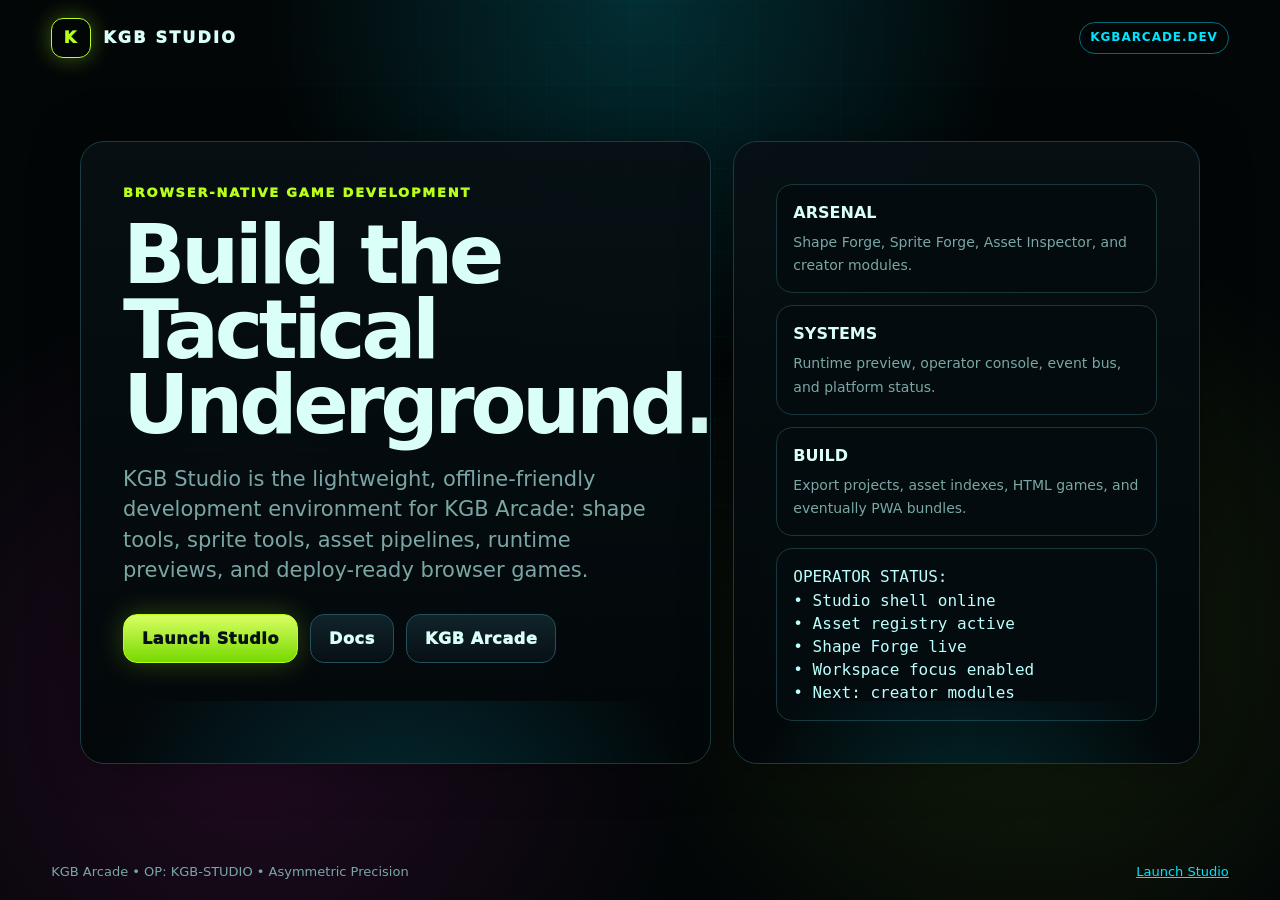
<file: index.html>
<!doctype html>
<html lang="en">
<head>
<meta charset="utf-8">
<meta name="viewport" content="width=device-width,initial-scale=1,viewport-fit=cover">
<link rel="icon" href="icons-KGBA-Logo_small.png" type="image/png">
<title>KGB Studio — Browser-Native Arcade Development</title>
<meta name="description" content="KGB Studio is a browser-native game development environment for KGB Arcade.">
<style>
:root{
  --bg:#020607; --panel:#071014; --line:#1b3b42; --text:#d9fff8;
  --muted:#7aa7a6; --green:#b8ff19; --cyan:#00e5ff; --mag:#ff2bd6;
}
*{box-sizing:border-box}
html,body{
  margin:0; min-height:100%;
  background:
    radial-gradient(circle at 50% 0%,rgba(0,229,255,.18),transparent 34%),
    radial-gradient(circle at 20% 80%,rgba(255,43,214,.12),transparent 36%),
    radial-gradient(circle at 80% 70%,rgba(184,255,25,.10),transparent 34%),
    #020607;
  color:var(--text);
  font:16px/1.45 system-ui,-apple-system,Segoe UI,Roboto,Arial,sans-serif;
}
body:before{
  content:""; position:fixed; inset:0; pointer-events:none;
  background:
    linear-gradient(rgba(0,229,255,.035) 1px,transparent 1px),
    linear-gradient(90deg,rgba(0,229,255,.035) 1px,transparent 1px);
  background-size:42px 42px;
  mask-image:radial-gradient(circle at 50% 35%,#000 0%,transparent 78%);
}
.wrap{min-height:100vh;display:grid;grid-template-rows:auto 1fr auto}
header,footer{
  display:flex;align-items:center;justify-content:space-between;gap:16px;
  padding:18px clamp(18px,4vw,56px);
}
.brand{display:flex;align-items:center;gap:12px;font-weight:1000;letter-spacing:.14em}
.logo{
  width:40px;height:40px;border:1px solid var(--green);border-radius:12px;
  display:grid;place-items:center;color:var(--green);
  box-shadow:0 0 22px rgba(184,255,25,.35);
}
.badge{
  border:1px solid rgba(0,229,255,.45);color:var(--cyan);border-radius:999px;
  padding:6px 10px;font-size:12px;font-weight:900;letter-spacing:.08em;text-transform:uppercase;
}
main{display:grid;place-items:center;padding:28px clamp(18px,4vw,56px) 44px}
.hero{width:min(1120px,100%);display:grid;grid-template-columns:1.15fr .85fr;gap:22px;align-items:stretch}
.panel{
  border:1px solid var(--line);
  background:linear-gradient(180deg,rgba(7,16,20,.92),rgba(2,8,10,.94));
  border-radius:24px;box-shadow:0 0 50px rgba(0,0,0,.35);
  padding:clamp(22px,4vw,42px);position:relative;overflow:hidden;
}
.panel:after{
  content:"";position:absolute;inset:auto -20% -45% -20%;height:55%;
  background:radial-gradient(circle,rgba(0,229,255,.18),transparent 65%);
  pointer-events:none;
}
.eyebrow{color:var(--green);font-weight:1000;letter-spacing:.14em;text-transform:uppercase;font-size:13px}
h1{margin:14px 0 14px;font-size:clamp(42px,7vw,82px);line-height:.92;letter-spacing:-.055em}
.sub{color:var(--muted);max-width:760px;font-size:clamp(17px,2vw,21px)}
.actions{display:flex;flex-wrap:wrap;gap:12px;margin-top:28px}
.btn{
  display:inline-flex;align-items:center;justify-content:center;min-height:48px;
  padding:12px 18px;border-radius:14px;text-decoration:none;font-weight:1000;
  letter-spacing:.04em;border:1px solid #22515b;color:var(--text);
  background:linear-gradient(#10242b,#071014);
}
.btn.primary{
  color:#071014;border-color:var(--green);
  background:linear-gradient(180deg,#d9ff63,#77d900);
  box-shadow:0 0 28px rgba(184,255,25,.24);
}
.btn:hover{border-color:var(--cyan);box-shadow:0 0 20px rgba(0,229,255,.25)}
.grid{display:grid;gap:12px}
.card{border:1px solid #18373d;background:#030b0e;border-radius:16px;padding:16px}
.card b{display:block;margin-bottom:6px;color:var(--text)}
.card span{color:var(--muted);font-size:14px}
.console{font-family:ui-monospace,SFMono-Regular,Menlo,Consolas,monospace;color:#bff;white-space:pre-wrap}
footer{color:var(--muted);font-size:13px}
footer a{color:var(--cyan)}
@media(max-width:860px){
  .hero{grid-template-columns:1fr}
  header,footer{align-items:flex-start;flex-direction:column}
}
</style>
</head>
<body>
<div class="wrap">
<header>
  <div class="brand"><div class="logo">K</div><div>KGB STUDIO</div></div>
  <div class="badge">kgbarcade.dev</div>
</header>

<main>
  <section class="hero">
    <div class="panel">
      <div class="eyebrow">Browser-native game development</div>
      <h1>Build the Tactical Underground.</h1>
      <p class="sub">
        KGB Studio is the lightweight, offline-friendly development environment for KGB Arcade:
        shape tools, sprite tools, asset pipelines, runtime previews, and deploy-ready browser games.
      </p>
      <div class="actions">
        <a class="btn primary" href="./studio/">Launch Studio</a>
        <a class="btn" href="./docs/">Docs</a>
        <a class="btn" href="https://kgbarcade.com" rel="noopener">KGB Arcade</a>
      </div>
    </div>

    <div class="panel">
      <div class="grid">
        <div class="card"><b>ARSENAL</b><span>Shape Forge, Sprite Forge, Asset Inspector, and creator modules.</span></div>
        <div class="card"><b>SYSTEMS</b><span>Runtime preview, operator console, event bus, and platform status.</span></div>
        <div class="card"><b>BUILD</b><span>Export projects, asset indexes, HTML games, and eventually PWA bundles.</span></div>
        <div class="card console">OPERATOR STATUS:
• Studio shell online
• Asset registry active
• Shape Forge live
• Workspace focus enabled
• Next: creator modules</div>
      </div>
    </div>
  </section>
</main>

<footer>
  <div>KGB Arcade • OP: KGB-STUDIO • Asymmetric Precision</div>
  <div><a href="./studio/">Launch Studio</a></div>
</footer>
</div>
</body>
</html>
</file>
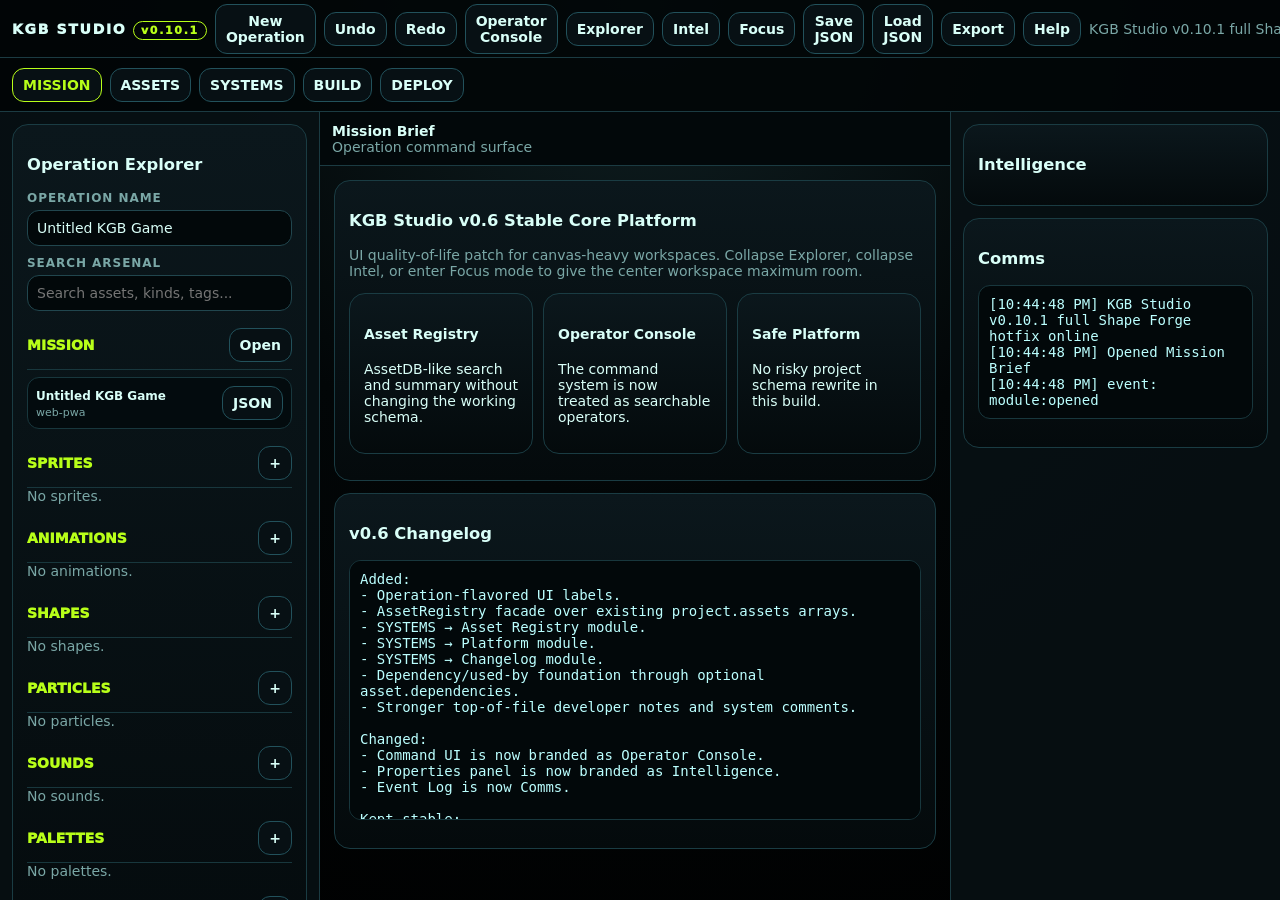
<file: archive/kgb_studio_v0_10_1_full_shape_forge_hotfix.html>
<!doctype html>
<html lang="en">
<head>
<meta charset="utf-8">
<meta name="viewport" content="width=device-width,initial-scale=1">
<title>KGB Studio v0.10.1 - Full Shape Forge Hotfix</title>
<style>
:root{--bg:#020607;--panel:#071014;--line:#1b3b42;--text:#d9fff8;--muted:#7aa7a6;--green:#b8ff19;--cyan:#00e5ff;--mag:#ff2bd6;--orange:#ff8a00}
*{box-sizing:border-box}html,body{height:100%;margin:0;background:radial-gradient(circle at 50% 0%,#102124,#020607 45%,#000);color:var(--text);font:14px system-ui,Segoe UI,Arial;overflow:hidden}
button,input,textarea,select{font:inherit}button{border:1px solid #22515b;background:#071014;color:var(--text);border-radius:12px;padding:8px 10px;font-weight:800;cursor:pointer}button:hover{border-color:var(--cyan)}button.active{border-color:var(--green);color:var(--green)}button.primary{background:linear-gradient(#d9ff63,#77d900);color:#071014;border-color:var(--green)}button.hot{border-color:var(--mag)}input,textarea,select{width:100%;background:#02080a;color:var(--text);border:1px solid #21464e;border-radius:12px;padding:9px}textarea{min-height:110px;font-family:monospace}label{display:block;margin:10px 0 5px;color:var(--muted);font-size:12px;font-weight:900;text-transform:uppercase;letter-spacing:.08em}
.app{height:100%;display:grid;grid-template-rows:58px 54px 1fr}.top,.nav{display:flex;gap:8px;align-items:center;padding:8px 12px;border-bottom:1px solid var(--line);background:rgba(2,6,7,.92);overflow:auto}.brand{font-weight:1000;letter-spacing:.12em;white-space:nowrap}.pill{border:1px solid var(--green);color:var(--green);border-radius:99px;padding:2px 7px;font-size:11px}.status{margin-left:auto;color:var(--muted);white-space:nowrap}.shell{min-height:0;display:grid;grid-template-columns:320px 1fr 330px}.left,.right{min-height:0;overflow:auto;background:rgba(7,16,20,.88);padding:12px;border-right:1px solid var(--line)}.right{border-right:0;border-left:1px solid var(--line)}.center{min-width:0;min-height:0;display:grid;grid-template-rows:54px 1fr}.bar{display:flex;align-items:center;justify-content:space-between;gap:8px;padding:9px 12px;border-bottom:1px solid var(--line);background:#02080a}.work{min-height:0;overflow:auto;padding:14px}.card{background:linear-gradient(#0b171c,#040a0c);border:1px solid #1a3c43;border-radius:16px;padding:14px;margin-bottom:12px}.row{display:flex;gap:8px;align-items:center;flex-wrap:wrap}.grid{display:grid;grid-template-columns:1fr 1fr;gap:12px}.grid3{display:grid;grid-template-columns:repeat(3,1fr);gap:10px}.muted{color:var(--muted)}.treeHead{display:flex;justify-content:space-between;align-items:center;color:var(--green);font-weight:1000;border-bottom:1px solid #18373d;margin-top:10px;padding:7px 0}.treeItem{display:flex;justify-content:space-between;align-items:center;gap:8px;border:1px solid #18373d;border-radius:12px;background:#030b0e;margin:7px 0;padding:8px}.treeItem b{font-size:12px}.treeItem span{font-size:11px;color:var(--muted)}pre{white-space:pre-wrap;max-height:260px;overflow:auto;background:#02080a;border:1px solid #18373d;border-radius:12px;padding:10px;color:#bff}.stage{display:grid;place-items:center;min-height:520px;border:1px solid #18373d;border-radius:18px;background:#000;overflow:hidden}canvas{max-width:100%;height:auto;touch-action:none}.sprite{display:grid;grid-template-columns:1fr 270px;gap:12px}.tools{display:grid;grid-template-columns:1fr 1fr;gap:8px}.moduleCard{border:1px solid #21464e;border-radius:14px;padding:12px;background:#030b0e}.badge{background:var(--green);color:#071014;border-radius:99px;padding:2px 7px;font-size:11px;font-weight:1000}.modalBg{position:fixed;inset:0;display:none;place-items:center;background:rgba(0,0,0,.72);z-index:9;padding:18px}.modalBg.show{display:grid}.modal{max-width:880px;width:100%;max-height:88vh;overflow:auto;background:#061014;border:1px solid var(--cyan);border-radius:18px;padding:16px}.cmd{position:fixed;inset:0;display:none;place-items:start center;background:rgba(0,0,0,.65);z-index:10;padding-top:10vh}.cmd.show{display:grid}.cmdBox{width:min(760px,92vw);background:#061014;border:1px solid var(--cyan);border-radius:18px;padding:12px;box-shadow:0 0 40px rgba(0,229,255,.22)}.cmdItem{padding:10px;border:1px solid #18373d;border-radius:12px;margin-top:8px;background:#030b0e;cursor:pointer}.cmdItem:hover{border-color:var(--green)}.thumb{width:100%;aspect-ratio:1.6;border:1px solid #18373d;border-radius:14px;background:#000;display:grid;place-items:center;overflow:hidden;margin-bottom:10px}.thumb canvas{width:100%;height:100%}.mini{font-size:11px;color:var(--muted)}.tag{display:inline-block;border:1px solid #22515b;border-radius:99px;padding:2px 7px;margin:2px;color:var(--cyan);font-size:11px}.shapeShell{display:grid;grid-template-columns:1fr 280px;gap:12px}.shapeTools{display:grid;grid-template-columns:1fr 1fr;gap:8px}.shapeStage{display:grid;place-items:center;min-height:520px;border:1px solid #18373d;border-radius:18px;background:#000;overflow:hidden}@media(max-width:900px){.shapeShell{grid-template-columns:1fr}.shapeStage{min-height:48vh}}
@media(max-width:900px){.shell{grid-template-columns:1fr;grid-template-rows:auto 1fr auto}.left,.right{max-height:28vh;border:0;border-bottom:1px solid var(--line)}.right{border-top:1px solid var(--line)}.grid,.grid3,.sprite{grid-template-columns:1fr}.status{display:none}.stage{min-height:48vh}}

/*
  Workspace Focus UI
  ------------------
  IMPORTANT FIX:
  Do NOT use display:none on grid children here.

  CSS grid auto-placement will remove display:none items from the grid flow.
  When the left panel disappeared, the center workspace got auto-placed into
  the first 0px column. That is why Explorer collapse created a tiny sliver.

  Instead, keep the left/right grid items present, but collapse their columns
  to 0 and visually hide their contents.
*/
body.left-collapsed .shell{grid-template-columns:0 minmax(0,1fr) 340px}
body.right-collapsed .shell{grid-template-columns:330px minmax(0,1fr) 0}
body.left-collapsed.right-collapsed .shell{grid-template-columns:0 minmax(0,1fr) 0}
body.workspace-focus .shell{grid-template-columns:0 minmax(0,1fr) 0}

body.left-collapsed .left,
body.workspace-focus .left{
  width:0;
  min-width:0;
  padding:0;
  border:0;
  overflow:hidden;
  opacity:0;
  pointer-events:none;
}

body.right-collapsed .right,
body.workspace-focus .right{
  width:0;
  min-width:0;
  padding:0;
  border:0;
  overflow:hidden;
  opacity:0;
  pointer-events:none;
}

body.workspace-focus .workspaceFocusBtn{border-color:var(--green);color:var(--green)}
body.left-collapsed #toggleLeftBtn,body.right-collapsed #toggleRightBtn{border-color:var(--green);color:var(--green)}
.focusHint{font-size:11px;color:var(--muted)}
.shapeList{max-height:170px;overflow:auto;border:1px solid #18373d;border-radius:12px;padding:8px;background:#02080a}
.shapeList label{display:flex;align-items:center;gap:6px;margin:4px 0;color:var(--text);font-size:12px;text-transform:none;letter-spacing:0}
.shapeList input{width:auto}.transformGrid{display:grid;grid-template-columns:1fr 1fr;gap:8px}.transformGrid input{padding:7px;font-size:12px}


/*
  Full Shape Forge host styles.
  The full standalone tool runs inside an iframe so its UI and behavior stay
  isolated from the Studio shell.
*/
.forgeHost{display:grid;grid-template-rows:auto minmax(0,1fr);gap:10px;min-height:calc(100vh - 150px)}
.forgeToolbar{display:flex;gap:8px;align-items:center;flex-wrap:wrap}
.forgeFrame{width:100%;height:calc(100vh - 185px);min-height:680px;border:1px solid #18373d;border-radius:18px;background:#020607}
@media(max-width:900px){.forgeFrame{height:70vh;min-height:620px}}
</style>
</head>
<body>
<div class="app">
<header class="top"><div class="brand">KGB STUDIO <span class="pill">v0.10.1</span></div><button id="newBtn">New Operation</button><button id="undoBtn">Undo</button><button id="redoBtn">Redo</button><button id="cmdBtn">Operator Console</button><button id="toggleLeftBtn" title="Collapse/expand Operation Explorer">Explorer</button><button id="toggleRightBtn" title="Collapse/expand Intelligence/Comms">Intel</button><button id="focusBtn" class="workspaceFocusBtn" title="Focus workspace">Focus</button><button id="saveBtn">Save JSON</button><button id="loadBtn">Load JSON</button><input id="loadInput" type="file" accept=".json" hidden><button id="exportBtn">Export</button><button id="helpBtn">Help</button><div id="status" class="status">Ready.</div></header>
<nav id="nav" class="nav"></nav>
<section class="shell">
<aside class="left"><div class="card"><h3>Operation Explorer</h3><label>Operation Name</label><input id="projectName"><label>Search Arsenal</label><input id="filter" placeholder="Search assets, kinds, tags..."><div id="explorer"></div></div></aside>
<main class="center"><div class="bar"><div><b id="title"></b><div id="subtitle" class="muted"></div></div><div id="actions" class="row"></div></div><div id="work" class="work"></div></main>
<aside class="right"><div class="card"><h3>Intelligence</h3><div id="props" class="muted">No asset selected.</div></div><div class="card"><h3>Comms</h3><pre id="log"></pre></div></aside>
</section>
</div>
<div id="modalBg" class="modalBg"><div class="modal"><div class="row" style="justify-content:space-between"><h2 id="modalTitle">Help</h2><button id="closeModal">Close</button></div><div id="modalBody"></div></div></div>
<div id="cmd" class="cmd"><div class="cmdBox"><input id="cmdSearch" placeholder="Type a command..."><div id="cmdList"></div></div></div>

<script>

/*
===============================================================================
KGB STUDIO v0.10.1 — FULL SHAPE FORGE INTEGRATION HOTFIX

WHY THIS VERSION EXISTS
-----------------------
v0.10 embedded the full standalone Shape Forge, but the outer Studio page went
blank in the browser. The cause was embedded script-closing markup inside the
HTML string. Browsers close script blocks while parsing HTML, even when that
sequence appears inside a JavaScript string.

This hotfix rebuilds from the known-good v0.9 Studio file and escapes embedded
script closers before insertion.

WHAT'S NEW / FIXED IN v0.10.1
-----------------------------
Fixed:
- Studio no longer goes blank when loading the full embedded Shape Forge.
- Embedded script closers are escaped before browser parsing.
- Final HTML is validated to contain only one real outer script closer.

Added:
- Full standalone KGB Shape Forge v6.4 embedded as ASSETS -> Shape Forge.
- Studio bridge for saving full forge projects into Studio assets.
- Download Standalone Forge button.
- Focus Workspace button.
- Undo/Redo timing fix inside the embedded Shape Forge.

REPO ACTION
-----------
Replace /studio/index.html with this file.

SUGGESTED COMMIT
----------------
Hotfix full Shape Forge integration

===============================================================================
*/
const $=s=>document.querySelector(s), $$=s=>[...document.querySelectorAll(s)];
const uid=p=>p+"_"+Date.now().toString(36)+"_"+Math.random().toString(36).slice(2,7);
function esc(s){return String(s??"").replace(/[&<>"']/g,c=>({"&":"&amp;","<":"&lt;",">":"&gt;","\"":"&quot;","'":"&#39;"}[c]||c))}
function safe(s){return String(s||"kgb_project").toLowerCase().replace(/[^a-z0-9]+/g,"_").replace(/^_|_$/g,"")}
function dl(n,t,m="text/plain"){const b=new Blob([t],{type:m}),a=document.createElement("a");a.href=URL.createObjectURL(b);a.download=n;a.click();URL.revokeObjectURL(a.href)}
function project(name="Untitled KGB Game"){const now=new Date().toISOString();return{meta:{name,created:now,updated:now,studioVersion:"0.10.1"},mission:{note:""},assets:{sprites:[],animations:[],shapes:[],particles:[],sounds:[],palettes:[],tiles:[],maps:[],misc:[]},settings:{theme:"kgb-neon",target:"web-pwa"}}}
function norm(p){let b=project(p?.meta?.name);return{...b,...p,meta:{...b.meta,...(p.meta||{})},assets:{...b.assets,...(p.assets||{})},settings:{...b.settings,...(p.settings||{})}}}

/* EVENT BUS: simple pub/sub so modules can emit events without tight coupling. */
const Bus={handlers:{},on(e,fn){(this.handlers[e] ||= []).push(fn)},emit(e,data){(this.handlers[e]||[]).forEach(fn=>fn(data));Studio.log("event: "+e)}};

/* OPERATOR CONSOLE BACKEND: still called Commands internally, but this is our operator search/run system. */
const Commands={
 list:[],
 add(id,label,run){this.list.push({id,label,run})},
 open(){renderCommands();$("#cmd").classList.add("show");$("#cmdSearch").value="";$("#cmdSearch").focus()},
 close(){$("#cmd").classList.remove("show")},
 run(id){let c=this.list.find(x=>x.id===id);if(c){c.run();this.close()}}
};
function renderCommands(){let q=($("#cmdSearch")?.value||"").toLowerCase();$("#cmdList").innerHTML=Commands.list.filter(c=>!q||c.label.toLowerCase().includes(q)||c.id.includes(q)).map(c=>'<div class="cmdItem" data-cmd="'+c.id+'"><b>'+esc(c.label)+'</b><br><span class="muted">'+esc(c.id)+'</span></div>').join("");$("#cmdList").querySelectorAll("[data-cmd]").forEach(x=>x.onclick=()=>Commands.run(x.dataset.cmd))}

/* HISTORY: snapshot-based undo/redo for project-level asset mutations. */
const History={undo:[],redo:[],snapshot(label){Studio.sync();this.undo.push({label,state:JSON.stringify(Studio.state.project)});this.redo=[];updateHistoryButtons()},restore(item){Studio.hydrate(JSON.parse(item.state))},undoIt(){if(!this.undo.length)return;this.redo.push({label:"redo",state:JSON.stringify(Studio.state.project)});this.restore(this.undo.pop());Studio.log("Undo")},redoIt(){if(!this.redo.length)return;this.undo.push({label:"undo",state:JSON.stringify(Studio.state.project)});this.restore(this.redo.pop());Studio.log("Redo")}};
function updateHistoryButtons(){$("#undoBtn").disabled=!History.undo.length;$("#redoBtn").disabled=!History.redo.length}


/*
-------------------------------------------------------------------------------
ASSET REGISTRY FACADE

This is the safe v0.6 version of AssetDB.

Instead of replacing the known-good project.assets arrays, this facade gives us
AssetDB-like capabilities while keeping the existing schema stable.

Later, when we're ready, this can become a true UUID AssetDB. For now it gives:
- all()      -> list every asset across all buckets
- find()     -> search all assets
- get()      -> retrieve an asset by bucket/id
- usedBy()   -> dependency graph foundation
- summary()  -> counts by bucket
-------------------------------------------------------------------------------
*/
const AssetRegistry={
  buckets(){
    return Studio.state.project.assets || {};
  },

  all(){
    const out=[];
    Object.entries(this.buckets()).forEach(([bucket,items])=>{
      (items||[]).forEach(asset=>{
        out.push({bucket,asset});
      });
    });
    return out;
  },

  find(query){
    const q=String(query||"").toLowerCase();
    return this.all().filter(({bucket,asset})=>{
      const text=[
        bucket,
        asset.id,
        asset.name,
        asset.kind,
        asset.adapter,
        ...(asset.tags||[])
      ].join(" ").toLowerCase();
      return !q || text.includes(q);
    });
  },

  get(bucket,id){
    return (this.buckets()[bucket]||[]).find(asset=>asset.id===id);
  },

  usedBy(bucket,id){
    return this.all().filter(({asset})=>{
      return (asset.dependencies||[]).some(dep=>dep.bucket===bucket && dep.id===id);
    });
  },

  summary(){
    const rows={};
    Object.entries(this.buckets()).forEach(([bucket,items])=>{
      rows[bucket]=(items||[]).length;
    });
    return rows;
  }
};

/*
-------------------------------------------------------------------------------
ASSET PREVIEW HELPERS

The Intelligence panel needs a fast way to preview selected assets.

For now:
- Sprite assets with procedural objects are drawn on a mini canvas.
- Other assets get a labeled tactical placeholder card.

This stays intentionally simple so it cannot break the working editor.
-------------------------------------------------------------------------------
*/
function renderAssetPreview(asset,canvas){
  if(!canvas)return;

  const ctx=canvas.getContext("2d");
  ctx.clearRect(0,0,canvas.width,canvas.height);

  // Dark tactical background.
  ctx.fillStyle="#000";
  ctx.fillRect(0,0,canvas.width,canvas.height);

  // Light grid gives every preview the same KGB Studio visual language.
  ctx.strokeStyle="#00e5ff33";
  ctx.lineWidth=1;
  for(let x=0;x<canvas.width;x+=24){
    ctx.beginPath();
    ctx.moveTo(x,0);
    ctx.lineTo(x,canvas.height);
    ctx.stroke();
  }
  for(let y=0;y<canvas.height;y+=24){
    ctx.beginPath();
    ctx.moveTo(0,y);
    ctx.lineTo(canvas.width,y);
    ctx.stroke();
  }

  // Sprite Forge assets currently store procedural objects directly on asset.objects.
  if(asset?.objects?.length){
    ctx.save();
    ctx.scale(0.36,0.36);
    ctx.translate(170,35);

    // Reuse SpriteForge.draw safely by temporarily pointing its ctx at preview ctx.
    const oldCtx=SpriteForge.ctx;
    SpriteForge.ctx=ctx;
    asset.objects.forEach(o=>SpriteForge.draw(o));
    SpriteForge.ctx=oldCtx;

    ctx.restore();
    return;
  }

  // Shape Forge assets store vector objects on asset.shapes.
  if(asset?.shapes?.length && typeof ShapeForge!=="undefined"){
    ctx.save();
    ctx.scale(0.36,0.36);
    ctx.translate(170,35);

    // Reuse ShapeForge.drawShape safely by temporarily pointing its ctx at preview ctx.
    const oldCtx=ShapeForge.ctx;
    ShapeForge.ctx=ctx;
    asset.shapes.forEach(o=>ShapeForge.drawShape(o));
    ShapeForge.ctx=oldCtx;

    ctx.restore();
    return;
  }

  // Generic fallback preview for non-canvas assets.
  ctx.fillStyle="#b8ff19";
  ctx.font="bold 18px system-ui";
  ctx.fillText(String(asset?.kind||"asset").toUpperCase(),20,42);
  ctx.fillStyle="#7aa7a6";
  ctx.font="14px system-ui";
  ctx.fillText(String(asset?.name||"Unnamed Asset"),20,68);
}

/*
-------------------------------------------------------------------------------
DEPENDENCY VIEW HELPERS

Dependencies are optional in this stable schema.

A dependency is expected to look like:
  { bucket: "sprites", id: "sprites_xxxxx" }

This creates the foundation for richer dependency graphs later.
-------------------------------------------------------------------------------
*/
function dependencyLabel(dep){
  if(!dep)return "unknown dependency";
  const target=AssetRegistry.get(dep.bucket,dep.id);
  return target ? (target.name||target.id) : `${dep.bucket}/${dep.id}`;
}


/* STUDIO CORE: owns module registry, adapter registry, shared project state, selection, and mutation helpers. */
const Studio={
 modules:new Map(), adapters:new Map(), state:{project:project(),selection:null},
 log(m){$("#log").textContent="["+new Date().toLocaleTimeString()+"] "+m+"\n"+$("#log").textContent;$("#status").textContent=m},
 register(m){this.modules.set(m.id,m)},
 installAdapter(a){this.adapters.set(a.id,a);this.register(a.toModule())},
 open(id,opt={}){const m=this.modules.get(id);if(!m)return this.log("Missing module "+id);$("#title").textContent=m.title;$("#subtitle").textContent=m.description||"";$("#work").innerHTML="";$("#actions").innerHTML="";$("#props").innerHTML="";m.render?.($("#work"),this,opt);m.actions?.($("#actions"),this,opt);m.properties?.($("#props"),this,opt);$$("[data-section]").forEach(b=>b.classList.toggle("active",b.dataset.section===m.section));Bus.emit("module:opened",{id});this.log("Opened "+m.title)},
 sync(){this.state.project.meta.name=$("#projectName").value.trim()||"Untitled KGB Game";this.state.project.meta.updated=new Date().toISOString()},
 exportProject(){this.sync();return JSON.stringify(this.state.project,null,2)},
 hydrate(p){this.state.project=norm(p);$("#projectName").value=this.state.project.meta.name;renderExplorer();this.renderProps();updateHistoryButtons();this.log("Project loaded")},
 mutate(label,fn){History.snapshot(label);fn();this.sync();renderExplorer();this.renderProps();Bus.emit("project:changed",{label})},
 addAsset(type,a){this.mutate("add "+type,()=>{a.id ||= uid(type);a.created ||= new Date().toISOString();a.updated=new Date().toISOString();this.state.project.assets[type].push(a)});this.log("Saved "+type.slice(0,-1)+": "+a.name);return a},
 find(type,id){return(this.state.project.assets[type]||[]).find(a=>a.id===id)},
 updateAsset(type,id,patch){this.mutate("update asset",()=>{let a=this.find(type,id);if(a)Object.assign(a,patch,{id,updated:new Date().toISOString()})});},
 deleteAsset(type,id){this.mutate("delete asset",()=>{let arr=this.state.project.assets[type]||[],i=arr.findIndex(a=>a.id===id);if(i>=0)arr.splice(i,1);this.state.selection=null})},
 duplicateAsset(type,id){this.mutate("duplicate asset",()=>{let a=this.find(type,id);if(a){let c=JSON.parse(JSON.stringify(a));c.id=uid(type);c.name=(c.name||"Asset")+" Copy";this.state.project.assets[type].push(c)}})},
 selectAsset(type,id){let a=this.find(type,id);if(!a)return;this.state.selection={type,id};this.renderProps();let adapter=[...this.adapters.values()].find(ad=>ad.canOpen?.(a));if(adapter)this.open(adapter.moduleId,{asset:a});else this.log("Selected "+a.name)},
 renderProps(){
  let s=this.state.selection,p=$("#props");

  // Nothing selected: keep Intelligence quiet and clear.
  if(!s){
    p.innerHTML='<div class="muted">No asset selected.</div>';
    return;
  }

  let a=this.find(s.type,s.id);
  if(!a){
    p.textContent="Missing asset";
    return;
  }

  // Optional dependency data. This does not require a schema migration.
  let deps=a.dependencies||[];
  let usedBy=AssetRegistry.usedBy(s.type,s.id);

  // Rich Intelligence panel. This is still backed by the stable v0.5/v0.6 asset shape.
  p.innerHTML=
    '<div class="thumb"><canvas id="assetThumb" width="320" height="200"></canvas></div>'+
    '<label>Name</label><input id="pname" value="'+esc(a.name||"")+'">'+
    '<label>Bucket</label><input disabled value="'+esc(s.type)+'">'+
    '<label>Kind</label><input disabled value="'+esc(a.kind||"asset")+'">'+
    '<label>Folder</label><input id="pfolder" value="'+esc(a.folder||"/")+'">'+
    '<label>Tags comma-separated</label><input id="ptags" value="'+esc((a.tags||[]).join(", "))+'">'+
    '<label>Notes</label><textarea id="pnotes">'+esc(a.notes||"")+'</textarea>'+
    '<div class="row">'+
      '<button class="primary" id="applyP">Apply</button>'+
      '<button id="openP">Open</button>'+
      '<button id="dupeP">Duplicate</button>'+
      '<button class="hot" id="delP">Delete</button>'+
    '</div>'+
    '<p class="mini">ID: '+esc(a.id||"")+'</p>'+
    '<p class="mini">Dependencies: '+deps.length+' • Used by: '+usedBy.length+'</p>'+
    '<div>'+
      deps.map(dep=>'<span class="tag">uses '+esc(dependencyLabel(dep))+'</span>').join("")+
      usedBy.map(item=>'<span class="tag">used by '+esc(item.asset.name||item.asset.id)+'</span>').join("")+
    '</div>'+
    '<label>Raw Asset JSON</label><textarea id="pjson">'+esc(JSON.stringify(a,null,2))+'</textarea>';

  renderAssetPreview(a,$("#assetThumb"));

  // Apply writes the friendly fields back into the raw JSON object, then saves.
  $("#applyP").onclick=()=>{
    try{
      let raw=JSON.parse($("#pjson").value);
      raw.name=$("#pname").value;
      raw.folder=$("#pfolder").value||"/";
      raw.tags=$("#ptags").value.split(",").map(x=>x.trim()).filter(Boolean);
      raw.notes=$("#pnotes").value;
      this.updateAsset(s.type,s.id,raw);
    }catch(e){
      alert(e.message);
    }
  };

  $("#openP").onclick=()=>this.selectAsset(s.type,s.id);
  $("#dupeP").onclick=()=>this.duplicateAsset(s.type,s.id);
  $("#delP").onclick=()=>{
    if(confirm("Delete asset?"))this.deleteAsset(s.type,s.id);
  };
}
};

const sections={MISSION:[["mission.brief","Brief"],["mission.project","Project JSON"]],ASSETS:[["asset.library","Asset Library"],["asset.inspector","Asset Inspector"],["asset.shapeforge","Shape Forge"],["asset.spriteforge","Sprite Forge"],["asset.adapters","Module Adapters"]],SYSTEMS:[["system.runtime","Runtime Preview"],["system.taio","TAIO"],["system.registry","Asset Registry"],["system.platform","Platform"],["system.events","Event Bus"],["system.changelog","Changelog"]],BUILD:[["build.export","Export"],["build.validate","Validate"]],DEPLOY:[["deploy.notes","Deploy Notes"]]};
function renderNav(){let n=$("#nav");n.innerHTML="";Object.keys(sections).forEach(sec=>{let b=document.createElement("button");b.textContent=sec;b.dataset.section=sec;b.onclick=()=>Studio.open(sections[sec][0][0]);n.appendChild(b)})}
function renderExplorer(){let q=($("#filter")?.value||"").toLowerCase(),p=Studio.state.project,root=$("#explorer");let h='<div class="treeHead"><span>MISSION</span><button data-open="mission.brief">Open</button></div><div class="treeItem"><div><b>'+esc(p.meta.name)+'</b><br><span>'+esc(p.settings.target)+'</span></div><button data-open="mission.project">JSON</button></div>';["sprites","animations","shapes","particles","sounds","palettes","tiles","maps"].forEach(type=>{let arr=(p.assets[type]||[]).filter(a=>!q||(a.name||"").toLowerCase().includes(q)||(a.kind||"").toLowerCase().includes(q));h+='<div class="treeHead"><span>'+type.toUpperCase()+'</span><button data-open="'+(type==="sprites"?"asset.spriteforge":type==="shapes"?"asset.shapeforge":"asset.adapters")+'">+</button></div>';h+=arr.length?arr.map(a=>'<div class="treeItem"><div><b>'+esc(a.name||a.id)+'</b><br><span>'+esc(a.kind||"asset")+'</span></div><button data-type="'+type+'" data-id="'+a.id+'">Open</button></div>').join(""):'<div class="muted">No '+type+'.</div>'});root.innerHTML=h;root.querySelectorAll("[data-open]").forEach(b=>b.onclick=()=>Studio.open(b.dataset.open));root.querySelectorAll("[data-id]").forEach(b=>b.onclick=()=>Studio.selectAsset(b.dataset.type,b.dataset.id))}

/* TOOL ADAPTER FACTORY: promotes standalone tools into Studio modules without rewriting them. */
function createToolAdapter(o){return{...o,toModule(){return{id:o.moduleId,section:o.section,title:o.title,description:o.description,render:(r,s,opt)=>o.render(r,s,opt),actions:(r,s,opt)=>{r.innerHTML='<button id="adSave">Save Asset</button><button id="adExport">Export</button>';$("#adSave").onclick=()=>o.save?.(s,opt);$("#adExport").onclick=()=>o.exportAsset?.(s,opt)},properties:(p,s,opt)=>{p.innerHTML=opt?.asset?'<div class="muted">Opened: '+esc(opt.asset.name)+'</div>':'<div class="muted">'+esc(o.title)+' adapter active.</div>'}}}}}

/* SPRITE FORGE LITE: the first embedded canvas asset editor. Kept stable from v0.5. */
const SpriteForge={canvas:null,ctx:null,objects:[],selectedId:null,tool:"select",isDown:false,draft:null,start:null,currentAsset:null,style:{fill:"#ff8a00",stroke:"#b8ff19",weight:4,glow:12},
 init(asset){this.canvas=$("#spriteCanvas");this.ctx=this.canvas.getContext("2d");this.objects=asset?.objects?JSON.parse(JSON.stringify(asset.objects)):[];this.currentAsset=asset||null;this.selectedId=null;this.render();this.canvas.onpointerdown=e=>this.down(e);this.canvas.onpointermove=e=>this.move(e);this.canvas.onpointerup=e=>this.up(e);this.canvas.onpointercancel=e=>this.up(e)},
 pos(e){let r=this.canvas.getBoundingClientRect();return{x:(e.clientX-r.left)*this.canvas.width/r.width,y:(e.clientY-r.top)*this.canvas.height/r.height}},
 down(e){this.canvas.setPointerCapture(e.pointerId);this.isDown=true;let p=this.pos(e);this.start=p;if(this.tool==="select"){let hit=this.hit(p.x,p.y);this.selectedId=hit?.id||null;this.draft=hit?{x:p.x,y:p.y,ox:hit.x,oy:hit.y,pts:hit.points?JSON.parse(JSON.stringify(hit.points)):null}:null;this.render();return}if(this.tool==="pen"){this.draft={type:"path",points:[p],style:{...this.style},id:uid("obj")};return}this.draft={type:this.tool,x:p.x,y:p.y,w:1,h:1,style:{...this.style},id:uid("obj")}},
 move(e){if(!this.isDown)return;let p=this.pos(e);if(this.tool==="select"&&this.selectedId&&this.draft){let o=this.objects.find(x=>x.id===this.selectedId);if(o){if(o.points&&this.draft.pts){let dx=p.x-this.draft.x,dy=p.y-this.draft.y;o.points=this.draft.pts.map(pt=>({x:pt.x+dx,y:pt.y+dy}))}else{o.x=this.draft.ox+(p.x-this.draft.x);o.y=this.draft.oy+(p.y-this.draft.y)}this.render()}return}if(this.tool==="pen"&&this.draft){this.draft.points.push(p);this.render();this.draw(this.draft);return}if(this.draft){this.draft.w=p.x-this.start.x;this.draft.h=p.y-this.start.y;this.render();this.draw(this.draft)}},
 up(){if(!this.isDown)return;this.isDown=false;if(this.draft&&this.tool!=="select"){this.objects.push(this.draft);this.selectedId=this.draft.id;this.draft=null;this.render();Bus.emit("sprite:changed",{})}},
 bounds(o){if(o.type==="path"){let xs=o.points.map(p=>p.x),ys=o.points.map(p=>p.y);return{x:Math.min(...xs)-10,y:Math.min(...ys)-10,w:Math.max(...xs)-Math.min(...xs)+20,h:Math.max(...ys)-Math.min(...ys)+20}}return{x:Math.min(o.x,o.x+o.w),y:Math.min(o.y,o.y+o.h),w:Math.abs(o.w),h:Math.abs(o.h)}},
 hit(x,y){for(let i=this.objects.length-1;i>=0;i--){let b=this.bounds(this.objects[i]);if(x>=b.x&&x<=b.x+b.w&&y>=b.y&&y<=b.y+b.h)return this.objects[i]}return null},
 selected(){return this.objects.find(o=>o.id===this.selectedId)},
 render(){let c=this.canvas,ctx=this.ctx;if(!ctx)return;ctx.clearRect(0,0,c.width,c.height);let bg=ctx.createRadialGradient(256,256,20,256,256,420);bg.addColorStop(0,"#092126");bg.addColorStop(1,"#000");ctx.fillStyle=bg;ctx.fillRect(0,0,c.width,c.height);ctx.strokeStyle="#00e5ff22";for(let x=0;x<c.width;x+=32){ctx.beginPath();ctx.moveTo(x,0);ctx.lineTo(x,c.height);ctx.stroke()}for(let y=0;y<c.height;y+=32){ctx.beginPath();ctx.moveTo(0,y);ctx.lineTo(c.width,y);ctx.stroke()}this.objects.forEach(o=>this.draw(o));let s=this.selected();if(s){let b=this.bounds(s);ctx.save();ctx.setLineDash([8,6]);ctx.strokeStyle="#fff";ctx.strokeRect(b.x-6,b.y-6,b.w+12,b.h+12);ctx.restore()}},
 draw(o){let ctx=this.ctx,s=o.style||this.style;ctx.save();ctx.shadowColor=s.stroke;ctx.shadowBlur=s.glow;ctx.lineWidth=s.weight;ctx.strokeStyle=s.stroke;ctx.fillStyle=s.fill;ctx.beginPath();if(o.type==="rect")ctx.rect(o.x,o.y,o.w,o.h);if(o.type==="ellipse")ctx.ellipse(o.x+o.w/2,o.y+o.h/2,Math.abs(o.w/2),Math.abs(o.h/2),0,0,Math.PI*2);if(o.type==="triangle"){ctx.moveTo(o.x+o.w/2,o.y);ctx.lineTo(o.x+o.w,o.y+o.h);ctx.lineTo(o.x,o.y+o.h);ctx.closePath()}if(o.type==="path"){ctx.moveTo(o.points[0].x,o.points[0].y);for(let i=1;i<o.points.length;i++)ctx.lineTo(o.points[i].x,o.points[i].y)}if(o.type!=="path")ctx.fill();ctx.stroke();ctx.restore()},
 payload(){return{name:$("#sfName")?.value||"Procedural Sprite",kind:"procedural-canvas-sprite",adapter:"sprite-forge",objects:JSON.parse(JSON.stringify(this.objects)),drawFunction:this.exportJS()}},
 exportJS(){return "function drawKGBSprite(ctx){\n  const objects="+JSON.stringify(this.objects,null,2)+";\n  // draw objects here\n}"},
 del(){if(!this.selectedId)return;this.objects=this.objects.filter(o=>o.id!==this.selectedId);this.selectedId=null;this.render();Bus.emit("sprite:changed",{})},dupe(){let o=this.selected();if(!o)return;let n=JSON.parse(JSON.stringify(o));n.id=uid("obj");if(n.points)n.points=n.points.map(p=>({x:p.x+18,y:p.y+18}));else{n.x+=18;n.y+=18}this.objects.push(n);this.selectedId=n.id;this.render();Bus.emit("sprite:changed",{})},clear(){if(confirm("Clear?")){this.objects=[];this.selectedId=null;this.render();Bus.emit("sprite:changed",{})}}
};

Studio.register({id:"mission.brief",section:"MISSION",title:"Mission Brief",description:"Operation command surface",render(r){r.innerHTML='<div class="card"><h3>KGB Studio v0.6 Stable Core Platform</h3><p class="muted">UI quality-of-life patch for canvas-heavy workspaces. Collapse Explorer, collapse Intel, or enter Focus mode to give the center workspace maximum room.</p><div class="grid3"><div class="card"><h4>Asset Registry</h4><p>AssetDB-like search and summary without changing the working schema.</p></div><div class="card"><h4>Operator Console</h4><p>The command system is now treated as searchable operators.</p></div><div class="card"><h4>Safe Platform</h4><p>No risky project schema rewrite in this build.</p></div></div></div><div class="card"><h3>v0.6 Changelog</h3><pre>Added:\n- Operation-flavored UI labels.\n- AssetRegistry facade over existing project.assets arrays.\n- SYSTEMS → Asset Registry module.\n- SYSTEMS → Platform module.\n- SYSTEMS → Changelog module.\n- Dependency/used-by foundation through optional asset.dependencies.\n- Stronger top-of-file developer notes and system comments.\n\nChanged:\n- Command UI is now branded as Operator Console.\n- Properties panel is now branded as Intelligence.\n- Event Log is now Comms.\n\nKept stable:\n- Existing v0.5 project schema.\n- Existing adapters.\n- Existing Sprite Forge Lite.\n- Existing undo/redo and command wiring.\n\nSuggested commit:\nHotfix full Shape Forge integration</pre></div>'}});
Studio.register({id:"mission.project",section:"MISSION",title:"Project JSON",description:"Live project object",render(r){r.innerHTML='<div class="card"><h3>Project JSON</h3><button id="refresh">Refresh</button><pre id="json"></pre></div>';$("#refresh").onclick=()=>$("#json").textContent=Studio.exportProject();$("#refresh").click()}});
Studio.register({id:"asset.library",section:"ASSETS",title:"Asset Library",description:"Manage project assets",render(r){r.innerHTML='<div class="card"><h3>Asset Library</h3><p class="muted">Use the Project Explorer on the left. Select assets to open/edit/delete/duplicate.</p><div class="grid3">'+Object.entries(Studio.state.project.assets).map(([k,v])=>'<div class="card"><h4>'+k+'</h4><p>'+v.length+'</p></div>').join("")+'</div></div>'}});

/*
-------------------------------------------------------------------------------
ASSETS → ASSET INSPECTOR

This module explains/hosts the inspector. The live editable inspector is the
right-side Intelligence panel, because that panel follows the selected asset.
-------------------------------------------------------------------------------
*/
Studio.register({id:"asset.inspector",section:"ASSETS",title:"Asset Inspector",description:"Rich metadata, preview, and dependency inspection",render(r){
  const sel=Studio.state.selection;
  const asset=sel?Studio.find(sel.type,sel.id):null;
  r.innerHTML='<div class="card"><h3>Asset Inspector</h3><p class="muted">Select an asset from Operation Explorer. The right-side Intelligence panel now shows preview, metadata, tags, notes, dependencies, used-by, and raw JSON.</p>'+
    (asset?'<pre>'+esc(JSON.stringify({bucket:sel.type,id:asset.id,name:asset.name,kind:asset.kind,tags:asset.tags||[],dependencies:asset.dependencies||[]},null,2))+'</pre>':'<p>No asset selected.</p>')+
    '</div>';
}});


/*
-------------------------------------------------------------------------------
SHAPE FORGE MODULE

Shape Forge is the canonical vector-shape editor path.

This first stable version is deliberately conservative:
- It uses simple object geometry, not complex boolean path math yet.
- It saves into project.assets.shapes using the existing v0.5/v0.7 schema.
- It provides enough drawing/editing to become useful without risking the shell.
- More advanced boolean operations come later after the stable module pattern holds.

Current shape object model:
{
  id,
  type: "rect" | "roundrect" | "ellipse" | "polygon" | "line" | "path",
  x, y, w, h,
  sides,
  points,
  style:{ fill, stroke, weight, glow, opacity }
}
-------------------------------------------------------------------------------
*/
const ShapeForge={
  canvas:null,
  ctx:null,
  shapes:[],
  selectedId:null,
  tool:"select",
  isDown:false,
  draft:null,
  start:null,
  currentAsset:null,
  transformMode:null,
  transformStart:null,

  style:{
    fill:"#ff8a00",
    stroke:"#00e5ff",
    weight:4,
    glow:10,
    opacity:1,
    sides:3,
    radius:18
  },


  /*
  TRANSFORM GIZMO HELPERS
  -----------------------
  These helpers are intentionally local to Shape Forge for now. Once proven,
  the same pattern can be extracted into a shared Studio transform gizmo.
  */
  handleSize(){return 10},

  selectedBounds(){
    const s=this.selected();
    return s?this.bounds(s):null;
  },

  handlesForBounds(b){
    if(!b)return [];
    const x=b.x,y=b.y,w=b.w,h=b.h,cx=x+w/2,cy=y+h/2,hs=this.handleSize();
    return [
      {id:"nw",x,y},{id:"n",x:cx,y},{id:"ne",x:x+w,y},
      {id:"e",x:x+w,y:cy},{id:"se",x:x+w,y:y+h},{id:"s",x:cx,y:y+h},
      {id:"sw",x,y:y+h},{id:"w",x,y:cy}
    ].map(h=>({...h,size:hs}));
  },

  hitHandle(x,y){
    const b=this.selectedBounds();
    if(!b)return null;
    return this.handlesForBounds(b).find(h=>{
      const r=h.size/2+3;
      return x>=h.x-r&&x<=h.x+r&&y>=h.y-r&&y<=h.y+r;
    })||null;
  },

  drawTransformGizmo(){
    const ctx=this.ctx,b=this.selectedBounds();
    if(!ctx||!b)return;

    ctx.save();
    ctx.setLineDash([8,6]);
    ctx.strokeStyle="#fff";
    ctx.lineWidth=2;
    ctx.strokeRect(b.x-6,b.y-6,b.w+12,b.h+12);

    ctx.setLineDash([]);
    this.handlesForBounds(b).forEach(h=>{
      ctx.fillStyle="#020607";
      ctx.strokeStyle="#b8ff19";
      ctx.lineWidth=2;
      ctx.shadowColor="#b8ff19";
      ctx.shadowBlur=8;
      ctx.beginPath();
      ctx.rect(h.x-h.size/2,h.y-h.size/2,h.size,h.size);
      ctx.fill();
      ctx.stroke();
    });
    ctx.restore();
  },

  beginTransform(handle,p){
    const s=this.selected();
    if(!s)return;
    this.transformMode=handle.id;
    this.transformStart={pointer:p,shape:JSON.parse(JSON.stringify(s)),bounds:this.bounds(s)};
  },

  applyResize(p,lockAspect){
    const s=this.selected(),st=this.transformStart;
    if(!s||!st)return;

    const mode=this.transformMode,b=st.bounds;
    let x=b.x,y=b.y,w=b.w,h=b.h;
    const dx=p.x-st.pointer.x,dy=p.y-st.pointer.y;

    if(mode.includes("e"))w=b.w+dx;
    if(mode.includes("s"))h=b.h+dy;
    if(mode.includes("w")){x=b.x+dx;w=b.w-dx}
    if(mode.includes("n")){y=b.y+dy;h=b.h-dy}

    if(lockAspect&&b.w&&b.h){
      const ratio=b.w/b.h;
      if(Math.abs(w-b.w)>Math.abs(h-b.h))h=w/ratio;
      else w=h*ratio;
    }

    this.applyBoundsToShape(s,{x,y,w,h},st.shape);
    this.refreshTransformFields();
  },

  applyBoundsToShape(shape,bounds,source){
    const src=source||shape;

    if(src.type==="compound"&&src.children){
      const old=this.bounds(src);
      const sx=old.w?bounds.w/old.w:1,sy=old.h?bounds.h/old.h:1;
      const mapPoint=p=>({x:bounds.x+(p.x-old.x)*sx,y:bounds.y+(p.y-old.y)*sy});
      const transformChild=(child)=>{
        const copy=JSON.parse(JSON.stringify(child));
        if(copy.children)copy.children=copy.children.map(transformChild);
        else if(copy.points)copy.points=copy.points.map(mapPoint);
        else if(copy.type==="line"){
          const p1=mapPoint({x:copy.x,y:copy.y}),p2=mapPoint({x:copy.x+copy.w,y:copy.y+copy.h});
          copy.x=p1.x;copy.y=p1.y;copy.w=p2.x-p1.x;copy.h=p2.y-p1.y;
        }else{
          const cb=this.bounds(copy);
          copy.x=bounds.x+(copy.x-old.x)*sx;
          copy.y=bounds.y+(copy.y-old.y)*sy;
          copy.w=(copy.w||cb.w)*sx;
          copy.h=(copy.h||cb.h)*sy;
        }
        return copy;
      };
      shape.children=src.children.map(transformChild);
      return;
    }

    if(src.type==="path"&&src.points){
      const old=this.bounds(src);
      const sx=old.w?bounds.w/old.w:1,sy=old.h?bounds.h/old.h:1;
      shape.points=src.points.map(pt=>({x:bounds.x+(pt.x-old.x)*sx,y:bounds.y+(pt.y-old.y)*sy}));
      return;
    }

    if(src.type==="line"){
      shape.x=bounds.x;shape.y=bounds.y;shape.w=bounds.w;shape.h=bounds.h;
      return;
    }

    shape.x=bounds.x;shape.y=bounds.y;shape.w=bounds.w;shape.h=bounds.h;
  },

  refreshTransformFields(){
    const b=this.selectedBounds();
    if(!b)return;
    const vals={shapeX:b.x,shapeY:b.y,shapeW:b.w,shapeH:b.h};
    Object.entries(vals).forEach(([id,val])=>{
      const el=document.getElementById(id);
      if(el)el.value=Math.round(val);
    });
  },

  applyTransformFields(){
    const s=this.selected();
    if(!s)return;
    this.applyBoundsToShape(s,{
      x:+$("#shapeX").value||0,
      y:+$("#shapeY").value||0,
      w:+$("#shapeW").value||1,
      h:+$("#shapeH").value||1
    },JSON.parse(JSON.stringify(s)));
    this.render();
    Bus.emit("shape:transform",{mode:"fields"});
  },

  mirrorSelected(axis){
    const s=this.selected(),b=this.selectedBounds();
    if(!s||!b)return;
    this.mirrorShape(s,axis,b);
    this.render();
    Bus.emit("shape:transform",{mode:"mirror-"+axis});
  },

  mirrorShape(shape,axis,b){
    const mirrorPoint=pt=>axis==="x"
      ? {x:b.x+b.w-(pt.x-b.x),y:pt.y}
      : {x:pt.x,y:b.y+b.h-(pt.y-b.y)};

    if(shape.type==="compound"&&shape.children){
      shape.children.forEach(child=>this.mirrorShape(child,axis,b));
      return;
    }
    if(shape.points){shape.points=shape.points.map(mirrorPoint);return}
    if(shape.type==="line"){
      const p1=mirrorPoint({x:shape.x,y:shape.y});
      const p2=mirrorPoint({x:shape.x+shape.w,y:shape.y+shape.h});
      shape.x=p1.x;shape.y=p1.y;shape.w=p2.x-p1.x;shape.h=p2.y-p1.y;
      return;
    }
    if(axis==="x")shape.x=b.x+b.w-(shape.x-b.x)-shape.w;
    if(axis==="y")shape.y=b.y+b.h-(shape.y-b.y)-shape.h;
  },

  init(asset){
    this.canvas=$("#shapeCanvas");
    this.ctx=this.canvas.getContext("2d");
    this.shapes=asset?.shapes?JSON.parse(JSON.stringify(asset.shapes)):[];
    this.currentAsset=asset||null;
    this.selectedId=null;
    this.tool="select";
    this.render();

    // Pointer events work for mouse, stylus, and touch.
    this.canvas.onpointerdown=e=>this.down(e);
    this.canvas.onpointermove=e=>this.move(e);
    this.canvas.onpointerup=e=>this.up(e);
    this.canvas.onpointercancel=e=>this.up(e);
  },

  pos(e){
    const r=this.canvas.getBoundingClientRect();
    return {
      x:(e.clientX-r.left)*this.canvas.width/r.width,
      y:(e.clientY-r.top)*this.canvas.height/r.height
    };
  },

  down(e){
    this.canvas.setPointerCapture(e.pointerId);
    this.isDown=true;
    const p=this.pos(e);
    this.start=p;

    // Select/move/resize mode.
    if(this.tool==="select"){
      const handle=this.hitHandle(p.x,p.y);
      if(handle){
        this.beginTransform(handle,p);
        return;
      }

      const hit=this.hit(p.x,p.y);
      this.selectedId=hit?.id||null;
      this.draft=hit?{
        x:p.x,
        y:p.y,
        ox:hit.x,
        oy:hit.y,
        pts:hit.points?JSON.parse(JSON.stringify(hit.points)):null,
        original:hit.type==="compound"?JSON.parse(JSON.stringify(hit)):null
      }:null;
      this.render();
      this.refreshTransformFields();
      return;
    }

    // Pen tool records a point path.
    if(this.tool==="pen"){
      this.draft={
        id:uid("shape"),
        type:"path",
        points:[p],
        style:{...this.style}
      };
      return;
    }

    // All other tools start as rectangle-like bounding boxes.
    this.draft={
      id:uid("shape"),
      type:this.tool,
      x:p.x,
      y:p.y,
      w:1,
      h:1,
      sides:+this.style.sides||3,
      radius:+this.style.radius||18,
      style:{...this.style}
    };
  },

  move(e){
    if(!this.isDown)return;
    const p=this.pos(e);

    // Resize selected shape from a transform handle.
    if(this.transformMode){
      this.applyResize(p,e.shiftKey);
      this.render();
      return;
    }

    // Move existing selected shape.
    if(this.tool==="select"&&this.selectedId&&this.draft){
      const o=this.shapes.find(x=>x.id===this.selectedId);
      if(o){
        if(o.points&&this.draft.pts){
          const dx=p.x-this.draft.x, dy=p.y-this.draft.y;
          o.points=this.draft.pts.map(pt=>({x:pt.x+dx,y:pt.y+dy}));
        }else if(o.type==="compound"){
          const dx=p.x-this.draft.x;
          const dy=p.y-this.draft.y;
          this.translateShape(o,dx,dy,this.draft.original);
        }else{
          o.x=this.draft.ox+(p.x-this.draft.x);
          o.y=this.draft.oy+(p.y-this.draft.y);
        }
        this.render();
      }
      return;
    }

    // Continue path drawing.
    if(this.tool==="pen"&&this.draft){
      this.draft.points.push(p);
      this.render();
      this.drawShape(this.draft);
      return;
    }

    // Resize draft shape from start point to current point.
    if(this.draft){
      this.draft.w=p.x-this.start.x;
      this.draft.h=p.y-this.start.y;
      this.render();
      this.drawShape(this.draft);
    }
  },

  up(){
    if(!this.isDown)return;
    this.isDown=false;

    // Finish transform operation.
    if(this.transformMode){
      this.transformMode=null;
      this.transformStart=null;
      this.render();
      Bus.emit("shape:transform",{mode:"resize"});
      return;
    }

    // Finish draft shape.
    if(this.draft&&this.tool!=="select"){
      this.shapes.push(this.draft);
      this.selectedId=this.draft.id;
      this.draft=null;
      this.render();
      Bus.emit("shape:changed",{});
    }
  },

  bounds(o){
    // Compound shapes are operation groups created by Union/Subtract/Intersect.
    // Their bounds are the union of their child bounds.
    if(o.type==="compound"&&o.children?.length){
      const boxes=o.children.map(c=>this.bounds(c));
      const x1=Math.min(...boxes.map(b=>b.x));
      const y1=Math.min(...boxes.map(b=>b.y));
      const x2=Math.max(...boxes.map(b=>b.x+b.w));
      const y2=Math.max(...boxes.map(b=>b.y+b.h));
      return {x:x1,y:y1,w:x2-x1,h:y2-y1};
    }

    if(o.type==="path"||o.type==="line"){
      const pts=o.type==="line"
        ? [{x:o.x,y:o.y},{x:o.x+o.w,y:o.y+o.h}]
        : o.points;
      const xs=pts.map(p=>p.x), ys=pts.map(p=>p.y);
      return {
        x:Math.min(...xs)-10,
        y:Math.min(...ys)-10,
        w:Math.max(...xs)-Math.min(...xs)+20,
        h:Math.max(...ys)-Math.min(...ys)+20
      };
    }
    return {
      x:Math.min(o.x,o.x+o.w),
      y:Math.min(o.y,o.y+o.h),
      w:Math.abs(o.w),
      h:Math.abs(o.h)
    };
  },

  hit(x,y){
    for(let i=this.shapes.length-1;i>=0;i--){
      const b=this.bounds(this.shapes[i]);
      if(x>=b.x&&x<=b.x+b.w&&y>=b.y&&y<=b.y+b.h)return this.shapes[i];
    }
    return null;
  },

  selected(){
    return this.shapes.find(o=>o.id===this.selectedId);
  },

  render(){
    const c=this.canvas,ctx=this.ctx;
    if(!ctx)return;

    ctx.clearRect(0,0,c.width,c.height);

    // Tactical background.
    const bg=ctx.createRadialGradient(256,256,20,256,256,420);
    bg.addColorStop(0,"#092126");
    bg.addColorStop(1,"#000");
    ctx.fillStyle=bg;
    ctx.fillRect(0,0,c.width,c.height);

    // Grid.
    ctx.strokeStyle="#00e5ff22";
    ctx.lineWidth=1;
    for(let x=0;x<c.width;x+=32){
      ctx.beginPath();ctx.moveTo(x,0);ctx.lineTo(x,c.height);ctx.stroke();
    }
    for(let y=0;y<c.height;y+=32){
      ctx.beginPath();ctx.moveTo(0,y);ctx.lineTo(c.width,y);ctx.stroke();
    }

    // Draw all vector objects.
    this.shapes.forEach(o=>this.drawShape(o));

    // Draw transform handles around the selected object.
    this.drawTransformGizmo();

    // Keep the operation checklist and transform fields in sync with the canvas.
    this.refreshShapeList();
    this.refreshTransformFields();
  },

  drawShape(o){
    const ctx=this.ctx;
    if(!ctx||!o)return;

    // Compound shapes are generated by Union/Subtract/Intersect.
    // We render them through an offscreen canvas so we can use canvas
    // compositing safely without complex geometry libraries.
    if(o.type==="compound"){
      this.drawCompound(o);
      return;
    }

    const s=o.style||this.style;

    ctx.save();
    ctx.globalAlpha=s.opacity ?? 1;
    ctx.shadowColor=s.stroke||"#00e5ff";
    ctx.shadowBlur=s.glow||0;
    ctx.lineWidth=s.weight||2;
    ctx.strokeStyle=s.stroke||"#00e5ff";
    ctx.fillStyle=s.fill||"#ff8a00";

    ctx.beginPath();

    if(o.type==="rect"){
      ctx.rect(o.x,o.y,o.w,o.h);
    }

    if(o.type==="roundrect"){
      this.roundRectPath(ctx,o.x,o.y,o.w,o.h,o.radius||18);
    }

    if(o.type==="ellipse"){
      ctx.ellipse(o.x+o.w/2,o.y+o.h/2,Math.abs(o.w/2),Math.abs(o.h/2),0,0,Math.PI*2);
    }

    if(o.type==="polygon"){
      this.polygonPath(ctx,o.x,o.y,o.w,o.h,o.sides||3);
    }

    if(o.type==="line"){
      ctx.moveTo(o.x,o.y);
      ctx.lineTo(o.x+o.w,o.y+o.h);
    }

    if(o.type==="path"&&o.points?.length){
      ctx.moveTo(o.points[0].x,o.points[0].y);
      for(let i=1;i<o.points.length;i++)ctx.lineTo(o.points[i].x,o.points[i].y);
    }

    if(o.type!=="line"&&o.type!=="path")ctx.fill();
    ctx.stroke();
    ctx.restore();
  },

  roundRectPath(ctx,x,y,w,h,r){
    const x1=Math.min(x,x+w), y1=Math.min(y,y+h);
    const x2=Math.max(x,x+w), y2=Math.max(y,y+h);
    const rr=Math.min(Math.abs(r),Math.abs(x2-x1)/2,Math.abs(y2-y1)/2);
    ctx.moveTo(x1+rr,y1);
    ctx.arcTo(x2,y1,x2,y2,rr);
    ctx.arcTo(x2,y2,x1,y2,rr);
    ctx.arcTo(x1,y2,x1,y1,rr);
    ctx.arcTo(x1,y1,x2,y1,rr);
    ctx.closePath();
  },

  polygonPath(ctx,x,y,w,h,sides){
    const cx=x+w/2, cy=y+h/2;
    const rx=Math.abs(w/2), ry=Math.abs(h/2);
    const n=Math.max(3,Math.min(12,+sides||3));
    for(let i=0;i<n;i++){
      const a=-Math.PI/2+(i/n)*Math.PI*2;
      const px=cx+Math.cos(a)*rx;
      const py=cy+Math.sin(a)*ry;
      if(i===0)ctx.moveTo(px,py);
      else ctx.lineTo(px,py);
    }
    ctx.closePath();
  },


  drawCompound(o){
    const ctx=this.ctx;
    const c=this.canvas || {width:512,height:512};

    const off=document.createElement("canvas");
    off.width=c.width;
    off.height=c.height;
    const oldCtx=this.ctx;
    const ox=off.getContext("2d");

    // Draw into offscreen using the same drawShape method.
    this.ctx=ox;

    if(o.mode==="union"){
      o.children.forEach(child=>this.drawShape(child));
    }

    if(o.mode==="subtract"){
      this.drawShape(o.children[0]);
      ox.globalCompositeOperation="destination-out";
      o.children.slice(1).forEach(child=>this.drawShape(child));
      ox.globalCompositeOperation="source-over";
    }

    if(o.mode==="intersect"){
      this.drawShape(o.children[0]);
      ox.globalCompositeOperation="destination-in";
      o.children.slice(1).forEach(child=>this.drawShape(child));
      ox.globalCompositeOperation="source-over";
    }

    this.ctx=oldCtx;
    ctx.drawImage(off,0,0);
  },

  translateShape(shape,dx,dy,source){
    // Move a shape from a source copy by dx/dy. This avoids drift while dragging.
    const src=source||shape;

    if(shape.type==="compound"&&shape.children&&src.children){
      shape.children=shape.children.map((child,i)=>{
        const copy=JSON.parse(JSON.stringify(child));
        this.translateShape(copy,dx,dy,src.children[i]);
        return copy;
      });
      return;
    }

    if(shape.points&&src.points){
      shape.points=src.points.map(p=>({x:p.x+dx,y:p.y+dy}));
      return;
    }

    shape.x=(src.x||0)+dx;
    shape.y=(src.y||0)+dy;
  },

  selectedForOps(){
    return $$(".shapePick:checked").map(cb=>this.shapes.find(s=>s.id===cb.value)).filter(Boolean);
  },

  refreshShapeList(){
    const list=$("#shapeList");
    if(!list)return;

    list.innerHTML=this.shapes.length
      ? this.shapes.map((s,i)=>'<label><input class="shapePick" type="checkbox" value="'+s.id+'"> '+(i+1)+'. '+esc(s.type)+' <span class="mini">'+esc(s.id)+'</span></label>').join("")
      : '<div class="muted">No shapes yet.</div>';
  },

  shapeOp(mode){
    const picked=this.selectedForOps();

    if(picked.length<2){
      alert("Select at least two shapes in the Shape Objects list first.");
      return;
    }

    const compound={
      id:uid("shape"),
      type:"compound",
      mode,
      children:JSON.parse(JSON.stringify(picked)),
      style:{...this.style}
    };

    const pickedIds=new Set(picked.map(s=>s.id));
    this.shapes=this.shapes.filter(s=>!pickedIds.has(s.id));
    this.shapes.push(compound);
    this.selectedId=compound.id;

    this.render();
    this.refreshShapeList();
    Bus.emit("shape:operation",{mode,count:picked.length});
  },

  applyStyleToSelected(){
    const o=this.selected();
    if(!o)return;
    o.style={...this.style};
    if(o.type==="polygon")o.sides=+this.style.sides||3;
    if(o.type==="roundrect")o.radius=+this.style.radius||18;
    this.render();
  },

  payload(){
    return {
      name:$("#shapeName")?.value||"Shape Asset",
      kind:"vector-shape",
      adapter:"shape-forge",
      folder:"/",
      tags:["shape","vector"],
      notes:"",
      shapes:JSON.parse(JSON.stringify(this.shapes)),
      drawFunction:this.exportJS()
    };
  },

  exportJS(){
    return "function drawKGBShape(ctx){\n  const shapes="+JSON.stringify(this.shapes,null,2)+";\n  // Use KGB Studio Shape Forge renderer or port drawShape logic here.\n}";
  },

  del(){
    if(!this.selectedId)return;
    this.shapes=this.shapes.filter(o=>o.id!==this.selectedId);
    this.selectedId=null;
    this.render();
    Bus.emit("shape:changed",{});
  },

  dupe(){
    const o=this.selected();
    if(!o)return;
    const n=JSON.parse(JSON.stringify(o));
    n.id=uid("shape");
    if(n.points)n.points=n.points.map(p=>({x:p.x+18,y:p.y+18}));
    else{n.x+=18;n.y+=18;}
    this.shapes.push(n);
    this.selectedId=n.id;
    this.render();
    Bus.emit("shape:changed",{});
  },

  clear(){
    if(confirm("Clear Shape Forge canvas?")){
      this.shapes=[];
      this.selectedId=null;
      this.render();
      Bus.emit("shape:changed",{});
    }
  }
};

/*
-------------------------------------------------------------------------------
SHAPE FORGE ADAPTER

This follows the same safe adapter pattern as Sprite Forge:
- render() draws the module UI
- save() writes shape assets into project.assets.shapes
- exportAsset() prints reusable JS
- canOpen() allows shape assets to reopen in Shape Forge
-------------------------------------------------------------------------------
*/
Studio.installAdapter(createToolAdapter({
  id:"shape-forge",
  moduleId:"asset.shapeforge",
  section:"ASSETS",
  title:"Shape Forge",
  description:"Stable vector shape editor for reusable KGB Studio geometry.",
  canOpen:a=>a.adapter==="shape-forge"||a.kind==="vector-shape",

  render(r,s,opt){
    const a=opt?.asset;

    r.innerHTML='<div class="shapeShell">'+
      '<div class="card"><h3>Shape Canvas</h3><div class="shapeStage"><canvas id="shapeCanvas" width="512" height="512"></canvas></div></div>'+
      '<div class="card"><h3>Shape Tools</h3>'+
        '<div class="shapeTools">'+
          '<button data-shape-tool="select" class="active">Select</button>'+
          '<button data-shape-tool="pen">Pen</button>'+
          '<button data-shape-tool="rect">Rect</button>'+
          '<button data-shape-tool="roundrect">Round Rect</button>'+
          '<button data-shape-tool="ellipse">Ellipse</button>'+
          '<button data-shape-tool="polygon">Polygon</button>'+
          '<button data-shape-tool="line">Line</button>'+
          '<button id="shapeDelete">Delete</button>'+
          '<button id="shapeDupe">Duplicate</button>'+
          '<button id="shapeClear" class="hot">Clear</button>'+
        '</div>'+
        '<label>Transform</label>'+
        '<div class="transformGrid">'+
          '<input id="shapeX" type="number" placeholder="X">'+
          '<input id="shapeY" type="number" placeholder="Y">'+
          '<input id="shapeW" type="number" placeholder="W">'+
          '<input id="shapeH" type="number" placeholder="H">'+
        '</div>'+
        '<div class="row">'+
          '<button id="shapeApplyTransform">Apply Transform</button>'+
          '<button id="shapeMirrorX">Mirror X</button>'+
          '<button id="shapeMirrorY">Mirror Y</button>'+
        '</div>'+
        '<div class="mini">Drag handles to resize. Hold Shift to lock aspect ratio.</div>'+
        '<label>Shape Operations</label>'+
        '<div class="row">'+
          '<button id="shapeUnion">Union</button>'+
          '<button id="shapeSubtract">Subtract</button>'+
          '<button id="shapeIntersect">Intersect</button>'+
        '</div>'+
        '<div class="mini">Select 2+ objects below. Subtract uses the first selected object as the base.</div>'+
        '<label>Shape Objects</label><div id="shapeList" class="shapeList"></div>'+
        '<label>Fill</label><input id="shapeFill" type="color" value="#ff8a00">'+
        '<label>Stroke</label><input id="shapeStroke" type="color" value="#00e5ff">'+
        '<label>Stroke Weight</label><input id="shapeWeight" type="range" min="1" max="30" value="4">'+
        '<label>Glow</label><input id="shapeGlow" type="range" min="0" max="60" value="10">'+
        '<label>Opacity</label><input id="shapeOpacity" type="range" min="0.1" max="1" step="0.05" value="1">'+
        '<label>Polygon Sides</label><input id="shapeSides" type="range" min="3" max="12" value="3">'+
        '<label>Corner Radius</label><input id="shapeRadius" type="range" min="0" max="80" value="18">'+
        '<label>Shape Asset Name</label><input id="shapeName" value="'+esc(a?.name||"New Shape Asset")+'">'+
        '<div class="row"><button class="primary" id="shapeSave">'+(a?"Update":"Save")+' Asset</button><button id="shapeExport">Export JS</button></div>'+
      '</div>'+
    '</div><div class="card"><h3>Shape Export</h3><pre id="shapeOut"></pre></div>';

    ShapeForge.init(a);

    $$("[data-shape-tool]").forEach(b=>b.onclick=()=>{
      $$("[data-shape-tool]").forEach(x=>x.classList.remove("active"));
      b.classList.add("active");
      ShapeForge.tool=b.dataset.shapeTool;
    });

    const syncStyle=()=>{
      ShapeForge.style={
        fill:$("#shapeFill").value,
        stroke:$("#shapeStroke").value,
        weight:+$("#shapeWeight").value,
        glow:+$("#shapeGlow").value,
        opacity:+$("#shapeOpacity").value,
        sides:+$("#shapeSides").value,
        radius:+$("#shapeRadius").value
      };
      ShapeForge.applyStyleToSelected();
    };

    ["shapeFill","shapeStroke","shapeWeight","shapeGlow","shapeOpacity","shapeSides","shapeRadius"].forEach(id=>{
      $("#"+id).oninput=syncStyle;
    });

    $("#shapeDelete").onclick=()=>ShapeForge.del();
    $("#shapeDupe").onclick=()=>ShapeForge.dupe();
    $("#shapeClear").onclick=()=>ShapeForge.clear();
    $("#shapeUnion").onclick=()=>ShapeForge.shapeOp("union");
    $("#shapeSubtract").onclick=()=>ShapeForge.shapeOp("subtract");
    $("#shapeIntersect").onclick=()=>ShapeForge.shapeOp("intersect");
    $("#shapeApplyTransform").onclick=()=>ShapeForge.applyTransformFields();
    $("#shapeMirrorX").onclick=()=>ShapeForge.mirrorSelected("x");
    $("#shapeMirrorY").onclick=()=>ShapeForge.mirrorSelected("y");

    $("#shapeSave").onclick=()=>{
      const payload=ShapeForge.payload();
      if(a?.id)Studio.updateAsset("shapes",a.id,payload);
      else Studio.addAsset("shapes",payload);
    };

    $("#shapeExport").onclick=()=>$("#shapeOut").textContent=ShapeForge.exportJS();
  },

  save(){
    const payload=ShapeForge.payload();
    if(ShapeForge.currentAsset?.id)Studio.updateAsset("shapes",ShapeForge.currentAsset.id,payload);
    else Studio.addAsset("shapes",payload);
  },

  exportAsset(){
    $("#shapeOut").textContent=ShapeForge.exportJS();
  }
}));

Studio.register({id:"asset.adapters",section:"ASSETS",title:"Module Adapters",description:"Promoted tool registry",render(r){r.innerHTML='<div class="card"><h3>Adapter Registry</h3><p class="muted">Adapters are wrappers. Each one defines render, save, load/open, export, and asset compatibility.</p><div class="grid">'+[...Studio.adapters.values()].map(a=>'<div class="moduleCard"><div class="row" style="justify-content:space-between"><h4>'+esc(a.title)+'</h4><span class="badge">INSTALLED</span></div><p>'+esc(a.description)+'</p><button data-open="'+a.moduleId+'">Open</button></div>').join("")+'<div class="moduleCard"><h4>Next</h4><p>TAIO, Particle Forge, Sound Forge, Palette Forge, Tile Forge, GIF Forge, Asset Slicer, PWA Tester, ZIP Tool.</p></div></div></div>';r.querySelectorAll("[data-open]").forEach(b=>b.onclick=()=>Studio.open(b.dataset.open))}});

Studio.installAdapter(createToolAdapter({id:"sprite-forge",moduleId:"asset.spriteforge",section:"ASSETS",title:"Sprite Forge",description:"Promoted procedural canvas sprite tool",canOpen:a=>a.adapter==="sprite-forge"||a.kind==="procedural-canvas-sprite",
render(r,s,opt){let a=opt?.asset;r.innerHTML='<div class="sprite"><div class="card"><h3>Canvas</h3><div class="stage"><canvas id="spriteCanvas" width="512" height="512"></canvas></div></div><div class="card"><h3>Tools</h3><div class="tools"><button data-tool="select" class="active">Select</button><button data-tool="pen">Pen</button><button data-tool="rect">Rect</button><button data-tool="ellipse">Ellipse</button><button data-tool="triangle">Triangle</button><button id="del">Delete</button><button id="dupe">Duplicate</button><button id="clear" class="hot">Clear</button></div><label>Fill</label><input id="fill" type="color" value="#ff8a00"><label>Stroke</label><input id="stroke" type="color" value="#b8ff19"><label>Weight</label><input id="weight" type="range" min="1" max="24" value="4"><label>Glow</label><input id="glow" type="range" min="0" max="50" value="12"><label>Sprite Name</label><input id="sfName" value="'+esc(a?.name||"New Procedural Sprite")+'"><div class="row"><button class="primary" id="saveSprite">'+(a?"Update":"Save")+' Asset</button><button id="exportJS">Export JS</button></div></div></div><div class="card"><h3>Export</h3><pre id="spriteOut"></pre></div>';SpriteForge.init(a);$$("[data-tool]").forEach(b=>b.onclick=()=>{$$("[data-tool]").forEach(x=>x.classList.remove("active"));b.classList.add("active");SpriteForge.tool=b.dataset.tool});["fill","stroke","weight","glow"].forEach(id=>$("#"+id).oninput=()=>{SpriteForge.style={fill:$("#fill").value,stroke:$("#stroke").value,weight:+$("#weight").value,glow:+$("#glow").value};let o=SpriteForge.selected();if(o){o.style={...SpriteForge.style};SpriteForge.render()}});$("#del").onclick=()=>SpriteForge.del();$("#dupe").onclick=()=>SpriteForge.dupe();$("#clear").onclick=()=>SpriteForge.clear();$("#saveSprite").onclick=()=>{let payload=SpriteForge.payload();if(a?.id)Studio.updateAsset("sprites",a.id,payload);else Studio.addAsset("sprites",payload)};$("#exportJS").onclick=()=>$("#spriteOut").textContent=SpriteForge.exportJS()},
save(){let p=SpriteForge.payload();if(SpriteForge.currentAsset?.id)Studio.updateAsset("sprites",SpriteForge.currentAsset.id,p);else Studio.addAsset("sprites",p)},exportAsset(){$("#spriteOut").textContent=SpriteForge.exportJS()}}));

Studio.register({id:"system.runtime",section:"SYSTEMS",title:"Runtime Preview",description:"Preview saved sprite asset",render(r){r.innerHTML='<div class="card"><h3>Runtime Preview</h3><div class="stage"><canvas id="run" width="720" height="420"></canvas></div></div>';let c=$("#run"),ctx=c.getContext("2d");function loop(t){ctx.clearRect(0,0,c.width,c.height);ctx.fillStyle="#000";ctx.fillRect(0,0,c.width,c.height);ctx.strokeStyle="#00e5ff33";for(let x=0;x<c.width;x+=40){ctx.beginPath();ctx.moveTo(x,0);ctx.lineTo(x,c.height);ctx.stroke()}let spr=Studio.state.project.assets.sprites.at(-1);if(spr?.objects){ctx.save();ctx.translate(100+Math.sin(t/600)*30,0);let old=SpriteForge.ctx;SpriteForge.ctx=ctx;spr.objects.forEach(o=>SpriteForge.draw(o));SpriteForge.ctx=old;ctx.restore()}else{ctx.fillStyle="#b8ff19";ctx.fillText("Save a sprite asset first.",30,40)}requestAnimationFrame(loop)}loop(0)}});
Studio.register({id:"system.taio",section:"SYSTEMS",title:"TAIO",description:"Placeholder adapter",render(r){r.innerHTML='<div class="card"><h3>TAIO Placeholder</h3><textarea id="tin"></textarea><button onclick="tout.textContent=btoa(unescape(encodeURIComponent(tin.value)))">Base64</button><pre id="tout"></pre></div>'}});
Studio.register({id:"system.events",section:"SYSTEMS",title:"Event Bus",description:"Module event monitor",render(r){r.innerHTML='<div class="card"><h3>Event Bus</h3><p class="muted">Modules emit events here. This lets our LEGO pieces talk without being tangled together.</p><pre id="eventsOut">Open modules and edit assets to see events in the log.</pre></div>'}});

/*
-------------------------------------------------------------------------------
SYSTEMS → ASSET REGISTRY

This is a read-only operational view of every asset in the current project.
It proves the AssetDB idea without migrating the schema yet.
-------------------------------------------------------------------------------
*/
Studio.register({id:"system.registry",section:"SYSTEMS",title:"Asset Registry",description:"Safe AssetDB facade over current project assets",render(r){
  const query=$("#filter")?.value||"";
  const found=AssetRegistry.find(query);
  const summary=AssetRegistry.summary();
  r.innerHTML='<div class="card"><h3>Asset Registry</h3><p class="muted">This is the safe v0.6 AssetDB layer. It indexes the existing project.assets arrays instead of replacing them.</p><div class="grid3">'+Object.entries(summary).map(([k,v])=>'<div class="card"><h4>'+esc(k)+'</h4><p>'+v+'</p></div>').join("")+'</div></div><div class="card"><h3>Search Results</h3><pre>'+esc(JSON.stringify(found.map(x=>({bucket:x.bucket,id:x.asset.id,name:x.asset.name,kind:x.asset.kind,adapter:x.asset.adapter,dependencies:x.asset.dependencies||[]})),null,2))+'</pre></div>';
}});

/*
-------------------------------------------------------------------------------
SYSTEMS → PLATFORM

This module documents what the Studio platform currently knows how to do.
It is intentionally simple and safe.
-------------------------------------------------------------------------------
*/
Studio.register({id:"system.platform",section:"SYSTEMS",title:"Platform",description:"Core platform status and registered capabilities",render(r){
  r.innerHTML='<div class="card"><h3>Platform Status</h3><div class="grid3"><div class="card"><h4>Modules</h4><p>'+Studio.modules.size+'</p></div><div class="card"><h4>Adapters</h4><p>'+Studio.adapters.size+'</p></div><div class="card"><h4>Operators</h4><p>'+Commands.list.length+'</p></div></div></div><div class="card"><h3>Registered Modules</h3><pre>'+esc(JSON.stringify([...Studio.modules.keys()],null,2))+'</pre></div><div class="card"><h3>Registered Adapters</h3><pre>'+esc(JSON.stringify([...Studio.adapters.keys()],null,2))+'</pre></div>';
}});

/*
-------------------------------------------------------------------------------
SYSTEMS → CHANGELOG

Every release should have commit-ready notes visible inside the app.
-------------------------------------------------------------------------------
*/
Studio.register({id:"system.changelog",section:"SYSTEMS",title:"Changelog",description:"Commit notes for this build",render(r){
  r.innerHTML='<div class="card"><h3>KGB Studio v0.10.1 Changelog</h3><pre>Added:\\n- Operation-flavored UI labels.\\n- AssetRegistry facade over current project.assets arrays.\\n- SYSTEMS → Asset Registry module.\\n- SYSTEMS → Platform module.\\n- SYSTEMS → Changelog module.\\n- Dependency graph foundation using optional asset.dependencies.\\n- Over-commented developer notes and system section comments.\\n\\nChanged:\\n- Command button renamed Operator Console.\\n- Project Explorer renamed Operation Explorer.\\n- Properties renamed Intelligence.\\n- Event Log renamed Comms.\\n\\nKept stable:\\n- v0.5 project schema.\\n- v0.5 adapter system.\\n- v0.5 Sprite Forge Lite.\\n- v0.5 command/history/event wiring.\\n\\nSuggested commit:\\nAdd KGB Studio v0.6 stable core platform</pre></div>';
}});


Studio.register({id:"build.export",section:"BUILD",title:"Export Center",description:"Export project and assets",render(r){r.innerHTML='<div class="card"><h3>Export</h3><button class="primary" id="dlp">Download Project JSON</button><button id="dla">Download Asset Index</button><pre>v0.5 exports project JSON and asset index.</pre></div>';$("#dlp").onclick=()=>dl(safe(Studio.state.project.meta.name)+".kgbproject.json",Studio.exportProject(),"application/json");$("#dla").onclick=()=>dl(safe(Studio.state.project.meta.name)+"_assets.json",JSON.stringify(Studio.state.project.assets,null,2),"application/json")}});
Studio.register({id:"build.validate",section:"BUILD",title:"Validator",description:"Check project",render(r){r.innerHTML='<div class="card"><h3>Validator</h3><button id="val">Run</button><pre id="vout"></pre></div>';$("#val").onclick=()=>$("#vout").textContent=Object.entries(Studio.state.project.assets).map(([k,v])=>k+": "+v.length).join("\n")}});
Studio.register({id:"deploy.notes",section:"DEPLOY",title:"Deploy Notes",description:"Repo and domain notes",render(r){r.innerHTML='<div class="card"><h3>Deploy Notes</h3><pre>Use kgbarcade.dev for KGB Studio.\nKeep repo private while prototyping.\nFor now, put this file at repo root as index.html.</pre></div>'}});


/*
-------------------------------------------------------------------------------
LAYOUT CONTROLS

The Studio shell has three columns:
- left: Operation Explorer
- center: active module workspace
- right: Intelligence / Comms

Canvas-heavy tools need more space, so these controls let the user collapse
either sidebar or enter full workspace focus mode. This is intentionally done
with body classes so it stays safe and does not disturb module code.
-------------------------------------------------------------------------------
*/
const LayoutControls={
  toggleLeft(){
    document.body.classList.toggle("left-collapsed");
    // Leaving focus mode when manually toggling a panel makes the behavior clearer.
    document.body.classList.remove("workspace-focus");
    Studio.log(document.body.classList.contains("left-collapsed")?"Explorer collapsed":"Explorer expanded");
  },

  toggleRight(){
    document.body.classList.toggle("right-collapsed");
    document.body.classList.remove("workspace-focus");
    Studio.log(document.body.classList.contains("right-collapsed")?"Intel collapsed":"Intel expanded");
  },

  toggleFocus(){
    document.body.classList.toggle("workspace-focus");
    Studio.log(document.body.classList.contains("workspace-focus")?"Workspace focus enabled":"Workspace focus disabled");
  },

  reset(){
    document.body.classList.remove("left-collapsed","right-collapsed","workspace-focus");
    Studio.log("Workspace layout reset.");
  }
};

/* OPERATOR REGISTRATION: add searchable actions to the Operator Console. */
const KGB_FULL_SHAPE_FORGE_HTML="<!doctype html>\n<html lang=\"en\">\n<head>\n<meta charset=\"utf-8\" />\n<meta name=\"viewport\" content=\"width=device-width,initial-scale=1,maximum-scale=1,user-scalable=no\" />\n<title>KGB Shape Forge v6.4 \u2014 Studio Integrated</title>\n<style>\n:root{--bg:#05090a;--panel:#0b1418;--panel2:#071014;--line:#1b3d45;--txt:#d9fbff;--muted:#87aeb6;--hot:#9cff00;--cyan:#00eaff;--orange:#ff9700;--bad:#ff4766;--warn:#ffc400}\n*{box-sizing:border-box}html,body{margin:0;height:100%;background:var(--bg);color:var(--txt);font-family:system-ui,Segoe UI,Roboto,Arial,sans-serif;overflow:hidden}body{display:grid;grid-template-rows:auto 1fr}.topbar{height:48px;display:flex;align-items:center;justify-content:space-between;gap:8px;background:#071014;border-bottom:1px solid var(--line);padding:6px 9px}.brand{color:var(--hot);font-weight:950;letter-spacing:.06em;white-space:nowrap}.topActions{display:flex;gap:6px;align-items:center;overflow:auto}.small{font-size:12px;color:var(--muted);line-height:1.35}.tinyNote{font-size:11px;color:var(--muted)}main{min-height:0;display:grid;grid-template-columns:310px 1fr 340px}.panel{min-height:0;overflow:auto;background:var(--panel);padding:8px;border-right:1px solid var(--line)}.right{border-left:1px solid var(--line);border-right:0}.stage{position:relative;display:grid;place-items:center;min-height:0;background:radial-gradient(circle at 50% 44%,#0b221e,#020506 72%,#000);overflow:hidden}.wrap{position:relative}canvas{width:min(76vh,76vw,768px);height:min(76vh,76vw,768px);background:#020506;border:1px solid #12343b;box-shadow:0 0 24px #00eaff2e;touch-action:none}.hud{position:absolute;left:8px;bottom:8px;right:8px;background:#0009;border:1px solid #173941;border-radius:10px;padding:6px;color:#9bd5dc;font-size:11px;pointer-events:none}.row{display:flex;gap:7px;align-items:center;flex-wrap:wrap;margin:7px 0}.grid{display:grid;grid-template-columns:1fr 1fr;gap:7px}.three{display:grid;grid-template-columns:1fr 1fr 1fr;gap:7px}.col{display:grid;gap:8px;margin:8px 0}button,.filebtn{touch-action:manipulation;background:#102229;color:var(--txt);border:1px solid #24515a;border-radius:10px;padding:8px 9px;font-weight:850;cursor:pointer;user-select:none;min-height:36px}button:hover,.filebtn:hover{border-color:var(--cyan)}button.active{outline:2px solid var(--hot);box-shadow:0 0 13px #9cff0055}button.primary{background:#143000;border-color:#79ff00;color:#ebffd7}button.warn{background:#321f05;border-color:var(--orange)}button.danger{background:#32101b;border-color:var(--bad)}button.tiny{font-size:12px;padding:5px 7px;min-height:30px}input,select,textarea{width:100%;background:#061015;color:var(--txt);border:1px solid #24454d;border-radius:8px;padding:8px}input[type=color]{height:38px;padding:3px}input[type=range]{padding:0}.check{display:flex;gap:7px;align-items:center}.check input{width:auto}.palette{display:grid;grid-template-columns:repeat(6,1fr);gap:6px}.swatch{height:28px;border:2px solid #16333a;border-radius:8px;cursor:pointer}.swatch.sel{outline:2px solid white}.hidden{display:none!important}hr{border:0;border-top:1px solid #17323a;margin:10px 0}.pill{display:inline-block;border:1px solid #244d55;border-radius:999px;background:#071116;color:#b2edf4;font-size:12px;padding:4px 8px;margin:2px}.layerItem{border:1px solid #1d3e46;border-radius:8px;padding:7px;background:#071116;margin:5px 0}.layerItem b{color:#eaffd0}textarea{height:220px;font:12px ui-monospace,SFMono-Regular,Consolas,monospace;white-space:pre}.hint{position:fixed;z-index:20;max-width:min(360px,92vw);background:#020506;border:1px solid var(--cyan);box-shadow:0 0 18px #00eaff55;border-radius:12px;padding:10px;color:#dffcff;font-size:13px;display:none}.hint b{color:var(--hot)}\n.modal{position:fixed;inset:0;z-index:50;display:none;place-items:center;background:rgba(0,0,0,.72);padding:14px}.modal.show{display:grid}.modalCard{width:min(860px,96vw);max-height:88vh;overflow:auto;background:#071014;border:1px solid var(--cyan);border-radius:16px;box-shadow:0 0 30px #00eaff55;color:var(--txt)}.modalHead{position:sticky;top:0;display:flex;justify-content:space-between;align-items:center;gap:10px;background:#09171c;border-bottom:1px solid #1b3d45;padding:10px 12px}.modalHead b{color:var(--hot);letter-spacing:.04em}.modalBody{padding:12px 14px;line-height:1.45}.modalBody h3{color:#cffaff;margin:14px 0 6px}.modalBody ul{margin:6px 0 10px 20px;padding:0}.modalBody li{margin:4px 0}.modalBody code{background:#020506;border:1px solid #173941;border-radius:5px;padding:1px 4px;color:#fff400}.kbd{display:inline-block;border:1px solid #28535b;border-bottom-width:3px;border-radius:5px;padding:0 5px;background:#0b1a20;color:#dffcff;font-weight:800}\ndetails{border:1px solid #173941;border-radius:12px;background:#081217;margin:8px 0;overflow:hidden}summary{list-style:none;cursor:pointer;padding:10px 11px;font-weight:950;color:#cffaff;background:#0a1a20;border-bottom:1px solid #173941}summary::-webkit-details-marker{display:none}summary:after{content:'+';float:right;color:var(--hot)}details[open] summary:after{content:'\u2013'}details .inside{padding:8px}.miniBar{display:flex;gap:6px;overflow:auto;padding-bottom:2px}.miniBar button{white-space:nowrap}.compactLabel{font-size:11px;color:#9bc4ca;text-transform:uppercase;letter-spacing:.04em;margin-top:4px}.styleBox{border:1px solid #173941;border-radius:12px;padding:8px;background:#071116}.styleGrid{display:grid;grid-template-columns:1fr 1fr;gap:8px}.styleButtons{display:grid;grid-template-columns:1fr 1fr 1fr;gap:6px}.styleButtons.wide{grid-template-columns:1fr 1fr 1fr 1fr 1fr}.quickTools{display:grid;grid-template-columns:repeat(3,1fr);gap:7px}.quickTools button{padding:7px 4px;font-size:12px}\n@media(max-width:1050px){html,body{overflow:hidden}.topbar{height:44px}.brand{font-size:14px}.topActions button{font-size:12px;padding:5px 7px;min-height:30px}main{display:grid;grid-template-rows:50vh 50vh;grid-template-columns:50% 50%;min-height:0}.stage{grid-row:1;grid-column:1 / span 2;height:50vh;position:sticky;top:0;z-index:2}.panel{grid-row:2;grid-column:1;height:50vh;min-width:0;overflow:auto;border:0;border-top:1px solid var(--line);border-right:1px solid var(--line);padding:7px}.right{grid-row:2;grid-column:2;height:50vh;min-width:0;overflow:auto;border:0;border-top:1px solid var(--line);padding:7px}canvas{width:min(96vw,49vh);height:min(96vw,49vh)}.hud{font-size:10px;padding:5px}.grid,.three,.styleGrid,.styleButtons,.styleButtons.wide{grid-template-columns:1fr}.row{gap:6px}.row button,.row .filebtn{flex:1 1 auto}.quickTools{grid-template-columns:1fr 1fr}.palette{grid-template-columns:repeat(4,1fr)}summary{padding:9px}.inside{padding:7px}.desktopOnly{display:none!important}}\n</style>\n</head>\n<body>\n<header class=\"topbar\">\n  <div class=\"brand\">KGB SHAPE FORGE v6.4</div>\n  <div class=\"topActions\">\n    <button id=\"undoBtn\" class=\"tiny\" data-hint=\"Undo the last drawing/edit step.\">Undo</button>\n    <button id=\"redoBtn\" class=\"tiny\" data-hint=\"Redo the last undone step.\">Redo</button>\n    <button id=\"helpBtn\" class=\"tiny primary\" data-hint=\"Open the built-in README/help guide.\">Help</button>\n    <button id=\"clearBtn\" class=\"tiny danger\" data-hint=\"Clear the project canvas.\">Clear</button>\n  </div>\n</header>\n<main>\n<section class=\"panel\">\n  <details open>\n    <summary>Tools</summary>\n    <div class=\"inside\">\n      <div class=\"quickTools\" id=\"tools\">\n        <button data-tool=\"select\" class=\"active\" data-hint=\"Select objects. Drag to move. Use corner handles to scale, the top handle to rotate, and multi-select for shape operations.\">Select</button>\n        <button data-tool=\"pen\" data-hint=\"Freehand pen. Creates a procedural path using current stroke, width, glow, and opacity.\">Pen</button>\n        <button data-tool=\"smooth\" data-hint=\"Smooth pen. Records hand movement, then exports smoother quadratic curves.\">Smooth</button>\n        <button data-tool=\"line\" data-hint=\"Straight line tool. Drag from start to end.\">Line</button>\n        <button data-tool=\"bezier\" data-hint=\"Bezier tool. Tap start, control 1, control 2, end. Hit Finish Bezier when done.\">Bezier</button>\n        <button data-tool=\"bucket\" data-hint=\"Fill bucket. If objects are selected, changes their fill/stroke. If nothing selected, adds a background fill object.\">Bucket</button>\n        <button data-tool=\"ellipse\" data-hint=\"Ellipse/circle tool. Drag to size. Turn Shape Fill ON for filled ellipses.\">Ellipse</button>\n        <button data-tool=\"rect\" data-hint=\"Rounded rectangle tool. Drag to size. Use radius slider for corner roundness.\">Round Rect</button>\n        <button data-tool=\"poly\" data-hint=\"Rounded polygon tool. Pick side count, drag to size, and use roundness to soften corners.\">Polygon</button>\n        <button data-tool=\"eraser\" data-hint=\"Eraser draws destination-out strokes. Useful for carving visual gaps.\">Eraser</button>\n      </div>\n      <div class=\"row\"><button id=\"finishBezierBtn\" class=\"tiny\" data-hint=\"Turns placed Bezier points into one curve object.\">Finish Bezier</button><button id=\"clearBezierBtn\" class=\"tiny\" data-hint=\"Clears Bezier points without making a shape.\">Clear Bezier</button></div>\n      <div class=\"row\"><button id=\"fillToggle\" data-hint=\"When ON, new ellipses, rectangles, and polygons use the Fill Color.\">Shape Fill: OFF</button><button id=\"mirrorToggle\" data-hint=\"When ON, drawing on one side also creates a mirrored partner across the centerline.\">Mirror: OFF</button></div>\n      <div class=\"tinyNote\" id=\"toolHelp\">Hold a button for a hint. Desktop hover works too.</div>\n    </div>\n  </details>\n\n  <details open>\n    <summary>Stroke / Fill</summary>\n    <div class=\"inside styleBox\">\n      <div class=\"styleGrid\">\n        <label><span class=\"compactLabel\">Stroke</span><input id=\"strokeColor\" type=\"color\" value=\"#ff9700\"></label>\n        <label><span class=\"compactLabel\">Fill</span><input id=\"fillColor\" type=\"color\" value=\"#05090a\"></label>\n      </div>\n      <div class=\"palette\" id=\"palette\"></div>\n      <div class=\"styleButtons wide\"><button id=\"applyStrokeBtn\" class=\"tiny\" title=\"Apply current stroke color to selected objects.\">Stroke Color</button><button id=\"applyStrokeWidthBtn\" class=\"tiny\" title=\"Apply current line width to selected objects.\">Stroke Width</button><button id=\"applyStrokeBothBtn\" class=\"tiny\" title=\"Apply current stroke color and line width to selected objects.\">Stroke Both</button><button id=\"applyFillBtn\" class=\"tiny\" title=\"Apply current fill color to selected objects.\">Fill</button><button id=\"applyAllStyleBtn\" class=\"tiny primary\" title=\"Apply stroke, fill, width, glow, and opacity to selected objects.\">All Style</button></div>\n      <label>Line width <input id=\"lineWidth\" type=\"range\" min=\"1\" max=\"54\" value=\"7\"><span id=\"lineWidthVal\" class=\"small\"></span></label>\n      <label>Glow blur <input id=\"glowBlur\" type=\"range\" min=\"0\" max=\"80\" value=\"18\"><span id=\"glowBlurVal\" class=\"small\"></span></label>\n      <label>Opacity <input id=\"opacity\" type=\"range\" min=\"0.05\" max=\"1\" step=\"0.05\" value=\"1\"><span id=\"opacityVal\" class=\"small\"></span></label>\n    </div>\n  </details>\n\n  <details>\n    <summary>Shape Settings</summary>\n    <div class=\"inside col\">\n      <label>Round rect radius <input id=\"radius\" type=\"range\" min=\"0\" max=\"120\" value=\"18\"><span id=\"radiusVal\" class=\"small\"></span></label>\n      <label>Polygon sides <input id=\"polySides\" type=\"range\" min=\"3\" max=\"12\" step=\"1\" value=\"3\"><span id=\"polySidesVal\" class=\"small\"></span></label>\n      <label>Polygon roundness <input id=\"polyRound\" type=\"range\" min=\"0\" max=\"0.48\" step=\"0.02\" value=\"0.18\"><span id=\"polyRoundVal\" class=\"small\"></span></label>\n      <label>Smoothing <input id=\"smoothness\" type=\"range\" min=\"0\" max=\"1\" step=\"0.05\" value=\"0.55\"><span id=\"smoothnessVal\" class=\"small\"></span></label>\n    </div>\n  </details>\n</section>\n<section class=\"stage\">\n  <div class=\"wrap\"><canvas id=\"drawCanvas\" width=\"768\" height=\"768\"></canvas><div class=\"hud\" id=\"hud\">Static canvas. Bottom panels scroll. Trace guides are not exported.</div></div>\n</section>\n<section class=\"panel right\">\n  <details open>\n    <summary>Selection</summary>\n    <div class=\"inside\">\n      <div id=\"selectionInfo\" class=\"pill\">None</div>\n      <div class=\"row\"><button id=\"multiToggle\" data-hint=\"Lets you select multiple objects. Needed for Union/Subtract/Intersect.\">Multi Select: OFF</button><button id=\"selectAllBtn\" class=\"tiny\">Select All</button><button id=\"clearSelBtn\" class=\"tiny\">Clear Sel</button></div>\n      <div class=\"row\"><button id=\"bringForwardBtn\" class=\"tiny\">Bring Forward</button><button id=\"sendBackBtn\" class=\"tiny\">Send Back</button><button id=\"dupBtn\" class=\"tiny\">Duplicate</button><button id=\"deleteBtn\" class=\"tiny danger\">Delete</button></div>\n    </div>\n  </details>\n\n  <details open>\n    <summary>Transform</summary>\n    <div class=\"inside col\">\n      <label class=\"check\"><input id=\"ratioLock\" type=\"checkbox\" checked> Lock ratio</label>\n      <label>Scale X / squash-stretch <input id=\"scaleX\" type=\"range\" min=\"0.1\" max=\"3\" step=\"0.05\" value=\"1\"></label>\n      <label>Scale Y / squash-stretch <input id=\"scaleY\" type=\"range\" min=\"0.1\" max=\"3\" step=\"0.05\" value=\"1\"></label>\n      <label>Rotate <input id=\"rotate\" type=\"range\" min=\"-180\" max=\"180\" step=\"1\" value=\"0\"></label>\n      <div class=\"row\"><button id=\"applyTransformBtn\" class=\"tiny primary\">Apply Sliders</button><button id=\"resetTransformBtn\" class=\"tiny\">Reset</button><button id=\"bakeBtn\" class=\"tiny warn\">Bake</button></div>\n    </div>\n  </details>\n\n  <details>\n    <summary>Shape Ops</summary>\n    <div class=\"inside\">\n      <div class=\"row\"><button id=\"unionBtn\" class=\"primary\">Merge / Union</button><button id=\"subtractBtn\" class=\"warn\">Subtract</button><button id=\"intersectBtn\" class=\"primary\">Intersect</button></div>\n    </div>\n  </details>\n\n  <details>\n    <summary>Trace Image</summary>\n    <div class=\"inside col\">\n      <label class=\"filebtn\">Load Trace Image<input id=\"traceInput\" type=\"file\" accept=\"image/*\" class=\"hidden\"></label>\n      <label>Trace opacity <input id=\"traceOpacity\" type=\"range\" min=\"0\" max=\"1\" step=\"0.05\" value=\"0.45\"></label>\n      <label>Trace scale <input id=\"traceScale\" type=\"range\" min=\"0.1\" max=\"3\" step=\"0.05\" value=\"1\"></label>\n      <div class=\"row\"><button id=\"traceCenterBtn\" class=\"tiny\">Center</button><button id=\"traceFitBtn\" class=\"tiny\">Fit</button><button id=\"traceToggle\" class=\"tiny\">Hide/Show</button><button id=\"clearTraceBtn\" class=\"tiny danger\">Clear</button></div>\n    </div>\n  </details>\n\n  <details>\n    <summary>Animation / Onion</summary>\n    <div class=\"inside col\">\n      <div class=\"row\"><button id=\"prevFrameBtn\" class=\"tiny\">Prev</button><button id=\"nextFrameBtn\" class=\"tiny\">Next</button><button id=\"addFrameBtn\" class=\"tiny primary\">Add Frame</button><button id=\"dupFrameBtn\" class=\"tiny\">Dup Frame</button><button id=\"delFrameBtn\" class=\"tiny danger\">Del Frame</button></div>\n      <label class=\"check\"><input id=\"onionToggle\" type=\"checkbox\"> Onion skin</label>\n      <label>FPS <input id=\"fps\" type=\"range\" min=\"1\" max=\"24\" value=\"8\"><span id=\"fpsVal\" class=\"small\"></span></label>\n      <div class=\"row\"><button id=\"playBtn\" class=\"tiny\">Play</button><button id=\"stopBtn\" class=\"tiny\">Stop</button></div>\n    </div>\n  </details>\n\n  <details>\n    <summary>File / Export</summary>\n    <div class=\"inside col\">\n      <div class=\"row\"><button id=\"saveProjectBtn\">Save JSON</button><label class=\"filebtn\">Load JSON<input id=\"loadProjectInput\" type=\"file\" accept=\"application/json\" class=\"hidden\"></label></div>\n      <div class=\"row\"><button id=\"exportHtmlBtn\" class=\"primary\">Export HTML</button><button id=\"exportJsBtn\">Export JS</button><button id=\"exportAnimBtn\" class=\"warn\">Export Animation</button></div>\n      <textarea id=\"output\" placeholder=\"Exported code appears here.\"></textarea>\n      <div class=\"row\"><button id=\"copyBtn\">Copy Output</button><button id=\"downloadBtn\">Download Output</button></div>\n    </div>\n  </details>\n\n  <details>\n    <summary>Objects</summary>\n    <div class=\"inside\" id=\"objectList\"></div>\n  </details>\n</section>\n</main>\n<div class=\"hint\" id=\"hint\"></div>\n<div class=\"modal\" id=\"helpModal\" aria-hidden=\"true\">\n  <div class=\"modalCard\" role=\"dialog\" aria-modal=\"true\" aria-labelledby=\"helpTitle\">\n    <div class=\"modalHead\">\n      <b id=\"helpTitle\">KGB Sprite Forge README</b>\n      <button id=\"closeHelpBtn\" class=\"tiny danger\">Close</button>\n    </div>\n    <div class=\"modalBody\">\n      <h3>Core idea</h3>\n      <p>This tool is a canvas-sprite forge. You draw vector-ish canvas objects, edit them, then export JavaScript/HTML that redraws the sprite with <code>ctx</code> commands instead of PNG assets.</p>\n\n      <h3>Top buttons</h3>\n      <ul>\n        <li><b>Undo / Redo</b> walk backward or forward through edits.</li>\n        <li><b>Help</b> opens this guide.</li>\n        <li><b>Clear</b> wipes the current project.</li>\n      </ul>\n\n      <h3>Drawing tools</h3>\n      <ul>\n        <li><b>Select</b>: pick objects. Drag selected objects to move them. Use corner handles to resize. Use the top round handle to rotate.</li>\n        <li><b>Pen</b>: freehand stroke. Best for organic outlines, fur marks, scratches, wrinkles, and neon details.</li>\n        <li><b>Smooth</b>: freehand stroke that gets softened into smoother curves after drawing.</li>\n        <li><b>Line</b>: straight segment.</li>\n        <li><b>Bezier</b>: tap/click points in this order: start, control 1, control 2, end. Then use <b>Finish Bezier</b>.</li>\n        <li><b>Bucket</b>: changes selected object fill/stroke, or creates a full-canvas fill if nothing is selected.</li>\n        <li><b>Ellipse</b>, <b>Round Rect</b>, <b>Polygon</b>: drag to create basic shapes. Polygon sides and roundness are adjustable.</li>\n        <li><b>Eraser</b>: carves visual gaps with a destination-out stroke.</li>\n      </ul>\n\n      <h3>Stroke / fill / glow</h3>\n      <ul>\n        <li><b>Stroke color</b> controls outlines and pen/line color.</li>\n        <li><b>Fill color</b> controls filled shapes and compound shape fills.</li>\n        <li><b>Stroke Color</b> changes only the selected object stroke color. <b>Stroke Width</b> changes only stroke thickness. <b>Stroke Both</b> changes both. <b>Fill</b> changes fill. <b>All Style</b> applies color, width, glow, and opacity.</li>\n        <li><b>Glow</b> is canvas shadow blur. Higher glow = more neon bloom.</li>\n      </ul>\n\n      <h3>Shape operations</h3>\n      <ul>\n        <li>Select at least two filled-ish shapes, then use <b>Merge / Union</b>, <b>Subtract</b>, or <b>Intersect</b>.</li>\n        <li><b>Merge / Union</b> combines selected shapes into one compound silhouette.</li>\n        <li><b>Subtract</b> uses the oldest/bottom selected object as the base and cuts the other selected shapes out of it.</li>\n        <li><b>Intersect</b> keeps only the overlapping area.</li>\n        <li>Compound shapes keep a restylable bitmap-style stroke/outline. Stroke color and stroke width can be changed after merge/subtract/intersect.</li>\n      </ul>\n\n      <h3>Trace image</h3>\n      <ul>\n        <li><b>Load Image</b> puts a reference image underneath your drawing so you can trace over it.</li>\n        <li><b>Trace ON/OFF</b> hides or shows it. <b>Fit</b> sizes it to the canvas. <b>Center</b> recenters it.</li>\n        <li>On desktop, switch to Select and hold <span class=\"kbd\">T</span> while dragging the canvas to move the trace image.</li>\n      </ul>\n\n      <h3>Onion skin</h3>\n      <p>Onion skin is an animation aid. It lightly shows the previous frame/pose behind the current drawing so you can line up movement. Think old-school animation paper: faint previous pose under the new pose.</p>\n\n      <h3>Animation export</h3>\n      <p><b>Export Animated HTML</b> wraps your sprite in a tiny demo loop. It adds a procedural wobble/squash/rotate animation around the sprite center. It is not a full animation timeline yet; it is a starting export so you can see how to animate the generated canvas sprite in a game loop.</p>\n\n      <h3>Practical workflow</h3>\n      <ul>\n        <li>Load a trace image.</li>\n        <li>Build the big silhouette with ellipse/rect/polygon + shape ops.</li>\n        <li>Add neon outlines and details with Pen/Smooth/Bezier.</li>\n        <li>Select pieces and tweak scale/rotation/style until the sprite reads clearly.</li>\n        <li>Export JS or HTML and paste the draw function into your game.</li>\n      </ul>\n    </div>\n  </div>\n</div>\n\n<script>\nconst canvas=document.getElementById('drawCanvas'),ctx=canvas.getContext('2d'),$=id=>document.getElementById(id);\nctx.lineCap='round';ctx.lineJoin='round';\nconst ui={stroke:$('strokeColor'),fill:$('fillColor'),width:$('lineWidth'),glow:$('glowBlur'),opacity:$('opacity'),radius:$('radius'),smooth:$('smoothness'),sides:$('polySides'),round:$('polyRound'),sx:$('scaleX'),sy:$('scaleY'),rot:$('rotate'),out:$('output')};\nconst palette=['#ff9700','#ffb000','#ff5a00','#9cff00','#62ff00','#00eaff','#00baff','#008dff','#ff4766','#fff400','#05090a','#ffffff'];\nconst clone=o=>JSON.parse(JSON.stringify(o));\nlet tool='select',shapeFill=false,mirrorOn=false,multi=false,drawing=false,start=null,current=null,history=[],redo=[],bezierPts=[];\nlet selected=[],dragging=false,dragStart=null,baseCmds=null,handleMode=null,keys={},traceDragging=false;\nlet project={w:768,h:768,commands:[],trace:{src:null,visible:true,opacity:.35,x:0,y:0,scale:1,w:0,h:0}};\nlet traceImg=new Image();\nfunction settings(){return{stroke:ui.stroke.value,fill:ui.fill.value,width:+ui.width.value,glow:+ui.glow.value,opacity:+ui.opacity.value,radius:+ui.radius.value,smooth:+ui.smooth.value,fillOn:shapeFill,sides:+ui.sides.value,round:+ui.round.value}}\nfunction activeCmds(){return project.commands}\nfunction pushHistory(){history.push(JSON.stringify(project));if(history.length>80)history.shift();redo.length=0}\nfunction restore(str){project=JSON.parse(str);selected=[];loadTraceFromProject();syncUI();render()}\nfunction centerOf(c){const b=boundsOf(c);return{x:(b.x1+b.x2)/2,y:(b.y1+b.y2)/2}}\nfunction ensureTr(c){if(!c.tr){const cc=centerOf(c);c.tr={x:0,y:0,sx:1,sy:1,rot:0,cx:cc.x,cy:cc.y}}return c.tr}\nfunction pointer(e){const r=canvas.getBoundingClientRect();const p=e.touches?e.touches[0]:e;return{x:(p.clientX-r.left)*canvas.width/r.width,y:(p.clientY-r.top)*canvas.height/r.height}}\nfunction roundRectPath(c,x,y,w,h,r){if(w<0){x+=w;w=-w}if(h<0){y+=h;h=-h}r=Math.min(r,Math.abs(w)/2,Math.abs(h)/2);c.beginPath();c.moveTo(x+r,y);c.arcTo(x+w,y,x+w,y+h,r);c.arcTo(x+w,y+h,x,y+h,r);c.arcTo(x,y+h,x,y,r);c.arcTo(x,y,x+w,y,r);c.closePath()}\nfunction polygonPoints(cx,cy,rx,ry,sides,rot=-Math.PI/2){let pts=[];for(let i=0;i<sides;i++){const a=rot+i*Math.PI*2/sides;pts.push({x:cx+Math.cos(a)*rx,y:cy+Math.sin(a)*ry})}return pts}\nfunction roundedPolyPath(c,pts,round=.18){c.beginPath();if(round<=0){c.moveTo(pts[0].x,pts[0].y);pts.slice(1).forEach(p=>c.lineTo(p.x,p.y));c.closePath();return}for(let i=0;i<pts.length;i++){const p0=pts[(i-1+pts.length)%pts.length],p=pts[i],p1=pts[(i+1)%pts.length];const d0=Math.hypot(p.x-p0.x,p.y-p0.y),d1=Math.hypot(p.x-p1.x,p.y-p1.y);const r=Math.min(d0,d1)*round;const a={x:p.x+(p0.x-p.x)*(r/d0),y:p.y+(p0.y-p.y)*(r/d0)};const b={x:p.x+(p1.x-p.x)*(r/d1),y:p.y+(p1.y-p.y)*(r/d1)};if(i===0)c.moveTo(a.x,a.y);else c.lineTo(a.x,a.y);c.quadraticCurveTo(p.x,p.y,b.x,b.y)}c.closePath()}\nfunction applyTransform(c,cmd){const tr=ensureTr(cmd);c.translate(tr.x||0,tr.y||0);c.translate(tr.cx||384,tr.cy||384);c.rotate((tr.rot||0)*Math.PI/180);c.scale(tr.sx||1,tr.sy||1);c.translate(-(tr.cx||384),-(tr.cy||384))}\nfunction drawPathShape(c,cmd,forHit=false){if(cmd.kind==='path'||cmd.kind==='erase'){const pts=cmd.points;if(!pts?.length)return;c.beginPath();c.moveTo(pts[0].x,pts[0].y);if(cmd.curve&&pts.length>3){for(let i=1;i<pts.length-2;i++){let xc=(pts[i].x+pts[i+1].x)/2,yc=(pts[i].y+pts[i+1].y)/2;c.quadraticCurveTo(pts[i].x,pts[i].y,xc,yc)}c.quadraticCurveTo(pts[pts.length-2].x,pts[pts.length-2].y,pts.at(-1).x,pts.at(-1).y)}else pts.slice(1).forEach(p=>c.lineTo(p.x,p.y));return}\n if(cmd.kind==='line'){c.beginPath();c.moveTo(cmd.x1,cmd.y1);c.lineTo(cmd.x2,cmd.y2);return}\n if(cmd.kind==='bezier'){c.beginPath();c.moveTo(cmd.points[0].x,cmd.points[0].y);for(let i=1;i+2<cmd.points.length;i+=3)c.bezierCurveTo(cmd.points[i].x,cmd.points[i].y,cmd.points[i+1].x,cmd.points[i+1].y,cmd.points[i+2].x,cmd.points[i+2].y);return}\n if(cmd.kind==='ellipse'){c.beginPath();c.ellipse((cmd.x1+cmd.x2)/2,(cmd.y1+cmd.y2)/2,Math.abs(cmd.x2-cmd.x1)/2,Math.abs(cmd.y2-cmd.y1)/2,0,0,Math.PI*2);return}\n if(cmd.kind==='rect'){roundRectPath(c,cmd.x1,cmd.y1,cmd.x2-cmd.x1,cmd.y2-cmd.y1,cmd.s?.radius||18);return}\n if(cmd.kind==='poly'){roundedPolyPath(c,polygonPoints((cmd.x1+cmd.x2)/2,(cmd.y1+cmd.y2)/2,Math.abs(cmd.x2-cmd.x1)/2,Math.abs(cmd.y2-cmd.y1)/2,cmd.s?.sides||3,-Math.PI/2),cmd.s?.round??.18);return}\n}\nfunction compoundMask(cmd){const o=document.createElement('canvas'),oc=o.getContext('2d');o.width=o.height=768;oc.lineCap='round';oc.lineJoin='round';function part(p,mode,target=oc){target.save();target.globalCompositeOperation=mode;target.fillStyle='#fff';target.strokeStyle='#fff';target.lineWidth=Math.max(2,p.s?.width||2);applyTransform(target,p);drawPathShape(target,p);if(['path','line','bezier','erase'].includes(p.kind)&&!p.s?.fillOn)target.stroke();else target.fill();target.restore()}if(cmd.op==='union')cmd.parts.forEach(p=>part(p,'source-over'));if(cmd.op==='subtract'){part(cmd.parts[0],'source-over');cmd.parts.slice(1).forEach(p=>part(p,'destination-out'))}if(cmd.op==='intersect'){part(cmd.parts[0],'source-over');cmd.parts.slice(1).forEach(p=>{const t=document.createElement('canvas'),tc=t.getContext('2d');t.width=t.height=768;tc.lineCap='round';tc.lineJoin='round';part(p,'source-over',tc);oc.globalCompositeOperation='destination-in';oc.drawImage(t,0,0);oc.globalCompositeOperation='source-over'})}return o}\nfunction drawCompound(c,cmd){\n  const mask=compoundMask(cmd),fillLayer=document.createElement('canvas'),fc=fillLayer.getContext('2d'),strokeLayer=document.createElement('canvas'),sc=strokeLayer.getContext('2d');\n  fillLayer.width=fillLayer.height=strokeLayer.width=strokeLayer.height=768;\n  const fill=cmd.s?.fill||'#ff9700',stroke=cmd.s?.stroke||fill,width=Math.max(0,cmd.s?.width??7),glow=cmd.s?.glow||0;\n  if(width>0){\n    const steps=Math.max(12,Math.ceil(width*2.5));\n    for(let i=0;i<steps;i++){\n      const a=i*Math.PI*2/steps,dx=Math.cos(a)*width,dy=Math.sin(a)*width;\n      sc.drawImage(mask,dx,dy);\n    }\n    sc.globalCompositeOperation='destination-out';\n    sc.drawImage(mask,0,0);\n    sc.globalCompositeOperation='source-in';\n    sc.fillStyle=stroke;\n    sc.fillRect(0,0,768,768);\n    sc.globalCompositeOperation='source-over';\n  }\n  fc.fillStyle=fill;fc.fillRect(0,0,768,768);fc.globalCompositeOperation='destination-in';fc.drawImage(mask,0,0);fc.globalCompositeOperation='source-over';\n  c.save();c.shadowColor=stroke;c.shadowBlur=glow;c.drawImage(strokeLayer,0,0);c.restore();\n  c.save();c.shadowColor=fill;c.shadowBlur=Math.max(0,glow*.45);c.drawImage(fillLayer,0,0);c.restore();\n}\nfunction drawCommand(c,cmd,ghost=false){c.save();c.globalAlpha=(cmd.s?.opacity??1)*(ghost?.55:1);if(cmd.kind==='fill'){c.fillStyle=cmd.s.fill;c.fillRect(0,0,768,768);c.restore();return}applyTransform(c,cmd);if(cmd.kind==='compound'){drawCompound(c,cmd);c.restore();return}if(cmd.kind==='erase'){c.globalCompositeOperation='destination-out';c.lineWidth=cmd.s?.width||7;drawPathShape(c,cmd);c.stroke();c.restore();return}c.strokeStyle=cmd.s?.stroke||'#ff9700';c.fillStyle=cmd.s?.fill||'#05090a';c.lineWidth=cmd.s?.width||7;c.shadowColor=(cmd.s?.glow||0)>0?c.strokeStyle:'transparent';c.shadowBlur=cmd.s?.glow||0;drawPathShape(c,cmd);if(cmd.s?.fillOn && ['ellipse','rect','poly'].includes(cmd.kind))c.fill();c.stroke();c.restore()}\nfunction render(){ctx.clearRect(0,0,768,768);ctx.fillStyle='#020506';ctx.fillRect(0,0,768,768);if(project.trace.visible&&traceImg.complete&&traceImg.naturalWidth&&project.trace.src){ctx.save();ctx.globalAlpha=project.trace.opacity;ctx.drawImage(traceImg,project.trace.x,project.trace.y,traceImg.width*project.trace.scale,traceImg.height*project.trace.scale);ctx.restore()}activeCmds().forEach(c=>drawCommand(ctx,c));if(current)drawCommand(ctx,current,true);drawBezierPreview();drawSelection();syncUI(false)}\nfunction drawBezierPreview(){if(!bezierPts.length)return;ctx.save();ctx.strokeStyle='#fff400';ctx.fillStyle='#fff400';ctx.lineWidth=2;ctx.shadowColor='#fff400';ctx.shadowBlur=10;ctx.beginPath();ctx.moveTo(bezierPts[0].x,bezierPts[0].y);for(let i=1;i+2<bezierPts.length;i+=3)ctx.bezierCurveTo(bezierPts[i].x,bezierPts[i].y,bezierPts[i+1].x,bezierPts[i+1].y,bezierPts[i+2].x,bezierPts[i+2].y);ctx.stroke();bezierPts.forEach(p=>{ctx.beginPath();ctx.arc(p.x,p.y,5,0,Math.PI*2);ctx.fill()});ctx.restore()}\nfunction transformedBounds(cmd){const b=boundsOf(cmd),tr=ensureTr(cmd);let pts=[{x:b.x1,y:b.y1},{x:b.x2,y:b.y1},{x:b.x2,y:b.y2},{x:b.x1,y:b.y2}].map(p=>transformPoint(p,tr));return{x1:Math.min(...pts.map(p=>p.x)),y1:Math.min(...pts.map(p=>p.y)),x2:Math.max(...pts.map(p=>p.x)),y2:Math.max(...pts.map(p=>p.y))}}\nfunction transformPoint(p,tr){let x=p.x-tr.cx,y=p.y-tr.cy;x*=tr.sx||1;y*=tr.sy||1;const a=(tr.rot||0)*Math.PI/180,ca=Math.cos(a),sa=Math.sin(a);return{x:x*ca-y*sa+tr.cx+(tr.x||0),y:x*sa+y*ca+tr.cy+(tr.y||0)}}\nfunction selectionBounds(){if(!selected.length)return null;let bs=selected.map(i=>transformedBounds(activeCmds()[i]));return{x1:Math.min(...bs.map(b=>b.x1)),y1:Math.min(...bs.map(b=>b.y1)),x2:Math.max(...bs.map(b=>b.x2)),y2:Math.max(...bs.map(b=>b.y2))}}\nfunction drawSelection(){const b=selectionBounds();if(!b)return;ctx.save();ctx.strokeStyle='#00eaff';ctx.lineWidth=2;ctx.setLineDash([8,6]);ctx.strokeRect(b.x1,b.y1,b.x2-b.x1,b.y2-b.y1);ctx.setLineDash([]);const hs=10,pts=handlesFor(b);for(const k in pts){const p=pts[k];ctx.fillStyle=k==='rot'?'#fff400':'#00eaff';ctx.strokeStyle='#001316';ctx.lineWidth=2;ctx.beginPath();if(k==='rot'){ctx.arc(p.x,p.y,7,0,Math.PI*2);ctx.fill();ctx.stroke();ctx.beginPath();ctx.moveTo((b.x1+b.x2)/2,b.y1);ctx.lineTo(p.x,p.y);ctx.strokeStyle='#fff400';ctx.stroke()}else{ctx.rect(p.x-hs/2,p.y-hs/2,hs,hs);ctx.fill();ctx.stroke()}}ctx.restore()}\nfunction handlesFor(b){const mx=(b.x1+b.x2)/2,my=(b.y1+b.y2)/2;return{nw:{x:b.x1,y:b.y1},ne:{x:b.x2,y:b.y1},sw:{x:b.x1,y:b.y2},se:{x:b.x2,y:b.y2},rot:{x:mx,y:b.y1-38},c:{x:mx,y:my}}}\nfunction hitHandle(p){const b=selectionBounds();if(!b)return null;const h=handlesFor(b);for(const k of ['rot','nw','ne','sw','se'])if(Math.hypot(p.x-h[k].x,p.y-h[k].y)<16)return k;return null}\nfunction alphaBoundsOfCanvas(cnv){\n  // Used by compound/shape-op objects. After Union/Subtract/Intersect, the old\n  // component rectangles are no longer accurate. This scans the generated alpha\n  // mask and returns the real visible pixel boundary, so the cyan selection box\n  // hugs the actual compound silhouette instead of the original full rectangle.\n  const w=cnv.width,h=cnv.height,ctx2=cnv.getContext('2d'),data=ctx2.getImageData(0,0,w,h).data;\n  let x1=w,y1=h,x2=0,y2=0,found=false;\n  for(let y=0;y<h;y++){\n    for(let x=0;x<w;x++){\n      if(data[(y*w+x)*4+3]>8){\n        if(x<x1)x1=x;if(y<y1)y1=y;if(x>x2)x2=x;if(y>y2)y2=y;found=true;\n      }\n    }\n  }\n  if(!found)return{x1:0,y1:0,x2:1,y2:1};\n  const pad=Math.max(4,Math.ceil((ui?.width?.valueAsNumber||7)+2));\n  return{x1:Math.max(0,x1-pad),y1:Math.max(0,y1-pad),x2:Math.min(w,x2+pad),y2:Math.min(h,y2+pad)};\n}\nfunction boundsOf(cmd){if(cmd.kind==='fill')return{x1:0,y1:0,x2:768,y2:768};if(cmd.kind==='compound')return alphaBoundsOfCanvas(compoundMask(cmd));if(['path','erase','bezier'].includes(cmd.kind)){let pts=cmd.points||[];return{x1:Math.min(...pts.map(p=>p.x)),y1:Math.min(...pts.map(p=>p.y)),x2:Math.max(...pts.map(p=>p.x)),y2:Math.max(...pts.map(p=>p.y))}}if(cmd.kind==='line')return{x1:Math.min(cmd.x1,cmd.x2),y1:Math.min(cmd.y1,cmd.y2),x2:Math.max(cmd.x1,cmd.x2),y2:Math.max(cmd.y1,cmd.y2)};return{x1:Math.min(cmd.x1,cmd.x2),y1:Math.min(cmd.y1,cmd.y2),x2:Math.max(cmd.x1,cmd.x2),y2:Math.max(cmd.y1,cmd.y2)}}\nfunction hitTest(p){const hc=document.createElement('canvas'),hctx=hc.getContext('2d');hc.width=hc.height=768;for(let i=activeCmds().length-1;i>=0;i--){const c=activeCmds()[i];hctx.clearRect(0,0,768,768);hctx.save();hctx.strokeStyle='#fff';hctx.fillStyle='#fff';hctx.lineWidth=Math.max(12,c.s?.width||7);applyTransform(hctx,c);if(c.kind==='compound'){drawCompound(hctx,c);hctx.restore();if(hctx.getImageData(p.x,p.y,1,1).data[3]>0)return i;continue}drawPathShape(hctx,c,true);if(['ellipse','rect','poly'].includes(c.kind)&&c.s?.fillOn)hctx.fill();hctx.stroke();hctx.restore();if(hctx.getImageData(p.x,p.y,1,1).data[3]>0)return i}return-1}\nfunction addCommand(cmd){cmd.s=cmd.s||settings();ensureTr(cmd);project.commands.push(cmd);if(mirrorOn&&!['fill','compound'].includes(cmd.kind)){let m=clone(cmd);mirrorCmd(m);project.commands.push(m)}selected=[project.commands.length-1];render()}\nfunction mirrorCmd(c){function mx(x){return 768-x}if(c.points)c.points.forEach(p=>p.x=mx(p.x));['x1','x2'].forEach(k=>{if(k in c)c[k]=mx(c[k])});if(c.tr){c.tr.cx=mx(c.tr.cx);c.tr.x=-c.tr.x;c.tr.rot=-c.tr.rot}}\ncanvas.addEventListener('pointerdown',e=>{canvas.setPointerCapture(e.pointerId);const p=pointer(e);if(tool==='select'){if(keys.t&&project.trace.src){traceDragging=true;dragStart=p;return}const h=hitHandle(p);if(h){pushHistory();handleMode=h;dragStart=p;baseCmds=clone(activeCmds());return}const i=hitTest(p);if(i>=0){if(multi){selected=selected.includes(i)?selected.filter(x=>x!==i):selected.concat(i)}else selected=[i];pushHistory();dragging=true;dragStart=p;baseCmds=clone(activeCmds())}else if(!multi){selected=[]}render();return}if(tool==='bucket'){pushHistory();if(selected.length){selected.forEach(i=>{let c=activeCmds()[i];c.s=c.s||settings();c.s.fill=ui.fill.value;c.s.stroke=ui.stroke.value;c.s.fillOn=true})}else addCommand({kind:'fill',s:{...settings(),fill:ui.fill.value,stroke:ui.fill.value,glow:0,opacity:1}});render();return}if(tool==='bezier'){bezierPts.push(p);render();return}pushHistory();drawing=true;start=p;if(['pen','smooth','eraser'].includes(tool))current={kind:tool==='eraser'?'erase':'path',points:[p],curve:tool==='smooth',s:settings()};else current={kind:tool,x1:p.x,y1:p.y,x2:p.x,y2:p.y,s:settings()};render()});\ncanvas.addEventListener('pointermove',e=>{const p=pointer(e);if(traceDragging){project.trace.x+=p.x-dragStart.x;project.trace.y+=p.y-dragStart.y;dragStart=p;render();return}if(handleMode&&baseCmds){transformFromHandle(p);render();return}if(dragging&&baseCmds){let dx=p.x-dragStart.x,dy=p.y-dragStart.y;selected.forEach(i=>{project.commands[i]=clone(baseCmds[i]);ensureTr(project.commands[i]).x+=dx;ensureTr(project.commands[i]).y+=dy});render();return}if(!drawing||!current)return;if(['path','erase'].includes(current.kind)){current.points.push(p)}else{current.x2=p.x;current.y2=p.y}render()});\ncanvas.addEventListener('pointerup',e=>{if(traceDragging){traceDragging=false;return}if(handleMode){handleMode=null;baseCmds=null;return}if(dragging){dragging=false;baseCmds=null;return}if(!drawing)return;drawing=false;if(current){addCommand(current);current=null}render()});\nfunction transformFromHandle(p){const b=selectionBounds();if(!b)return;const c={x:(b.x1+b.x2)/2,y:(b.y1+b.y2)/2};if(handleMode==='rot'){let ang=Math.atan2(p.y-c.y,p.x-c.x)*180/Math.PI+90;selected.forEach(i=>{project.commands[i]=clone(baseCmds[i]);ensureTr(project.commands[i]).rot+=ang});ui.rot.value=Math.round(ang);return}let dx=Math.abs(p.x-c.x)/Math.max(1,(b.x2-b.x1)/2),dy=Math.abs(p.y-c.y)/Math.max(1,(b.y2-b.y1)/2);if($('ratioLock').checked){let s=Math.max(dx,dy);dx=dy=s}selected.forEach(i=>{project.commands[i]=clone(baseCmds[i]);let tr=ensureTr(project.commands[i]);tr.sx*=dx;tr.sy*=dy});ui.sx.value=Math.min(3,Math.max(.1,dx));ui.sy.value=Math.min(3,Math.max(.1,dy))}\nfunction syncUI(list=true){$('lineWidthVal').textContent=ui.width.value;$('glowBlurVal').textContent=ui.glow.value;$('opacityVal').textContent=ui.opacity.value;$('radiusVal').textContent=ui.radius.value;$('smoothnessVal').textContent=ui.smooth.value;$('polySidesVal').textContent=ui.sides.value;$('polyRoundVal').textContent=ui.round.value;$('selectionInfo').textContent=selected.length?`${selected.length} selected: ${selected.map(i=>activeCmds()[i]?.kind).join(', ')}`:'None';if(list)renderList()}\nfunction renderList(){const box=$('objectList');box.innerHTML='<div class=\"small\">OBJECTS</div>'+activeCmds().map((c,i)=>`<div class=\"layerItem\"><b>${i+1}. ${c.kind}${c.op?' / '+c.op:''}</b> <button class=\"tiny\" onclick=\"selected=[${i}];render()\">Sel</button></div>`).join('')}\n[ui.width,ui.glow,ui.opacity,ui.radius,ui.smooth,ui.sides,ui.round].forEach(x=>x.oninput=()=>{syncUI(false);});\ndocument.querySelectorAll('#tools button').forEach(b=>b.onclick=()=>{tool=b.dataset.tool;document.querySelectorAll('#tools button').forEach(x=>x.classList.remove('active'));b.classList.add('active');$('toolHelp').textContent=b.dataset.hint||b.textContent;});\n$('fillToggle').onclick=()=>{shapeFill=!shapeFill;$('fillToggle').textContent='Shape Fill: '+(shapeFill?'ON':'OFF');$('fillToggle').classList.toggle('active',shapeFill)};$('mirrorToggle').onclick=()=>{mirrorOn=!mirrorOn;$('mirrorToggle').textContent='Mirror: '+(mirrorOn?'ON':'OFF');$('mirrorToggle').classList.toggle('active',mirrorOn)};$('multiToggle').onclick=()=>{multi=!multi;$('multiToggle').textContent='Multi Select: '+(multi?'ON':'OFF');$('multiToggle').classList.toggle('active',multi)};\n$('finishBezierBtn').onclick=()=>{if(bezierPts.length>=4){pushHistory();addCommand({kind:'bezier',points:clone(bezierPts),s:settings()});bezierPts=[];render()}};$('clearBezierBtn').onclick=()=>{bezierPts=[];render()};\n$('undoBtn').onclick=()=>{if(history.length){redo.push(JSON.stringify(project));restore(history.pop())}};$('redoBtn').onclick=()=>{if(redo.length){history.push(JSON.stringify(project));restore(redo.pop())}};$('clearBtn').onclick=()=>{pushHistory();project.commands=[];selected=[];render()};\n$('selectAllBtn').onclick=()=>{selected=activeCmds().map((_,i)=>i);render()};$('clearSelBtn').onclick=()=>{selected=[];render()};$('deleteBtn').onclick=()=>{pushHistory();project.commands=activeCmds().filter((_,i)=>!selected.includes(i));selected=[];render()};$('dupBtn').onclick=()=>{pushHistory();let add=selected.map(i=>{let c=clone(activeCmds()[i]);ensureTr(c).x+=22;ensureTr(c).y+=22;return c});project.commands.push(...add);selected=add.map((_,i)=>project.commands.length-add.length+i);render()};\n$('bringForwardBtn').onclick=()=>{pushHistory();selected.sort((a,b)=>b-a).forEach(i=>{if(i<project.commands.length-1){[project.commands[i],project.commands[i+1]]=[project.commands[i+1],project.commands[i]];selected=selected.map(x=>x===i?i+1:x===i+1?i:x)}});render()};$('sendBackBtn').onclick=()=>{pushHistory();selected.sort((a,b)=>a-b).forEach(i=>{if(i>0){[project.commands[i],project.commands[i-1]]=[project.commands[i-1],project.commands[i]];selected=selected.map(x=>x===i?i-1:x===i-1?i:x)}});render()};\nfunction applyStyle(mode){if(!selected.length)return;pushHistory();selected.forEach(i=>{let s=project.commands[i].s=project.commands[i].s||settings();if(mode==='stroke'||mode==='strokeBoth'||mode==='all')s.stroke=ui.stroke.value;if(mode==='strokeWidth'||mode==='strokeBoth'||mode==='all')s.width=+ui.width.value;if(mode==='fill'||mode==='all'){s.fill=ui.fill.value;s.fillOn=true}if(mode==='all'){s.glow=+ui.glow.value;s.opacity=+ui.opacity.value;s.radius=+ui.radius.value;s.sides=+ui.sides.value;s.round=+ui.round.value}});render()}$('applyStrokeBtn').onclick=()=>applyStyle('stroke');$('applyStrokeWidthBtn').onclick=()=>applyStyle('strokeWidth');$('applyStrokeBothBtn').onclick=()=>applyStyle('strokeBoth');$('applyFillBtn').onclick=()=>applyStyle('fill');$('applyAllStyleBtn').onclick=()=>applyStyle('all');\n$('applyTransformBtn').onclick=()=>{pushHistory();selected.forEach(i=>{let tr=ensureTr(project.commands[i]);tr.sx=+ui.sx.value;tr.sy=$('ratioLock').checked?+ui.sx.value:+ui.sy.value;tr.rot=+ui.rot.value});render()};$('resetTransformBtn').onclick=()=>{pushHistory();selected.forEach(i=>{let cc=centerOf(project.commands[i]);project.commands[i].tr={x:0,y:0,sx:1,sy:1,rot:0,cx:cc.x,cy:cc.y}});ui.sx.value=ui.sy.value=1;ui.rot.value=0;render()};$('bakeBtn').onclick=()=>alert('Bake is intentionally conservative in v5. Keep transforms live for animation/squash/stretch export.');\nfunction shapeOp(op){if(selected.length<2)return alert('Select 2 or more shapes first.');pushHistory();const inds=[...selected].sort((a,b)=>a-b),parts=inds.map(i=>clone(project.commands[i]));let comp={kind:'compound',op,parts,s:{...settings(),fill:ui.fill.value,stroke:ui.stroke.value,fillOn:true}};ensureTr(comp);project.commands=project.commands.filter((_,i)=>!inds.includes(i));project.commands.push(comp);selected=[project.commands.length-1];render()}$('unionBtn').onclick=()=>shapeOp('union');$('subtractBtn').onclick=()=>shapeOp('subtract');$('intersectBtn').onclick=()=>shapeOp('intersect');\nfunction loadTraceFromProject(){traceImg=new Image();if(project.trace.src){traceImg.onload=()=>render();traceImg.src=project.trace.src}}\n$('traceInput').onchange=e=>{const f=e.target.files&&e.target.files[0];if(!f)return;const r=new FileReader();r.onload=ev=>{const img=new Image();img.onload=()=>{traceImg=img;project.trace.src=ev.target.result;project.trace.w=img.naturalWidth;project.trace.h=img.naturalHeight;project.trace.visible=true;fitTrace();};img.onerror=()=>alert('Could not load that image.');img.src=ev.target.result};r.readAsDataURL(f);e.target.value=''};\nfunction fitTrace(){if(!traceImg.naturalWidth)return;project.trace.scale=Math.min(730/traceImg.naturalWidth,730/traceImg.naturalHeight);project.trace.x=(768-traceImg.naturalWidth*project.trace.scale)/2;project.trace.y=(768-traceImg.naturalHeight*project.trace.scale)/2;$('traceScale').value=project.trace.scale;render()}function centerTrace(){project.trace.x=(768-(traceImg.naturalWidth||project.trace.w)*project.trace.scale)/2;project.trace.y=(768-(traceImg.naturalHeight||project.trace.h)*project.trace.scale)/2;render()}\n$('traceFitBtn').onclick=fitTrace;$('traceCenterBtn').onclick=centerTrace;$('traceToggle').onclick=()=>{project.trace.visible=!project.trace.visible;$('traceToggle').textContent='Trace: '+(project.trace.visible?'ON':'OFF');render()};$('clearTraceBtn').onclick=()=>{project.trace.src=null;traceImg=new Image();render()};$('traceOpacity').oninput=()=>{project.trace.opacity=+$('traceOpacity').value;render()};$('traceScale').oninput=()=>{project.trace.scale=+$('traceScale').value;render()};\nwindow.addEventListener('keydown',e=>{keys[e.key.toLowerCase()]=true;if((e.ctrlKey||e.metaKey)&&e.key.toLowerCase()==='z'){$('undoBtn').click();e.preventDefault()}if((e.ctrlKey||e.metaKey)&&e.key.toLowerCase()==='y'){$('redoBtn').click();e.preventDefault()}if(e.key==='Delete')$('deleteBtn').click()});window.addEventListener('keyup',e=>keys[e.key.toLowerCase()]=false);\nconst pal=$('palette');palette.forEach(c=>{const d=document.createElement('div');d.className='swatch';d.style.background=c;d.onclick=()=>{ui.stroke.value=c;document.querySelectorAll('.swatch').forEach(s=>s.classList.remove('sel'));d.classList.add('sel')};pal.appendChild(d)});pal.firstChild.classList.add('sel');\nfunction addHints(){const hint=$('hint');let timer=null,showing=false;document.querySelectorAll('button,.filebtn').forEach(el=>{const text=el.dataset.hint;if(!text)return;function place(){const r=el.getBoundingClientRect();hint.innerHTML='<b>'+el.textContent.trim().replace(/\\s+/g,' ')+'</b><br>'+text;hint.style.left=Math.min(window.innerWidth-380,Math.max(8,r.left))+'px';hint.style.top=Math.min(window.innerHeight-130,Math.max(8,r.bottom+8))+'px'}function show(){showing=true;place();hint.style.display='block'}function hide(){clearTimeout(timer);timer=null;showing=false;hint.style.display='none'}el.addEventListener('mouseenter',show);el.addEventListener('mouseleave',hide);el.addEventListener('pointerdown',ev=>{if(ev.pointerType==='mouse')return;clearTimeout(timer);timer=setTimeout(show,520)},{passive:true});el.addEventListener('pointerup',ev=>{if(showing){ev.preventDefault();setTimeout(hide,550)}else hide()});el.addEventListener('pointercancel',hide);el.addEventListener('contextmenu',ev=>{if(showing)ev.preventDefault()})})}\n$('helpBtn').onclick=()=>{$('helpModal').classList.add('show');$('helpModal').setAttribute('aria-hidden','false')};$('closeHelpBtn').onclick=()=>{$('helpModal').classList.remove('show');$('helpModal').setAttribute('aria-hidden','true')};$('helpModal').addEventListener('click',e=>{if(e.target.id==='helpModal')$('closeHelpBtn').click()});window.addEventListener('keydown',e=>{if(e.key==='Escape'&&$('helpModal').classList.contains('show'))$('closeHelpBtn').click()});\nfunction helperCode(){return `function roundRectPath(c,x,y,w,h,r){if(w<0){x+=w;w=-w}if(h<0){y+=h;h=-h}r=Math.min(r,Math.abs(w)/2,Math.abs(h)/2);c.beginPath();c.moveTo(x+r,y);c.arcTo(x+w,y,x+w,y+h,r);c.arcTo(x+w,y+h,x,y+h,r);c.arcTo(x,y+h,x,y,r);c.arcTo(x,y,x+w,y,r);c.closePath()}\\nfunction polygonPoints(cx,cy,rx,ry,sides,rot=-Math.PI/2){let pts=[];for(let i=0;i<sides;i++){const a=rot+i*Math.PI*2/sides;pts.push({x:cx+Math.cos(a)*rx,y:cy+Math.sin(a)*ry})}return pts}\\nfunction roundedPolyPath(c,pts,round=.18){c.beginPath();if(round<=0){c.moveTo(pts[0].x,pts[0].y);pts.slice(1).forEach(p=>c.lineTo(p.x,p.y));c.closePath();return}for(let i=0;i<pts.length;i++){const p0=pts[(i-1+pts.length)%pts.length],p=pts[i],p1=pts[(i+1)%pts.length];const d0=Math.hypot(p.x-p0.x,p.y-p0.y),d1=Math.hypot(p.x-p1.x,p.y-p1.y),r=Math.min(d0,d1)*round;const a={x:p.x+(p0.x-p.x)*(r/d0),y:p.y+(p0.y-p.y)*(r/d0)},b={x:p.x+(p1.x-p.x)*(r/d1),y:p.y+(p1.y-p.y)*(r/d1)};if(i===0)c.moveTo(a.x,a.y);else c.lineTo(a.x,a.y);c.quadraticCurveTo(p.x,p.y,b.x,b.y)}c.closePath()}\\n`}\nfunction cmdCode(cmd){return `drawOne(ctx,${JSON.stringify(cmd)});`}\nfunction runtimeCode(){return helperCode()+`function applyTransform(c,cmd){const tr=cmd.tr||{x:0,y:0,sx:1,sy:1,rot:0,cx:384,cy:384};c.translate(tr.x||0,tr.y||0);c.translate(tr.cx||384,tr.cy||384);c.rotate((tr.rot||0)*Math.PI/180);c.scale(tr.sx||1,tr.sy||1);c.translate(-(tr.cx||384),-(tr.cy||384))}\\nfunction pathShape(c,cmd){if(cmd.kind==='path'||cmd.kind==='erase'){let pts=cmd.points;c.beginPath();c.moveTo(pts[0].x,pts[0].y);if(cmd.curve&&pts.length>3){for(let i=1;i<pts.length-2;i++){let xc=(pts[i].x+pts[i+1].x)/2,yc=(pts[i].y+pts[i+1].y)/2;c.quadraticCurveTo(pts[i].x,pts[i].y,xc,yc)}c.quadraticCurveTo(pts[pts.length-2].x,pts[pts.length-2].y,pts.at(-1).x,pts.at(-1).y)}else pts.slice(1).forEach(p=>c.lineTo(p.x,p.y));return}if(cmd.kind==='line'){c.beginPath();c.moveTo(cmd.x1,cmd.y1);c.lineTo(cmd.x2,cmd.y2);return}if(cmd.kind==='bezier'){c.beginPath();c.moveTo(cmd.points[0].x,cmd.points[0].y);for(let i=1;i+2<cmd.points.length;i+=3)c.bezierCurveTo(cmd.points[i].x,cmd.points[i].y,cmd.points[i+1].x,cmd.points[i+1].y,cmd.points[i+2].x,cmd.points[i+2].y);return}if(cmd.kind==='ellipse'){c.beginPath();c.ellipse((cmd.x1+cmd.x2)/2,(cmd.y1+cmd.y2)/2,Math.abs(cmd.x2-cmd.x1)/2,Math.abs(cmd.y2-cmd.y1)/2,0,0,Math.PI*2);return}if(cmd.kind==='rect'){roundRectPath(c,cmd.x1,cmd.y1,cmd.x2-cmd.x1,cmd.y2-cmd.y1,cmd.s?.radius||18);return}if(cmd.kind==='poly'){roundedPolyPath(c,polygonPoints((cmd.x1+cmd.x2)/2,(cmd.y1+cmd.y2)/2,Math.abs(cmd.x2-cmd.x1)/2,Math.abs(cmd.y2-cmd.y1)/2,cmd.s?.sides||3,-Math.PI/2),cmd.s?.round??.18);return}}\\nfunction compoundMask(cmd){const o=document.createElement('canvas'),oc=o.getContext('2d');o.width=o.height=768;oc.lineCap='round';oc.lineJoin='round';function part(p,mode,target=oc){target.save();target.globalCompositeOperation=mode;target.fillStyle='#fff';target.strokeStyle='#fff';target.lineWidth=Math.max(2,p.s?.width||2);applyTransform(target,p);pathShape(target,p);if(['path','line','bezier','erase'].includes(p.kind)&&!p.s?.fillOn)target.stroke();else target.fill();target.restore()}if(cmd.op==='union')cmd.parts.forEach(p=>part(p,'source-over'));if(cmd.op==='subtract'){part(cmd.parts[0],'source-over');cmd.parts.slice(1).forEach(p=>part(p,'destination-out'))}if(cmd.op==='intersect'){part(cmd.parts[0],'source-over');cmd.parts.slice(1).forEach(p=>{const t=document.createElement('canvas'),tc=t.getContext('2d');t.width=t.height=768;tc.lineCap='round';tc.lineJoin='round';part(p,'source-over',tc);oc.globalCompositeOperation='destination-in';oc.drawImage(t,0,0);oc.globalCompositeOperation='source-over'})}return o}\\nfunction drawCompound(ctx,cmd){const mask=compoundMask(cmd),fillLayer=document.createElement('canvas'),fc=fillLayer.getContext('2d'),strokeLayer=document.createElement('canvas'),sc=strokeLayer.getContext('2d');fillLayer.width=fillLayer.height=strokeLayer.width=strokeLayer.height=768;const fill=cmd.s?.fill||'#ff9700',stroke=cmd.s?.stroke||fill,width=Math.max(0,cmd.s?.width??7),glow=cmd.s?.glow||0;if(width>0){const steps=Math.max(12,Math.ceil(width*2.5));for(let i=0;i<steps;i++){const a=i*Math.PI*2/steps,dx=Math.cos(a)*width,dy=Math.sin(a)*width;sc.drawImage(mask,dx,dy)}sc.globalCompositeOperation='destination-out';sc.drawImage(mask,0,0);sc.globalCompositeOperation='source-in';sc.fillStyle=stroke;sc.fillRect(0,0,768,768);sc.globalCompositeOperation='source-over'}fc.fillStyle=fill;fc.fillRect(0,0,768,768);fc.globalCompositeOperation='destination-in';fc.drawImage(mask,0,0);fc.globalCompositeOperation='source-over';ctx.save();ctx.shadowColor=stroke;ctx.shadowBlur=glow;ctx.drawImage(strokeLayer,0,0);ctx.restore();ctx.save();ctx.shadowColor=fill;ctx.shadowBlur=Math.max(0,glow*.45);ctx.drawImage(fillLayer,0,0);ctx.restore()}\\nfunction drawOne(ctx,cmd){ctx.save();ctx.globalAlpha=cmd.s?.opacity??1;if(cmd.kind==='fill'){ctx.fillStyle=cmd.s.fill;ctx.fillRect(0,0,768,768);ctx.restore();return}applyTransform(ctx,cmd);if(cmd.kind==='compound'){drawCompound(ctx,cmd);ctx.restore();return}if(cmd.kind==='erase'){ctx.globalCompositeOperation='destination-out';ctx.lineWidth=cmd.s?.width||7;pathShape(ctx,cmd);ctx.stroke();ctx.restore();return}ctx.lineCap='round';ctx.lineJoin='round';ctx.strokeStyle=cmd.s?.stroke||'#ff9700';ctx.fillStyle=cmd.s?.fill||'#05090a';ctx.lineWidth=cmd.s?.width||7;ctx.shadowColor=(cmd.s?.glow||0)>0?ctx.strokeStyle:'transparent';ctx.shadowBlur=cmd.s?.glow||0;pathShape(ctx,cmd);if(cmd.s?.fillOn&&['ellipse','rect','poly'].includes(cmd.kind))ctx.fill();ctx.stroke();ctx.restore()}\\n`}\nfunction exportJS(){return runtimeCode()+`\\nfunction drawSprite(ctx,x=0,y=0,scale=1,t=0){\\n  ctx.save();ctx.translate(x,y);ctx.scale(scale,scale);\\n  ${activeCmds().map(cmdCode).join('\\n  ')}\\n  ctx.restore();\\n}\\n`}\nfunction exportHTML(animated=false){const anim=animated?`function loop(now){ctx.clearRect(0,0,768,768);ctx.save();ctx.translate(384,384);ctx.rotate(Math.sin(now/450)*0.045);ctx.scale(1+Math.sin(now/320)*0.025,1-Math.sin(now/320)*0.025);ctx.translate(-384,-384);drawSprite(ctx,0,0,1,now/1000);ctx.restore();requestAnimationFrame(loop)}requestAnimationFrame(loop);`:`drawSprite(ctx,0,0,1,0);`;return `<!doctype html><html><head><meta charset=\"utf-8\"><meta name=\"viewport\" content=\"width=device-width,initial-scale=1\"><title>Canvas Sprite Export</title><style>html,body{margin:0;height:100%;display:grid;place-items:center;background:#05090a}canvas{width:min(92vw,768px);height:auto;background:#020506}</style></head><body><canvas id=\"c\" width=\"768\" height=\"768\"></canvas><script>\\n${exportJS()}\\nconst canvas=document.getElementById('c'),ctx=canvas.getContext('2d');${anim}\\n<\\/script></body></html>`}\n$('exportJsBtn').onclick=()=>ui.out.value=exportJS();$('exportHtmlBtn').onclick=()=>ui.out.value=exportHTML(false);$('exportAnimBtn').onclick=()=>ui.out.value=exportHTML(true);$('copyBtn').onclick=async()=>navigator.clipboard.writeText(ui.out.value);$('downloadBtn').onclick=()=>{const blob=new Blob([ui.out.value||exportHTML(false)],{type:'text/plain'}),a=document.createElement('a');a.href=URL.createObjectURL(blob);a.download=(ui.out.value||'').trim().startsWith('<!doctype')?'canvas_sprite_export.html':'canvas_sprite_export.js';a.click();URL.revokeObjectURL(a.href)};\n$('saveProjectBtn').onclick=()=>{const blob=new Blob([JSON.stringify(project,null,2)],{type:'application/json'}),a=document.createElement('a');a.href=URL.createObjectURL(blob);a.download='kgb_canvas_sprite_project_v5.json';a.click();URL.revokeObjectURL(a.href)};$('loadProjectInput').onchange=e=>{const f=e.target.files[0];if(!f)return;const r=new FileReader();r.onload=()=>restore(r.result);r.readAsText(f);e.target.value=''};\nsyncUI();render();\n\n/*\n  KGB Studio Bridge\n  -----------------\n  This bridge keeps the standalone tool intact while allowing KGB Studio to:\n  - read the current forge project\n  - load a forge project\n  - trigger exports\n*/\nwindow.KGBShapeForgeBridge={\n  getProject(){return clone(project)},\n  setProject(p){\n    project=p||project;\n    selected=[];\n    redo=[];\n    history=[];\n    loadTraceFromProject();\n    syncUI();\n    render();\n  },\n  exportJS(){return exportJS()},\n  exportHTML(animated=false){return exportHTML(animated)},\n  getOutput(){return ui.out.value||\"\"}\n};\ntry{window.parent&&window.parent.postMessage({type:\"KGB_SHAPE_FORGE_READY\"},\"*\")}catch(e){}\n\n<\/script>\n</body>\n</html>\n";


/*
-------------------------------------------------------------------------------
FULL SHAPE FORGE HOST MODULE

The standalone Shape Forge is hosted in an iframe to keep its CSS/JS isolated.
The iframe srcdoc comes from KGB_FULL_SHAPE_FORGE_HTML.

Critical parser note:
The embedded HTML string must not contain raw script-closing markup inside the
outer script block, or the browser will terminate this script early.
-------------------------------------------------------------------------------
*/
Studio.register({
  id:"asset.shapeforge",
  section:"ASSETS",
  title:"Shape Forge",
  description:"Full integrated KGB Shape Forge v6.4 standalone tool.",
  render(root,studio,opt){
    root.innerHTML=
      '<div class="forgeHost">'+
        '<div class="card">'+
          '<div class="row forgeToolbar">'+
            '<button class="primary" id="saveForgeToStudio">Save Forge Project to Studio</button>'+
            '<button id="downloadForgeStandalone">Download Standalone Forge</button>'+
            '<button id="focusForgeWorkspace">Focus Workspace</button>'+
            '<span class="muted">Full standalone Shape Forge is running inside Studio. Use Focus mode for maximum room.</span>'+
          '</div>'+
        '</div>'+
        '<iframe id="shapeForgeFrame" class="forgeFrame" title="KGB Shape Forge"></iframe>'+
      '</div>';

    const frame=$("#shapeForgeFrame");
    frame.srcdoc=KGB_FULL_SHAPE_FORGE_HTML;

    $("#focusForgeWorkspace").onclick=()=>LayoutControls.toggleFocus();

    $("#downloadForgeStandalone").onclick=()=>{
      const blob=new Blob([KGB_FULL_SHAPE_FORGE_HTML],{type:"text/html"});
      const a=document.createElement("a");
      a.href=URL.createObjectURL(blob);
      a.download="kgb_shape_forge_v6_4_standalone.html";
      a.click();
      URL.revokeObjectURL(a.href);
    };

    $("#saveForgeToStudio").onclick=()=>{
      try{
        const bridge=frame.contentWindow?.KGBShapeForgeBridge;
        if(!bridge){
          alert("Shape Forge is still loading. Try again in a second.");
          return;
        }

        const forgeProject=bridge.getProject();
        const asset={
          name:"Shape Forge Project "+new Date().toLocaleTimeString(),
          kind:"shape-forge-project",
          adapter:"shape-forge-full",
          folder:"/",
          tags:["shape","forge","standalone","v6.4"],
          notes:"Saved from the full embedded KGB Shape Forge v6.4 module.",
          project:forgeProject,
          commands:forgeProject.commands||[],
          exportedJS:bridge.exportJS()
        };

        Studio.addAsset("shapes",asset);
        Studio.log("Saved full Shape Forge project to Studio assets.");
      }catch(e){
        alert("Could not save Shape Forge project: "+e.message);
      }
    };
  },
  actions(root){
    root.innerHTML='<button onclick="LayoutControls.toggleFocus()">Focus</button>';
  },
  properties(panel){
    panel.innerHTML='<div class="muted">Full Shape Forge is embedded as a standalone module. Save from the module toolbar to create a Studio shape asset.</div>';
  }
});


function registerCommands(){Commands.add("open.shape","Open Full Shape Forge",()=>Studio.open("asset.shapeforge"));Commands.add("shape.mirror.x","Shape Forge Mirror X",()=>ShapeForge.mirrorSelected("x"));Commands.add("shape.mirror.y","Shape Forge Mirror Y",()=>ShapeForge.mirrorSelected("y"));Commands.add("open.sprite","Open Sprite Forge",()=>Studio.open("asset.spriteforge"));Commands.add("open.assets","Open Asset Library",()=>Studio.open("asset.library"));Commands.add("open.runtime","Open Runtime Preview",()=>Studio.open("system.runtime"));Commands.add("open.registry","Open Asset Registry",()=>Studio.open("system.registry"));Commands.add("open.inspector","Open Asset Inspector",()=>Studio.open("asset.inspector"));Commands.add("open.platform","Open Platform Status",()=>Studio.open("system.platform"));Commands.add("open.changelog","Open Changelog",()=>Studio.open("system.changelog"));Commands.add("open.export","Open Export Center",()=>Studio.open("build.export"));Commands.add("project.save","Download Project JSON",()=>dl(safe($("#projectName").value)+".kgbproject.json",Studio.exportProject(),"application/json"));Commands.add("history.undo","Undo",()=>History.undoIt());Commands.add("history.redo","Redo",()=>History.redoIt());Commands.add("layout.toggle.left","Toggle Explorer Column",()=>LayoutControls.toggleLeft());Commands.add("layout.toggle.right","Toggle Intel Column",()=>LayoutControls.toggleRight());Commands.add("layout.focus","Toggle Workspace Focus",()=>LayoutControls.toggleFocus());Commands.add("layout.reset","Reset Workspace Layout",()=>LayoutControls.reset())}
/* BOOT: wires the UI, registers operators, opens the first module, and starts Studio. */
function boot(){renderNav();registerCommands();$("#projectName").value=Studio.state.project.meta.name;renderExplorer();updateHistoryButtons();$("#filter").oninput=renderExplorer;$("#projectName").oninput=()=>{Studio.sync();renderExplorer()};$("#newBtn").onclick=()=>{if(confirm("New project?"))Studio.hydrate(project())};$("#saveBtn").onclick=()=>dl(safe($("#projectName").value)+".kgbproject.json",Studio.exportProject(),"application/json");$("#loadBtn").onclick=()=>$("#loadInput").click();$("#loadInput").onchange=async e=>{let f=e.target.files[0];if(!f)return;try{Studio.hydrate(JSON.parse(await f.text()));Studio.open("mission.brief")}catch(err){alert(err.message)}};$("#exportBtn").onclick=()=>Studio.open("build.export");$("#undoBtn").onclick=()=>History.undoIt();$("#redoBtn").onclick=()=>History.redoIt();$("#cmdBtn").onclick=()=>Commands.open();$("#toggleLeftBtn").onclick=()=>LayoutControls.toggleLeft();$("#toggleRightBtn").onclick=()=>LayoutControls.toggleRight();$("#focusBtn").onclick=()=>LayoutControls.toggleFocus();$("#cmdSearch").oninput=renderCommands;$("#cmd").onclick=e=>{if(e.target.id==="cmd")Commands.close()};document.addEventListener("keydown",e=>{if((e.ctrlKey||e.metaKey)&&e.key.toLowerCase()==="k"){e.preventDefault();Commands.open()} if((e.ctrlKey||e.metaKey)&&e.key.toLowerCase()==="z"){e.preventDefault();History.undoIt()} if((e.ctrlKey||e.metaKey)&&e.key.toLowerCase()==="b"){e.preventDefault();LayoutControls.toggleLeft()} if((e.ctrlKey||e.metaKey)&&e.key.toLowerCase()==="i"){e.preventDefault();LayoutControls.toggleRight()} if((e.ctrlKey||e.metaKey)&&e.key==="."){e.preventDefault();LayoutControls.toggleFocus()}});$("#helpBtn").onclick=()=>{$("#modalTitle").textContent="KGB Studio v0.10.1 Help";$("#modalBody").innerHTML="<p><b>v0.10.1 hotfixes the full standalone Shape Forge integration.</b></p><p>ASSETS → Shape Forge opens the complete KGB Shape Forge v6.4 tool inside Studio. The blank-page issue from v0.10 was fixed by escaping embedded script closers before browser parsing.</p><p>Undo/Redo inside the embedded forge has also been fixed. Use Focus mode for maximum drawing room.</p><p><b>Repo path:</b> replace <code>/studio/index.html</code> with this file.</p>";$("#modalBg").classList.add("show")};$("#closeModal").onclick=()=>$("#modalBg").classList.remove("show");$("#modalBg").onclick=e=>{if(e.target.id==="modalBg")$("#modalBg").classList.remove("show")};Studio.open("mission.brief");Studio.log("KGB Studio v0.10.1 full Shape Forge hotfix online")}
document.addEventListener("DOMContentLoaded",boot);
</script>
</body>
</html>
</file>
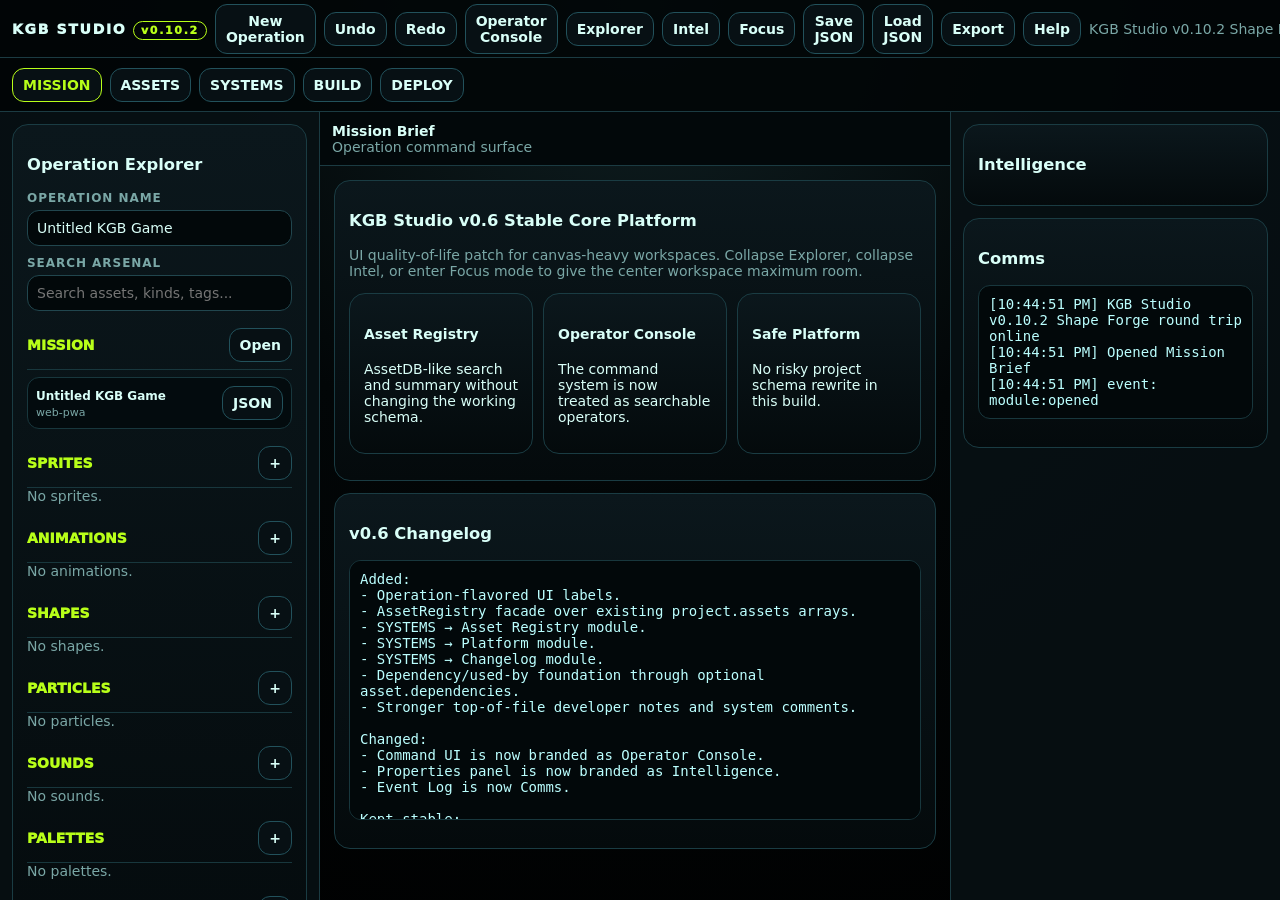
<file: archive/kgb_studio_v0_10_2_shape_forge_round_trip.html>
<!doctype html>
<html lang="en">
<head>
<meta charset="utf-8">
<meta name="viewport" content="width=device-width,initial-scale=1">
<title>KGB Studio v0.10.2 - Shape Forge Round Trip</title>
<style>
:root{--bg:#020607;--panel:#071014;--line:#1b3b42;--text:#d9fff8;--muted:#7aa7a6;--green:#b8ff19;--cyan:#00e5ff;--mag:#ff2bd6;--orange:#ff8a00}
*{box-sizing:border-box}html,body{height:100%;margin:0;background:radial-gradient(circle at 50% 0%,#102124,#020607 45%,#000);color:var(--text);font:14px system-ui,Segoe UI,Arial;overflow:hidden}
button,input,textarea,select{font:inherit}button{border:1px solid #22515b;background:#071014;color:var(--text);border-radius:12px;padding:8px 10px;font-weight:800;cursor:pointer}button:hover{border-color:var(--cyan)}button.active{border-color:var(--green);color:var(--green)}button.primary{background:linear-gradient(#d9ff63,#77d900);color:#071014;border-color:var(--green)}button.hot{border-color:var(--mag)}input,textarea,select{width:100%;background:#02080a;color:var(--text);border:1px solid #21464e;border-radius:12px;padding:9px}textarea{min-height:110px;font-family:monospace}label{display:block;margin:10px 0 5px;color:var(--muted);font-size:12px;font-weight:900;text-transform:uppercase;letter-spacing:.08em}
.app{height:100%;display:grid;grid-template-rows:58px 54px 1fr}.top,.nav{display:flex;gap:8px;align-items:center;padding:8px 12px;border-bottom:1px solid var(--line);background:rgba(2,6,7,.92);overflow:auto}.brand{font-weight:1000;letter-spacing:.12em;white-space:nowrap}.pill{border:1px solid var(--green);color:var(--green);border-radius:99px;padding:2px 7px;font-size:11px}.status{margin-left:auto;color:var(--muted);white-space:nowrap}.shell{min-height:0;display:grid;grid-template-columns:320px 1fr 330px}.left,.right{min-height:0;overflow:auto;background:rgba(7,16,20,.88);padding:12px;border-right:1px solid var(--line)}.right{border-right:0;border-left:1px solid var(--line)}.center{min-width:0;min-height:0;display:grid;grid-template-rows:54px 1fr}.bar{display:flex;align-items:center;justify-content:space-between;gap:8px;padding:9px 12px;border-bottom:1px solid var(--line);background:#02080a}.work{min-height:0;overflow:auto;padding:14px}.card{background:linear-gradient(#0b171c,#040a0c);border:1px solid #1a3c43;border-radius:16px;padding:14px;margin-bottom:12px}.row{display:flex;gap:8px;align-items:center;flex-wrap:wrap}.grid{display:grid;grid-template-columns:1fr 1fr;gap:12px}.grid3{display:grid;grid-template-columns:repeat(3,1fr);gap:10px}.muted{color:var(--muted)}.treeHead{display:flex;justify-content:space-between;align-items:center;color:var(--green);font-weight:1000;border-bottom:1px solid #18373d;margin-top:10px;padding:7px 0}.treeItem{display:flex;justify-content:space-between;align-items:center;gap:8px;border:1px solid #18373d;border-radius:12px;background:#030b0e;margin:7px 0;padding:8px}.treeItem b{font-size:12px}.treeItem span{font-size:11px;color:var(--muted)}pre{white-space:pre-wrap;max-height:260px;overflow:auto;background:#02080a;border:1px solid #18373d;border-radius:12px;padding:10px;color:#bff}.stage{display:grid;place-items:center;min-height:520px;border:1px solid #18373d;border-radius:18px;background:#000;overflow:hidden}canvas{max-width:100%;height:auto;touch-action:none}.sprite{display:grid;grid-template-columns:1fr 270px;gap:12px}.tools{display:grid;grid-template-columns:1fr 1fr;gap:8px}.moduleCard{border:1px solid #21464e;border-radius:14px;padding:12px;background:#030b0e}.badge{background:var(--green);color:#071014;border-radius:99px;padding:2px 7px;font-size:11px;font-weight:1000}.modalBg{position:fixed;inset:0;display:none;place-items:center;background:rgba(0,0,0,.72);z-index:9;padding:18px}.modalBg.show{display:grid}.modal{max-width:880px;width:100%;max-height:88vh;overflow:auto;background:#061014;border:1px solid var(--cyan);border-radius:18px;padding:16px}.cmd{position:fixed;inset:0;display:none;place-items:start center;background:rgba(0,0,0,.65);z-index:10;padding-top:10vh}.cmd.show{display:grid}.cmdBox{width:min(760px,92vw);background:#061014;border:1px solid var(--cyan);border-radius:18px;padding:12px;box-shadow:0 0 40px rgba(0,229,255,.22)}.cmdItem{padding:10px;border:1px solid #18373d;border-radius:12px;margin-top:8px;background:#030b0e;cursor:pointer}.cmdItem:hover{border-color:var(--green)}.thumb{width:100%;aspect-ratio:1.6;border:1px solid #18373d;border-radius:14px;background:#000;display:grid;place-items:center;overflow:hidden;margin-bottom:10px}.thumb canvas{width:100%;height:100%}.mini{font-size:11px;color:var(--muted)}.tag{display:inline-block;border:1px solid #22515b;border-radius:99px;padding:2px 7px;margin:2px;color:var(--cyan);font-size:11px}.shapeShell{display:grid;grid-template-columns:1fr 280px;gap:12px}.shapeTools{display:grid;grid-template-columns:1fr 1fr;gap:8px}.shapeStage{display:grid;place-items:center;min-height:520px;border:1px solid #18373d;border-radius:18px;background:#000;overflow:hidden}@media(max-width:900px){.shapeShell{grid-template-columns:1fr}.shapeStage{min-height:48vh}}
@media(max-width:900px){.shell{grid-template-columns:1fr;grid-template-rows:auto 1fr auto}.left,.right{max-height:28vh;border:0;border-bottom:1px solid var(--line)}.right{border-top:1px solid var(--line)}.grid,.grid3,.sprite{grid-template-columns:1fr}.status{display:none}.stage{min-height:48vh}}

/*
  Workspace Focus UI
  ------------------
  IMPORTANT FIX:
  Do NOT use display:none on grid children here.

  CSS grid auto-placement will remove display:none items from the grid flow.
  When the left panel disappeared, the center workspace got auto-placed into
  the first 0px column. That is why Explorer collapse created a tiny sliver.

  Instead, keep the left/right grid items present, but collapse their columns
  to 0 and visually hide their contents.
*/
body.left-collapsed .shell{grid-template-columns:0 minmax(0,1fr) 340px}
body.right-collapsed .shell{grid-template-columns:330px minmax(0,1fr) 0}
body.left-collapsed.right-collapsed .shell{grid-template-columns:0 minmax(0,1fr) 0}
body.workspace-focus .shell{grid-template-columns:0 minmax(0,1fr) 0}

body.left-collapsed .left,
body.workspace-focus .left{
  width:0;
  min-width:0;
  padding:0;
  border:0;
  overflow:hidden;
  opacity:0;
  pointer-events:none;
}

body.right-collapsed .right,
body.workspace-focus .right{
  width:0;
  min-width:0;
  padding:0;
  border:0;
  overflow:hidden;
  opacity:0;
  pointer-events:none;
}

body.workspace-focus .workspaceFocusBtn{border-color:var(--green);color:var(--green)}
body.left-collapsed #toggleLeftBtn,body.right-collapsed #toggleRightBtn{border-color:var(--green);color:var(--green)}
.focusHint{font-size:11px;color:var(--muted)}
.shapeList{max-height:170px;overflow:auto;border:1px solid #18373d;border-radius:12px;padding:8px;background:#02080a}
.shapeList label{display:flex;align-items:center;gap:6px;margin:4px 0;color:var(--text);font-size:12px;text-transform:none;letter-spacing:0}
.shapeList input{width:auto}.transformGrid{display:grid;grid-template-columns:1fr 1fr;gap:8px}.transformGrid input{padding:7px;font-size:12px}


/*
  Full Shape Forge host styles.
  The full standalone tool runs inside an iframe so its UI and behavior stay
  isolated from the Studio shell.
*/
.forgeHost{display:grid;grid-template-rows:auto minmax(0,1fr);gap:10px;min-height:calc(100vh - 150px)}
.forgeToolbar{display:flex;gap:8px;align-items:center;flex-wrap:wrap}
.forgeFrame{width:100%;height:calc(100vh - 185px);min-height:680px;border:1px solid #18373d;border-radius:18px;background:#020607}
@media(max-width:900px){.forgeFrame{height:70vh;min-height:620px}}
.forgeMeta{display:grid;grid-template-columns:minmax(220px,1fr) auto auto auto auto;gap:8px;align-items:end}
.forgeMeta input{min-width:0}
@media(max-width:1100px){.forgeMeta{grid-template-columns:1fr 1fr}.forgeMeta button{width:100%}}
</style>
</head>
<body>
<div class="app">
<header class="top"><div class="brand">KGB STUDIO <span class="pill">v0.10.2</span></div><button id="newBtn">New Operation</button><button id="undoBtn">Undo</button><button id="redoBtn">Redo</button><button id="cmdBtn">Operator Console</button><button id="toggleLeftBtn" title="Collapse/expand Operation Explorer">Explorer</button><button id="toggleRightBtn" title="Collapse/expand Intelligence/Comms">Intel</button><button id="focusBtn" class="workspaceFocusBtn" title="Focus workspace">Focus</button><button id="saveBtn">Save JSON</button><button id="loadBtn">Load JSON</button><input id="loadInput" type="file" accept=".json" hidden><button id="exportBtn">Export</button><button id="helpBtn">Help</button><div id="status" class="status">Ready.</div></header>
<nav id="nav" class="nav"></nav>
<section class="shell">
<aside class="left"><div class="card"><h3>Operation Explorer</h3><label>Operation Name</label><input id="projectName"><label>Search Arsenal</label><input id="filter" placeholder="Search assets, kinds, tags..."><div id="explorer"></div></div></aside>
<main class="center"><div class="bar"><div><b id="title"></b><div id="subtitle" class="muted"></div></div><div id="actions" class="row"></div></div><div id="work" class="work"></div></main>
<aside class="right"><div class="card"><h3>Intelligence</h3><div id="props" class="muted">No asset selected.</div></div><div class="card"><h3>Comms</h3><pre id="log"></pre></div></aside>
</section>
</div>
<div id="modalBg" class="modalBg"><div class="modal"><div class="row" style="justify-content:space-between"><h2 id="modalTitle">Help</h2><button id="closeModal">Close</button></div><div id="modalBody"></div></div></div>
<div id="cmd" class="cmd"><div class="cmdBox"><input id="cmdSearch" placeholder="Type a command..."><div id="cmdList"></div></div></div>

<script>

/*
===============================================================================
KGB STUDIO v0.10.2 — SHAPE FORGE ROUND-TRIP

WHY THIS VERSION EXISTS
-----------------------
v0.10.1 successfully embedded the full standalone Shape Forge inside Studio.
The next requirement is a real asset lifecycle:

Create in Shape Forge
-> Save into Studio
-> See it in the Asset Library / Inspector
-> Open it again in Shape Forge
-> Update the same asset

WHAT'S NEW IN v0.10.2
---------------------
Added:
- New Shape Forge Project button.
- Save New Shape Asset button.
- Update Existing Shape Asset button.
- Shape asset name field in the Shape Forge host toolbar.
- Open existing shape-forge-project assets back into the embedded forge.
- Preview data URL capture from the embedded forge.
- Shape-forge-project preview support in the Studio inspector.

Improved:
- Saving a full Shape Forge project now stores name, project data, command list,
  exported JS, previewDataUrl, and updated timestamp.

Kept stable:
- v0.10.1 browser parser hotfix.
- Embedded Shape Forge undo/redo fix.
- Studio shell, Asset Inspector, AssetRegistry, and workspace controls.

REPO ACTION
-----------
Replace /studio/index.html with this file.

SUGGESTED COMMIT
----------------
Add Shape Forge round-trip save open update

===============================================================================
*/
const $=s=>document.querySelector(s), $$=s=>[...document.querySelectorAll(s)];
const uid=p=>p+"_"+Date.now().toString(36)+"_"+Math.random().toString(36).slice(2,7);
function esc(s){return String(s??"").replace(/[&<>"']/g,c=>({"&":"&amp;","<":"&lt;",">":"&gt;","\"":"&quot;","'":"&#39;"}[c]||c))}
function safe(s){return String(s||"kgb_project").toLowerCase().replace(/[^a-z0-9]+/g,"_").replace(/^_|_$/g,"")}
function dl(n,t,m="text/plain"){const b=new Blob([t],{type:m}),a=document.createElement("a");a.href=URL.createObjectURL(b);a.download=n;a.click();URL.revokeObjectURL(a.href)}
function project(name="Untitled KGB Game"){const now=new Date().toISOString();return{meta:{name,created:now,updated:now,studioVersion:"0.10.2"},mission:{note:""},assets:{sprites:[],animations:[],shapes:[],particles:[],sounds:[],palettes:[],tiles:[],maps:[],misc:[]},settings:{theme:"kgb-neon",target:"web-pwa"}}}
function norm(p){let b=project(p?.meta?.name);return{...b,...p,meta:{...b.meta,...(p.meta||{})},assets:{...b.assets,...(p.assets||{})},settings:{...b.settings,...(p.settings||{})}}}

/* EVENT BUS: simple pub/sub so modules can emit events without tight coupling. */
const Bus={handlers:{},on(e,fn){(this.handlers[e] ||= []).push(fn)},emit(e,data){(this.handlers[e]||[]).forEach(fn=>fn(data));Studio.log("event: "+e)}};

/* OPERATOR CONSOLE BACKEND: still called Commands internally, but this is our operator search/run system. */
const Commands={
 list:[],
 add(id,label,run){this.list.push({id,label,run})},
 open(){renderCommands();$("#cmd").classList.add("show");$("#cmdSearch").value="";$("#cmdSearch").focus()},
 close(){$("#cmd").classList.remove("show")},
 run(id){let c=this.list.find(x=>x.id===id);if(c){c.run();this.close()}}
};
function renderCommands(){let q=($("#cmdSearch")?.value||"").toLowerCase();$("#cmdList").innerHTML=Commands.list.filter(c=>!q||c.label.toLowerCase().includes(q)||c.id.includes(q)).map(c=>'<div class="cmdItem" data-cmd="'+c.id+'"><b>'+esc(c.label)+'</b><br><span class="muted">'+esc(c.id)+'</span></div>').join("");$("#cmdList").querySelectorAll("[data-cmd]").forEach(x=>x.onclick=()=>Commands.run(x.dataset.cmd))}

/* HISTORY: snapshot-based undo/redo for project-level asset mutations. */
const History={undo:[],redo:[],snapshot(label){Studio.sync();this.undo.push({label,state:JSON.stringify(Studio.state.project)});this.redo=[];updateHistoryButtons()},restore(item){Studio.hydrate(JSON.parse(item.state))},undoIt(){if(!this.undo.length)return;this.redo.push({label:"redo",state:JSON.stringify(Studio.state.project)});this.restore(this.undo.pop());Studio.log("Undo")},redoIt(){if(!this.redo.length)return;this.undo.push({label:"undo",state:JSON.stringify(Studio.state.project)});this.restore(this.redo.pop());Studio.log("Redo")}};
function updateHistoryButtons(){$("#undoBtn").disabled=!History.undo.length;$("#redoBtn").disabled=!History.redo.length}


/*
-------------------------------------------------------------------------------
ASSET REGISTRY FACADE

This is the safe v0.6 version of AssetDB.

Instead of replacing the known-good project.assets arrays, this facade gives us
AssetDB-like capabilities while keeping the existing schema stable.

Later, when we're ready, this can become a true UUID AssetDB. For now it gives:
- all()      -> list every asset across all buckets
- find()     -> search all assets
- get()      -> retrieve an asset by bucket/id
- usedBy()   -> dependency graph foundation
- summary()  -> counts by bucket
-------------------------------------------------------------------------------
*/
const AssetRegistry={
  buckets(){
    return Studio.state.project.assets || {};
  },

  all(){
    const out=[];
    Object.entries(this.buckets()).forEach(([bucket,items])=>{
      (items||[]).forEach(asset=>{
        out.push({bucket,asset});
      });
    });
    return out;
  },

  find(query){
    const q=String(query||"").toLowerCase();
    return this.all().filter(({bucket,asset})=>{
      const text=[
        bucket,
        asset.id,
        asset.name,
        asset.kind,
        asset.adapter,
        ...(asset.tags||[])
      ].join(" ").toLowerCase();
      return !q || text.includes(q);
    });
  },

  get(bucket,id){
    return (this.buckets()[bucket]||[]).find(asset=>asset.id===id);
  },

  usedBy(bucket,id){
    return this.all().filter(({asset})=>{
      return (asset.dependencies||[]).some(dep=>dep.bucket===bucket && dep.id===id);
    });
  },

  summary(){
    const rows={};
    Object.entries(this.buckets()).forEach(([bucket,items])=>{
      rows[bucket]=(items||[]).length;
    });
    return rows;
  }
};

/*
-------------------------------------------------------------------------------
ASSET PREVIEW HELPERS

The Intelligence panel needs a fast way to preview selected assets.

For now:
- Sprite assets with procedural objects are drawn on a mini canvas.
- Other assets get a labeled tactical placeholder card.

This stays intentionally simple so it cannot break the working editor.
-------------------------------------------------------------------------------
*/
function renderAssetPreview(asset,canvas){
  if(!canvas)return;

  const ctx=canvas.getContext("2d");
  ctx.clearRect(0,0,canvas.width,canvas.height);

  // Dark tactical background.
  ctx.fillStyle="#000";
  ctx.fillRect(0,0,canvas.width,canvas.height);

  // Light grid gives every preview the same KGB Studio visual language.
  ctx.strokeStyle="#00e5ff33";
  ctx.lineWidth=1;
  for(let x=0;x<canvas.width;x+=24){
    ctx.beginPath();
    ctx.moveTo(x,0);
    ctx.lineTo(x,canvas.height);
    ctx.stroke();
  }
  for(let y=0;y<canvas.height;y+=24){
    ctx.beginPath();
    ctx.moveTo(0,y);
    ctx.lineTo(canvas.width,y);
    ctx.stroke();
  }

  // Sprite Forge assets currently store procedural objects directly on asset.objects.
  if(asset?.objects?.length){
    ctx.save();
    ctx.scale(0.36,0.36);
    ctx.translate(170,35);

    // Reuse SpriteForge.draw safely by temporarily pointing its ctx at preview ctx.
    const oldCtx=SpriteForge.ctx;
    SpriteForge.ctx=ctx;
    asset.objects.forEach(o=>SpriteForge.draw(o));
    SpriteForge.ctx=oldCtx;

    ctx.restore();
    return;
  }

  // Shape Forge assets store vector objects on asset.shapes.
  if(asset?.shapes?.length && typeof ShapeForge!=="undefined"){
    ctx.save();
    ctx.scale(0.36,0.36);
    ctx.translate(170,35);

    // Reuse ShapeForge.drawShape safely by temporarily pointing its ctx at preview ctx.
    const oldCtx=ShapeForge.ctx;
    ShapeForge.ctx=ctx;
    asset.shapes.forEach(o=>ShapeForge.drawShape(o));
    ShapeForge.ctx=oldCtx;

    ctx.restore();
    return;
  }

  // Saved full Shape Forge assets can provide a preview data URL snapshot.
  if(asset?.previewDataUrl){
    const img=new Image();
    img.onload=()=>{
      ctx.clearRect(0,0,canvas.width,canvas.height);
      ctx.fillStyle="#000";
      ctx.fillRect(0,0,canvas.width,canvas.height);
      ctx.drawImage(img,0,0,canvas.width,canvas.height);
    };
    img.src=asset.previewDataUrl;
    return;
  }

  // Generic fallback preview for non-canvas assets.
  ctx.fillStyle="#b8ff19";
  ctx.font="bold 18px system-ui";
  ctx.fillText(String(asset?.kind||"asset").toUpperCase(),20,42);
  ctx.fillStyle="#7aa7a6";
  ctx.font="14px system-ui";
  ctx.fillText(String(asset?.name||"Unnamed Asset"),20,68);
}

/*
-------------------------------------------------------------------------------
DEPENDENCY VIEW HELPERS

Dependencies are optional in this stable schema.

A dependency is expected to look like:
  { bucket: "sprites", id: "sprites_xxxxx" }

This creates the foundation for richer dependency graphs later.
-------------------------------------------------------------------------------
*/
function dependencyLabel(dep){
  if(!dep)return "unknown dependency";
  const target=AssetRegistry.get(dep.bucket,dep.id);
  return target ? (target.name||target.id) : `${dep.bucket}/${dep.id}`;
}


/* STUDIO CORE: owns module registry, adapter registry, shared project state, selection, and mutation helpers. */
const Studio={
 modules:new Map(), adapters:new Map(), state:{project:project(),selection:null},
 log(m){$("#log").textContent="["+new Date().toLocaleTimeString()+"] "+m+"\n"+$("#log").textContent;$("#status").textContent=m},
 register(m){this.modules.set(m.id,m)},
 installAdapter(a){this.adapters.set(a.id,a);this.register(a.toModule())},
 open(id,opt={}){const m=this.modules.get(id);if(!m)return this.log("Missing module "+id);$("#title").textContent=m.title;$("#subtitle").textContent=m.description||"";$("#work").innerHTML="";$("#actions").innerHTML="";$("#props").innerHTML="";m.render?.($("#work"),this,opt);m.actions?.($("#actions"),this,opt);m.properties?.($("#props"),this,opt);$$("[data-section]").forEach(b=>b.classList.toggle("active",b.dataset.section===m.section));Bus.emit("module:opened",{id});this.log("Opened "+m.title)},
 sync(){this.state.project.meta.name=$("#projectName").value.trim()||"Untitled KGB Game";this.state.project.meta.updated=new Date().toISOString()},
 exportProject(){this.sync();return JSON.stringify(this.state.project,null,2)},
 hydrate(p){this.state.project=norm(p);$("#projectName").value=this.state.project.meta.name;renderExplorer();this.renderProps();updateHistoryButtons();this.log("Project loaded")},
 mutate(label,fn){History.snapshot(label);fn();this.sync();renderExplorer();this.renderProps();Bus.emit("project:changed",{label})},
 addAsset(type,a){this.mutate("add "+type,()=>{a.id ||= uid(type);a.created ||= new Date().toISOString();a.updated=new Date().toISOString();this.state.project.assets[type].push(a)});this.log("Saved "+type.slice(0,-1)+": "+a.name);return a},
 find(type,id){return(this.state.project.assets[type]||[]).find(a=>a.id===id)},
 updateAsset(type,id,patch){this.mutate("update asset",()=>{let a=this.find(type,id);if(a)Object.assign(a,patch,{id,updated:new Date().toISOString()})});},
 deleteAsset(type,id){this.mutate("delete asset",()=>{let arr=this.state.project.assets[type]||[],i=arr.findIndex(a=>a.id===id);if(i>=0)arr.splice(i,1);this.state.selection=null})},
 duplicateAsset(type,id){this.mutate("duplicate asset",()=>{let a=this.find(type,id);if(a){let c=JSON.parse(JSON.stringify(a));c.id=uid(type);c.name=(c.name||"Asset")+" Copy";this.state.project.assets[type].push(c)}})},
 selectAsset(type,id){let a=this.find(type,id);if(!a)return;this.state.selection={type,id};this.renderProps();let adapter=[...this.adapters.values()].find(ad=>ad.canOpen?.(a));if(adapter)this.open(adapter.moduleId,{asset:a});else this.log("Selected "+a.name)},
 renderProps(){
  let s=this.state.selection,p=$("#props");

  // Nothing selected: keep Intelligence quiet and clear.
  if(!s){
    p.innerHTML='<div class="muted">No asset selected.</div>';
    return;
  }

  let a=this.find(s.type,s.id);
  if(!a){
    p.textContent="Missing asset";
    return;
  }

  // Optional dependency data. This does not require a schema migration.
  let deps=a.dependencies||[];
  let usedBy=AssetRegistry.usedBy(s.type,s.id);

  // Rich Intelligence panel. This is still backed by the stable v0.5/v0.6 asset shape.
  p.innerHTML=
    '<div class="thumb"><canvas id="assetThumb" width="320" height="200"></canvas></div>'+
    '<label>Name</label><input id="pname" value="'+esc(a.name||"")+'">'+
    '<label>Bucket</label><input disabled value="'+esc(s.type)+'">'+
    '<label>Kind</label><input disabled value="'+esc(a.kind||"asset")+'">'+
    '<label>Folder</label><input id="pfolder" value="'+esc(a.folder||"/")+'">'+
    '<label>Tags comma-separated</label><input id="ptags" value="'+esc((a.tags||[]).join(", "))+'">'+
    '<label>Notes</label><textarea id="pnotes">'+esc(a.notes||"")+'</textarea>'+
    '<div class="row">'+
      '<button class="primary" id="applyP">Apply</button>'+
      '<button id="openP">Open</button>'+
      '<button id="dupeP">Duplicate</button>'+
      '<button class="hot" id="delP">Delete</button>'+
    '</div>'+
    '<p class="mini">ID: '+esc(a.id||"")+'</p>'+
    '<p class="mini">Dependencies: '+deps.length+' • Used by: '+usedBy.length+'</p>'+
    '<div>'+
      deps.map(dep=>'<span class="tag">uses '+esc(dependencyLabel(dep))+'</span>').join("")+
      usedBy.map(item=>'<span class="tag">used by '+esc(item.asset.name||item.asset.id)+'</span>').join("")+
    '</div>'+
    '<label>Raw Asset JSON</label><textarea id="pjson">'+esc(JSON.stringify(a,null,2))+'</textarea>';

  renderAssetPreview(a,$("#assetThumb"));

  // Apply writes the friendly fields back into the raw JSON object, then saves.
  $("#applyP").onclick=()=>{
    try{
      let raw=JSON.parse($("#pjson").value);
      raw.name=$("#pname").value;
      raw.folder=$("#pfolder").value||"/";
      raw.tags=$("#ptags").value.split(",").map(x=>x.trim()).filter(Boolean);
      raw.notes=$("#pnotes").value;
      this.updateAsset(s.type,s.id,raw);
    }catch(e){
      alert(e.message);
    }
  };

  $("#openP").onclick=()=>this.selectAsset(s.type,s.id);
  $("#dupeP").onclick=()=>this.duplicateAsset(s.type,s.id);
  $("#delP").onclick=()=>{
    if(confirm("Delete asset?"))this.deleteAsset(s.type,s.id);
  };
}
};

const sections={MISSION:[["mission.brief","Brief"],["mission.project","Project JSON"]],ASSETS:[["asset.library","Asset Library"],["asset.inspector","Asset Inspector"],["asset.shapeforge","Shape Forge"],["asset.spriteforge","Sprite Forge"],["asset.adapters","Module Adapters"]],SYSTEMS:[["system.runtime","Runtime Preview"],["system.taio","TAIO"],["system.registry","Asset Registry"],["system.platform","Platform"],["system.events","Event Bus"],["system.changelog","Changelog"]],BUILD:[["build.export","Export"],["build.validate","Validate"]],DEPLOY:[["deploy.notes","Deploy Notes"]]};
function renderNav(){let n=$("#nav");n.innerHTML="";Object.keys(sections).forEach(sec=>{let b=document.createElement("button");b.textContent=sec;b.dataset.section=sec;b.onclick=()=>Studio.open(sections[sec][0][0]);n.appendChild(b)})}
function renderExplorer(){let q=($("#filter")?.value||"").toLowerCase(),p=Studio.state.project,root=$("#explorer");let h='<div class="treeHead"><span>MISSION</span><button data-open="mission.brief">Open</button></div><div class="treeItem"><div><b>'+esc(p.meta.name)+'</b><br><span>'+esc(p.settings.target)+'</span></div><button data-open="mission.project">JSON</button></div>';["sprites","animations","shapes","particles","sounds","palettes","tiles","maps"].forEach(type=>{let arr=(p.assets[type]||[]).filter(a=>!q||(a.name||"").toLowerCase().includes(q)||(a.kind||"").toLowerCase().includes(q));h+='<div class="treeHead"><span>'+type.toUpperCase()+'</span><button data-open="'+(type==="sprites"?"asset.spriteforge":type==="shapes"?"asset.shapeforge":"asset.adapters")+'">+</button></div>';h+=arr.length?arr.map(a=>'<div class="treeItem"><div><b>'+esc(a.name||a.id)+'</b><br><span>'+esc(a.kind||"asset")+'</span></div><button data-type="'+type+'" data-id="'+a.id+'">Open</button></div>').join(""):'<div class="muted">No '+type+'.</div>'});root.innerHTML=h;root.querySelectorAll("[data-open]").forEach(b=>b.onclick=()=>Studio.open(b.dataset.open));root.querySelectorAll("[data-id]").forEach(b=>b.onclick=()=>Studio.selectAsset(b.dataset.type,b.dataset.id))}

/* TOOL ADAPTER FACTORY: promotes standalone tools into Studio modules without rewriting them. */
function createToolAdapter(o){return{...o,toModule(){return{id:o.moduleId,section:o.section,title:o.title,description:o.description,render:(r,s,opt)=>o.render(r,s,opt),actions:(r,s,opt)=>{r.innerHTML='<button id="adSave">Save Asset</button><button id="adExport">Export</button>';$("#adSave").onclick=()=>o.save?.(s,opt);$("#adExport").onclick=()=>o.exportAsset?.(s,opt)},properties:(p,s,opt)=>{p.innerHTML=opt?.asset?'<div class="muted">Opened: '+esc(opt.asset.name)+'</div>':'<div class="muted">'+esc(o.title)+' adapter active.</div>'}}}}}

/* SPRITE FORGE LITE: the first embedded canvas asset editor. Kept stable from v0.5. */
const SpriteForge={canvas:null,ctx:null,objects:[],selectedId:null,tool:"select",isDown:false,draft:null,start:null,currentAsset:null,style:{fill:"#ff8a00",stroke:"#b8ff19",weight:4,glow:12},
 init(asset){this.canvas=$("#spriteCanvas");this.ctx=this.canvas.getContext("2d");this.objects=asset?.objects?JSON.parse(JSON.stringify(asset.objects)):[];this.currentAsset=asset||null;this.selectedId=null;this.render();this.canvas.onpointerdown=e=>this.down(e);this.canvas.onpointermove=e=>this.move(e);this.canvas.onpointerup=e=>this.up(e);this.canvas.onpointercancel=e=>this.up(e)},
 pos(e){let r=this.canvas.getBoundingClientRect();return{x:(e.clientX-r.left)*this.canvas.width/r.width,y:(e.clientY-r.top)*this.canvas.height/r.height}},
 down(e){this.canvas.setPointerCapture(e.pointerId);this.isDown=true;let p=this.pos(e);this.start=p;if(this.tool==="select"){let hit=this.hit(p.x,p.y);this.selectedId=hit?.id||null;this.draft=hit?{x:p.x,y:p.y,ox:hit.x,oy:hit.y,pts:hit.points?JSON.parse(JSON.stringify(hit.points)):null}:null;this.render();return}if(this.tool==="pen"){this.draft={type:"path",points:[p],style:{...this.style},id:uid("obj")};return}this.draft={type:this.tool,x:p.x,y:p.y,w:1,h:1,style:{...this.style},id:uid("obj")}},
 move(e){if(!this.isDown)return;let p=this.pos(e);if(this.tool==="select"&&this.selectedId&&this.draft){let o=this.objects.find(x=>x.id===this.selectedId);if(o){if(o.points&&this.draft.pts){let dx=p.x-this.draft.x,dy=p.y-this.draft.y;o.points=this.draft.pts.map(pt=>({x:pt.x+dx,y:pt.y+dy}))}else{o.x=this.draft.ox+(p.x-this.draft.x);o.y=this.draft.oy+(p.y-this.draft.y)}this.render()}return}if(this.tool==="pen"&&this.draft){this.draft.points.push(p);this.render();this.draw(this.draft);return}if(this.draft){this.draft.w=p.x-this.start.x;this.draft.h=p.y-this.start.y;this.render();this.draw(this.draft)}},
 up(){if(!this.isDown)return;this.isDown=false;if(this.draft&&this.tool!=="select"){this.objects.push(this.draft);this.selectedId=this.draft.id;this.draft=null;this.render();Bus.emit("sprite:changed",{})}},
 bounds(o){if(o.type==="path"){let xs=o.points.map(p=>p.x),ys=o.points.map(p=>p.y);return{x:Math.min(...xs)-10,y:Math.min(...ys)-10,w:Math.max(...xs)-Math.min(...xs)+20,h:Math.max(...ys)-Math.min(...ys)+20}}return{x:Math.min(o.x,o.x+o.w),y:Math.min(o.y,o.y+o.h),w:Math.abs(o.w),h:Math.abs(o.h)}},
 hit(x,y){for(let i=this.objects.length-1;i>=0;i--){let b=this.bounds(this.objects[i]);if(x>=b.x&&x<=b.x+b.w&&y>=b.y&&y<=b.y+b.h)return this.objects[i]}return null},
 selected(){return this.objects.find(o=>o.id===this.selectedId)},
 render(){let c=this.canvas,ctx=this.ctx;if(!ctx)return;ctx.clearRect(0,0,c.width,c.height);let bg=ctx.createRadialGradient(256,256,20,256,256,420);bg.addColorStop(0,"#092126");bg.addColorStop(1,"#000");ctx.fillStyle=bg;ctx.fillRect(0,0,c.width,c.height);ctx.strokeStyle="#00e5ff22";for(let x=0;x<c.width;x+=32){ctx.beginPath();ctx.moveTo(x,0);ctx.lineTo(x,c.height);ctx.stroke()}for(let y=0;y<c.height;y+=32){ctx.beginPath();ctx.moveTo(0,y);ctx.lineTo(c.width,y);ctx.stroke()}this.objects.forEach(o=>this.draw(o));let s=this.selected();if(s){let b=this.bounds(s);ctx.save();ctx.setLineDash([8,6]);ctx.strokeStyle="#fff";ctx.strokeRect(b.x-6,b.y-6,b.w+12,b.h+12);ctx.restore()}},
 draw(o){let ctx=this.ctx,s=o.style||this.style;ctx.save();ctx.shadowColor=s.stroke;ctx.shadowBlur=s.glow;ctx.lineWidth=s.weight;ctx.strokeStyle=s.stroke;ctx.fillStyle=s.fill;ctx.beginPath();if(o.type==="rect")ctx.rect(o.x,o.y,o.w,o.h);if(o.type==="ellipse")ctx.ellipse(o.x+o.w/2,o.y+o.h/2,Math.abs(o.w/2),Math.abs(o.h/2),0,0,Math.PI*2);if(o.type==="triangle"){ctx.moveTo(o.x+o.w/2,o.y);ctx.lineTo(o.x+o.w,o.y+o.h);ctx.lineTo(o.x,o.y+o.h);ctx.closePath()}if(o.type==="path"){ctx.moveTo(o.points[0].x,o.points[0].y);for(let i=1;i<o.points.length;i++)ctx.lineTo(o.points[i].x,o.points[i].y)}if(o.type!=="path")ctx.fill();ctx.stroke();ctx.restore()},
 payload(){return{name:$("#sfName")?.value||"Procedural Sprite",kind:"procedural-canvas-sprite",adapter:"sprite-forge",objects:JSON.parse(JSON.stringify(this.objects)),drawFunction:this.exportJS()}},
 exportJS(){return "function drawKGBSprite(ctx){\n  const objects="+JSON.stringify(this.objects,null,2)+";\n  // draw objects here\n}"},
 del(){if(!this.selectedId)return;this.objects=this.objects.filter(o=>o.id!==this.selectedId);this.selectedId=null;this.render();Bus.emit("sprite:changed",{})},dupe(){let o=this.selected();if(!o)return;let n=JSON.parse(JSON.stringify(o));n.id=uid("obj");if(n.points)n.points=n.points.map(p=>({x:p.x+18,y:p.y+18}));else{n.x+=18;n.y+=18}this.objects.push(n);this.selectedId=n.id;this.render();Bus.emit("sprite:changed",{})},clear(){if(confirm("Clear?")){this.objects=[];this.selectedId=null;this.render();Bus.emit("sprite:changed",{})}}
};

Studio.register({id:"mission.brief",section:"MISSION",title:"Mission Brief",description:"Operation command surface",render(r){r.innerHTML='<div class="card"><h3>KGB Studio v0.6 Stable Core Platform</h3><p class="muted">UI quality-of-life patch for canvas-heavy workspaces. Collapse Explorer, collapse Intel, or enter Focus mode to give the center workspace maximum room.</p><div class="grid3"><div class="card"><h4>Asset Registry</h4><p>AssetDB-like search and summary without changing the working schema.</p></div><div class="card"><h4>Operator Console</h4><p>The command system is now treated as searchable operators.</p></div><div class="card"><h4>Safe Platform</h4><p>No risky project schema rewrite in this build.</p></div></div></div><div class="card"><h3>v0.6 Changelog</h3><pre>Added:\n- Operation-flavored UI labels.\n- AssetRegistry facade over existing project.assets arrays.\n- SYSTEMS → Asset Registry module.\n- SYSTEMS → Platform module.\n- SYSTEMS → Changelog module.\n- Dependency/used-by foundation through optional asset.dependencies.\n- Stronger top-of-file developer notes and system comments.\n\nChanged:\n- Command UI is now branded as Operator Console.\n- Properties panel is now branded as Intelligence.\n- Event Log is now Comms.\n\nKept stable:\n- Existing v0.5 project schema.\n- Existing adapters.\n- Existing Sprite Forge Lite.\n- Existing undo/redo and command wiring.\n\nSuggested commit:\nAdd Shape Forge round-trip save open update</pre></div>'}});
Studio.register({id:"mission.project",section:"MISSION",title:"Project JSON",description:"Live project object",render(r){r.innerHTML='<div class="card"><h3>Project JSON</h3><button id="refresh">Refresh</button><pre id="json"></pre></div>';$("#refresh").onclick=()=>$("#json").textContent=Studio.exportProject();$("#refresh").click()}});
Studio.register({id:"asset.library",section:"ASSETS",title:"Asset Library",description:"Manage project assets",render(r){r.innerHTML='<div class="card"><h3>Asset Library</h3><p class="muted">Use the Project Explorer on the left. Select assets to open/edit/delete/duplicate.</p><div class="grid3">'+Object.entries(Studio.state.project.assets).map(([k,v])=>'<div class="card"><h4>'+k+'</h4><p>'+v.length+'</p></div>').join("")+'</div></div>'}});

/*
-------------------------------------------------------------------------------
ASSETS → ASSET INSPECTOR

This module explains/hosts the inspector. The live editable inspector is the
right-side Intelligence panel, because that panel follows the selected asset.
-------------------------------------------------------------------------------
*/
Studio.register({id:"asset.inspector",section:"ASSETS",title:"Asset Inspector",description:"Rich metadata, preview, and dependency inspection",render(r){
  const sel=Studio.state.selection;
  const asset=sel?Studio.find(sel.type,sel.id):null;
  r.innerHTML='<div class="card"><h3>Asset Inspector</h3><p class="muted">Select an asset from Operation Explorer. The right-side Intelligence panel now shows preview, metadata, tags, notes, dependencies, used-by, and raw JSON.</p>'+
    (asset?'<pre>'+esc(JSON.stringify({bucket:sel.type,id:asset.id,name:asset.name,kind:asset.kind,tags:asset.tags||[],dependencies:asset.dependencies||[]},null,2))+'</pre>':'<p>No asset selected.</p>')+
    '</div>';
}});


/*
-------------------------------------------------------------------------------
SHAPE FORGE MODULE

Shape Forge is the canonical vector-shape editor path.

This first stable version is deliberately conservative:
- It uses simple object geometry, not complex boolean path math yet.
- It saves into project.assets.shapes using the existing v0.5/v0.7 schema.
- It provides enough drawing/editing to become useful without risking the shell.
- More advanced boolean operations come later after the stable module pattern holds.

Current shape object model:
{
  id,
  type: "rect" | "roundrect" | "ellipse" | "polygon" | "line" | "path",
  x, y, w, h,
  sides,
  points,
  style:{ fill, stroke, weight, glow, opacity }
}
-------------------------------------------------------------------------------
*/
const ShapeForge={
  canvas:null,
  ctx:null,
  shapes:[],
  selectedId:null,
  tool:"select",
  isDown:false,
  draft:null,
  start:null,
  currentAsset:null,
  transformMode:null,
  transformStart:null,

  style:{
    fill:"#ff8a00",
    stroke:"#00e5ff",
    weight:4,
    glow:10,
    opacity:1,
    sides:3,
    radius:18
  },


  /*
  TRANSFORM GIZMO HELPERS
  -----------------------
  These helpers are intentionally local to Shape Forge for now. Once proven,
  the same pattern can be extracted into a shared Studio transform gizmo.
  */
  handleSize(){return 10},

  selectedBounds(){
    const s=this.selected();
    return s?this.bounds(s):null;
  },

  handlesForBounds(b){
    if(!b)return [];
    const x=b.x,y=b.y,w=b.w,h=b.h,cx=x+w/2,cy=y+h/2,hs=this.handleSize();
    return [
      {id:"nw",x,y},{id:"n",x:cx,y},{id:"ne",x:x+w,y},
      {id:"e",x:x+w,y:cy},{id:"se",x:x+w,y:y+h},{id:"s",x:cx,y:y+h},
      {id:"sw",x,y:y+h},{id:"w",x,y:cy}
    ].map(h=>({...h,size:hs}));
  },

  hitHandle(x,y){
    const b=this.selectedBounds();
    if(!b)return null;
    return this.handlesForBounds(b).find(h=>{
      const r=h.size/2+3;
      return x>=h.x-r&&x<=h.x+r&&y>=h.y-r&&y<=h.y+r;
    })||null;
  },

  drawTransformGizmo(){
    const ctx=this.ctx,b=this.selectedBounds();
    if(!ctx||!b)return;

    ctx.save();
    ctx.setLineDash([8,6]);
    ctx.strokeStyle="#fff";
    ctx.lineWidth=2;
    ctx.strokeRect(b.x-6,b.y-6,b.w+12,b.h+12);

    ctx.setLineDash([]);
    this.handlesForBounds(b).forEach(h=>{
      ctx.fillStyle="#020607";
      ctx.strokeStyle="#b8ff19";
      ctx.lineWidth=2;
      ctx.shadowColor="#b8ff19";
      ctx.shadowBlur=8;
      ctx.beginPath();
      ctx.rect(h.x-h.size/2,h.y-h.size/2,h.size,h.size);
      ctx.fill();
      ctx.stroke();
    });
    ctx.restore();
  },

  beginTransform(handle,p){
    const s=this.selected();
    if(!s)return;
    this.transformMode=handle.id;
    this.transformStart={pointer:p,shape:JSON.parse(JSON.stringify(s)),bounds:this.bounds(s)};
  },

  applyResize(p,lockAspect){
    const s=this.selected(),st=this.transformStart;
    if(!s||!st)return;

    const mode=this.transformMode,b=st.bounds;
    let x=b.x,y=b.y,w=b.w,h=b.h;
    const dx=p.x-st.pointer.x,dy=p.y-st.pointer.y;

    if(mode.includes("e"))w=b.w+dx;
    if(mode.includes("s"))h=b.h+dy;
    if(mode.includes("w")){x=b.x+dx;w=b.w-dx}
    if(mode.includes("n")){y=b.y+dy;h=b.h-dy}

    if(lockAspect&&b.w&&b.h){
      const ratio=b.w/b.h;
      if(Math.abs(w-b.w)>Math.abs(h-b.h))h=w/ratio;
      else w=h*ratio;
    }

    this.applyBoundsToShape(s,{x,y,w,h},st.shape);
    this.refreshTransformFields();
  },

  applyBoundsToShape(shape,bounds,source){
    const src=source||shape;

    if(src.type==="compound"&&src.children){
      const old=this.bounds(src);
      const sx=old.w?bounds.w/old.w:1,sy=old.h?bounds.h/old.h:1;
      const mapPoint=p=>({x:bounds.x+(p.x-old.x)*sx,y:bounds.y+(p.y-old.y)*sy});
      const transformChild=(child)=>{
        const copy=JSON.parse(JSON.stringify(child));
        if(copy.children)copy.children=copy.children.map(transformChild);
        else if(copy.points)copy.points=copy.points.map(mapPoint);
        else if(copy.type==="line"){
          const p1=mapPoint({x:copy.x,y:copy.y}),p2=mapPoint({x:copy.x+copy.w,y:copy.y+copy.h});
          copy.x=p1.x;copy.y=p1.y;copy.w=p2.x-p1.x;copy.h=p2.y-p1.y;
        }else{
          const cb=this.bounds(copy);
          copy.x=bounds.x+(copy.x-old.x)*sx;
          copy.y=bounds.y+(copy.y-old.y)*sy;
          copy.w=(copy.w||cb.w)*sx;
          copy.h=(copy.h||cb.h)*sy;
        }
        return copy;
      };
      shape.children=src.children.map(transformChild);
      return;
    }

    if(src.type==="path"&&src.points){
      const old=this.bounds(src);
      const sx=old.w?bounds.w/old.w:1,sy=old.h?bounds.h/old.h:1;
      shape.points=src.points.map(pt=>({x:bounds.x+(pt.x-old.x)*sx,y:bounds.y+(pt.y-old.y)*sy}));
      return;
    }

    if(src.type==="line"){
      shape.x=bounds.x;shape.y=bounds.y;shape.w=bounds.w;shape.h=bounds.h;
      return;
    }

    shape.x=bounds.x;shape.y=bounds.y;shape.w=bounds.w;shape.h=bounds.h;
  },

  refreshTransformFields(){
    const b=this.selectedBounds();
    if(!b)return;
    const vals={shapeX:b.x,shapeY:b.y,shapeW:b.w,shapeH:b.h};
    Object.entries(vals).forEach(([id,val])=>{
      const el=document.getElementById(id);
      if(el)el.value=Math.round(val);
    });
  },

  applyTransformFields(){
    const s=this.selected();
    if(!s)return;
    this.applyBoundsToShape(s,{
      x:+$("#shapeX").value||0,
      y:+$("#shapeY").value||0,
      w:+$("#shapeW").value||1,
      h:+$("#shapeH").value||1
    },JSON.parse(JSON.stringify(s)));
    this.render();
    Bus.emit("shape:transform",{mode:"fields"});
  },

  mirrorSelected(axis){
    const s=this.selected(),b=this.selectedBounds();
    if(!s||!b)return;
    this.mirrorShape(s,axis,b);
    this.render();
    Bus.emit("shape:transform",{mode:"mirror-"+axis});
  },

  mirrorShape(shape,axis,b){
    const mirrorPoint=pt=>axis==="x"
      ? {x:b.x+b.w-(pt.x-b.x),y:pt.y}
      : {x:pt.x,y:b.y+b.h-(pt.y-b.y)};

    if(shape.type==="compound"&&shape.children){
      shape.children.forEach(child=>this.mirrorShape(child,axis,b));
      return;
    }
    if(shape.points){shape.points=shape.points.map(mirrorPoint);return}
    if(shape.type==="line"){
      const p1=mirrorPoint({x:shape.x,y:shape.y});
      const p2=mirrorPoint({x:shape.x+shape.w,y:shape.y+shape.h});
      shape.x=p1.x;shape.y=p1.y;shape.w=p2.x-p1.x;shape.h=p2.y-p1.y;
      return;
    }
    if(axis==="x")shape.x=b.x+b.w-(shape.x-b.x)-shape.w;
    if(axis==="y")shape.y=b.y+b.h-(shape.y-b.y)-shape.h;
  },

  init(asset){
    this.canvas=$("#shapeCanvas");
    this.ctx=this.canvas.getContext("2d");
    this.shapes=asset?.shapes?JSON.parse(JSON.stringify(asset.shapes)):[];
    this.currentAsset=asset||null;
    this.selectedId=null;
    this.tool="select";
    this.render();

    // Pointer events work for mouse, stylus, and touch.
    this.canvas.onpointerdown=e=>this.down(e);
    this.canvas.onpointermove=e=>this.move(e);
    this.canvas.onpointerup=e=>this.up(e);
    this.canvas.onpointercancel=e=>this.up(e);
  },

  pos(e){
    const r=this.canvas.getBoundingClientRect();
    return {
      x:(e.clientX-r.left)*this.canvas.width/r.width,
      y:(e.clientY-r.top)*this.canvas.height/r.height
    };
  },

  down(e){
    this.canvas.setPointerCapture(e.pointerId);
    this.isDown=true;
    const p=this.pos(e);
    this.start=p;

    // Select/move/resize mode.
    if(this.tool==="select"){
      const handle=this.hitHandle(p.x,p.y);
      if(handle){
        this.beginTransform(handle,p);
        return;
      }

      const hit=this.hit(p.x,p.y);
      this.selectedId=hit?.id||null;
      this.draft=hit?{
        x:p.x,
        y:p.y,
        ox:hit.x,
        oy:hit.y,
        pts:hit.points?JSON.parse(JSON.stringify(hit.points)):null,
        original:hit.type==="compound"?JSON.parse(JSON.stringify(hit)):null
      }:null;
      this.render();
      this.refreshTransformFields();
      return;
    }

    // Pen tool records a point path.
    if(this.tool==="pen"){
      this.draft={
        id:uid("shape"),
        type:"path",
        points:[p],
        style:{...this.style}
      };
      return;
    }

    // All other tools start as rectangle-like bounding boxes.
    this.draft={
      id:uid("shape"),
      type:this.tool,
      x:p.x,
      y:p.y,
      w:1,
      h:1,
      sides:+this.style.sides||3,
      radius:+this.style.radius||18,
      style:{...this.style}
    };
  },

  move(e){
    if(!this.isDown)return;
    const p=this.pos(e);

    // Resize selected shape from a transform handle.
    if(this.transformMode){
      this.applyResize(p,e.shiftKey);
      this.render();
      return;
    }

    // Move existing selected shape.
    if(this.tool==="select"&&this.selectedId&&this.draft){
      const o=this.shapes.find(x=>x.id===this.selectedId);
      if(o){
        if(o.points&&this.draft.pts){
          const dx=p.x-this.draft.x, dy=p.y-this.draft.y;
          o.points=this.draft.pts.map(pt=>({x:pt.x+dx,y:pt.y+dy}));
        }else if(o.type==="compound"){
          const dx=p.x-this.draft.x;
          const dy=p.y-this.draft.y;
          this.translateShape(o,dx,dy,this.draft.original);
        }else{
          o.x=this.draft.ox+(p.x-this.draft.x);
          o.y=this.draft.oy+(p.y-this.draft.y);
        }
        this.render();
      }
      return;
    }

    // Continue path drawing.
    if(this.tool==="pen"&&this.draft){
      this.draft.points.push(p);
      this.render();
      this.drawShape(this.draft);
      return;
    }

    // Resize draft shape from start point to current point.
    if(this.draft){
      this.draft.w=p.x-this.start.x;
      this.draft.h=p.y-this.start.y;
      this.render();
      this.drawShape(this.draft);
    }
  },

  up(){
    if(!this.isDown)return;
    this.isDown=false;

    // Finish transform operation.
    if(this.transformMode){
      this.transformMode=null;
      this.transformStart=null;
      this.render();
      Bus.emit("shape:transform",{mode:"resize"});
      return;
    }

    // Finish draft shape.
    if(this.draft&&this.tool!=="select"){
      this.shapes.push(this.draft);
      this.selectedId=this.draft.id;
      this.draft=null;
      this.render();
      Bus.emit("shape:changed",{});
    }
  },

  bounds(o){
    // Compound shapes are operation groups created by Union/Subtract/Intersect.
    // Their bounds are the union of their child bounds.
    if(o.type==="compound"&&o.children?.length){
      const boxes=o.children.map(c=>this.bounds(c));
      const x1=Math.min(...boxes.map(b=>b.x));
      const y1=Math.min(...boxes.map(b=>b.y));
      const x2=Math.max(...boxes.map(b=>b.x+b.w));
      const y2=Math.max(...boxes.map(b=>b.y+b.h));
      return {x:x1,y:y1,w:x2-x1,h:y2-y1};
    }

    if(o.type==="path"||o.type==="line"){
      const pts=o.type==="line"
        ? [{x:o.x,y:o.y},{x:o.x+o.w,y:o.y+o.h}]
        : o.points;
      const xs=pts.map(p=>p.x), ys=pts.map(p=>p.y);
      return {
        x:Math.min(...xs)-10,
        y:Math.min(...ys)-10,
        w:Math.max(...xs)-Math.min(...xs)+20,
        h:Math.max(...ys)-Math.min(...ys)+20
      };
    }
    return {
      x:Math.min(o.x,o.x+o.w),
      y:Math.min(o.y,o.y+o.h),
      w:Math.abs(o.w),
      h:Math.abs(o.h)
    };
  },

  hit(x,y){
    for(let i=this.shapes.length-1;i>=0;i--){
      const b=this.bounds(this.shapes[i]);
      if(x>=b.x&&x<=b.x+b.w&&y>=b.y&&y<=b.y+b.h)return this.shapes[i];
    }
    return null;
  },

  selected(){
    return this.shapes.find(o=>o.id===this.selectedId);
  },

  render(){
    const c=this.canvas,ctx=this.ctx;
    if(!ctx)return;

    ctx.clearRect(0,0,c.width,c.height);

    // Tactical background.
    const bg=ctx.createRadialGradient(256,256,20,256,256,420);
    bg.addColorStop(0,"#092126");
    bg.addColorStop(1,"#000");
    ctx.fillStyle=bg;
    ctx.fillRect(0,0,c.width,c.height);

    // Grid.
    ctx.strokeStyle="#00e5ff22";
    ctx.lineWidth=1;
    for(let x=0;x<c.width;x+=32){
      ctx.beginPath();ctx.moveTo(x,0);ctx.lineTo(x,c.height);ctx.stroke();
    }
    for(let y=0;y<c.height;y+=32){
      ctx.beginPath();ctx.moveTo(0,y);ctx.lineTo(c.width,y);ctx.stroke();
    }

    // Draw all vector objects.
    this.shapes.forEach(o=>this.drawShape(o));

    // Draw transform handles around the selected object.
    this.drawTransformGizmo();

    // Keep the operation checklist and transform fields in sync with the canvas.
    this.refreshShapeList();
    this.refreshTransformFields();
  },

  drawShape(o){
    const ctx=this.ctx;
    if(!ctx||!o)return;

    // Compound shapes are generated by Union/Subtract/Intersect.
    // We render them through an offscreen canvas so we can use canvas
    // compositing safely without complex geometry libraries.
    if(o.type==="compound"){
      this.drawCompound(o);
      return;
    }

    const s=o.style||this.style;

    ctx.save();
    ctx.globalAlpha=s.opacity ?? 1;
    ctx.shadowColor=s.stroke||"#00e5ff";
    ctx.shadowBlur=s.glow||0;
    ctx.lineWidth=s.weight||2;
    ctx.strokeStyle=s.stroke||"#00e5ff";
    ctx.fillStyle=s.fill||"#ff8a00";

    ctx.beginPath();

    if(o.type==="rect"){
      ctx.rect(o.x,o.y,o.w,o.h);
    }

    if(o.type==="roundrect"){
      this.roundRectPath(ctx,o.x,o.y,o.w,o.h,o.radius||18);
    }

    if(o.type==="ellipse"){
      ctx.ellipse(o.x+o.w/2,o.y+o.h/2,Math.abs(o.w/2),Math.abs(o.h/2),0,0,Math.PI*2);
    }

    if(o.type==="polygon"){
      this.polygonPath(ctx,o.x,o.y,o.w,o.h,o.sides||3);
    }

    if(o.type==="line"){
      ctx.moveTo(o.x,o.y);
      ctx.lineTo(o.x+o.w,o.y+o.h);
    }

    if(o.type==="path"&&o.points?.length){
      ctx.moveTo(o.points[0].x,o.points[0].y);
      for(let i=1;i<o.points.length;i++)ctx.lineTo(o.points[i].x,o.points[i].y);
    }

    if(o.type!=="line"&&o.type!=="path")ctx.fill();
    ctx.stroke();
    ctx.restore();
  },

  roundRectPath(ctx,x,y,w,h,r){
    const x1=Math.min(x,x+w), y1=Math.min(y,y+h);
    const x2=Math.max(x,x+w), y2=Math.max(y,y+h);
    const rr=Math.min(Math.abs(r),Math.abs(x2-x1)/2,Math.abs(y2-y1)/2);
    ctx.moveTo(x1+rr,y1);
    ctx.arcTo(x2,y1,x2,y2,rr);
    ctx.arcTo(x2,y2,x1,y2,rr);
    ctx.arcTo(x1,y2,x1,y1,rr);
    ctx.arcTo(x1,y1,x2,y1,rr);
    ctx.closePath();
  },

  polygonPath(ctx,x,y,w,h,sides){
    const cx=x+w/2, cy=y+h/2;
    const rx=Math.abs(w/2), ry=Math.abs(h/2);
    const n=Math.max(3,Math.min(12,+sides||3));
    for(let i=0;i<n;i++){
      const a=-Math.PI/2+(i/n)*Math.PI*2;
      const px=cx+Math.cos(a)*rx;
      const py=cy+Math.sin(a)*ry;
      if(i===0)ctx.moveTo(px,py);
      else ctx.lineTo(px,py);
    }
    ctx.closePath();
  },


  drawCompound(o){
    const ctx=this.ctx;
    const c=this.canvas || {width:512,height:512};

    const off=document.createElement("canvas");
    off.width=c.width;
    off.height=c.height;
    const oldCtx=this.ctx;
    const ox=off.getContext("2d");

    // Draw into offscreen using the same drawShape method.
    this.ctx=ox;

    if(o.mode==="union"){
      o.children.forEach(child=>this.drawShape(child));
    }

    if(o.mode==="subtract"){
      this.drawShape(o.children[0]);
      ox.globalCompositeOperation="destination-out";
      o.children.slice(1).forEach(child=>this.drawShape(child));
      ox.globalCompositeOperation="source-over";
    }

    if(o.mode==="intersect"){
      this.drawShape(o.children[0]);
      ox.globalCompositeOperation="destination-in";
      o.children.slice(1).forEach(child=>this.drawShape(child));
      ox.globalCompositeOperation="source-over";
    }

    this.ctx=oldCtx;
    ctx.drawImage(off,0,0);
  },

  translateShape(shape,dx,dy,source){
    // Move a shape from a source copy by dx/dy. This avoids drift while dragging.
    const src=source||shape;

    if(shape.type==="compound"&&shape.children&&src.children){
      shape.children=shape.children.map((child,i)=>{
        const copy=JSON.parse(JSON.stringify(child));
        this.translateShape(copy,dx,dy,src.children[i]);
        return copy;
      });
      return;
    }

    if(shape.points&&src.points){
      shape.points=src.points.map(p=>({x:p.x+dx,y:p.y+dy}));
      return;
    }

    shape.x=(src.x||0)+dx;
    shape.y=(src.y||0)+dy;
  },

  selectedForOps(){
    return $$(".shapePick:checked").map(cb=>this.shapes.find(s=>s.id===cb.value)).filter(Boolean);
  },

  refreshShapeList(){
    const list=$("#shapeList");
    if(!list)return;

    list.innerHTML=this.shapes.length
      ? this.shapes.map((s,i)=>'<label><input class="shapePick" type="checkbox" value="'+s.id+'"> '+(i+1)+'. '+esc(s.type)+' <span class="mini">'+esc(s.id)+'</span></label>').join("")
      : '<div class="muted">No shapes yet.</div>';
  },

  shapeOp(mode){
    const picked=this.selectedForOps();

    if(picked.length<2){
      alert("Select at least two shapes in the Shape Objects list first.");
      return;
    }

    const compound={
      id:uid("shape"),
      type:"compound",
      mode,
      children:JSON.parse(JSON.stringify(picked)),
      style:{...this.style}
    };

    const pickedIds=new Set(picked.map(s=>s.id));
    this.shapes=this.shapes.filter(s=>!pickedIds.has(s.id));
    this.shapes.push(compound);
    this.selectedId=compound.id;

    this.render();
    this.refreshShapeList();
    Bus.emit("shape:operation",{mode,count:picked.length});
  },

  applyStyleToSelected(){
    const o=this.selected();
    if(!o)return;
    o.style={...this.style};
    if(o.type==="polygon")o.sides=+this.style.sides||3;
    if(o.type==="roundrect")o.radius=+this.style.radius||18;
    this.render();
  },

  payload(){
    return {
      name:$("#shapeName")?.value||"Shape Asset",
      kind:"vector-shape",
      adapter:"shape-forge",
      folder:"/",
      tags:["shape","vector"],
      notes:"",
      shapes:JSON.parse(JSON.stringify(this.shapes)),
      drawFunction:this.exportJS()
    };
  },

  exportJS(){
    return "function drawKGBShape(ctx){\n  const shapes="+JSON.stringify(this.shapes,null,2)+";\n  // Use KGB Studio Shape Forge renderer or port drawShape logic here.\n}";
  },

  del(){
    if(!this.selectedId)return;
    this.shapes=this.shapes.filter(o=>o.id!==this.selectedId);
    this.selectedId=null;
    this.render();
    Bus.emit("shape:changed",{});
  },

  dupe(){
    const o=this.selected();
    if(!o)return;
    const n=JSON.parse(JSON.stringify(o));
    n.id=uid("shape");
    if(n.points)n.points=n.points.map(p=>({x:p.x+18,y:p.y+18}));
    else{n.x+=18;n.y+=18;}
    this.shapes.push(n);
    this.selectedId=n.id;
    this.render();
    Bus.emit("shape:changed",{});
  },

  clear(){
    if(confirm("Clear Shape Forge canvas?")){
      this.shapes=[];
      this.selectedId=null;
      this.render();
      Bus.emit("shape:changed",{});
    }
  }
};

/*
-------------------------------------------------------------------------------
SHAPE FORGE ADAPTER

This follows the same safe adapter pattern as Sprite Forge:
- render() draws the module UI
- save() writes shape assets into project.assets.shapes
- exportAsset() prints reusable JS
- canOpen() allows shape assets to reopen in Shape Forge
-------------------------------------------------------------------------------
*/
Studio.installAdapter(createToolAdapter({
  id:"shape-forge",
  moduleId:"asset.shapeforge",
  section:"ASSETS",
  title:"Shape Forge",
  description:"Stable vector shape editor for reusable KGB Studio geometry.",
  canOpen:a=>a.adapter==="shape-forge"||a.kind==="vector-shape",

  render(r,s,opt){
    const a=opt?.asset;

    r.innerHTML='<div class="shapeShell">'+
      '<div class="card"><h3>Shape Canvas</h3><div class="shapeStage"><canvas id="shapeCanvas" width="512" height="512"></canvas></div></div>'+
      '<div class="card"><h3>Shape Tools</h3>'+
        '<div class="shapeTools">'+
          '<button data-shape-tool="select" class="active">Select</button>'+
          '<button data-shape-tool="pen">Pen</button>'+
          '<button data-shape-tool="rect">Rect</button>'+
          '<button data-shape-tool="roundrect">Round Rect</button>'+
          '<button data-shape-tool="ellipse">Ellipse</button>'+
          '<button data-shape-tool="polygon">Polygon</button>'+
          '<button data-shape-tool="line">Line</button>'+
          '<button id="shapeDelete">Delete</button>'+
          '<button id="shapeDupe">Duplicate</button>'+
          '<button id="shapeClear" class="hot">Clear</button>'+
        '</div>'+
        '<label>Transform</label>'+
        '<div class="transformGrid">'+
          '<input id="shapeX" type="number" placeholder="X">'+
          '<input id="shapeY" type="number" placeholder="Y">'+
          '<input id="shapeW" type="number" placeholder="W">'+
          '<input id="shapeH" type="number" placeholder="H">'+
        '</div>'+
        '<div class="row">'+
          '<button id="shapeApplyTransform">Apply Transform</button>'+
          '<button id="shapeMirrorX">Mirror X</button>'+
          '<button id="shapeMirrorY">Mirror Y</button>'+
        '</div>'+
        '<div class="mini">Drag handles to resize. Hold Shift to lock aspect ratio.</div>'+
        '<label>Shape Operations</label>'+
        '<div class="row">'+
          '<button id="shapeUnion">Union</button>'+
          '<button id="shapeSubtract">Subtract</button>'+
          '<button id="shapeIntersect">Intersect</button>'+
        '</div>'+
        '<div class="mini">Select 2+ objects below. Subtract uses the first selected object as the base.</div>'+
        '<label>Shape Objects</label><div id="shapeList" class="shapeList"></div>'+
        '<label>Fill</label><input id="shapeFill" type="color" value="#ff8a00">'+
        '<label>Stroke</label><input id="shapeStroke" type="color" value="#00e5ff">'+
        '<label>Stroke Weight</label><input id="shapeWeight" type="range" min="1" max="30" value="4">'+
        '<label>Glow</label><input id="shapeGlow" type="range" min="0" max="60" value="10">'+
        '<label>Opacity</label><input id="shapeOpacity" type="range" min="0.1" max="1" step="0.05" value="1">'+
        '<label>Polygon Sides</label><input id="shapeSides" type="range" min="3" max="12" value="3">'+
        '<label>Corner Radius</label><input id="shapeRadius" type="range" min="0" max="80" value="18">'+
        '<label>Shape Asset Name</label><input id="shapeName" value="'+esc(a?.name||"New Shape Asset")+'">'+
        '<div class="row"><button class="primary" id="shapeSave">'+(a?"Update":"Save")+' Asset</button><button id="shapeExport">Export JS</button></div>'+
      '</div>'+
    '</div><div class="card"><h3>Shape Export</h3><pre id="shapeOut"></pre></div>';

    ShapeForge.init(a);

    $$("[data-shape-tool]").forEach(b=>b.onclick=()=>{
      $$("[data-shape-tool]").forEach(x=>x.classList.remove("active"));
      b.classList.add("active");
      ShapeForge.tool=b.dataset.shapeTool;
    });

    const syncStyle=()=>{
      ShapeForge.style={
        fill:$("#shapeFill").value,
        stroke:$("#shapeStroke").value,
        weight:+$("#shapeWeight").value,
        glow:+$("#shapeGlow").value,
        opacity:+$("#shapeOpacity").value,
        sides:+$("#shapeSides").value,
        radius:+$("#shapeRadius").value
      };
      ShapeForge.applyStyleToSelected();
    };

    ["shapeFill","shapeStroke","shapeWeight","shapeGlow","shapeOpacity","shapeSides","shapeRadius"].forEach(id=>{
      $("#"+id).oninput=syncStyle;
    });

    $("#shapeDelete").onclick=()=>ShapeForge.del();
    $("#shapeDupe").onclick=()=>ShapeForge.dupe();
    $("#shapeClear").onclick=()=>ShapeForge.clear();
    $("#shapeUnion").onclick=()=>ShapeForge.shapeOp("union");
    $("#shapeSubtract").onclick=()=>ShapeForge.shapeOp("subtract");
    $("#shapeIntersect").onclick=()=>ShapeForge.shapeOp("intersect");
    $("#shapeApplyTransform").onclick=()=>ShapeForge.applyTransformFields();
    $("#shapeMirrorX").onclick=()=>ShapeForge.mirrorSelected("x");
    $("#shapeMirrorY").onclick=()=>ShapeForge.mirrorSelected("y");

    $("#shapeSave").onclick=()=>{
      const payload=ShapeForge.payload();
      if(a?.id)Studio.updateAsset("shapes",a.id,payload);
      else Studio.addAsset("shapes",payload);
    };

    $("#shapeExport").onclick=()=>$("#shapeOut").textContent=ShapeForge.exportJS();
  },

  save(){
    const payload=ShapeForge.payload();
    if(ShapeForge.currentAsset?.id)Studio.updateAsset("shapes",ShapeForge.currentAsset.id,payload);
    else Studio.addAsset("shapes",payload);
  },

  exportAsset(){
    $("#shapeOut").textContent=ShapeForge.exportJS();
  }
}));

Studio.register({id:"asset.adapters",section:"ASSETS",title:"Module Adapters",description:"Promoted tool registry",render(r){r.innerHTML='<div class="card"><h3>Adapter Registry</h3><p class="muted">Adapters are wrappers. Each one defines render, save, load/open, export, and asset compatibility.</p><div class="grid">'+[...Studio.adapters.values()].map(a=>'<div class="moduleCard"><div class="row" style="justify-content:space-between"><h4>'+esc(a.title)+'</h4><span class="badge">INSTALLED</span></div><p>'+esc(a.description)+'</p><button data-open="'+a.moduleId+'">Open</button></div>').join("")+'<div class="moduleCard"><h4>Next</h4><p>TAIO, Particle Forge, Sound Forge, Palette Forge, Tile Forge, GIF Forge, Asset Slicer, PWA Tester, ZIP Tool.</p></div></div></div>';r.querySelectorAll("[data-open]").forEach(b=>b.onclick=()=>Studio.open(b.dataset.open))}});

Studio.installAdapter(createToolAdapter({id:"sprite-forge",moduleId:"asset.spriteforge",section:"ASSETS",title:"Sprite Forge",description:"Promoted procedural canvas sprite tool",canOpen:a=>a.adapter==="sprite-forge"||a.kind==="procedural-canvas-sprite",
render(r,s,opt){let a=opt?.asset;r.innerHTML='<div class="sprite"><div class="card"><h3>Canvas</h3><div class="stage"><canvas id="spriteCanvas" width="512" height="512"></canvas></div></div><div class="card"><h3>Tools</h3><div class="tools"><button data-tool="select" class="active">Select</button><button data-tool="pen">Pen</button><button data-tool="rect">Rect</button><button data-tool="ellipse">Ellipse</button><button data-tool="triangle">Triangle</button><button id="del">Delete</button><button id="dupe">Duplicate</button><button id="clear" class="hot">Clear</button></div><label>Fill</label><input id="fill" type="color" value="#ff8a00"><label>Stroke</label><input id="stroke" type="color" value="#b8ff19"><label>Weight</label><input id="weight" type="range" min="1" max="24" value="4"><label>Glow</label><input id="glow" type="range" min="0" max="50" value="12"><label>Sprite Name</label><input id="sfName" value="'+esc(a?.name||"New Procedural Sprite")+'"><div class="row"><button class="primary" id="saveSprite">'+(a?"Update":"Save")+' Asset</button><button id="exportJS">Export JS</button></div></div></div><div class="card"><h3>Export</h3><pre id="spriteOut"></pre></div>';SpriteForge.init(a);$$("[data-tool]").forEach(b=>b.onclick=()=>{$$("[data-tool]").forEach(x=>x.classList.remove("active"));b.classList.add("active");SpriteForge.tool=b.dataset.tool});["fill","stroke","weight","glow"].forEach(id=>$("#"+id).oninput=()=>{SpriteForge.style={fill:$("#fill").value,stroke:$("#stroke").value,weight:+$("#weight").value,glow:+$("#glow").value};let o=SpriteForge.selected();if(o){o.style={...SpriteForge.style};SpriteForge.render()}});$("#del").onclick=()=>SpriteForge.del();$("#dupe").onclick=()=>SpriteForge.dupe();$("#clear").onclick=()=>SpriteForge.clear();$("#saveSprite").onclick=()=>{let payload=SpriteForge.payload();if(a?.id)Studio.updateAsset("sprites",a.id,payload);else Studio.addAsset("sprites",payload)};$("#exportJS").onclick=()=>$("#spriteOut").textContent=SpriteForge.exportJS()},
save(){let p=SpriteForge.payload();if(SpriteForge.currentAsset?.id)Studio.updateAsset("sprites",SpriteForge.currentAsset.id,p);else Studio.addAsset("sprites",p)},exportAsset(){$("#spriteOut").textContent=SpriteForge.exportJS()}}));

Studio.register({id:"system.runtime",section:"SYSTEMS",title:"Runtime Preview",description:"Preview saved sprite asset",render(r){r.innerHTML='<div class="card"><h3>Runtime Preview</h3><div class="stage"><canvas id="run" width="720" height="420"></canvas></div></div>';let c=$("#run"),ctx=c.getContext("2d");function loop(t){ctx.clearRect(0,0,c.width,c.height);ctx.fillStyle="#000";ctx.fillRect(0,0,c.width,c.height);ctx.strokeStyle="#00e5ff33";for(let x=0;x<c.width;x+=40){ctx.beginPath();ctx.moveTo(x,0);ctx.lineTo(x,c.height);ctx.stroke()}let spr=Studio.state.project.assets.sprites.at(-1);if(spr?.objects){ctx.save();ctx.translate(100+Math.sin(t/600)*30,0);let old=SpriteForge.ctx;SpriteForge.ctx=ctx;spr.objects.forEach(o=>SpriteForge.draw(o));SpriteForge.ctx=old;ctx.restore()}else{ctx.fillStyle="#b8ff19";ctx.fillText("Save a sprite asset first.",30,40)}requestAnimationFrame(loop)}loop(0)}});
Studio.register({id:"system.taio",section:"SYSTEMS",title:"TAIO",description:"Placeholder adapter",render(r){r.innerHTML='<div class="card"><h3>TAIO Placeholder</h3><textarea id="tin"></textarea><button onclick="tout.textContent=btoa(unescape(encodeURIComponent(tin.value)))">Base64</button><pre id="tout"></pre></div>'}});
Studio.register({id:"system.events",section:"SYSTEMS",title:"Event Bus",description:"Module event monitor",render(r){r.innerHTML='<div class="card"><h3>Event Bus</h3><p class="muted">Modules emit events here. This lets our LEGO pieces talk without being tangled together.</p><pre id="eventsOut">Open modules and edit assets to see events in the log.</pre></div>'}});

/*
-------------------------------------------------------------------------------
SYSTEMS → ASSET REGISTRY

This is a read-only operational view of every asset in the current project.
It proves the AssetDB idea without migrating the schema yet.
-------------------------------------------------------------------------------
*/
Studio.register({id:"system.registry",section:"SYSTEMS",title:"Asset Registry",description:"Safe AssetDB facade over current project assets",render(r){
  const query=$("#filter")?.value||"";
  const found=AssetRegistry.find(query);
  const summary=AssetRegistry.summary();
  r.innerHTML='<div class="card"><h3>Asset Registry</h3><p class="muted">This is the safe v0.6 AssetDB layer. It indexes the existing project.assets arrays instead of replacing them.</p><div class="grid3">'+Object.entries(summary).map(([k,v])=>'<div class="card"><h4>'+esc(k)+'</h4><p>'+v+'</p></div>').join("")+'</div></div><div class="card"><h3>Search Results</h3><pre>'+esc(JSON.stringify(found.map(x=>({bucket:x.bucket,id:x.asset.id,name:x.asset.name,kind:x.asset.kind,adapter:x.asset.adapter,dependencies:x.asset.dependencies||[]})),null,2))+'</pre></div>';
}});

/*
-------------------------------------------------------------------------------
SYSTEMS → PLATFORM

This module documents what the Studio platform currently knows how to do.
It is intentionally simple and safe.
-------------------------------------------------------------------------------
*/
Studio.register({id:"system.platform",section:"SYSTEMS",title:"Platform",description:"Core platform status and registered capabilities",render(r){
  r.innerHTML='<div class="card"><h3>Platform Status</h3><div class="grid3"><div class="card"><h4>Modules</h4><p>'+Studio.modules.size+'</p></div><div class="card"><h4>Adapters</h4><p>'+Studio.adapters.size+'</p></div><div class="card"><h4>Operators</h4><p>'+Commands.list.length+'</p></div></div></div><div class="card"><h3>Registered Modules</h3><pre>'+esc(JSON.stringify([...Studio.modules.keys()],null,2))+'</pre></div><div class="card"><h3>Registered Adapters</h3><pre>'+esc(JSON.stringify([...Studio.adapters.keys()],null,2))+'</pre></div>';
}});

/*
-------------------------------------------------------------------------------
SYSTEMS → CHANGELOG

Every release should have commit-ready notes visible inside the app.
-------------------------------------------------------------------------------
*/
Studio.register({id:"system.changelog",section:"SYSTEMS",title:"Changelog",description:"Commit notes for this build",render(r){
  r.innerHTML='<div class="card"><h3>KGB Studio v0.10.2 Changelog</h3><pre>Added:\\n- Operation-flavored UI labels.\\n- AssetRegistry facade over current project.assets arrays.\\n- SYSTEMS → Asset Registry module.\\n- SYSTEMS → Platform module.\\n- SYSTEMS → Changelog module.\\n- Dependency graph foundation using optional asset.dependencies.\\n- Over-commented developer notes and system section comments.\\n\\nChanged:\\n- Command button renamed Operator Console.\\n- Project Explorer renamed Operation Explorer.\\n- Properties renamed Intelligence.\\n- Event Log renamed Comms.\\n\\nKept stable:\\n- v0.5 project schema.\\n- v0.5 adapter system.\\n- v0.5 Sprite Forge Lite.\\n- v0.5 command/history/event wiring.\\n\\nSuggested commit:\\nAdd KGB Studio v0.6 stable core platform</pre></div>';
}});


Studio.register({id:"build.export",section:"BUILD",title:"Export Center",description:"Export project and assets",render(r){r.innerHTML='<div class="card"><h3>Export</h3><button class="primary" id="dlp">Download Project JSON</button><button id="dla">Download Asset Index</button><pre>v0.5 exports project JSON and asset index.</pre></div>';$("#dlp").onclick=()=>dl(safe(Studio.state.project.meta.name)+".kgbproject.json",Studio.exportProject(),"application/json");$("#dla").onclick=()=>dl(safe(Studio.state.project.meta.name)+"_assets.json",JSON.stringify(Studio.state.project.assets,null,2),"application/json")}});
Studio.register({id:"build.validate",section:"BUILD",title:"Validator",description:"Check project",render(r){r.innerHTML='<div class="card"><h3>Validator</h3><button id="val">Run</button><pre id="vout"></pre></div>';$("#val").onclick=()=>$("#vout").textContent=Object.entries(Studio.state.project.assets).map(([k,v])=>k+": "+v.length).join("\n")}});
Studio.register({id:"deploy.notes",section:"DEPLOY",title:"Deploy Notes",description:"Repo and domain notes",render(r){r.innerHTML='<div class="card"><h3>Deploy Notes</h3><pre>Use kgbarcade.dev for KGB Studio.\nKeep repo private while prototyping.\nFor now, put this file at repo root as index.html.</pre></div>'}});


/*
-------------------------------------------------------------------------------
LAYOUT CONTROLS

The Studio shell has three columns:
- left: Operation Explorer
- center: active module workspace
- right: Intelligence / Comms

Canvas-heavy tools need more space, so these controls let the user collapse
either sidebar or enter full workspace focus mode. This is intentionally done
with body classes so it stays safe and does not disturb module code.
-------------------------------------------------------------------------------
*/
const LayoutControls={
  toggleLeft(){
    document.body.classList.toggle("left-collapsed");
    // Leaving focus mode when manually toggling a panel makes the behavior clearer.
    document.body.classList.remove("workspace-focus");
    Studio.log(document.body.classList.contains("left-collapsed")?"Explorer collapsed":"Explorer expanded");
  },

  toggleRight(){
    document.body.classList.toggle("right-collapsed");
    document.body.classList.remove("workspace-focus");
    Studio.log(document.body.classList.contains("right-collapsed")?"Intel collapsed":"Intel expanded");
  },

  toggleFocus(){
    document.body.classList.toggle("workspace-focus");
    Studio.log(document.body.classList.contains("workspace-focus")?"Workspace focus enabled":"Workspace focus disabled");
  },

  reset(){
    document.body.classList.remove("left-collapsed","right-collapsed","workspace-focus");
    Studio.log("Workspace layout reset.");
  }
};

/* OPERATOR REGISTRATION: add searchable actions to the Operator Console. */

const KGB_FULL_SHAPE_FORGE_HTML="<!doctype html>\n<html lang=\"en\">\n<head>\n<meta charset=\"utf-8\" />\n<meta name=\"viewport\" content=\"width=device-width,initial-scale=1,maximum-scale=1,user-scalable=no\" />\n<title>KGB Shape Forge v6.4 \u2014 Studio Round Trip</title>\n<style>\n:root{--bg:#05090a;--panel:#0b1418;--panel2:#071014;--line:#1b3d45;--txt:#d9fbff;--muted:#87aeb6;--hot:#9cff00;--cyan:#00eaff;--orange:#ff9700;--bad:#ff4766;--warn:#ffc400}\n*{box-sizing:border-box}html,body{margin:0;height:100%;background:var(--bg);color:var(--txt);font-family:system-ui,Segoe UI,Roboto,Arial,sans-serif;overflow:hidden}body{display:grid;grid-template-rows:auto 1fr}.topbar{height:48px;display:flex;align-items:center;justify-content:space-between;gap:8px;background:#071014;border-bottom:1px solid var(--line);padding:6px 9px}.brand{color:var(--hot);font-weight:950;letter-spacing:.06em;white-space:nowrap}.topActions{display:flex;gap:6px;align-items:center;overflow:auto}.small{font-size:12px;color:var(--muted);line-height:1.35}.tinyNote{font-size:11px;color:var(--muted)}main{min-height:0;display:grid;grid-template-columns:310px 1fr 340px}.panel{min-height:0;overflow:auto;background:var(--panel);padding:8px;border-right:1px solid var(--line)}.right{border-left:1px solid var(--line);border-right:0}.stage{position:relative;display:grid;place-items:center;min-height:0;background:radial-gradient(circle at 50% 44%,#0b221e,#020506 72%,#000);overflow:hidden}.wrap{position:relative}canvas{width:min(76vh,76vw,768px);height:min(76vh,76vw,768px);background:#020506;border:1px solid #12343b;box-shadow:0 0 24px #00eaff2e;touch-action:none}.hud{position:absolute;left:8px;bottom:8px;right:8px;background:#0009;border:1px solid #173941;border-radius:10px;padding:6px;color:#9bd5dc;font-size:11px;pointer-events:none}.row{display:flex;gap:7px;align-items:center;flex-wrap:wrap;margin:7px 0}.grid{display:grid;grid-template-columns:1fr 1fr;gap:7px}.three{display:grid;grid-template-columns:1fr 1fr 1fr;gap:7px}.col{display:grid;gap:8px;margin:8px 0}button,.filebtn{touch-action:manipulation;background:#102229;color:var(--txt);border:1px solid #24515a;border-radius:10px;padding:8px 9px;font-weight:850;cursor:pointer;user-select:none;min-height:36px}button:hover,.filebtn:hover{border-color:var(--cyan)}button.active{outline:2px solid var(--hot);box-shadow:0 0 13px #9cff0055}button.primary{background:#143000;border-color:#79ff00;color:#ebffd7}button.warn{background:#321f05;border-color:var(--orange)}button.danger{background:#32101b;border-color:var(--bad)}button.tiny{font-size:12px;padding:5px 7px;min-height:30px}input,select,textarea{width:100%;background:#061015;color:var(--txt);border:1px solid #24454d;border-radius:8px;padding:8px}input[type=color]{height:38px;padding:3px}input[type=range]{padding:0}.check{display:flex;gap:7px;align-items:center}.check input{width:auto}.palette{display:grid;grid-template-columns:repeat(6,1fr);gap:6px}.swatch{height:28px;border:2px solid #16333a;border-radius:8px;cursor:pointer}.swatch.sel{outline:2px solid white}.hidden{display:none!important}hr{border:0;border-top:1px solid #17323a;margin:10px 0}.pill{display:inline-block;border:1px solid #244d55;border-radius:999px;background:#071116;color:#b2edf4;font-size:12px;padding:4px 8px;margin:2px}.layerItem{border:1px solid #1d3e46;border-radius:8px;padding:7px;background:#071116;margin:5px 0}.layerItem b{color:#eaffd0}textarea{height:220px;font:12px ui-monospace,SFMono-Regular,Consolas,monospace;white-space:pre}.hint{position:fixed;z-index:20;max-width:min(360px,92vw);background:#020506;border:1px solid var(--cyan);box-shadow:0 0 18px #00eaff55;border-radius:12px;padding:10px;color:#dffcff;font-size:13px;display:none}.hint b{color:var(--hot)}\n.modal{position:fixed;inset:0;z-index:50;display:none;place-items:center;background:rgba(0,0,0,.72);padding:14px}.modal.show{display:grid}.modalCard{width:min(860px,96vw);max-height:88vh;overflow:auto;background:#071014;border:1px solid var(--cyan);border-radius:16px;box-shadow:0 0 30px #00eaff55;color:var(--txt)}.modalHead{position:sticky;top:0;display:flex;justify-content:space-between;align-items:center;gap:10px;background:#09171c;border-bottom:1px solid #1b3d45;padding:10px 12px}.modalHead b{color:var(--hot);letter-spacing:.04em}.modalBody{padding:12px 14px;line-height:1.45}.modalBody h3{color:#cffaff;margin:14px 0 6px}.modalBody ul{margin:6px 0 10px 20px;padding:0}.modalBody li{margin:4px 0}.modalBody code{background:#020506;border:1px solid #173941;border-radius:5px;padding:1px 4px;color:#fff400}.kbd{display:inline-block;border:1px solid #28535b;border-bottom-width:3px;border-radius:5px;padding:0 5px;background:#0b1a20;color:#dffcff;font-weight:800}\ndetails{border:1px solid #173941;border-radius:12px;background:#081217;margin:8px 0;overflow:hidden}summary{list-style:none;cursor:pointer;padding:10px 11px;font-weight:950;color:#cffaff;background:#0a1a20;border-bottom:1px solid #173941}summary::-webkit-details-marker{display:none}summary:after{content:'+';float:right;color:var(--hot)}details[open] summary:after{content:'\u2013'}details .inside{padding:8px}.miniBar{display:flex;gap:6px;overflow:auto;padding-bottom:2px}.miniBar button{white-space:nowrap}.compactLabel{font-size:11px;color:#9bc4ca;text-transform:uppercase;letter-spacing:.04em;margin-top:4px}.styleBox{border:1px solid #173941;border-radius:12px;padding:8px;background:#071116}.styleGrid{display:grid;grid-template-columns:1fr 1fr;gap:8px}.styleButtons{display:grid;grid-template-columns:1fr 1fr 1fr;gap:6px}.styleButtons.wide{grid-template-columns:1fr 1fr 1fr 1fr 1fr}.quickTools{display:grid;grid-template-columns:repeat(3,1fr);gap:7px}.quickTools button{padding:7px 4px;font-size:12px}\n@media(max-width:1050px){html,body{overflow:hidden}.topbar{height:44px}.brand{font-size:14px}.topActions button{font-size:12px;padding:5px 7px;min-height:30px}main{display:grid;grid-template-rows:50vh 50vh;grid-template-columns:50% 50%;min-height:0}.stage{grid-row:1;grid-column:1 / span 2;height:50vh;position:sticky;top:0;z-index:2}.panel{grid-row:2;grid-column:1;height:50vh;min-width:0;overflow:auto;border:0;border-top:1px solid var(--line);border-right:1px solid var(--line);padding:7px}.right{grid-row:2;grid-column:2;height:50vh;min-width:0;overflow:auto;border:0;border-top:1px solid var(--line);padding:7px}canvas{width:min(96vw,49vh);height:min(96vw,49vh)}.hud{font-size:10px;padding:5px}.grid,.three,.styleGrid,.styleButtons,.styleButtons.wide{grid-template-columns:1fr}.row{gap:6px}.row button,.row .filebtn{flex:1 1 auto}.quickTools{grid-template-columns:1fr 1fr}.palette{grid-template-columns:repeat(4,1fr)}summary{padding:9px}.inside{padding:7px}.desktopOnly{display:none!important}}\n</style>\n</head>\n<body>\n<header class=\"topbar\">\n  <div class=\"brand\">KGB SHAPE FORGE v6.4</div>\n  <div class=\"topActions\">\n    <button id=\"undoBtn\" class=\"tiny\" data-hint=\"Undo the last drawing/edit step.\">Undo</button>\n    <button id=\"redoBtn\" class=\"tiny\" data-hint=\"Redo the last undone step.\">Redo</button>\n    <button id=\"helpBtn\" class=\"tiny primary\" data-hint=\"Open the built-in README/help guide.\">Help</button>\n    <button id=\"clearBtn\" class=\"tiny danger\" data-hint=\"Clear the project canvas.\">Clear</button>\n  </div>\n</header>\n<main>\n<section class=\"panel\">\n  <details open>\n    <summary>Tools</summary>\n    <div class=\"inside\">\n      <div class=\"quickTools\" id=\"tools\">\n        <button data-tool=\"select\" class=\"active\" data-hint=\"Select objects. Drag to move. Use corner handles to scale, the top handle to rotate, and multi-select for shape operations.\">Select</button>\n        <button data-tool=\"pen\" data-hint=\"Freehand pen. Creates a procedural path using current stroke, width, glow, and opacity.\">Pen</button>\n        <button data-tool=\"smooth\" data-hint=\"Smooth pen. Records hand movement, then exports smoother quadratic curves.\">Smooth</button>\n        <button data-tool=\"line\" data-hint=\"Straight line tool. Drag from start to end.\">Line</button>\n        <button data-tool=\"bezier\" data-hint=\"Bezier tool. Tap start, control 1, control 2, end. Hit Finish Bezier when done.\">Bezier</button>\n        <button data-tool=\"bucket\" data-hint=\"Fill bucket. If objects are selected, changes their fill/stroke. If nothing selected, adds a background fill object.\">Bucket</button>\n        <button data-tool=\"ellipse\" data-hint=\"Ellipse/circle tool. Drag to size. Turn Shape Fill ON for filled ellipses.\">Ellipse</button>\n        <button data-tool=\"rect\" data-hint=\"Rounded rectangle tool. Drag to size. Use radius slider for corner roundness.\">Round Rect</button>\n        <button data-tool=\"poly\" data-hint=\"Rounded polygon tool. Pick side count, drag to size, and use roundness to soften corners.\">Polygon</button>\n        <button data-tool=\"eraser\" data-hint=\"Eraser draws destination-out strokes. Useful for carving visual gaps.\">Eraser</button>\n      </div>\n      <div class=\"row\"><button id=\"finishBezierBtn\" class=\"tiny\" data-hint=\"Turns placed Bezier points into one curve object.\">Finish Bezier</button><button id=\"clearBezierBtn\" class=\"tiny\" data-hint=\"Clears Bezier points without making a shape.\">Clear Bezier</button></div>\n      <div class=\"row\"><button id=\"fillToggle\" data-hint=\"When ON, new ellipses, rectangles, and polygons use the Fill Color.\">Shape Fill: OFF</button><button id=\"mirrorToggle\" data-hint=\"When ON, drawing on one side also creates a mirrored partner across the centerline.\">Mirror: OFF</button></div>\n      <div class=\"tinyNote\" id=\"toolHelp\">Hold a button for a hint. Desktop hover works too.</div>\n    </div>\n  </details>\n\n  <details open>\n    <summary>Stroke / Fill</summary>\n    <div class=\"inside styleBox\">\n      <div class=\"styleGrid\">\n        <label><span class=\"compactLabel\">Stroke</span><input id=\"strokeColor\" type=\"color\" value=\"#ff9700\"></label>\n        <label><span class=\"compactLabel\">Fill</span><input id=\"fillColor\" type=\"color\" value=\"#05090a\"></label>\n      </div>\n      <div class=\"palette\" id=\"palette\"></div>\n      <div class=\"styleButtons wide\"><button id=\"applyStrokeBtn\" class=\"tiny\" title=\"Apply current stroke color to selected objects.\">Stroke Color</button><button id=\"applyStrokeWidthBtn\" class=\"tiny\" title=\"Apply current line width to selected objects.\">Stroke Width</button><button id=\"applyStrokeBothBtn\" class=\"tiny\" title=\"Apply current stroke color and line width to selected objects.\">Stroke Both</button><button id=\"applyFillBtn\" class=\"tiny\" title=\"Apply current fill color to selected objects.\">Fill</button><button id=\"applyAllStyleBtn\" class=\"tiny primary\" title=\"Apply stroke, fill, width, glow, and opacity to selected objects.\">All Style</button></div>\n      <label>Line width <input id=\"lineWidth\" type=\"range\" min=\"1\" max=\"54\" value=\"7\"><span id=\"lineWidthVal\" class=\"small\"></span></label>\n      <label>Glow blur <input id=\"glowBlur\" type=\"range\" min=\"0\" max=\"80\" value=\"18\"><span id=\"glowBlurVal\" class=\"small\"></span></label>\n      <label>Opacity <input id=\"opacity\" type=\"range\" min=\"0.05\" max=\"1\" step=\"0.05\" value=\"1\"><span id=\"opacityVal\" class=\"small\"></span></label>\n    </div>\n  </details>\n\n  <details>\n    <summary>Shape Settings</summary>\n    <div class=\"inside col\">\n      <label>Round rect radius <input id=\"radius\" type=\"range\" min=\"0\" max=\"120\" value=\"18\"><span id=\"radiusVal\" class=\"small\"></span></label>\n      <label>Polygon sides <input id=\"polySides\" type=\"range\" min=\"3\" max=\"12\" step=\"1\" value=\"3\"><span id=\"polySidesVal\" class=\"small\"></span></label>\n      <label>Polygon roundness <input id=\"polyRound\" type=\"range\" min=\"0\" max=\"0.48\" step=\"0.02\" value=\"0.18\"><span id=\"polyRoundVal\" class=\"small\"></span></label>\n      <label>Smoothing <input id=\"smoothness\" type=\"range\" min=\"0\" max=\"1\" step=\"0.05\" value=\"0.55\"><span id=\"smoothnessVal\" class=\"small\"></span></label>\n    </div>\n  </details>\n</section>\n<section class=\"stage\">\n  <div class=\"wrap\"><canvas id=\"drawCanvas\" width=\"768\" height=\"768\"></canvas><div class=\"hud\" id=\"hud\">Static canvas. Bottom panels scroll. Trace guides are not exported.</div></div>\n</section>\n<section class=\"panel right\">\n  <details open>\n    <summary>Selection</summary>\n    <div class=\"inside\">\n      <div id=\"selectionInfo\" class=\"pill\">None</div>\n      <div class=\"row\"><button id=\"multiToggle\" data-hint=\"Lets you select multiple objects. Needed for Union/Subtract/Intersect.\">Multi Select: OFF</button><button id=\"selectAllBtn\" class=\"tiny\">Select All</button><button id=\"clearSelBtn\" class=\"tiny\">Clear Sel</button></div>\n      <div class=\"row\"><button id=\"bringForwardBtn\" class=\"tiny\">Bring Forward</button><button id=\"sendBackBtn\" class=\"tiny\">Send Back</button><button id=\"dupBtn\" class=\"tiny\">Duplicate</button><button id=\"deleteBtn\" class=\"tiny danger\">Delete</button></div>\n    </div>\n  </details>\n\n  <details open>\n    <summary>Transform</summary>\n    <div class=\"inside col\">\n      <label class=\"check\"><input id=\"ratioLock\" type=\"checkbox\" checked> Lock ratio</label>\n      <label>Scale X / squash-stretch <input id=\"scaleX\" type=\"range\" min=\"0.1\" max=\"3\" step=\"0.05\" value=\"1\"></label>\n      <label>Scale Y / squash-stretch <input id=\"scaleY\" type=\"range\" min=\"0.1\" max=\"3\" step=\"0.05\" value=\"1\"></label>\n      <label>Rotate <input id=\"rotate\" type=\"range\" min=\"-180\" max=\"180\" step=\"1\" value=\"0\"></label>\n      <div class=\"row\"><button id=\"applyTransformBtn\" class=\"tiny primary\">Apply Sliders</button><button id=\"resetTransformBtn\" class=\"tiny\">Reset</button><button id=\"bakeBtn\" class=\"tiny warn\">Bake</button></div>\n    </div>\n  </details>\n\n  <details>\n    <summary>Shape Ops</summary>\n    <div class=\"inside\">\n      <div class=\"row\"><button id=\"unionBtn\" class=\"primary\">Merge / Union</button><button id=\"subtractBtn\" class=\"warn\">Subtract</button><button id=\"intersectBtn\" class=\"primary\">Intersect</button></div>\n    </div>\n  </details>\n\n  <details>\n    <summary>Trace Image</summary>\n    <div class=\"inside col\">\n      <label class=\"filebtn\">Load Trace Image<input id=\"traceInput\" type=\"file\" accept=\"image/*\" class=\"hidden\"></label>\n      <label>Trace opacity <input id=\"traceOpacity\" type=\"range\" min=\"0\" max=\"1\" step=\"0.05\" value=\"0.45\"></label>\n      <label>Trace scale <input id=\"traceScale\" type=\"range\" min=\"0.1\" max=\"3\" step=\"0.05\" value=\"1\"></label>\n      <div class=\"row\"><button id=\"traceCenterBtn\" class=\"tiny\">Center</button><button id=\"traceFitBtn\" class=\"tiny\">Fit</button><button id=\"traceToggle\" class=\"tiny\">Hide/Show</button><button id=\"clearTraceBtn\" class=\"tiny danger\">Clear</button></div>\n    </div>\n  </details>\n\n  <details>\n    <summary>Animation / Onion</summary>\n    <div class=\"inside col\">\n      <div class=\"row\"><button id=\"prevFrameBtn\" class=\"tiny\">Prev</button><button id=\"nextFrameBtn\" class=\"tiny\">Next</button><button id=\"addFrameBtn\" class=\"tiny primary\">Add Frame</button><button id=\"dupFrameBtn\" class=\"tiny\">Dup Frame</button><button id=\"delFrameBtn\" class=\"tiny danger\">Del Frame</button></div>\n      <label class=\"check\"><input id=\"onionToggle\" type=\"checkbox\"> Onion skin</label>\n      <label>FPS <input id=\"fps\" type=\"range\" min=\"1\" max=\"24\" value=\"8\"><span id=\"fpsVal\" class=\"small\"></span></label>\n      <div class=\"row\"><button id=\"playBtn\" class=\"tiny\">Play</button><button id=\"stopBtn\" class=\"tiny\">Stop</button></div>\n    </div>\n  </details>\n\n  <details>\n    <summary>File / Export</summary>\n    <div class=\"inside col\">\n      <div class=\"row\"><button id=\"saveProjectBtn\">Save JSON</button><label class=\"filebtn\">Load JSON<input id=\"loadProjectInput\" type=\"file\" accept=\"application/json\" class=\"hidden\"></label></div>\n      <div class=\"row\"><button id=\"exportHtmlBtn\" class=\"primary\">Export HTML</button><button id=\"exportJsBtn\">Export JS</button><button id=\"exportAnimBtn\" class=\"warn\">Export Animation</button></div>\n      <textarea id=\"output\" placeholder=\"Exported code appears here.\"></textarea>\n      <div class=\"row\"><button id=\"copyBtn\">Copy Output</button><button id=\"downloadBtn\">Download Output</button></div>\n    </div>\n  </details>\n\n  <details>\n    <summary>Objects</summary>\n    <div class=\"inside\" id=\"objectList\"></div>\n  </details>\n</section>\n</main>\n<div class=\"hint\" id=\"hint\"></div>\n<div class=\"modal\" id=\"helpModal\" aria-hidden=\"true\">\n  <div class=\"modalCard\" role=\"dialog\" aria-modal=\"true\" aria-labelledby=\"helpTitle\">\n    <div class=\"modalHead\">\n      <b id=\"helpTitle\">KGB Sprite Forge README</b>\n      <button id=\"closeHelpBtn\" class=\"tiny danger\">Close</button>\n    </div>\n    <div class=\"modalBody\">\n      <h3>Core idea</h3>\n      <p>This tool is a canvas-sprite forge. You draw vector-ish canvas objects, edit them, then export JavaScript/HTML that redraws the sprite with <code>ctx</code> commands instead of PNG assets.</p>\n\n      <h3>Top buttons</h3>\n      <ul>\n        <li><b>Undo / Redo</b> walk backward or forward through edits.</li>\n        <li><b>Help</b> opens this guide.</li>\n        <li><b>Clear</b> wipes the current project.</li>\n      </ul>\n\n      <h3>Drawing tools</h3>\n      <ul>\n        <li><b>Select</b>: pick objects. Drag selected objects to move them. Use corner handles to resize. Use the top round handle to rotate.</li>\n        <li><b>Pen</b>: freehand stroke. Best for organic outlines, fur marks, scratches, wrinkles, and neon details.</li>\n        <li><b>Smooth</b>: freehand stroke that gets softened into smoother curves after drawing.</li>\n        <li><b>Line</b>: straight segment.</li>\n        <li><b>Bezier</b>: tap/click points in this order: start, control 1, control 2, end. Then use <b>Finish Bezier</b>.</li>\n        <li><b>Bucket</b>: changes selected object fill/stroke, or creates a full-canvas fill if nothing is selected.</li>\n        <li><b>Ellipse</b>, <b>Round Rect</b>, <b>Polygon</b>: drag to create basic shapes. Polygon sides and roundness are adjustable.</li>\n        <li><b>Eraser</b>: carves visual gaps with a destination-out stroke.</li>\n      </ul>\n\n      <h3>Stroke / fill / glow</h3>\n      <ul>\n        <li><b>Stroke color</b> controls outlines and pen/line color.</li>\n        <li><b>Fill color</b> controls filled shapes and compound shape fills.</li>\n        <li><b>Stroke Color</b> changes only the selected object stroke color. <b>Stroke Width</b> changes only stroke thickness. <b>Stroke Both</b> changes both. <b>Fill</b> changes fill. <b>All Style</b> applies color, width, glow, and opacity.</li>\n        <li><b>Glow</b> is canvas shadow blur. Higher glow = more neon bloom.</li>\n      </ul>\n\n      <h3>Shape operations</h3>\n      <ul>\n        <li>Select at least two filled-ish shapes, then use <b>Merge / Union</b>, <b>Subtract</b>, or <b>Intersect</b>.</li>\n        <li><b>Merge / Union</b> combines selected shapes into one compound silhouette.</li>\n        <li><b>Subtract</b> uses the oldest/bottom selected object as the base and cuts the other selected shapes out of it.</li>\n        <li><b>Intersect</b> keeps only the overlapping area.</li>\n        <li>Compound shapes keep a restylable bitmap-style stroke/outline. Stroke color and stroke width can be changed after merge/subtract/intersect.</li>\n      </ul>\n\n      <h3>Trace image</h3>\n      <ul>\n        <li><b>Load Image</b> puts a reference image underneath your drawing so you can trace over it.</li>\n        <li><b>Trace ON/OFF</b> hides or shows it. <b>Fit</b> sizes it to the canvas. <b>Center</b> recenters it.</li>\n        <li>On desktop, switch to Select and hold <span class=\"kbd\">T</span> while dragging the canvas to move the trace image.</li>\n      </ul>\n\n      <h3>Onion skin</h3>\n      <p>Onion skin is an animation aid. It lightly shows the previous frame/pose behind the current drawing so you can line up movement. Think old-school animation paper: faint previous pose under the new pose.</p>\n\n      <h3>Animation export</h3>\n      <p><b>Export Animated HTML</b> wraps your sprite in a tiny demo loop. It adds a procedural wobble/squash/rotate animation around the sprite center. It is not a full animation timeline yet; it is a starting export so you can see how to animate the generated canvas sprite in a game loop.</p>\n\n      <h3>Practical workflow</h3>\n      <ul>\n        <li>Load a trace image.</li>\n        <li>Build the big silhouette with ellipse/rect/polygon + shape ops.</li>\n        <li>Add neon outlines and details with Pen/Smooth/Bezier.</li>\n        <li>Select pieces and tweak scale/rotation/style until the sprite reads clearly.</li>\n        <li>Export JS or HTML and paste the draw function into your game.</li>\n      </ul>\n    </div>\n  </div>\n</div>\n\n<script>\nconst canvas=document.getElementById('drawCanvas'),ctx=canvas.getContext('2d'),$=id=>document.getElementById(id);\nctx.lineCap='round';ctx.lineJoin='round';\nconst ui={stroke:$('strokeColor'),fill:$('fillColor'),width:$('lineWidth'),glow:$('glowBlur'),opacity:$('opacity'),radius:$('radius'),smooth:$('smoothness'),sides:$('polySides'),round:$('polyRound'),sx:$('scaleX'),sy:$('scaleY'),rot:$('rotate'),out:$('output')};\nconst palette=['#ff9700','#ffb000','#ff5a00','#9cff00','#62ff00','#00eaff','#00baff','#008dff','#ff4766','#fff400','#05090a','#ffffff'];\nconst clone=o=>JSON.parse(JSON.stringify(o));\nlet tool='select',shapeFill=false,mirrorOn=false,multi=false,drawing=false,start=null,current=null,history=[],redo=[],bezierPts=[];\nlet selected=[],dragging=false,dragStart=null,baseCmds=null,handleMode=null,keys={},traceDragging=false;\nlet project={w:768,h:768,commands:[],trace:{src:null,visible:true,opacity:.35,x:0,y:0,scale:1,w:0,h:0}};\nlet traceImg=new Image();\nfunction settings(){return{stroke:ui.stroke.value,fill:ui.fill.value,width:+ui.width.value,glow:+ui.glow.value,opacity:+ui.opacity.value,radius:+ui.radius.value,smooth:+ui.smooth.value,fillOn:shapeFill,sides:+ui.sides.value,round:+ui.round.value}}\nfunction activeCmds(){return project.commands}\nfunction pushHistory(){history.push(JSON.stringify(project));if(history.length>80)history.shift();redo.length=0}\nfunction restore(str){project=JSON.parse(str);selected=[];loadTraceFromProject();syncUI();render()}\nfunction centerOf(c){const b=boundsOf(c);return{x:(b.x1+b.x2)/2,y:(b.y1+b.y2)/2}}\nfunction ensureTr(c){if(!c.tr){const cc=centerOf(c);c.tr={x:0,y:0,sx:1,sy:1,rot:0,cx:cc.x,cy:cc.y}}return c.tr}\nfunction pointer(e){const r=canvas.getBoundingClientRect();const p=e.touches?e.touches[0]:e;return{x:(p.clientX-r.left)*canvas.width/r.width,y:(p.clientY-r.top)*canvas.height/r.height}}\nfunction roundRectPath(c,x,y,w,h,r){if(w<0){x+=w;w=-w}if(h<0){y+=h;h=-h}r=Math.min(r,Math.abs(w)/2,Math.abs(h)/2);c.beginPath();c.moveTo(x+r,y);c.arcTo(x+w,y,x+w,y+h,r);c.arcTo(x+w,y+h,x,y+h,r);c.arcTo(x,y+h,x,y,r);c.arcTo(x,y,x+w,y,r);c.closePath()}\nfunction polygonPoints(cx,cy,rx,ry,sides,rot=-Math.PI/2){let pts=[];for(let i=0;i<sides;i++){const a=rot+i*Math.PI*2/sides;pts.push({x:cx+Math.cos(a)*rx,y:cy+Math.sin(a)*ry})}return pts}\nfunction roundedPolyPath(c,pts,round=.18){c.beginPath();if(round<=0){c.moveTo(pts[0].x,pts[0].y);pts.slice(1).forEach(p=>c.lineTo(p.x,p.y));c.closePath();return}for(let i=0;i<pts.length;i++){const p0=pts[(i-1+pts.length)%pts.length],p=pts[i],p1=pts[(i+1)%pts.length];const d0=Math.hypot(p.x-p0.x,p.y-p0.y),d1=Math.hypot(p.x-p1.x,p.y-p1.y);const r=Math.min(d0,d1)*round;const a={x:p.x+(p0.x-p.x)*(r/d0),y:p.y+(p0.y-p.y)*(r/d0)};const b={x:p.x+(p1.x-p.x)*(r/d1),y:p.y+(p1.y-p.y)*(r/d1)};if(i===0)c.moveTo(a.x,a.y);else c.lineTo(a.x,a.y);c.quadraticCurveTo(p.x,p.y,b.x,b.y)}c.closePath()}\nfunction applyTransform(c,cmd){const tr=ensureTr(cmd);c.translate(tr.x||0,tr.y||0);c.translate(tr.cx||384,tr.cy||384);c.rotate((tr.rot||0)*Math.PI/180);c.scale(tr.sx||1,tr.sy||1);c.translate(-(tr.cx||384),-(tr.cy||384))}\nfunction drawPathShape(c,cmd,forHit=false){if(cmd.kind==='path'||cmd.kind==='erase'){const pts=cmd.points;if(!pts?.length)return;c.beginPath();c.moveTo(pts[0].x,pts[0].y);if(cmd.curve&&pts.length>3){for(let i=1;i<pts.length-2;i++){let xc=(pts[i].x+pts[i+1].x)/2,yc=(pts[i].y+pts[i+1].y)/2;c.quadraticCurveTo(pts[i].x,pts[i].y,xc,yc)}c.quadraticCurveTo(pts[pts.length-2].x,pts[pts.length-2].y,pts.at(-1).x,pts.at(-1).y)}else pts.slice(1).forEach(p=>c.lineTo(p.x,p.y));return}\n if(cmd.kind==='line'){c.beginPath();c.moveTo(cmd.x1,cmd.y1);c.lineTo(cmd.x2,cmd.y2);return}\n if(cmd.kind==='bezier'){c.beginPath();c.moveTo(cmd.points[0].x,cmd.points[0].y);for(let i=1;i+2<cmd.points.length;i+=3)c.bezierCurveTo(cmd.points[i].x,cmd.points[i].y,cmd.points[i+1].x,cmd.points[i+1].y,cmd.points[i+2].x,cmd.points[i+2].y);return}\n if(cmd.kind==='ellipse'){c.beginPath();c.ellipse((cmd.x1+cmd.x2)/2,(cmd.y1+cmd.y2)/2,Math.abs(cmd.x2-cmd.x1)/2,Math.abs(cmd.y2-cmd.y1)/2,0,0,Math.PI*2);return}\n if(cmd.kind==='rect'){roundRectPath(c,cmd.x1,cmd.y1,cmd.x2-cmd.x1,cmd.y2-cmd.y1,cmd.s?.radius||18);return}\n if(cmd.kind==='poly'){roundedPolyPath(c,polygonPoints((cmd.x1+cmd.x2)/2,(cmd.y1+cmd.y2)/2,Math.abs(cmd.x2-cmd.x1)/2,Math.abs(cmd.y2-cmd.y1)/2,cmd.s?.sides||3,-Math.PI/2),cmd.s?.round??.18);return}\n}\nfunction compoundMask(cmd){const o=document.createElement('canvas'),oc=o.getContext('2d');o.width=o.height=768;oc.lineCap='round';oc.lineJoin='round';function part(p,mode,target=oc){target.save();target.globalCompositeOperation=mode;target.fillStyle='#fff';target.strokeStyle='#fff';target.lineWidth=Math.max(2,p.s?.width||2);applyTransform(target,p);drawPathShape(target,p);if(['path','line','bezier','erase'].includes(p.kind)&&!p.s?.fillOn)target.stroke();else target.fill();target.restore()}if(cmd.op==='union')cmd.parts.forEach(p=>part(p,'source-over'));if(cmd.op==='subtract'){part(cmd.parts[0],'source-over');cmd.parts.slice(1).forEach(p=>part(p,'destination-out'))}if(cmd.op==='intersect'){part(cmd.parts[0],'source-over');cmd.parts.slice(1).forEach(p=>{const t=document.createElement('canvas'),tc=t.getContext('2d');t.width=t.height=768;tc.lineCap='round';tc.lineJoin='round';part(p,'source-over',tc);oc.globalCompositeOperation='destination-in';oc.drawImage(t,0,0);oc.globalCompositeOperation='source-over'})}return o}\nfunction drawCompound(c,cmd){\n  const mask=compoundMask(cmd),fillLayer=document.createElement('canvas'),fc=fillLayer.getContext('2d'),strokeLayer=document.createElement('canvas'),sc=strokeLayer.getContext('2d');\n  fillLayer.width=fillLayer.height=strokeLayer.width=strokeLayer.height=768;\n  const fill=cmd.s?.fill||'#ff9700',stroke=cmd.s?.stroke||fill,width=Math.max(0,cmd.s?.width??7),glow=cmd.s?.glow||0;\n  if(width>0){\n    const steps=Math.max(12,Math.ceil(width*2.5));\n    for(let i=0;i<steps;i++){\n      const a=i*Math.PI*2/steps,dx=Math.cos(a)*width,dy=Math.sin(a)*width;\n      sc.drawImage(mask,dx,dy);\n    }\n    sc.globalCompositeOperation='destination-out';\n    sc.drawImage(mask,0,0);\n    sc.globalCompositeOperation='source-in';\n    sc.fillStyle=stroke;\n    sc.fillRect(0,0,768,768);\n    sc.globalCompositeOperation='source-over';\n  }\n  fc.fillStyle=fill;fc.fillRect(0,0,768,768);fc.globalCompositeOperation='destination-in';fc.drawImage(mask,0,0);fc.globalCompositeOperation='source-over';\n  c.save();c.shadowColor=stroke;c.shadowBlur=glow;c.drawImage(strokeLayer,0,0);c.restore();\n  c.save();c.shadowColor=fill;c.shadowBlur=Math.max(0,glow*.45);c.drawImage(fillLayer,0,0);c.restore();\n}\nfunction drawCommand(c,cmd,ghost=false){c.save();c.globalAlpha=(cmd.s?.opacity??1)*(ghost?.55:1);if(cmd.kind==='fill'){c.fillStyle=cmd.s.fill;c.fillRect(0,0,768,768);c.restore();return}applyTransform(c,cmd);if(cmd.kind==='compound'){drawCompound(c,cmd);c.restore();return}if(cmd.kind==='erase'){c.globalCompositeOperation='destination-out';c.lineWidth=cmd.s?.width||7;drawPathShape(c,cmd);c.stroke();c.restore();return}c.strokeStyle=cmd.s?.stroke||'#ff9700';c.fillStyle=cmd.s?.fill||'#05090a';c.lineWidth=cmd.s?.width||7;c.shadowColor=(cmd.s?.glow||0)>0?c.strokeStyle:'transparent';c.shadowBlur=cmd.s?.glow||0;drawPathShape(c,cmd);if(cmd.s?.fillOn && ['ellipse','rect','poly'].includes(cmd.kind))c.fill();c.stroke();c.restore()}\nfunction render(){ctx.clearRect(0,0,768,768);ctx.fillStyle='#020506';ctx.fillRect(0,0,768,768);if(project.trace.visible&&traceImg.complete&&traceImg.naturalWidth&&project.trace.src){ctx.save();ctx.globalAlpha=project.trace.opacity;ctx.drawImage(traceImg,project.trace.x,project.trace.y,traceImg.width*project.trace.scale,traceImg.height*project.trace.scale);ctx.restore()}activeCmds().forEach(c=>drawCommand(ctx,c));if(current)drawCommand(ctx,current,true);drawBezierPreview();drawSelection();syncUI(false)}\nfunction drawBezierPreview(){if(!bezierPts.length)return;ctx.save();ctx.strokeStyle='#fff400';ctx.fillStyle='#fff400';ctx.lineWidth=2;ctx.shadowColor='#fff400';ctx.shadowBlur=10;ctx.beginPath();ctx.moveTo(bezierPts[0].x,bezierPts[0].y);for(let i=1;i+2<bezierPts.length;i+=3)ctx.bezierCurveTo(bezierPts[i].x,bezierPts[i].y,bezierPts[i+1].x,bezierPts[i+1].y,bezierPts[i+2].x,bezierPts[i+2].y);ctx.stroke();bezierPts.forEach(p=>{ctx.beginPath();ctx.arc(p.x,p.y,5,0,Math.PI*2);ctx.fill()});ctx.restore()}\nfunction transformedBounds(cmd){const b=boundsOf(cmd),tr=ensureTr(cmd);let pts=[{x:b.x1,y:b.y1},{x:b.x2,y:b.y1},{x:b.x2,y:b.y2},{x:b.x1,y:b.y2}].map(p=>transformPoint(p,tr));return{x1:Math.min(...pts.map(p=>p.x)),y1:Math.min(...pts.map(p=>p.y)),x2:Math.max(...pts.map(p=>p.x)),y2:Math.max(...pts.map(p=>p.y))}}\nfunction transformPoint(p,tr){let x=p.x-tr.cx,y=p.y-tr.cy;x*=tr.sx||1;y*=tr.sy||1;const a=(tr.rot||0)*Math.PI/180,ca=Math.cos(a),sa=Math.sin(a);return{x:x*ca-y*sa+tr.cx+(tr.x||0),y:x*sa+y*ca+tr.cy+(tr.y||0)}}\nfunction selectionBounds(){if(!selected.length)return null;let bs=selected.map(i=>transformedBounds(activeCmds()[i]));return{x1:Math.min(...bs.map(b=>b.x1)),y1:Math.min(...bs.map(b=>b.y1)),x2:Math.max(...bs.map(b=>b.x2)),y2:Math.max(...bs.map(b=>b.y2))}}\nfunction drawSelection(){const b=selectionBounds();if(!b)return;ctx.save();ctx.strokeStyle='#00eaff';ctx.lineWidth=2;ctx.setLineDash([8,6]);ctx.strokeRect(b.x1,b.y1,b.x2-b.x1,b.y2-b.y1);ctx.setLineDash([]);const hs=10,pts=handlesFor(b);for(const k in pts){const p=pts[k];ctx.fillStyle=k==='rot'?'#fff400':'#00eaff';ctx.strokeStyle='#001316';ctx.lineWidth=2;ctx.beginPath();if(k==='rot'){ctx.arc(p.x,p.y,7,0,Math.PI*2);ctx.fill();ctx.stroke();ctx.beginPath();ctx.moveTo((b.x1+b.x2)/2,b.y1);ctx.lineTo(p.x,p.y);ctx.strokeStyle='#fff400';ctx.stroke()}else{ctx.rect(p.x-hs/2,p.y-hs/2,hs,hs);ctx.fill();ctx.stroke()}}ctx.restore()}\nfunction handlesFor(b){const mx=(b.x1+b.x2)/2,my=(b.y1+b.y2)/2;return{nw:{x:b.x1,y:b.y1},ne:{x:b.x2,y:b.y1},sw:{x:b.x1,y:b.y2},se:{x:b.x2,y:b.y2},rot:{x:mx,y:b.y1-38},c:{x:mx,y:my}}}\nfunction hitHandle(p){const b=selectionBounds();if(!b)return null;const h=handlesFor(b);for(const k of ['rot','nw','ne','sw','se'])if(Math.hypot(p.x-h[k].x,p.y-h[k].y)<16)return k;return null}\nfunction alphaBoundsOfCanvas(cnv){\n  // Used by compound/shape-op objects. After Union/Subtract/Intersect, the old\n  // component rectangles are no longer accurate. This scans the generated alpha\n  // mask and returns the real visible pixel boundary, so the cyan selection box\n  // hugs the actual compound silhouette instead of the original full rectangle.\n  const w=cnv.width,h=cnv.height,ctx2=cnv.getContext('2d'),data=ctx2.getImageData(0,0,w,h).data;\n  let x1=w,y1=h,x2=0,y2=0,found=false;\n  for(let y=0;y<h;y++){\n    for(let x=0;x<w;x++){\n      if(data[(y*w+x)*4+3]>8){\n        if(x<x1)x1=x;if(y<y1)y1=y;if(x>x2)x2=x;if(y>y2)y2=y;found=true;\n      }\n    }\n  }\n  if(!found)return{x1:0,y1:0,x2:1,y2:1};\n  const pad=Math.max(4,Math.ceil((ui?.width?.valueAsNumber||7)+2));\n  return{x1:Math.max(0,x1-pad),y1:Math.max(0,y1-pad),x2:Math.min(w,x2+pad),y2:Math.min(h,y2+pad)};\n}\nfunction boundsOf(cmd){if(cmd.kind==='fill')return{x1:0,y1:0,x2:768,y2:768};if(cmd.kind==='compound')return alphaBoundsOfCanvas(compoundMask(cmd));if(['path','erase','bezier'].includes(cmd.kind)){let pts=cmd.points||[];return{x1:Math.min(...pts.map(p=>p.x)),y1:Math.min(...pts.map(p=>p.y)),x2:Math.max(...pts.map(p=>p.x)),y2:Math.max(...pts.map(p=>p.y))}}if(cmd.kind==='line')return{x1:Math.min(cmd.x1,cmd.x2),y1:Math.min(cmd.y1,cmd.y2),x2:Math.max(cmd.x1,cmd.x2),y2:Math.max(cmd.y1,cmd.y2)};return{x1:Math.min(cmd.x1,cmd.x2),y1:Math.min(cmd.y1,cmd.y2),x2:Math.max(cmd.x1,cmd.x2),y2:Math.max(cmd.y1,cmd.y2)}}\nfunction hitTest(p){const hc=document.createElement('canvas'),hctx=hc.getContext('2d');hc.width=hc.height=768;for(let i=activeCmds().length-1;i>=0;i--){const c=activeCmds()[i];hctx.clearRect(0,0,768,768);hctx.save();hctx.strokeStyle='#fff';hctx.fillStyle='#fff';hctx.lineWidth=Math.max(12,c.s?.width||7);applyTransform(hctx,c);if(c.kind==='compound'){drawCompound(hctx,c);hctx.restore();if(hctx.getImageData(p.x,p.y,1,1).data[3]>0)return i;continue}drawPathShape(hctx,c,true);if(['ellipse','rect','poly'].includes(c.kind)&&c.s?.fillOn)hctx.fill();hctx.stroke();hctx.restore();if(hctx.getImageData(p.x,p.y,1,1).data[3]>0)return i}return-1}\nfunction addCommand(cmd){cmd.s=cmd.s||settings();ensureTr(cmd);project.commands.push(cmd);if(mirrorOn&&!['fill','compound'].includes(cmd.kind)){let m=clone(cmd);mirrorCmd(m);project.commands.push(m)}selected=[project.commands.length-1];render()}\nfunction mirrorCmd(c){function mx(x){return 768-x}if(c.points)c.points.forEach(p=>p.x=mx(p.x));['x1','x2'].forEach(k=>{if(k in c)c[k]=mx(c[k])});if(c.tr){c.tr.cx=mx(c.tr.cx);c.tr.x=-c.tr.x;c.tr.rot=-c.tr.rot}}\ncanvas.addEventListener('pointerdown',e=>{canvas.setPointerCapture(e.pointerId);const p=pointer(e);if(tool==='select'){if(keys.t&&project.trace.src){traceDragging=true;dragStart=p;return}const h=hitHandle(p);if(h){pushHistory();handleMode=h;dragStart=p;baseCmds=clone(activeCmds());return}const i=hitTest(p);if(i>=0){if(multi){selected=selected.includes(i)?selected.filter(x=>x!==i):selected.concat(i)}else selected=[i];pushHistory();dragging=true;dragStart=p;baseCmds=clone(activeCmds())}else if(!multi){selected=[]}render();return}if(tool==='bucket'){pushHistory();if(selected.length){selected.forEach(i=>{let c=activeCmds()[i];c.s=c.s||settings();c.s.fill=ui.fill.value;c.s.stroke=ui.stroke.value;c.s.fillOn=true})}else addCommand({kind:'fill',s:{...settings(),fill:ui.fill.value,stroke:ui.fill.value,glow:0,opacity:1}});render();return}if(tool==='bezier'){bezierPts.push(p);render();return}pushHistory();drawing=true;start=p;if(['pen','smooth','eraser'].includes(tool))current={kind:tool==='eraser'?'erase':'path',points:[p],curve:tool==='smooth',s:settings()};else current={kind:tool,x1:p.x,y1:p.y,x2:p.x,y2:p.y,s:settings()};render()});\ncanvas.addEventListener('pointermove',e=>{const p=pointer(e);if(traceDragging){project.trace.x+=p.x-dragStart.x;project.trace.y+=p.y-dragStart.y;dragStart=p;render();return}if(handleMode&&baseCmds){transformFromHandle(p);render();return}if(dragging&&baseCmds){let dx=p.x-dragStart.x,dy=p.y-dragStart.y;selected.forEach(i=>{project.commands[i]=clone(baseCmds[i]);ensureTr(project.commands[i]).x+=dx;ensureTr(project.commands[i]).y+=dy});render();return}if(!drawing||!current)return;if(['path','erase'].includes(current.kind)){current.points.push(p)}else{current.x2=p.x;current.y2=p.y}render()});\ncanvas.addEventListener('pointerup',e=>{if(traceDragging){traceDragging=false;return}if(handleMode){handleMode=null;baseCmds=null;return}if(dragging){dragging=false;baseCmds=null;return}if(!drawing)return;drawing=false;if(current){addCommand(current);current=null}render()});\nfunction transformFromHandle(p){const b=selectionBounds();if(!b)return;const c={x:(b.x1+b.x2)/2,y:(b.y1+b.y2)/2};if(handleMode==='rot'){let ang=Math.atan2(p.y-c.y,p.x-c.x)*180/Math.PI+90;selected.forEach(i=>{project.commands[i]=clone(baseCmds[i]);ensureTr(project.commands[i]).rot+=ang});ui.rot.value=Math.round(ang);return}let dx=Math.abs(p.x-c.x)/Math.max(1,(b.x2-b.x1)/2),dy=Math.abs(p.y-c.y)/Math.max(1,(b.y2-b.y1)/2);if($('ratioLock').checked){let s=Math.max(dx,dy);dx=dy=s}selected.forEach(i=>{project.commands[i]=clone(baseCmds[i]);let tr=ensureTr(project.commands[i]);tr.sx*=dx;tr.sy*=dy});ui.sx.value=Math.min(3,Math.max(.1,dx));ui.sy.value=Math.min(3,Math.max(.1,dy))}\nfunction syncUI(list=true){$('lineWidthVal').textContent=ui.width.value;$('glowBlurVal').textContent=ui.glow.value;$('opacityVal').textContent=ui.opacity.value;$('radiusVal').textContent=ui.radius.value;$('smoothnessVal').textContent=ui.smooth.value;$('polySidesVal').textContent=ui.sides.value;$('polyRoundVal').textContent=ui.round.value;$('selectionInfo').textContent=selected.length?`${selected.length} selected: ${selected.map(i=>activeCmds()[i]?.kind).join(', ')}`:'None';if(list)renderList()}\nfunction renderList(){const box=$('objectList');box.innerHTML='<div class=\"small\">OBJECTS</div>'+activeCmds().map((c,i)=>`<div class=\"layerItem\"><b>${i+1}. ${c.kind}${c.op?' / '+c.op:''}</b> <button class=\"tiny\" onclick=\"selected=[${i}];render()\">Sel</button></div>`).join('')}\n[ui.width,ui.glow,ui.opacity,ui.radius,ui.smooth,ui.sides,ui.round].forEach(x=>x.oninput=()=>{syncUI(false);});\ndocument.querySelectorAll('#tools button').forEach(b=>b.onclick=()=>{tool=b.dataset.tool;document.querySelectorAll('#tools button').forEach(x=>x.classList.remove('active'));b.classList.add('active');$('toolHelp').textContent=b.dataset.hint||b.textContent;});\n$('fillToggle').onclick=()=>{shapeFill=!shapeFill;$('fillToggle').textContent='Shape Fill: '+(shapeFill?'ON':'OFF');$('fillToggle').classList.toggle('active',shapeFill)};$('mirrorToggle').onclick=()=>{mirrorOn=!mirrorOn;$('mirrorToggle').textContent='Mirror: '+(mirrorOn?'ON':'OFF');$('mirrorToggle').classList.toggle('active',mirrorOn)};$('multiToggle').onclick=()=>{multi=!multi;$('multiToggle').textContent='Multi Select: '+(multi?'ON':'OFF');$('multiToggle').classList.toggle('active',multi)};\n$('finishBezierBtn').onclick=()=>{if(bezierPts.length>=4){pushHistory();addCommand({kind:'bezier',points:clone(bezierPts),s:settings()});bezierPts=[];render()}};$('clearBezierBtn').onclick=()=>{bezierPts=[];render()};\n$('undoBtn').onclick=()=>{if(history.length){redo.push(JSON.stringify(project));restore(history.pop())}};$('redoBtn').onclick=()=>{if(redo.length){history.push(JSON.stringify(project));restore(redo.pop())}};$('clearBtn').onclick=()=>{pushHistory();project.commands=[];selected=[];render()};\n$('selectAllBtn').onclick=()=>{selected=activeCmds().map((_,i)=>i);render()};$('clearSelBtn').onclick=()=>{selected=[];render()};$('deleteBtn').onclick=()=>{pushHistory();project.commands=activeCmds().filter((_,i)=>!selected.includes(i));selected=[];render()};$('dupBtn').onclick=()=>{pushHistory();let add=selected.map(i=>{let c=clone(activeCmds()[i]);ensureTr(c).x+=22;ensureTr(c).y+=22;return c});project.commands.push(...add);selected=add.map((_,i)=>project.commands.length-add.length+i);render()};\n$('bringForwardBtn').onclick=()=>{pushHistory();selected.sort((a,b)=>b-a).forEach(i=>{if(i<project.commands.length-1){[project.commands[i],project.commands[i+1]]=[project.commands[i+1],project.commands[i]];selected=selected.map(x=>x===i?i+1:x===i+1?i:x)}});render()};$('sendBackBtn').onclick=()=>{pushHistory();selected.sort((a,b)=>a-b).forEach(i=>{if(i>0){[project.commands[i],project.commands[i-1]]=[project.commands[i-1],project.commands[i]];selected=selected.map(x=>x===i?i-1:x===i-1?i:x)}});render()};\nfunction applyStyle(mode){if(!selected.length)return;pushHistory();selected.forEach(i=>{let s=project.commands[i].s=project.commands[i].s||settings();if(mode==='stroke'||mode==='strokeBoth'||mode==='all')s.stroke=ui.stroke.value;if(mode==='strokeWidth'||mode==='strokeBoth'||mode==='all')s.width=+ui.width.value;if(mode==='fill'||mode==='all'){s.fill=ui.fill.value;s.fillOn=true}if(mode==='all'){s.glow=+ui.glow.value;s.opacity=+ui.opacity.value;s.radius=+ui.radius.value;s.sides=+ui.sides.value;s.round=+ui.round.value}});render()}$('applyStrokeBtn').onclick=()=>applyStyle('stroke');$('applyStrokeWidthBtn').onclick=()=>applyStyle('strokeWidth');$('applyStrokeBothBtn').onclick=()=>applyStyle('strokeBoth');$('applyFillBtn').onclick=()=>applyStyle('fill');$('applyAllStyleBtn').onclick=()=>applyStyle('all');\n$('applyTransformBtn').onclick=()=>{pushHistory();selected.forEach(i=>{let tr=ensureTr(project.commands[i]);tr.sx=+ui.sx.value;tr.sy=$('ratioLock').checked?+ui.sx.value:+ui.sy.value;tr.rot=+ui.rot.value});render()};$('resetTransformBtn').onclick=()=>{pushHistory();selected.forEach(i=>{let cc=centerOf(project.commands[i]);project.commands[i].tr={x:0,y:0,sx:1,sy:1,rot:0,cx:cc.x,cy:cc.y}});ui.sx.value=ui.sy.value=1;ui.rot.value=0;render()};$('bakeBtn').onclick=()=>alert('Bake is intentionally conservative in v5. Keep transforms live for animation/squash/stretch export.');\nfunction shapeOp(op){if(selected.length<2)return alert('Select 2 or more shapes first.');pushHistory();const inds=[...selected].sort((a,b)=>a-b),parts=inds.map(i=>clone(project.commands[i]));let comp={kind:'compound',op,parts,s:{...settings(),fill:ui.fill.value,stroke:ui.stroke.value,fillOn:true}};ensureTr(comp);project.commands=project.commands.filter((_,i)=>!inds.includes(i));project.commands.push(comp);selected=[project.commands.length-1];render()}$('unionBtn').onclick=()=>shapeOp('union');$('subtractBtn').onclick=()=>shapeOp('subtract');$('intersectBtn').onclick=()=>shapeOp('intersect');\nfunction loadTraceFromProject(){traceImg=new Image();if(project.trace.src){traceImg.onload=()=>render();traceImg.src=project.trace.src}}\n$('traceInput').onchange=e=>{const f=e.target.files&&e.target.files[0];if(!f)return;const r=new FileReader();r.onload=ev=>{const img=new Image();img.onload=()=>{traceImg=img;project.trace.src=ev.target.result;project.trace.w=img.naturalWidth;project.trace.h=img.naturalHeight;project.trace.visible=true;fitTrace();};img.onerror=()=>alert('Could not load that image.');img.src=ev.target.result};r.readAsDataURL(f);e.target.value=''};\nfunction fitTrace(){if(!traceImg.naturalWidth)return;project.trace.scale=Math.min(730/traceImg.naturalWidth,730/traceImg.naturalHeight);project.trace.x=(768-traceImg.naturalWidth*project.trace.scale)/2;project.trace.y=(768-traceImg.naturalHeight*project.trace.scale)/2;$('traceScale').value=project.trace.scale;render()}function centerTrace(){project.trace.x=(768-(traceImg.naturalWidth||project.trace.w)*project.trace.scale)/2;project.trace.y=(768-(traceImg.naturalHeight||project.trace.h)*project.trace.scale)/2;render()}\n$('traceFitBtn').onclick=fitTrace;$('traceCenterBtn').onclick=centerTrace;$('traceToggle').onclick=()=>{project.trace.visible=!project.trace.visible;$('traceToggle').textContent='Trace: '+(project.trace.visible?'ON':'OFF');render()};$('clearTraceBtn').onclick=()=>{project.trace.src=null;traceImg=new Image();render()};$('traceOpacity').oninput=()=>{project.trace.opacity=+$('traceOpacity').value;render()};$('traceScale').oninput=()=>{project.trace.scale=+$('traceScale').value;render()};\nwindow.addEventListener('keydown',e=>{keys[e.key.toLowerCase()]=true;if((e.ctrlKey||e.metaKey)&&e.key.toLowerCase()==='z'){$('undoBtn').click();e.preventDefault()}if((e.ctrlKey||e.metaKey)&&e.key.toLowerCase()==='y'){$('redoBtn').click();e.preventDefault()}if(e.key==='Delete')$('deleteBtn').click()});window.addEventListener('keyup',e=>keys[e.key.toLowerCase()]=false);\nconst pal=$('palette');palette.forEach(c=>{const d=document.createElement('div');d.className='swatch';d.style.background=c;d.onclick=()=>{ui.stroke.value=c;document.querySelectorAll('.swatch').forEach(s=>s.classList.remove('sel'));d.classList.add('sel')};pal.appendChild(d)});pal.firstChild.classList.add('sel');\nfunction addHints(){const hint=$('hint');let timer=null,showing=false;document.querySelectorAll('button,.filebtn').forEach(el=>{const text=el.dataset.hint;if(!text)return;function place(){const r=el.getBoundingClientRect();hint.innerHTML='<b>'+el.textContent.trim().replace(/\\s+/g,' ')+'</b><br>'+text;hint.style.left=Math.min(window.innerWidth-380,Math.max(8,r.left))+'px';hint.style.top=Math.min(window.innerHeight-130,Math.max(8,r.bottom+8))+'px'}function show(){showing=true;place();hint.style.display='block'}function hide(){clearTimeout(timer);timer=null;showing=false;hint.style.display='none'}el.addEventListener('mouseenter',show);el.addEventListener('mouseleave',hide);el.addEventListener('pointerdown',ev=>{if(ev.pointerType==='mouse')return;clearTimeout(timer);timer=setTimeout(show,520)},{passive:true});el.addEventListener('pointerup',ev=>{if(showing){ev.preventDefault();setTimeout(hide,550)}else hide()});el.addEventListener('pointercancel',hide);el.addEventListener('contextmenu',ev=>{if(showing)ev.preventDefault()})})}\n$('helpBtn').onclick=()=>{$('helpModal').classList.add('show');$('helpModal').setAttribute('aria-hidden','false')};$('closeHelpBtn').onclick=()=>{$('helpModal').classList.remove('show');$('helpModal').setAttribute('aria-hidden','true')};$('helpModal').addEventListener('click',e=>{if(e.target.id==='helpModal')$('closeHelpBtn').click()});window.addEventListener('keydown',e=>{if(e.key==='Escape'&&$('helpModal').classList.contains('show'))$('closeHelpBtn').click()});\nfunction helperCode(){return `function roundRectPath(c,x,y,w,h,r){if(w<0){x+=w;w=-w}if(h<0){y+=h;h=-h}r=Math.min(r,Math.abs(w)/2,Math.abs(h)/2);c.beginPath();c.moveTo(x+r,y);c.arcTo(x+w,y,x+w,y+h,r);c.arcTo(x+w,y+h,x,y+h,r);c.arcTo(x,y+h,x,y,r);c.arcTo(x,y,x+w,y,r);c.closePath()}\\nfunction polygonPoints(cx,cy,rx,ry,sides,rot=-Math.PI/2){let pts=[];for(let i=0;i<sides;i++){const a=rot+i*Math.PI*2/sides;pts.push({x:cx+Math.cos(a)*rx,y:cy+Math.sin(a)*ry})}return pts}\\nfunction roundedPolyPath(c,pts,round=.18){c.beginPath();if(round<=0){c.moveTo(pts[0].x,pts[0].y);pts.slice(1).forEach(p=>c.lineTo(p.x,p.y));c.closePath();return}for(let i=0;i<pts.length;i++){const p0=pts[(i-1+pts.length)%pts.length],p=pts[i],p1=pts[(i+1)%pts.length];const d0=Math.hypot(p.x-p0.x,p.y-p0.y),d1=Math.hypot(p.x-p1.x,p.y-p1.y),r=Math.min(d0,d1)*round;const a={x:p.x+(p0.x-p.x)*(r/d0),y:p.y+(p0.y-p.y)*(r/d0)},b={x:p.x+(p1.x-p.x)*(r/d1),y:p.y+(p1.y-p.y)*(r/d1)};if(i===0)c.moveTo(a.x,a.y);else c.lineTo(a.x,a.y);c.quadraticCurveTo(p.x,p.y,b.x,b.y)}c.closePath()}\\n`}\nfunction cmdCode(cmd){return `drawOne(ctx,${JSON.stringify(cmd)});`}\nfunction runtimeCode(){return helperCode()+`function applyTransform(c,cmd){const tr=cmd.tr||{x:0,y:0,sx:1,sy:1,rot:0,cx:384,cy:384};c.translate(tr.x||0,tr.y||0);c.translate(tr.cx||384,tr.cy||384);c.rotate((tr.rot||0)*Math.PI/180);c.scale(tr.sx||1,tr.sy||1);c.translate(-(tr.cx||384),-(tr.cy||384))}\\nfunction pathShape(c,cmd){if(cmd.kind==='path'||cmd.kind==='erase'){let pts=cmd.points;c.beginPath();c.moveTo(pts[0].x,pts[0].y);if(cmd.curve&&pts.length>3){for(let i=1;i<pts.length-2;i++){let xc=(pts[i].x+pts[i+1].x)/2,yc=(pts[i].y+pts[i+1].y)/2;c.quadraticCurveTo(pts[i].x,pts[i].y,xc,yc)}c.quadraticCurveTo(pts[pts.length-2].x,pts[pts.length-2].y,pts.at(-1).x,pts.at(-1).y)}else pts.slice(1).forEach(p=>c.lineTo(p.x,p.y));return}if(cmd.kind==='line'){c.beginPath();c.moveTo(cmd.x1,cmd.y1);c.lineTo(cmd.x2,cmd.y2);return}if(cmd.kind==='bezier'){c.beginPath();c.moveTo(cmd.points[0].x,cmd.points[0].y);for(let i=1;i+2<cmd.points.length;i+=3)c.bezierCurveTo(cmd.points[i].x,cmd.points[i].y,cmd.points[i+1].x,cmd.points[i+1].y,cmd.points[i+2].x,cmd.points[i+2].y);return}if(cmd.kind==='ellipse'){c.beginPath();c.ellipse((cmd.x1+cmd.x2)/2,(cmd.y1+cmd.y2)/2,Math.abs(cmd.x2-cmd.x1)/2,Math.abs(cmd.y2-cmd.y1)/2,0,0,Math.PI*2);return}if(cmd.kind==='rect'){roundRectPath(c,cmd.x1,cmd.y1,cmd.x2-cmd.x1,cmd.y2-cmd.y1,cmd.s?.radius||18);return}if(cmd.kind==='poly'){roundedPolyPath(c,polygonPoints((cmd.x1+cmd.x2)/2,(cmd.y1+cmd.y2)/2,Math.abs(cmd.x2-cmd.x1)/2,Math.abs(cmd.y2-cmd.y1)/2,cmd.s?.sides||3,-Math.PI/2),cmd.s?.round??.18);return}}\\nfunction compoundMask(cmd){const o=document.createElement('canvas'),oc=o.getContext('2d');o.width=o.height=768;oc.lineCap='round';oc.lineJoin='round';function part(p,mode,target=oc){target.save();target.globalCompositeOperation=mode;target.fillStyle='#fff';target.strokeStyle='#fff';target.lineWidth=Math.max(2,p.s?.width||2);applyTransform(target,p);pathShape(target,p);if(['path','line','bezier','erase'].includes(p.kind)&&!p.s?.fillOn)target.stroke();else target.fill();target.restore()}if(cmd.op==='union')cmd.parts.forEach(p=>part(p,'source-over'));if(cmd.op==='subtract'){part(cmd.parts[0],'source-over');cmd.parts.slice(1).forEach(p=>part(p,'destination-out'))}if(cmd.op==='intersect'){part(cmd.parts[0],'source-over');cmd.parts.slice(1).forEach(p=>{const t=document.createElement('canvas'),tc=t.getContext('2d');t.width=t.height=768;tc.lineCap='round';tc.lineJoin='round';part(p,'source-over',tc);oc.globalCompositeOperation='destination-in';oc.drawImage(t,0,0);oc.globalCompositeOperation='source-over'})}return o}\\nfunction drawCompound(ctx,cmd){const mask=compoundMask(cmd),fillLayer=document.createElement('canvas'),fc=fillLayer.getContext('2d'),strokeLayer=document.createElement('canvas'),sc=strokeLayer.getContext('2d');fillLayer.width=fillLayer.height=strokeLayer.width=strokeLayer.height=768;const fill=cmd.s?.fill||'#ff9700',stroke=cmd.s?.stroke||fill,width=Math.max(0,cmd.s?.width??7),glow=cmd.s?.glow||0;if(width>0){const steps=Math.max(12,Math.ceil(width*2.5));for(let i=0;i<steps;i++){const a=i*Math.PI*2/steps,dx=Math.cos(a)*width,dy=Math.sin(a)*width;sc.drawImage(mask,dx,dy)}sc.globalCompositeOperation='destination-out';sc.drawImage(mask,0,0);sc.globalCompositeOperation='source-in';sc.fillStyle=stroke;sc.fillRect(0,0,768,768);sc.globalCompositeOperation='source-over'}fc.fillStyle=fill;fc.fillRect(0,0,768,768);fc.globalCompositeOperation='destination-in';fc.drawImage(mask,0,0);fc.globalCompositeOperation='source-over';ctx.save();ctx.shadowColor=stroke;ctx.shadowBlur=glow;ctx.drawImage(strokeLayer,0,0);ctx.restore();ctx.save();ctx.shadowColor=fill;ctx.shadowBlur=Math.max(0,glow*.45);ctx.drawImage(fillLayer,0,0);ctx.restore()}\\nfunction drawOne(ctx,cmd){ctx.save();ctx.globalAlpha=cmd.s?.opacity??1;if(cmd.kind==='fill'){ctx.fillStyle=cmd.s.fill;ctx.fillRect(0,0,768,768);ctx.restore();return}applyTransform(ctx,cmd);if(cmd.kind==='compound'){drawCompound(ctx,cmd);ctx.restore();return}if(cmd.kind==='erase'){ctx.globalCompositeOperation='destination-out';ctx.lineWidth=cmd.s?.width||7;pathShape(ctx,cmd);ctx.stroke();ctx.restore();return}ctx.lineCap='round';ctx.lineJoin='round';ctx.strokeStyle=cmd.s?.stroke||'#ff9700';ctx.fillStyle=cmd.s?.fill||'#05090a';ctx.lineWidth=cmd.s?.width||7;ctx.shadowColor=(cmd.s?.glow||0)>0?ctx.strokeStyle:'transparent';ctx.shadowBlur=cmd.s?.glow||0;pathShape(ctx,cmd);if(cmd.s?.fillOn&&['ellipse','rect','poly'].includes(cmd.kind))ctx.fill();ctx.stroke();ctx.restore()}\\n`}\nfunction exportJS(){return runtimeCode()+`\\nfunction drawSprite(ctx,x=0,y=0,scale=1,t=0){\\n  ctx.save();ctx.translate(x,y);ctx.scale(scale,scale);\\n  ${activeCmds().map(cmdCode).join('\\n  ')}\\n  ctx.restore();\\n}\\n`}\nfunction exportHTML(animated=false){const anim=animated?`function loop(now){ctx.clearRect(0,0,768,768);ctx.save();ctx.translate(384,384);ctx.rotate(Math.sin(now/450)*0.045);ctx.scale(1+Math.sin(now/320)*0.025,1-Math.sin(now/320)*0.025);ctx.translate(-384,-384);drawSprite(ctx,0,0,1,now/1000);ctx.restore();requestAnimationFrame(loop)}requestAnimationFrame(loop);`:`drawSprite(ctx,0,0,1,0);`;return `<!doctype html><html><head><meta charset=\"utf-8\"><meta name=\"viewport\" content=\"width=device-width,initial-scale=1\"><title>Canvas Sprite Export</title><style>html,body{margin:0;height:100%;display:grid;place-items:center;background:#05090a}canvas{width:min(92vw,768px);height:auto;background:#020506}</style></head><body><canvas id=\"c\" width=\"768\" height=\"768\"></canvas><script>\\n${exportJS()}\\nconst canvas=document.getElementById('c'),ctx=canvas.getContext('2d');${anim}\\n<\\/script></body></html>`}\n$('exportJsBtn').onclick=()=>ui.out.value=exportJS();$('exportHtmlBtn').onclick=()=>ui.out.value=exportHTML(false);$('exportAnimBtn').onclick=()=>ui.out.value=exportHTML(true);$('copyBtn').onclick=async()=>navigator.clipboard.writeText(ui.out.value);$('downloadBtn').onclick=()=>{const blob=new Blob([ui.out.value||exportHTML(false)],{type:'text/plain'}),a=document.createElement('a');a.href=URL.createObjectURL(blob);a.download=(ui.out.value||'').trim().startsWith('<!doctype')?'canvas_sprite_export.html':'canvas_sprite_export.js';a.click();URL.revokeObjectURL(a.href)};\n$('saveProjectBtn').onclick=()=>{const blob=new Blob([JSON.stringify(project,null,2)],{type:'application/json'}),a=document.createElement('a');a.href=URL.createObjectURL(blob);a.download='kgb_canvas_sprite_project_v5.json';a.click();URL.revokeObjectURL(a.href)};$('loadProjectInput').onchange=e=>{const f=e.target.files[0];if(!f)return;const r=new FileReader();r.onload=()=>restore(r.result);r.readAsText(f);e.target.value=''};\nsyncUI();render();\n\n/*\n  KGB Studio Bridge\n  -----------------\n  This bridge keeps the standalone tool intact while allowing KGB Studio to:\n  - read the current forge project\n  - load a forge project\n  - trigger exports\n  - capture a preview thumbnail from the forge canvas\n*/\nwindow.KGBShapeForgeBridge={\n  getProject(){return clone(project)},\n  setProject(p){\n    project=clone(p||project);\n    selected=[];\n    redo=[];\n    history=[];\n    loadTraceFromProject();\n    syncUI();\n    render();\n  },\n  newProject(){\n    this.setProject({w:768,h:768,commands:[],trace:{src:null,visible:true,opacity:.35,x:0,y:0,scale:1,w:0,h:0}});\n  },\n  exportJS(){return exportJS()},\n  exportHTML(animated=false){return exportHTML(animated)},\n  getOutput(){return ui.out.value||\"\"},\n  getPreviewDataUrl(){\n    try{return canvas.toDataURL(\"image/png\")}catch(e){return null}\n  }\n};\ntry{window.parent&&window.parent.postMessage({type:\"KGB_SHAPE_FORGE_READY\"},\"*\")}catch(e){}\n\n<\/script>\n</body>\n</html>\n";


/*
-------------------------------------------------------------------------------
FULL SHAPE FORGE HOST MODULE + ROUND-TRIP STATE

This module hosts the full standalone Shape Forge in an iframe and adds the
Studio-side asset lifecycle for full shape-forge-project assets:
- create new
- save new
- reopen existing
- update existing
-------------------------------------------------------------------------------
*/
const ShapeForgeStudioHost={
  currentAssetId:null,
  currentAsset:null,

  setEditingAsset(asset){
    this.currentAsset=asset||null;
    this.currentAssetId=asset?.id||null;
  },

  clearEditingAsset(){
    this.currentAsset=null;
    this.currentAssetId=null;
  },

  currentName(){
    return ($("#forgeAssetName")?.value||"New Shape Forge Project").trim() || "New Shape Forge Project";
  },

  getBridge(){
    return $("#shapeForgeFrame")?.contentWindow?.KGBShapeForgeBridge || null;
  },

  loadIntoFrame(asset){
    const bridge=this.getBridge();
    if(!bridge)return false;

    if(asset?.project){
      bridge.setProject(asset.project);
      this.setEditingAsset(asset);
      if($("#forgeAssetName"))$("#forgeAssetName").value=asset.name||"Shape Forge Project";
      Studio.log("Loaded Shape Forge asset: "+(asset.name||asset.id));
    }else{
      bridge.newProject();
      this.clearEditingAsset();
      if($("#forgeAssetName"))$("#forgeAssetName").value="New Shape Forge Project";
      Studio.log("Started new Shape Forge project.");
    }

    Studio.renderProps();
    return true;
  },

  buildAssetPayload(){
    const bridge=this.getBridge();
    if(!bridge)throw new Error("Shape Forge is still loading.");

    const forgeProject=bridge.getProject();
    return {
      name:this.currentName(),
      kind:"shape-forge-project",
      adapter:"shape-forge-full",
      folder:"/",
      tags:["shape","forge","standalone","v6.4"],
      notes:"Saved from the full embedded KGB Shape Forge v6.4 module.",
      project:forgeProject,
      commands:forgeProject.commands||[],
      exportedJS:bridge.exportJS(),
      previewDataUrl:bridge.getPreviewDataUrl(),
      updated:new Date().toISOString()
    };
  },

  saveNew(){
    const payload=this.buildAssetPayload();
    const saved=Studio.addAsset("shapes",payload);
    this.setEditingAsset(saved);
    Studio.state.selection={type:"shapes",id:saved.id};
    Studio.renderExplorer();
    Studio.renderProps();
    Studio.log("Saved new Shape Forge asset: "+saved.name);
  },

  updateExisting(){
    if(!this.currentAssetId){
      alert("No existing Shape Forge asset is currently loaded. Use Save New first.");
      return;
    }
    const payload=this.buildAssetPayload();
    Studio.updateAsset("shapes",this.currentAssetId,payload);
    const refreshed=Studio.find("shapes",this.currentAssetId);
    this.setEditingAsset(refreshed);
    Studio.state.selection={type:"shapes",id:this.currentAssetId};
    Studio.renderExplorer();
    Studio.renderProps();
    Studio.log("Updated Shape Forge asset: "+(refreshed?.name||this.currentAssetId));
  },

  startNewProject(){
    this.loadIntoFrame(null);
  }
};

Studio.register({
  id:"asset.shapeforge",
  section:"ASSETS",
  title:"Shape Forge",
  description:"Full integrated KGB Shape Forge v6.4 standalone tool with Studio round-trip save/open/update.",
  render(root,studio,opt){
    root.innerHTML=
      '<div class="forgeHost">'+
        '<div class="card">'+
          '<div class="forgeMeta">'+
            '<div><label>Shape Asset Name</label><input id="forgeAssetName" value="'+esc(opt?.asset?.name||"New Shape Forge Project")+'"></div>'+
            '<button id="newForgeProject">New Project</button>'+
            '<button class="primary" id="saveNewForgeAsset">Save New</button>'+
            '<button id="updateForgeAsset">Update Existing</button>'+
            '<button id="focusForgeWorkspace">Focus Workspace</button>'+
          '</div>'+
          '<div class="row forgeToolbar" style="margin-top:8px">'+
            '<button id="downloadForgeStandalone">Download Standalone Forge</button>'+
            '<span class="muted">Full standalone Shape Forge is running inside Studio. Open saved shape-forge-project assets from Operation Explorer to edit them here.</span>'+
          '</div>'+
        '</div>'+
        '<iframe id="shapeForgeFrame" class="forgeFrame" title="KGB Shape Forge"></iframe>'+
      '</div>';

    const frame=$("#shapeForgeFrame");
    frame.srcdoc=KGB_FULL_SHAPE_FORGE_HTML;

    $("#focusForgeWorkspace").onclick=()=>LayoutControls.toggleFocus();
    $("#newForgeProject").onclick=()=>ShapeForgeStudioHost.startNewProject();
    $("#saveNewForgeAsset").onclick=()=>ShapeForgeStudioHost.saveNew();
    $("#updateForgeAsset").onclick=()=>ShapeForgeStudioHost.updateExisting();

    $("#downloadForgeStandalone").onclick=()=>{
      const blob=new Blob([KGB_FULL_SHAPE_FORGE_HTML],{type:"text/html"});
      const a=document.createElement("a");
      a.href=URL.createObjectURL(blob);
      a.download="kgb_shape_forge_v6_4_standalone.html";
      a.click();
      URL.revokeObjectURL(a.href);
    };

    frame.onload=()=>{
      const asset=(opt?.asset?.kind==="shape-forge-project" || opt?.asset?.adapter==="shape-forge-full") ? opt.asset : null;
      ShapeForgeStudioHost.loadIntoFrame(asset);
    };
  },
  actions(root){
    root.innerHTML='<button onclick="LayoutControls.toggleFocus()">Focus</button><button onclick="ShapeForgeStudioHost.startNewProject()">New Project</button>';
  },
  properties(panel){
    const a=ShapeForgeStudioHost.currentAsset;
    panel.innerHTML=
      '<div class="card">'+
      '<h3>Shape Forge Host</h3>'+
      '<p class="muted">Current mode: '+esc(a ? "Editing existing asset" : "New unsaved project")+'</p>'+
      (a ? '<p class="mini">Asset ID: '+esc(a.id||"")+'</p><p class="mini">Kind: '+esc(a.kind||"")+'</p>' : '<p class="mini">Use Save New to create a Studio asset.</p>')+
      '</div>';
  }
});


function registerCommands(){Commands.add("open.shape","Open Full Shape Forge",()=>Studio.open("asset.shapeforge"));Commands.add("shape.mirror.x","Shape Forge Mirror X",()=>ShapeForge.mirrorSelected("x"));Commands.add("shape.mirror.y","Shape Forge Mirror Y",()=>ShapeForge.mirrorSelected("y"));Commands.add("open.sprite","Open Sprite Forge",()=>Studio.open("asset.spriteforge"));Commands.add("open.assets","Open Asset Library",()=>Studio.open("asset.library"));Commands.add("open.runtime","Open Runtime Preview",()=>Studio.open("system.runtime"));Commands.add("open.registry","Open Asset Registry",()=>Studio.open("system.registry"));Commands.add("open.inspector","Open Asset Inspector",()=>Studio.open("asset.inspector"));Commands.add("open.platform","Open Platform Status",()=>Studio.open("system.platform"));Commands.add("open.changelog","Open Changelog",()=>Studio.open("system.changelog"));Commands.add("open.export","Open Export Center",()=>Studio.open("build.export"));Commands.add("project.save","Download Project JSON",()=>dl(safe($("#projectName").value)+".kgbproject.json",Studio.exportProject(),"application/json"));Commands.add("history.undo","Undo",()=>History.undoIt());Commands.add("history.redo","Redo",()=>History.redoIt());Commands.add("layout.toggle.left","Toggle Explorer Column",()=>LayoutControls.toggleLeft());Commands.add("layout.toggle.right","Toggle Intel Column",()=>LayoutControls.toggleRight());Commands.add("layout.focus","Toggle Workspace Focus",()=>LayoutControls.toggleFocus());Commands.add("layout.reset","Reset Workspace Layout",()=>LayoutControls.reset())}
/* BOOT: wires the UI, registers operators, opens the first module, and starts Studio. */
function boot(){renderNav();registerCommands();$("#projectName").value=Studio.state.project.meta.name;renderExplorer();updateHistoryButtons();$("#filter").oninput=renderExplorer;$("#projectName").oninput=()=>{Studio.sync();renderExplorer()};$("#newBtn").onclick=()=>{if(confirm("New project?"))Studio.hydrate(project())};$("#saveBtn").onclick=()=>dl(safe($("#projectName").value)+".kgbproject.json",Studio.exportProject(),"application/json");$("#loadBtn").onclick=()=>$("#loadInput").click();$("#loadInput").onchange=async e=>{let f=e.target.files[0];if(!f)return;try{Studio.hydrate(JSON.parse(await f.text()));Studio.open("mission.brief")}catch(err){alert(err.message)}};$("#exportBtn").onclick=()=>Studio.open("build.export");$("#undoBtn").onclick=()=>History.undoIt();$("#redoBtn").onclick=()=>History.redoIt();$("#cmdBtn").onclick=()=>Commands.open();$("#toggleLeftBtn").onclick=()=>LayoutControls.toggleLeft();$("#toggleRightBtn").onclick=()=>LayoutControls.toggleRight();$("#focusBtn").onclick=()=>LayoutControls.toggleFocus();$("#cmdSearch").oninput=renderCommands;$("#cmd").onclick=e=>{if(e.target.id==="cmd")Commands.close()};document.addEventListener("keydown",e=>{if((e.ctrlKey||e.metaKey)&&e.key.toLowerCase()==="k"){e.preventDefault();Commands.open()} if((e.ctrlKey||e.metaKey)&&e.key.toLowerCase()==="z"){e.preventDefault();History.undoIt()} if((e.ctrlKey||e.metaKey)&&e.key.toLowerCase()==="b"){e.preventDefault();LayoutControls.toggleLeft()} if((e.ctrlKey||e.metaKey)&&e.key.toLowerCase()==="i"){e.preventDefault();LayoutControls.toggleRight()} if((e.ctrlKey||e.metaKey)&&e.key==="."){e.preventDefault();LayoutControls.toggleFocus()}});$("#helpBtn").onclick=()=>{$("#modalTitle").textContent="KGB Studio v0.10.2 Help";$("#modalBody").innerHTML="<p><b>v0.10.2 adds full Shape Forge round-trip editing.</b></p><p>You can now create a new Shape Forge project, save it into Studio as a shape-forge-project asset, open that asset back into the embedded forge, and update the same asset. The host toolbar now includes a name field plus New Project, Save New, and Update Existing.</p><p>Saved full forge assets also store preview thumbnails for better inspector previews.</p><p><b>Repo path:</b> replace <code>/studio/index.html</code> with this file.</p>";$("#modalBg").classList.add("show")};$("#closeModal").onclick=()=>$("#modalBg").classList.remove("show");$("#modalBg").onclick=e=>{if(e.target.id==="modalBg")$("#modalBg").classList.remove("show")};Studio.open("mission.brief");Studio.log("KGB Studio v0.10.2 Shape Forge round trip online")}
document.addEventListener("DOMContentLoaded",boot);
</script>
</body>
</html>
</file>
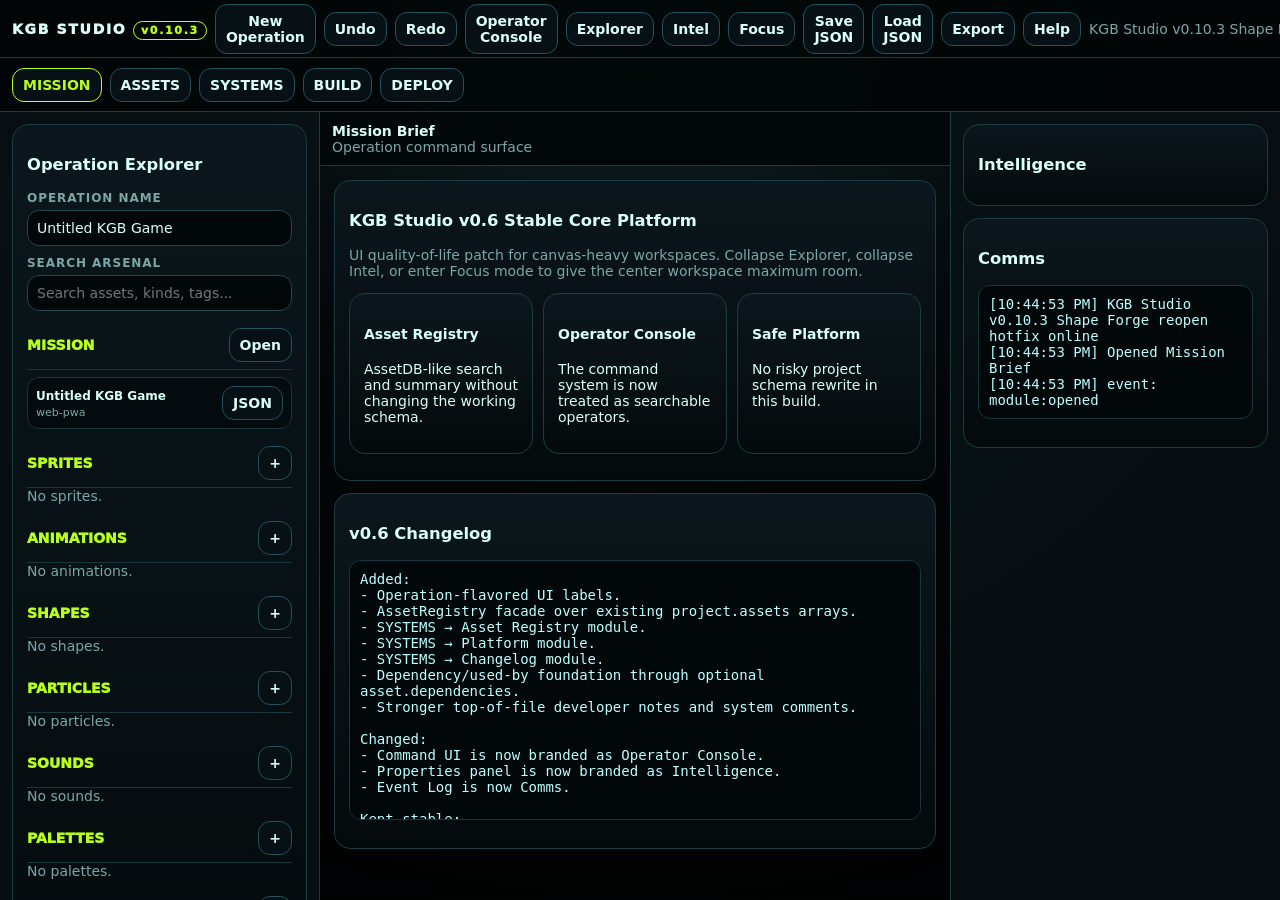
<file: archive/kgb_studio_v0_10_3_shape_forge_reopen_hotfix.html>
<!doctype html>
<html lang="en">
<head>
<meta charset="utf-8">
<meta name="viewport" content="width=device-width,initial-scale=1">
<title>KGB Studio v0.10.3 - Shape Forge Reopen Hotfix</title>
<style>
:root{--bg:#020607;--panel:#071014;--line:#1b3b42;--text:#d9fff8;--muted:#7aa7a6;--green:#b8ff19;--cyan:#00e5ff;--mag:#ff2bd6;--orange:#ff8a00}
*{box-sizing:border-box}html,body{height:100%;margin:0;background:radial-gradient(circle at 50% 0%,#102124,#020607 45%,#000);color:var(--text);font:14px system-ui,Segoe UI,Arial;overflow:hidden}
button,input,textarea,select{font:inherit}button{border:1px solid #22515b;background:#071014;color:var(--text);border-radius:12px;padding:8px 10px;font-weight:800;cursor:pointer}button:hover{border-color:var(--cyan)}button.active{border-color:var(--green);color:var(--green)}button.primary{background:linear-gradient(#d9ff63,#77d900);color:#071014;border-color:var(--green)}button.hot{border-color:var(--mag)}input,textarea,select{width:100%;background:#02080a;color:var(--text);border:1px solid #21464e;border-radius:12px;padding:9px}textarea{min-height:110px;font-family:monospace}label{display:block;margin:10px 0 5px;color:var(--muted);font-size:12px;font-weight:900;text-transform:uppercase;letter-spacing:.08em}
.app{height:100%;display:grid;grid-template-rows:58px 54px 1fr}.top,.nav{display:flex;gap:8px;align-items:center;padding:8px 12px;border-bottom:1px solid var(--line);background:rgba(2,6,7,.92);overflow:auto}.brand{font-weight:1000;letter-spacing:.12em;white-space:nowrap}.pill{border:1px solid var(--green);color:var(--green);border-radius:99px;padding:2px 7px;font-size:11px}.status{margin-left:auto;color:var(--muted);white-space:nowrap}.shell{min-height:0;display:grid;grid-template-columns:320px 1fr 330px}.left,.right{min-height:0;overflow:auto;background:rgba(7,16,20,.88);padding:12px;border-right:1px solid var(--line)}.right{border-right:0;border-left:1px solid var(--line)}.center{min-width:0;min-height:0;display:grid;grid-template-rows:54px 1fr}.bar{display:flex;align-items:center;justify-content:space-between;gap:8px;padding:9px 12px;border-bottom:1px solid var(--line);background:#02080a}.work{min-height:0;overflow:auto;padding:14px}.card{background:linear-gradient(#0b171c,#040a0c);border:1px solid #1a3c43;border-radius:16px;padding:14px;margin-bottom:12px}.row{display:flex;gap:8px;align-items:center;flex-wrap:wrap}.grid{display:grid;grid-template-columns:1fr 1fr;gap:12px}.grid3{display:grid;grid-template-columns:repeat(3,1fr);gap:10px}.muted{color:var(--muted)}.treeHead{display:flex;justify-content:space-between;align-items:center;color:var(--green);font-weight:1000;border-bottom:1px solid #18373d;margin-top:10px;padding:7px 0}.treeItem{display:flex;justify-content:space-between;align-items:center;gap:8px;border:1px solid #18373d;border-radius:12px;background:#030b0e;margin:7px 0;padding:8px}.treeItem b{font-size:12px}.treeItem span{font-size:11px;color:var(--muted)}pre{white-space:pre-wrap;max-height:260px;overflow:auto;background:#02080a;border:1px solid #18373d;border-radius:12px;padding:10px;color:#bff}.stage{display:grid;place-items:center;min-height:520px;border:1px solid #18373d;border-radius:18px;background:#000;overflow:hidden}canvas{max-width:100%;height:auto;touch-action:none}.sprite{display:grid;grid-template-columns:1fr 270px;gap:12px}.tools{display:grid;grid-template-columns:1fr 1fr;gap:8px}.moduleCard{border:1px solid #21464e;border-radius:14px;padding:12px;background:#030b0e}.badge{background:var(--green);color:#071014;border-radius:99px;padding:2px 7px;font-size:11px;font-weight:1000}.modalBg{position:fixed;inset:0;display:none;place-items:center;background:rgba(0,0,0,.72);z-index:9;padding:18px}.modalBg.show{display:grid}.modal{max-width:880px;width:100%;max-height:88vh;overflow:auto;background:#061014;border:1px solid var(--cyan);border-radius:18px;padding:16px}.cmd{position:fixed;inset:0;display:none;place-items:start center;background:rgba(0,0,0,.65);z-index:10;padding-top:10vh}.cmd.show{display:grid}.cmdBox{width:min(760px,92vw);background:#061014;border:1px solid var(--cyan);border-radius:18px;padding:12px;box-shadow:0 0 40px rgba(0,229,255,.22)}.cmdItem{padding:10px;border:1px solid #18373d;border-radius:12px;margin-top:8px;background:#030b0e;cursor:pointer}.cmdItem:hover{border-color:var(--green)}.thumb{width:100%;aspect-ratio:1.6;border:1px solid #18373d;border-radius:14px;background:#000;display:grid;place-items:center;overflow:hidden;margin-bottom:10px}.thumb canvas{width:100%;height:100%}.mini{font-size:11px;color:var(--muted)}.tag{display:inline-block;border:1px solid #22515b;border-radius:99px;padding:2px 7px;margin:2px;color:var(--cyan);font-size:11px}.shapeShell{display:grid;grid-template-columns:1fr 280px;gap:12px}.shapeTools{display:grid;grid-template-columns:1fr 1fr;gap:8px}.shapeStage{display:grid;place-items:center;min-height:520px;border:1px solid #18373d;border-radius:18px;background:#000;overflow:hidden}@media(max-width:900px){.shapeShell{grid-template-columns:1fr}.shapeStage{min-height:48vh}}
@media(max-width:900px){.shell{grid-template-columns:1fr;grid-template-rows:auto 1fr auto}.left,.right{max-height:28vh;border:0;border-bottom:1px solid var(--line)}.right{border-top:1px solid var(--line)}.grid,.grid3,.sprite{grid-template-columns:1fr}.status{display:none}.stage{min-height:48vh}}

/*
  Workspace Focus UI
  ------------------
  IMPORTANT FIX:
  Do NOT use display:none on grid children here.

  CSS grid auto-placement will remove display:none items from the grid flow.
  When the left panel disappeared, the center workspace got auto-placed into
  the first 0px column. That is why Explorer collapse created a tiny sliver.

  Instead, keep the left/right grid items present, but collapse their columns
  to 0 and visually hide their contents.
*/
body.left-collapsed .shell{grid-template-columns:0 minmax(0,1fr) 340px}
body.right-collapsed .shell{grid-template-columns:330px minmax(0,1fr) 0}
body.left-collapsed.right-collapsed .shell{grid-template-columns:0 minmax(0,1fr) 0}
body.workspace-focus .shell{grid-template-columns:0 minmax(0,1fr) 0}

body.left-collapsed .left,
body.workspace-focus .left{
  width:0;
  min-width:0;
  padding:0;
  border:0;
  overflow:hidden;
  opacity:0;
  pointer-events:none;
}

body.right-collapsed .right,
body.workspace-focus .right{
  width:0;
  min-width:0;
  padding:0;
  border:0;
  overflow:hidden;
  opacity:0;
  pointer-events:none;
}

body.workspace-focus .workspaceFocusBtn{border-color:var(--green);color:var(--green)}
body.left-collapsed #toggleLeftBtn,body.right-collapsed #toggleRightBtn{border-color:var(--green);color:var(--green)}
.focusHint{font-size:11px;color:var(--muted)}
.shapeList{max-height:170px;overflow:auto;border:1px solid #18373d;border-radius:12px;padding:8px;background:#02080a}
.shapeList label{display:flex;align-items:center;gap:6px;margin:4px 0;color:var(--text);font-size:12px;text-transform:none;letter-spacing:0}
.shapeList input{width:auto}.transformGrid{display:grid;grid-template-columns:1fr 1fr;gap:8px}.transformGrid input{padding:7px;font-size:12px}


/*
  Full Shape Forge host styles.
  The full standalone tool runs inside an iframe so its UI and behavior stay
  isolated from the Studio shell.
*/
.forgeHost{display:grid;grid-template-rows:auto minmax(0,1fr);gap:10px;min-height:calc(100vh - 150px)}
.forgeToolbar{display:flex;gap:8px;align-items:center;flex-wrap:wrap}
.forgeFrame{width:100%;height:calc(100vh - 185px);min-height:680px;border:1px solid #18373d;border-radius:18px;background:#020607}
@media(max-width:900px){.forgeFrame{height:70vh;min-height:620px}}
.forgeMeta{display:grid;grid-template-columns:minmax(220px,1fr) auto auto auto auto;gap:8px;align-items:end}
.forgeMeta input{min-width:0}
@media(max-width:1100px){.forgeMeta{grid-template-columns:1fr 1fr}.forgeMeta button{width:100%}}
</style>
</head>
<body>
<div class="app">
<header class="top"><div class="brand">KGB STUDIO <span class="pill">v0.10.3</span></div><button id="newBtn">New Operation</button><button id="undoBtn">Undo</button><button id="redoBtn">Redo</button><button id="cmdBtn">Operator Console</button><button id="toggleLeftBtn" title="Collapse/expand Operation Explorer">Explorer</button><button id="toggleRightBtn" title="Collapse/expand Intelligence/Comms">Intel</button><button id="focusBtn" class="workspaceFocusBtn" title="Focus workspace">Focus</button><button id="saveBtn">Save JSON</button><button id="loadBtn">Load JSON</button><input id="loadInput" type="file" accept=".json" hidden><button id="exportBtn">Export</button><button id="helpBtn">Help</button><div id="status" class="status">Ready.</div></header>
<nav id="nav" class="nav"></nav>
<section class="shell">
<aside class="left"><div class="card"><h3>Operation Explorer</h3><label>Operation Name</label><input id="projectName"><label>Search Arsenal</label><input id="filter" placeholder="Search assets, kinds, tags..."><div id="explorer"></div></div></aside>
<main class="center"><div class="bar"><div><b id="title"></b><div id="subtitle" class="muted"></div></div><div id="actions" class="row"></div></div><div id="work" class="work"></div></main>
<aside class="right"><div class="card"><h3>Intelligence</h3><div id="props" class="muted">No asset selected.</div></div><div class="card"><h3>Comms</h3><pre id="log"></pre></div></aside>
</section>
</div>
<div id="modalBg" class="modalBg"><div class="modal"><div class="row" style="justify-content:space-between"><h2 id="modalTitle">Help</h2><button id="closeModal">Close</button></div><div id="modalBody"></div></div></div>
<div id="cmd" class="cmd"><div class="cmdBox"><input id="cmdSearch" placeholder="Type a command..."><div id="cmdList"></div></div></div>

<script>

/*
===============================================================================
KGB STUDIO v0.10.3 — SHAPE FORGE REOPEN HOTFIX

WHY THIS VERSION EXISTS
-----------------------
v0.10.2 successfully created and saved full Shape Forge projects into Studio
assets, and they appeared correctly in the Asset Library / Inspector.

The missing piece was reopening those saved assets back into the embedded Shape
Forge. The asset was being selected, but Studio's selection logic only auto-
opened assets through registered ToolAdapters. The full Shape Forge host is now
a direct Studio module, not a ToolAdapter, so saved shape-forge-project assets
needed an explicit route.

WHAT'S FIXED IN v0.10.3
-----------------------
Fixed:
- Saved shape-forge-project assets now reopen in ASSETS -> Shape Forge.
- Existing saved Shape Forge project data is passed back into the embedded forge.
- Open button in Operation Explorer now supports round-trip editing.
- Update Existing can now be used after reopening a saved Shape Forge asset.

Kept stable:
- New Project.
- Save New.
- Update Existing.
- Preview thumbnail capture.
- Inspector preview support.
- v0.10.1 script parser hotfix.
- Embedded Shape Forge undo/redo timing fix.

REPO ACTION
-----------
Replace /studio/index.html with this file.

SUGGESTED COMMIT
----------------
Fix Shape Forge asset reopen flow

===============================================================================
*/
const $=s=>document.querySelector(s), $$=s=>[...document.querySelectorAll(s)];
const uid=p=>p+"_"+Date.now().toString(36)+"_"+Math.random().toString(36).slice(2,7);
function esc(s){return String(s??"").replace(/[&<>"']/g,c=>({"&":"&amp;","<":"&lt;",">":"&gt;","\"":"&quot;","'":"&#39;"}[c]||c))}
function safe(s){return String(s||"kgb_project").toLowerCase().replace(/[^a-z0-9]+/g,"_").replace(/^_|_$/g,"")}
function dl(n,t,m="text/plain"){const b=new Blob([t],{type:m}),a=document.createElement("a");a.href=URL.createObjectURL(b);a.download=n;a.click();URL.revokeObjectURL(a.href)}
function project(name="Untitled KGB Game"){const now=new Date().toISOString();return{meta:{name,created:now,updated:now,studioVersion:"0.10.3"},mission:{note:""},assets:{sprites:[],animations:[],shapes:[],particles:[],sounds:[],palettes:[],tiles:[],maps:[],misc:[]},settings:{theme:"kgb-neon",target:"web-pwa"}}}
function norm(p){let b=project(p?.meta?.name);return{...b,...p,meta:{...b.meta,...(p.meta||{})},assets:{...b.assets,...(p.assets||{})},settings:{...b.settings,...(p.settings||{})}}}

/* EVENT BUS: simple pub/sub so modules can emit events without tight coupling. */
const Bus={handlers:{},on(e,fn){(this.handlers[e] ||= []).push(fn)},emit(e,data){(this.handlers[e]||[]).forEach(fn=>fn(data));Studio.log("event: "+e)}};

/* OPERATOR CONSOLE BACKEND: still called Commands internally, but this is our operator search/run system. */
const Commands={
 list:[],
 add(id,label,run){this.list.push({id,label,run})},
 open(){renderCommands();$("#cmd").classList.add("show");$("#cmdSearch").value="";$("#cmdSearch").focus()},
 close(){$("#cmd").classList.remove("show")},
 run(id){let c=this.list.find(x=>x.id===id);if(c){c.run();this.close()}}
};
function renderCommands(){let q=($("#cmdSearch")?.value||"").toLowerCase();$("#cmdList").innerHTML=Commands.list.filter(c=>!q||c.label.toLowerCase().includes(q)||c.id.includes(q)).map(c=>'<div class="cmdItem" data-cmd="'+c.id+'"><b>'+esc(c.label)+'</b><br><span class="muted">'+esc(c.id)+'</span></div>').join("");$("#cmdList").querySelectorAll("[data-cmd]").forEach(x=>x.onclick=()=>Commands.run(x.dataset.cmd))}

/* HISTORY: snapshot-based undo/redo for project-level asset mutations. */
const History={undo:[],redo:[],snapshot(label){Studio.sync();this.undo.push({label,state:JSON.stringify(Studio.state.project)});this.redo=[];updateHistoryButtons()},restore(item){Studio.hydrate(JSON.parse(item.state))},undoIt(){if(!this.undo.length)return;this.redo.push({label:"redo",state:JSON.stringify(Studio.state.project)});this.restore(this.undo.pop());Studio.log("Undo")},redoIt(){if(!this.redo.length)return;this.undo.push({label:"undo",state:JSON.stringify(Studio.state.project)});this.restore(this.redo.pop());Studio.log("Redo")}};
function updateHistoryButtons(){$("#undoBtn").disabled=!History.undo.length;$("#redoBtn").disabled=!History.redo.length}


/*
-------------------------------------------------------------------------------
ASSET REGISTRY FACADE

This is the safe v0.6 version of AssetDB.

Instead of replacing the known-good project.assets arrays, this facade gives us
AssetDB-like capabilities while keeping the existing schema stable.

Later, when we're ready, this can become a true UUID AssetDB. For now it gives:
- all()      -> list every asset across all buckets
- find()     -> search all assets
- get()      -> retrieve an asset by bucket/id
- usedBy()   -> dependency graph foundation
- summary()  -> counts by bucket
-------------------------------------------------------------------------------
*/
const AssetRegistry={
  buckets(){
    return Studio.state.project.assets || {};
  },

  all(){
    const out=[];
    Object.entries(this.buckets()).forEach(([bucket,items])=>{
      (items||[]).forEach(asset=>{
        out.push({bucket,asset});
      });
    });
    return out;
  },

  find(query){
    const q=String(query||"").toLowerCase();
    return this.all().filter(({bucket,asset})=>{
      const text=[
        bucket,
        asset.id,
        asset.name,
        asset.kind,
        asset.adapter,
        ...(asset.tags||[])
      ].join(" ").toLowerCase();
      return !q || text.includes(q);
    });
  },

  get(bucket,id){
    return (this.buckets()[bucket]||[]).find(asset=>asset.id===id);
  },

  usedBy(bucket,id){
    return this.all().filter(({asset})=>{
      return (asset.dependencies||[]).some(dep=>dep.bucket===bucket && dep.id===id);
    });
  },

  summary(){
    const rows={};
    Object.entries(this.buckets()).forEach(([bucket,items])=>{
      rows[bucket]=(items||[]).length;
    });
    return rows;
  }
};

/*
-------------------------------------------------------------------------------
ASSET PREVIEW HELPERS

The Intelligence panel needs a fast way to preview selected assets.

For now:
- Sprite assets with procedural objects are drawn on a mini canvas.
- Other assets get a labeled tactical placeholder card.

This stays intentionally simple so it cannot break the working editor.
-------------------------------------------------------------------------------
*/
function renderAssetPreview(asset,canvas){
  if(!canvas)return;

  const ctx=canvas.getContext("2d");
  ctx.clearRect(0,0,canvas.width,canvas.height);

  // Dark tactical background.
  ctx.fillStyle="#000";
  ctx.fillRect(0,0,canvas.width,canvas.height);

  // Light grid gives every preview the same KGB Studio visual language.
  ctx.strokeStyle="#00e5ff33";
  ctx.lineWidth=1;
  for(let x=0;x<canvas.width;x+=24){
    ctx.beginPath();
    ctx.moveTo(x,0);
    ctx.lineTo(x,canvas.height);
    ctx.stroke();
  }
  for(let y=0;y<canvas.height;y+=24){
    ctx.beginPath();
    ctx.moveTo(0,y);
    ctx.lineTo(canvas.width,y);
    ctx.stroke();
  }

  // Sprite Forge assets currently store procedural objects directly on asset.objects.
  if(asset?.objects?.length){
    ctx.save();
    ctx.scale(0.36,0.36);
    ctx.translate(170,35);

    // Reuse SpriteForge.draw safely by temporarily pointing its ctx at preview ctx.
    const oldCtx=SpriteForge.ctx;
    SpriteForge.ctx=ctx;
    asset.objects.forEach(o=>SpriteForge.draw(o));
    SpriteForge.ctx=oldCtx;

    ctx.restore();
    return;
  }

  // Shape Forge assets store vector objects on asset.shapes.
  if(asset?.shapes?.length && typeof ShapeForge!=="undefined"){
    ctx.save();
    ctx.scale(0.36,0.36);
    ctx.translate(170,35);

    // Reuse ShapeForge.drawShape safely by temporarily pointing its ctx at preview ctx.
    const oldCtx=ShapeForge.ctx;
    ShapeForge.ctx=ctx;
    asset.shapes.forEach(o=>ShapeForge.drawShape(o));
    ShapeForge.ctx=oldCtx;

    ctx.restore();
    return;
  }

  // Saved full Shape Forge assets can provide a preview data URL snapshot.
  if(asset?.previewDataUrl){
    const img=new Image();
    img.onload=()=>{
      ctx.clearRect(0,0,canvas.width,canvas.height);
      ctx.fillStyle="#000";
      ctx.fillRect(0,0,canvas.width,canvas.height);
      ctx.drawImage(img,0,0,canvas.width,canvas.height);
    };
    img.src=asset.previewDataUrl;
    return;
  }

  // Generic fallback preview for non-canvas assets.
  ctx.fillStyle="#b8ff19";
  ctx.font="bold 18px system-ui";
  ctx.fillText(String(asset?.kind||"asset").toUpperCase(),20,42);
  ctx.fillStyle="#7aa7a6";
  ctx.font="14px system-ui";
  ctx.fillText(String(asset?.name||"Unnamed Asset"),20,68);
}

/*
-------------------------------------------------------------------------------
DEPENDENCY VIEW HELPERS

Dependencies are optional in this stable schema.

A dependency is expected to look like:
  { bucket: "sprites", id: "sprites_xxxxx" }

This creates the foundation for richer dependency graphs later.
-------------------------------------------------------------------------------
*/
function dependencyLabel(dep){
  if(!dep)return "unknown dependency";
  const target=AssetRegistry.get(dep.bucket,dep.id);
  return target ? (target.name||target.id) : `${dep.bucket}/${dep.id}`;
}


/* STUDIO CORE: owns module registry, adapter registry, shared project state, selection, and mutation helpers. */
const Studio={
 modules:new Map(), adapters:new Map(), state:{project:project(),selection:null},
 log(m){$("#log").textContent="["+new Date().toLocaleTimeString()+"] "+m+"\n"+$("#log").textContent;$("#status").textContent=m},
 register(m){this.modules.set(m.id,m)},
 installAdapter(a){this.adapters.set(a.id,a);this.register(a.toModule())},
 open(id,opt={}){const m=this.modules.get(id);if(!m)return this.log("Missing module "+id);$("#title").textContent=m.title;$("#subtitle").textContent=m.description||"";$("#work").innerHTML="";$("#actions").innerHTML="";$("#props").innerHTML="";m.render?.($("#work"),this,opt);m.actions?.($("#actions"),this,opt);m.properties?.($("#props"),this,opt);$$("[data-section]").forEach(b=>b.classList.toggle("active",b.dataset.section===m.section));Bus.emit("module:opened",{id});this.log("Opened "+m.title)},
 sync(){this.state.project.meta.name=$("#projectName").value.trim()||"Untitled KGB Game";this.state.project.meta.updated=new Date().toISOString()},
 exportProject(){this.sync();return JSON.stringify(this.state.project,null,2)},
 hydrate(p){this.state.project=norm(p);$("#projectName").value=this.state.project.meta.name;renderExplorer();this.renderProps();updateHistoryButtons();this.log("Project loaded")},
 mutate(label,fn){History.snapshot(label);fn();this.sync();renderExplorer();this.renderProps();Bus.emit("project:changed",{label})},
 addAsset(type,a){this.mutate("add "+type,()=>{a.id ||= uid(type);a.created ||= new Date().toISOString();a.updated=new Date().toISOString();this.state.project.assets[type].push(a)});this.log("Saved "+type.slice(0,-1)+": "+a.name);return a},
 find(type,id){return(this.state.project.assets[type]||[]).find(a=>a.id===id)},
 updateAsset(type,id,patch){this.mutate("update asset",()=>{let a=this.find(type,id);if(a)Object.assign(a,patch,{id,updated:new Date().toISOString()})});},
 deleteAsset(type,id){this.mutate("delete asset",()=>{let arr=this.state.project.assets[type]||[],i=arr.findIndex(a=>a.id===id);if(i>=0)arr.splice(i,1);this.state.selection=null})},
 duplicateAsset(type,id){this.mutate("duplicate asset",()=>{let a=this.find(type,id);if(a){let c=JSON.parse(JSON.stringify(a));c.id=uid(type);c.name=(c.name||"Asset")+" Copy";this.state.project.assets[type].push(c)}})},
 selectAsset(type,id){
  let a=this.find(type,id);
  if(!a)return;

  this.state.selection={type,id};
  this.renderProps();

  // Full Shape Forge projects are handled by the direct Shape Forge host module,
  // not by the older ToolAdapter system. This explicit route restores the full
  // round-trip flow: saved asset -> Open -> embedded forge -> Update Existing.
  if(type==="shapes"&&(a.kind==="shape-forge-project"||a.adapter==="shape-forge-full")){
    this.open("asset.shapeforge",{asset:a});
    return;
  }

  let adapter=[...this.adapters.values()].find(ad=>ad.canOpen?.(a));
  if(adapter)this.open(adapter.moduleId,{asset:a});
  else this.log("Selected "+a.name);
},
 renderProps(){
  let s=this.state.selection,p=$("#props");

  // Nothing selected: keep Intelligence quiet and clear.
  if(!s){
    p.innerHTML='<div class="muted">No asset selected.</div>';
    return;
  }

  let a=this.find(s.type,s.id);
  if(!a){
    p.textContent="Missing asset";
    return;
  }

  // Optional dependency data. This does not require a schema migration.
  let deps=a.dependencies||[];
  let usedBy=AssetRegistry.usedBy(s.type,s.id);

  // Rich Intelligence panel. This is still backed by the stable v0.5/v0.6 asset shape.
  p.innerHTML=
    '<div class="thumb"><canvas id="assetThumb" width="320" height="200"></canvas></div>'+
    '<label>Name</label><input id="pname" value="'+esc(a.name||"")+'">'+
    '<label>Bucket</label><input disabled value="'+esc(s.type)+'">'+
    '<label>Kind</label><input disabled value="'+esc(a.kind||"asset")+'">'+
    '<label>Folder</label><input id="pfolder" value="'+esc(a.folder||"/")+'">'+
    '<label>Tags comma-separated</label><input id="ptags" value="'+esc((a.tags||[]).join(", "))+'">'+
    '<label>Notes</label><textarea id="pnotes">'+esc(a.notes||"")+'</textarea>'+
    '<div class="row">'+
      '<button class="primary" id="applyP">Apply</button>'+
      '<button id="openP">Open</button>'+
      '<button id="dupeP">Duplicate</button>'+
      '<button class="hot" id="delP">Delete</button>'+
    '</div>'+
    '<p class="mini">ID: '+esc(a.id||"")+'</p>'+
    '<p class="mini">Dependencies: '+deps.length+' • Used by: '+usedBy.length+'</p>'+
    '<div>'+
      deps.map(dep=>'<span class="tag">uses '+esc(dependencyLabel(dep))+'</span>').join("")+
      usedBy.map(item=>'<span class="tag">used by '+esc(item.asset.name||item.asset.id)+'</span>').join("")+
    '</div>'+
    '<label>Raw Asset JSON</label><textarea id="pjson">'+esc(JSON.stringify(a,null,2))+'</textarea>';

  renderAssetPreview(a,$("#assetThumb"));

  // Apply writes the friendly fields back into the raw JSON object, then saves.
  $("#applyP").onclick=()=>{
    try{
      let raw=JSON.parse($("#pjson").value);
      raw.name=$("#pname").value;
      raw.folder=$("#pfolder").value||"/";
      raw.tags=$("#ptags").value.split(",").map(x=>x.trim()).filter(Boolean);
      raw.notes=$("#pnotes").value;
      this.updateAsset(s.type,s.id,raw);
    }catch(e){
      alert(e.message);
    }
  };

  $("#openP").onclick=()=>this.selectAsset(s.type,s.id);
  $("#dupeP").onclick=()=>this.duplicateAsset(s.type,s.id);
  $("#delP").onclick=()=>{
    if(confirm("Delete asset?"))this.deleteAsset(s.type,s.id);
  };
}
};

const sections={MISSION:[["mission.brief","Brief"],["mission.project","Project JSON"]],ASSETS:[["asset.library","Asset Library"],["asset.inspector","Asset Inspector"],["asset.shapeforge","Shape Forge"],["asset.spriteforge","Sprite Forge"],["asset.adapters","Module Adapters"]],SYSTEMS:[["system.runtime","Runtime Preview"],["system.taio","TAIO"],["system.registry","Asset Registry"],["system.platform","Platform"],["system.events","Event Bus"],["system.changelog","Changelog"]],BUILD:[["build.export","Export"],["build.validate","Validate"]],DEPLOY:[["deploy.notes","Deploy Notes"]]};
function renderNav(){let n=$("#nav");n.innerHTML="";Object.keys(sections).forEach(sec=>{let b=document.createElement("button");b.textContent=sec;b.dataset.section=sec;b.onclick=()=>Studio.open(sections[sec][0][0]);n.appendChild(b)})}
function renderExplorer(){let q=($("#filter")?.value||"").toLowerCase(),p=Studio.state.project,root=$("#explorer");let h='<div class="treeHead"><span>MISSION</span><button data-open="mission.brief">Open</button></div><div class="treeItem"><div><b>'+esc(p.meta.name)+'</b><br><span>'+esc(p.settings.target)+'</span></div><button data-open="mission.project">JSON</button></div>';["sprites","animations","shapes","particles","sounds","palettes","tiles","maps"].forEach(type=>{let arr=(p.assets[type]||[]).filter(a=>!q||(a.name||"").toLowerCase().includes(q)||(a.kind||"").toLowerCase().includes(q));h+='<div class="treeHead"><span>'+type.toUpperCase()+'</span><button data-open="'+(type==="sprites"?"asset.spriteforge":type==="shapes"?"asset.shapeforge":"asset.adapters")+'">+</button></div>';h+=arr.length?arr.map(a=>'<div class="treeItem"><div><b>'+esc(a.name||a.id)+'</b><br><span>'+esc(a.kind||"asset")+'</span></div><button data-type="'+type+'" data-id="'+a.id+'">Open</button></div>').join(""):'<div class="muted">No '+type+'.</div>'});root.innerHTML=h;root.querySelectorAll("[data-open]").forEach(b=>b.onclick=()=>Studio.open(b.dataset.open));root.querySelectorAll("[data-id]").forEach(b=>b.onclick=()=>Studio.selectAsset(b.dataset.type,b.dataset.id))}

/* TOOL ADAPTER FACTORY: promotes standalone tools into Studio modules without rewriting them. */
function createToolAdapter(o){return{...o,toModule(){return{id:o.moduleId,section:o.section,title:o.title,description:o.description,render:(r,s,opt)=>o.render(r,s,opt),actions:(r,s,opt)=>{r.innerHTML='<button id="adSave">Save Asset</button><button id="adExport">Export</button>';$("#adSave").onclick=()=>o.save?.(s,opt);$("#adExport").onclick=()=>o.exportAsset?.(s,opt)},properties:(p,s,opt)=>{p.innerHTML=opt?.asset?'<div class="muted">Opened: '+esc(opt.asset.name)+'</div>':'<div class="muted">'+esc(o.title)+' adapter active.</div>'}}}}}

/* SPRITE FORGE LITE: the first embedded canvas asset editor. Kept stable from v0.5. */
const SpriteForge={canvas:null,ctx:null,objects:[],selectedId:null,tool:"select",isDown:false,draft:null,start:null,currentAsset:null,style:{fill:"#ff8a00",stroke:"#b8ff19",weight:4,glow:12},
 init(asset){this.canvas=$("#spriteCanvas");this.ctx=this.canvas.getContext("2d");this.objects=asset?.objects?JSON.parse(JSON.stringify(asset.objects)):[];this.currentAsset=asset||null;this.selectedId=null;this.render();this.canvas.onpointerdown=e=>this.down(e);this.canvas.onpointermove=e=>this.move(e);this.canvas.onpointerup=e=>this.up(e);this.canvas.onpointercancel=e=>this.up(e)},
 pos(e){let r=this.canvas.getBoundingClientRect();return{x:(e.clientX-r.left)*this.canvas.width/r.width,y:(e.clientY-r.top)*this.canvas.height/r.height}},
 down(e){this.canvas.setPointerCapture(e.pointerId);this.isDown=true;let p=this.pos(e);this.start=p;if(this.tool==="select"){let hit=this.hit(p.x,p.y);this.selectedId=hit?.id||null;this.draft=hit?{x:p.x,y:p.y,ox:hit.x,oy:hit.y,pts:hit.points?JSON.parse(JSON.stringify(hit.points)):null}:null;this.render();return}if(this.tool==="pen"){this.draft={type:"path",points:[p],style:{...this.style},id:uid("obj")};return}this.draft={type:this.tool,x:p.x,y:p.y,w:1,h:1,style:{...this.style},id:uid("obj")}},
 move(e){if(!this.isDown)return;let p=this.pos(e);if(this.tool==="select"&&this.selectedId&&this.draft){let o=this.objects.find(x=>x.id===this.selectedId);if(o){if(o.points&&this.draft.pts){let dx=p.x-this.draft.x,dy=p.y-this.draft.y;o.points=this.draft.pts.map(pt=>({x:pt.x+dx,y:pt.y+dy}))}else{o.x=this.draft.ox+(p.x-this.draft.x);o.y=this.draft.oy+(p.y-this.draft.y)}this.render()}return}if(this.tool==="pen"&&this.draft){this.draft.points.push(p);this.render();this.draw(this.draft);return}if(this.draft){this.draft.w=p.x-this.start.x;this.draft.h=p.y-this.start.y;this.render();this.draw(this.draft)}},
 up(){if(!this.isDown)return;this.isDown=false;if(this.draft&&this.tool!=="select"){this.objects.push(this.draft);this.selectedId=this.draft.id;this.draft=null;this.render();Bus.emit("sprite:changed",{})}},
 bounds(o){if(o.type==="path"){let xs=o.points.map(p=>p.x),ys=o.points.map(p=>p.y);return{x:Math.min(...xs)-10,y:Math.min(...ys)-10,w:Math.max(...xs)-Math.min(...xs)+20,h:Math.max(...ys)-Math.min(...ys)+20}}return{x:Math.min(o.x,o.x+o.w),y:Math.min(o.y,o.y+o.h),w:Math.abs(o.w),h:Math.abs(o.h)}},
 hit(x,y){for(let i=this.objects.length-1;i>=0;i--){let b=this.bounds(this.objects[i]);if(x>=b.x&&x<=b.x+b.w&&y>=b.y&&y<=b.y+b.h)return this.objects[i]}return null},
 selected(){return this.objects.find(o=>o.id===this.selectedId)},
 render(){let c=this.canvas,ctx=this.ctx;if(!ctx)return;ctx.clearRect(0,0,c.width,c.height);let bg=ctx.createRadialGradient(256,256,20,256,256,420);bg.addColorStop(0,"#092126");bg.addColorStop(1,"#000");ctx.fillStyle=bg;ctx.fillRect(0,0,c.width,c.height);ctx.strokeStyle="#00e5ff22";for(let x=0;x<c.width;x+=32){ctx.beginPath();ctx.moveTo(x,0);ctx.lineTo(x,c.height);ctx.stroke()}for(let y=0;y<c.height;y+=32){ctx.beginPath();ctx.moveTo(0,y);ctx.lineTo(c.width,y);ctx.stroke()}this.objects.forEach(o=>this.draw(o));let s=this.selected();if(s){let b=this.bounds(s);ctx.save();ctx.setLineDash([8,6]);ctx.strokeStyle="#fff";ctx.strokeRect(b.x-6,b.y-6,b.w+12,b.h+12);ctx.restore()}},
 draw(o){let ctx=this.ctx,s=o.style||this.style;ctx.save();ctx.shadowColor=s.stroke;ctx.shadowBlur=s.glow;ctx.lineWidth=s.weight;ctx.strokeStyle=s.stroke;ctx.fillStyle=s.fill;ctx.beginPath();if(o.type==="rect")ctx.rect(o.x,o.y,o.w,o.h);if(o.type==="ellipse")ctx.ellipse(o.x+o.w/2,o.y+o.h/2,Math.abs(o.w/2),Math.abs(o.h/2),0,0,Math.PI*2);if(o.type==="triangle"){ctx.moveTo(o.x+o.w/2,o.y);ctx.lineTo(o.x+o.w,o.y+o.h);ctx.lineTo(o.x,o.y+o.h);ctx.closePath()}if(o.type==="path"){ctx.moveTo(o.points[0].x,o.points[0].y);for(let i=1;i<o.points.length;i++)ctx.lineTo(o.points[i].x,o.points[i].y)}if(o.type!=="path")ctx.fill();ctx.stroke();ctx.restore()},
 payload(){return{name:$("#sfName")?.value||"Procedural Sprite",kind:"procedural-canvas-sprite",adapter:"sprite-forge",objects:JSON.parse(JSON.stringify(this.objects)),drawFunction:this.exportJS()}},
 exportJS(){return "function drawKGBSprite(ctx){\n  const objects="+JSON.stringify(this.objects,null,2)+";\n  // draw objects here\n}"},
 del(){if(!this.selectedId)return;this.objects=this.objects.filter(o=>o.id!==this.selectedId);this.selectedId=null;this.render();Bus.emit("sprite:changed",{})},dupe(){let o=this.selected();if(!o)return;let n=JSON.parse(JSON.stringify(o));n.id=uid("obj");if(n.points)n.points=n.points.map(p=>({x:p.x+18,y:p.y+18}));else{n.x+=18;n.y+=18}this.objects.push(n);this.selectedId=n.id;this.render();Bus.emit("sprite:changed",{})},clear(){if(confirm("Clear?")){this.objects=[];this.selectedId=null;this.render();Bus.emit("sprite:changed",{})}}
};

Studio.register({id:"mission.brief",section:"MISSION",title:"Mission Brief",description:"Operation command surface",render(r){r.innerHTML='<div class="card"><h3>KGB Studio v0.6 Stable Core Platform</h3><p class="muted">UI quality-of-life patch for canvas-heavy workspaces. Collapse Explorer, collapse Intel, or enter Focus mode to give the center workspace maximum room.</p><div class="grid3"><div class="card"><h4>Asset Registry</h4><p>AssetDB-like search and summary without changing the working schema.</p></div><div class="card"><h4>Operator Console</h4><p>The command system is now treated as searchable operators.</p></div><div class="card"><h4>Safe Platform</h4><p>No risky project schema rewrite in this build.</p></div></div></div><div class="card"><h3>v0.6 Changelog</h3><pre>Added:\n- Operation-flavored UI labels.\n- AssetRegistry facade over existing project.assets arrays.\n- SYSTEMS → Asset Registry module.\n- SYSTEMS → Platform module.\n- SYSTEMS → Changelog module.\n- Dependency/used-by foundation through optional asset.dependencies.\n- Stronger top-of-file developer notes and system comments.\n\nChanged:\n- Command UI is now branded as Operator Console.\n- Properties panel is now branded as Intelligence.\n- Event Log is now Comms.\n\nKept stable:\n- Existing v0.5 project schema.\n- Existing adapters.\n- Existing Sprite Forge Lite.\n- Existing undo/redo and command wiring.\n\nSuggested commit:\nFix Shape Forge asset reopen flow</pre></div>'}});
Studio.register({id:"mission.project",section:"MISSION",title:"Project JSON",description:"Live project object",render(r){r.innerHTML='<div class="card"><h3>Project JSON</h3><button id="refresh">Refresh</button><pre id="json"></pre></div>';$("#refresh").onclick=()=>$("#json").textContent=Studio.exportProject();$("#refresh").click()}});
Studio.register({id:"asset.library",section:"ASSETS",title:"Asset Library",description:"Manage project assets",render(r){r.innerHTML='<div class="card"><h3>Asset Library</h3><p class="muted">Use the Project Explorer on the left. Select assets to open/edit/delete/duplicate.</p><div class="grid3">'+Object.entries(Studio.state.project.assets).map(([k,v])=>'<div class="card"><h4>'+k+'</h4><p>'+v.length+'</p></div>').join("")+'</div></div>'}});

/*
-------------------------------------------------------------------------------
ASSETS → ASSET INSPECTOR

This module explains/hosts the inspector. The live editable inspector is the
right-side Intelligence panel, because that panel follows the selected asset.
-------------------------------------------------------------------------------
*/
Studio.register({id:"asset.inspector",section:"ASSETS",title:"Asset Inspector",description:"Rich metadata, preview, and dependency inspection",render(r){
  const sel=Studio.state.selection;
  const asset=sel?Studio.find(sel.type,sel.id):null;
  r.innerHTML='<div class="card"><h3>Asset Inspector</h3><p class="muted">Select an asset from Operation Explorer. The right-side Intelligence panel now shows preview, metadata, tags, notes, dependencies, used-by, and raw JSON.</p>'+
    (asset?'<pre>'+esc(JSON.stringify({bucket:sel.type,id:asset.id,name:asset.name,kind:asset.kind,tags:asset.tags||[],dependencies:asset.dependencies||[]},null,2))+'</pre>':'<p>No asset selected.</p>')+
    '</div>';
}});


/*
-------------------------------------------------------------------------------
SHAPE FORGE MODULE

Shape Forge is the canonical vector-shape editor path.

This first stable version is deliberately conservative:
- It uses simple object geometry, not complex boolean path math yet.
- It saves into project.assets.shapes using the existing v0.5/v0.7 schema.
- It provides enough drawing/editing to become useful without risking the shell.
- More advanced boolean operations come later after the stable module pattern holds.

Current shape object model:
{
  id,
  type: "rect" | "roundrect" | "ellipse" | "polygon" | "line" | "path",
  x, y, w, h,
  sides,
  points,
  style:{ fill, stroke, weight, glow, opacity }
}
-------------------------------------------------------------------------------
*/
const ShapeForge={
  canvas:null,
  ctx:null,
  shapes:[],
  selectedId:null,
  tool:"select",
  isDown:false,
  draft:null,
  start:null,
  currentAsset:null,
  transformMode:null,
  transformStart:null,

  style:{
    fill:"#ff8a00",
    stroke:"#00e5ff",
    weight:4,
    glow:10,
    opacity:1,
    sides:3,
    radius:18
  },


  /*
  TRANSFORM GIZMO HELPERS
  -----------------------
  These helpers are intentionally local to Shape Forge for now. Once proven,
  the same pattern can be extracted into a shared Studio transform gizmo.
  */
  handleSize(){return 10},

  selectedBounds(){
    const s=this.selected();
    return s?this.bounds(s):null;
  },

  handlesForBounds(b){
    if(!b)return [];
    const x=b.x,y=b.y,w=b.w,h=b.h,cx=x+w/2,cy=y+h/2,hs=this.handleSize();
    return [
      {id:"nw",x,y},{id:"n",x:cx,y},{id:"ne",x:x+w,y},
      {id:"e",x:x+w,y:cy},{id:"se",x:x+w,y:y+h},{id:"s",x:cx,y:y+h},
      {id:"sw",x,y:y+h},{id:"w",x,y:cy}
    ].map(h=>({...h,size:hs}));
  },

  hitHandle(x,y){
    const b=this.selectedBounds();
    if(!b)return null;
    return this.handlesForBounds(b).find(h=>{
      const r=h.size/2+3;
      return x>=h.x-r&&x<=h.x+r&&y>=h.y-r&&y<=h.y+r;
    })||null;
  },

  drawTransformGizmo(){
    const ctx=this.ctx,b=this.selectedBounds();
    if(!ctx||!b)return;

    ctx.save();
    ctx.setLineDash([8,6]);
    ctx.strokeStyle="#fff";
    ctx.lineWidth=2;
    ctx.strokeRect(b.x-6,b.y-6,b.w+12,b.h+12);

    ctx.setLineDash([]);
    this.handlesForBounds(b).forEach(h=>{
      ctx.fillStyle="#020607";
      ctx.strokeStyle="#b8ff19";
      ctx.lineWidth=2;
      ctx.shadowColor="#b8ff19";
      ctx.shadowBlur=8;
      ctx.beginPath();
      ctx.rect(h.x-h.size/2,h.y-h.size/2,h.size,h.size);
      ctx.fill();
      ctx.stroke();
    });
    ctx.restore();
  },

  beginTransform(handle,p){
    const s=this.selected();
    if(!s)return;
    this.transformMode=handle.id;
    this.transformStart={pointer:p,shape:JSON.parse(JSON.stringify(s)),bounds:this.bounds(s)};
  },

  applyResize(p,lockAspect){
    const s=this.selected(),st=this.transformStart;
    if(!s||!st)return;

    const mode=this.transformMode,b=st.bounds;
    let x=b.x,y=b.y,w=b.w,h=b.h;
    const dx=p.x-st.pointer.x,dy=p.y-st.pointer.y;

    if(mode.includes("e"))w=b.w+dx;
    if(mode.includes("s"))h=b.h+dy;
    if(mode.includes("w")){x=b.x+dx;w=b.w-dx}
    if(mode.includes("n")){y=b.y+dy;h=b.h-dy}

    if(lockAspect&&b.w&&b.h){
      const ratio=b.w/b.h;
      if(Math.abs(w-b.w)>Math.abs(h-b.h))h=w/ratio;
      else w=h*ratio;
    }

    this.applyBoundsToShape(s,{x,y,w,h},st.shape);
    this.refreshTransformFields();
  },

  applyBoundsToShape(shape,bounds,source){
    const src=source||shape;

    if(src.type==="compound"&&src.children){
      const old=this.bounds(src);
      const sx=old.w?bounds.w/old.w:1,sy=old.h?bounds.h/old.h:1;
      const mapPoint=p=>({x:bounds.x+(p.x-old.x)*sx,y:bounds.y+(p.y-old.y)*sy});
      const transformChild=(child)=>{
        const copy=JSON.parse(JSON.stringify(child));
        if(copy.children)copy.children=copy.children.map(transformChild);
        else if(copy.points)copy.points=copy.points.map(mapPoint);
        else if(copy.type==="line"){
          const p1=mapPoint({x:copy.x,y:copy.y}),p2=mapPoint({x:copy.x+copy.w,y:copy.y+copy.h});
          copy.x=p1.x;copy.y=p1.y;copy.w=p2.x-p1.x;copy.h=p2.y-p1.y;
        }else{
          const cb=this.bounds(copy);
          copy.x=bounds.x+(copy.x-old.x)*sx;
          copy.y=bounds.y+(copy.y-old.y)*sy;
          copy.w=(copy.w||cb.w)*sx;
          copy.h=(copy.h||cb.h)*sy;
        }
        return copy;
      };
      shape.children=src.children.map(transformChild);
      return;
    }

    if(src.type==="path"&&src.points){
      const old=this.bounds(src);
      const sx=old.w?bounds.w/old.w:1,sy=old.h?bounds.h/old.h:1;
      shape.points=src.points.map(pt=>({x:bounds.x+(pt.x-old.x)*sx,y:bounds.y+(pt.y-old.y)*sy}));
      return;
    }

    if(src.type==="line"){
      shape.x=bounds.x;shape.y=bounds.y;shape.w=bounds.w;shape.h=bounds.h;
      return;
    }

    shape.x=bounds.x;shape.y=bounds.y;shape.w=bounds.w;shape.h=bounds.h;
  },

  refreshTransformFields(){
    const b=this.selectedBounds();
    if(!b)return;
    const vals={shapeX:b.x,shapeY:b.y,shapeW:b.w,shapeH:b.h};
    Object.entries(vals).forEach(([id,val])=>{
      const el=document.getElementById(id);
      if(el)el.value=Math.round(val);
    });
  },

  applyTransformFields(){
    const s=this.selected();
    if(!s)return;
    this.applyBoundsToShape(s,{
      x:+$("#shapeX").value||0,
      y:+$("#shapeY").value||0,
      w:+$("#shapeW").value||1,
      h:+$("#shapeH").value||1
    },JSON.parse(JSON.stringify(s)));
    this.render();
    Bus.emit("shape:transform",{mode:"fields"});
  },

  mirrorSelected(axis){
    const s=this.selected(),b=this.selectedBounds();
    if(!s||!b)return;
    this.mirrorShape(s,axis,b);
    this.render();
    Bus.emit("shape:transform",{mode:"mirror-"+axis});
  },

  mirrorShape(shape,axis,b){
    const mirrorPoint=pt=>axis==="x"
      ? {x:b.x+b.w-(pt.x-b.x),y:pt.y}
      : {x:pt.x,y:b.y+b.h-(pt.y-b.y)};

    if(shape.type==="compound"&&shape.children){
      shape.children.forEach(child=>this.mirrorShape(child,axis,b));
      return;
    }
    if(shape.points){shape.points=shape.points.map(mirrorPoint);return}
    if(shape.type==="line"){
      const p1=mirrorPoint({x:shape.x,y:shape.y});
      const p2=mirrorPoint({x:shape.x+shape.w,y:shape.y+shape.h});
      shape.x=p1.x;shape.y=p1.y;shape.w=p2.x-p1.x;shape.h=p2.y-p1.y;
      return;
    }
    if(axis==="x")shape.x=b.x+b.w-(shape.x-b.x)-shape.w;
    if(axis==="y")shape.y=b.y+b.h-(shape.y-b.y)-shape.h;
  },

  init(asset){
    this.canvas=$("#shapeCanvas");
    this.ctx=this.canvas.getContext("2d");
    this.shapes=asset?.shapes?JSON.parse(JSON.stringify(asset.shapes)):[];
    this.currentAsset=asset||null;
    this.selectedId=null;
    this.tool="select";
    this.render();

    // Pointer events work for mouse, stylus, and touch.
    this.canvas.onpointerdown=e=>this.down(e);
    this.canvas.onpointermove=e=>this.move(e);
    this.canvas.onpointerup=e=>this.up(e);
    this.canvas.onpointercancel=e=>this.up(e);
  },

  pos(e){
    const r=this.canvas.getBoundingClientRect();
    return {
      x:(e.clientX-r.left)*this.canvas.width/r.width,
      y:(e.clientY-r.top)*this.canvas.height/r.height
    };
  },

  down(e){
    this.canvas.setPointerCapture(e.pointerId);
    this.isDown=true;
    const p=this.pos(e);
    this.start=p;

    // Select/move/resize mode.
    if(this.tool==="select"){
      const handle=this.hitHandle(p.x,p.y);
      if(handle){
        this.beginTransform(handle,p);
        return;
      }

      const hit=this.hit(p.x,p.y);
      this.selectedId=hit?.id||null;
      this.draft=hit?{
        x:p.x,
        y:p.y,
        ox:hit.x,
        oy:hit.y,
        pts:hit.points?JSON.parse(JSON.stringify(hit.points)):null,
        original:hit.type==="compound"?JSON.parse(JSON.stringify(hit)):null
      }:null;
      this.render();
      this.refreshTransformFields();
      return;
    }

    // Pen tool records a point path.
    if(this.tool==="pen"){
      this.draft={
        id:uid("shape"),
        type:"path",
        points:[p],
        style:{...this.style}
      };
      return;
    }

    // All other tools start as rectangle-like bounding boxes.
    this.draft={
      id:uid("shape"),
      type:this.tool,
      x:p.x,
      y:p.y,
      w:1,
      h:1,
      sides:+this.style.sides||3,
      radius:+this.style.radius||18,
      style:{...this.style}
    };
  },

  move(e){
    if(!this.isDown)return;
    const p=this.pos(e);

    // Resize selected shape from a transform handle.
    if(this.transformMode){
      this.applyResize(p,e.shiftKey);
      this.render();
      return;
    }

    // Move existing selected shape.
    if(this.tool==="select"&&this.selectedId&&this.draft){
      const o=this.shapes.find(x=>x.id===this.selectedId);
      if(o){
        if(o.points&&this.draft.pts){
          const dx=p.x-this.draft.x, dy=p.y-this.draft.y;
          o.points=this.draft.pts.map(pt=>({x:pt.x+dx,y:pt.y+dy}));
        }else if(o.type==="compound"){
          const dx=p.x-this.draft.x;
          const dy=p.y-this.draft.y;
          this.translateShape(o,dx,dy,this.draft.original);
        }else{
          o.x=this.draft.ox+(p.x-this.draft.x);
          o.y=this.draft.oy+(p.y-this.draft.y);
        }
        this.render();
      }
      return;
    }

    // Continue path drawing.
    if(this.tool==="pen"&&this.draft){
      this.draft.points.push(p);
      this.render();
      this.drawShape(this.draft);
      return;
    }

    // Resize draft shape from start point to current point.
    if(this.draft){
      this.draft.w=p.x-this.start.x;
      this.draft.h=p.y-this.start.y;
      this.render();
      this.drawShape(this.draft);
    }
  },

  up(){
    if(!this.isDown)return;
    this.isDown=false;

    // Finish transform operation.
    if(this.transformMode){
      this.transformMode=null;
      this.transformStart=null;
      this.render();
      Bus.emit("shape:transform",{mode:"resize"});
      return;
    }

    // Finish draft shape.
    if(this.draft&&this.tool!=="select"){
      this.shapes.push(this.draft);
      this.selectedId=this.draft.id;
      this.draft=null;
      this.render();
      Bus.emit("shape:changed",{});
    }
  },

  bounds(o){
    // Compound shapes are operation groups created by Union/Subtract/Intersect.
    // Their bounds are the union of their child bounds.
    if(o.type==="compound"&&o.children?.length){
      const boxes=o.children.map(c=>this.bounds(c));
      const x1=Math.min(...boxes.map(b=>b.x));
      const y1=Math.min(...boxes.map(b=>b.y));
      const x2=Math.max(...boxes.map(b=>b.x+b.w));
      const y2=Math.max(...boxes.map(b=>b.y+b.h));
      return {x:x1,y:y1,w:x2-x1,h:y2-y1};
    }

    if(o.type==="path"||o.type==="line"){
      const pts=o.type==="line"
        ? [{x:o.x,y:o.y},{x:o.x+o.w,y:o.y+o.h}]
        : o.points;
      const xs=pts.map(p=>p.x), ys=pts.map(p=>p.y);
      return {
        x:Math.min(...xs)-10,
        y:Math.min(...ys)-10,
        w:Math.max(...xs)-Math.min(...xs)+20,
        h:Math.max(...ys)-Math.min(...ys)+20
      };
    }
    return {
      x:Math.min(o.x,o.x+o.w),
      y:Math.min(o.y,o.y+o.h),
      w:Math.abs(o.w),
      h:Math.abs(o.h)
    };
  },

  hit(x,y){
    for(let i=this.shapes.length-1;i>=0;i--){
      const b=this.bounds(this.shapes[i]);
      if(x>=b.x&&x<=b.x+b.w&&y>=b.y&&y<=b.y+b.h)return this.shapes[i];
    }
    return null;
  },

  selected(){
    return this.shapes.find(o=>o.id===this.selectedId);
  },

  render(){
    const c=this.canvas,ctx=this.ctx;
    if(!ctx)return;

    ctx.clearRect(0,0,c.width,c.height);

    // Tactical background.
    const bg=ctx.createRadialGradient(256,256,20,256,256,420);
    bg.addColorStop(0,"#092126");
    bg.addColorStop(1,"#000");
    ctx.fillStyle=bg;
    ctx.fillRect(0,0,c.width,c.height);

    // Grid.
    ctx.strokeStyle="#00e5ff22";
    ctx.lineWidth=1;
    for(let x=0;x<c.width;x+=32){
      ctx.beginPath();ctx.moveTo(x,0);ctx.lineTo(x,c.height);ctx.stroke();
    }
    for(let y=0;y<c.height;y+=32){
      ctx.beginPath();ctx.moveTo(0,y);ctx.lineTo(c.width,y);ctx.stroke();
    }

    // Draw all vector objects.
    this.shapes.forEach(o=>this.drawShape(o));

    // Draw transform handles around the selected object.
    this.drawTransformGizmo();

    // Keep the operation checklist and transform fields in sync with the canvas.
    this.refreshShapeList();
    this.refreshTransformFields();
  },

  drawShape(o){
    const ctx=this.ctx;
    if(!ctx||!o)return;

    // Compound shapes are generated by Union/Subtract/Intersect.
    // We render them through an offscreen canvas so we can use canvas
    // compositing safely without complex geometry libraries.
    if(o.type==="compound"){
      this.drawCompound(o);
      return;
    }

    const s=o.style||this.style;

    ctx.save();
    ctx.globalAlpha=s.opacity ?? 1;
    ctx.shadowColor=s.stroke||"#00e5ff";
    ctx.shadowBlur=s.glow||0;
    ctx.lineWidth=s.weight||2;
    ctx.strokeStyle=s.stroke||"#00e5ff";
    ctx.fillStyle=s.fill||"#ff8a00";

    ctx.beginPath();

    if(o.type==="rect"){
      ctx.rect(o.x,o.y,o.w,o.h);
    }

    if(o.type==="roundrect"){
      this.roundRectPath(ctx,o.x,o.y,o.w,o.h,o.radius||18);
    }

    if(o.type==="ellipse"){
      ctx.ellipse(o.x+o.w/2,o.y+o.h/2,Math.abs(o.w/2),Math.abs(o.h/2),0,0,Math.PI*2);
    }

    if(o.type==="polygon"){
      this.polygonPath(ctx,o.x,o.y,o.w,o.h,o.sides||3);
    }

    if(o.type==="line"){
      ctx.moveTo(o.x,o.y);
      ctx.lineTo(o.x+o.w,o.y+o.h);
    }

    if(o.type==="path"&&o.points?.length){
      ctx.moveTo(o.points[0].x,o.points[0].y);
      for(let i=1;i<o.points.length;i++)ctx.lineTo(o.points[i].x,o.points[i].y);
    }

    if(o.type!=="line"&&o.type!=="path")ctx.fill();
    ctx.stroke();
    ctx.restore();
  },

  roundRectPath(ctx,x,y,w,h,r){
    const x1=Math.min(x,x+w), y1=Math.min(y,y+h);
    const x2=Math.max(x,x+w), y2=Math.max(y,y+h);
    const rr=Math.min(Math.abs(r),Math.abs(x2-x1)/2,Math.abs(y2-y1)/2);
    ctx.moveTo(x1+rr,y1);
    ctx.arcTo(x2,y1,x2,y2,rr);
    ctx.arcTo(x2,y2,x1,y2,rr);
    ctx.arcTo(x1,y2,x1,y1,rr);
    ctx.arcTo(x1,y1,x2,y1,rr);
    ctx.closePath();
  },

  polygonPath(ctx,x,y,w,h,sides){
    const cx=x+w/2, cy=y+h/2;
    const rx=Math.abs(w/2), ry=Math.abs(h/2);
    const n=Math.max(3,Math.min(12,+sides||3));
    for(let i=0;i<n;i++){
      const a=-Math.PI/2+(i/n)*Math.PI*2;
      const px=cx+Math.cos(a)*rx;
      const py=cy+Math.sin(a)*ry;
      if(i===0)ctx.moveTo(px,py);
      else ctx.lineTo(px,py);
    }
    ctx.closePath();
  },


  drawCompound(o){
    const ctx=this.ctx;
    const c=this.canvas || {width:512,height:512};

    const off=document.createElement("canvas");
    off.width=c.width;
    off.height=c.height;
    const oldCtx=this.ctx;
    const ox=off.getContext("2d");

    // Draw into offscreen using the same drawShape method.
    this.ctx=ox;

    if(o.mode==="union"){
      o.children.forEach(child=>this.drawShape(child));
    }

    if(o.mode==="subtract"){
      this.drawShape(o.children[0]);
      ox.globalCompositeOperation="destination-out";
      o.children.slice(1).forEach(child=>this.drawShape(child));
      ox.globalCompositeOperation="source-over";
    }

    if(o.mode==="intersect"){
      this.drawShape(o.children[0]);
      ox.globalCompositeOperation="destination-in";
      o.children.slice(1).forEach(child=>this.drawShape(child));
      ox.globalCompositeOperation="source-over";
    }

    this.ctx=oldCtx;
    ctx.drawImage(off,0,0);
  },

  translateShape(shape,dx,dy,source){
    // Move a shape from a source copy by dx/dy. This avoids drift while dragging.
    const src=source||shape;

    if(shape.type==="compound"&&shape.children&&src.children){
      shape.children=shape.children.map((child,i)=>{
        const copy=JSON.parse(JSON.stringify(child));
        this.translateShape(copy,dx,dy,src.children[i]);
        return copy;
      });
      return;
    }

    if(shape.points&&src.points){
      shape.points=src.points.map(p=>({x:p.x+dx,y:p.y+dy}));
      return;
    }

    shape.x=(src.x||0)+dx;
    shape.y=(src.y||0)+dy;
  },

  selectedForOps(){
    return $$(".shapePick:checked").map(cb=>this.shapes.find(s=>s.id===cb.value)).filter(Boolean);
  },

  refreshShapeList(){
    const list=$("#shapeList");
    if(!list)return;

    list.innerHTML=this.shapes.length
      ? this.shapes.map((s,i)=>'<label><input class="shapePick" type="checkbox" value="'+s.id+'"> '+(i+1)+'. '+esc(s.type)+' <span class="mini">'+esc(s.id)+'</span></label>').join("")
      : '<div class="muted">No shapes yet.</div>';
  },

  shapeOp(mode){
    const picked=this.selectedForOps();

    if(picked.length<2){
      alert("Select at least two shapes in the Shape Objects list first.");
      return;
    }

    const compound={
      id:uid("shape"),
      type:"compound",
      mode,
      children:JSON.parse(JSON.stringify(picked)),
      style:{...this.style}
    };

    const pickedIds=new Set(picked.map(s=>s.id));
    this.shapes=this.shapes.filter(s=>!pickedIds.has(s.id));
    this.shapes.push(compound);
    this.selectedId=compound.id;

    this.render();
    this.refreshShapeList();
    Bus.emit("shape:operation",{mode,count:picked.length});
  },

  applyStyleToSelected(){
    const o=this.selected();
    if(!o)return;
    o.style={...this.style};
    if(o.type==="polygon")o.sides=+this.style.sides||3;
    if(o.type==="roundrect")o.radius=+this.style.radius||18;
    this.render();
  },

  payload(){
    return {
      name:$("#shapeName")?.value||"Shape Asset",
      kind:"vector-shape",
      adapter:"shape-forge",
      folder:"/",
      tags:["shape","vector"],
      notes:"",
      shapes:JSON.parse(JSON.stringify(this.shapes)),
      drawFunction:this.exportJS()
    };
  },

  exportJS(){
    return "function drawKGBShape(ctx){\n  const shapes="+JSON.stringify(this.shapes,null,2)+";\n  // Use KGB Studio Shape Forge renderer or port drawShape logic here.\n}";
  },

  del(){
    if(!this.selectedId)return;
    this.shapes=this.shapes.filter(o=>o.id!==this.selectedId);
    this.selectedId=null;
    this.render();
    Bus.emit("shape:changed",{});
  },

  dupe(){
    const o=this.selected();
    if(!o)return;
    const n=JSON.parse(JSON.stringify(o));
    n.id=uid("shape");
    if(n.points)n.points=n.points.map(p=>({x:p.x+18,y:p.y+18}));
    else{n.x+=18;n.y+=18;}
    this.shapes.push(n);
    this.selectedId=n.id;
    this.render();
    Bus.emit("shape:changed",{});
  },

  clear(){
    if(confirm("Clear Shape Forge canvas?")){
      this.shapes=[];
      this.selectedId=null;
      this.render();
      Bus.emit("shape:changed",{});
    }
  }
};

/*
-------------------------------------------------------------------------------
SHAPE FORGE ADAPTER

This follows the same safe adapter pattern as Sprite Forge:
- render() draws the module UI
- save() writes shape assets into project.assets.shapes
- exportAsset() prints reusable JS
- canOpen() allows shape assets to reopen in Shape Forge
-------------------------------------------------------------------------------
*/
Studio.installAdapter(createToolAdapter({
  id:"shape-forge",
  moduleId:"asset.shapeforge",
  section:"ASSETS",
  title:"Shape Forge",
  description:"Stable vector shape editor for reusable KGB Studio geometry.",
  canOpen:a=>a.adapter==="shape-forge"||a.kind==="vector-shape",

  render(r,s,opt){
    const a=opt?.asset;

    r.innerHTML='<div class="shapeShell">'+
      '<div class="card"><h3>Shape Canvas</h3><div class="shapeStage"><canvas id="shapeCanvas" width="512" height="512"></canvas></div></div>'+
      '<div class="card"><h3>Shape Tools</h3>'+
        '<div class="shapeTools">'+
          '<button data-shape-tool="select" class="active">Select</button>'+
          '<button data-shape-tool="pen">Pen</button>'+
          '<button data-shape-tool="rect">Rect</button>'+
          '<button data-shape-tool="roundrect">Round Rect</button>'+
          '<button data-shape-tool="ellipse">Ellipse</button>'+
          '<button data-shape-tool="polygon">Polygon</button>'+
          '<button data-shape-tool="line">Line</button>'+
          '<button id="shapeDelete">Delete</button>'+
          '<button id="shapeDupe">Duplicate</button>'+
          '<button id="shapeClear" class="hot">Clear</button>'+
        '</div>'+
        '<label>Transform</label>'+
        '<div class="transformGrid">'+
          '<input id="shapeX" type="number" placeholder="X">'+
          '<input id="shapeY" type="number" placeholder="Y">'+
          '<input id="shapeW" type="number" placeholder="W">'+
          '<input id="shapeH" type="number" placeholder="H">'+
        '</div>'+
        '<div class="row">'+
          '<button id="shapeApplyTransform">Apply Transform</button>'+
          '<button id="shapeMirrorX">Mirror X</button>'+
          '<button id="shapeMirrorY">Mirror Y</button>'+
        '</div>'+
        '<div class="mini">Drag handles to resize. Hold Shift to lock aspect ratio.</div>'+
        '<label>Shape Operations</label>'+
        '<div class="row">'+
          '<button id="shapeUnion">Union</button>'+
          '<button id="shapeSubtract">Subtract</button>'+
          '<button id="shapeIntersect">Intersect</button>'+
        '</div>'+
        '<div class="mini">Select 2+ objects below. Subtract uses the first selected object as the base.</div>'+
        '<label>Shape Objects</label><div id="shapeList" class="shapeList"></div>'+
        '<label>Fill</label><input id="shapeFill" type="color" value="#ff8a00">'+
        '<label>Stroke</label><input id="shapeStroke" type="color" value="#00e5ff">'+
        '<label>Stroke Weight</label><input id="shapeWeight" type="range" min="1" max="30" value="4">'+
        '<label>Glow</label><input id="shapeGlow" type="range" min="0" max="60" value="10">'+
        '<label>Opacity</label><input id="shapeOpacity" type="range" min="0.1" max="1" step="0.05" value="1">'+
        '<label>Polygon Sides</label><input id="shapeSides" type="range" min="3" max="12" value="3">'+
        '<label>Corner Radius</label><input id="shapeRadius" type="range" min="0" max="80" value="18">'+
        '<label>Shape Asset Name</label><input id="shapeName" value="'+esc(a?.name||"New Shape Asset")+'">'+
        '<div class="row"><button class="primary" id="shapeSave">'+(a?"Update":"Save")+' Asset</button><button id="shapeExport">Export JS</button></div>'+
      '</div>'+
    '</div><div class="card"><h3>Shape Export</h3><pre id="shapeOut"></pre></div>';

    ShapeForge.init(a);

    $$("[data-shape-tool]").forEach(b=>b.onclick=()=>{
      $$("[data-shape-tool]").forEach(x=>x.classList.remove("active"));
      b.classList.add("active");
      ShapeForge.tool=b.dataset.shapeTool;
    });

    const syncStyle=()=>{
      ShapeForge.style={
        fill:$("#shapeFill").value,
        stroke:$("#shapeStroke").value,
        weight:+$("#shapeWeight").value,
        glow:+$("#shapeGlow").value,
        opacity:+$("#shapeOpacity").value,
        sides:+$("#shapeSides").value,
        radius:+$("#shapeRadius").value
      };
      ShapeForge.applyStyleToSelected();
    };

    ["shapeFill","shapeStroke","shapeWeight","shapeGlow","shapeOpacity","shapeSides","shapeRadius"].forEach(id=>{
      $("#"+id).oninput=syncStyle;
    });

    $("#shapeDelete").onclick=()=>ShapeForge.del();
    $("#shapeDupe").onclick=()=>ShapeForge.dupe();
    $("#shapeClear").onclick=()=>ShapeForge.clear();
    $("#shapeUnion").onclick=()=>ShapeForge.shapeOp("union");
    $("#shapeSubtract").onclick=()=>ShapeForge.shapeOp("subtract");
    $("#shapeIntersect").onclick=()=>ShapeForge.shapeOp("intersect");
    $("#shapeApplyTransform").onclick=()=>ShapeForge.applyTransformFields();
    $("#shapeMirrorX").onclick=()=>ShapeForge.mirrorSelected("x");
    $("#shapeMirrorY").onclick=()=>ShapeForge.mirrorSelected("y");

    $("#shapeSave").onclick=()=>{
      const payload=ShapeForge.payload();
      if(a?.id)Studio.updateAsset("shapes",a.id,payload);
      else Studio.addAsset("shapes",payload);
    };

    $("#shapeExport").onclick=()=>$("#shapeOut").textContent=ShapeForge.exportJS();
  },

  save(){
    const payload=ShapeForge.payload();
    if(ShapeForge.currentAsset?.id)Studio.updateAsset("shapes",ShapeForge.currentAsset.id,payload);
    else Studio.addAsset("shapes",payload);
  },

  exportAsset(){
    $("#shapeOut").textContent=ShapeForge.exportJS();
  }
}));

Studio.register({id:"asset.adapters",section:"ASSETS",title:"Module Adapters",description:"Promoted tool registry",render(r){r.innerHTML='<div class="card"><h3>Adapter Registry</h3><p class="muted">Adapters are wrappers. Each one defines render, save, load/open, export, and asset compatibility.</p><div class="grid">'+[...Studio.adapters.values()].map(a=>'<div class="moduleCard"><div class="row" style="justify-content:space-between"><h4>'+esc(a.title)+'</h4><span class="badge">INSTALLED</span></div><p>'+esc(a.description)+'</p><button data-open="'+a.moduleId+'">Open</button></div>').join("")+'<div class="moduleCard"><h4>Next</h4><p>TAIO, Particle Forge, Sound Forge, Palette Forge, Tile Forge, GIF Forge, Asset Slicer, PWA Tester, ZIP Tool.</p></div></div></div>';r.querySelectorAll("[data-open]").forEach(b=>b.onclick=()=>Studio.open(b.dataset.open))}});

Studio.installAdapter(createToolAdapter({id:"sprite-forge",moduleId:"asset.spriteforge",section:"ASSETS",title:"Sprite Forge",description:"Promoted procedural canvas sprite tool",canOpen:a=>a.adapter==="sprite-forge"||a.kind==="procedural-canvas-sprite",
render(r,s,opt){let a=opt?.asset;r.innerHTML='<div class="sprite"><div class="card"><h3>Canvas</h3><div class="stage"><canvas id="spriteCanvas" width="512" height="512"></canvas></div></div><div class="card"><h3>Tools</h3><div class="tools"><button data-tool="select" class="active">Select</button><button data-tool="pen">Pen</button><button data-tool="rect">Rect</button><button data-tool="ellipse">Ellipse</button><button data-tool="triangle">Triangle</button><button id="del">Delete</button><button id="dupe">Duplicate</button><button id="clear" class="hot">Clear</button></div><label>Fill</label><input id="fill" type="color" value="#ff8a00"><label>Stroke</label><input id="stroke" type="color" value="#b8ff19"><label>Weight</label><input id="weight" type="range" min="1" max="24" value="4"><label>Glow</label><input id="glow" type="range" min="0" max="50" value="12"><label>Sprite Name</label><input id="sfName" value="'+esc(a?.name||"New Procedural Sprite")+'"><div class="row"><button class="primary" id="saveSprite">'+(a?"Update":"Save")+' Asset</button><button id="exportJS">Export JS</button></div></div></div><div class="card"><h3>Export</h3><pre id="spriteOut"></pre></div>';SpriteForge.init(a);$$("[data-tool]").forEach(b=>b.onclick=()=>{$$("[data-tool]").forEach(x=>x.classList.remove("active"));b.classList.add("active");SpriteForge.tool=b.dataset.tool});["fill","stroke","weight","glow"].forEach(id=>$("#"+id).oninput=()=>{SpriteForge.style={fill:$("#fill").value,stroke:$("#stroke").value,weight:+$("#weight").value,glow:+$("#glow").value};let o=SpriteForge.selected();if(o){o.style={...SpriteForge.style};SpriteForge.render()}});$("#del").onclick=()=>SpriteForge.del();$("#dupe").onclick=()=>SpriteForge.dupe();$("#clear").onclick=()=>SpriteForge.clear();$("#saveSprite").onclick=()=>{let payload=SpriteForge.payload();if(a?.id)Studio.updateAsset("sprites",a.id,payload);else Studio.addAsset("sprites",payload)};$("#exportJS").onclick=()=>$("#spriteOut").textContent=SpriteForge.exportJS()},
save(){let p=SpriteForge.payload();if(SpriteForge.currentAsset?.id)Studio.updateAsset("sprites",SpriteForge.currentAsset.id,p);else Studio.addAsset("sprites",p)},exportAsset(){$("#spriteOut").textContent=SpriteForge.exportJS()}}));

Studio.register({id:"system.runtime",section:"SYSTEMS",title:"Runtime Preview",description:"Preview saved sprite asset",render(r){r.innerHTML='<div class="card"><h3>Runtime Preview</h3><div class="stage"><canvas id="run" width="720" height="420"></canvas></div></div>';let c=$("#run"),ctx=c.getContext("2d");function loop(t){ctx.clearRect(0,0,c.width,c.height);ctx.fillStyle="#000";ctx.fillRect(0,0,c.width,c.height);ctx.strokeStyle="#00e5ff33";for(let x=0;x<c.width;x+=40){ctx.beginPath();ctx.moveTo(x,0);ctx.lineTo(x,c.height);ctx.stroke()}let spr=Studio.state.project.assets.sprites.at(-1);if(spr?.objects){ctx.save();ctx.translate(100+Math.sin(t/600)*30,0);let old=SpriteForge.ctx;SpriteForge.ctx=ctx;spr.objects.forEach(o=>SpriteForge.draw(o));SpriteForge.ctx=old;ctx.restore()}else{ctx.fillStyle="#b8ff19";ctx.fillText("Save a sprite asset first.",30,40)}requestAnimationFrame(loop)}loop(0)}});
Studio.register({id:"system.taio",section:"SYSTEMS",title:"TAIO",description:"Placeholder adapter",render(r){r.innerHTML='<div class="card"><h3>TAIO Placeholder</h3><textarea id="tin"></textarea><button onclick="tout.textContent=btoa(unescape(encodeURIComponent(tin.value)))">Base64</button><pre id="tout"></pre></div>'}});
Studio.register({id:"system.events",section:"SYSTEMS",title:"Event Bus",description:"Module event monitor",render(r){r.innerHTML='<div class="card"><h3>Event Bus</h3><p class="muted">Modules emit events here. This lets our LEGO pieces talk without being tangled together.</p><pre id="eventsOut">Open modules and edit assets to see events in the log.</pre></div>'}});

/*
-------------------------------------------------------------------------------
SYSTEMS → ASSET REGISTRY

This is a read-only operational view of every asset in the current project.
It proves the AssetDB idea without migrating the schema yet.
-------------------------------------------------------------------------------
*/
Studio.register({id:"system.registry",section:"SYSTEMS",title:"Asset Registry",description:"Safe AssetDB facade over current project assets",render(r){
  const query=$("#filter")?.value||"";
  const found=AssetRegistry.find(query);
  const summary=AssetRegistry.summary();
  r.innerHTML='<div class="card"><h3>Asset Registry</h3><p class="muted">This is the safe v0.6 AssetDB layer. It indexes the existing project.assets arrays instead of replacing them.</p><div class="grid3">'+Object.entries(summary).map(([k,v])=>'<div class="card"><h4>'+esc(k)+'</h4><p>'+v+'</p></div>').join("")+'</div></div><div class="card"><h3>Search Results</h3><pre>'+esc(JSON.stringify(found.map(x=>({bucket:x.bucket,id:x.asset.id,name:x.asset.name,kind:x.asset.kind,adapter:x.asset.adapter,dependencies:x.asset.dependencies||[]})),null,2))+'</pre></div>';
}});

/*
-------------------------------------------------------------------------------
SYSTEMS → PLATFORM

This module documents what the Studio platform currently knows how to do.
It is intentionally simple and safe.
-------------------------------------------------------------------------------
*/
Studio.register({id:"system.platform",section:"SYSTEMS",title:"Platform",description:"Core platform status and registered capabilities",render(r){
  r.innerHTML='<div class="card"><h3>Platform Status</h3><div class="grid3"><div class="card"><h4>Modules</h4><p>'+Studio.modules.size+'</p></div><div class="card"><h4>Adapters</h4><p>'+Studio.adapters.size+'</p></div><div class="card"><h4>Operators</h4><p>'+Commands.list.length+'</p></div></div></div><div class="card"><h3>Registered Modules</h3><pre>'+esc(JSON.stringify([...Studio.modules.keys()],null,2))+'</pre></div><div class="card"><h3>Registered Adapters</h3><pre>'+esc(JSON.stringify([...Studio.adapters.keys()],null,2))+'</pre></div>';
}});

/*
-------------------------------------------------------------------------------
SYSTEMS → CHANGELOG

Every release should have commit-ready notes visible inside the app.
-------------------------------------------------------------------------------
*/
Studio.register({id:"system.changelog",section:"SYSTEMS",title:"Changelog",description:"Commit notes for this build",render(r){
  r.innerHTML='<div class="card"><h3>KGB Studio v0.10.3 Changelog</h3><pre>Added:\\n- Operation-flavored UI labels.\\n- AssetRegistry facade over current project.assets arrays.\\n- SYSTEMS → Asset Registry module.\\n- SYSTEMS → Platform module.\\n- SYSTEMS → Changelog module.\\n- Dependency graph foundation using optional asset.dependencies.\\n- Over-commented developer notes and system section comments.\\n\\nChanged:\\n- Command button renamed Operator Console.\\n- Project Explorer renamed Operation Explorer.\\n- Properties renamed Intelligence.\\n- Event Log renamed Comms.\\n\\nKept stable:\\n- v0.5 project schema.\\n- v0.5 adapter system.\\n- v0.5 Sprite Forge Lite.\\n- v0.5 command/history/event wiring.\\n\\nSuggested commit:\\nAdd KGB Studio v0.6 stable core platform</pre></div>';
}});


Studio.register({id:"build.export",section:"BUILD",title:"Export Center",description:"Export project and assets",render(r){r.innerHTML='<div class="card"><h3>Export</h3><button class="primary" id="dlp">Download Project JSON</button><button id="dla">Download Asset Index</button><pre>v0.5 exports project JSON and asset index.</pre></div>';$("#dlp").onclick=()=>dl(safe(Studio.state.project.meta.name)+".kgbproject.json",Studio.exportProject(),"application/json");$("#dla").onclick=()=>dl(safe(Studio.state.project.meta.name)+"_assets.json",JSON.stringify(Studio.state.project.assets,null,2),"application/json")}});
Studio.register({id:"build.validate",section:"BUILD",title:"Validator",description:"Check project",render(r){r.innerHTML='<div class="card"><h3>Validator</h3><button id="val">Run</button><pre id="vout"></pre></div>';$("#val").onclick=()=>$("#vout").textContent=Object.entries(Studio.state.project.assets).map(([k,v])=>k+": "+v.length).join("\n")}});
Studio.register({id:"deploy.notes",section:"DEPLOY",title:"Deploy Notes",description:"Repo and domain notes",render(r){r.innerHTML='<div class="card"><h3>Deploy Notes</h3><pre>Use kgbarcade.dev for KGB Studio.\nKeep repo private while prototyping.\nFor now, put this file at repo root as index.html.</pre></div>'}});


/*
-------------------------------------------------------------------------------
LAYOUT CONTROLS

The Studio shell has three columns:
- left: Operation Explorer
- center: active module workspace
- right: Intelligence / Comms

Canvas-heavy tools need more space, so these controls let the user collapse
either sidebar or enter full workspace focus mode. This is intentionally done
with body classes so it stays safe and does not disturb module code.
-------------------------------------------------------------------------------
*/
const LayoutControls={
  toggleLeft(){
    document.body.classList.toggle("left-collapsed");
    // Leaving focus mode when manually toggling a panel makes the behavior clearer.
    document.body.classList.remove("workspace-focus");
    Studio.log(document.body.classList.contains("left-collapsed")?"Explorer collapsed":"Explorer expanded");
  },

  toggleRight(){
    document.body.classList.toggle("right-collapsed");
    document.body.classList.remove("workspace-focus");
    Studio.log(document.body.classList.contains("right-collapsed")?"Intel collapsed":"Intel expanded");
  },

  toggleFocus(){
    document.body.classList.toggle("workspace-focus");
    Studio.log(document.body.classList.contains("workspace-focus")?"Workspace focus enabled":"Workspace focus disabled");
  },

  reset(){
    document.body.classList.remove("left-collapsed","right-collapsed","workspace-focus");
    Studio.log("Workspace layout reset.");
  }
};

/* OPERATOR REGISTRATION: add searchable actions to the Operator Console. */

const KGB_FULL_SHAPE_FORGE_HTML="<!doctype html>\n<html lang=\"en\">\n<head>\n<meta charset=\"utf-8\" />\n<meta name=\"viewport\" content=\"width=device-width,initial-scale=1,maximum-scale=1,user-scalable=no\" />\n<title>KGB Shape Forge v6.4 \u2014 Studio Round Trip</title>\n<style>\n:root{--bg:#05090a;--panel:#0b1418;--panel2:#071014;--line:#1b3d45;--txt:#d9fbff;--muted:#87aeb6;--hot:#9cff00;--cyan:#00eaff;--orange:#ff9700;--bad:#ff4766;--warn:#ffc400}\n*{box-sizing:border-box}html,body{margin:0;height:100%;background:var(--bg);color:var(--txt);font-family:system-ui,Segoe UI,Roboto,Arial,sans-serif;overflow:hidden}body{display:grid;grid-template-rows:auto 1fr}.topbar{height:48px;display:flex;align-items:center;justify-content:space-between;gap:8px;background:#071014;border-bottom:1px solid var(--line);padding:6px 9px}.brand{color:var(--hot);font-weight:950;letter-spacing:.06em;white-space:nowrap}.topActions{display:flex;gap:6px;align-items:center;overflow:auto}.small{font-size:12px;color:var(--muted);line-height:1.35}.tinyNote{font-size:11px;color:var(--muted)}main{min-height:0;display:grid;grid-template-columns:310px 1fr 340px}.panel{min-height:0;overflow:auto;background:var(--panel);padding:8px;border-right:1px solid var(--line)}.right{border-left:1px solid var(--line);border-right:0}.stage{position:relative;display:grid;place-items:center;min-height:0;background:radial-gradient(circle at 50% 44%,#0b221e,#020506 72%,#000);overflow:hidden}.wrap{position:relative}canvas{width:min(76vh,76vw,768px);height:min(76vh,76vw,768px);background:#020506;border:1px solid #12343b;box-shadow:0 0 24px #00eaff2e;touch-action:none}.hud{position:absolute;left:8px;bottom:8px;right:8px;background:#0009;border:1px solid #173941;border-radius:10px;padding:6px;color:#9bd5dc;font-size:11px;pointer-events:none}.row{display:flex;gap:7px;align-items:center;flex-wrap:wrap;margin:7px 0}.grid{display:grid;grid-template-columns:1fr 1fr;gap:7px}.three{display:grid;grid-template-columns:1fr 1fr 1fr;gap:7px}.col{display:grid;gap:8px;margin:8px 0}button,.filebtn{touch-action:manipulation;background:#102229;color:var(--txt);border:1px solid #24515a;border-radius:10px;padding:8px 9px;font-weight:850;cursor:pointer;user-select:none;min-height:36px}button:hover,.filebtn:hover{border-color:var(--cyan)}button.active{outline:2px solid var(--hot);box-shadow:0 0 13px #9cff0055}button.primary{background:#143000;border-color:#79ff00;color:#ebffd7}button.warn{background:#321f05;border-color:var(--orange)}button.danger{background:#32101b;border-color:var(--bad)}button.tiny{font-size:12px;padding:5px 7px;min-height:30px}input,select,textarea{width:100%;background:#061015;color:var(--txt);border:1px solid #24454d;border-radius:8px;padding:8px}input[type=color]{height:38px;padding:3px}input[type=range]{padding:0}.check{display:flex;gap:7px;align-items:center}.check input{width:auto}.palette{display:grid;grid-template-columns:repeat(6,1fr);gap:6px}.swatch{height:28px;border:2px solid #16333a;border-radius:8px;cursor:pointer}.swatch.sel{outline:2px solid white}.hidden{display:none!important}hr{border:0;border-top:1px solid #17323a;margin:10px 0}.pill{display:inline-block;border:1px solid #244d55;border-radius:999px;background:#071116;color:#b2edf4;font-size:12px;padding:4px 8px;margin:2px}.layerItem{border:1px solid #1d3e46;border-radius:8px;padding:7px;background:#071116;margin:5px 0}.layerItem b{color:#eaffd0}textarea{height:220px;font:12px ui-monospace,SFMono-Regular,Consolas,monospace;white-space:pre}.hint{position:fixed;z-index:20;max-width:min(360px,92vw);background:#020506;border:1px solid var(--cyan);box-shadow:0 0 18px #00eaff55;border-radius:12px;padding:10px;color:#dffcff;font-size:13px;display:none}.hint b{color:var(--hot)}\n.modal{position:fixed;inset:0;z-index:50;display:none;place-items:center;background:rgba(0,0,0,.72);padding:14px}.modal.show{display:grid}.modalCard{width:min(860px,96vw);max-height:88vh;overflow:auto;background:#071014;border:1px solid var(--cyan);border-radius:16px;box-shadow:0 0 30px #00eaff55;color:var(--txt)}.modalHead{position:sticky;top:0;display:flex;justify-content:space-between;align-items:center;gap:10px;background:#09171c;border-bottom:1px solid #1b3d45;padding:10px 12px}.modalHead b{color:var(--hot);letter-spacing:.04em}.modalBody{padding:12px 14px;line-height:1.45}.modalBody h3{color:#cffaff;margin:14px 0 6px}.modalBody ul{margin:6px 0 10px 20px;padding:0}.modalBody li{margin:4px 0}.modalBody code{background:#020506;border:1px solid #173941;border-radius:5px;padding:1px 4px;color:#fff400}.kbd{display:inline-block;border:1px solid #28535b;border-bottom-width:3px;border-radius:5px;padding:0 5px;background:#0b1a20;color:#dffcff;font-weight:800}\ndetails{border:1px solid #173941;border-radius:12px;background:#081217;margin:8px 0;overflow:hidden}summary{list-style:none;cursor:pointer;padding:10px 11px;font-weight:950;color:#cffaff;background:#0a1a20;border-bottom:1px solid #173941}summary::-webkit-details-marker{display:none}summary:after{content:'+';float:right;color:var(--hot)}details[open] summary:after{content:'\u2013'}details .inside{padding:8px}.miniBar{display:flex;gap:6px;overflow:auto;padding-bottom:2px}.miniBar button{white-space:nowrap}.compactLabel{font-size:11px;color:#9bc4ca;text-transform:uppercase;letter-spacing:.04em;margin-top:4px}.styleBox{border:1px solid #173941;border-radius:12px;padding:8px;background:#071116}.styleGrid{display:grid;grid-template-columns:1fr 1fr;gap:8px}.styleButtons{display:grid;grid-template-columns:1fr 1fr 1fr;gap:6px}.styleButtons.wide{grid-template-columns:1fr 1fr 1fr 1fr 1fr}.quickTools{display:grid;grid-template-columns:repeat(3,1fr);gap:7px}.quickTools button{padding:7px 4px;font-size:12px}\n@media(max-width:1050px){html,body{overflow:hidden}.topbar{height:44px}.brand{font-size:14px}.topActions button{font-size:12px;padding:5px 7px;min-height:30px}main{display:grid;grid-template-rows:50vh 50vh;grid-template-columns:50% 50%;min-height:0}.stage{grid-row:1;grid-column:1 / span 2;height:50vh;position:sticky;top:0;z-index:2}.panel{grid-row:2;grid-column:1;height:50vh;min-width:0;overflow:auto;border:0;border-top:1px solid var(--line);border-right:1px solid var(--line);padding:7px}.right{grid-row:2;grid-column:2;height:50vh;min-width:0;overflow:auto;border:0;border-top:1px solid var(--line);padding:7px}canvas{width:min(96vw,49vh);height:min(96vw,49vh)}.hud{font-size:10px;padding:5px}.grid,.three,.styleGrid,.styleButtons,.styleButtons.wide{grid-template-columns:1fr}.row{gap:6px}.row button,.row .filebtn{flex:1 1 auto}.quickTools{grid-template-columns:1fr 1fr}.palette{grid-template-columns:repeat(4,1fr)}summary{padding:9px}.inside{padding:7px}.desktopOnly{display:none!important}}\n</style>\n</head>\n<body>\n<header class=\"topbar\">\n  <div class=\"brand\">KGB SHAPE FORGE v6.4</div>\n  <div class=\"topActions\">\n    <button id=\"undoBtn\" class=\"tiny\" data-hint=\"Undo the last drawing/edit step.\">Undo</button>\n    <button id=\"redoBtn\" class=\"tiny\" data-hint=\"Redo the last undone step.\">Redo</button>\n    <button id=\"helpBtn\" class=\"tiny primary\" data-hint=\"Open the built-in README/help guide.\">Help</button>\n    <button id=\"clearBtn\" class=\"tiny danger\" data-hint=\"Clear the project canvas.\">Clear</button>\n  </div>\n</header>\n<main>\n<section class=\"panel\">\n  <details open>\n    <summary>Tools</summary>\n    <div class=\"inside\">\n      <div class=\"quickTools\" id=\"tools\">\n        <button data-tool=\"select\" class=\"active\" data-hint=\"Select objects. Drag to move. Use corner handles to scale, the top handle to rotate, and multi-select for shape operations.\">Select</button>\n        <button data-tool=\"pen\" data-hint=\"Freehand pen. Creates a procedural path using current stroke, width, glow, and opacity.\">Pen</button>\n        <button data-tool=\"smooth\" data-hint=\"Smooth pen. Records hand movement, then exports smoother quadratic curves.\">Smooth</button>\n        <button data-tool=\"line\" data-hint=\"Straight line tool. Drag from start to end.\">Line</button>\n        <button data-tool=\"bezier\" data-hint=\"Bezier tool. Tap start, control 1, control 2, end. Hit Finish Bezier when done.\">Bezier</button>\n        <button data-tool=\"bucket\" data-hint=\"Fill bucket. If objects are selected, changes their fill/stroke. If nothing selected, adds a background fill object.\">Bucket</button>\n        <button data-tool=\"ellipse\" data-hint=\"Ellipse/circle tool. Drag to size. Turn Shape Fill ON for filled ellipses.\">Ellipse</button>\n        <button data-tool=\"rect\" data-hint=\"Rounded rectangle tool. Drag to size. Use radius slider for corner roundness.\">Round Rect</button>\n        <button data-tool=\"poly\" data-hint=\"Rounded polygon tool. Pick side count, drag to size, and use roundness to soften corners.\">Polygon</button>\n        <button data-tool=\"eraser\" data-hint=\"Eraser draws destination-out strokes. Useful for carving visual gaps.\">Eraser</button>\n      </div>\n      <div class=\"row\"><button id=\"finishBezierBtn\" class=\"tiny\" data-hint=\"Turns placed Bezier points into one curve object.\">Finish Bezier</button><button id=\"clearBezierBtn\" class=\"tiny\" data-hint=\"Clears Bezier points without making a shape.\">Clear Bezier</button></div>\n      <div class=\"row\"><button id=\"fillToggle\" data-hint=\"When ON, new ellipses, rectangles, and polygons use the Fill Color.\">Shape Fill: OFF</button><button id=\"mirrorToggle\" data-hint=\"When ON, drawing on one side also creates a mirrored partner across the centerline.\">Mirror: OFF</button></div>\n      <div class=\"tinyNote\" id=\"toolHelp\">Hold a button for a hint. Desktop hover works too.</div>\n    </div>\n  </details>\n\n  <details open>\n    <summary>Stroke / Fill</summary>\n    <div class=\"inside styleBox\">\n      <div class=\"styleGrid\">\n        <label><span class=\"compactLabel\">Stroke</span><input id=\"strokeColor\" type=\"color\" value=\"#ff9700\"></label>\n        <label><span class=\"compactLabel\">Fill</span><input id=\"fillColor\" type=\"color\" value=\"#05090a\"></label>\n      </div>\n      <div class=\"palette\" id=\"palette\"></div>\n      <div class=\"styleButtons wide\"><button id=\"applyStrokeBtn\" class=\"tiny\" title=\"Apply current stroke color to selected objects.\">Stroke Color</button><button id=\"applyStrokeWidthBtn\" class=\"tiny\" title=\"Apply current line width to selected objects.\">Stroke Width</button><button id=\"applyStrokeBothBtn\" class=\"tiny\" title=\"Apply current stroke color and line width to selected objects.\">Stroke Both</button><button id=\"applyFillBtn\" class=\"tiny\" title=\"Apply current fill color to selected objects.\">Fill</button><button id=\"applyAllStyleBtn\" class=\"tiny primary\" title=\"Apply stroke, fill, width, glow, and opacity to selected objects.\">All Style</button></div>\n      <label>Line width <input id=\"lineWidth\" type=\"range\" min=\"1\" max=\"54\" value=\"7\"><span id=\"lineWidthVal\" class=\"small\"></span></label>\n      <label>Glow blur <input id=\"glowBlur\" type=\"range\" min=\"0\" max=\"80\" value=\"18\"><span id=\"glowBlurVal\" class=\"small\"></span></label>\n      <label>Opacity <input id=\"opacity\" type=\"range\" min=\"0.05\" max=\"1\" step=\"0.05\" value=\"1\"><span id=\"opacityVal\" class=\"small\"></span></label>\n    </div>\n  </details>\n\n  <details>\n    <summary>Shape Settings</summary>\n    <div class=\"inside col\">\n      <label>Round rect radius <input id=\"radius\" type=\"range\" min=\"0\" max=\"120\" value=\"18\"><span id=\"radiusVal\" class=\"small\"></span></label>\n      <label>Polygon sides <input id=\"polySides\" type=\"range\" min=\"3\" max=\"12\" step=\"1\" value=\"3\"><span id=\"polySidesVal\" class=\"small\"></span></label>\n      <label>Polygon roundness <input id=\"polyRound\" type=\"range\" min=\"0\" max=\"0.48\" step=\"0.02\" value=\"0.18\"><span id=\"polyRoundVal\" class=\"small\"></span></label>\n      <label>Smoothing <input id=\"smoothness\" type=\"range\" min=\"0\" max=\"1\" step=\"0.05\" value=\"0.55\"><span id=\"smoothnessVal\" class=\"small\"></span></label>\n    </div>\n  </details>\n</section>\n<section class=\"stage\">\n  <div class=\"wrap\"><canvas id=\"drawCanvas\" width=\"768\" height=\"768\"></canvas><div class=\"hud\" id=\"hud\">Static canvas. Bottom panels scroll. Trace guides are not exported.</div></div>\n</section>\n<section class=\"panel right\">\n  <details open>\n    <summary>Selection</summary>\n    <div class=\"inside\">\n      <div id=\"selectionInfo\" class=\"pill\">None</div>\n      <div class=\"row\"><button id=\"multiToggle\" data-hint=\"Lets you select multiple objects. Needed for Union/Subtract/Intersect.\">Multi Select: OFF</button><button id=\"selectAllBtn\" class=\"tiny\">Select All</button><button id=\"clearSelBtn\" class=\"tiny\">Clear Sel</button></div>\n      <div class=\"row\"><button id=\"bringForwardBtn\" class=\"tiny\">Bring Forward</button><button id=\"sendBackBtn\" class=\"tiny\">Send Back</button><button id=\"dupBtn\" class=\"tiny\">Duplicate</button><button id=\"deleteBtn\" class=\"tiny danger\">Delete</button></div>\n    </div>\n  </details>\n\n  <details open>\n    <summary>Transform</summary>\n    <div class=\"inside col\">\n      <label class=\"check\"><input id=\"ratioLock\" type=\"checkbox\" checked> Lock ratio</label>\n      <label>Scale X / squash-stretch <input id=\"scaleX\" type=\"range\" min=\"0.1\" max=\"3\" step=\"0.05\" value=\"1\"></label>\n      <label>Scale Y / squash-stretch <input id=\"scaleY\" type=\"range\" min=\"0.1\" max=\"3\" step=\"0.05\" value=\"1\"></label>\n      <label>Rotate <input id=\"rotate\" type=\"range\" min=\"-180\" max=\"180\" step=\"1\" value=\"0\"></label>\n      <div class=\"row\"><button id=\"applyTransformBtn\" class=\"tiny primary\">Apply Sliders</button><button id=\"resetTransformBtn\" class=\"tiny\">Reset</button><button id=\"bakeBtn\" class=\"tiny warn\">Bake</button></div>\n    </div>\n  </details>\n\n  <details>\n    <summary>Shape Ops</summary>\n    <div class=\"inside\">\n      <div class=\"row\"><button id=\"unionBtn\" class=\"primary\">Merge / Union</button><button id=\"subtractBtn\" class=\"warn\">Subtract</button><button id=\"intersectBtn\" class=\"primary\">Intersect</button></div>\n    </div>\n  </details>\n\n  <details>\n    <summary>Trace Image</summary>\n    <div class=\"inside col\">\n      <label class=\"filebtn\">Load Trace Image<input id=\"traceInput\" type=\"file\" accept=\"image/*\" class=\"hidden\"></label>\n      <label>Trace opacity <input id=\"traceOpacity\" type=\"range\" min=\"0\" max=\"1\" step=\"0.05\" value=\"0.45\"></label>\n      <label>Trace scale <input id=\"traceScale\" type=\"range\" min=\"0.1\" max=\"3\" step=\"0.05\" value=\"1\"></label>\n      <div class=\"row\"><button id=\"traceCenterBtn\" class=\"tiny\">Center</button><button id=\"traceFitBtn\" class=\"tiny\">Fit</button><button id=\"traceToggle\" class=\"tiny\">Hide/Show</button><button id=\"clearTraceBtn\" class=\"tiny danger\">Clear</button></div>\n    </div>\n  </details>\n\n  <details>\n    <summary>Animation / Onion</summary>\n    <div class=\"inside col\">\n      <div class=\"row\"><button id=\"prevFrameBtn\" class=\"tiny\">Prev</button><button id=\"nextFrameBtn\" class=\"tiny\">Next</button><button id=\"addFrameBtn\" class=\"tiny primary\">Add Frame</button><button id=\"dupFrameBtn\" class=\"tiny\">Dup Frame</button><button id=\"delFrameBtn\" class=\"tiny danger\">Del Frame</button></div>\n      <label class=\"check\"><input id=\"onionToggle\" type=\"checkbox\"> Onion skin</label>\n      <label>FPS <input id=\"fps\" type=\"range\" min=\"1\" max=\"24\" value=\"8\"><span id=\"fpsVal\" class=\"small\"></span></label>\n      <div class=\"row\"><button id=\"playBtn\" class=\"tiny\">Play</button><button id=\"stopBtn\" class=\"tiny\">Stop</button></div>\n    </div>\n  </details>\n\n  <details>\n    <summary>File / Export</summary>\n    <div class=\"inside col\">\n      <div class=\"row\"><button id=\"saveProjectBtn\">Save JSON</button><label class=\"filebtn\">Load JSON<input id=\"loadProjectInput\" type=\"file\" accept=\"application/json\" class=\"hidden\"></label></div>\n      <div class=\"row\"><button id=\"exportHtmlBtn\" class=\"primary\">Export HTML</button><button id=\"exportJsBtn\">Export JS</button><button id=\"exportAnimBtn\" class=\"warn\">Export Animation</button></div>\n      <textarea id=\"output\" placeholder=\"Exported code appears here.\"></textarea>\n      <div class=\"row\"><button id=\"copyBtn\">Copy Output</button><button id=\"downloadBtn\">Download Output</button></div>\n    </div>\n  </details>\n\n  <details>\n    <summary>Objects</summary>\n    <div class=\"inside\" id=\"objectList\"></div>\n  </details>\n</section>\n</main>\n<div class=\"hint\" id=\"hint\"></div>\n<div class=\"modal\" id=\"helpModal\" aria-hidden=\"true\">\n  <div class=\"modalCard\" role=\"dialog\" aria-modal=\"true\" aria-labelledby=\"helpTitle\">\n    <div class=\"modalHead\">\n      <b id=\"helpTitle\">KGB Sprite Forge README</b>\n      <button id=\"closeHelpBtn\" class=\"tiny danger\">Close</button>\n    </div>\n    <div class=\"modalBody\">\n      <h3>Core idea</h3>\n      <p>This tool is a canvas-sprite forge. You draw vector-ish canvas objects, edit them, then export JavaScript/HTML that redraws the sprite with <code>ctx</code> commands instead of PNG assets.</p>\n\n      <h3>Top buttons</h3>\n      <ul>\n        <li><b>Undo / Redo</b> walk backward or forward through edits.</li>\n        <li><b>Help</b> opens this guide.</li>\n        <li><b>Clear</b> wipes the current project.</li>\n      </ul>\n\n      <h3>Drawing tools</h3>\n      <ul>\n        <li><b>Select</b>: pick objects. Drag selected objects to move them. Use corner handles to resize. Use the top round handle to rotate.</li>\n        <li><b>Pen</b>: freehand stroke. Best for organic outlines, fur marks, scratches, wrinkles, and neon details.</li>\n        <li><b>Smooth</b>: freehand stroke that gets softened into smoother curves after drawing.</li>\n        <li><b>Line</b>: straight segment.</li>\n        <li><b>Bezier</b>: tap/click points in this order: start, control 1, control 2, end. Then use <b>Finish Bezier</b>.</li>\n        <li><b>Bucket</b>: changes selected object fill/stroke, or creates a full-canvas fill if nothing is selected.</li>\n        <li><b>Ellipse</b>, <b>Round Rect</b>, <b>Polygon</b>: drag to create basic shapes. Polygon sides and roundness are adjustable.</li>\n        <li><b>Eraser</b>: carves visual gaps with a destination-out stroke.</li>\n      </ul>\n\n      <h3>Stroke / fill / glow</h3>\n      <ul>\n        <li><b>Stroke color</b> controls outlines and pen/line color.</li>\n        <li><b>Fill color</b> controls filled shapes and compound shape fills.</li>\n        <li><b>Stroke Color</b> changes only the selected object stroke color. <b>Stroke Width</b> changes only stroke thickness. <b>Stroke Both</b> changes both. <b>Fill</b> changes fill. <b>All Style</b> applies color, width, glow, and opacity.</li>\n        <li><b>Glow</b> is canvas shadow blur. Higher glow = more neon bloom.</li>\n      </ul>\n\n      <h3>Shape operations</h3>\n      <ul>\n        <li>Select at least two filled-ish shapes, then use <b>Merge / Union</b>, <b>Subtract</b>, or <b>Intersect</b>.</li>\n        <li><b>Merge / Union</b> combines selected shapes into one compound silhouette.</li>\n        <li><b>Subtract</b> uses the oldest/bottom selected object as the base and cuts the other selected shapes out of it.</li>\n        <li><b>Intersect</b> keeps only the overlapping area.</li>\n        <li>Compound shapes keep a restylable bitmap-style stroke/outline. Stroke color and stroke width can be changed after merge/subtract/intersect.</li>\n      </ul>\n\n      <h3>Trace image</h3>\n      <ul>\n        <li><b>Load Image</b> puts a reference image underneath your drawing so you can trace over it.</li>\n        <li><b>Trace ON/OFF</b> hides or shows it. <b>Fit</b> sizes it to the canvas. <b>Center</b> recenters it.</li>\n        <li>On desktop, switch to Select and hold <span class=\"kbd\">T</span> while dragging the canvas to move the trace image.</li>\n      </ul>\n\n      <h3>Onion skin</h3>\n      <p>Onion skin is an animation aid. It lightly shows the previous frame/pose behind the current drawing so you can line up movement. Think old-school animation paper: faint previous pose under the new pose.</p>\n\n      <h3>Animation export</h3>\n      <p><b>Export Animated HTML</b> wraps your sprite in a tiny demo loop. It adds a procedural wobble/squash/rotate animation around the sprite center. It is not a full animation timeline yet; it is a starting export so you can see how to animate the generated canvas sprite in a game loop.</p>\n\n      <h3>Practical workflow</h3>\n      <ul>\n        <li>Load a trace image.</li>\n        <li>Build the big silhouette with ellipse/rect/polygon + shape ops.</li>\n        <li>Add neon outlines and details with Pen/Smooth/Bezier.</li>\n        <li>Select pieces and tweak scale/rotation/style until the sprite reads clearly.</li>\n        <li>Export JS or HTML and paste the draw function into your game.</li>\n      </ul>\n    </div>\n  </div>\n</div>\n\n<script>\nconst canvas=document.getElementById('drawCanvas'),ctx=canvas.getContext('2d'),$=id=>document.getElementById(id);\nctx.lineCap='round';ctx.lineJoin='round';\nconst ui={stroke:$('strokeColor'),fill:$('fillColor'),width:$('lineWidth'),glow:$('glowBlur'),opacity:$('opacity'),radius:$('radius'),smooth:$('smoothness'),sides:$('polySides'),round:$('polyRound'),sx:$('scaleX'),sy:$('scaleY'),rot:$('rotate'),out:$('output')};\nconst palette=['#ff9700','#ffb000','#ff5a00','#9cff00','#62ff00','#00eaff','#00baff','#008dff','#ff4766','#fff400','#05090a','#ffffff'];\nconst clone=o=>JSON.parse(JSON.stringify(o));\nlet tool='select',shapeFill=false,mirrorOn=false,multi=false,drawing=false,start=null,current=null,history=[],redo=[],bezierPts=[];\nlet selected=[],dragging=false,dragStart=null,baseCmds=null,handleMode=null,keys={},traceDragging=false;\nlet project={w:768,h:768,commands:[],trace:{src:null,visible:true,opacity:.35,x:0,y:0,scale:1,w:0,h:0}};\nlet traceImg=new Image();\nfunction settings(){return{stroke:ui.stroke.value,fill:ui.fill.value,width:+ui.width.value,glow:+ui.glow.value,opacity:+ui.opacity.value,radius:+ui.radius.value,smooth:+ui.smooth.value,fillOn:shapeFill,sides:+ui.sides.value,round:+ui.round.value}}\nfunction activeCmds(){return project.commands}\nfunction pushHistory(){history.push(JSON.stringify(project));if(history.length>80)history.shift();redo.length=0}\nfunction restore(str){project=JSON.parse(str);selected=[];loadTraceFromProject();syncUI();render()}\nfunction centerOf(c){const b=boundsOf(c);return{x:(b.x1+b.x2)/2,y:(b.y1+b.y2)/2}}\nfunction ensureTr(c){if(!c.tr){const cc=centerOf(c);c.tr={x:0,y:0,sx:1,sy:1,rot:0,cx:cc.x,cy:cc.y}}return c.tr}\nfunction pointer(e){const r=canvas.getBoundingClientRect();const p=e.touches?e.touches[0]:e;return{x:(p.clientX-r.left)*canvas.width/r.width,y:(p.clientY-r.top)*canvas.height/r.height}}\nfunction roundRectPath(c,x,y,w,h,r){if(w<0){x+=w;w=-w}if(h<0){y+=h;h=-h}r=Math.min(r,Math.abs(w)/2,Math.abs(h)/2);c.beginPath();c.moveTo(x+r,y);c.arcTo(x+w,y,x+w,y+h,r);c.arcTo(x+w,y+h,x,y+h,r);c.arcTo(x,y+h,x,y,r);c.arcTo(x,y,x+w,y,r);c.closePath()}\nfunction polygonPoints(cx,cy,rx,ry,sides,rot=-Math.PI/2){let pts=[];for(let i=0;i<sides;i++){const a=rot+i*Math.PI*2/sides;pts.push({x:cx+Math.cos(a)*rx,y:cy+Math.sin(a)*ry})}return pts}\nfunction roundedPolyPath(c,pts,round=.18){c.beginPath();if(round<=0){c.moveTo(pts[0].x,pts[0].y);pts.slice(1).forEach(p=>c.lineTo(p.x,p.y));c.closePath();return}for(let i=0;i<pts.length;i++){const p0=pts[(i-1+pts.length)%pts.length],p=pts[i],p1=pts[(i+1)%pts.length];const d0=Math.hypot(p.x-p0.x,p.y-p0.y),d1=Math.hypot(p.x-p1.x,p.y-p1.y);const r=Math.min(d0,d1)*round;const a={x:p.x+(p0.x-p.x)*(r/d0),y:p.y+(p0.y-p.y)*(r/d0)};const b={x:p.x+(p1.x-p.x)*(r/d1),y:p.y+(p1.y-p.y)*(r/d1)};if(i===0)c.moveTo(a.x,a.y);else c.lineTo(a.x,a.y);c.quadraticCurveTo(p.x,p.y,b.x,b.y)}c.closePath()}\nfunction applyTransform(c,cmd){const tr=ensureTr(cmd);c.translate(tr.x||0,tr.y||0);c.translate(tr.cx||384,tr.cy||384);c.rotate((tr.rot||0)*Math.PI/180);c.scale(tr.sx||1,tr.sy||1);c.translate(-(tr.cx||384),-(tr.cy||384))}\nfunction drawPathShape(c,cmd,forHit=false){if(cmd.kind==='path'||cmd.kind==='erase'){const pts=cmd.points;if(!pts?.length)return;c.beginPath();c.moveTo(pts[0].x,pts[0].y);if(cmd.curve&&pts.length>3){for(let i=1;i<pts.length-2;i++){let xc=(pts[i].x+pts[i+1].x)/2,yc=(pts[i].y+pts[i+1].y)/2;c.quadraticCurveTo(pts[i].x,pts[i].y,xc,yc)}c.quadraticCurveTo(pts[pts.length-2].x,pts[pts.length-2].y,pts.at(-1).x,pts.at(-1).y)}else pts.slice(1).forEach(p=>c.lineTo(p.x,p.y));return}\n if(cmd.kind==='line'){c.beginPath();c.moveTo(cmd.x1,cmd.y1);c.lineTo(cmd.x2,cmd.y2);return}\n if(cmd.kind==='bezier'){c.beginPath();c.moveTo(cmd.points[0].x,cmd.points[0].y);for(let i=1;i+2<cmd.points.length;i+=3)c.bezierCurveTo(cmd.points[i].x,cmd.points[i].y,cmd.points[i+1].x,cmd.points[i+1].y,cmd.points[i+2].x,cmd.points[i+2].y);return}\n if(cmd.kind==='ellipse'){c.beginPath();c.ellipse((cmd.x1+cmd.x2)/2,(cmd.y1+cmd.y2)/2,Math.abs(cmd.x2-cmd.x1)/2,Math.abs(cmd.y2-cmd.y1)/2,0,0,Math.PI*2);return}\n if(cmd.kind==='rect'){roundRectPath(c,cmd.x1,cmd.y1,cmd.x2-cmd.x1,cmd.y2-cmd.y1,cmd.s?.radius||18);return}\n if(cmd.kind==='poly'){roundedPolyPath(c,polygonPoints((cmd.x1+cmd.x2)/2,(cmd.y1+cmd.y2)/2,Math.abs(cmd.x2-cmd.x1)/2,Math.abs(cmd.y2-cmd.y1)/2,cmd.s?.sides||3,-Math.PI/2),cmd.s?.round??.18);return}\n}\nfunction compoundMask(cmd){const o=document.createElement('canvas'),oc=o.getContext('2d');o.width=o.height=768;oc.lineCap='round';oc.lineJoin='round';function part(p,mode,target=oc){target.save();target.globalCompositeOperation=mode;target.fillStyle='#fff';target.strokeStyle='#fff';target.lineWidth=Math.max(2,p.s?.width||2);applyTransform(target,p);drawPathShape(target,p);if(['path','line','bezier','erase'].includes(p.kind)&&!p.s?.fillOn)target.stroke();else target.fill();target.restore()}if(cmd.op==='union')cmd.parts.forEach(p=>part(p,'source-over'));if(cmd.op==='subtract'){part(cmd.parts[0],'source-over');cmd.parts.slice(1).forEach(p=>part(p,'destination-out'))}if(cmd.op==='intersect'){part(cmd.parts[0],'source-over');cmd.parts.slice(1).forEach(p=>{const t=document.createElement('canvas'),tc=t.getContext('2d');t.width=t.height=768;tc.lineCap='round';tc.lineJoin='round';part(p,'source-over',tc);oc.globalCompositeOperation='destination-in';oc.drawImage(t,0,0);oc.globalCompositeOperation='source-over'})}return o}\nfunction drawCompound(c,cmd){\n  const mask=compoundMask(cmd),fillLayer=document.createElement('canvas'),fc=fillLayer.getContext('2d'),strokeLayer=document.createElement('canvas'),sc=strokeLayer.getContext('2d');\n  fillLayer.width=fillLayer.height=strokeLayer.width=strokeLayer.height=768;\n  const fill=cmd.s?.fill||'#ff9700',stroke=cmd.s?.stroke||fill,width=Math.max(0,cmd.s?.width??7),glow=cmd.s?.glow||0;\n  if(width>0){\n    const steps=Math.max(12,Math.ceil(width*2.5));\n    for(let i=0;i<steps;i++){\n      const a=i*Math.PI*2/steps,dx=Math.cos(a)*width,dy=Math.sin(a)*width;\n      sc.drawImage(mask,dx,dy);\n    }\n    sc.globalCompositeOperation='destination-out';\n    sc.drawImage(mask,0,0);\n    sc.globalCompositeOperation='source-in';\n    sc.fillStyle=stroke;\n    sc.fillRect(0,0,768,768);\n    sc.globalCompositeOperation='source-over';\n  }\n  fc.fillStyle=fill;fc.fillRect(0,0,768,768);fc.globalCompositeOperation='destination-in';fc.drawImage(mask,0,0);fc.globalCompositeOperation='source-over';\n  c.save();c.shadowColor=stroke;c.shadowBlur=glow;c.drawImage(strokeLayer,0,0);c.restore();\n  c.save();c.shadowColor=fill;c.shadowBlur=Math.max(0,glow*.45);c.drawImage(fillLayer,0,0);c.restore();\n}\nfunction drawCommand(c,cmd,ghost=false){c.save();c.globalAlpha=(cmd.s?.opacity??1)*(ghost?.55:1);if(cmd.kind==='fill'){c.fillStyle=cmd.s.fill;c.fillRect(0,0,768,768);c.restore();return}applyTransform(c,cmd);if(cmd.kind==='compound'){drawCompound(c,cmd);c.restore();return}if(cmd.kind==='erase'){c.globalCompositeOperation='destination-out';c.lineWidth=cmd.s?.width||7;drawPathShape(c,cmd);c.stroke();c.restore();return}c.strokeStyle=cmd.s?.stroke||'#ff9700';c.fillStyle=cmd.s?.fill||'#05090a';c.lineWidth=cmd.s?.width||7;c.shadowColor=(cmd.s?.glow||0)>0?c.strokeStyle:'transparent';c.shadowBlur=cmd.s?.glow||0;drawPathShape(c,cmd);if(cmd.s?.fillOn && ['ellipse','rect','poly'].includes(cmd.kind))c.fill();c.stroke();c.restore()}\nfunction render(){ctx.clearRect(0,0,768,768);ctx.fillStyle='#020506';ctx.fillRect(0,0,768,768);if(project.trace.visible&&traceImg.complete&&traceImg.naturalWidth&&project.trace.src){ctx.save();ctx.globalAlpha=project.trace.opacity;ctx.drawImage(traceImg,project.trace.x,project.trace.y,traceImg.width*project.trace.scale,traceImg.height*project.trace.scale);ctx.restore()}activeCmds().forEach(c=>drawCommand(ctx,c));if(current)drawCommand(ctx,current,true);drawBezierPreview();drawSelection();syncUI(false)}\nfunction drawBezierPreview(){if(!bezierPts.length)return;ctx.save();ctx.strokeStyle='#fff400';ctx.fillStyle='#fff400';ctx.lineWidth=2;ctx.shadowColor='#fff400';ctx.shadowBlur=10;ctx.beginPath();ctx.moveTo(bezierPts[0].x,bezierPts[0].y);for(let i=1;i+2<bezierPts.length;i+=3)ctx.bezierCurveTo(bezierPts[i].x,bezierPts[i].y,bezierPts[i+1].x,bezierPts[i+1].y,bezierPts[i+2].x,bezierPts[i+2].y);ctx.stroke();bezierPts.forEach(p=>{ctx.beginPath();ctx.arc(p.x,p.y,5,0,Math.PI*2);ctx.fill()});ctx.restore()}\nfunction transformedBounds(cmd){const b=boundsOf(cmd),tr=ensureTr(cmd);let pts=[{x:b.x1,y:b.y1},{x:b.x2,y:b.y1},{x:b.x2,y:b.y2},{x:b.x1,y:b.y2}].map(p=>transformPoint(p,tr));return{x1:Math.min(...pts.map(p=>p.x)),y1:Math.min(...pts.map(p=>p.y)),x2:Math.max(...pts.map(p=>p.x)),y2:Math.max(...pts.map(p=>p.y))}}\nfunction transformPoint(p,tr){let x=p.x-tr.cx,y=p.y-tr.cy;x*=tr.sx||1;y*=tr.sy||1;const a=(tr.rot||0)*Math.PI/180,ca=Math.cos(a),sa=Math.sin(a);return{x:x*ca-y*sa+tr.cx+(tr.x||0),y:x*sa+y*ca+tr.cy+(tr.y||0)}}\nfunction selectionBounds(){if(!selected.length)return null;let bs=selected.map(i=>transformedBounds(activeCmds()[i]));return{x1:Math.min(...bs.map(b=>b.x1)),y1:Math.min(...bs.map(b=>b.y1)),x2:Math.max(...bs.map(b=>b.x2)),y2:Math.max(...bs.map(b=>b.y2))}}\nfunction drawSelection(){const b=selectionBounds();if(!b)return;ctx.save();ctx.strokeStyle='#00eaff';ctx.lineWidth=2;ctx.setLineDash([8,6]);ctx.strokeRect(b.x1,b.y1,b.x2-b.x1,b.y2-b.y1);ctx.setLineDash([]);const hs=10,pts=handlesFor(b);for(const k in pts){const p=pts[k];ctx.fillStyle=k==='rot'?'#fff400':'#00eaff';ctx.strokeStyle='#001316';ctx.lineWidth=2;ctx.beginPath();if(k==='rot'){ctx.arc(p.x,p.y,7,0,Math.PI*2);ctx.fill();ctx.stroke();ctx.beginPath();ctx.moveTo((b.x1+b.x2)/2,b.y1);ctx.lineTo(p.x,p.y);ctx.strokeStyle='#fff400';ctx.stroke()}else{ctx.rect(p.x-hs/2,p.y-hs/2,hs,hs);ctx.fill();ctx.stroke()}}ctx.restore()}\nfunction handlesFor(b){const mx=(b.x1+b.x2)/2,my=(b.y1+b.y2)/2;return{nw:{x:b.x1,y:b.y1},ne:{x:b.x2,y:b.y1},sw:{x:b.x1,y:b.y2},se:{x:b.x2,y:b.y2},rot:{x:mx,y:b.y1-38},c:{x:mx,y:my}}}\nfunction hitHandle(p){const b=selectionBounds();if(!b)return null;const h=handlesFor(b);for(const k of ['rot','nw','ne','sw','se'])if(Math.hypot(p.x-h[k].x,p.y-h[k].y)<16)return k;return null}\nfunction alphaBoundsOfCanvas(cnv){\n  // Used by compound/shape-op objects. After Union/Subtract/Intersect, the old\n  // component rectangles are no longer accurate. This scans the generated alpha\n  // mask and returns the real visible pixel boundary, so the cyan selection box\n  // hugs the actual compound silhouette instead of the original full rectangle.\n  const w=cnv.width,h=cnv.height,ctx2=cnv.getContext('2d'),data=ctx2.getImageData(0,0,w,h).data;\n  let x1=w,y1=h,x2=0,y2=0,found=false;\n  for(let y=0;y<h;y++){\n    for(let x=0;x<w;x++){\n      if(data[(y*w+x)*4+3]>8){\n        if(x<x1)x1=x;if(y<y1)y1=y;if(x>x2)x2=x;if(y>y2)y2=y;found=true;\n      }\n    }\n  }\n  if(!found)return{x1:0,y1:0,x2:1,y2:1};\n  const pad=Math.max(4,Math.ceil((ui?.width?.valueAsNumber||7)+2));\n  return{x1:Math.max(0,x1-pad),y1:Math.max(0,y1-pad),x2:Math.min(w,x2+pad),y2:Math.min(h,y2+pad)};\n}\nfunction boundsOf(cmd){if(cmd.kind==='fill')return{x1:0,y1:0,x2:768,y2:768};if(cmd.kind==='compound')return alphaBoundsOfCanvas(compoundMask(cmd));if(['path','erase','bezier'].includes(cmd.kind)){let pts=cmd.points||[];return{x1:Math.min(...pts.map(p=>p.x)),y1:Math.min(...pts.map(p=>p.y)),x2:Math.max(...pts.map(p=>p.x)),y2:Math.max(...pts.map(p=>p.y))}}if(cmd.kind==='line')return{x1:Math.min(cmd.x1,cmd.x2),y1:Math.min(cmd.y1,cmd.y2),x2:Math.max(cmd.x1,cmd.x2),y2:Math.max(cmd.y1,cmd.y2)};return{x1:Math.min(cmd.x1,cmd.x2),y1:Math.min(cmd.y1,cmd.y2),x2:Math.max(cmd.x1,cmd.x2),y2:Math.max(cmd.y1,cmd.y2)}}\nfunction hitTest(p){const hc=document.createElement('canvas'),hctx=hc.getContext('2d');hc.width=hc.height=768;for(let i=activeCmds().length-1;i>=0;i--){const c=activeCmds()[i];hctx.clearRect(0,0,768,768);hctx.save();hctx.strokeStyle='#fff';hctx.fillStyle='#fff';hctx.lineWidth=Math.max(12,c.s?.width||7);applyTransform(hctx,c);if(c.kind==='compound'){drawCompound(hctx,c);hctx.restore();if(hctx.getImageData(p.x,p.y,1,1).data[3]>0)return i;continue}drawPathShape(hctx,c,true);if(['ellipse','rect','poly'].includes(c.kind)&&c.s?.fillOn)hctx.fill();hctx.stroke();hctx.restore();if(hctx.getImageData(p.x,p.y,1,1).data[3]>0)return i}return-1}\nfunction addCommand(cmd){cmd.s=cmd.s||settings();ensureTr(cmd);project.commands.push(cmd);if(mirrorOn&&!['fill','compound'].includes(cmd.kind)){let m=clone(cmd);mirrorCmd(m);project.commands.push(m)}selected=[project.commands.length-1];render()}\nfunction mirrorCmd(c){function mx(x){return 768-x}if(c.points)c.points.forEach(p=>p.x=mx(p.x));['x1','x2'].forEach(k=>{if(k in c)c[k]=mx(c[k])});if(c.tr){c.tr.cx=mx(c.tr.cx);c.tr.x=-c.tr.x;c.tr.rot=-c.tr.rot}}\ncanvas.addEventListener('pointerdown',e=>{canvas.setPointerCapture(e.pointerId);const p=pointer(e);if(tool==='select'){if(keys.t&&project.trace.src){traceDragging=true;dragStart=p;return}const h=hitHandle(p);if(h){pushHistory();handleMode=h;dragStart=p;baseCmds=clone(activeCmds());return}const i=hitTest(p);if(i>=0){if(multi){selected=selected.includes(i)?selected.filter(x=>x!==i):selected.concat(i)}else selected=[i];pushHistory();dragging=true;dragStart=p;baseCmds=clone(activeCmds())}else if(!multi){selected=[]}render();return}if(tool==='bucket'){pushHistory();if(selected.length){selected.forEach(i=>{let c=activeCmds()[i];c.s=c.s||settings();c.s.fill=ui.fill.value;c.s.stroke=ui.stroke.value;c.s.fillOn=true})}else addCommand({kind:'fill',s:{...settings(),fill:ui.fill.value,stroke:ui.fill.value,glow:0,opacity:1}});render();return}if(tool==='bezier'){bezierPts.push(p);render();return}pushHistory();drawing=true;start=p;if(['pen','smooth','eraser'].includes(tool))current={kind:tool==='eraser'?'erase':'path',points:[p],curve:tool==='smooth',s:settings()};else current={kind:tool,x1:p.x,y1:p.y,x2:p.x,y2:p.y,s:settings()};render()});\ncanvas.addEventListener('pointermove',e=>{const p=pointer(e);if(traceDragging){project.trace.x+=p.x-dragStart.x;project.trace.y+=p.y-dragStart.y;dragStart=p;render();return}if(handleMode&&baseCmds){transformFromHandle(p);render();return}if(dragging&&baseCmds){let dx=p.x-dragStart.x,dy=p.y-dragStart.y;selected.forEach(i=>{project.commands[i]=clone(baseCmds[i]);ensureTr(project.commands[i]).x+=dx;ensureTr(project.commands[i]).y+=dy});render();return}if(!drawing||!current)return;if(['path','erase'].includes(current.kind)){current.points.push(p)}else{current.x2=p.x;current.y2=p.y}render()});\ncanvas.addEventListener('pointerup',e=>{if(traceDragging){traceDragging=false;return}if(handleMode){handleMode=null;baseCmds=null;return}if(dragging){dragging=false;baseCmds=null;return}if(!drawing)return;drawing=false;if(current){addCommand(current);current=null}render()});\nfunction transformFromHandle(p){const b=selectionBounds();if(!b)return;const c={x:(b.x1+b.x2)/2,y:(b.y1+b.y2)/2};if(handleMode==='rot'){let ang=Math.atan2(p.y-c.y,p.x-c.x)*180/Math.PI+90;selected.forEach(i=>{project.commands[i]=clone(baseCmds[i]);ensureTr(project.commands[i]).rot+=ang});ui.rot.value=Math.round(ang);return}let dx=Math.abs(p.x-c.x)/Math.max(1,(b.x2-b.x1)/2),dy=Math.abs(p.y-c.y)/Math.max(1,(b.y2-b.y1)/2);if($('ratioLock').checked){let s=Math.max(dx,dy);dx=dy=s}selected.forEach(i=>{project.commands[i]=clone(baseCmds[i]);let tr=ensureTr(project.commands[i]);tr.sx*=dx;tr.sy*=dy});ui.sx.value=Math.min(3,Math.max(.1,dx));ui.sy.value=Math.min(3,Math.max(.1,dy))}\nfunction syncUI(list=true){$('lineWidthVal').textContent=ui.width.value;$('glowBlurVal').textContent=ui.glow.value;$('opacityVal').textContent=ui.opacity.value;$('radiusVal').textContent=ui.radius.value;$('smoothnessVal').textContent=ui.smooth.value;$('polySidesVal').textContent=ui.sides.value;$('polyRoundVal').textContent=ui.round.value;$('selectionInfo').textContent=selected.length?`${selected.length} selected: ${selected.map(i=>activeCmds()[i]?.kind).join(', ')}`:'None';if(list)renderList()}\nfunction renderList(){const box=$('objectList');box.innerHTML='<div class=\"small\">OBJECTS</div>'+activeCmds().map((c,i)=>`<div class=\"layerItem\"><b>${i+1}. ${c.kind}${c.op?' / '+c.op:''}</b> <button class=\"tiny\" onclick=\"selected=[${i}];render()\">Sel</button></div>`).join('')}\n[ui.width,ui.glow,ui.opacity,ui.radius,ui.smooth,ui.sides,ui.round].forEach(x=>x.oninput=()=>{syncUI(false);});\ndocument.querySelectorAll('#tools button').forEach(b=>b.onclick=()=>{tool=b.dataset.tool;document.querySelectorAll('#tools button').forEach(x=>x.classList.remove('active'));b.classList.add('active');$('toolHelp').textContent=b.dataset.hint||b.textContent;});\n$('fillToggle').onclick=()=>{shapeFill=!shapeFill;$('fillToggle').textContent='Shape Fill: '+(shapeFill?'ON':'OFF');$('fillToggle').classList.toggle('active',shapeFill)};$('mirrorToggle').onclick=()=>{mirrorOn=!mirrorOn;$('mirrorToggle').textContent='Mirror: '+(mirrorOn?'ON':'OFF');$('mirrorToggle').classList.toggle('active',mirrorOn)};$('multiToggle').onclick=()=>{multi=!multi;$('multiToggle').textContent='Multi Select: '+(multi?'ON':'OFF');$('multiToggle').classList.toggle('active',multi)};\n$('finishBezierBtn').onclick=()=>{if(bezierPts.length>=4){pushHistory();addCommand({kind:'bezier',points:clone(bezierPts),s:settings()});bezierPts=[];render()}};$('clearBezierBtn').onclick=()=>{bezierPts=[];render()};\n$('undoBtn').onclick=()=>{if(history.length){redo.push(JSON.stringify(project));restore(history.pop())}};$('redoBtn').onclick=()=>{if(redo.length){history.push(JSON.stringify(project));restore(redo.pop())}};$('clearBtn').onclick=()=>{pushHistory();project.commands=[];selected=[];render()};\n$('selectAllBtn').onclick=()=>{selected=activeCmds().map((_,i)=>i);render()};$('clearSelBtn').onclick=()=>{selected=[];render()};$('deleteBtn').onclick=()=>{pushHistory();project.commands=activeCmds().filter((_,i)=>!selected.includes(i));selected=[];render()};$('dupBtn').onclick=()=>{pushHistory();let add=selected.map(i=>{let c=clone(activeCmds()[i]);ensureTr(c).x+=22;ensureTr(c).y+=22;return c});project.commands.push(...add);selected=add.map((_,i)=>project.commands.length-add.length+i);render()};\n$('bringForwardBtn').onclick=()=>{pushHistory();selected.sort((a,b)=>b-a).forEach(i=>{if(i<project.commands.length-1){[project.commands[i],project.commands[i+1]]=[project.commands[i+1],project.commands[i]];selected=selected.map(x=>x===i?i+1:x===i+1?i:x)}});render()};$('sendBackBtn').onclick=()=>{pushHistory();selected.sort((a,b)=>a-b).forEach(i=>{if(i>0){[project.commands[i],project.commands[i-1]]=[project.commands[i-1],project.commands[i]];selected=selected.map(x=>x===i?i-1:x===i-1?i:x)}});render()};\nfunction applyStyle(mode){if(!selected.length)return;pushHistory();selected.forEach(i=>{let s=project.commands[i].s=project.commands[i].s||settings();if(mode==='stroke'||mode==='strokeBoth'||mode==='all')s.stroke=ui.stroke.value;if(mode==='strokeWidth'||mode==='strokeBoth'||mode==='all')s.width=+ui.width.value;if(mode==='fill'||mode==='all'){s.fill=ui.fill.value;s.fillOn=true}if(mode==='all'){s.glow=+ui.glow.value;s.opacity=+ui.opacity.value;s.radius=+ui.radius.value;s.sides=+ui.sides.value;s.round=+ui.round.value}});render()}$('applyStrokeBtn').onclick=()=>applyStyle('stroke');$('applyStrokeWidthBtn').onclick=()=>applyStyle('strokeWidth');$('applyStrokeBothBtn').onclick=()=>applyStyle('strokeBoth');$('applyFillBtn').onclick=()=>applyStyle('fill');$('applyAllStyleBtn').onclick=()=>applyStyle('all');\n$('applyTransformBtn').onclick=()=>{pushHistory();selected.forEach(i=>{let tr=ensureTr(project.commands[i]);tr.sx=+ui.sx.value;tr.sy=$('ratioLock').checked?+ui.sx.value:+ui.sy.value;tr.rot=+ui.rot.value});render()};$('resetTransformBtn').onclick=()=>{pushHistory();selected.forEach(i=>{let cc=centerOf(project.commands[i]);project.commands[i].tr={x:0,y:0,sx:1,sy:1,rot:0,cx:cc.x,cy:cc.y}});ui.sx.value=ui.sy.value=1;ui.rot.value=0;render()};$('bakeBtn').onclick=()=>alert('Bake is intentionally conservative in v5. Keep transforms live for animation/squash/stretch export.');\nfunction shapeOp(op){if(selected.length<2)return alert('Select 2 or more shapes first.');pushHistory();const inds=[...selected].sort((a,b)=>a-b),parts=inds.map(i=>clone(project.commands[i]));let comp={kind:'compound',op,parts,s:{...settings(),fill:ui.fill.value,stroke:ui.stroke.value,fillOn:true}};ensureTr(comp);project.commands=project.commands.filter((_,i)=>!inds.includes(i));project.commands.push(comp);selected=[project.commands.length-1];render()}$('unionBtn').onclick=()=>shapeOp('union');$('subtractBtn').onclick=()=>shapeOp('subtract');$('intersectBtn').onclick=()=>shapeOp('intersect');\nfunction loadTraceFromProject(){traceImg=new Image();if(project.trace.src){traceImg.onload=()=>render();traceImg.src=project.trace.src}}\n$('traceInput').onchange=e=>{const f=e.target.files&&e.target.files[0];if(!f)return;const r=new FileReader();r.onload=ev=>{const img=new Image();img.onload=()=>{traceImg=img;project.trace.src=ev.target.result;project.trace.w=img.naturalWidth;project.trace.h=img.naturalHeight;project.trace.visible=true;fitTrace();};img.onerror=()=>alert('Could not load that image.');img.src=ev.target.result};r.readAsDataURL(f);e.target.value=''};\nfunction fitTrace(){if(!traceImg.naturalWidth)return;project.trace.scale=Math.min(730/traceImg.naturalWidth,730/traceImg.naturalHeight);project.trace.x=(768-traceImg.naturalWidth*project.trace.scale)/2;project.trace.y=(768-traceImg.naturalHeight*project.trace.scale)/2;$('traceScale').value=project.trace.scale;render()}function centerTrace(){project.trace.x=(768-(traceImg.naturalWidth||project.trace.w)*project.trace.scale)/2;project.trace.y=(768-(traceImg.naturalHeight||project.trace.h)*project.trace.scale)/2;render()}\n$('traceFitBtn').onclick=fitTrace;$('traceCenterBtn').onclick=centerTrace;$('traceToggle').onclick=()=>{project.trace.visible=!project.trace.visible;$('traceToggle').textContent='Trace: '+(project.trace.visible?'ON':'OFF');render()};$('clearTraceBtn').onclick=()=>{project.trace.src=null;traceImg=new Image();render()};$('traceOpacity').oninput=()=>{project.trace.opacity=+$('traceOpacity').value;render()};$('traceScale').oninput=()=>{project.trace.scale=+$('traceScale').value;render()};\nwindow.addEventListener('keydown',e=>{keys[e.key.toLowerCase()]=true;if((e.ctrlKey||e.metaKey)&&e.key.toLowerCase()==='z'){$('undoBtn').click();e.preventDefault()}if((e.ctrlKey||e.metaKey)&&e.key.toLowerCase()==='y'){$('redoBtn').click();e.preventDefault()}if(e.key==='Delete')$('deleteBtn').click()});window.addEventListener('keyup',e=>keys[e.key.toLowerCase()]=false);\nconst pal=$('palette');palette.forEach(c=>{const d=document.createElement('div');d.className='swatch';d.style.background=c;d.onclick=()=>{ui.stroke.value=c;document.querySelectorAll('.swatch').forEach(s=>s.classList.remove('sel'));d.classList.add('sel')};pal.appendChild(d)});pal.firstChild.classList.add('sel');\nfunction addHints(){const hint=$('hint');let timer=null,showing=false;document.querySelectorAll('button,.filebtn').forEach(el=>{const text=el.dataset.hint;if(!text)return;function place(){const r=el.getBoundingClientRect();hint.innerHTML='<b>'+el.textContent.trim().replace(/\\s+/g,' ')+'</b><br>'+text;hint.style.left=Math.min(window.innerWidth-380,Math.max(8,r.left))+'px';hint.style.top=Math.min(window.innerHeight-130,Math.max(8,r.bottom+8))+'px'}function show(){showing=true;place();hint.style.display='block'}function hide(){clearTimeout(timer);timer=null;showing=false;hint.style.display='none'}el.addEventListener('mouseenter',show);el.addEventListener('mouseleave',hide);el.addEventListener('pointerdown',ev=>{if(ev.pointerType==='mouse')return;clearTimeout(timer);timer=setTimeout(show,520)},{passive:true});el.addEventListener('pointerup',ev=>{if(showing){ev.preventDefault();setTimeout(hide,550)}else hide()});el.addEventListener('pointercancel',hide);el.addEventListener('contextmenu',ev=>{if(showing)ev.preventDefault()})})}\n$('helpBtn').onclick=()=>{$('helpModal').classList.add('show');$('helpModal').setAttribute('aria-hidden','false')};$('closeHelpBtn').onclick=()=>{$('helpModal').classList.remove('show');$('helpModal').setAttribute('aria-hidden','true')};$('helpModal').addEventListener('click',e=>{if(e.target.id==='helpModal')$('closeHelpBtn').click()});window.addEventListener('keydown',e=>{if(e.key==='Escape'&&$('helpModal').classList.contains('show'))$('closeHelpBtn').click()});\nfunction helperCode(){return `function roundRectPath(c,x,y,w,h,r){if(w<0){x+=w;w=-w}if(h<0){y+=h;h=-h}r=Math.min(r,Math.abs(w)/2,Math.abs(h)/2);c.beginPath();c.moveTo(x+r,y);c.arcTo(x+w,y,x+w,y+h,r);c.arcTo(x+w,y+h,x,y+h,r);c.arcTo(x,y+h,x,y,r);c.arcTo(x,y,x+w,y,r);c.closePath()}\\nfunction polygonPoints(cx,cy,rx,ry,sides,rot=-Math.PI/2){let pts=[];for(let i=0;i<sides;i++){const a=rot+i*Math.PI*2/sides;pts.push({x:cx+Math.cos(a)*rx,y:cy+Math.sin(a)*ry})}return pts}\\nfunction roundedPolyPath(c,pts,round=.18){c.beginPath();if(round<=0){c.moveTo(pts[0].x,pts[0].y);pts.slice(1).forEach(p=>c.lineTo(p.x,p.y));c.closePath();return}for(let i=0;i<pts.length;i++){const p0=pts[(i-1+pts.length)%pts.length],p=pts[i],p1=pts[(i+1)%pts.length];const d0=Math.hypot(p.x-p0.x,p.y-p0.y),d1=Math.hypot(p.x-p1.x,p.y-p1.y),r=Math.min(d0,d1)*round;const a={x:p.x+(p0.x-p.x)*(r/d0),y:p.y+(p0.y-p.y)*(r/d0)},b={x:p.x+(p1.x-p.x)*(r/d1),y:p.y+(p1.y-p.y)*(r/d1)};if(i===0)c.moveTo(a.x,a.y);else c.lineTo(a.x,a.y);c.quadraticCurveTo(p.x,p.y,b.x,b.y)}c.closePath()}\\n`}\nfunction cmdCode(cmd){return `drawOne(ctx,${JSON.stringify(cmd)});`}\nfunction runtimeCode(){return helperCode()+`function applyTransform(c,cmd){const tr=cmd.tr||{x:0,y:0,sx:1,sy:1,rot:0,cx:384,cy:384};c.translate(tr.x||0,tr.y||0);c.translate(tr.cx||384,tr.cy||384);c.rotate((tr.rot||0)*Math.PI/180);c.scale(tr.sx||1,tr.sy||1);c.translate(-(tr.cx||384),-(tr.cy||384))}\\nfunction pathShape(c,cmd){if(cmd.kind==='path'||cmd.kind==='erase'){let pts=cmd.points;c.beginPath();c.moveTo(pts[0].x,pts[0].y);if(cmd.curve&&pts.length>3){for(let i=1;i<pts.length-2;i++){let xc=(pts[i].x+pts[i+1].x)/2,yc=(pts[i].y+pts[i+1].y)/2;c.quadraticCurveTo(pts[i].x,pts[i].y,xc,yc)}c.quadraticCurveTo(pts[pts.length-2].x,pts[pts.length-2].y,pts.at(-1).x,pts.at(-1).y)}else pts.slice(1).forEach(p=>c.lineTo(p.x,p.y));return}if(cmd.kind==='line'){c.beginPath();c.moveTo(cmd.x1,cmd.y1);c.lineTo(cmd.x2,cmd.y2);return}if(cmd.kind==='bezier'){c.beginPath();c.moveTo(cmd.points[0].x,cmd.points[0].y);for(let i=1;i+2<cmd.points.length;i+=3)c.bezierCurveTo(cmd.points[i].x,cmd.points[i].y,cmd.points[i+1].x,cmd.points[i+1].y,cmd.points[i+2].x,cmd.points[i+2].y);return}if(cmd.kind==='ellipse'){c.beginPath();c.ellipse((cmd.x1+cmd.x2)/2,(cmd.y1+cmd.y2)/2,Math.abs(cmd.x2-cmd.x1)/2,Math.abs(cmd.y2-cmd.y1)/2,0,0,Math.PI*2);return}if(cmd.kind==='rect'){roundRectPath(c,cmd.x1,cmd.y1,cmd.x2-cmd.x1,cmd.y2-cmd.y1,cmd.s?.radius||18);return}if(cmd.kind==='poly'){roundedPolyPath(c,polygonPoints((cmd.x1+cmd.x2)/2,(cmd.y1+cmd.y2)/2,Math.abs(cmd.x2-cmd.x1)/2,Math.abs(cmd.y2-cmd.y1)/2,cmd.s?.sides||3,-Math.PI/2),cmd.s?.round??.18);return}}\\nfunction compoundMask(cmd){const o=document.createElement('canvas'),oc=o.getContext('2d');o.width=o.height=768;oc.lineCap='round';oc.lineJoin='round';function part(p,mode,target=oc){target.save();target.globalCompositeOperation=mode;target.fillStyle='#fff';target.strokeStyle='#fff';target.lineWidth=Math.max(2,p.s?.width||2);applyTransform(target,p);pathShape(target,p);if(['path','line','bezier','erase'].includes(p.kind)&&!p.s?.fillOn)target.stroke();else target.fill();target.restore()}if(cmd.op==='union')cmd.parts.forEach(p=>part(p,'source-over'));if(cmd.op==='subtract'){part(cmd.parts[0],'source-over');cmd.parts.slice(1).forEach(p=>part(p,'destination-out'))}if(cmd.op==='intersect'){part(cmd.parts[0],'source-over');cmd.parts.slice(1).forEach(p=>{const t=document.createElement('canvas'),tc=t.getContext('2d');t.width=t.height=768;tc.lineCap='round';tc.lineJoin='round';part(p,'source-over',tc);oc.globalCompositeOperation='destination-in';oc.drawImage(t,0,0);oc.globalCompositeOperation='source-over'})}return o}\\nfunction drawCompound(ctx,cmd){const mask=compoundMask(cmd),fillLayer=document.createElement('canvas'),fc=fillLayer.getContext('2d'),strokeLayer=document.createElement('canvas'),sc=strokeLayer.getContext('2d');fillLayer.width=fillLayer.height=strokeLayer.width=strokeLayer.height=768;const fill=cmd.s?.fill||'#ff9700',stroke=cmd.s?.stroke||fill,width=Math.max(0,cmd.s?.width??7),glow=cmd.s?.glow||0;if(width>0){const steps=Math.max(12,Math.ceil(width*2.5));for(let i=0;i<steps;i++){const a=i*Math.PI*2/steps,dx=Math.cos(a)*width,dy=Math.sin(a)*width;sc.drawImage(mask,dx,dy)}sc.globalCompositeOperation='destination-out';sc.drawImage(mask,0,0);sc.globalCompositeOperation='source-in';sc.fillStyle=stroke;sc.fillRect(0,0,768,768);sc.globalCompositeOperation='source-over'}fc.fillStyle=fill;fc.fillRect(0,0,768,768);fc.globalCompositeOperation='destination-in';fc.drawImage(mask,0,0);fc.globalCompositeOperation='source-over';ctx.save();ctx.shadowColor=stroke;ctx.shadowBlur=glow;ctx.drawImage(strokeLayer,0,0);ctx.restore();ctx.save();ctx.shadowColor=fill;ctx.shadowBlur=Math.max(0,glow*.45);ctx.drawImage(fillLayer,0,0);ctx.restore()}\\nfunction drawOne(ctx,cmd){ctx.save();ctx.globalAlpha=cmd.s?.opacity??1;if(cmd.kind==='fill'){ctx.fillStyle=cmd.s.fill;ctx.fillRect(0,0,768,768);ctx.restore();return}applyTransform(ctx,cmd);if(cmd.kind==='compound'){drawCompound(ctx,cmd);ctx.restore();return}if(cmd.kind==='erase'){ctx.globalCompositeOperation='destination-out';ctx.lineWidth=cmd.s?.width||7;pathShape(ctx,cmd);ctx.stroke();ctx.restore();return}ctx.lineCap='round';ctx.lineJoin='round';ctx.strokeStyle=cmd.s?.stroke||'#ff9700';ctx.fillStyle=cmd.s?.fill||'#05090a';ctx.lineWidth=cmd.s?.width||7;ctx.shadowColor=(cmd.s?.glow||0)>0?ctx.strokeStyle:'transparent';ctx.shadowBlur=cmd.s?.glow||0;pathShape(ctx,cmd);if(cmd.s?.fillOn&&['ellipse','rect','poly'].includes(cmd.kind))ctx.fill();ctx.stroke();ctx.restore()}\\n`}\nfunction exportJS(){return runtimeCode()+`\\nfunction drawSprite(ctx,x=0,y=0,scale=1,t=0){\\n  ctx.save();ctx.translate(x,y);ctx.scale(scale,scale);\\n  ${activeCmds().map(cmdCode).join('\\n  ')}\\n  ctx.restore();\\n}\\n`}\nfunction exportHTML(animated=false){const anim=animated?`function loop(now){ctx.clearRect(0,0,768,768);ctx.save();ctx.translate(384,384);ctx.rotate(Math.sin(now/450)*0.045);ctx.scale(1+Math.sin(now/320)*0.025,1-Math.sin(now/320)*0.025);ctx.translate(-384,-384);drawSprite(ctx,0,0,1,now/1000);ctx.restore();requestAnimationFrame(loop)}requestAnimationFrame(loop);`:`drawSprite(ctx,0,0,1,0);`;return `<!doctype html><html><head><meta charset=\"utf-8\"><meta name=\"viewport\" content=\"width=device-width,initial-scale=1\"><title>Canvas Sprite Export</title><style>html,body{margin:0;height:100%;display:grid;place-items:center;background:#05090a}canvas{width:min(92vw,768px);height:auto;background:#020506}</style></head><body><canvas id=\"c\" width=\"768\" height=\"768\"></canvas><script>\\n${exportJS()}\\nconst canvas=document.getElementById('c'),ctx=canvas.getContext('2d');${anim}\\n<\\/script></body></html>`}\n$('exportJsBtn').onclick=()=>ui.out.value=exportJS();$('exportHtmlBtn').onclick=()=>ui.out.value=exportHTML(false);$('exportAnimBtn').onclick=()=>ui.out.value=exportHTML(true);$('copyBtn').onclick=async()=>navigator.clipboard.writeText(ui.out.value);$('downloadBtn').onclick=()=>{const blob=new Blob([ui.out.value||exportHTML(false)],{type:'text/plain'}),a=document.createElement('a');a.href=URL.createObjectURL(blob);a.download=(ui.out.value||'').trim().startsWith('<!doctype')?'canvas_sprite_export.html':'canvas_sprite_export.js';a.click();URL.revokeObjectURL(a.href)};\n$('saveProjectBtn').onclick=()=>{const blob=new Blob([JSON.stringify(project,null,2)],{type:'application/json'}),a=document.createElement('a');a.href=URL.createObjectURL(blob);a.download='kgb_canvas_sprite_project_v5.json';a.click();URL.revokeObjectURL(a.href)};$('loadProjectInput').onchange=e=>{const f=e.target.files[0];if(!f)return;const r=new FileReader();r.onload=()=>restore(r.result);r.readAsText(f);e.target.value=''};\nsyncUI();render();\n\n/*\n  KGB Studio Bridge\n  -----------------\n  This bridge keeps the standalone tool intact while allowing KGB Studio to:\n  - read the current forge project\n  - load a forge project\n  - trigger exports\n  - capture a preview thumbnail from the forge canvas\n*/\nwindow.KGBShapeForgeBridge={\n  getProject(){return clone(project)},\n  setProject(p){\n    project=clone(p||project);\n    selected=[];\n    redo=[];\n    history=[];\n    loadTraceFromProject();\n    syncUI();\n    render();\n  },\n  newProject(){\n    this.setProject({w:768,h:768,commands:[],trace:{src:null,visible:true,opacity:.35,x:0,y:0,scale:1,w:0,h:0}});\n  },\n  exportJS(){return exportJS()},\n  exportHTML(animated=false){return exportHTML(animated)},\n  getOutput(){return ui.out.value||\"\"},\n  getPreviewDataUrl(){\n    try{return canvas.toDataURL(\"image/png\")}catch(e){return null}\n  }\n};\ntry{window.parent&&window.parent.postMessage({type:\"KGB_SHAPE_FORGE_READY\"},\"*\")}catch(e){}\n\n<\/script>\n</body>\n</html>\n";


/*
-------------------------------------------------------------------------------
FULL SHAPE FORGE HOST MODULE + ROUND-TRIP STATE

This module hosts the full standalone Shape Forge in an iframe and adds the
Studio-side asset lifecycle for full shape-forge-project assets:
- create new
- save new
- reopen existing
- update existing
-------------------------------------------------------------------------------
*/
const ShapeForgeStudioHost={
  currentAssetId:null,
  currentAsset:null,

  setEditingAsset(asset){
    this.currentAsset=asset||null;
    this.currentAssetId=asset?.id||null;
  },

  clearEditingAsset(){
    this.currentAsset=null;
    this.currentAssetId=null;
  },

  currentName(){
    return ($("#forgeAssetName")?.value||"New Shape Forge Project").trim() || "New Shape Forge Project";
  },

  getBridge(){
    return $("#shapeForgeFrame")?.contentWindow?.KGBShapeForgeBridge || null;
  },

  loadIntoFrame(asset){
    const bridge=this.getBridge();
    if(!bridge)return false;

    if(asset?.project){
      bridge.setProject(asset.project);
      this.setEditingAsset(asset);
      if($("#forgeAssetName"))$("#forgeAssetName").value=asset.name||"Shape Forge Project";
      Studio.log("Loaded Shape Forge asset: "+(asset.name||asset.id));
    }else{
      bridge.newProject();
      this.clearEditingAsset();
      if($("#forgeAssetName"))$("#forgeAssetName").value="New Shape Forge Project";
      Studio.log("Started new Shape Forge project.");
    }

    Studio.renderProps();
    return true;
  },

  buildAssetPayload(){
    const bridge=this.getBridge();
    if(!bridge)throw new Error("Shape Forge is still loading.");

    const forgeProject=bridge.getProject();
    return {
      name:this.currentName(),
      kind:"shape-forge-project",
      adapter:"shape-forge-full",
      folder:"/",
      tags:["shape","forge","standalone","v6.4"],
      notes:"Saved from the full embedded KGB Shape Forge v6.4 module.",
      project:forgeProject,
      commands:forgeProject.commands||[],
      exportedJS:bridge.exportJS(),
      previewDataUrl:bridge.getPreviewDataUrl(),
      updated:new Date().toISOString()
    };
  },

  saveNew(){
    const payload=this.buildAssetPayload();
    const saved=Studio.addAsset("shapes",payload);
    this.setEditingAsset(saved);
    Studio.state.selection={type:"shapes",id:saved.id};
    Studio.renderExplorer();
    Studio.renderProps();
    Studio.log("Saved new Shape Forge asset: "+saved.name);
  },

  updateExisting(){
    if(!this.currentAssetId){
      alert("No existing Shape Forge asset is currently loaded. Use Save New first.");
      return;
    }
    const payload=this.buildAssetPayload();
    Studio.updateAsset("shapes",this.currentAssetId,payload);
    const refreshed=Studio.find("shapes",this.currentAssetId);
    this.setEditingAsset(refreshed);
    Studio.state.selection={type:"shapes",id:this.currentAssetId};
    Studio.renderExplorer();
    Studio.renderProps();
    Studio.log("Updated Shape Forge asset: "+(refreshed?.name||this.currentAssetId));
  },

  startNewProject(){
    this.loadIntoFrame(null);
  }
};

Studio.register({
  id:"asset.shapeforge",
  section:"ASSETS",
  title:"Shape Forge",
  description:"Full integrated KGB Shape Forge v6.4 standalone tool with Studio round-trip save/open/update.",
  render(root,studio,opt){
    root.innerHTML=
      '<div class="forgeHost">'+
        '<div class="card">'+
          '<div class="forgeMeta">'+
            '<div><label>Shape Asset Name</label><input id="forgeAssetName" value="'+esc(opt?.asset?.name||"New Shape Forge Project")+'"></div>'+
            '<button id="newForgeProject">New Project</button>'+
            '<button class="primary" id="saveNewForgeAsset">Save New</button>'+
            '<button id="updateForgeAsset">Update Existing</button>'+
            '<button id="focusForgeWorkspace">Focus Workspace</button>'+
          '</div>'+
          '<div class="row forgeToolbar" style="margin-top:8px">'+
            '<button id="downloadForgeStandalone">Download Standalone Forge</button>'+
            '<span class="muted">Full standalone Shape Forge is running inside Studio. Open saved shape-forge-project assets from Operation Explorer to edit them here.</span>'+
          '</div>'+
        '</div>'+
        '<iframe id="shapeForgeFrame" class="forgeFrame" title="KGB Shape Forge"></iframe>'+
      '</div>';

    const frame=$("#shapeForgeFrame");
    frame.srcdoc=KGB_FULL_SHAPE_FORGE_HTML;

    $("#focusForgeWorkspace").onclick=()=>LayoutControls.toggleFocus();
    $("#newForgeProject").onclick=()=>ShapeForgeStudioHost.startNewProject();
    $("#saveNewForgeAsset").onclick=()=>ShapeForgeStudioHost.saveNew();
    $("#updateForgeAsset").onclick=()=>ShapeForgeStudioHost.updateExisting();

    $("#downloadForgeStandalone").onclick=()=>{
      const blob=new Blob([KGB_FULL_SHAPE_FORGE_HTML],{type:"text/html"});
      const a=document.createElement("a");
      a.href=URL.createObjectURL(blob);
      a.download="kgb_shape_forge_v6_4_standalone.html";
      a.click();
      URL.revokeObjectURL(a.href);
    };

    frame.onload=()=>{
      const asset=(opt?.asset?.kind==="shape-forge-project" || opt?.asset?.adapter==="shape-forge-full") ? opt.asset : null;
      ShapeForgeStudioHost.loadIntoFrame(asset);
    };
  },
  actions(root){
    root.innerHTML='<button onclick="LayoutControls.toggleFocus()">Focus</button><button onclick="ShapeForgeStudioHost.startNewProject()">New Project</button>';
  },
  properties(panel){
    const a=ShapeForgeStudioHost.currentAsset;
    panel.innerHTML=
      '<div class="card">'+
      '<h3>Shape Forge Host</h3>'+
      '<p class="muted">Current mode: '+esc(a ? "Editing existing asset" : "New unsaved project")+'</p>'+
      (a ? '<p class="mini">Asset ID: '+esc(a.id||"")+'</p><p class="mini">Kind: '+esc(a.kind||"")+'</p>' : '<p class="mini">Use Save New to create a Studio asset.</p>')+
      '</div>';
  }
});


function registerCommands(){Commands.add("open.shape","Open Full Shape Forge",()=>Studio.open("asset.shapeforge"));Commands.add("shape.mirror.x","Shape Forge Mirror X",()=>ShapeForge.mirrorSelected("x"));Commands.add("shape.mirror.y","Shape Forge Mirror Y",()=>ShapeForge.mirrorSelected("y"));Commands.add("open.sprite","Open Sprite Forge",()=>Studio.open("asset.spriteforge"));Commands.add("open.assets","Open Asset Library",()=>Studio.open("asset.library"));Commands.add("open.runtime","Open Runtime Preview",()=>Studio.open("system.runtime"));Commands.add("open.registry","Open Asset Registry",()=>Studio.open("system.registry"));Commands.add("open.inspector","Open Asset Inspector",()=>Studio.open("asset.inspector"));Commands.add("open.platform","Open Platform Status",()=>Studio.open("system.platform"));Commands.add("open.changelog","Open Changelog",()=>Studio.open("system.changelog"));Commands.add("open.export","Open Export Center",()=>Studio.open("build.export"));Commands.add("project.save","Download Project JSON",()=>dl(safe($("#projectName").value)+".kgbproject.json",Studio.exportProject(),"application/json"));Commands.add("history.undo","Undo",()=>History.undoIt());Commands.add("history.redo","Redo",()=>History.redoIt());Commands.add("layout.toggle.left","Toggle Explorer Column",()=>LayoutControls.toggleLeft());Commands.add("layout.toggle.right","Toggle Intel Column",()=>LayoutControls.toggleRight());Commands.add("layout.focus","Toggle Workspace Focus",()=>LayoutControls.toggleFocus());Commands.add("layout.reset","Reset Workspace Layout",()=>LayoutControls.reset())}
/* BOOT: wires the UI, registers operators, opens the first module, and starts Studio. */
function boot(){renderNav();registerCommands();$("#projectName").value=Studio.state.project.meta.name;renderExplorer();updateHistoryButtons();$("#filter").oninput=renderExplorer;$("#projectName").oninput=()=>{Studio.sync();renderExplorer()};$("#newBtn").onclick=()=>{if(confirm("New project?"))Studio.hydrate(project())};$("#saveBtn").onclick=()=>dl(safe($("#projectName").value)+".kgbproject.json",Studio.exportProject(),"application/json");$("#loadBtn").onclick=()=>$("#loadInput").click();$("#loadInput").onchange=async e=>{let f=e.target.files[0];if(!f)return;try{Studio.hydrate(JSON.parse(await f.text()));Studio.open("mission.brief")}catch(err){alert(err.message)}};$("#exportBtn").onclick=()=>Studio.open("build.export");$("#undoBtn").onclick=()=>History.undoIt();$("#redoBtn").onclick=()=>History.redoIt();$("#cmdBtn").onclick=()=>Commands.open();$("#toggleLeftBtn").onclick=()=>LayoutControls.toggleLeft();$("#toggleRightBtn").onclick=()=>LayoutControls.toggleRight();$("#focusBtn").onclick=()=>LayoutControls.toggleFocus();$("#cmdSearch").oninput=renderCommands;$("#cmd").onclick=e=>{if(e.target.id==="cmd")Commands.close()};document.addEventListener("keydown",e=>{if((e.ctrlKey||e.metaKey)&&e.key.toLowerCase()==="k"){e.preventDefault();Commands.open()} if((e.ctrlKey||e.metaKey)&&e.key.toLowerCase()==="z"){e.preventDefault();History.undoIt()} if((e.ctrlKey||e.metaKey)&&e.key.toLowerCase()==="b"){e.preventDefault();LayoutControls.toggleLeft()} if((e.ctrlKey||e.metaKey)&&e.key.toLowerCase()==="i"){e.preventDefault();LayoutControls.toggleRight()} if((e.ctrlKey||e.metaKey)&&e.key==="."){e.preventDefault();LayoutControls.toggleFocus()}});$("#helpBtn").onclick=()=>{$("#modalTitle").textContent="KGB Studio v0.10.3 Help";$("#modalBody").innerHTML="<p><b>v0.10.3 fixes reopening saved Shape Forge assets.</b></p><p>Saved shape-forge-project assets now route directly back into ASSETS → Shape Forge with their stored project data loaded into the embedded forge. After reopening, use Update Existing to save changes back to the same Studio asset.</p><p><b>Repo path:</b> replace <code>/studio/index.html</code> with this file.</p>";$("#modalBg").classList.add("show")};$("#closeModal").onclick=()=>$("#modalBg").classList.remove("show");$("#modalBg").onclick=e=>{if(e.target.id==="modalBg")$("#modalBg").classList.remove("show")};Studio.open("mission.brief");Studio.log("KGB Studio v0.10.3 Shape Forge reopen hotfix online")}
document.addEventListener("DOMContentLoaded",boot);
</script>
</body>
</html>
</file>
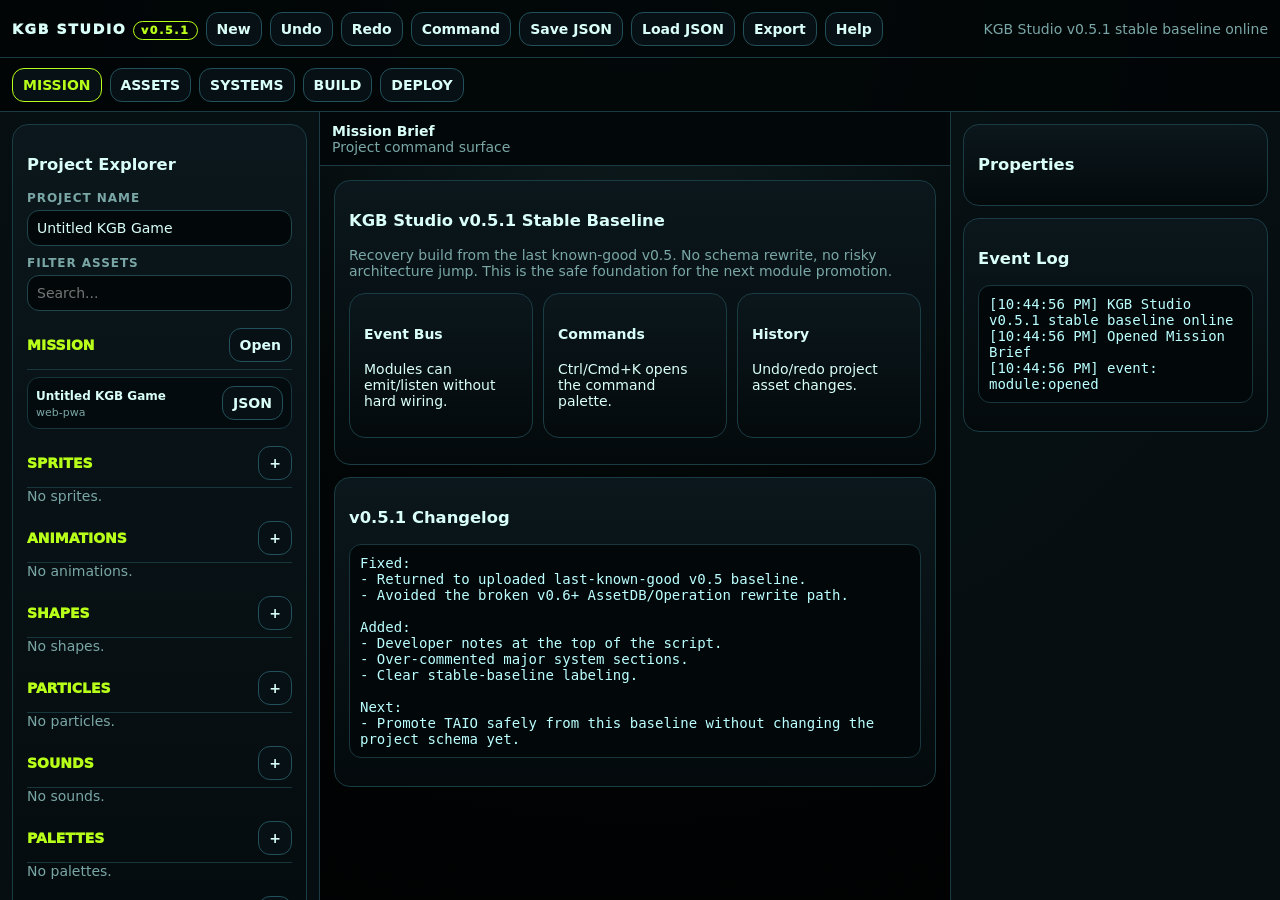
<file: archive/kgb_studio_v0_5_1_stable_recovery_baseline.html>
<!doctype html>
<html lang="en">
<head>
<meta charset="utf-8">
<meta name="viewport" content="width=device-width,initial-scale=1">
<title>KGB Studio v0.5.1 - Stable Recovery Baseline</title>
<style>
:root{--bg:#020607;--panel:#071014;--line:#1b3b42;--text:#d9fff8;--muted:#7aa7a6;--green:#b8ff19;--cyan:#00e5ff;--mag:#ff2bd6;--orange:#ff8a00}
*{box-sizing:border-box}html,body{height:100%;margin:0;background:radial-gradient(circle at 50% 0%,#102124,#020607 45%,#000);color:var(--text);font:14px system-ui,Segoe UI,Arial;overflow:hidden}
button,input,textarea,select{font:inherit}button{border:1px solid #22515b;background:#071014;color:var(--text);border-radius:12px;padding:8px 10px;font-weight:800;cursor:pointer}button:hover{border-color:var(--cyan)}button.active{border-color:var(--green);color:var(--green)}button.primary{background:linear-gradient(#d9ff63,#77d900);color:#071014;border-color:var(--green)}button.hot{border-color:var(--mag)}input,textarea,select{width:100%;background:#02080a;color:var(--text);border:1px solid #21464e;border-radius:12px;padding:9px}textarea{min-height:110px;font-family:monospace}label{display:block;margin:10px 0 5px;color:var(--muted);font-size:12px;font-weight:900;text-transform:uppercase;letter-spacing:.08em}
.app{height:100%;display:grid;grid-template-rows:58px 54px 1fr}.top,.nav{display:flex;gap:8px;align-items:center;padding:8px 12px;border-bottom:1px solid var(--line);background:rgba(2,6,7,.92);overflow:auto}.brand{font-weight:1000;letter-spacing:.12em;white-space:nowrap}.pill{border:1px solid var(--green);color:var(--green);border-radius:99px;padding:2px 7px;font-size:11px}.status{margin-left:auto;color:var(--muted);white-space:nowrap}.shell{min-height:0;display:grid;grid-template-columns:320px 1fr 330px}.left,.right{min-height:0;overflow:auto;background:rgba(7,16,20,.88);padding:12px;border-right:1px solid var(--line)}.right{border-right:0;border-left:1px solid var(--line)}.center{min-width:0;min-height:0;display:grid;grid-template-rows:54px 1fr}.bar{display:flex;align-items:center;justify-content:space-between;gap:8px;padding:9px 12px;border-bottom:1px solid var(--line);background:#02080a}.work{min-height:0;overflow:auto;padding:14px}.card{background:linear-gradient(#0b171c,#040a0c);border:1px solid #1a3c43;border-radius:16px;padding:14px;margin-bottom:12px}.row{display:flex;gap:8px;align-items:center;flex-wrap:wrap}.grid{display:grid;grid-template-columns:1fr 1fr;gap:12px}.grid3{display:grid;grid-template-columns:repeat(3,1fr);gap:10px}.muted{color:var(--muted)}.treeHead{display:flex;justify-content:space-between;align-items:center;color:var(--green);font-weight:1000;border-bottom:1px solid #18373d;margin-top:10px;padding:7px 0}.treeItem{display:flex;justify-content:space-between;align-items:center;gap:8px;border:1px solid #18373d;border-radius:12px;background:#030b0e;margin:7px 0;padding:8px}.treeItem b{font-size:12px}.treeItem span{font-size:11px;color:var(--muted)}pre{white-space:pre-wrap;max-height:260px;overflow:auto;background:#02080a;border:1px solid #18373d;border-radius:12px;padding:10px;color:#bff}.stage{display:grid;place-items:center;min-height:520px;border:1px solid #18373d;border-radius:18px;background:#000;overflow:hidden}canvas{max-width:100%;height:auto;touch-action:none}.sprite{display:grid;grid-template-columns:1fr 270px;gap:12px}.tools{display:grid;grid-template-columns:1fr 1fr;gap:8px}.moduleCard{border:1px solid #21464e;border-radius:14px;padding:12px;background:#030b0e}.badge{background:var(--green);color:#071014;border-radius:99px;padding:2px 7px;font-size:11px;font-weight:1000}.modalBg{position:fixed;inset:0;display:none;place-items:center;background:rgba(0,0,0,.72);z-index:9;padding:18px}.modalBg.show{display:grid}.modal{max-width:880px;width:100%;max-height:88vh;overflow:auto;background:#061014;border:1px solid var(--cyan);border-radius:18px;padding:16px}.cmd{position:fixed;inset:0;display:none;place-items:start center;background:rgba(0,0,0,.65);z-index:10;padding-top:10vh}.cmd.show{display:grid}.cmdBox{width:min(760px,92vw);background:#061014;border:1px solid var(--cyan);border-radius:18px;padding:12px;box-shadow:0 0 40px rgba(0,229,255,.22)}.cmdItem{padding:10px;border:1px solid #18373d;border-radius:12px;margin-top:8px;background:#030b0e;cursor:pointer}.cmdItem:hover{border-color:var(--green)}
@media(max-width:900px){.shell{grid-template-columns:1fr;grid-template-rows:auto 1fr auto}.left,.right{max-height:28vh;border:0;border-bottom:1px solid var(--line)}.right{border-top:1px solid var(--line)}.grid,.grid3,.sprite{grid-template-columns:1fr}.status{display:none}.stage{min-height:48vh}}
</style>
</head>
<body>
<div class="app">
<header class="top"><div class="brand">KGB STUDIO <span class="pill">v0.5.1</span></div><button id="newBtn">New</button><button id="undoBtn">Undo</button><button id="redoBtn">Redo</button><button id="cmdBtn">Command</button><button id="saveBtn">Save JSON</button><button id="loadBtn">Load JSON</button><input id="loadInput" type="file" accept=".json" hidden><button id="exportBtn">Export</button><button id="helpBtn">Help</button><div id="status" class="status">Ready.</div></header>
<nav id="nav" class="nav"></nav>
<section class="shell">
<aside class="left"><div class="card"><h3>Project Explorer</h3><label>Project Name</label><input id="projectName"><label>Filter Assets</label><input id="filter" placeholder="Search..."><div id="explorer"></div></div></aside>
<main class="center"><div class="bar"><div><b id="title"></b><div id="subtitle" class="muted"></div></div><div id="actions" class="row"></div></div><div id="work" class="work"></div></main>
<aside class="right"><div class="card"><h3>Properties</h3><div id="props" class="muted">No asset selected.</div></div><div class="card"><h3>Event Log</h3><pre id="log"></pre></div></aside>
</section>
</div>
<div id="modalBg" class="modalBg"><div class="modal"><div class="row" style="justify-content:space-between"><h2 id="modalTitle">Help</h2><button id="closeModal">Close</button></div><div id="modalBody"></div></div></div>
<div id="cmd" class="cmd"><div class="cmdBox"><input id="cmdSearch" placeholder="Type a command..."><div id="cmdList"></div></div></div>

<script>

/*
===============================================================================
KGB STUDIO v0.5.1 — STABLE RECOVERY BASELINE

WHY THIS BUILD EXISTS
---------------------
The v0.6+ architecture jump introduced a startup failure where the shell rendered
but controls did not respond. This build intentionally returns to the uploaded
last-known-good v0.5 code and only adds comments/notes/version labeling.

SAFE BASELINE RULE
------------------
Until the next module works cleanly, build from this file, not from v0.6/v0.7/v0.8.

WHAT IS CONFIRMED FROM v0.5
---------------------------
- Shell loads.
- Main buttons wire up.
- Section navigation works.
- Project Explorer renders.
- Sprite Forge Lite works.
- Adapter registry works.
- Runtime preview works.
- Event Bus works.
- Command palette works.
- Undo/Redo exists for asset-level project mutations.

COMMENTING STANDARD GOING FORWARD
----------------------------------
KGB Studio files should be intentionally over-commented:
- Developer notes at the top of the script.
- Section headers for major systems.
- Plain-English comments explaining non-obvious logic.
- Changelog/commit notes in every release response.
- Minimal risky rewrites between versions.

NEXT SAFE BUILD
---------------
v0.6 should be a small plugin promotion from this baseline, most likely TAIO,
without changing the underlying project schema yet.

Suggested commit:
  Restore KGB Studio v0.5.1 stable baseline
===============================================================================
*/
const $=s=>document.querySelector(s), $$=s=>[...document.querySelectorAll(s)];
const uid=p=>p+"_"+Date.now().toString(36)+"_"+Math.random().toString(36).slice(2,7);
function esc(s){return String(s??"").replace(/[&<>"']/g,c=>({"&":"&amp;","<":"&lt;",">":"&gt;","\"":"&quot;","'":"&#39;"}[c]||c))}
function safe(s){return String(s||"kgb_project").toLowerCase().replace(/[^a-z0-9]+/g,"_").replace(/^_|_$/g,"")}
function dl(n,t,m="text/plain"){const b=new Blob([t],{type:m}),a=document.createElement("a");a.href=URL.createObjectURL(b);a.download=n;a.click();URL.revokeObjectURL(a.href)}
function project(name="Untitled KGB Game"){const now=new Date().toISOString();return{meta:{name,created:now,updated:now,studioVersion:"0.5.1"},mission:{note:""},assets:{sprites:[],animations:[],shapes:[],particles:[],sounds:[],palettes:[],tiles:[],maps:[],misc:[]},settings:{theme:"kgb-neon",target:"web-pwa"}}}
function norm(p){let b=project(p?.meta?.name);return{...b,...p,meta:{...b.meta,...(p.meta||{})},assets:{...b.assets,...(p.assets||{})},settings:{...b.settings,...(p.settings||{})}}}

/* EVENT BUS: simple pub/sub so modules can emit events without directly depending on each other. */
const Bus={handlers:{},on(e,fn){(this.handlers[e] ||= []).push(fn)},emit(e,data){(this.handlers[e]||[]).forEach(fn=>fn(data));Studio.log("event: "+e)}};

/* COMMAND PALETTE: searchable command list opened by the Command button or Ctrl/Cmd+K. */
const Commands={
 list:[],
 add(id,label,run){this.list.push({id,label,run})},
 open(){renderCommands();$("#cmd").classList.add("show");$("#cmdSearch").value="";$("#cmdSearch").focus()},
 close(){$("#cmd").classList.remove("show")},
 run(id){let c=this.list.find(x=>x.id===id);if(c){c.run();this.close()}}
};
function renderCommands(){let q=($("#cmdSearch")?.value||"").toLowerCase();$("#cmdList").innerHTML=Commands.list.filter(c=>!q||c.label.toLowerCase().includes(q)||c.id.includes(q)).map(c=>'<div class="cmdItem" data-cmd="'+c.id+'"><b>'+esc(c.label)+'</b><br><span class="muted">'+esc(c.id)+'</span></div>').join("");$("#cmdList").querySelectorAll("[data-cmd]").forEach(x=>x.onclick=()=>Commands.run(x.dataset.cmd))}

/* HISTORY: stores full project snapshots for undo/redo around asset-level mutations. */
const History={undo:[],redo:[],snapshot(label){Studio.sync();this.undo.push({label,state:JSON.stringify(Studio.state.project)});this.redo=[];updateHistoryButtons()},restore(item){Studio.hydrate(JSON.parse(item.state))},undoIt(){if(!this.undo.length)return;this.redo.push({label:"redo",state:JSON.stringify(Studio.state.project)});this.restore(this.undo.pop());Studio.log("Undo")},redoIt(){if(!this.redo.length)return;this.undo.push({label:"undo",state:JSON.stringify(Studio.state.project)});this.restore(this.redo.pop());Studio.log("Redo")}};
function updateHistoryButtons(){$("#undoBtn").disabled=!History.undo.length;$("#redoBtn").disabled=!History.redo.length}

/* STUDIO CORE: owns module registration, shared project state, selection, and mutation helpers. */
const Studio={
 modules:new Map(), adapters:new Map(), state:{project:project(),selection:null},
 log(m){$("#log").textContent="["+new Date().toLocaleTimeString()+"] "+m+"\n"+$("#log").textContent;$("#status").textContent=m},
 register(m){this.modules.set(m.id,m)},
 installAdapter(a){this.adapters.set(a.id,a);this.register(a.toModule())},
 open(id,opt={}){const m=this.modules.get(id);if(!m)return this.log("Missing module "+id);$("#title").textContent=m.title;$("#subtitle").textContent=m.description||"";$("#work").innerHTML="";$("#actions").innerHTML="";$("#props").innerHTML="";m.render?.($("#work"),this,opt);m.actions?.($("#actions"),this,opt);m.properties?.($("#props"),this,opt);$$("[data-section]").forEach(b=>b.classList.toggle("active",b.dataset.section===m.section));Bus.emit("module:opened",{id});this.log("Opened "+m.title)},
 sync(){this.state.project.meta.name=$("#projectName").value.trim()||"Untitled KGB Game";this.state.project.meta.updated=new Date().toISOString()},
 exportProject(){this.sync();return JSON.stringify(this.state.project,null,2)},
 hydrate(p){this.state.project=norm(p);$("#projectName").value=this.state.project.meta.name;renderExplorer();this.renderProps();updateHistoryButtons();this.log("Project loaded")},
 mutate(label,fn){History.snapshot(label);fn();this.sync();renderExplorer();this.renderProps();Bus.emit("project:changed",{label})},
 addAsset(type,a){this.mutate("add "+type,()=>{a.id ||= uid(type);a.created ||= new Date().toISOString();a.updated=new Date().toISOString();this.state.project.assets[type].push(a)});this.log("Saved "+type.slice(0,-1)+": "+a.name);return a},
 find(type,id){return(this.state.project.assets[type]||[]).find(a=>a.id===id)},
 updateAsset(type,id,patch){this.mutate("update asset",()=>{let a=this.find(type,id);if(a)Object.assign(a,patch,{id,updated:new Date().toISOString()})});},
 deleteAsset(type,id){this.mutate("delete asset",()=>{let arr=this.state.project.assets[type]||[],i=arr.findIndex(a=>a.id===id);if(i>=0)arr.splice(i,1);this.state.selection=null})},
 duplicateAsset(type,id){this.mutate("duplicate asset",()=>{let a=this.find(type,id);if(a){let c=JSON.parse(JSON.stringify(a));c.id=uid(type);c.name=(c.name||"Asset")+" Copy";this.state.project.assets[type].push(c)}})},
 selectAsset(type,id){let a=this.find(type,id);if(!a)return;this.state.selection={type,id};this.renderProps();let adapter=[...this.adapters.values()].find(ad=>ad.canOpen?.(a));if(adapter)this.open(adapter.moduleId,{asset:a});else this.log("Selected "+a.name)},
 renderProps(){let s=this.state.selection,p=$("#props");if(!s){p.innerHTML='<div class="muted">No asset selected.</div>';return}let a=this.find(s.type,s.id);if(!a){p.textContent="Missing asset";return}p.innerHTML='<label>Name</label><input id="pname" value="'+esc(a.name)+'"><label>Bucket</label><input disabled value="'+esc(s.type)+'"><label>Kind</label><input disabled value="'+esc(a.kind)+'"><div class="row"><button class="primary" id="applyP">Apply</button><button id="dupeP">Duplicate</button><button class="hot" id="delP">Delete</button></div><label>Raw Asset JSON</label><textarea id="pjson">'+esc(JSON.stringify(a,null,2))+'</textarea>';$("#applyP").onclick=()=>{try{let raw=JSON.parse($("#pjson").value);raw.name=$("#pname").value;this.updateAsset(s.type,s.id,raw)}catch(e){alert(e.message)}};$("#dupeP").onclick=()=>this.duplicateAsset(s.type,s.id);$("#delP").onclick=()=>{if(confirm("Delete asset?"))this.deleteAsset(s.type,s.id)}}
};

const sections={MISSION:[["mission.brief","Brief"],["mission.project","Project JSON"]],ASSETS:[["asset.library","Asset Library"],["asset.spriteforge","Sprite Forge"],["asset.adapters","Module Adapters"]],SYSTEMS:[["system.runtime","Runtime Preview"],["system.taio","TAIO"],["system.events","Event Bus"]],BUILD:[["build.export","Export"],["build.validate","Validate"]],DEPLOY:[["deploy.notes","Deploy Notes"]]};
function renderNav(){let n=$("#nav");n.innerHTML="";Object.keys(sections).forEach(sec=>{let b=document.createElement("button");b.textContent=sec;b.dataset.section=sec;b.onclick=()=>Studio.open(sections[sec][0][0]);n.appendChild(b)})}
function renderExplorer(){let q=($("#filter")?.value||"").toLowerCase(),p=Studio.state.project,root=$("#explorer");let h='<div class="treeHead"><span>MISSION</span><button data-open="mission.brief">Open</button></div><div class="treeItem"><div><b>'+esc(p.meta.name)+'</b><br><span>'+esc(p.settings.target)+'</span></div><button data-open="mission.project">JSON</button></div>';["sprites","animations","shapes","particles","sounds","palettes","tiles","maps"].forEach(type=>{let arr=(p.assets[type]||[]).filter(a=>!q||(a.name||"").toLowerCase().includes(q)||(a.kind||"").toLowerCase().includes(q));h+='<div class="treeHead"><span>'+type.toUpperCase()+'</span><button data-open="'+(type==="sprites"?"asset.spriteforge":"asset.adapters")+'">+</button></div>';h+=arr.length?arr.map(a=>'<div class="treeItem"><div><b>'+esc(a.name||a.id)+'</b><br><span>'+esc(a.kind||"asset")+'</span></div><button data-type="'+type+'" data-id="'+a.id+'">Open</button></div>').join(""):'<div class="muted">No '+type+'.</div>'});root.innerHTML=h;root.querySelectorAll("[data-open]").forEach(b=>b.onclick=()=>Studio.open(b.dataset.open));root.querySelectorAll("[data-id]").forEach(b=>b.onclick=()=>Studio.selectAsset(b.dataset.type,b.dataset.id))}

/* TOOL ADAPTER FACTORY: wraps standalone tools so Studio can render/save/export them as modules. */
function createToolAdapter(o){return{...o,toModule(){return{id:o.moduleId,section:o.section,title:o.title,description:o.description,render:(r,s,opt)=>o.render(r,s,opt),actions:(r,s,opt)=>{r.innerHTML='<button id="adSave">Save Asset</button><button id="adExport">Export</button>';$("#adSave").onclick=()=>o.save?.(s,opt);$("#adExport").onclick=()=>o.exportAsset?.(s,opt)},properties:(p,s,opt)=>{p.innerHTML=opt?.asset?'<div class="muted">Opened: '+esc(opt.asset.name)+'</div>':'<div class="muted">'+esc(o.title)+' adapter active.</div>'}}}}}

/* SPRITE FORGE LITE: current embedded procedural canvas sprite editor used as the first asset module. */
const SpriteForge={canvas:null,ctx:null,objects:[],selectedId:null,tool:"select",isDown:false,draft:null,start:null,currentAsset:null,style:{fill:"#ff8a00",stroke:"#b8ff19",weight:4,glow:12},
 init(asset){this.canvas=$("#spriteCanvas");this.ctx=this.canvas.getContext("2d");this.objects=asset?.objects?JSON.parse(JSON.stringify(asset.objects)):[];this.currentAsset=asset||null;this.selectedId=null;this.render();this.canvas.onpointerdown=e=>this.down(e);this.canvas.onpointermove=e=>this.move(e);this.canvas.onpointerup=e=>this.up(e);this.canvas.onpointercancel=e=>this.up(e)},
 pos(e){let r=this.canvas.getBoundingClientRect();return{x:(e.clientX-r.left)*this.canvas.width/r.width,y:(e.clientY-r.top)*this.canvas.height/r.height}},
 down(e){this.canvas.setPointerCapture(e.pointerId);this.isDown=true;let p=this.pos(e);this.start=p;if(this.tool==="select"){let hit=this.hit(p.x,p.y);this.selectedId=hit?.id||null;this.draft=hit?{x:p.x,y:p.y,ox:hit.x,oy:hit.y,pts:hit.points?JSON.parse(JSON.stringify(hit.points)):null}:null;this.render();return}if(this.tool==="pen"){this.draft={type:"path",points:[p],style:{...this.style},id:uid("obj")};return}this.draft={type:this.tool,x:p.x,y:p.y,w:1,h:1,style:{...this.style},id:uid("obj")}},
 move(e){if(!this.isDown)return;let p=this.pos(e);if(this.tool==="select"&&this.selectedId&&this.draft){let o=this.objects.find(x=>x.id===this.selectedId);if(o){if(o.points&&this.draft.pts){let dx=p.x-this.draft.x,dy=p.y-this.draft.y;o.points=this.draft.pts.map(pt=>({x:pt.x+dx,y:pt.y+dy}))}else{o.x=this.draft.ox+(p.x-this.draft.x);o.y=this.draft.oy+(p.y-this.draft.y)}this.render()}return}if(this.tool==="pen"&&this.draft){this.draft.points.push(p);this.render();this.draw(this.draft);return}if(this.draft){this.draft.w=p.x-this.start.x;this.draft.h=p.y-this.start.y;this.render();this.draw(this.draft)}},
 up(){if(!this.isDown)return;this.isDown=false;if(this.draft&&this.tool!=="select"){this.objects.push(this.draft);this.selectedId=this.draft.id;this.draft=null;this.render();Bus.emit("sprite:changed",{})}},
 bounds(o){if(o.type==="path"){let xs=o.points.map(p=>p.x),ys=o.points.map(p=>p.y);return{x:Math.min(...xs)-10,y:Math.min(...ys)-10,w:Math.max(...xs)-Math.min(...xs)+20,h:Math.max(...ys)-Math.min(...ys)+20}}return{x:Math.min(o.x,o.x+o.w),y:Math.min(o.y,o.y+o.h),w:Math.abs(o.w),h:Math.abs(o.h)}},
 hit(x,y){for(let i=this.objects.length-1;i>=0;i--){let b=this.bounds(this.objects[i]);if(x>=b.x&&x<=b.x+b.w&&y>=b.y&&y<=b.y+b.h)return this.objects[i]}return null},
 selected(){return this.objects.find(o=>o.id===this.selectedId)},
 render(){let c=this.canvas,ctx=this.ctx;if(!ctx)return;ctx.clearRect(0,0,c.width,c.height);let bg=ctx.createRadialGradient(256,256,20,256,256,420);bg.addColorStop(0,"#092126");bg.addColorStop(1,"#000");ctx.fillStyle=bg;ctx.fillRect(0,0,c.width,c.height);ctx.strokeStyle="#00e5ff22";for(let x=0;x<c.width;x+=32){ctx.beginPath();ctx.moveTo(x,0);ctx.lineTo(x,c.height);ctx.stroke()}for(let y=0;y<c.height;y+=32){ctx.beginPath();ctx.moveTo(0,y);ctx.lineTo(c.width,y);ctx.stroke()}this.objects.forEach(o=>this.draw(o));let s=this.selected();if(s){let b=this.bounds(s);ctx.save();ctx.setLineDash([8,6]);ctx.strokeStyle="#fff";ctx.strokeRect(b.x-6,b.y-6,b.w+12,b.h+12);ctx.restore()}},
 draw(o){let ctx=this.ctx,s=o.style||this.style;ctx.save();ctx.shadowColor=s.stroke;ctx.shadowBlur=s.glow;ctx.lineWidth=s.weight;ctx.strokeStyle=s.stroke;ctx.fillStyle=s.fill;ctx.beginPath();if(o.type==="rect")ctx.rect(o.x,o.y,o.w,o.h);if(o.type==="ellipse")ctx.ellipse(o.x+o.w/2,o.y+o.h/2,Math.abs(o.w/2),Math.abs(o.h/2),0,0,Math.PI*2);if(o.type==="triangle"){ctx.moveTo(o.x+o.w/2,o.y);ctx.lineTo(o.x+o.w,o.y+o.h);ctx.lineTo(o.x,o.y+o.h);ctx.closePath()}if(o.type==="path"){ctx.moveTo(o.points[0].x,o.points[0].y);for(let i=1;i<o.points.length;i++)ctx.lineTo(o.points[i].x,o.points[i].y)}if(o.type!=="path")ctx.fill();ctx.stroke();ctx.restore()},
 payload(){return{name:$("#sfName")?.value||"Procedural Sprite",kind:"procedural-canvas-sprite",adapter:"sprite-forge",objects:JSON.parse(JSON.stringify(this.objects)),drawFunction:this.exportJS()}},
 exportJS(){return "function drawKGBSprite(ctx){\n  const objects="+JSON.stringify(this.objects,null,2)+";\n  // draw objects here\n}"},
 del(){if(!this.selectedId)return;this.objects=this.objects.filter(o=>o.id!==this.selectedId);this.selectedId=null;this.render();Bus.emit("sprite:changed",{})},dupe(){let o=this.selected();if(!o)return;let n=JSON.parse(JSON.stringify(o));n.id=uid("obj");if(n.points)n.points=n.points.map(p=>({x:p.x+18,y:p.y+18}));else{n.x+=18;n.y+=18}this.objects.push(n);this.selectedId=n.id;this.render();Bus.emit("sprite:changed",{})},clear(){if(confirm("Clear?")){this.objects=[];this.selectedId=null;this.render();Bus.emit("sprite:changed",{})}}
};

Studio.register({id:"mission.brief",section:"MISSION",title:"Mission Brief",description:"Project command surface",render(r){r.innerHTML='<div class="card"><h3>KGB Studio v0.5.1 Stable Baseline</h3><p class="muted">Recovery build from the last known-good v0.5. No schema rewrite, no risky architecture jump. This is the safe foundation for the next module promotion.</p><div class="grid3"><div class="card"><h4>Event Bus</h4><p>Modules can emit/listen without hard wiring.</p></div><div class="card"><h4>Commands</h4><p>Ctrl/Cmd+K opens the command palette.</p></div><div class="card"><h4>History</h4><p>Undo/redo project asset changes.</p></div></div></div><div class="card"><h3>v0.5.1 Changelog</h3><pre>Fixed:\n- Returned to uploaded last-known-good v0.5 baseline.\n- Avoided the broken v0.6+ AssetDB/Operation rewrite path.\n\nAdded:\n- Developer notes at the top of the script.\n- Over-commented major system sections.\n- Clear stable-baseline labeling.\n\nNext:\n- Promote TAIO safely from this baseline without changing the project schema yet.</pre></div>'}});
Studio.register({id:"mission.project",section:"MISSION",title:"Project JSON",description:"Live project object",render(r){r.innerHTML='<div class="card"><h3>Project JSON</h3><button id="refresh">Refresh</button><pre id="json"></pre></div>';$("#refresh").onclick=()=>$("#json").textContent=Studio.exportProject();$("#refresh").click()}});
Studio.register({id:"asset.library",section:"ASSETS",title:"Asset Library",description:"Manage project assets",render(r){r.innerHTML='<div class="card"><h3>Asset Library</h3><p class="muted">Use the Project Explorer on the left. Select assets to open/edit/delete/duplicate.</p><div class="grid3">'+Object.entries(Studio.state.project.assets).map(([k,v])=>'<div class="card"><h4>'+k+'</h4><p>'+v.length+'</p></div>').join("")+'</div></div>'}});
Studio.register({id:"asset.adapters",section:"ASSETS",title:"Module Adapters",description:"Promoted tool registry",render(r){r.innerHTML='<div class="card"><h3>Adapter Registry</h3><p class="muted">Adapters are wrappers. Each one defines render, save, load/open, export, and asset compatibility.</p><div class="grid">'+[...Studio.adapters.values()].map(a=>'<div class="moduleCard"><div class="row" style="justify-content:space-between"><h4>'+esc(a.title)+'</h4><span class="badge">INSTALLED</span></div><p>'+esc(a.description)+'</p><button data-open="'+a.moduleId+'">Open</button></div>').join("")+'<div class="moduleCard"><h4>Next</h4><p>TAIO, Particle Forge, Sound Forge, Palette Forge, Tile Forge, GIF Forge, Asset Slicer, PWA Tester, ZIP Tool.</p></div></div></div>';r.querySelectorAll("[data-open]").forEach(b=>b.onclick=()=>Studio.open(b.dataset.open))}});

Studio.installAdapter(createToolAdapter({id:"sprite-forge",moduleId:"asset.spriteforge",section:"ASSETS",title:"Sprite Forge",description:"Promoted procedural canvas sprite tool",canOpen:a=>a.adapter==="sprite-forge"||a.kind==="procedural-canvas-sprite",
render(r,s,opt){let a=opt?.asset;r.innerHTML='<div class="sprite"><div class="card"><h3>Canvas</h3><div class="stage"><canvas id="spriteCanvas" width="512" height="512"></canvas></div></div><div class="card"><h3>Tools</h3><div class="tools"><button data-tool="select" class="active">Select</button><button data-tool="pen">Pen</button><button data-tool="rect">Rect</button><button data-tool="ellipse">Ellipse</button><button data-tool="triangle">Triangle</button><button id="del">Delete</button><button id="dupe">Duplicate</button><button id="clear" class="hot">Clear</button></div><label>Fill</label><input id="fill" type="color" value="#ff8a00"><label>Stroke</label><input id="stroke" type="color" value="#b8ff19"><label>Weight</label><input id="weight" type="range" min="1" max="24" value="4"><label>Glow</label><input id="glow" type="range" min="0" max="50" value="12"><label>Sprite Name</label><input id="sfName" value="'+esc(a?.name||"New Procedural Sprite")+'"><div class="row"><button class="primary" id="saveSprite">'+(a?"Update":"Save")+' Asset</button><button id="exportJS">Export JS</button></div></div></div><div class="card"><h3>Export</h3><pre id="spriteOut"></pre></div>';SpriteForge.init(a);$$("[data-tool]").forEach(b=>b.onclick=()=>{$$("[data-tool]").forEach(x=>x.classList.remove("active"));b.classList.add("active");SpriteForge.tool=b.dataset.tool});["fill","stroke","weight","glow"].forEach(id=>$("#"+id).oninput=()=>{SpriteForge.style={fill:$("#fill").value,stroke:$("#stroke").value,weight:+$("#weight").value,glow:+$("#glow").value};let o=SpriteForge.selected();if(o){o.style={...SpriteForge.style};SpriteForge.render()}});$("#del").onclick=()=>SpriteForge.del();$("#dupe").onclick=()=>SpriteForge.dupe();$("#clear").onclick=()=>SpriteForge.clear();$("#saveSprite").onclick=()=>{let payload=SpriteForge.payload();if(a?.id)Studio.updateAsset("sprites",a.id,payload);else Studio.addAsset("sprites",payload)};$("#exportJS").onclick=()=>$("#spriteOut").textContent=SpriteForge.exportJS()},
save(){let p=SpriteForge.payload();if(SpriteForge.currentAsset?.id)Studio.updateAsset("sprites",SpriteForge.currentAsset.id,p);else Studio.addAsset("sprites",p)},exportAsset(){$("#spriteOut").textContent=SpriteForge.exportJS()}}));

Studio.register({id:"system.runtime",section:"SYSTEMS",title:"Runtime Preview",description:"Preview saved sprite asset",render(r){r.innerHTML='<div class="card"><h3>Runtime Preview</h3><div class="stage"><canvas id="run" width="720" height="420"></canvas></div></div>';let c=$("#run"),ctx=c.getContext("2d");function loop(t){ctx.clearRect(0,0,c.width,c.height);ctx.fillStyle="#000";ctx.fillRect(0,0,c.width,c.height);ctx.strokeStyle="#00e5ff33";for(let x=0;x<c.width;x+=40){ctx.beginPath();ctx.moveTo(x,0);ctx.lineTo(x,c.height);ctx.stroke()}let spr=Studio.state.project.assets.sprites.at(-1);if(spr?.objects){ctx.save();ctx.translate(100+Math.sin(t/600)*30,0);let old=SpriteForge.ctx;SpriteForge.ctx=ctx;spr.objects.forEach(o=>SpriteForge.draw(o));SpriteForge.ctx=old;ctx.restore()}else{ctx.fillStyle="#b8ff19";ctx.fillText("Save a sprite asset first.",30,40)}requestAnimationFrame(loop)}loop(0)}});
Studio.register({id:"system.taio",section:"SYSTEMS",title:"TAIO",description:"Placeholder adapter",render(r){r.innerHTML='<div class="card"><h3>TAIO Placeholder</h3><textarea id="tin"></textarea><button onclick="tout.textContent=btoa(unescape(encodeURIComponent(tin.value)))">Base64</button><pre id="tout"></pre></div>'}});
Studio.register({id:"system.events",section:"SYSTEMS",title:"Event Bus",description:"Module event monitor",render(r){r.innerHTML='<div class="card"><h3>Event Bus</h3><p class="muted">Modules emit events here. This lets our LEGO pieces talk without being tangled together.</p><pre id="eventsOut">Open modules and edit assets to see events in the log.</pre></div>'}});
Studio.register({id:"build.export",section:"BUILD",title:"Export Center",description:"Export project and assets",render(r){r.innerHTML='<div class="card"><h3>Export</h3><button class="primary" id="dlp">Download Project JSON</button><button id="dla">Download Asset Index</button><pre>v0.5 exports project JSON and asset index.</pre></div>';$("#dlp").onclick=()=>dl(safe(Studio.state.project.meta.name)+".kgbproject.json",Studio.exportProject(),"application/json");$("#dla").onclick=()=>dl(safe(Studio.state.project.meta.name)+"_assets.json",JSON.stringify(Studio.state.project.assets,null,2),"application/json")}});
Studio.register({id:"build.validate",section:"BUILD",title:"Validator",description:"Check project",render(r){r.innerHTML='<div class="card"><h3>Validator</h3><button id="val">Run</button><pre id="vout"></pre></div>';$("#val").onclick=()=>$("#vout").textContent=Object.entries(Studio.state.project.assets).map(([k,v])=>k+": "+v.length).join("\n")}});
Studio.register({id:"deploy.notes",section:"DEPLOY",title:"Deploy Notes",description:"Repo and domain notes",render(r){r.innerHTML='<div class="card"><h3>Deploy Notes</h3><pre>Use kgbarcade.dev for KGB Studio.\nKeep repo private while prototyping.\nFor now, put this file at repo root as index.html.</pre></div>'}});

function registerCommands(){Commands.add("open.sprite","Open Sprite Forge",()=>Studio.open("asset.spriteforge"));Commands.add("open.assets","Open Asset Library",()=>Studio.open("asset.library"));Commands.add("open.runtime","Open Runtime Preview",()=>Studio.open("system.runtime"));Commands.add("open.export","Open Export Center",()=>Studio.open("build.export"));Commands.add("project.save","Download Project JSON",()=>dl(safe($("#projectName").value)+".kgbproject.json",Studio.exportProject(),"application/json"));Commands.add("history.undo","Undo",()=>History.undoIt());Commands.add("history.redo","Redo",()=>History.redoIt())}
/* BOOT: wires UI buttons, keyboard shortcuts, default module, and initial state. */
function boot(){renderNav();registerCommands();$("#projectName").value=Studio.state.project.meta.name;renderExplorer();updateHistoryButtons();$("#filter").oninput=renderExplorer;$("#projectName").oninput=()=>{Studio.sync();renderExplorer()};$("#newBtn").onclick=()=>{if(confirm("New project?"))Studio.hydrate(project())};$("#saveBtn").onclick=()=>dl(safe($("#projectName").value)+".kgbproject.json",Studio.exportProject(),"application/json");$("#loadBtn").onclick=()=>$("#loadInput").click();$("#loadInput").onchange=async e=>{let f=e.target.files[0];if(!f)return;try{Studio.hydrate(JSON.parse(await f.text()));Studio.open("mission.brief")}catch(err){alert(err.message)}};$("#exportBtn").onclick=()=>Studio.open("build.export");$("#undoBtn").onclick=()=>History.undoIt();$("#redoBtn").onclick=()=>History.redoIt();$("#cmdBtn").onclick=()=>Commands.open();$("#cmdSearch").oninput=renderCommands;$("#cmd").onclick=e=>{if(e.target.id==="cmd")Commands.close()};document.addEventListener("keydown",e=>{if((e.ctrlKey||e.metaKey)&&e.key.toLowerCase()==="k"){e.preventDefault();Commands.open()} if((e.ctrlKey||e.metaKey)&&e.key.toLowerCase()==="z"){e.preventDefault();History.undoIt()}});$("#helpBtn").onclick=()=>{$("#modalTitle").textContent="KGB Studio v0.5.1 Help";$("#modalBody").innerHTML="<p><b>v0.5 adds Event Bus, Command Palette, and History.</b></p><p>Use Ctrl/Cmd+K for commands. Undo/redo currently protects project-level asset actions like save/update/delete/duplicate.</p><p><b>Repo path:</b> replace root <code>index.html</code> with this file.</p>";$("#modalBg").classList.add("show")};$("#closeModal").onclick=()=>$("#modalBg").classList.remove("show");$("#modalBg").onclick=e=>{if(e.target.id==="modalBg")$("#modalBg").classList.remove("show")};Studio.open("mission.brief");Studio.log("KGB Studio v0.5.1 stable baseline online")}
document.addEventListener("DOMContentLoaded",boot);
</script>
</body>
</html>
</file>
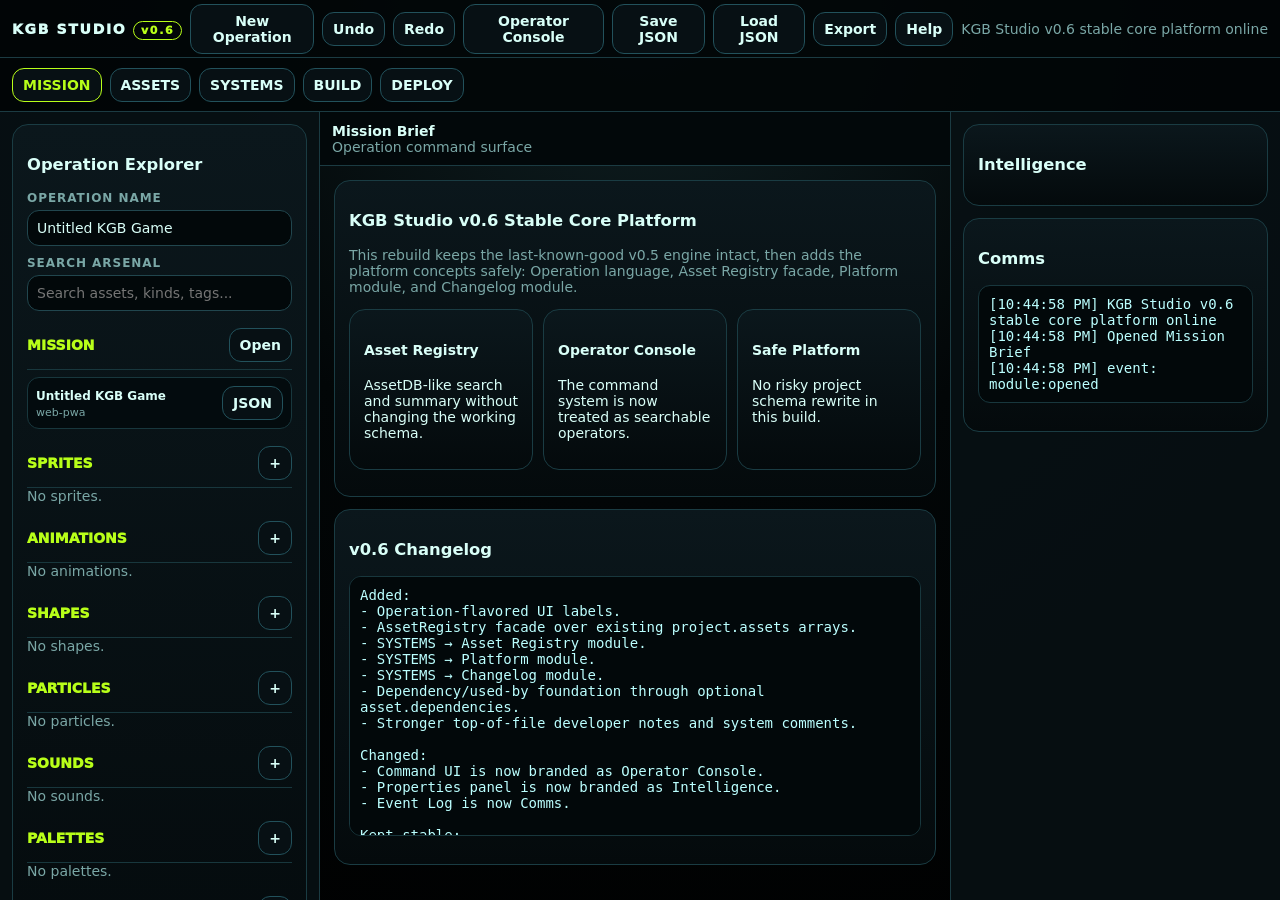
<file: archive/kgb_studio_v0_6_stable_core_platform.html>
<!doctype html>
<html lang="en">
<head>
<meta charset="utf-8">
<meta name="viewport" content="width=device-width,initial-scale=1">
<title>KGB Studio v0.6 - Stable Core Platform</title>
<style>
:root{--bg:#020607;--panel:#071014;--line:#1b3b42;--text:#d9fff8;--muted:#7aa7a6;--green:#b8ff19;--cyan:#00e5ff;--mag:#ff2bd6;--orange:#ff8a00}
*{box-sizing:border-box}html,body{height:100%;margin:0;background:radial-gradient(circle at 50% 0%,#102124,#020607 45%,#000);color:var(--text);font:14px system-ui,Segoe UI,Arial;overflow:hidden}
button,input,textarea,select{font:inherit}button{border:1px solid #22515b;background:#071014;color:var(--text);border-radius:12px;padding:8px 10px;font-weight:800;cursor:pointer}button:hover{border-color:var(--cyan)}button.active{border-color:var(--green);color:var(--green)}button.primary{background:linear-gradient(#d9ff63,#77d900);color:#071014;border-color:var(--green)}button.hot{border-color:var(--mag)}input,textarea,select{width:100%;background:#02080a;color:var(--text);border:1px solid #21464e;border-radius:12px;padding:9px}textarea{min-height:110px;font-family:monospace}label{display:block;margin:10px 0 5px;color:var(--muted);font-size:12px;font-weight:900;text-transform:uppercase;letter-spacing:.08em}
.app{height:100%;display:grid;grid-template-rows:58px 54px 1fr}.top,.nav{display:flex;gap:8px;align-items:center;padding:8px 12px;border-bottom:1px solid var(--line);background:rgba(2,6,7,.92);overflow:auto}.brand{font-weight:1000;letter-spacing:.12em;white-space:nowrap}.pill{border:1px solid var(--green);color:var(--green);border-radius:99px;padding:2px 7px;font-size:11px}.status{margin-left:auto;color:var(--muted);white-space:nowrap}.shell{min-height:0;display:grid;grid-template-columns:320px 1fr 330px}.left,.right{min-height:0;overflow:auto;background:rgba(7,16,20,.88);padding:12px;border-right:1px solid var(--line)}.right{border-right:0;border-left:1px solid var(--line)}.center{min-width:0;min-height:0;display:grid;grid-template-rows:54px 1fr}.bar{display:flex;align-items:center;justify-content:space-between;gap:8px;padding:9px 12px;border-bottom:1px solid var(--line);background:#02080a}.work{min-height:0;overflow:auto;padding:14px}.card{background:linear-gradient(#0b171c,#040a0c);border:1px solid #1a3c43;border-radius:16px;padding:14px;margin-bottom:12px}.row{display:flex;gap:8px;align-items:center;flex-wrap:wrap}.grid{display:grid;grid-template-columns:1fr 1fr;gap:12px}.grid3{display:grid;grid-template-columns:repeat(3,1fr);gap:10px}.muted{color:var(--muted)}.treeHead{display:flex;justify-content:space-between;align-items:center;color:var(--green);font-weight:1000;border-bottom:1px solid #18373d;margin-top:10px;padding:7px 0}.treeItem{display:flex;justify-content:space-between;align-items:center;gap:8px;border:1px solid #18373d;border-radius:12px;background:#030b0e;margin:7px 0;padding:8px}.treeItem b{font-size:12px}.treeItem span{font-size:11px;color:var(--muted)}pre{white-space:pre-wrap;max-height:260px;overflow:auto;background:#02080a;border:1px solid #18373d;border-radius:12px;padding:10px;color:#bff}.stage{display:grid;place-items:center;min-height:520px;border:1px solid #18373d;border-radius:18px;background:#000;overflow:hidden}canvas{max-width:100%;height:auto;touch-action:none}.sprite{display:grid;grid-template-columns:1fr 270px;gap:12px}.tools{display:grid;grid-template-columns:1fr 1fr;gap:8px}.moduleCard{border:1px solid #21464e;border-radius:14px;padding:12px;background:#030b0e}.badge{background:var(--green);color:#071014;border-radius:99px;padding:2px 7px;font-size:11px;font-weight:1000}.modalBg{position:fixed;inset:0;display:none;place-items:center;background:rgba(0,0,0,.72);z-index:9;padding:18px}.modalBg.show{display:grid}.modal{max-width:880px;width:100%;max-height:88vh;overflow:auto;background:#061014;border:1px solid var(--cyan);border-radius:18px;padding:16px}.cmd{position:fixed;inset:0;display:none;place-items:start center;background:rgba(0,0,0,.65);z-index:10;padding-top:10vh}.cmd.show{display:grid}.cmdBox{width:min(760px,92vw);background:#061014;border:1px solid var(--cyan);border-radius:18px;padding:12px;box-shadow:0 0 40px rgba(0,229,255,.22)}.cmdItem{padding:10px;border:1px solid #18373d;border-radius:12px;margin-top:8px;background:#030b0e;cursor:pointer}.cmdItem:hover{border-color:var(--green)}
@media(max-width:900px){.shell{grid-template-columns:1fr;grid-template-rows:auto 1fr auto}.left,.right{max-height:28vh;border:0;border-bottom:1px solid var(--line)}.right{border-top:1px solid var(--line)}.grid,.grid3,.sprite{grid-template-columns:1fr}.status{display:none}.stage{min-height:48vh}}
</style>
</head>
<body>
<div class="app">
<header class="top"><div class="brand">KGB STUDIO <span class="pill">v0.6</span></div><button id="newBtn">New Operation</button><button id="undoBtn">Undo</button><button id="redoBtn">Redo</button><button id="cmdBtn">Operator Console</button><button id="saveBtn">Save JSON</button><button id="loadBtn">Load JSON</button><input id="loadInput" type="file" accept=".json" hidden><button id="exportBtn">Export</button><button id="helpBtn">Help</button><div id="status" class="status">Ready.</div></header>
<nav id="nav" class="nav"></nav>
<section class="shell">
<aside class="left"><div class="card"><h3>Operation Explorer</h3><label>Operation Name</label><input id="projectName"><label>Search Arsenal</label><input id="filter" placeholder="Search assets, kinds, tags..."><div id="explorer"></div></div></aside>
<main class="center"><div class="bar"><div><b id="title"></b><div id="subtitle" class="muted"></div></div><div id="actions" class="row"></div></div><div id="work" class="work"></div></main>
<aside class="right"><div class="card"><h3>Intelligence</h3><div id="props" class="muted">No asset selected.</div></div><div class="card"><h3>Comms</h3><pre id="log"></pre></div></aside>
</section>
</div>
<div id="modalBg" class="modalBg"><div class="modal"><div class="row" style="justify-content:space-between"><h2 id="modalTitle">Help</h2><button id="closeModal">Close</button></div><div id="modalBody"></div></div></div>
<div id="cmd" class="cmd"><div class="cmdBox"><input id="cmdSearch" placeholder="Type a command..."><div id="cmdList"></div></div></div>

<script>

/*
===============================================================================
KGB STUDIO v0.6 — STABLE CORE PLATFORM

WHY THIS VERSION EXISTS
-----------------------
The previous v0.6 attempt tried to change too much at once:
- New operation schema
- New UUID AssetDB
- New plugin host
- New operator system
- New asset inspector assumptions

That broke startup. This version rebuilds the "badass v6" ideas safely on top
of the uploaded last-known-good v0.5 code.

SAFE ARCHITECTURE RULE FOR THIS BUILD
-------------------------------------
Do not replace the working v0.5 project schema yet.

Instead:
- Keep project.assets arrays.
- Add an AssetRegistry facade over the existing arrays.
- Keep adapters working.
- Keep Commands working, but brand them as Operators in the UI.
- Add platform modules without breaking old modules.
- Make one architectural move at a time.

WHAT'S NEW IN v0.6
------------------
- Operation-flavored UI language.
- AssetRegistry facade layered over existing project.assets buckets.
- SYSTEMS → Asset Registry module.
- SYSTEMS → Platform module.
- SYSTEMS → Changelog module.
- Safer dependency/relationship foundation using optional asset.dependencies.
- More comments and section headers for maintainability.

REPO ACTION
-----------
Replace root index.html with this file.

SUGGESTED COMMIT
----------------
Add KGB Studio v0.6 stable core platform

COMMENTING STANDARD
-------------------
Going forward, KGB Studio files should stay intentionally over-commented:
- Developer notes at the top of the script.
- Section headers for major systems.
- Plain-English explanations for risky logic.
- Changelog/commit notes for every release.

===============================================================================
*/
const $=s=>document.querySelector(s), $$=s=>[...document.querySelectorAll(s)];
const uid=p=>p+"_"+Date.now().toString(36)+"_"+Math.random().toString(36).slice(2,7);
function esc(s){return String(s??"").replace(/[&<>"']/g,c=>({"&":"&amp;","<":"&lt;",">":"&gt;","\"":"&quot;","'":"&#39;"}[c]||c))}
function safe(s){return String(s||"kgb_project").toLowerCase().replace(/[^a-z0-9]+/g,"_").replace(/^_|_$/g,"")}
function dl(n,t,m="text/plain"){const b=new Blob([t],{type:m}),a=document.createElement("a");a.href=URL.createObjectURL(b);a.download=n;a.click();URL.revokeObjectURL(a.href)}
function project(name="Untitled KGB Game"){const now=new Date().toISOString();return{meta:{name,created:now,updated:now,studioVersion:"0.6"},mission:{note:""},assets:{sprites:[],animations:[],shapes:[],particles:[],sounds:[],palettes:[],tiles:[],maps:[],misc:[]},settings:{theme:"kgb-neon",target:"web-pwa"}}}
function norm(p){let b=project(p?.meta?.name);return{...b,...p,meta:{...b.meta,...(p.meta||{})},assets:{...b.assets,...(p.assets||{})},settings:{...b.settings,...(p.settings||{})}}}

/* EVENT BUS: simple pub/sub so modules can emit events without tight coupling. */
const Bus={handlers:{},on(e,fn){(this.handlers[e] ||= []).push(fn)},emit(e,data){(this.handlers[e]||[]).forEach(fn=>fn(data));Studio.log("event: "+e)}};

/* OPERATOR CONSOLE BACKEND: still called Commands internally, but this is our operator search/run system. */
const Commands={
 list:[],
 add(id,label,run){this.list.push({id,label,run})},
 open(){renderCommands();$("#cmd").classList.add("show");$("#cmdSearch").value="";$("#cmdSearch").focus()},
 close(){$("#cmd").classList.remove("show")},
 run(id){let c=this.list.find(x=>x.id===id);if(c){c.run();this.close()}}
};
function renderCommands(){let q=($("#cmdSearch")?.value||"").toLowerCase();$("#cmdList").innerHTML=Commands.list.filter(c=>!q||c.label.toLowerCase().includes(q)||c.id.includes(q)).map(c=>'<div class="cmdItem" data-cmd="'+c.id+'"><b>'+esc(c.label)+'</b><br><span class="muted">'+esc(c.id)+'</span></div>').join("");$("#cmdList").querySelectorAll("[data-cmd]").forEach(x=>x.onclick=()=>Commands.run(x.dataset.cmd))}

/* HISTORY: snapshot-based undo/redo for project-level asset mutations. */
const History={undo:[],redo:[],snapshot(label){Studio.sync();this.undo.push({label,state:JSON.stringify(Studio.state.project)});this.redo=[];updateHistoryButtons()},restore(item){Studio.hydrate(JSON.parse(item.state))},undoIt(){if(!this.undo.length)return;this.redo.push({label:"redo",state:JSON.stringify(Studio.state.project)});this.restore(this.undo.pop());Studio.log("Undo")},redoIt(){if(!this.redo.length)return;this.undo.push({label:"undo",state:JSON.stringify(Studio.state.project)});this.restore(this.redo.pop());Studio.log("Redo")}};
function updateHistoryButtons(){$("#undoBtn").disabled=!History.undo.length;$("#redoBtn").disabled=!History.redo.length}


/*
-------------------------------------------------------------------------------
ASSET REGISTRY FACADE

This is the safe v0.6 version of AssetDB.

Instead of replacing the known-good project.assets arrays, this facade gives us
AssetDB-like capabilities while keeping the existing schema stable.

Later, when we're ready, this can become a true UUID AssetDB. For now it gives:
- all()      -> list every asset across all buckets
- find()     -> search all assets
- get()      -> retrieve an asset by bucket/id
- usedBy()   -> dependency graph foundation
- summary()  -> counts by bucket
-------------------------------------------------------------------------------
*/
const AssetRegistry={
  buckets(){
    return Studio.state.project.assets || {};
  },

  all(){
    const out=[];
    Object.entries(this.buckets()).forEach(([bucket,items])=>{
      (items||[]).forEach(asset=>{
        out.push({bucket,asset});
      });
    });
    return out;
  },

  find(query){
    const q=String(query||"").toLowerCase();
    return this.all().filter(({bucket,asset})=>{
      const text=[
        bucket,
        asset.id,
        asset.name,
        asset.kind,
        asset.adapter,
        ...(asset.tags||[])
      ].join(" ").toLowerCase();
      return !q || text.includes(q);
    });
  },

  get(bucket,id){
    return (this.buckets()[bucket]||[]).find(asset=>asset.id===id);
  },

  usedBy(bucket,id){
    return this.all().filter(({asset})=>{
      return (asset.dependencies||[]).some(dep=>dep.bucket===bucket && dep.id===id);
    });
  },

  summary(){
    const rows={};
    Object.entries(this.buckets()).forEach(([bucket,items])=>{
      rows[bucket]=(items||[]).length;
    });
    return rows;
  }
};


/* STUDIO CORE: owns module registry, adapter registry, shared project state, selection, and mutation helpers. */
const Studio={
 modules:new Map(), adapters:new Map(), state:{project:project(),selection:null},
 log(m){$("#log").textContent="["+new Date().toLocaleTimeString()+"] "+m+"\n"+$("#log").textContent;$("#status").textContent=m},
 register(m){this.modules.set(m.id,m)},
 installAdapter(a){this.adapters.set(a.id,a);this.register(a.toModule())},
 open(id,opt={}){const m=this.modules.get(id);if(!m)return this.log("Missing module "+id);$("#title").textContent=m.title;$("#subtitle").textContent=m.description||"";$("#work").innerHTML="";$("#actions").innerHTML="";$("#props").innerHTML="";m.render?.($("#work"),this,opt);m.actions?.($("#actions"),this,opt);m.properties?.($("#props"),this,opt);$$("[data-section]").forEach(b=>b.classList.toggle("active",b.dataset.section===m.section));Bus.emit("module:opened",{id});this.log("Opened "+m.title)},
 sync(){this.state.project.meta.name=$("#projectName").value.trim()||"Untitled KGB Game";this.state.project.meta.updated=new Date().toISOString()},
 exportProject(){this.sync();return JSON.stringify(this.state.project,null,2)},
 hydrate(p){this.state.project=norm(p);$("#projectName").value=this.state.project.meta.name;renderExplorer();this.renderProps();updateHistoryButtons();this.log("Project loaded")},
 mutate(label,fn){History.snapshot(label);fn();this.sync();renderExplorer();this.renderProps();Bus.emit("project:changed",{label})},
 addAsset(type,a){this.mutate("add "+type,()=>{a.id ||= uid(type);a.created ||= new Date().toISOString();a.updated=new Date().toISOString();this.state.project.assets[type].push(a)});this.log("Saved "+type.slice(0,-1)+": "+a.name);return a},
 find(type,id){return(this.state.project.assets[type]||[]).find(a=>a.id===id)},
 updateAsset(type,id,patch){this.mutate("update asset",()=>{let a=this.find(type,id);if(a)Object.assign(a,patch,{id,updated:new Date().toISOString()})});},
 deleteAsset(type,id){this.mutate("delete asset",()=>{let arr=this.state.project.assets[type]||[],i=arr.findIndex(a=>a.id===id);if(i>=0)arr.splice(i,1);this.state.selection=null})},
 duplicateAsset(type,id){this.mutate("duplicate asset",()=>{let a=this.find(type,id);if(a){let c=JSON.parse(JSON.stringify(a));c.id=uid(type);c.name=(c.name||"Asset")+" Copy";this.state.project.assets[type].push(c)}})},
 selectAsset(type,id){let a=this.find(type,id);if(!a)return;this.state.selection={type,id};this.renderProps();let adapter=[...this.adapters.values()].find(ad=>ad.canOpen?.(a));if(adapter)this.open(adapter.moduleId,{asset:a});else this.log("Selected "+a.name)},
 renderProps(){let s=this.state.selection,p=$("#props");if(!s){p.innerHTML='<div class="muted">No asset selected.</div>';return}let a=this.find(s.type,s.id);if(!a){p.textContent="Missing asset";return}p.innerHTML='<label>Name</label><input id="pname" value="'+esc(a.name)+'"><label>Bucket</label><input disabled value="'+esc(s.type)+'"><label>Kind</label><input disabled value="'+esc(a.kind)+'"><div class="row"><button class="primary" id="applyP">Apply</button><button id="dupeP">Duplicate</button><button class="hot" id="delP">Delete</button></div><label>Raw Asset JSON</label><textarea id="pjson">'+esc(JSON.stringify(a,null,2))+'</textarea>';$("#applyP").onclick=()=>{try{let raw=JSON.parse($("#pjson").value);raw.name=$("#pname").value;this.updateAsset(s.type,s.id,raw)}catch(e){alert(e.message)}};$("#dupeP").onclick=()=>this.duplicateAsset(s.type,s.id);$("#delP").onclick=()=>{if(confirm("Delete asset?"))this.deleteAsset(s.type,s.id)}}
};

const sections={MISSION:[["mission.brief","Brief"],["mission.project","Project JSON"]],ASSETS:[["asset.library","Asset Library"],["asset.spriteforge","Sprite Forge"],["asset.adapters","Module Adapters"]],SYSTEMS:[["system.runtime","Runtime Preview"],["system.taio","TAIO"],["system.registry","Asset Registry"],["system.platform","Platform"],["system.events","Event Bus"],["system.changelog","Changelog"]],BUILD:[["build.export","Export"],["build.validate","Validate"]],DEPLOY:[["deploy.notes","Deploy Notes"]]};
function renderNav(){let n=$("#nav");n.innerHTML="";Object.keys(sections).forEach(sec=>{let b=document.createElement("button");b.textContent=sec;b.dataset.section=sec;b.onclick=()=>Studio.open(sections[sec][0][0]);n.appendChild(b)})}
function renderExplorer(){let q=($("#filter")?.value||"").toLowerCase(),p=Studio.state.project,root=$("#explorer");let h='<div class="treeHead"><span>MISSION</span><button data-open="mission.brief">Open</button></div><div class="treeItem"><div><b>'+esc(p.meta.name)+'</b><br><span>'+esc(p.settings.target)+'</span></div><button data-open="mission.project">JSON</button></div>';["sprites","animations","shapes","particles","sounds","palettes","tiles","maps"].forEach(type=>{let arr=(p.assets[type]||[]).filter(a=>!q||(a.name||"").toLowerCase().includes(q)||(a.kind||"").toLowerCase().includes(q));h+='<div class="treeHead"><span>'+type.toUpperCase()+'</span><button data-open="'+(type==="sprites"?"asset.spriteforge":"asset.adapters")+'">+</button></div>';h+=arr.length?arr.map(a=>'<div class="treeItem"><div><b>'+esc(a.name||a.id)+'</b><br><span>'+esc(a.kind||"asset")+'</span></div><button data-type="'+type+'" data-id="'+a.id+'">Open</button></div>').join(""):'<div class="muted">No '+type+'.</div>'});root.innerHTML=h;root.querySelectorAll("[data-open]").forEach(b=>b.onclick=()=>Studio.open(b.dataset.open));root.querySelectorAll("[data-id]").forEach(b=>b.onclick=()=>Studio.selectAsset(b.dataset.type,b.dataset.id))}

/* TOOL ADAPTER FACTORY: promotes standalone tools into Studio modules without rewriting them. */
function createToolAdapter(o){return{...o,toModule(){return{id:o.moduleId,section:o.section,title:o.title,description:o.description,render:(r,s,opt)=>o.render(r,s,opt),actions:(r,s,opt)=>{r.innerHTML='<button id="adSave">Save Asset</button><button id="adExport">Export</button>';$("#adSave").onclick=()=>o.save?.(s,opt);$("#adExport").onclick=()=>o.exportAsset?.(s,opt)},properties:(p,s,opt)=>{p.innerHTML=opt?.asset?'<div class="muted">Opened: '+esc(opt.asset.name)+'</div>':'<div class="muted">'+esc(o.title)+' adapter active.</div>'}}}}}

/* SPRITE FORGE LITE: the first embedded canvas asset editor. Kept stable from v0.5. */
const SpriteForge={canvas:null,ctx:null,objects:[],selectedId:null,tool:"select",isDown:false,draft:null,start:null,currentAsset:null,style:{fill:"#ff8a00",stroke:"#b8ff19",weight:4,glow:12},
 init(asset){this.canvas=$("#spriteCanvas");this.ctx=this.canvas.getContext("2d");this.objects=asset?.objects?JSON.parse(JSON.stringify(asset.objects)):[];this.currentAsset=asset||null;this.selectedId=null;this.render();this.canvas.onpointerdown=e=>this.down(e);this.canvas.onpointermove=e=>this.move(e);this.canvas.onpointerup=e=>this.up(e);this.canvas.onpointercancel=e=>this.up(e)},
 pos(e){let r=this.canvas.getBoundingClientRect();return{x:(e.clientX-r.left)*this.canvas.width/r.width,y:(e.clientY-r.top)*this.canvas.height/r.height}},
 down(e){this.canvas.setPointerCapture(e.pointerId);this.isDown=true;let p=this.pos(e);this.start=p;if(this.tool==="select"){let hit=this.hit(p.x,p.y);this.selectedId=hit?.id||null;this.draft=hit?{x:p.x,y:p.y,ox:hit.x,oy:hit.y,pts:hit.points?JSON.parse(JSON.stringify(hit.points)):null}:null;this.render();return}if(this.tool==="pen"){this.draft={type:"path",points:[p],style:{...this.style},id:uid("obj")};return}this.draft={type:this.tool,x:p.x,y:p.y,w:1,h:1,style:{...this.style},id:uid("obj")}},
 move(e){if(!this.isDown)return;let p=this.pos(e);if(this.tool==="select"&&this.selectedId&&this.draft){let o=this.objects.find(x=>x.id===this.selectedId);if(o){if(o.points&&this.draft.pts){let dx=p.x-this.draft.x,dy=p.y-this.draft.y;o.points=this.draft.pts.map(pt=>({x:pt.x+dx,y:pt.y+dy}))}else{o.x=this.draft.ox+(p.x-this.draft.x);o.y=this.draft.oy+(p.y-this.draft.y)}this.render()}return}if(this.tool==="pen"&&this.draft){this.draft.points.push(p);this.render();this.draw(this.draft);return}if(this.draft){this.draft.w=p.x-this.start.x;this.draft.h=p.y-this.start.y;this.render();this.draw(this.draft)}},
 up(){if(!this.isDown)return;this.isDown=false;if(this.draft&&this.tool!=="select"){this.objects.push(this.draft);this.selectedId=this.draft.id;this.draft=null;this.render();Bus.emit("sprite:changed",{})}},
 bounds(o){if(o.type==="path"){let xs=o.points.map(p=>p.x),ys=o.points.map(p=>p.y);return{x:Math.min(...xs)-10,y:Math.min(...ys)-10,w:Math.max(...xs)-Math.min(...xs)+20,h:Math.max(...ys)-Math.min(...ys)+20}}return{x:Math.min(o.x,o.x+o.w),y:Math.min(o.y,o.y+o.h),w:Math.abs(o.w),h:Math.abs(o.h)}},
 hit(x,y){for(let i=this.objects.length-1;i>=0;i--){let b=this.bounds(this.objects[i]);if(x>=b.x&&x<=b.x+b.w&&y>=b.y&&y<=b.y+b.h)return this.objects[i]}return null},
 selected(){return this.objects.find(o=>o.id===this.selectedId)},
 render(){let c=this.canvas,ctx=this.ctx;if(!ctx)return;ctx.clearRect(0,0,c.width,c.height);let bg=ctx.createRadialGradient(256,256,20,256,256,420);bg.addColorStop(0,"#092126");bg.addColorStop(1,"#000");ctx.fillStyle=bg;ctx.fillRect(0,0,c.width,c.height);ctx.strokeStyle="#00e5ff22";for(let x=0;x<c.width;x+=32){ctx.beginPath();ctx.moveTo(x,0);ctx.lineTo(x,c.height);ctx.stroke()}for(let y=0;y<c.height;y+=32){ctx.beginPath();ctx.moveTo(0,y);ctx.lineTo(c.width,y);ctx.stroke()}this.objects.forEach(o=>this.draw(o));let s=this.selected();if(s){let b=this.bounds(s);ctx.save();ctx.setLineDash([8,6]);ctx.strokeStyle="#fff";ctx.strokeRect(b.x-6,b.y-6,b.w+12,b.h+12);ctx.restore()}},
 draw(o){let ctx=this.ctx,s=o.style||this.style;ctx.save();ctx.shadowColor=s.stroke;ctx.shadowBlur=s.glow;ctx.lineWidth=s.weight;ctx.strokeStyle=s.stroke;ctx.fillStyle=s.fill;ctx.beginPath();if(o.type==="rect")ctx.rect(o.x,o.y,o.w,o.h);if(o.type==="ellipse")ctx.ellipse(o.x+o.w/2,o.y+o.h/2,Math.abs(o.w/2),Math.abs(o.h/2),0,0,Math.PI*2);if(o.type==="triangle"){ctx.moveTo(o.x+o.w/2,o.y);ctx.lineTo(o.x+o.w,o.y+o.h);ctx.lineTo(o.x,o.y+o.h);ctx.closePath()}if(o.type==="path"){ctx.moveTo(o.points[0].x,o.points[0].y);for(let i=1;i<o.points.length;i++)ctx.lineTo(o.points[i].x,o.points[i].y)}if(o.type!=="path")ctx.fill();ctx.stroke();ctx.restore()},
 payload(){return{name:$("#sfName")?.value||"Procedural Sprite",kind:"procedural-canvas-sprite",adapter:"sprite-forge",objects:JSON.parse(JSON.stringify(this.objects)),drawFunction:this.exportJS()}},
 exportJS(){return "function drawKGBSprite(ctx){\n  const objects="+JSON.stringify(this.objects,null,2)+";\n  // draw objects here\n}"},
 del(){if(!this.selectedId)return;this.objects=this.objects.filter(o=>o.id!==this.selectedId);this.selectedId=null;this.render();Bus.emit("sprite:changed",{})},dupe(){let o=this.selected();if(!o)return;let n=JSON.parse(JSON.stringify(o));n.id=uid("obj");if(n.points)n.points=n.points.map(p=>({x:p.x+18,y:p.y+18}));else{n.x+=18;n.y+=18}this.objects.push(n);this.selectedId=n.id;this.render();Bus.emit("sprite:changed",{})},clear(){if(confirm("Clear?")){this.objects=[];this.selectedId=null;this.render();Bus.emit("sprite:changed",{})}}
};

Studio.register({id:"mission.brief",section:"MISSION",title:"Mission Brief",description:"Operation command surface",render(r){r.innerHTML='<div class="card"><h3>KGB Studio v0.6 Stable Core Platform</h3><p class="muted">This rebuild keeps the last-known-good v0.5 engine intact, then adds the platform concepts safely: Operation language, Asset Registry facade, Platform module, and Changelog module.</p><div class="grid3"><div class="card"><h4>Asset Registry</h4><p>AssetDB-like search and summary without changing the working schema.</p></div><div class="card"><h4>Operator Console</h4><p>The command system is now treated as searchable operators.</p></div><div class="card"><h4>Safe Platform</h4><p>No risky project schema rewrite in this build.</p></div></div></div><div class="card"><h3>v0.6 Changelog</h3><pre>Added:\n- Operation-flavored UI labels.\n- AssetRegistry facade over existing project.assets arrays.\n- SYSTEMS → Asset Registry module.\n- SYSTEMS → Platform module.\n- SYSTEMS → Changelog module.\n- Dependency/used-by foundation through optional asset.dependencies.\n- Stronger top-of-file developer notes and system comments.\n\nChanged:\n- Command UI is now branded as Operator Console.\n- Properties panel is now branded as Intelligence.\n- Event Log is now Comms.\n\nKept stable:\n- Existing v0.5 project schema.\n- Existing adapters.\n- Existing Sprite Forge Lite.\n- Existing undo/redo and command wiring.\n\nSuggested commit:\nAdd KGB Studio v0.6 stable core platform</pre></div>'}});
Studio.register({id:"mission.project",section:"MISSION",title:"Project JSON",description:"Live project object",render(r){r.innerHTML='<div class="card"><h3>Project JSON</h3><button id="refresh">Refresh</button><pre id="json"></pre></div>';$("#refresh").onclick=()=>$("#json").textContent=Studio.exportProject();$("#refresh").click()}});
Studio.register({id:"asset.library",section:"ASSETS",title:"Asset Library",description:"Manage project assets",render(r){r.innerHTML='<div class="card"><h3>Asset Library</h3><p class="muted">Use the Project Explorer on the left. Select assets to open/edit/delete/duplicate.</p><div class="grid3">'+Object.entries(Studio.state.project.assets).map(([k,v])=>'<div class="card"><h4>'+k+'</h4><p>'+v.length+'</p></div>').join("")+'</div></div>'}});
Studio.register({id:"asset.adapters",section:"ASSETS",title:"Module Adapters",description:"Promoted tool registry",render(r){r.innerHTML='<div class="card"><h3>Adapter Registry</h3><p class="muted">Adapters are wrappers. Each one defines render, save, load/open, export, and asset compatibility.</p><div class="grid">'+[...Studio.adapters.values()].map(a=>'<div class="moduleCard"><div class="row" style="justify-content:space-between"><h4>'+esc(a.title)+'</h4><span class="badge">INSTALLED</span></div><p>'+esc(a.description)+'</p><button data-open="'+a.moduleId+'">Open</button></div>').join("")+'<div class="moduleCard"><h4>Next</h4><p>TAIO, Particle Forge, Sound Forge, Palette Forge, Tile Forge, GIF Forge, Asset Slicer, PWA Tester, ZIP Tool.</p></div></div></div>';r.querySelectorAll("[data-open]").forEach(b=>b.onclick=()=>Studio.open(b.dataset.open))}});

Studio.installAdapter(createToolAdapter({id:"sprite-forge",moduleId:"asset.spriteforge",section:"ASSETS",title:"Sprite Forge",description:"Promoted procedural canvas sprite tool",canOpen:a=>a.adapter==="sprite-forge"||a.kind==="procedural-canvas-sprite",
render(r,s,opt){let a=opt?.asset;r.innerHTML='<div class="sprite"><div class="card"><h3>Canvas</h3><div class="stage"><canvas id="spriteCanvas" width="512" height="512"></canvas></div></div><div class="card"><h3>Tools</h3><div class="tools"><button data-tool="select" class="active">Select</button><button data-tool="pen">Pen</button><button data-tool="rect">Rect</button><button data-tool="ellipse">Ellipse</button><button data-tool="triangle">Triangle</button><button id="del">Delete</button><button id="dupe">Duplicate</button><button id="clear" class="hot">Clear</button></div><label>Fill</label><input id="fill" type="color" value="#ff8a00"><label>Stroke</label><input id="stroke" type="color" value="#b8ff19"><label>Weight</label><input id="weight" type="range" min="1" max="24" value="4"><label>Glow</label><input id="glow" type="range" min="0" max="50" value="12"><label>Sprite Name</label><input id="sfName" value="'+esc(a?.name||"New Procedural Sprite")+'"><div class="row"><button class="primary" id="saveSprite">'+(a?"Update":"Save")+' Asset</button><button id="exportJS">Export JS</button></div></div></div><div class="card"><h3>Export</h3><pre id="spriteOut"></pre></div>';SpriteForge.init(a);$$("[data-tool]").forEach(b=>b.onclick=()=>{$$("[data-tool]").forEach(x=>x.classList.remove("active"));b.classList.add("active");SpriteForge.tool=b.dataset.tool});["fill","stroke","weight","glow"].forEach(id=>$("#"+id).oninput=()=>{SpriteForge.style={fill:$("#fill").value,stroke:$("#stroke").value,weight:+$("#weight").value,glow:+$("#glow").value};let o=SpriteForge.selected();if(o){o.style={...SpriteForge.style};SpriteForge.render()}});$("#del").onclick=()=>SpriteForge.del();$("#dupe").onclick=()=>SpriteForge.dupe();$("#clear").onclick=()=>SpriteForge.clear();$("#saveSprite").onclick=()=>{let payload=SpriteForge.payload();if(a?.id)Studio.updateAsset("sprites",a.id,payload);else Studio.addAsset("sprites",payload)};$("#exportJS").onclick=()=>$("#spriteOut").textContent=SpriteForge.exportJS()},
save(){let p=SpriteForge.payload();if(SpriteForge.currentAsset?.id)Studio.updateAsset("sprites",SpriteForge.currentAsset.id,p);else Studio.addAsset("sprites",p)},exportAsset(){$("#spriteOut").textContent=SpriteForge.exportJS()}}));

Studio.register({id:"system.runtime",section:"SYSTEMS",title:"Runtime Preview",description:"Preview saved sprite asset",render(r){r.innerHTML='<div class="card"><h3>Runtime Preview</h3><div class="stage"><canvas id="run" width="720" height="420"></canvas></div></div>';let c=$("#run"),ctx=c.getContext("2d");function loop(t){ctx.clearRect(0,0,c.width,c.height);ctx.fillStyle="#000";ctx.fillRect(0,0,c.width,c.height);ctx.strokeStyle="#00e5ff33";for(let x=0;x<c.width;x+=40){ctx.beginPath();ctx.moveTo(x,0);ctx.lineTo(x,c.height);ctx.stroke()}let spr=Studio.state.project.assets.sprites.at(-1);if(spr?.objects){ctx.save();ctx.translate(100+Math.sin(t/600)*30,0);let old=SpriteForge.ctx;SpriteForge.ctx=ctx;spr.objects.forEach(o=>SpriteForge.draw(o));SpriteForge.ctx=old;ctx.restore()}else{ctx.fillStyle="#b8ff19";ctx.fillText("Save a sprite asset first.",30,40)}requestAnimationFrame(loop)}loop(0)}});
Studio.register({id:"system.taio",section:"SYSTEMS",title:"TAIO",description:"Placeholder adapter",render(r){r.innerHTML='<div class="card"><h3>TAIO Placeholder</h3><textarea id="tin"></textarea><button onclick="tout.textContent=btoa(unescape(encodeURIComponent(tin.value)))">Base64</button><pre id="tout"></pre></div>'}});
Studio.register({id:"system.events",section:"SYSTEMS",title:"Event Bus",description:"Module event monitor",render(r){r.innerHTML='<div class="card"><h3>Event Bus</h3><p class="muted">Modules emit events here. This lets our LEGO pieces talk without being tangled together.</p><pre id="eventsOut">Open modules and edit assets to see events in the log.</pre></div>'}});

/*
-------------------------------------------------------------------------------
SYSTEMS → ASSET REGISTRY

This is a read-only operational view of every asset in the current project.
It proves the AssetDB idea without migrating the schema yet.
-------------------------------------------------------------------------------
*/
Studio.register({id:"system.registry",section:"SYSTEMS",title:"Asset Registry",description:"Safe AssetDB facade over current project assets",render(r){
  const query=$("#filter")?.value||"";
  const found=AssetRegistry.find(query);
  const summary=AssetRegistry.summary();
  r.innerHTML='<div class="card"><h3>Asset Registry</h3><p class="muted">This is the safe v0.6 AssetDB layer. It indexes the existing project.assets arrays instead of replacing them.</p><div class="grid3">'+Object.entries(summary).map(([k,v])=>'<div class="card"><h4>'+esc(k)+'</h4><p>'+v+'</p></div>').join("")+'</div></div><div class="card"><h3>Search Results</h3><pre>'+esc(JSON.stringify(found.map(x=>({bucket:x.bucket,id:x.asset.id,name:x.asset.name,kind:x.asset.kind,adapter:x.asset.adapter,dependencies:x.asset.dependencies||[]})),null,2))+'</pre></div>';
}});

/*
-------------------------------------------------------------------------------
SYSTEMS → PLATFORM

This module documents what the Studio platform currently knows how to do.
It is intentionally simple and safe.
-------------------------------------------------------------------------------
*/
Studio.register({id:"system.platform",section:"SYSTEMS",title:"Platform",description:"Core platform status and registered capabilities",render(r){
  r.innerHTML='<div class="card"><h3>Platform Status</h3><div class="grid3"><div class="card"><h4>Modules</h4><p>'+Studio.modules.size+'</p></div><div class="card"><h4>Adapters</h4><p>'+Studio.adapters.size+'</p></div><div class="card"><h4>Operators</h4><p>'+Commands.list.length+'</p></div></div></div><div class="card"><h3>Registered Modules</h3><pre>'+esc(JSON.stringify([...Studio.modules.keys()],null,2))+'</pre></div><div class="card"><h3>Registered Adapters</h3><pre>'+esc(JSON.stringify([...Studio.adapters.keys()],null,2))+'</pre></div>';
}});

/*
-------------------------------------------------------------------------------
SYSTEMS → CHANGELOG

Every release should have commit-ready notes visible inside the app.
-------------------------------------------------------------------------------
*/
Studio.register({id:"system.changelog",section:"SYSTEMS",title:"Changelog",description:"Commit notes for this build",render(r){
  r.innerHTML='<div class="card"><h3>KGB Studio v0.6 Changelog</h3><pre>Added:\\n- Operation-flavored UI labels.\\n- AssetRegistry facade over current project.assets arrays.\\n- SYSTEMS → Asset Registry module.\\n- SYSTEMS → Platform module.\\n- SYSTEMS → Changelog module.\\n- Dependency graph foundation using optional asset.dependencies.\\n- Over-commented developer notes and system section comments.\\n\\nChanged:\\n- Command button renamed Operator Console.\\n- Project Explorer renamed Operation Explorer.\\n- Properties renamed Intelligence.\\n- Event Log renamed Comms.\\n\\nKept stable:\\n- v0.5 project schema.\\n- v0.5 adapter system.\\n- v0.5 Sprite Forge Lite.\\n- v0.5 command/history/event wiring.\\n\\nSuggested commit:\\nAdd KGB Studio v0.6 stable core platform</pre></div>';
}});


Studio.register({id:"build.export",section:"BUILD",title:"Export Center",description:"Export project and assets",render(r){r.innerHTML='<div class="card"><h3>Export</h3><button class="primary" id="dlp">Download Project JSON</button><button id="dla">Download Asset Index</button><pre>v0.5 exports project JSON and asset index.</pre></div>';$("#dlp").onclick=()=>dl(safe(Studio.state.project.meta.name)+".kgbproject.json",Studio.exportProject(),"application/json");$("#dla").onclick=()=>dl(safe(Studio.state.project.meta.name)+"_assets.json",JSON.stringify(Studio.state.project.assets,null,2),"application/json")}});
Studio.register({id:"build.validate",section:"BUILD",title:"Validator",description:"Check project",render(r){r.innerHTML='<div class="card"><h3>Validator</h3><button id="val">Run</button><pre id="vout"></pre></div>';$("#val").onclick=()=>$("#vout").textContent=Object.entries(Studio.state.project.assets).map(([k,v])=>k+": "+v.length).join("\n")}});
Studio.register({id:"deploy.notes",section:"DEPLOY",title:"Deploy Notes",description:"Repo and domain notes",render(r){r.innerHTML='<div class="card"><h3>Deploy Notes</h3><pre>Use kgbarcade.dev for KGB Studio.\nKeep repo private while prototyping.\nFor now, put this file at repo root as index.html.</pre></div>'}});

/* OPERATOR REGISTRATION: add searchable actions to the Operator Console. */
function registerCommands(){Commands.add("open.sprite","Open Sprite Forge",()=>Studio.open("asset.spriteforge"));Commands.add("open.assets","Open Asset Library",()=>Studio.open("asset.library"));Commands.add("open.runtime","Open Runtime Preview",()=>Studio.open("system.runtime"));Commands.add("open.registry","Open Asset Registry",()=>Studio.open("system.registry"));Commands.add("open.platform","Open Platform Status",()=>Studio.open("system.platform"));Commands.add("open.changelog","Open Changelog",()=>Studio.open("system.changelog"));Commands.add("open.export","Open Export Center",()=>Studio.open("build.export"));Commands.add("project.save","Download Project JSON",()=>dl(safe($("#projectName").value)+".kgbproject.json",Studio.exportProject(),"application/json"));Commands.add("history.undo","Undo",()=>History.undoIt());Commands.add("history.redo","Redo",()=>History.redoIt())}
/* BOOT: wires the UI, registers operators, opens the first module, and starts Studio. */
function boot(){renderNav();registerCommands();$("#projectName").value=Studio.state.project.meta.name;renderExplorer();updateHistoryButtons();$("#filter").oninput=renderExplorer;$("#projectName").oninput=()=>{Studio.sync();renderExplorer()};$("#newBtn").onclick=()=>{if(confirm("New project?"))Studio.hydrate(project())};$("#saveBtn").onclick=()=>dl(safe($("#projectName").value)+".kgbproject.json",Studio.exportProject(),"application/json");$("#loadBtn").onclick=()=>$("#loadInput").click();$("#loadInput").onchange=async e=>{let f=e.target.files[0];if(!f)return;try{Studio.hydrate(JSON.parse(await f.text()));Studio.open("mission.brief")}catch(err){alert(err.message)}};$("#exportBtn").onclick=()=>Studio.open("build.export");$("#undoBtn").onclick=()=>History.undoIt();$("#redoBtn").onclick=()=>History.redoIt();$("#cmdBtn").onclick=()=>Commands.open();$("#cmdSearch").oninput=renderCommands;$("#cmd").onclick=e=>{if(e.target.id==="cmd")Commands.close()};document.addEventListener("keydown",e=>{if((e.ctrlKey||e.metaKey)&&e.key.toLowerCase()==="k"){e.preventDefault();Commands.open()} if((e.ctrlKey||e.metaKey)&&e.key.toLowerCase()==="z"){e.preventDefault();History.undoIt()}});$("#helpBtn").onclick=()=>{$("#modalTitle").textContent="KGB Studio v0.6 Help";$("#modalBody").innerHTML="<p><b>v0.6 is the stable core platform rebuild.</b></p><p>This version keeps the working v0.5 schema and adds the Asset Registry facade, Platform module, Changelog module, and Operator Console branding.</p><p>Use Ctrl/Cmd+K for the Operator Console. Undo/redo protects project-level asset actions like save/update/delete/duplicate.</p><p><b>Repo path:</b> replace root <code>index.html</code> with this file.</p>";$("#modalBg").classList.add("show")};$("#closeModal").onclick=()=>$("#modalBg").classList.remove("show");$("#modalBg").onclick=e=>{if(e.target.id==="modalBg")$("#modalBg").classList.remove("show")};Studio.open("mission.brief");Studio.log("KGB Studio v0.6 stable core platform online")}
document.addEventListener("DOMContentLoaded",boot);
</script>
</body>
</html>
</file>
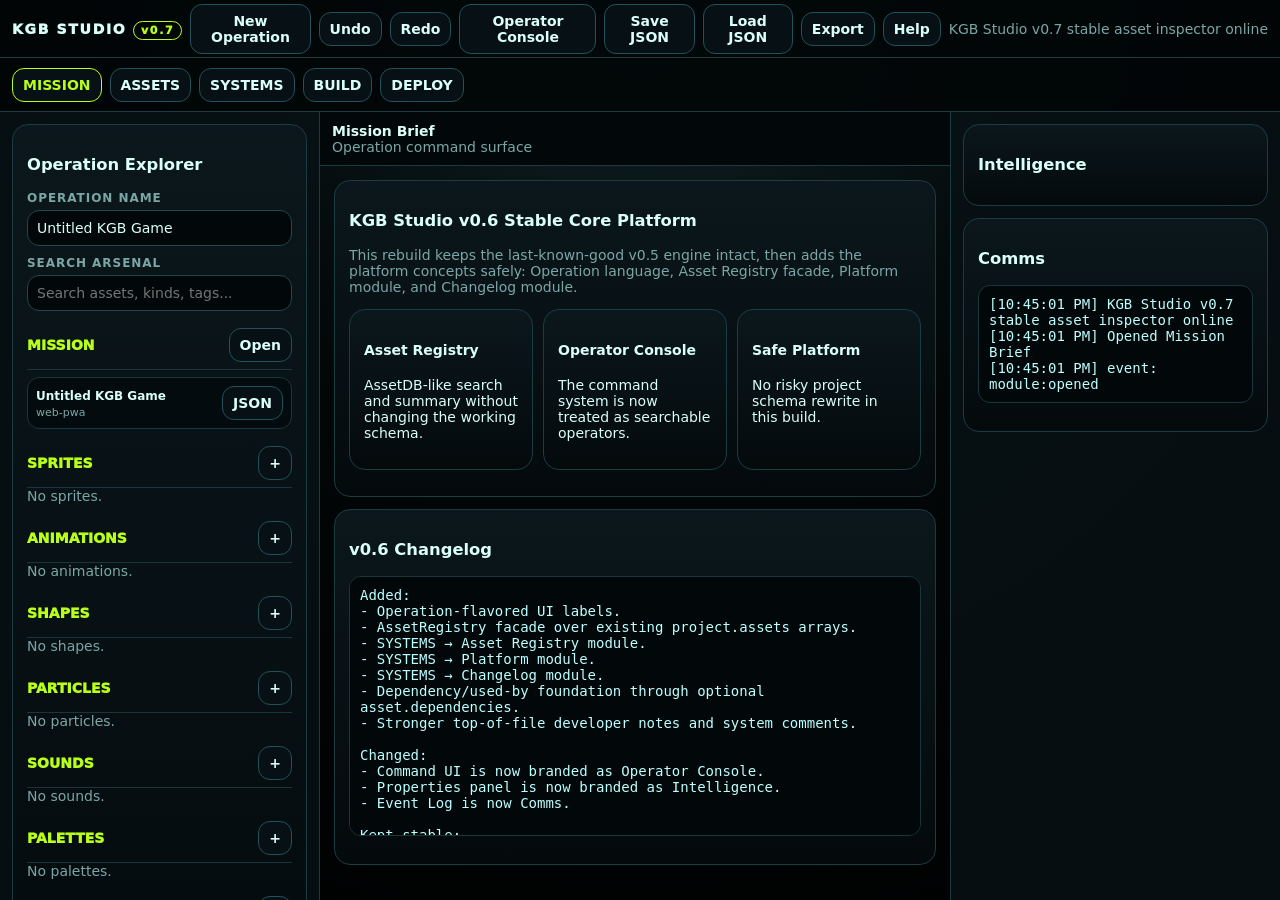
<file: archive/kgb_studio_v0_7_stable_asset_inspector.html>
<!doctype html>
<html lang="en">
<head>
<meta charset="utf-8">
<meta name="viewport" content="width=device-width,initial-scale=1">
<title>KGB Studio v0.7 - Stable Asset Inspector</title>
<style>
:root{--bg:#020607;--panel:#071014;--line:#1b3b42;--text:#d9fff8;--muted:#7aa7a6;--green:#b8ff19;--cyan:#00e5ff;--mag:#ff2bd6;--orange:#ff8a00}
*{box-sizing:border-box}html,body{height:100%;margin:0;background:radial-gradient(circle at 50% 0%,#102124,#020607 45%,#000);color:var(--text);font:14px system-ui,Segoe UI,Arial;overflow:hidden}
button,input,textarea,select{font:inherit}button{border:1px solid #22515b;background:#071014;color:var(--text);border-radius:12px;padding:8px 10px;font-weight:800;cursor:pointer}button:hover{border-color:var(--cyan)}button.active{border-color:var(--green);color:var(--green)}button.primary{background:linear-gradient(#d9ff63,#77d900);color:#071014;border-color:var(--green)}button.hot{border-color:var(--mag)}input,textarea,select{width:100%;background:#02080a;color:var(--text);border:1px solid #21464e;border-radius:12px;padding:9px}textarea{min-height:110px;font-family:monospace}label{display:block;margin:10px 0 5px;color:var(--muted);font-size:12px;font-weight:900;text-transform:uppercase;letter-spacing:.08em}
.app{height:100%;display:grid;grid-template-rows:58px 54px 1fr}.top,.nav{display:flex;gap:8px;align-items:center;padding:8px 12px;border-bottom:1px solid var(--line);background:rgba(2,6,7,.92);overflow:auto}.brand{font-weight:1000;letter-spacing:.12em;white-space:nowrap}.pill{border:1px solid var(--green);color:var(--green);border-radius:99px;padding:2px 7px;font-size:11px}.status{margin-left:auto;color:var(--muted);white-space:nowrap}.shell{min-height:0;display:grid;grid-template-columns:320px 1fr 330px}.left,.right{min-height:0;overflow:auto;background:rgba(7,16,20,.88);padding:12px;border-right:1px solid var(--line)}.right{border-right:0;border-left:1px solid var(--line)}.center{min-width:0;min-height:0;display:grid;grid-template-rows:54px 1fr}.bar{display:flex;align-items:center;justify-content:space-between;gap:8px;padding:9px 12px;border-bottom:1px solid var(--line);background:#02080a}.work{min-height:0;overflow:auto;padding:14px}.card{background:linear-gradient(#0b171c,#040a0c);border:1px solid #1a3c43;border-radius:16px;padding:14px;margin-bottom:12px}.row{display:flex;gap:8px;align-items:center;flex-wrap:wrap}.grid{display:grid;grid-template-columns:1fr 1fr;gap:12px}.grid3{display:grid;grid-template-columns:repeat(3,1fr);gap:10px}.muted{color:var(--muted)}.treeHead{display:flex;justify-content:space-between;align-items:center;color:var(--green);font-weight:1000;border-bottom:1px solid #18373d;margin-top:10px;padding:7px 0}.treeItem{display:flex;justify-content:space-between;align-items:center;gap:8px;border:1px solid #18373d;border-radius:12px;background:#030b0e;margin:7px 0;padding:8px}.treeItem b{font-size:12px}.treeItem span{font-size:11px;color:var(--muted)}pre{white-space:pre-wrap;max-height:260px;overflow:auto;background:#02080a;border:1px solid #18373d;border-radius:12px;padding:10px;color:#bff}.stage{display:grid;place-items:center;min-height:520px;border:1px solid #18373d;border-radius:18px;background:#000;overflow:hidden}canvas{max-width:100%;height:auto;touch-action:none}.sprite{display:grid;grid-template-columns:1fr 270px;gap:12px}.tools{display:grid;grid-template-columns:1fr 1fr;gap:8px}.moduleCard{border:1px solid #21464e;border-radius:14px;padding:12px;background:#030b0e}.badge{background:var(--green);color:#071014;border-radius:99px;padding:2px 7px;font-size:11px;font-weight:1000}.modalBg{position:fixed;inset:0;display:none;place-items:center;background:rgba(0,0,0,.72);z-index:9;padding:18px}.modalBg.show{display:grid}.modal{max-width:880px;width:100%;max-height:88vh;overflow:auto;background:#061014;border:1px solid var(--cyan);border-radius:18px;padding:16px}.cmd{position:fixed;inset:0;display:none;place-items:start center;background:rgba(0,0,0,.65);z-index:10;padding-top:10vh}.cmd.show{display:grid}.cmdBox{width:min(760px,92vw);background:#061014;border:1px solid var(--cyan);border-radius:18px;padding:12px;box-shadow:0 0 40px rgba(0,229,255,.22)}.cmdItem{padding:10px;border:1px solid #18373d;border-radius:12px;margin-top:8px;background:#030b0e;cursor:pointer}.cmdItem:hover{border-color:var(--green)}.thumb{width:100%;aspect-ratio:1.6;border:1px solid #18373d;border-radius:14px;background:#000;display:grid;place-items:center;overflow:hidden;margin-bottom:10px}.thumb canvas{width:100%;height:100%}.mini{font-size:11px;color:var(--muted)}.tag{display:inline-block;border:1px solid #22515b;border-radius:99px;padding:2px 7px;margin:2px;color:var(--cyan);font-size:11px}
@media(max-width:900px){.shell{grid-template-columns:1fr;grid-template-rows:auto 1fr auto}.left,.right{max-height:28vh;border:0;border-bottom:1px solid var(--line)}.right{border-top:1px solid var(--line)}.grid,.grid3,.sprite{grid-template-columns:1fr}.status{display:none}.stage{min-height:48vh}}
</style>
</head>
<body>
<div class="app">
<header class="top"><div class="brand">KGB STUDIO <span class="pill">v0.7</span></div><button id="newBtn">New Operation</button><button id="undoBtn">Undo</button><button id="redoBtn">Redo</button><button id="cmdBtn">Operator Console</button><button id="saveBtn">Save JSON</button><button id="loadBtn">Load JSON</button><input id="loadInput" type="file" accept=".json" hidden><button id="exportBtn">Export</button><button id="helpBtn">Help</button><div id="status" class="status">Ready.</div></header>
<nav id="nav" class="nav"></nav>
<section class="shell">
<aside class="left"><div class="card"><h3>Operation Explorer</h3><label>Operation Name</label><input id="projectName"><label>Search Arsenal</label><input id="filter" placeholder="Search assets, kinds, tags..."><div id="explorer"></div></div></aside>
<main class="center"><div class="bar"><div><b id="title"></b><div id="subtitle" class="muted"></div></div><div id="actions" class="row"></div></div><div id="work" class="work"></div></main>
<aside class="right"><div class="card"><h3>Intelligence</h3><div id="props" class="muted">No asset selected.</div></div><div class="card"><h3>Comms</h3><pre id="log"></pre></div></aside>
</section>
</div>
<div id="modalBg" class="modalBg"><div class="modal"><div class="row" style="justify-content:space-between"><h2 id="modalTitle">Help</h2><button id="closeModal">Close</button></div><div id="modalBody"></div></div></div>
<div id="cmd" class="cmd"><div class="cmdBox"><input id="cmdSearch" placeholder="Type a command..."><div id="cmdList"></div></div></div>

<script>

/*
===============================================================================
KGB STUDIO v0.7 — STABLE ASSET INSPECTOR

WHY THIS VERSION EXISTS
-----------------------
v0.6 safely reintroduced the core platform ideas without breaking the working
v0.5 schema. v0.7 continues that same safe path.

Instead of migrating to a full UUID AssetDB yet, this build improves the
existing Intelligence panel and adds a dedicated Asset Inspector module.

SAFE ARCHITECTURE RULE FOR THIS BUILD
-------------------------------------
Do not replace the working project.assets arrays yet.

This build keeps:
- v0.5/v0.6 project schema.
- v0.6 AssetRegistry facade.
- v0.6 adapter system.
- v0.6 Sprite Forge Lite.

WHAT'S NEW IN v0.7
------------------
- Richer Intelligence / Asset Inspector panel.
- Asset preview thumbnail for selected assets.
- Editable folder, tags, notes, and raw JSON metadata.
- Used-by/dependency visibility using optional asset.dependencies.
- SYSTEMS/ASSETS → Asset Inspector module.
- Operator Console entry for opening Asset Inspector.
- More comments around inspector and preview helpers.

REPO ACTION
-----------
Replace root index.html with this file.

SUGGESTED COMMIT
----------------
Add KGB Studio v0.7 stable asset inspector

COMMENTING STANDARD
-------------------
KGB Studio files stay intentionally over-commented:
- Developer notes at the top of the script.
- Section headers for major systems.
- Plain-English explanations for risky logic.
- Changelog/commit notes for every release.

===============================================================================
*/
const $=s=>document.querySelector(s), $$=s=>[...document.querySelectorAll(s)];
const uid=p=>p+"_"+Date.now().toString(36)+"_"+Math.random().toString(36).slice(2,7);
function esc(s){return String(s??"").replace(/[&<>"']/g,c=>({"&":"&amp;","<":"&lt;",">":"&gt;","\"":"&quot;","'":"&#39;"}[c]||c))}
function safe(s){return String(s||"kgb_project").toLowerCase().replace(/[^a-z0-9]+/g,"_").replace(/^_|_$/g,"")}
function dl(n,t,m="text/plain"){const b=new Blob([t],{type:m}),a=document.createElement("a");a.href=URL.createObjectURL(b);a.download=n;a.click();URL.revokeObjectURL(a.href)}
function project(name="Untitled KGB Game"){const now=new Date().toISOString();return{meta:{name,created:now,updated:now,studioVersion:"0.7"},mission:{note:""},assets:{sprites:[],animations:[],shapes:[],particles:[],sounds:[],palettes:[],tiles:[],maps:[],misc:[]},settings:{theme:"kgb-neon",target:"web-pwa"}}}
function norm(p){let b=project(p?.meta?.name);return{...b,...p,meta:{...b.meta,...(p.meta||{})},assets:{...b.assets,...(p.assets||{})},settings:{...b.settings,...(p.settings||{})}}}

/* EVENT BUS: simple pub/sub so modules can emit events without tight coupling. */
const Bus={handlers:{},on(e,fn){(this.handlers[e] ||= []).push(fn)},emit(e,data){(this.handlers[e]||[]).forEach(fn=>fn(data));Studio.log("event: "+e)}};

/* OPERATOR CONSOLE BACKEND: still called Commands internally, but this is our operator search/run system. */
const Commands={
 list:[],
 add(id,label,run){this.list.push({id,label,run})},
 open(){renderCommands();$("#cmd").classList.add("show");$("#cmdSearch").value="";$("#cmdSearch").focus()},
 close(){$("#cmd").classList.remove("show")},
 run(id){let c=this.list.find(x=>x.id===id);if(c){c.run();this.close()}}
};
function renderCommands(){let q=($("#cmdSearch")?.value||"").toLowerCase();$("#cmdList").innerHTML=Commands.list.filter(c=>!q||c.label.toLowerCase().includes(q)||c.id.includes(q)).map(c=>'<div class="cmdItem" data-cmd="'+c.id+'"><b>'+esc(c.label)+'</b><br><span class="muted">'+esc(c.id)+'</span></div>').join("");$("#cmdList").querySelectorAll("[data-cmd]").forEach(x=>x.onclick=()=>Commands.run(x.dataset.cmd))}

/* HISTORY: snapshot-based undo/redo for project-level asset mutations. */
const History={undo:[],redo:[],snapshot(label){Studio.sync();this.undo.push({label,state:JSON.stringify(Studio.state.project)});this.redo=[];updateHistoryButtons()},restore(item){Studio.hydrate(JSON.parse(item.state))},undoIt(){if(!this.undo.length)return;this.redo.push({label:"redo",state:JSON.stringify(Studio.state.project)});this.restore(this.undo.pop());Studio.log("Undo")},redoIt(){if(!this.redo.length)return;this.undo.push({label:"undo",state:JSON.stringify(Studio.state.project)});this.restore(this.redo.pop());Studio.log("Redo")}};
function updateHistoryButtons(){$("#undoBtn").disabled=!History.undo.length;$("#redoBtn").disabled=!History.redo.length}


/*
-------------------------------------------------------------------------------
ASSET REGISTRY FACADE

This is the safe v0.6 version of AssetDB.

Instead of replacing the known-good project.assets arrays, this facade gives us
AssetDB-like capabilities while keeping the existing schema stable.

Later, when we're ready, this can become a true UUID AssetDB. For now it gives:
- all()      -> list every asset across all buckets
- find()     -> search all assets
- get()      -> retrieve an asset by bucket/id
- usedBy()   -> dependency graph foundation
- summary()  -> counts by bucket
-------------------------------------------------------------------------------
*/
const AssetRegistry={
  buckets(){
    return Studio.state.project.assets || {};
  },

  all(){
    const out=[];
    Object.entries(this.buckets()).forEach(([bucket,items])=>{
      (items||[]).forEach(asset=>{
        out.push({bucket,asset});
      });
    });
    return out;
  },

  find(query){
    const q=String(query||"").toLowerCase();
    return this.all().filter(({bucket,asset})=>{
      const text=[
        bucket,
        asset.id,
        asset.name,
        asset.kind,
        asset.adapter,
        ...(asset.tags||[])
      ].join(" ").toLowerCase();
      return !q || text.includes(q);
    });
  },

  get(bucket,id){
    return (this.buckets()[bucket]||[]).find(asset=>asset.id===id);
  },

  usedBy(bucket,id){
    return this.all().filter(({asset})=>{
      return (asset.dependencies||[]).some(dep=>dep.bucket===bucket && dep.id===id);
    });
  },

  summary(){
    const rows={};
    Object.entries(this.buckets()).forEach(([bucket,items])=>{
      rows[bucket]=(items||[]).length;
    });
    return rows;
  }
};

/*
-------------------------------------------------------------------------------
ASSET PREVIEW HELPERS

The Intelligence panel needs a fast way to preview selected assets.

For now:
- Sprite assets with procedural objects are drawn on a mini canvas.
- Other assets get a labeled tactical placeholder card.

This stays intentionally simple so it cannot break the working editor.
-------------------------------------------------------------------------------
*/
function renderAssetPreview(asset,canvas){
  if(!canvas)return;

  const ctx=canvas.getContext("2d");
  ctx.clearRect(0,0,canvas.width,canvas.height);

  // Dark tactical background.
  ctx.fillStyle="#000";
  ctx.fillRect(0,0,canvas.width,canvas.height);

  // Light grid gives every preview the same KGB Studio visual language.
  ctx.strokeStyle="#00e5ff33";
  ctx.lineWidth=1;
  for(let x=0;x<canvas.width;x+=24){
    ctx.beginPath();
    ctx.moveTo(x,0);
    ctx.lineTo(x,canvas.height);
    ctx.stroke();
  }
  for(let y=0;y<canvas.height;y+=24){
    ctx.beginPath();
    ctx.moveTo(0,y);
    ctx.lineTo(canvas.width,y);
    ctx.stroke();
  }

  // Sprite Forge assets currently store procedural objects directly on asset.objects.
  if(asset?.objects?.length){
    ctx.save();
    ctx.scale(0.36,0.36);
    ctx.translate(170,35);

    // Reuse SpriteForge.draw safely by temporarily pointing its ctx at preview ctx.
    const oldCtx=SpriteForge.ctx;
    SpriteForge.ctx=ctx;
    asset.objects.forEach(o=>SpriteForge.draw(o));
    SpriteForge.ctx=oldCtx;

    ctx.restore();
    return;
  }

  // Generic fallback preview for non-canvas assets.
  ctx.fillStyle="#b8ff19";
  ctx.font="bold 18px system-ui";
  ctx.fillText(String(asset?.kind||"asset").toUpperCase(),20,42);
  ctx.fillStyle="#7aa7a6";
  ctx.font="14px system-ui";
  ctx.fillText(String(asset?.name||"Unnamed Asset"),20,68);
}

/*
-------------------------------------------------------------------------------
DEPENDENCY VIEW HELPERS

Dependencies are optional in this stable schema.

A dependency is expected to look like:
  { bucket: "sprites", id: "sprites_xxxxx" }

This creates the foundation for richer dependency graphs later.
-------------------------------------------------------------------------------
*/
function dependencyLabel(dep){
  if(!dep)return "unknown dependency";
  const target=AssetRegistry.get(dep.bucket,dep.id);
  return target ? (target.name||target.id) : `${dep.bucket}/${dep.id}`;
}


/* STUDIO CORE: owns module registry, adapter registry, shared project state, selection, and mutation helpers. */
const Studio={
 modules:new Map(), adapters:new Map(), state:{project:project(),selection:null},
 log(m){$("#log").textContent="["+new Date().toLocaleTimeString()+"] "+m+"\n"+$("#log").textContent;$("#status").textContent=m},
 register(m){this.modules.set(m.id,m)},
 installAdapter(a){this.adapters.set(a.id,a);this.register(a.toModule())},
 open(id,opt={}){const m=this.modules.get(id);if(!m)return this.log("Missing module "+id);$("#title").textContent=m.title;$("#subtitle").textContent=m.description||"";$("#work").innerHTML="";$("#actions").innerHTML="";$("#props").innerHTML="";m.render?.($("#work"),this,opt);m.actions?.($("#actions"),this,opt);m.properties?.($("#props"),this,opt);$$("[data-section]").forEach(b=>b.classList.toggle("active",b.dataset.section===m.section));Bus.emit("module:opened",{id});this.log("Opened "+m.title)},
 sync(){this.state.project.meta.name=$("#projectName").value.trim()||"Untitled KGB Game";this.state.project.meta.updated=new Date().toISOString()},
 exportProject(){this.sync();return JSON.stringify(this.state.project,null,2)},
 hydrate(p){this.state.project=norm(p);$("#projectName").value=this.state.project.meta.name;renderExplorer();this.renderProps();updateHistoryButtons();this.log("Project loaded")},
 mutate(label,fn){History.snapshot(label);fn();this.sync();renderExplorer();this.renderProps();Bus.emit("project:changed",{label})},
 addAsset(type,a){this.mutate("add "+type,()=>{a.id ||= uid(type);a.created ||= new Date().toISOString();a.updated=new Date().toISOString();this.state.project.assets[type].push(a)});this.log("Saved "+type.slice(0,-1)+": "+a.name);return a},
 find(type,id){return(this.state.project.assets[type]||[]).find(a=>a.id===id)},
 updateAsset(type,id,patch){this.mutate("update asset",()=>{let a=this.find(type,id);if(a)Object.assign(a,patch,{id,updated:new Date().toISOString()})});},
 deleteAsset(type,id){this.mutate("delete asset",()=>{let arr=this.state.project.assets[type]||[],i=arr.findIndex(a=>a.id===id);if(i>=0)arr.splice(i,1);this.state.selection=null})},
 duplicateAsset(type,id){this.mutate("duplicate asset",()=>{let a=this.find(type,id);if(a){let c=JSON.parse(JSON.stringify(a));c.id=uid(type);c.name=(c.name||"Asset")+" Copy";this.state.project.assets[type].push(c)}})},
 selectAsset(type,id){let a=this.find(type,id);if(!a)return;this.state.selection={type,id};this.renderProps();let adapter=[...this.adapters.values()].find(ad=>ad.canOpen?.(a));if(adapter)this.open(adapter.moduleId,{asset:a});else this.log("Selected "+a.name)},
 renderProps(){
  let s=this.state.selection,p=$("#props");

  // Nothing selected: keep Intelligence quiet and clear.
  if(!s){
    p.innerHTML='<div class="muted">No asset selected.</div>';
    return;
  }

  let a=this.find(s.type,s.id);
  if(!a){
    p.textContent="Missing asset";
    return;
  }

  // Optional dependency data. This does not require a schema migration.
  let deps=a.dependencies||[];
  let usedBy=AssetRegistry.usedBy(s.type,s.id);

  // Rich Intelligence panel. This is still backed by the stable v0.5/v0.6 asset shape.
  p.innerHTML=
    '<div class="thumb"><canvas id="assetThumb" width="320" height="200"></canvas></div>'+
    '<label>Name</label><input id="pname" value="'+esc(a.name||"")+'">'+
    '<label>Bucket</label><input disabled value="'+esc(s.type)+'">'+
    '<label>Kind</label><input disabled value="'+esc(a.kind||"asset")+'">'+
    '<label>Folder</label><input id="pfolder" value="'+esc(a.folder||"/")+'">'+
    '<label>Tags comma-separated</label><input id="ptags" value="'+esc((a.tags||[]).join(", "))+'">'+
    '<label>Notes</label><textarea id="pnotes">'+esc(a.notes||"")+'</textarea>'+
    '<div class="row">'+
      '<button class="primary" id="applyP">Apply</button>'+
      '<button id="openP">Open</button>'+
      '<button id="dupeP">Duplicate</button>'+
      '<button class="hot" id="delP">Delete</button>'+
    '</div>'+
    '<p class="mini">ID: '+esc(a.id||"")+'</p>'+
    '<p class="mini">Dependencies: '+deps.length+' • Used by: '+usedBy.length+'</p>'+
    '<div>'+
      deps.map(dep=>'<span class="tag">uses '+esc(dependencyLabel(dep))+'</span>').join("")+
      usedBy.map(item=>'<span class="tag">used by '+esc(item.asset.name||item.asset.id)+'</span>').join("")+
    '</div>'+
    '<label>Raw Asset JSON</label><textarea id="pjson">'+esc(JSON.stringify(a,null,2))+'</textarea>';

  renderAssetPreview(a,$("#assetThumb"));

  // Apply writes the friendly fields back into the raw JSON object, then saves.
  $("#applyP").onclick=()=>{
    try{
      let raw=JSON.parse($("#pjson").value);
      raw.name=$("#pname").value;
      raw.folder=$("#pfolder").value||"/";
      raw.tags=$("#ptags").value.split(",").map(x=>x.trim()).filter(Boolean);
      raw.notes=$("#pnotes").value;
      this.updateAsset(s.type,s.id,raw);
    }catch(e){
      alert(e.message);
    }
  };

  $("#openP").onclick=()=>this.selectAsset(s.type,s.id);
  $("#dupeP").onclick=()=>this.duplicateAsset(s.type,s.id);
  $("#delP").onclick=()=>{
    if(confirm("Delete asset?"))this.deleteAsset(s.type,s.id);
  };
}
};

const sections={MISSION:[["mission.brief","Brief"],["mission.project","Project JSON"]],ASSETS:[["asset.library","Asset Library"],["asset.inspector","Asset Inspector"],["asset.spriteforge","Sprite Forge"],["asset.adapters","Module Adapters"]],SYSTEMS:[["system.runtime","Runtime Preview"],["system.taio","TAIO"],["system.registry","Asset Registry"],["system.platform","Platform"],["system.events","Event Bus"],["system.changelog","Changelog"]],BUILD:[["build.export","Export"],["build.validate","Validate"]],DEPLOY:[["deploy.notes","Deploy Notes"]]};
function renderNav(){let n=$("#nav");n.innerHTML="";Object.keys(sections).forEach(sec=>{let b=document.createElement("button");b.textContent=sec;b.dataset.section=sec;b.onclick=()=>Studio.open(sections[sec][0][0]);n.appendChild(b)})}
function renderExplorer(){let q=($("#filter")?.value||"").toLowerCase(),p=Studio.state.project,root=$("#explorer");let h='<div class="treeHead"><span>MISSION</span><button data-open="mission.brief">Open</button></div><div class="treeItem"><div><b>'+esc(p.meta.name)+'</b><br><span>'+esc(p.settings.target)+'</span></div><button data-open="mission.project">JSON</button></div>';["sprites","animations","shapes","particles","sounds","palettes","tiles","maps"].forEach(type=>{let arr=(p.assets[type]||[]).filter(a=>!q||(a.name||"").toLowerCase().includes(q)||(a.kind||"").toLowerCase().includes(q));h+='<div class="treeHead"><span>'+type.toUpperCase()+'</span><button data-open="'+(type==="sprites"?"asset.spriteforge":"asset.adapters")+'">+</button></div>';h+=arr.length?arr.map(a=>'<div class="treeItem"><div><b>'+esc(a.name||a.id)+'</b><br><span>'+esc(a.kind||"asset")+'</span></div><button data-type="'+type+'" data-id="'+a.id+'">Open</button></div>').join(""):'<div class="muted">No '+type+'.</div>'});root.innerHTML=h;root.querySelectorAll("[data-open]").forEach(b=>b.onclick=()=>Studio.open(b.dataset.open));root.querySelectorAll("[data-id]").forEach(b=>b.onclick=()=>Studio.selectAsset(b.dataset.type,b.dataset.id))}

/* TOOL ADAPTER FACTORY: promotes standalone tools into Studio modules without rewriting them. */
function createToolAdapter(o){return{...o,toModule(){return{id:o.moduleId,section:o.section,title:o.title,description:o.description,render:(r,s,opt)=>o.render(r,s,opt),actions:(r,s,opt)=>{r.innerHTML='<button id="adSave">Save Asset</button><button id="adExport">Export</button>';$("#adSave").onclick=()=>o.save?.(s,opt);$("#adExport").onclick=()=>o.exportAsset?.(s,opt)},properties:(p,s,opt)=>{p.innerHTML=opt?.asset?'<div class="muted">Opened: '+esc(opt.asset.name)+'</div>':'<div class="muted">'+esc(o.title)+' adapter active.</div>'}}}}}

/* SPRITE FORGE LITE: the first embedded canvas asset editor. Kept stable from v0.5. */
const SpriteForge={canvas:null,ctx:null,objects:[],selectedId:null,tool:"select",isDown:false,draft:null,start:null,currentAsset:null,style:{fill:"#ff8a00",stroke:"#b8ff19",weight:4,glow:12},
 init(asset){this.canvas=$("#spriteCanvas");this.ctx=this.canvas.getContext("2d");this.objects=asset?.objects?JSON.parse(JSON.stringify(asset.objects)):[];this.currentAsset=asset||null;this.selectedId=null;this.render();this.canvas.onpointerdown=e=>this.down(e);this.canvas.onpointermove=e=>this.move(e);this.canvas.onpointerup=e=>this.up(e);this.canvas.onpointercancel=e=>this.up(e)},
 pos(e){let r=this.canvas.getBoundingClientRect();return{x:(e.clientX-r.left)*this.canvas.width/r.width,y:(e.clientY-r.top)*this.canvas.height/r.height}},
 down(e){this.canvas.setPointerCapture(e.pointerId);this.isDown=true;let p=this.pos(e);this.start=p;if(this.tool==="select"){let hit=this.hit(p.x,p.y);this.selectedId=hit?.id||null;this.draft=hit?{x:p.x,y:p.y,ox:hit.x,oy:hit.y,pts:hit.points?JSON.parse(JSON.stringify(hit.points)):null}:null;this.render();return}if(this.tool==="pen"){this.draft={type:"path",points:[p],style:{...this.style},id:uid("obj")};return}this.draft={type:this.tool,x:p.x,y:p.y,w:1,h:1,style:{...this.style},id:uid("obj")}},
 move(e){if(!this.isDown)return;let p=this.pos(e);if(this.tool==="select"&&this.selectedId&&this.draft){let o=this.objects.find(x=>x.id===this.selectedId);if(o){if(o.points&&this.draft.pts){let dx=p.x-this.draft.x,dy=p.y-this.draft.y;o.points=this.draft.pts.map(pt=>({x:pt.x+dx,y:pt.y+dy}))}else{o.x=this.draft.ox+(p.x-this.draft.x);o.y=this.draft.oy+(p.y-this.draft.y)}this.render()}return}if(this.tool==="pen"&&this.draft){this.draft.points.push(p);this.render();this.draw(this.draft);return}if(this.draft){this.draft.w=p.x-this.start.x;this.draft.h=p.y-this.start.y;this.render();this.draw(this.draft)}},
 up(){if(!this.isDown)return;this.isDown=false;if(this.draft&&this.tool!=="select"){this.objects.push(this.draft);this.selectedId=this.draft.id;this.draft=null;this.render();Bus.emit("sprite:changed",{})}},
 bounds(o){if(o.type==="path"){let xs=o.points.map(p=>p.x),ys=o.points.map(p=>p.y);return{x:Math.min(...xs)-10,y:Math.min(...ys)-10,w:Math.max(...xs)-Math.min(...xs)+20,h:Math.max(...ys)-Math.min(...ys)+20}}return{x:Math.min(o.x,o.x+o.w),y:Math.min(o.y,o.y+o.h),w:Math.abs(o.w),h:Math.abs(o.h)}},
 hit(x,y){for(let i=this.objects.length-1;i>=0;i--){let b=this.bounds(this.objects[i]);if(x>=b.x&&x<=b.x+b.w&&y>=b.y&&y<=b.y+b.h)return this.objects[i]}return null},
 selected(){return this.objects.find(o=>o.id===this.selectedId)},
 render(){let c=this.canvas,ctx=this.ctx;if(!ctx)return;ctx.clearRect(0,0,c.width,c.height);let bg=ctx.createRadialGradient(256,256,20,256,256,420);bg.addColorStop(0,"#092126");bg.addColorStop(1,"#000");ctx.fillStyle=bg;ctx.fillRect(0,0,c.width,c.height);ctx.strokeStyle="#00e5ff22";for(let x=0;x<c.width;x+=32){ctx.beginPath();ctx.moveTo(x,0);ctx.lineTo(x,c.height);ctx.stroke()}for(let y=0;y<c.height;y+=32){ctx.beginPath();ctx.moveTo(0,y);ctx.lineTo(c.width,y);ctx.stroke()}this.objects.forEach(o=>this.draw(o));let s=this.selected();if(s){let b=this.bounds(s);ctx.save();ctx.setLineDash([8,6]);ctx.strokeStyle="#fff";ctx.strokeRect(b.x-6,b.y-6,b.w+12,b.h+12);ctx.restore()}},
 draw(o){let ctx=this.ctx,s=o.style||this.style;ctx.save();ctx.shadowColor=s.stroke;ctx.shadowBlur=s.glow;ctx.lineWidth=s.weight;ctx.strokeStyle=s.stroke;ctx.fillStyle=s.fill;ctx.beginPath();if(o.type==="rect")ctx.rect(o.x,o.y,o.w,o.h);if(o.type==="ellipse")ctx.ellipse(o.x+o.w/2,o.y+o.h/2,Math.abs(o.w/2),Math.abs(o.h/2),0,0,Math.PI*2);if(o.type==="triangle"){ctx.moveTo(o.x+o.w/2,o.y);ctx.lineTo(o.x+o.w,o.y+o.h);ctx.lineTo(o.x,o.y+o.h);ctx.closePath()}if(o.type==="path"){ctx.moveTo(o.points[0].x,o.points[0].y);for(let i=1;i<o.points.length;i++)ctx.lineTo(o.points[i].x,o.points[i].y)}if(o.type!=="path")ctx.fill();ctx.stroke();ctx.restore()},
 payload(){return{name:$("#sfName")?.value||"Procedural Sprite",kind:"procedural-canvas-sprite",adapter:"sprite-forge",objects:JSON.parse(JSON.stringify(this.objects)),drawFunction:this.exportJS()}},
 exportJS(){return "function drawKGBSprite(ctx){\n  const objects="+JSON.stringify(this.objects,null,2)+";\n  // draw objects here\n}"},
 del(){if(!this.selectedId)return;this.objects=this.objects.filter(o=>o.id!==this.selectedId);this.selectedId=null;this.render();Bus.emit("sprite:changed",{})},dupe(){let o=this.selected();if(!o)return;let n=JSON.parse(JSON.stringify(o));n.id=uid("obj");if(n.points)n.points=n.points.map(p=>({x:p.x+18,y:p.y+18}));else{n.x+=18;n.y+=18}this.objects.push(n);this.selectedId=n.id;this.render();Bus.emit("sprite:changed",{})},clear(){if(confirm("Clear?")){this.objects=[];this.selectedId=null;this.render();Bus.emit("sprite:changed",{})}}
};

Studio.register({id:"mission.brief",section:"MISSION",title:"Mission Brief",description:"Operation command surface",render(r){r.innerHTML='<div class="card"><h3>KGB Studio v0.6 Stable Core Platform</h3><p class="muted">This rebuild keeps the last-known-good v0.5 engine intact, then adds the platform concepts safely: Operation language, Asset Registry facade, Platform module, and Changelog module.</p><div class="grid3"><div class="card"><h4>Asset Registry</h4><p>AssetDB-like search and summary without changing the working schema.</p></div><div class="card"><h4>Operator Console</h4><p>The command system is now treated as searchable operators.</p></div><div class="card"><h4>Safe Platform</h4><p>No risky project schema rewrite in this build.</p></div></div></div><div class="card"><h3>v0.6 Changelog</h3><pre>Added:\n- Operation-flavored UI labels.\n- AssetRegistry facade over existing project.assets arrays.\n- SYSTEMS → Asset Registry module.\n- SYSTEMS → Platform module.\n- SYSTEMS → Changelog module.\n- Dependency/used-by foundation through optional asset.dependencies.\n- Stronger top-of-file developer notes and system comments.\n\nChanged:\n- Command UI is now branded as Operator Console.\n- Properties panel is now branded as Intelligence.\n- Event Log is now Comms.\n\nKept stable:\n- Existing v0.5 project schema.\n- Existing adapters.\n- Existing Sprite Forge Lite.\n- Existing undo/redo and command wiring.\n\nSuggested commit:\nAdd KGB Studio v0.7 stable asset inspector</pre></div>'}});
Studio.register({id:"mission.project",section:"MISSION",title:"Project JSON",description:"Live project object",render(r){r.innerHTML='<div class="card"><h3>Project JSON</h3><button id="refresh">Refresh</button><pre id="json"></pre></div>';$("#refresh").onclick=()=>$("#json").textContent=Studio.exportProject();$("#refresh").click()}});
Studio.register({id:"asset.library",section:"ASSETS",title:"Asset Library",description:"Manage project assets",render(r){r.innerHTML='<div class="card"><h3>Asset Library</h3><p class="muted">Use the Project Explorer on the left. Select assets to open/edit/delete/duplicate.</p><div class="grid3">'+Object.entries(Studio.state.project.assets).map(([k,v])=>'<div class="card"><h4>'+k+'</h4><p>'+v.length+'</p></div>').join("")+'</div></div>'}});

/*
-------------------------------------------------------------------------------
ASSETS → ASSET INSPECTOR

This module explains/hosts the inspector. The live editable inspector is the
right-side Intelligence panel, because that panel follows the selected asset.
-------------------------------------------------------------------------------
*/
Studio.register({id:"asset.inspector",section:"ASSETS",title:"Asset Inspector",description:"Rich metadata, preview, and dependency inspection",render(r){
  const sel=Studio.state.selection;
  const asset=sel?Studio.find(sel.type,sel.id):null;
  r.innerHTML='<div class="card"><h3>Asset Inspector</h3><p class="muted">Select an asset from Operation Explorer. The right-side Intelligence panel now shows preview, metadata, tags, notes, dependencies, used-by, and raw JSON.</p>'+
    (asset?'<pre>'+esc(JSON.stringify({bucket:sel.type,id:asset.id,name:asset.name,kind:asset.kind,tags:asset.tags||[],dependencies:asset.dependencies||[]},null,2))+'</pre>':'<p>No asset selected.</p>')+
    '</div>';
}});

Studio.register({id:"asset.adapters",section:"ASSETS",title:"Module Adapters",description:"Promoted tool registry",render(r){r.innerHTML='<div class="card"><h3>Adapter Registry</h3><p class="muted">Adapters are wrappers. Each one defines render, save, load/open, export, and asset compatibility.</p><div class="grid">'+[...Studio.adapters.values()].map(a=>'<div class="moduleCard"><div class="row" style="justify-content:space-between"><h4>'+esc(a.title)+'</h4><span class="badge">INSTALLED</span></div><p>'+esc(a.description)+'</p><button data-open="'+a.moduleId+'">Open</button></div>').join("")+'<div class="moduleCard"><h4>Next</h4><p>TAIO, Particle Forge, Sound Forge, Palette Forge, Tile Forge, GIF Forge, Asset Slicer, PWA Tester, ZIP Tool.</p></div></div></div>';r.querySelectorAll("[data-open]").forEach(b=>b.onclick=()=>Studio.open(b.dataset.open))}});

Studio.installAdapter(createToolAdapter({id:"sprite-forge",moduleId:"asset.spriteforge",section:"ASSETS",title:"Sprite Forge",description:"Promoted procedural canvas sprite tool",canOpen:a=>a.adapter==="sprite-forge"||a.kind==="procedural-canvas-sprite",
render(r,s,opt){let a=opt?.asset;r.innerHTML='<div class="sprite"><div class="card"><h3>Canvas</h3><div class="stage"><canvas id="spriteCanvas" width="512" height="512"></canvas></div></div><div class="card"><h3>Tools</h3><div class="tools"><button data-tool="select" class="active">Select</button><button data-tool="pen">Pen</button><button data-tool="rect">Rect</button><button data-tool="ellipse">Ellipse</button><button data-tool="triangle">Triangle</button><button id="del">Delete</button><button id="dupe">Duplicate</button><button id="clear" class="hot">Clear</button></div><label>Fill</label><input id="fill" type="color" value="#ff8a00"><label>Stroke</label><input id="stroke" type="color" value="#b8ff19"><label>Weight</label><input id="weight" type="range" min="1" max="24" value="4"><label>Glow</label><input id="glow" type="range" min="0" max="50" value="12"><label>Sprite Name</label><input id="sfName" value="'+esc(a?.name||"New Procedural Sprite")+'"><div class="row"><button class="primary" id="saveSprite">'+(a?"Update":"Save")+' Asset</button><button id="exportJS">Export JS</button></div></div></div><div class="card"><h3>Export</h3><pre id="spriteOut"></pre></div>';SpriteForge.init(a);$$("[data-tool]").forEach(b=>b.onclick=()=>{$$("[data-tool]").forEach(x=>x.classList.remove("active"));b.classList.add("active");SpriteForge.tool=b.dataset.tool});["fill","stroke","weight","glow"].forEach(id=>$("#"+id).oninput=()=>{SpriteForge.style={fill:$("#fill").value,stroke:$("#stroke").value,weight:+$("#weight").value,glow:+$("#glow").value};let o=SpriteForge.selected();if(o){o.style={...SpriteForge.style};SpriteForge.render()}});$("#del").onclick=()=>SpriteForge.del();$("#dupe").onclick=()=>SpriteForge.dupe();$("#clear").onclick=()=>SpriteForge.clear();$("#saveSprite").onclick=()=>{let payload=SpriteForge.payload();if(a?.id)Studio.updateAsset("sprites",a.id,payload);else Studio.addAsset("sprites",payload)};$("#exportJS").onclick=()=>$("#spriteOut").textContent=SpriteForge.exportJS()},
save(){let p=SpriteForge.payload();if(SpriteForge.currentAsset?.id)Studio.updateAsset("sprites",SpriteForge.currentAsset.id,p);else Studio.addAsset("sprites",p)},exportAsset(){$("#spriteOut").textContent=SpriteForge.exportJS()}}));

Studio.register({id:"system.runtime",section:"SYSTEMS",title:"Runtime Preview",description:"Preview saved sprite asset",render(r){r.innerHTML='<div class="card"><h3>Runtime Preview</h3><div class="stage"><canvas id="run" width="720" height="420"></canvas></div></div>';let c=$("#run"),ctx=c.getContext("2d");function loop(t){ctx.clearRect(0,0,c.width,c.height);ctx.fillStyle="#000";ctx.fillRect(0,0,c.width,c.height);ctx.strokeStyle="#00e5ff33";for(let x=0;x<c.width;x+=40){ctx.beginPath();ctx.moveTo(x,0);ctx.lineTo(x,c.height);ctx.stroke()}let spr=Studio.state.project.assets.sprites.at(-1);if(spr?.objects){ctx.save();ctx.translate(100+Math.sin(t/600)*30,0);let old=SpriteForge.ctx;SpriteForge.ctx=ctx;spr.objects.forEach(o=>SpriteForge.draw(o));SpriteForge.ctx=old;ctx.restore()}else{ctx.fillStyle="#b8ff19";ctx.fillText("Save a sprite asset first.",30,40)}requestAnimationFrame(loop)}loop(0)}});
Studio.register({id:"system.taio",section:"SYSTEMS",title:"TAIO",description:"Placeholder adapter",render(r){r.innerHTML='<div class="card"><h3>TAIO Placeholder</h3><textarea id="tin"></textarea><button onclick="tout.textContent=btoa(unescape(encodeURIComponent(tin.value)))">Base64</button><pre id="tout"></pre></div>'}});
Studio.register({id:"system.events",section:"SYSTEMS",title:"Event Bus",description:"Module event monitor",render(r){r.innerHTML='<div class="card"><h3>Event Bus</h3><p class="muted">Modules emit events here. This lets our LEGO pieces talk without being tangled together.</p><pre id="eventsOut">Open modules and edit assets to see events in the log.</pre></div>'}});

/*
-------------------------------------------------------------------------------
SYSTEMS → ASSET REGISTRY

This is a read-only operational view of every asset in the current project.
It proves the AssetDB idea without migrating the schema yet.
-------------------------------------------------------------------------------
*/
Studio.register({id:"system.registry",section:"SYSTEMS",title:"Asset Registry",description:"Safe AssetDB facade over current project assets",render(r){
  const query=$("#filter")?.value||"";
  const found=AssetRegistry.find(query);
  const summary=AssetRegistry.summary();
  r.innerHTML='<div class="card"><h3>Asset Registry</h3><p class="muted">This is the safe v0.6 AssetDB layer. It indexes the existing project.assets arrays instead of replacing them.</p><div class="grid3">'+Object.entries(summary).map(([k,v])=>'<div class="card"><h4>'+esc(k)+'</h4><p>'+v+'</p></div>').join("")+'</div></div><div class="card"><h3>Search Results</h3><pre>'+esc(JSON.stringify(found.map(x=>({bucket:x.bucket,id:x.asset.id,name:x.asset.name,kind:x.asset.kind,adapter:x.asset.adapter,dependencies:x.asset.dependencies||[]})),null,2))+'</pre></div>';
}});

/*
-------------------------------------------------------------------------------
SYSTEMS → PLATFORM

This module documents what the Studio platform currently knows how to do.
It is intentionally simple and safe.
-------------------------------------------------------------------------------
*/
Studio.register({id:"system.platform",section:"SYSTEMS",title:"Platform",description:"Core platform status and registered capabilities",render(r){
  r.innerHTML='<div class="card"><h3>Platform Status</h3><div class="grid3"><div class="card"><h4>Modules</h4><p>'+Studio.modules.size+'</p></div><div class="card"><h4>Adapters</h4><p>'+Studio.adapters.size+'</p></div><div class="card"><h4>Operators</h4><p>'+Commands.list.length+'</p></div></div></div><div class="card"><h3>Registered Modules</h3><pre>'+esc(JSON.stringify([...Studio.modules.keys()],null,2))+'</pre></div><div class="card"><h3>Registered Adapters</h3><pre>'+esc(JSON.stringify([...Studio.adapters.keys()],null,2))+'</pre></div>';
}});

/*
-------------------------------------------------------------------------------
SYSTEMS → CHANGELOG

Every release should have commit-ready notes visible inside the app.
-------------------------------------------------------------------------------
*/
Studio.register({id:"system.changelog",section:"SYSTEMS",title:"Changelog",description:"Commit notes for this build",render(r){
  r.innerHTML='<div class="card"><h3>KGB Studio v0.7 Changelog</h3><pre>Added:\\n- Operation-flavored UI labels.\\n- AssetRegistry facade over current project.assets arrays.\\n- SYSTEMS → Asset Registry module.\\n- SYSTEMS → Platform module.\\n- SYSTEMS → Changelog module.\\n- Dependency graph foundation using optional asset.dependencies.\\n- Over-commented developer notes and system section comments.\\n\\nChanged:\\n- Command button renamed Operator Console.\\n- Project Explorer renamed Operation Explorer.\\n- Properties renamed Intelligence.\\n- Event Log renamed Comms.\\n\\nKept stable:\\n- v0.5 project schema.\\n- v0.5 adapter system.\\n- v0.5 Sprite Forge Lite.\\n- v0.5 command/history/event wiring.\\n\\nSuggested commit:\\nAdd KGB Studio v0.6 stable core platform</pre></div>';
}});


Studio.register({id:"build.export",section:"BUILD",title:"Export Center",description:"Export project and assets",render(r){r.innerHTML='<div class="card"><h3>Export</h3><button class="primary" id="dlp">Download Project JSON</button><button id="dla">Download Asset Index</button><pre>v0.5 exports project JSON and asset index.</pre></div>';$("#dlp").onclick=()=>dl(safe(Studio.state.project.meta.name)+".kgbproject.json",Studio.exportProject(),"application/json");$("#dla").onclick=()=>dl(safe(Studio.state.project.meta.name)+"_assets.json",JSON.stringify(Studio.state.project.assets,null,2),"application/json")}});
Studio.register({id:"build.validate",section:"BUILD",title:"Validator",description:"Check project",render(r){r.innerHTML='<div class="card"><h3>Validator</h3><button id="val">Run</button><pre id="vout"></pre></div>';$("#val").onclick=()=>$("#vout").textContent=Object.entries(Studio.state.project.assets).map(([k,v])=>k+": "+v.length).join("\n")}});
Studio.register({id:"deploy.notes",section:"DEPLOY",title:"Deploy Notes",description:"Repo and domain notes",render(r){r.innerHTML='<div class="card"><h3>Deploy Notes</h3><pre>Use kgbarcade.dev for KGB Studio.\nKeep repo private while prototyping.\nFor now, put this file at repo root as index.html.</pre></div>'}});

/* OPERATOR REGISTRATION: add searchable actions to the Operator Console. */
function registerCommands(){Commands.add("open.sprite","Open Sprite Forge",()=>Studio.open("asset.spriteforge"));Commands.add("open.assets","Open Asset Library",()=>Studio.open("asset.library"));Commands.add("open.runtime","Open Runtime Preview",()=>Studio.open("system.runtime"));Commands.add("open.registry","Open Asset Registry",()=>Studio.open("system.registry"));Commands.add("open.inspector","Open Asset Inspector",()=>Studio.open("asset.inspector"));Commands.add("open.platform","Open Platform Status",()=>Studio.open("system.platform"));Commands.add("open.changelog","Open Changelog",()=>Studio.open("system.changelog"));Commands.add("open.export","Open Export Center",()=>Studio.open("build.export"));Commands.add("project.save","Download Project JSON",()=>dl(safe($("#projectName").value)+".kgbproject.json",Studio.exportProject(),"application/json"));Commands.add("history.undo","Undo",()=>History.undoIt());Commands.add("history.redo","Redo",()=>History.redoIt())}
/* BOOT: wires the UI, registers operators, opens the first module, and starts Studio. */
function boot(){renderNav();registerCommands();$("#projectName").value=Studio.state.project.meta.name;renderExplorer();updateHistoryButtons();$("#filter").oninput=renderExplorer;$("#projectName").oninput=()=>{Studio.sync();renderExplorer()};$("#newBtn").onclick=()=>{if(confirm("New project?"))Studio.hydrate(project())};$("#saveBtn").onclick=()=>dl(safe($("#projectName").value)+".kgbproject.json",Studio.exportProject(),"application/json");$("#loadBtn").onclick=()=>$("#loadInput").click();$("#loadInput").onchange=async e=>{let f=e.target.files[0];if(!f)return;try{Studio.hydrate(JSON.parse(await f.text()));Studio.open("mission.brief")}catch(err){alert(err.message)}};$("#exportBtn").onclick=()=>Studio.open("build.export");$("#undoBtn").onclick=()=>History.undoIt();$("#redoBtn").onclick=()=>History.redoIt();$("#cmdBtn").onclick=()=>Commands.open();$("#cmdSearch").oninput=renderCommands;$("#cmd").onclick=e=>{if(e.target.id==="cmd")Commands.close()};document.addEventListener("keydown",e=>{if((e.ctrlKey||e.metaKey)&&e.key.toLowerCase()==="k"){e.preventDefault();Commands.open()} if((e.ctrlKey||e.metaKey)&&e.key.toLowerCase()==="z"){e.preventDefault();History.undoIt()}});$("#helpBtn").onclick=()=>{$("#modalTitle").textContent="KGB Studio v0.7 Help";$("#modalBody").innerHTML="<p><b>v0.7 is the stable Asset Inspector build.</b></p><p>This version keeps the working v0.5/v0.6 schema and upgrades the Intelligence panel with preview thumbnails, folder/tags/notes, dependency visibility, used-by visibility, and raw JSON editing.</p><p>Use Ctrl/Cmd+K for the Operator Console. Undo/redo protects project-level asset actions like save/update/delete/duplicate.</p><p><b>Repo path:</b> replace root <code>index.html</code> with this file.</p>";$("#modalBg").classList.add("show")};$("#closeModal").onclick=()=>$("#modalBg").classList.remove("show");$("#modalBg").onclick=e=>{if(e.target.id==="modalBg")$("#modalBg").classList.remove("show")};Studio.open("mission.brief");Studio.log("KGB Studio v0.7 stable asset inspector online")}
document.addEventListener("DOMContentLoaded",boot);
</script>
</body>
</html>
</file>
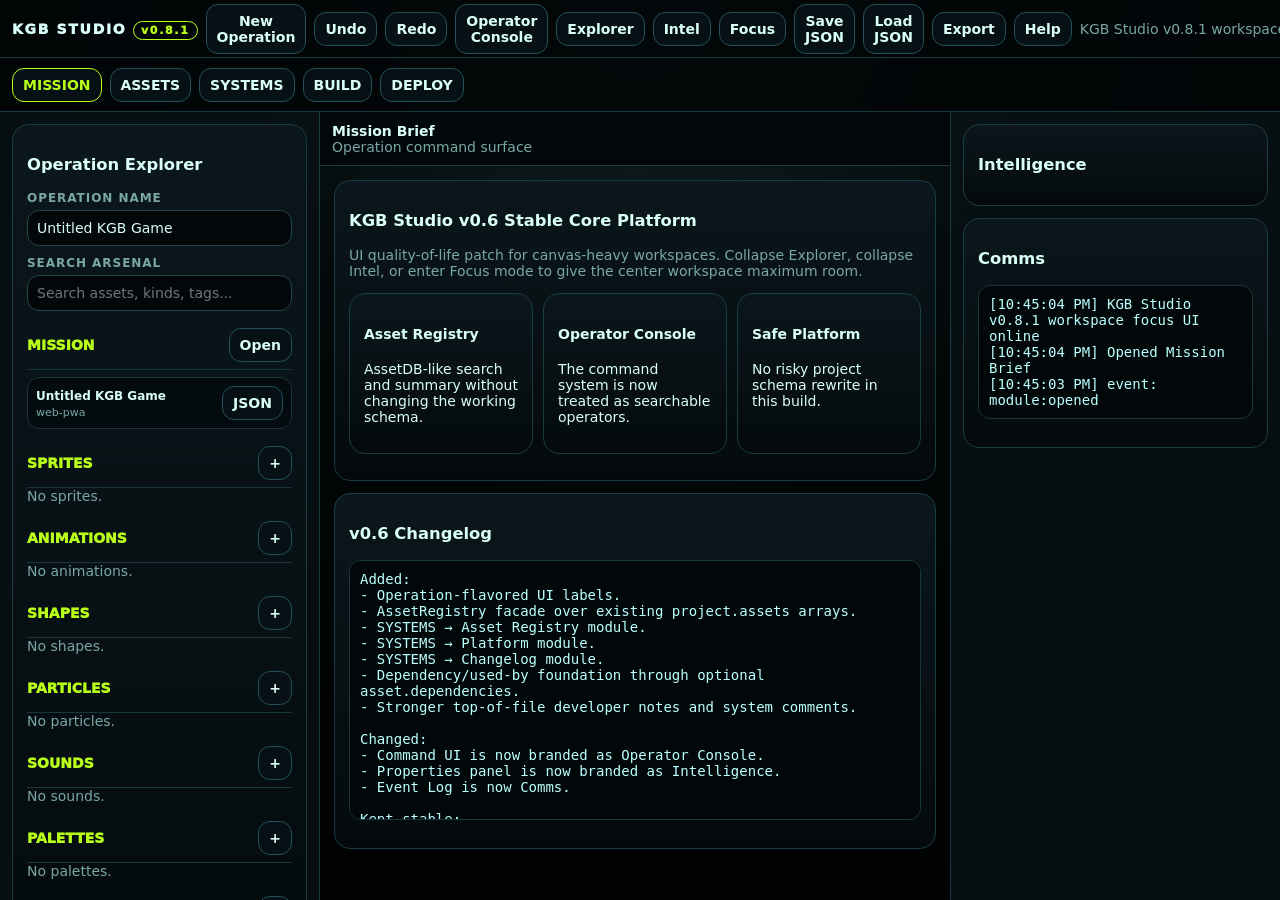
<file: archive/kgb_studio_v0_8_1_workspace_focus_ui.html>
<!doctype html>
<html lang="en">
<head>
<meta charset="utf-8">
<meta name="viewport" content="width=device-width,initial-scale=1">
<title>KGB Studio v0.8.1 - Workspace Focus UI</title>
<style>
:root{--bg:#020607;--panel:#071014;--line:#1b3b42;--text:#d9fff8;--muted:#7aa7a6;--green:#b8ff19;--cyan:#00e5ff;--mag:#ff2bd6;--orange:#ff8a00}
*{box-sizing:border-box}html,body{height:100%;margin:0;background:radial-gradient(circle at 50% 0%,#102124,#020607 45%,#000);color:var(--text);font:14px system-ui,Segoe UI,Arial;overflow:hidden}
button,input,textarea,select{font:inherit}button{border:1px solid #22515b;background:#071014;color:var(--text);border-radius:12px;padding:8px 10px;font-weight:800;cursor:pointer}button:hover{border-color:var(--cyan)}button.active{border-color:var(--green);color:var(--green)}button.primary{background:linear-gradient(#d9ff63,#77d900);color:#071014;border-color:var(--green)}button.hot{border-color:var(--mag)}input,textarea,select{width:100%;background:#02080a;color:var(--text);border:1px solid #21464e;border-radius:12px;padding:9px}textarea{min-height:110px;font-family:monospace}label{display:block;margin:10px 0 5px;color:var(--muted);font-size:12px;font-weight:900;text-transform:uppercase;letter-spacing:.08em}
.app{height:100%;display:grid;grid-template-rows:58px 54px 1fr}.top,.nav{display:flex;gap:8px;align-items:center;padding:8px 12px;border-bottom:1px solid var(--line);background:rgba(2,6,7,.92);overflow:auto}.brand{font-weight:1000;letter-spacing:.12em;white-space:nowrap}.pill{border:1px solid var(--green);color:var(--green);border-radius:99px;padding:2px 7px;font-size:11px}.status{margin-left:auto;color:var(--muted);white-space:nowrap}.shell{min-height:0;display:grid;grid-template-columns:320px 1fr 330px}.left,.right{min-height:0;overflow:auto;background:rgba(7,16,20,.88);padding:12px;border-right:1px solid var(--line)}.right{border-right:0;border-left:1px solid var(--line)}.center{min-width:0;min-height:0;display:grid;grid-template-rows:54px 1fr}.bar{display:flex;align-items:center;justify-content:space-between;gap:8px;padding:9px 12px;border-bottom:1px solid var(--line);background:#02080a}.work{min-height:0;overflow:auto;padding:14px}.card{background:linear-gradient(#0b171c,#040a0c);border:1px solid #1a3c43;border-radius:16px;padding:14px;margin-bottom:12px}.row{display:flex;gap:8px;align-items:center;flex-wrap:wrap}.grid{display:grid;grid-template-columns:1fr 1fr;gap:12px}.grid3{display:grid;grid-template-columns:repeat(3,1fr);gap:10px}.muted{color:var(--muted)}.treeHead{display:flex;justify-content:space-between;align-items:center;color:var(--green);font-weight:1000;border-bottom:1px solid #18373d;margin-top:10px;padding:7px 0}.treeItem{display:flex;justify-content:space-between;align-items:center;gap:8px;border:1px solid #18373d;border-radius:12px;background:#030b0e;margin:7px 0;padding:8px}.treeItem b{font-size:12px}.treeItem span{font-size:11px;color:var(--muted)}pre{white-space:pre-wrap;max-height:260px;overflow:auto;background:#02080a;border:1px solid #18373d;border-radius:12px;padding:10px;color:#bff}.stage{display:grid;place-items:center;min-height:520px;border:1px solid #18373d;border-radius:18px;background:#000;overflow:hidden}canvas{max-width:100%;height:auto;touch-action:none}.sprite{display:grid;grid-template-columns:1fr 270px;gap:12px}.tools{display:grid;grid-template-columns:1fr 1fr;gap:8px}.moduleCard{border:1px solid #21464e;border-radius:14px;padding:12px;background:#030b0e}.badge{background:var(--green);color:#071014;border-radius:99px;padding:2px 7px;font-size:11px;font-weight:1000}.modalBg{position:fixed;inset:0;display:none;place-items:center;background:rgba(0,0,0,.72);z-index:9;padding:18px}.modalBg.show{display:grid}.modal{max-width:880px;width:100%;max-height:88vh;overflow:auto;background:#061014;border:1px solid var(--cyan);border-radius:18px;padding:16px}.cmd{position:fixed;inset:0;display:none;place-items:start center;background:rgba(0,0,0,.65);z-index:10;padding-top:10vh}.cmd.show{display:grid}.cmdBox{width:min(760px,92vw);background:#061014;border:1px solid var(--cyan);border-radius:18px;padding:12px;box-shadow:0 0 40px rgba(0,229,255,.22)}.cmdItem{padding:10px;border:1px solid #18373d;border-radius:12px;margin-top:8px;background:#030b0e;cursor:pointer}.cmdItem:hover{border-color:var(--green)}.thumb{width:100%;aspect-ratio:1.6;border:1px solid #18373d;border-radius:14px;background:#000;display:grid;place-items:center;overflow:hidden;margin-bottom:10px}.thumb canvas{width:100%;height:100%}.mini{font-size:11px;color:var(--muted)}.tag{display:inline-block;border:1px solid #22515b;border-radius:99px;padding:2px 7px;margin:2px;color:var(--cyan);font-size:11px}.shapeShell{display:grid;grid-template-columns:1fr 280px;gap:12px}.shapeTools{display:grid;grid-template-columns:1fr 1fr;gap:8px}.shapeStage{display:grid;place-items:center;min-height:520px;border:1px solid #18373d;border-radius:18px;background:#000;overflow:hidden}@media(max-width:900px){.shapeShell{grid-template-columns:1fr}.shapeStage{min-height:48vh}}
@media(max-width:900px){.shell{grid-template-columns:1fr;grid-template-rows:auto 1fr auto}.left,.right{max-height:28vh;border:0;border-bottom:1px solid var(--line)}.right{border-top:1px solid var(--line)}.grid,.grid3,.sprite{grid-template-columns:1fr}.status{display:none}.stage{min-height:48vh}}

/*
  Workspace Focus UI
  ------------------
  These body classes let the center workspace expand without destroying the
  three-column layout. The columns are still in the DOM, just hidden/collapsed.
*/
body.left-collapsed .shell{grid-template-columns:0 1fr 340px}
body.right-collapsed .shell{grid-template-columns:330px 1fr 0}
body.left-collapsed.right-collapsed .shell{grid-template-columns:0 1fr 0}
body.left-collapsed .left{display:none}
body.right-collapsed .right{display:none}
body.workspace-focus .shell{grid-template-columns:0 1fr 0}
body.workspace-focus .left,body.workspace-focus .right{display:none}
body.workspace-focus .workspaceFocusBtn{border-color:var(--green);color:var(--green)}
body.left-collapsed #toggleLeftBtn,body.right-collapsed #toggleRightBtn{border-color:var(--green);color:var(--green)}
.focusHint{font-size:11px;color:var(--muted)}

</style>
</head>
<body>
<div class="app">
<header class="top"><div class="brand">KGB STUDIO <span class="pill">v0.8.1</span></div><button id="newBtn">New Operation</button><button id="undoBtn">Undo</button><button id="redoBtn">Redo</button><button id="cmdBtn">Operator Console</button><button id="toggleLeftBtn" title="Collapse/expand Operation Explorer">Explorer</button><button id="toggleRightBtn" title="Collapse/expand Intelligence/Comms">Intel</button><button id="focusBtn" class="workspaceFocusBtn" title="Focus workspace">Focus</button><button id="saveBtn">Save JSON</button><button id="loadBtn">Load JSON</button><input id="loadInput" type="file" accept=".json" hidden><button id="exportBtn">Export</button><button id="helpBtn">Help</button><div id="status" class="status">Ready.</div></header>
<nav id="nav" class="nav"></nav>
<section class="shell">
<aside class="left"><div class="card"><h3>Operation Explorer</h3><label>Operation Name</label><input id="projectName"><label>Search Arsenal</label><input id="filter" placeholder="Search assets, kinds, tags..."><div id="explorer"></div></div></aside>
<main class="center"><div class="bar"><div><b id="title"></b><div id="subtitle" class="muted"></div></div><div id="actions" class="row"></div></div><div id="work" class="work"></div></main>
<aside class="right"><div class="card"><h3>Intelligence</h3><div id="props" class="muted">No asset selected.</div></div><div class="card"><h3>Comms</h3><pre id="log"></pre></div></aside>
</section>
</div>
<div id="modalBg" class="modalBg"><div class="modal"><div class="row" style="justify-content:space-between"><h2 id="modalTitle">Help</h2><button id="closeModal">Close</button></div><div id="modalBody"></div></div></div>
<div id="cmd" class="cmd"><div class="cmdBox"><input id="cmdSearch" placeholder="Type a command..."><div id="cmdList"></div></div></div>

<script>

/*
===============================================================================
KGB STUDIO v0.8.1 — WORKSPACE FOCUS UI

WHY THIS VERSION EXISTS
-----------------------
Shape Forge and future canvas-heavy modules need more room than the default
three-column layout gives them. This is a UI-only quality-of-life patch that
keeps v0.8 functionality intact.

WHAT'S NEW IN v0.8.1
--------------------
- Added Explorer collapse toggle for the left column.
- Added Intel collapse toggle for the right column.
- Added Focus mode to hide both sidebars and expand the workspace.
- Added Ctrl/Cmd+B shortcut for Explorer collapse.
- Added Ctrl/Cmd+I shortcut for Intel collapse.
- Added Ctrl/Cmd+. shortcut for Focus mode.
- Added Operator Console commands for all layout toggles.
- Added comments around LayoutControls.

SAFE ARCHITECTURE RULE
----------------------
This build does not change project schema, adapters, Shape Forge, Sprite Forge,
AssetRegistry, or History. It only changes layout behavior.

REPO ACTION
-----------
Replace root index.html with this file.

SUGGESTED COMMIT
----------------
Add KGB Studio v0.8.1 workspace focus UI

===============================================================================
*/
const $=s=>document.querySelector(s), $$=s=>[...document.querySelectorAll(s)];
const uid=p=>p+"_"+Date.now().toString(36)+"_"+Math.random().toString(36).slice(2,7);
function esc(s){return String(s??"").replace(/[&<>"']/g,c=>({"&":"&amp;","<":"&lt;",">":"&gt;","\"":"&quot;","'":"&#39;"}[c]||c))}
function safe(s){return String(s||"kgb_project").toLowerCase().replace(/[^a-z0-9]+/g,"_").replace(/^_|_$/g,"")}
function dl(n,t,m="text/plain"){const b=new Blob([t],{type:m}),a=document.createElement("a");a.href=URL.createObjectURL(b);a.download=n;a.click();URL.revokeObjectURL(a.href)}
function project(name="Untitled KGB Game"){const now=new Date().toISOString();return{meta:{name,created:now,updated:now,studioVersion:"0.8.1"},mission:{note:""},assets:{sprites:[],animations:[],shapes:[],particles:[],sounds:[],palettes:[],tiles:[],maps:[],misc:[]},settings:{theme:"kgb-neon",target:"web-pwa"}}}
function norm(p){let b=project(p?.meta?.name);return{...b,...p,meta:{...b.meta,...(p.meta||{})},assets:{...b.assets,...(p.assets||{})},settings:{...b.settings,...(p.settings||{})}}}

/* EVENT BUS: simple pub/sub so modules can emit events without tight coupling. */
const Bus={handlers:{},on(e,fn){(this.handlers[e] ||= []).push(fn)},emit(e,data){(this.handlers[e]||[]).forEach(fn=>fn(data));Studio.log("event: "+e)}};

/* OPERATOR CONSOLE BACKEND: still called Commands internally, but this is our operator search/run system. */
const Commands={
 list:[],
 add(id,label,run){this.list.push({id,label,run})},
 open(){renderCommands();$("#cmd").classList.add("show");$("#cmdSearch").value="";$("#cmdSearch").focus()},
 close(){$("#cmd").classList.remove("show")},
 run(id){let c=this.list.find(x=>x.id===id);if(c){c.run();this.close()}}
};
function renderCommands(){let q=($("#cmdSearch")?.value||"").toLowerCase();$("#cmdList").innerHTML=Commands.list.filter(c=>!q||c.label.toLowerCase().includes(q)||c.id.includes(q)).map(c=>'<div class="cmdItem" data-cmd="'+c.id+'"><b>'+esc(c.label)+'</b><br><span class="muted">'+esc(c.id)+'</span></div>').join("");$("#cmdList").querySelectorAll("[data-cmd]").forEach(x=>x.onclick=()=>Commands.run(x.dataset.cmd))}

/* HISTORY: snapshot-based undo/redo for project-level asset mutations. */
const History={undo:[],redo:[],snapshot(label){Studio.sync();this.undo.push({label,state:JSON.stringify(Studio.state.project)});this.redo=[];updateHistoryButtons()},restore(item){Studio.hydrate(JSON.parse(item.state))},undoIt(){if(!this.undo.length)return;this.redo.push({label:"redo",state:JSON.stringify(Studio.state.project)});this.restore(this.undo.pop());Studio.log("Undo")},redoIt(){if(!this.redo.length)return;this.undo.push({label:"undo",state:JSON.stringify(Studio.state.project)});this.restore(this.redo.pop());Studio.log("Redo")}};
function updateHistoryButtons(){$("#undoBtn").disabled=!History.undo.length;$("#redoBtn").disabled=!History.redo.length}


/*
-------------------------------------------------------------------------------
ASSET REGISTRY FACADE

This is the safe v0.6 version of AssetDB.

Instead of replacing the known-good project.assets arrays, this facade gives us
AssetDB-like capabilities while keeping the existing schema stable.

Later, when we're ready, this can become a true UUID AssetDB. For now it gives:
- all()      -> list every asset across all buckets
- find()     -> search all assets
- get()      -> retrieve an asset by bucket/id
- usedBy()   -> dependency graph foundation
- summary()  -> counts by bucket
-------------------------------------------------------------------------------
*/
const AssetRegistry={
  buckets(){
    return Studio.state.project.assets || {};
  },

  all(){
    const out=[];
    Object.entries(this.buckets()).forEach(([bucket,items])=>{
      (items||[]).forEach(asset=>{
        out.push({bucket,asset});
      });
    });
    return out;
  },

  find(query){
    const q=String(query||"").toLowerCase();
    return this.all().filter(({bucket,asset})=>{
      const text=[
        bucket,
        asset.id,
        asset.name,
        asset.kind,
        asset.adapter,
        ...(asset.tags||[])
      ].join(" ").toLowerCase();
      return !q || text.includes(q);
    });
  },

  get(bucket,id){
    return (this.buckets()[bucket]||[]).find(asset=>asset.id===id);
  },

  usedBy(bucket,id){
    return this.all().filter(({asset})=>{
      return (asset.dependencies||[]).some(dep=>dep.bucket===bucket && dep.id===id);
    });
  },

  summary(){
    const rows={};
    Object.entries(this.buckets()).forEach(([bucket,items])=>{
      rows[bucket]=(items||[]).length;
    });
    return rows;
  }
};

/*
-------------------------------------------------------------------------------
ASSET PREVIEW HELPERS

The Intelligence panel needs a fast way to preview selected assets.

For now:
- Sprite assets with procedural objects are drawn on a mini canvas.
- Other assets get a labeled tactical placeholder card.

This stays intentionally simple so it cannot break the working editor.
-------------------------------------------------------------------------------
*/
function renderAssetPreview(asset,canvas){
  if(!canvas)return;

  const ctx=canvas.getContext("2d");
  ctx.clearRect(0,0,canvas.width,canvas.height);

  // Dark tactical background.
  ctx.fillStyle="#000";
  ctx.fillRect(0,0,canvas.width,canvas.height);

  // Light grid gives every preview the same KGB Studio visual language.
  ctx.strokeStyle="#00e5ff33";
  ctx.lineWidth=1;
  for(let x=0;x<canvas.width;x+=24){
    ctx.beginPath();
    ctx.moveTo(x,0);
    ctx.lineTo(x,canvas.height);
    ctx.stroke();
  }
  for(let y=0;y<canvas.height;y+=24){
    ctx.beginPath();
    ctx.moveTo(0,y);
    ctx.lineTo(canvas.width,y);
    ctx.stroke();
  }

  // Sprite Forge assets currently store procedural objects directly on asset.objects.
  if(asset?.objects?.length){
    ctx.save();
    ctx.scale(0.36,0.36);
    ctx.translate(170,35);

    // Reuse SpriteForge.draw safely by temporarily pointing its ctx at preview ctx.
    const oldCtx=SpriteForge.ctx;
    SpriteForge.ctx=ctx;
    asset.objects.forEach(o=>SpriteForge.draw(o));
    SpriteForge.ctx=oldCtx;

    ctx.restore();
    return;
  }

  // Shape Forge assets store vector objects on asset.shapes.
  if(asset?.shapes?.length && typeof ShapeForge!=="undefined"){
    ctx.save();
    ctx.scale(0.36,0.36);
    ctx.translate(170,35);

    // Reuse ShapeForge.drawShape safely by temporarily pointing its ctx at preview ctx.
    const oldCtx=ShapeForge.ctx;
    ShapeForge.ctx=ctx;
    asset.shapes.forEach(o=>ShapeForge.drawShape(o));
    ShapeForge.ctx=oldCtx;

    ctx.restore();
    return;
  }

  // Generic fallback preview for non-canvas assets.
  ctx.fillStyle="#b8ff19";
  ctx.font="bold 18px system-ui";
  ctx.fillText(String(asset?.kind||"asset").toUpperCase(),20,42);
  ctx.fillStyle="#7aa7a6";
  ctx.font="14px system-ui";
  ctx.fillText(String(asset?.name||"Unnamed Asset"),20,68);
}

/*
-------------------------------------------------------------------------------
DEPENDENCY VIEW HELPERS

Dependencies are optional in this stable schema.

A dependency is expected to look like:
  { bucket: "sprites", id: "sprites_xxxxx" }

This creates the foundation for richer dependency graphs later.
-------------------------------------------------------------------------------
*/
function dependencyLabel(dep){
  if(!dep)return "unknown dependency";
  const target=AssetRegistry.get(dep.bucket,dep.id);
  return target ? (target.name||target.id) : `${dep.bucket}/${dep.id}`;
}


/* STUDIO CORE: owns module registry, adapter registry, shared project state, selection, and mutation helpers. */
const Studio={
 modules:new Map(), adapters:new Map(), state:{project:project(),selection:null},
 log(m){$("#log").textContent="["+new Date().toLocaleTimeString()+"] "+m+"\n"+$("#log").textContent;$("#status").textContent=m},
 register(m){this.modules.set(m.id,m)},
 installAdapter(a){this.adapters.set(a.id,a);this.register(a.toModule())},
 open(id,opt={}){const m=this.modules.get(id);if(!m)return this.log("Missing module "+id);$("#title").textContent=m.title;$("#subtitle").textContent=m.description||"";$("#work").innerHTML="";$("#actions").innerHTML="";$("#props").innerHTML="";m.render?.($("#work"),this,opt);m.actions?.($("#actions"),this,opt);m.properties?.($("#props"),this,opt);$$("[data-section]").forEach(b=>b.classList.toggle("active",b.dataset.section===m.section));Bus.emit("module:opened",{id});this.log("Opened "+m.title)},
 sync(){this.state.project.meta.name=$("#projectName").value.trim()||"Untitled KGB Game";this.state.project.meta.updated=new Date().toISOString()},
 exportProject(){this.sync();return JSON.stringify(this.state.project,null,2)},
 hydrate(p){this.state.project=norm(p);$("#projectName").value=this.state.project.meta.name;renderExplorer();this.renderProps();updateHistoryButtons();this.log("Project loaded")},
 mutate(label,fn){History.snapshot(label);fn();this.sync();renderExplorer();this.renderProps();Bus.emit("project:changed",{label})},
 addAsset(type,a){this.mutate("add "+type,()=>{a.id ||= uid(type);a.created ||= new Date().toISOString();a.updated=new Date().toISOString();this.state.project.assets[type].push(a)});this.log("Saved "+type.slice(0,-1)+": "+a.name);return a},
 find(type,id){return(this.state.project.assets[type]||[]).find(a=>a.id===id)},
 updateAsset(type,id,patch){this.mutate("update asset",()=>{let a=this.find(type,id);if(a)Object.assign(a,patch,{id,updated:new Date().toISOString()})});},
 deleteAsset(type,id){this.mutate("delete asset",()=>{let arr=this.state.project.assets[type]||[],i=arr.findIndex(a=>a.id===id);if(i>=0)arr.splice(i,1);this.state.selection=null})},
 duplicateAsset(type,id){this.mutate("duplicate asset",()=>{let a=this.find(type,id);if(a){let c=JSON.parse(JSON.stringify(a));c.id=uid(type);c.name=(c.name||"Asset")+" Copy";this.state.project.assets[type].push(c)}})},
 selectAsset(type,id){let a=this.find(type,id);if(!a)return;this.state.selection={type,id};this.renderProps();let adapter=[...this.adapters.values()].find(ad=>ad.canOpen?.(a));if(adapter)this.open(adapter.moduleId,{asset:a});else this.log("Selected "+a.name)},
 renderProps(){
  let s=this.state.selection,p=$("#props");

  // Nothing selected: keep Intelligence quiet and clear.
  if(!s){
    p.innerHTML='<div class="muted">No asset selected.</div>';
    return;
  }

  let a=this.find(s.type,s.id);
  if(!a){
    p.textContent="Missing asset";
    return;
  }

  // Optional dependency data. This does not require a schema migration.
  let deps=a.dependencies||[];
  let usedBy=AssetRegistry.usedBy(s.type,s.id);

  // Rich Intelligence panel. This is still backed by the stable v0.5/v0.6 asset shape.
  p.innerHTML=
    '<div class="thumb"><canvas id="assetThumb" width="320" height="200"></canvas></div>'+
    '<label>Name</label><input id="pname" value="'+esc(a.name||"")+'">'+
    '<label>Bucket</label><input disabled value="'+esc(s.type)+'">'+
    '<label>Kind</label><input disabled value="'+esc(a.kind||"asset")+'">'+
    '<label>Folder</label><input id="pfolder" value="'+esc(a.folder||"/")+'">'+
    '<label>Tags comma-separated</label><input id="ptags" value="'+esc((a.tags||[]).join(", "))+'">'+
    '<label>Notes</label><textarea id="pnotes">'+esc(a.notes||"")+'</textarea>'+
    '<div class="row">'+
      '<button class="primary" id="applyP">Apply</button>'+
      '<button id="openP">Open</button>'+
      '<button id="dupeP">Duplicate</button>'+
      '<button class="hot" id="delP">Delete</button>'+
    '</div>'+
    '<p class="mini">ID: '+esc(a.id||"")+'</p>'+
    '<p class="mini">Dependencies: '+deps.length+' • Used by: '+usedBy.length+'</p>'+
    '<div>'+
      deps.map(dep=>'<span class="tag">uses '+esc(dependencyLabel(dep))+'</span>').join("")+
      usedBy.map(item=>'<span class="tag">used by '+esc(item.asset.name||item.asset.id)+'</span>').join("")+
    '</div>'+
    '<label>Raw Asset JSON</label><textarea id="pjson">'+esc(JSON.stringify(a,null,2))+'</textarea>';

  renderAssetPreview(a,$("#assetThumb"));

  // Apply writes the friendly fields back into the raw JSON object, then saves.
  $("#applyP").onclick=()=>{
    try{
      let raw=JSON.parse($("#pjson").value);
      raw.name=$("#pname").value;
      raw.folder=$("#pfolder").value||"/";
      raw.tags=$("#ptags").value.split(",").map(x=>x.trim()).filter(Boolean);
      raw.notes=$("#pnotes").value;
      this.updateAsset(s.type,s.id,raw);
    }catch(e){
      alert(e.message);
    }
  };

  $("#openP").onclick=()=>this.selectAsset(s.type,s.id);
  $("#dupeP").onclick=()=>this.duplicateAsset(s.type,s.id);
  $("#delP").onclick=()=>{
    if(confirm("Delete asset?"))this.deleteAsset(s.type,s.id);
  };
}
};

const sections={MISSION:[["mission.brief","Brief"],["mission.project","Project JSON"]],ASSETS:[["asset.library","Asset Library"],["asset.inspector","Asset Inspector"],["asset.shapeforge","Shape Forge"],["asset.spriteforge","Sprite Forge"],["asset.adapters","Module Adapters"]],SYSTEMS:[["system.runtime","Runtime Preview"],["system.taio","TAIO"],["system.registry","Asset Registry"],["system.platform","Platform"],["system.events","Event Bus"],["system.changelog","Changelog"]],BUILD:[["build.export","Export"],["build.validate","Validate"]],DEPLOY:[["deploy.notes","Deploy Notes"]]};
function renderNav(){let n=$("#nav");n.innerHTML="";Object.keys(sections).forEach(sec=>{let b=document.createElement("button");b.textContent=sec;b.dataset.section=sec;b.onclick=()=>Studio.open(sections[sec][0][0]);n.appendChild(b)})}
function renderExplorer(){let q=($("#filter")?.value||"").toLowerCase(),p=Studio.state.project,root=$("#explorer");let h='<div class="treeHead"><span>MISSION</span><button data-open="mission.brief">Open</button></div><div class="treeItem"><div><b>'+esc(p.meta.name)+'</b><br><span>'+esc(p.settings.target)+'</span></div><button data-open="mission.project">JSON</button></div>';["sprites","animations","shapes","particles","sounds","palettes","tiles","maps"].forEach(type=>{let arr=(p.assets[type]||[]).filter(a=>!q||(a.name||"").toLowerCase().includes(q)||(a.kind||"").toLowerCase().includes(q));h+='<div class="treeHead"><span>'+type.toUpperCase()+'</span><button data-open="'+(type==="sprites"?"asset.spriteforge":type==="shapes"?"asset.shapeforge":"asset.adapters")+'">+</button></div>';h+=arr.length?arr.map(a=>'<div class="treeItem"><div><b>'+esc(a.name||a.id)+'</b><br><span>'+esc(a.kind||"asset")+'</span></div><button data-type="'+type+'" data-id="'+a.id+'">Open</button></div>').join(""):'<div class="muted">No '+type+'.</div>'});root.innerHTML=h;root.querySelectorAll("[data-open]").forEach(b=>b.onclick=()=>Studio.open(b.dataset.open));root.querySelectorAll("[data-id]").forEach(b=>b.onclick=()=>Studio.selectAsset(b.dataset.type,b.dataset.id))}

/* TOOL ADAPTER FACTORY: promotes standalone tools into Studio modules without rewriting them. */
function createToolAdapter(o){return{...o,toModule(){return{id:o.moduleId,section:o.section,title:o.title,description:o.description,render:(r,s,opt)=>o.render(r,s,opt),actions:(r,s,opt)=>{r.innerHTML='<button id="adSave">Save Asset</button><button id="adExport">Export</button>';$("#adSave").onclick=()=>o.save?.(s,opt);$("#adExport").onclick=()=>o.exportAsset?.(s,opt)},properties:(p,s,opt)=>{p.innerHTML=opt?.asset?'<div class="muted">Opened: '+esc(opt.asset.name)+'</div>':'<div class="muted">'+esc(o.title)+' adapter active.</div>'}}}}}

/* SPRITE FORGE LITE: the first embedded canvas asset editor. Kept stable from v0.5. */
const SpriteForge={canvas:null,ctx:null,objects:[],selectedId:null,tool:"select",isDown:false,draft:null,start:null,currentAsset:null,style:{fill:"#ff8a00",stroke:"#b8ff19",weight:4,glow:12},
 init(asset){this.canvas=$("#spriteCanvas");this.ctx=this.canvas.getContext("2d");this.objects=asset?.objects?JSON.parse(JSON.stringify(asset.objects)):[];this.currentAsset=asset||null;this.selectedId=null;this.render();this.canvas.onpointerdown=e=>this.down(e);this.canvas.onpointermove=e=>this.move(e);this.canvas.onpointerup=e=>this.up(e);this.canvas.onpointercancel=e=>this.up(e)},
 pos(e){let r=this.canvas.getBoundingClientRect();return{x:(e.clientX-r.left)*this.canvas.width/r.width,y:(e.clientY-r.top)*this.canvas.height/r.height}},
 down(e){this.canvas.setPointerCapture(e.pointerId);this.isDown=true;let p=this.pos(e);this.start=p;if(this.tool==="select"){let hit=this.hit(p.x,p.y);this.selectedId=hit?.id||null;this.draft=hit?{x:p.x,y:p.y,ox:hit.x,oy:hit.y,pts:hit.points?JSON.parse(JSON.stringify(hit.points)):null}:null;this.render();return}if(this.tool==="pen"){this.draft={type:"path",points:[p],style:{...this.style},id:uid("obj")};return}this.draft={type:this.tool,x:p.x,y:p.y,w:1,h:1,style:{...this.style},id:uid("obj")}},
 move(e){if(!this.isDown)return;let p=this.pos(e);if(this.tool==="select"&&this.selectedId&&this.draft){let o=this.objects.find(x=>x.id===this.selectedId);if(o){if(o.points&&this.draft.pts){let dx=p.x-this.draft.x,dy=p.y-this.draft.y;o.points=this.draft.pts.map(pt=>({x:pt.x+dx,y:pt.y+dy}))}else{o.x=this.draft.ox+(p.x-this.draft.x);o.y=this.draft.oy+(p.y-this.draft.y)}this.render()}return}if(this.tool==="pen"&&this.draft){this.draft.points.push(p);this.render();this.draw(this.draft);return}if(this.draft){this.draft.w=p.x-this.start.x;this.draft.h=p.y-this.start.y;this.render();this.draw(this.draft)}},
 up(){if(!this.isDown)return;this.isDown=false;if(this.draft&&this.tool!=="select"){this.objects.push(this.draft);this.selectedId=this.draft.id;this.draft=null;this.render();Bus.emit("sprite:changed",{})}},
 bounds(o){if(o.type==="path"){let xs=o.points.map(p=>p.x),ys=o.points.map(p=>p.y);return{x:Math.min(...xs)-10,y:Math.min(...ys)-10,w:Math.max(...xs)-Math.min(...xs)+20,h:Math.max(...ys)-Math.min(...ys)+20}}return{x:Math.min(o.x,o.x+o.w),y:Math.min(o.y,o.y+o.h),w:Math.abs(o.w),h:Math.abs(o.h)}},
 hit(x,y){for(let i=this.objects.length-1;i>=0;i--){let b=this.bounds(this.objects[i]);if(x>=b.x&&x<=b.x+b.w&&y>=b.y&&y<=b.y+b.h)return this.objects[i]}return null},
 selected(){return this.objects.find(o=>o.id===this.selectedId)},
 render(){let c=this.canvas,ctx=this.ctx;if(!ctx)return;ctx.clearRect(0,0,c.width,c.height);let bg=ctx.createRadialGradient(256,256,20,256,256,420);bg.addColorStop(0,"#092126");bg.addColorStop(1,"#000");ctx.fillStyle=bg;ctx.fillRect(0,0,c.width,c.height);ctx.strokeStyle="#00e5ff22";for(let x=0;x<c.width;x+=32){ctx.beginPath();ctx.moveTo(x,0);ctx.lineTo(x,c.height);ctx.stroke()}for(let y=0;y<c.height;y+=32){ctx.beginPath();ctx.moveTo(0,y);ctx.lineTo(c.width,y);ctx.stroke()}this.objects.forEach(o=>this.draw(o));let s=this.selected();if(s){let b=this.bounds(s);ctx.save();ctx.setLineDash([8,6]);ctx.strokeStyle="#fff";ctx.strokeRect(b.x-6,b.y-6,b.w+12,b.h+12);ctx.restore()}},
 draw(o){let ctx=this.ctx,s=o.style||this.style;ctx.save();ctx.shadowColor=s.stroke;ctx.shadowBlur=s.glow;ctx.lineWidth=s.weight;ctx.strokeStyle=s.stroke;ctx.fillStyle=s.fill;ctx.beginPath();if(o.type==="rect")ctx.rect(o.x,o.y,o.w,o.h);if(o.type==="ellipse")ctx.ellipse(o.x+o.w/2,o.y+o.h/2,Math.abs(o.w/2),Math.abs(o.h/2),0,0,Math.PI*2);if(o.type==="triangle"){ctx.moveTo(o.x+o.w/2,o.y);ctx.lineTo(o.x+o.w,o.y+o.h);ctx.lineTo(o.x,o.y+o.h);ctx.closePath()}if(o.type==="path"){ctx.moveTo(o.points[0].x,o.points[0].y);for(let i=1;i<o.points.length;i++)ctx.lineTo(o.points[i].x,o.points[i].y)}if(o.type!=="path")ctx.fill();ctx.stroke();ctx.restore()},
 payload(){return{name:$("#sfName")?.value||"Procedural Sprite",kind:"procedural-canvas-sprite",adapter:"sprite-forge",objects:JSON.parse(JSON.stringify(this.objects)),drawFunction:this.exportJS()}},
 exportJS(){return "function drawKGBSprite(ctx){\n  const objects="+JSON.stringify(this.objects,null,2)+";\n  // draw objects here\n}"},
 del(){if(!this.selectedId)return;this.objects=this.objects.filter(o=>o.id!==this.selectedId);this.selectedId=null;this.render();Bus.emit("sprite:changed",{})},dupe(){let o=this.selected();if(!o)return;let n=JSON.parse(JSON.stringify(o));n.id=uid("obj");if(n.points)n.points=n.points.map(p=>({x:p.x+18,y:p.y+18}));else{n.x+=18;n.y+=18}this.objects.push(n);this.selectedId=n.id;this.render();Bus.emit("sprite:changed",{})},clear(){if(confirm("Clear?")){this.objects=[];this.selectedId=null;this.render();Bus.emit("sprite:changed",{})}}
};

Studio.register({id:"mission.brief",section:"MISSION",title:"Mission Brief",description:"Operation command surface",render(r){r.innerHTML='<div class="card"><h3>KGB Studio v0.6 Stable Core Platform</h3><p class="muted">UI quality-of-life patch for canvas-heavy workspaces. Collapse Explorer, collapse Intel, or enter Focus mode to give the center workspace maximum room.</p><div class="grid3"><div class="card"><h4>Asset Registry</h4><p>AssetDB-like search and summary without changing the working schema.</p></div><div class="card"><h4>Operator Console</h4><p>The command system is now treated as searchable operators.</p></div><div class="card"><h4>Safe Platform</h4><p>No risky project schema rewrite in this build.</p></div></div></div><div class="card"><h3>v0.6 Changelog</h3><pre>Added:\n- Operation-flavored UI labels.\n- AssetRegistry facade over existing project.assets arrays.\n- SYSTEMS → Asset Registry module.\n- SYSTEMS → Platform module.\n- SYSTEMS → Changelog module.\n- Dependency/used-by foundation through optional asset.dependencies.\n- Stronger top-of-file developer notes and system comments.\n\nChanged:\n- Command UI is now branded as Operator Console.\n- Properties panel is now branded as Intelligence.\n- Event Log is now Comms.\n\nKept stable:\n- Existing v0.5 project schema.\n- Existing adapters.\n- Existing Sprite Forge Lite.\n- Existing undo/redo and command wiring.\n\nSuggested commit:\nAdd KGB Studio v0.8.1 workspace focus UI</pre></div>'}});
Studio.register({id:"mission.project",section:"MISSION",title:"Project JSON",description:"Live project object",render(r){r.innerHTML='<div class="card"><h3>Project JSON</h3><button id="refresh">Refresh</button><pre id="json"></pre></div>';$("#refresh").onclick=()=>$("#json").textContent=Studio.exportProject();$("#refresh").click()}});
Studio.register({id:"asset.library",section:"ASSETS",title:"Asset Library",description:"Manage project assets",render(r){r.innerHTML='<div class="card"><h3>Asset Library</h3><p class="muted">Use the Project Explorer on the left. Select assets to open/edit/delete/duplicate.</p><div class="grid3">'+Object.entries(Studio.state.project.assets).map(([k,v])=>'<div class="card"><h4>'+k+'</h4><p>'+v.length+'</p></div>').join("")+'</div></div>'}});

/*
-------------------------------------------------------------------------------
ASSETS → ASSET INSPECTOR

This module explains/hosts the inspector. The live editable inspector is the
right-side Intelligence panel, because that panel follows the selected asset.
-------------------------------------------------------------------------------
*/
Studio.register({id:"asset.inspector",section:"ASSETS",title:"Asset Inspector",description:"Rich metadata, preview, and dependency inspection",render(r){
  const sel=Studio.state.selection;
  const asset=sel?Studio.find(sel.type,sel.id):null;
  r.innerHTML='<div class="card"><h3>Asset Inspector</h3><p class="muted">Select an asset from Operation Explorer. The right-side Intelligence panel now shows preview, metadata, tags, notes, dependencies, used-by, and raw JSON.</p>'+
    (asset?'<pre>'+esc(JSON.stringify({bucket:sel.type,id:asset.id,name:asset.name,kind:asset.kind,tags:asset.tags||[],dependencies:asset.dependencies||[]},null,2))+'</pre>':'<p>No asset selected.</p>')+
    '</div>';
}});


/*
-------------------------------------------------------------------------------
SHAPE FORGE MODULE

Shape Forge is the canonical vector-shape editor path.

This first stable version is deliberately conservative:
- It uses simple object geometry, not complex boolean path math yet.
- It saves into project.assets.shapes using the existing v0.5/v0.7 schema.
- It provides enough drawing/editing to become useful without risking the shell.
- More advanced boolean operations come later after the stable module pattern holds.

Current shape object model:
{
  id,
  type: "rect" | "roundrect" | "ellipse" | "polygon" | "line" | "path",
  x, y, w, h,
  sides,
  points,
  style:{ fill, stroke, weight, glow, opacity }
}
-------------------------------------------------------------------------------
*/
const ShapeForge={
  canvas:null,
  ctx:null,
  shapes:[],
  selectedId:null,
  tool:"select",
  isDown:false,
  draft:null,
  start:null,
  currentAsset:null,

  style:{
    fill:"#ff8a00",
    stroke:"#00e5ff",
    weight:4,
    glow:10,
    opacity:1,
    sides:3,
    radius:18
  },

  init(asset){
    this.canvas=$("#shapeCanvas");
    this.ctx=this.canvas.getContext("2d");
    this.shapes=asset?.shapes?JSON.parse(JSON.stringify(asset.shapes)):[];
    this.currentAsset=asset||null;
    this.selectedId=null;
    this.tool="select";
    this.render();

    // Pointer events work for mouse, stylus, and touch.
    this.canvas.onpointerdown=e=>this.down(e);
    this.canvas.onpointermove=e=>this.move(e);
    this.canvas.onpointerup=e=>this.up(e);
    this.canvas.onpointercancel=e=>this.up(e);
  },

  pos(e){
    const r=this.canvas.getBoundingClientRect();
    return {
      x:(e.clientX-r.left)*this.canvas.width/r.width,
      y:(e.clientY-r.top)*this.canvas.height/r.height
    };
  },

  down(e){
    this.canvas.setPointerCapture(e.pointerId);
    this.isDown=true;
    const p=this.pos(e);
    this.start=p;

    // Select/move mode.
    if(this.tool==="select"){
      const hit=this.hit(p.x,p.y);
      this.selectedId=hit?.id||null;
      this.draft=hit?{
        x:p.x,
        y:p.y,
        ox:hit.x,
        oy:hit.y,
        pts:hit.points?JSON.parse(JSON.stringify(hit.points)):null
      }:null;
      this.render();
      return;
    }

    // Pen tool records a point path.
    if(this.tool==="pen"){
      this.draft={
        id:uid("shape"),
        type:"path",
        points:[p],
        style:{...this.style}
      };
      return;
    }

    // All other tools start as rectangle-like bounding boxes.
    this.draft={
      id:uid("shape"),
      type:this.tool,
      x:p.x,
      y:p.y,
      w:1,
      h:1,
      sides:+this.style.sides||3,
      radius:+this.style.radius||18,
      style:{...this.style}
    };
  },

  move(e){
    if(!this.isDown)return;
    const p=this.pos(e);

    // Move existing selected shape.
    if(this.tool==="select"&&this.selectedId&&this.draft){
      const o=this.shapes.find(x=>x.id===this.selectedId);
      if(o){
        if(o.points&&this.draft.pts){
          const dx=p.x-this.draft.x, dy=p.y-this.draft.y;
          o.points=this.draft.pts.map(pt=>({x:pt.x+dx,y:pt.y+dy}));
        }else{
          o.x=this.draft.ox+(p.x-this.draft.x);
          o.y=this.draft.oy+(p.y-this.draft.y);
        }
        this.render();
      }
      return;
    }

    // Continue path drawing.
    if(this.tool==="pen"&&this.draft){
      this.draft.points.push(p);
      this.render();
      this.drawShape(this.draft);
      return;
    }

    // Resize draft shape from start point to current point.
    if(this.draft){
      this.draft.w=p.x-this.start.x;
      this.draft.h=p.y-this.start.y;
      this.render();
      this.drawShape(this.draft);
    }
  },

  up(){
    if(!this.isDown)return;
    this.isDown=false;

    // Finish draft shape.
    if(this.draft&&this.tool!=="select"){
      this.shapes.push(this.draft);
      this.selectedId=this.draft.id;
      this.draft=null;
      this.render();
      Bus.emit("shape:changed",{});
    }
  },

  bounds(o){
    if(o.type==="path"||o.type==="line"){
      const pts=o.type==="line"
        ? [{x:o.x,y:o.y},{x:o.x+o.w,y:o.y+o.h}]
        : o.points;
      const xs=pts.map(p=>p.x), ys=pts.map(p=>p.y);
      return {
        x:Math.min(...xs)-10,
        y:Math.min(...ys)-10,
        w:Math.max(...xs)-Math.min(...xs)+20,
        h:Math.max(...ys)-Math.min(...ys)+20
      };
    }
    return {
      x:Math.min(o.x,o.x+o.w),
      y:Math.min(o.y,o.y+o.h),
      w:Math.abs(o.w),
      h:Math.abs(o.h)
    };
  },

  hit(x,y){
    for(let i=this.shapes.length-1;i>=0;i--){
      const b=this.bounds(this.shapes[i]);
      if(x>=b.x&&x<=b.x+b.w&&y>=b.y&&y<=b.y+b.h)return this.shapes[i];
    }
    return null;
  },

  selected(){
    return this.shapes.find(o=>o.id===this.selectedId);
  },

  render(){
    const c=this.canvas,ctx=this.ctx;
    if(!ctx)return;

    ctx.clearRect(0,0,c.width,c.height);

    // Tactical background.
    const bg=ctx.createRadialGradient(256,256,20,256,256,420);
    bg.addColorStop(0,"#092126");
    bg.addColorStop(1,"#000");
    ctx.fillStyle=bg;
    ctx.fillRect(0,0,c.width,c.height);

    // Grid.
    ctx.strokeStyle="#00e5ff22";
    ctx.lineWidth=1;
    for(let x=0;x<c.width;x+=32){
      ctx.beginPath();ctx.moveTo(x,0);ctx.lineTo(x,c.height);ctx.stroke();
    }
    for(let y=0;y<c.height;y+=32){
      ctx.beginPath();ctx.moveTo(0,y);ctx.lineTo(c.width,y);ctx.stroke();
    }

    // Draw all vector objects.
    this.shapes.forEach(o=>this.drawShape(o));

    // Draw selection bounds.
    const s=this.selected();
    if(s){
      const b=this.bounds(s);
      ctx.save();
      ctx.setLineDash([8,6]);
      ctx.strokeStyle="#fff";
      ctx.lineWidth=2;
      ctx.strokeRect(b.x-6,b.y-6,b.w+12,b.h+12);
      ctx.restore();
    }
  },

  drawShape(o){
    const ctx=this.ctx;
    if(!ctx||!o)return;
    const s=o.style||this.style;

    ctx.save();
    ctx.globalAlpha=s.opacity ?? 1;
    ctx.shadowColor=s.stroke||"#00e5ff";
    ctx.shadowBlur=s.glow||0;
    ctx.lineWidth=s.weight||2;
    ctx.strokeStyle=s.stroke||"#00e5ff";
    ctx.fillStyle=s.fill||"#ff8a00";

    ctx.beginPath();

    if(o.type==="rect"){
      ctx.rect(o.x,o.y,o.w,o.h);
    }

    if(o.type==="roundrect"){
      this.roundRectPath(ctx,o.x,o.y,o.w,o.h,o.radius||18);
    }

    if(o.type==="ellipse"){
      ctx.ellipse(o.x+o.w/2,o.y+o.h/2,Math.abs(o.w/2),Math.abs(o.h/2),0,0,Math.PI*2);
    }

    if(o.type==="polygon"){
      this.polygonPath(ctx,o.x,o.y,o.w,o.h,o.sides||3);
    }

    if(o.type==="line"){
      ctx.moveTo(o.x,o.y);
      ctx.lineTo(o.x+o.w,o.y+o.h);
    }

    if(o.type==="path"&&o.points?.length){
      ctx.moveTo(o.points[0].x,o.points[0].y);
      for(let i=1;i<o.points.length;i++)ctx.lineTo(o.points[i].x,o.points[i].y);
    }

    if(o.type!=="line"&&o.type!=="path")ctx.fill();
    ctx.stroke();
    ctx.restore();
  },

  roundRectPath(ctx,x,y,w,h,r){
    const x1=Math.min(x,x+w), y1=Math.min(y,y+h);
    const x2=Math.max(x,x+w), y2=Math.max(y,y+h);
    const rr=Math.min(Math.abs(r),Math.abs(x2-x1)/2,Math.abs(y2-y1)/2);
    ctx.moveTo(x1+rr,y1);
    ctx.arcTo(x2,y1,x2,y2,rr);
    ctx.arcTo(x2,y2,x1,y2,rr);
    ctx.arcTo(x1,y2,x1,y1,rr);
    ctx.arcTo(x1,y1,x2,y1,rr);
    ctx.closePath();
  },

  polygonPath(ctx,x,y,w,h,sides){
    const cx=x+w/2, cy=y+h/2;
    const rx=Math.abs(w/2), ry=Math.abs(h/2);
    const n=Math.max(3,Math.min(12,+sides||3));
    for(let i=0;i<n;i++){
      const a=-Math.PI/2+(i/n)*Math.PI*2;
      const px=cx+Math.cos(a)*rx;
      const py=cy+Math.sin(a)*ry;
      if(i===0)ctx.moveTo(px,py);
      else ctx.lineTo(px,py);
    }
    ctx.closePath();
  },

  applyStyleToSelected(){
    const o=this.selected();
    if(!o)return;
    o.style={...this.style};
    if(o.type==="polygon")o.sides=+this.style.sides||3;
    if(o.type==="roundrect")o.radius=+this.style.radius||18;
    this.render();
  },

  payload(){
    return {
      name:$("#shapeName")?.value||"Shape Asset",
      kind:"vector-shape",
      adapter:"shape-forge",
      folder:"/",
      tags:["shape","vector"],
      notes:"",
      shapes:JSON.parse(JSON.stringify(this.shapes)),
      drawFunction:this.exportJS()
    };
  },

  exportJS(){
    return "function drawKGBShape(ctx){\n  const shapes="+JSON.stringify(this.shapes,null,2)+";\n  // Use KGB Studio Shape Forge renderer or port drawShape logic here.\n}";
  },

  del(){
    if(!this.selectedId)return;
    this.shapes=this.shapes.filter(o=>o.id!==this.selectedId);
    this.selectedId=null;
    this.render();
    Bus.emit("shape:changed",{});
  },

  dupe(){
    const o=this.selected();
    if(!o)return;
    const n=JSON.parse(JSON.stringify(o));
    n.id=uid("shape");
    if(n.points)n.points=n.points.map(p=>({x:p.x+18,y:p.y+18}));
    else{n.x+=18;n.y+=18;}
    this.shapes.push(n);
    this.selectedId=n.id;
    this.render();
    Bus.emit("shape:changed",{});
  },

  clear(){
    if(confirm("Clear Shape Forge canvas?")){
      this.shapes=[];
      this.selectedId=null;
      this.render();
      Bus.emit("shape:changed",{});
    }
  }
};

/*
-------------------------------------------------------------------------------
SHAPE FORGE ADAPTER

This follows the same safe adapter pattern as Sprite Forge:
- render() draws the module UI
- save() writes shape assets into project.assets.shapes
- exportAsset() prints reusable JS
- canOpen() allows shape assets to reopen in Shape Forge
-------------------------------------------------------------------------------
*/
Studio.installAdapter(createToolAdapter({
  id:"shape-forge",
  moduleId:"asset.shapeforge",
  section:"ASSETS",
  title:"Shape Forge",
  description:"Stable vector shape editor for reusable KGB Studio geometry.",
  canOpen:a=>a.adapter==="shape-forge"||a.kind==="vector-shape",

  render(r,s,opt){
    const a=opt?.asset;

    r.innerHTML='<div class="shapeShell">'+
      '<div class="card"><h3>Shape Canvas</h3><div class="shapeStage"><canvas id="shapeCanvas" width="512" height="512"></canvas></div></div>'+
      '<div class="card"><h3>Shape Tools</h3>'+
        '<div class="shapeTools">'+
          '<button data-shape-tool="select" class="active">Select</button>'+
          '<button data-shape-tool="pen">Pen</button>'+
          '<button data-shape-tool="rect">Rect</button>'+
          '<button data-shape-tool="roundrect">Round Rect</button>'+
          '<button data-shape-tool="ellipse">Ellipse</button>'+
          '<button data-shape-tool="polygon">Polygon</button>'+
          '<button data-shape-tool="line">Line</button>'+
          '<button id="shapeDelete">Delete</button>'+
          '<button id="shapeDupe">Duplicate</button>'+
          '<button id="shapeClear" class="hot">Clear</button>'+
        '</div>'+
        '<label>Fill</label><input id="shapeFill" type="color" value="#ff8a00">'+
        '<label>Stroke</label><input id="shapeStroke" type="color" value="#00e5ff">'+
        '<label>Stroke Weight</label><input id="shapeWeight" type="range" min="1" max="30" value="4">'+
        '<label>Glow</label><input id="shapeGlow" type="range" min="0" max="60" value="10">'+
        '<label>Opacity</label><input id="shapeOpacity" type="range" min="0.1" max="1" step="0.05" value="1">'+
        '<label>Polygon Sides</label><input id="shapeSides" type="range" min="3" max="12" value="3">'+
        '<label>Corner Radius</label><input id="shapeRadius" type="range" min="0" max="80" value="18">'+
        '<label>Shape Asset Name</label><input id="shapeName" value="'+esc(a?.name||"New Shape Asset")+'">'+
        '<div class="row"><button class="primary" id="shapeSave">'+(a?"Update":"Save")+' Asset</button><button id="shapeExport">Export JS</button></div>'+
      '</div>'+
    '</div><div class="card"><h3>Shape Export</h3><pre id="shapeOut"></pre></div>';

    ShapeForge.init(a);

    $$("[data-shape-tool]").forEach(b=>b.onclick=()=>{
      $$("[data-shape-tool]").forEach(x=>x.classList.remove("active"));
      b.classList.add("active");
      ShapeForge.tool=b.dataset.shapeTool;
    });

    const syncStyle=()=>{
      ShapeForge.style={
        fill:$("#shapeFill").value,
        stroke:$("#shapeStroke").value,
        weight:+$("#shapeWeight").value,
        glow:+$("#shapeGlow").value,
        opacity:+$("#shapeOpacity").value,
        sides:+$("#shapeSides").value,
        radius:+$("#shapeRadius").value
      };
      ShapeForge.applyStyleToSelected();
    };

    ["shapeFill","shapeStroke","shapeWeight","shapeGlow","shapeOpacity","shapeSides","shapeRadius"].forEach(id=>{
      $("#"+id).oninput=syncStyle;
    });

    $("#shapeDelete").onclick=()=>ShapeForge.del();
    $("#shapeDupe").onclick=()=>ShapeForge.dupe();
    $("#shapeClear").onclick=()=>ShapeForge.clear();

    $("#shapeSave").onclick=()=>{
      const payload=ShapeForge.payload();
      if(a?.id)Studio.updateAsset("shapes",a.id,payload);
      else Studio.addAsset("shapes",payload);
    };

    $("#shapeExport").onclick=()=>$("#shapeOut").textContent=ShapeForge.exportJS();
  },

  save(){
    const payload=ShapeForge.payload();
    if(ShapeForge.currentAsset?.id)Studio.updateAsset("shapes",ShapeForge.currentAsset.id,payload);
    else Studio.addAsset("shapes",payload);
  },

  exportAsset(){
    $("#shapeOut").textContent=ShapeForge.exportJS();
  }
}));

Studio.register({id:"asset.adapters",section:"ASSETS",title:"Module Adapters",description:"Promoted tool registry",render(r){r.innerHTML='<div class="card"><h3>Adapter Registry</h3><p class="muted">Adapters are wrappers. Each one defines render, save, load/open, export, and asset compatibility.</p><div class="grid">'+[...Studio.adapters.values()].map(a=>'<div class="moduleCard"><div class="row" style="justify-content:space-between"><h4>'+esc(a.title)+'</h4><span class="badge">INSTALLED</span></div><p>'+esc(a.description)+'</p><button data-open="'+a.moduleId+'">Open</button></div>').join("")+'<div class="moduleCard"><h4>Next</h4><p>TAIO, Particle Forge, Sound Forge, Palette Forge, Tile Forge, GIF Forge, Asset Slicer, PWA Tester, ZIP Tool.</p></div></div></div>';r.querySelectorAll("[data-open]").forEach(b=>b.onclick=()=>Studio.open(b.dataset.open))}});

Studio.installAdapter(createToolAdapter({id:"sprite-forge",moduleId:"asset.spriteforge",section:"ASSETS",title:"Sprite Forge",description:"Promoted procedural canvas sprite tool",canOpen:a=>a.adapter==="sprite-forge"||a.kind==="procedural-canvas-sprite",
render(r,s,opt){let a=opt?.asset;r.innerHTML='<div class="sprite"><div class="card"><h3>Canvas</h3><div class="stage"><canvas id="spriteCanvas" width="512" height="512"></canvas></div></div><div class="card"><h3>Tools</h3><div class="tools"><button data-tool="select" class="active">Select</button><button data-tool="pen">Pen</button><button data-tool="rect">Rect</button><button data-tool="ellipse">Ellipse</button><button data-tool="triangle">Triangle</button><button id="del">Delete</button><button id="dupe">Duplicate</button><button id="clear" class="hot">Clear</button></div><label>Fill</label><input id="fill" type="color" value="#ff8a00"><label>Stroke</label><input id="stroke" type="color" value="#b8ff19"><label>Weight</label><input id="weight" type="range" min="1" max="24" value="4"><label>Glow</label><input id="glow" type="range" min="0" max="50" value="12"><label>Sprite Name</label><input id="sfName" value="'+esc(a?.name||"New Procedural Sprite")+'"><div class="row"><button class="primary" id="saveSprite">'+(a?"Update":"Save")+' Asset</button><button id="exportJS">Export JS</button></div></div></div><div class="card"><h3>Export</h3><pre id="spriteOut"></pre></div>';SpriteForge.init(a);$$("[data-tool]").forEach(b=>b.onclick=()=>{$$("[data-tool]").forEach(x=>x.classList.remove("active"));b.classList.add("active");SpriteForge.tool=b.dataset.tool});["fill","stroke","weight","glow"].forEach(id=>$("#"+id).oninput=()=>{SpriteForge.style={fill:$("#fill").value,stroke:$("#stroke").value,weight:+$("#weight").value,glow:+$("#glow").value};let o=SpriteForge.selected();if(o){o.style={...SpriteForge.style};SpriteForge.render()}});$("#del").onclick=()=>SpriteForge.del();$("#dupe").onclick=()=>SpriteForge.dupe();$("#clear").onclick=()=>SpriteForge.clear();$("#saveSprite").onclick=()=>{let payload=SpriteForge.payload();if(a?.id)Studio.updateAsset("sprites",a.id,payload);else Studio.addAsset("sprites",payload)};$("#exportJS").onclick=()=>$("#spriteOut").textContent=SpriteForge.exportJS()},
save(){let p=SpriteForge.payload();if(SpriteForge.currentAsset?.id)Studio.updateAsset("sprites",SpriteForge.currentAsset.id,p);else Studio.addAsset("sprites",p)},exportAsset(){$("#spriteOut").textContent=SpriteForge.exportJS()}}));

Studio.register({id:"system.runtime",section:"SYSTEMS",title:"Runtime Preview",description:"Preview saved sprite asset",render(r){r.innerHTML='<div class="card"><h3>Runtime Preview</h3><div class="stage"><canvas id="run" width="720" height="420"></canvas></div></div>';let c=$("#run"),ctx=c.getContext("2d");function loop(t){ctx.clearRect(0,0,c.width,c.height);ctx.fillStyle="#000";ctx.fillRect(0,0,c.width,c.height);ctx.strokeStyle="#00e5ff33";for(let x=0;x<c.width;x+=40){ctx.beginPath();ctx.moveTo(x,0);ctx.lineTo(x,c.height);ctx.stroke()}let spr=Studio.state.project.assets.sprites.at(-1);if(spr?.objects){ctx.save();ctx.translate(100+Math.sin(t/600)*30,0);let old=SpriteForge.ctx;SpriteForge.ctx=ctx;spr.objects.forEach(o=>SpriteForge.draw(o));SpriteForge.ctx=old;ctx.restore()}else{ctx.fillStyle="#b8ff19";ctx.fillText("Save a sprite asset first.",30,40)}requestAnimationFrame(loop)}loop(0)}});
Studio.register({id:"system.taio",section:"SYSTEMS",title:"TAIO",description:"Placeholder adapter",render(r){r.innerHTML='<div class="card"><h3>TAIO Placeholder</h3><textarea id="tin"></textarea><button onclick="tout.textContent=btoa(unescape(encodeURIComponent(tin.value)))">Base64</button><pre id="tout"></pre></div>'}});
Studio.register({id:"system.events",section:"SYSTEMS",title:"Event Bus",description:"Module event monitor",render(r){r.innerHTML='<div class="card"><h3>Event Bus</h3><p class="muted">Modules emit events here. This lets our LEGO pieces talk without being tangled together.</p><pre id="eventsOut">Open modules and edit assets to see events in the log.</pre></div>'}});

/*
-------------------------------------------------------------------------------
SYSTEMS → ASSET REGISTRY

This is a read-only operational view of every asset in the current project.
It proves the AssetDB idea without migrating the schema yet.
-------------------------------------------------------------------------------
*/
Studio.register({id:"system.registry",section:"SYSTEMS",title:"Asset Registry",description:"Safe AssetDB facade over current project assets",render(r){
  const query=$("#filter")?.value||"";
  const found=AssetRegistry.find(query);
  const summary=AssetRegistry.summary();
  r.innerHTML='<div class="card"><h3>Asset Registry</h3><p class="muted">This is the safe v0.6 AssetDB layer. It indexes the existing project.assets arrays instead of replacing them.</p><div class="grid3">'+Object.entries(summary).map(([k,v])=>'<div class="card"><h4>'+esc(k)+'</h4><p>'+v+'</p></div>').join("")+'</div></div><div class="card"><h3>Search Results</h3><pre>'+esc(JSON.stringify(found.map(x=>({bucket:x.bucket,id:x.asset.id,name:x.asset.name,kind:x.asset.kind,adapter:x.asset.adapter,dependencies:x.asset.dependencies||[]})),null,2))+'</pre></div>';
}});

/*
-------------------------------------------------------------------------------
SYSTEMS → PLATFORM

This module documents what the Studio platform currently knows how to do.
It is intentionally simple and safe.
-------------------------------------------------------------------------------
*/
Studio.register({id:"system.platform",section:"SYSTEMS",title:"Platform",description:"Core platform status and registered capabilities",render(r){
  r.innerHTML='<div class="card"><h3>Platform Status</h3><div class="grid3"><div class="card"><h4>Modules</h4><p>'+Studio.modules.size+'</p></div><div class="card"><h4>Adapters</h4><p>'+Studio.adapters.size+'</p></div><div class="card"><h4>Operators</h4><p>'+Commands.list.length+'</p></div></div></div><div class="card"><h3>Registered Modules</h3><pre>'+esc(JSON.stringify([...Studio.modules.keys()],null,2))+'</pre></div><div class="card"><h3>Registered Adapters</h3><pre>'+esc(JSON.stringify([...Studio.adapters.keys()],null,2))+'</pre></div>';
}});

/*
-------------------------------------------------------------------------------
SYSTEMS → CHANGELOG

Every release should have commit-ready notes visible inside the app.
-------------------------------------------------------------------------------
*/
Studio.register({id:"system.changelog",section:"SYSTEMS",title:"Changelog",description:"Commit notes for this build",render(r){
  r.innerHTML='<div class="card"><h3>KGB Studio v0.8.1 Changelog</h3><pre>Added:\\n- Operation-flavored UI labels.\\n- AssetRegistry facade over current project.assets arrays.\\n- SYSTEMS → Asset Registry module.\\n- SYSTEMS → Platform module.\\n- SYSTEMS → Changelog module.\\n- Dependency graph foundation using optional asset.dependencies.\\n- Over-commented developer notes and system section comments.\\n\\nChanged:\\n- Command button renamed Operator Console.\\n- Project Explorer renamed Operation Explorer.\\n- Properties renamed Intelligence.\\n- Event Log renamed Comms.\\n\\nKept stable:\\n- v0.5 project schema.\\n- v0.5 adapter system.\\n- v0.5 Sprite Forge Lite.\\n- v0.5 command/history/event wiring.\\n\\nSuggested commit:\\nAdd KGB Studio v0.6 stable core platform</pre></div>';
}});


Studio.register({id:"build.export",section:"BUILD",title:"Export Center",description:"Export project and assets",render(r){r.innerHTML='<div class="card"><h3>Export</h3><button class="primary" id="dlp">Download Project JSON</button><button id="dla">Download Asset Index</button><pre>v0.5 exports project JSON and asset index.</pre></div>';$("#dlp").onclick=()=>dl(safe(Studio.state.project.meta.name)+".kgbproject.json",Studio.exportProject(),"application/json");$("#dla").onclick=()=>dl(safe(Studio.state.project.meta.name)+"_assets.json",JSON.stringify(Studio.state.project.assets,null,2),"application/json")}});
Studio.register({id:"build.validate",section:"BUILD",title:"Validator",description:"Check project",render(r){r.innerHTML='<div class="card"><h3>Validator</h3><button id="val">Run</button><pre id="vout"></pre></div>';$("#val").onclick=()=>$("#vout").textContent=Object.entries(Studio.state.project.assets).map(([k,v])=>k+": "+v.length).join("\n")}});
Studio.register({id:"deploy.notes",section:"DEPLOY",title:"Deploy Notes",description:"Repo and domain notes",render(r){r.innerHTML='<div class="card"><h3>Deploy Notes</h3><pre>Use kgbarcade.dev for KGB Studio.\nKeep repo private while prototyping.\nFor now, put this file at repo root as index.html.</pre></div>'}});


/*
-------------------------------------------------------------------------------
LAYOUT CONTROLS

The Studio shell has three columns:
- left: Operation Explorer
- center: active module workspace
- right: Intelligence / Comms

Canvas-heavy tools need more space, so these controls let the user collapse
either sidebar or enter full workspace focus mode. This is intentionally done
with body classes so it stays safe and does not disturb module code.
-------------------------------------------------------------------------------
*/
const LayoutControls={
  toggleLeft(){
    document.body.classList.toggle("left-collapsed");
    // Leaving focus mode when manually toggling a panel makes the behavior clearer.
    document.body.classList.remove("workspace-focus");
    Studio.log(document.body.classList.contains("left-collapsed")?"Explorer collapsed":"Explorer expanded");
  },

  toggleRight(){
    document.body.classList.toggle("right-collapsed");
    document.body.classList.remove("workspace-focus");
    Studio.log(document.body.classList.contains("right-collapsed")?"Intel collapsed":"Intel expanded");
  },

  toggleFocus(){
    document.body.classList.toggle("workspace-focus");
    Studio.log(document.body.classList.contains("workspace-focus")?"Workspace focus enabled":"Workspace focus disabled");
  },

  reset(){
    document.body.classList.remove("left-collapsed","right-collapsed","workspace-focus");
    Studio.log("Workspace layout reset.");
  }
};

/* OPERATOR REGISTRATION: add searchable actions to the Operator Console. */
function registerCommands(){Commands.add("open.shape","Open Shape Forge",()=>Studio.open("asset.shapeforge"));Commands.add("open.sprite","Open Sprite Forge",()=>Studio.open("asset.spriteforge"));Commands.add("open.assets","Open Asset Library",()=>Studio.open("asset.library"));Commands.add("open.runtime","Open Runtime Preview",()=>Studio.open("system.runtime"));Commands.add("open.registry","Open Asset Registry",()=>Studio.open("system.registry"));Commands.add("open.inspector","Open Asset Inspector",()=>Studio.open("asset.inspector"));Commands.add("open.platform","Open Platform Status",()=>Studio.open("system.platform"));Commands.add("open.changelog","Open Changelog",()=>Studio.open("system.changelog"));Commands.add("open.export","Open Export Center",()=>Studio.open("build.export"));Commands.add("project.save","Download Project JSON",()=>dl(safe($("#projectName").value)+".kgbproject.json",Studio.exportProject(),"application/json"));Commands.add("history.undo","Undo",()=>History.undoIt());Commands.add("history.redo","Redo",()=>History.redoIt());Commands.add("layout.toggle.left","Toggle Explorer Column",()=>LayoutControls.toggleLeft());Commands.add("layout.toggle.right","Toggle Intel Column",()=>LayoutControls.toggleRight());Commands.add("layout.focus","Toggle Workspace Focus",()=>LayoutControls.toggleFocus());Commands.add("layout.reset","Reset Workspace Layout",()=>LayoutControls.reset())}
/* BOOT: wires the UI, registers operators, opens the first module, and starts Studio. */
function boot(){renderNav();registerCommands();$("#projectName").value=Studio.state.project.meta.name;renderExplorer();updateHistoryButtons();$("#filter").oninput=renderExplorer;$("#projectName").oninput=()=>{Studio.sync();renderExplorer()};$("#newBtn").onclick=()=>{if(confirm("New project?"))Studio.hydrate(project())};$("#saveBtn").onclick=()=>dl(safe($("#projectName").value)+".kgbproject.json",Studio.exportProject(),"application/json");$("#loadBtn").onclick=()=>$("#loadInput").click();$("#loadInput").onchange=async e=>{let f=e.target.files[0];if(!f)return;try{Studio.hydrate(JSON.parse(await f.text()));Studio.open("mission.brief")}catch(err){alert(err.message)}};$("#exportBtn").onclick=()=>Studio.open("build.export");$("#undoBtn").onclick=()=>History.undoIt();$("#redoBtn").onclick=()=>History.redoIt();$("#cmdBtn").onclick=()=>Commands.open();$("#toggleLeftBtn").onclick=()=>LayoutControls.toggleLeft();$("#toggleRightBtn").onclick=()=>LayoutControls.toggleRight();$("#focusBtn").onclick=()=>LayoutControls.toggleFocus();$("#cmdSearch").oninput=renderCommands;$("#cmd").onclick=e=>{if(e.target.id==="cmd")Commands.close()};document.addEventListener("keydown",e=>{if((e.ctrlKey||e.metaKey)&&e.key.toLowerCase()==="k"){e.preventDefault();Commands.open()} if((e.ctrlKey||e.metaKey)&&e.key.toLowerCase()==="z"){e.preventDefault();History.undoIt()} if((e.ctrlKey||e.metaKey)&&e.key.toLowerCase()==="b"){e.preventDefault();LayoutControls.toggleLeft()} if((e.ctrlKey||e.metaKey)&&e.key.toLowerCase()==="i"){e.preventDefault();LayoutControls.toggleRight()} if((e.ctrlKey||e.metaKey)&&e.key==="."){e.preventDefault();LayoutControls.toggleFocus()}});$("#helpBtn").onclick=()=>{$("#modalTitle").textContent="KGB Studio v0.8.1 Help";$("#modalBody").innerHTML="<p><b>v0.8.1 adds workspace focus controls.</b></p><p>Use the topbar buttons: Explorer collapses the left column, Intel collapses the right column, and Focus hides both so the center workspace expands.</p><p>Shortcuts: Ctrl/Cmd+B toggles Explorer, Ctrl/Cmd+I toggles Intel, Ctrl/Cmd+. toggles Focus, Ctrl/Cmd+K opens the Operator Console.</p><p><b>Repo path:</b> replace root <code>index.html</code> with this file.</p>";$("#modalBg").classList.add("show")};$("#closeModal").onclick=()=>$("#modalBg").classList.remove("show");$("#modalBg").onclick=e=>{if(e.target.id==="modalBg")$("#modalBg").classList.remove("show")};Studio.open("mission.brief");Studio.log("KGB Studio v0.8.1 workspace focus UI online")}
document.addEventListener("DOMContentLoaded",boot);
</script>
</body>
</html>
</file>
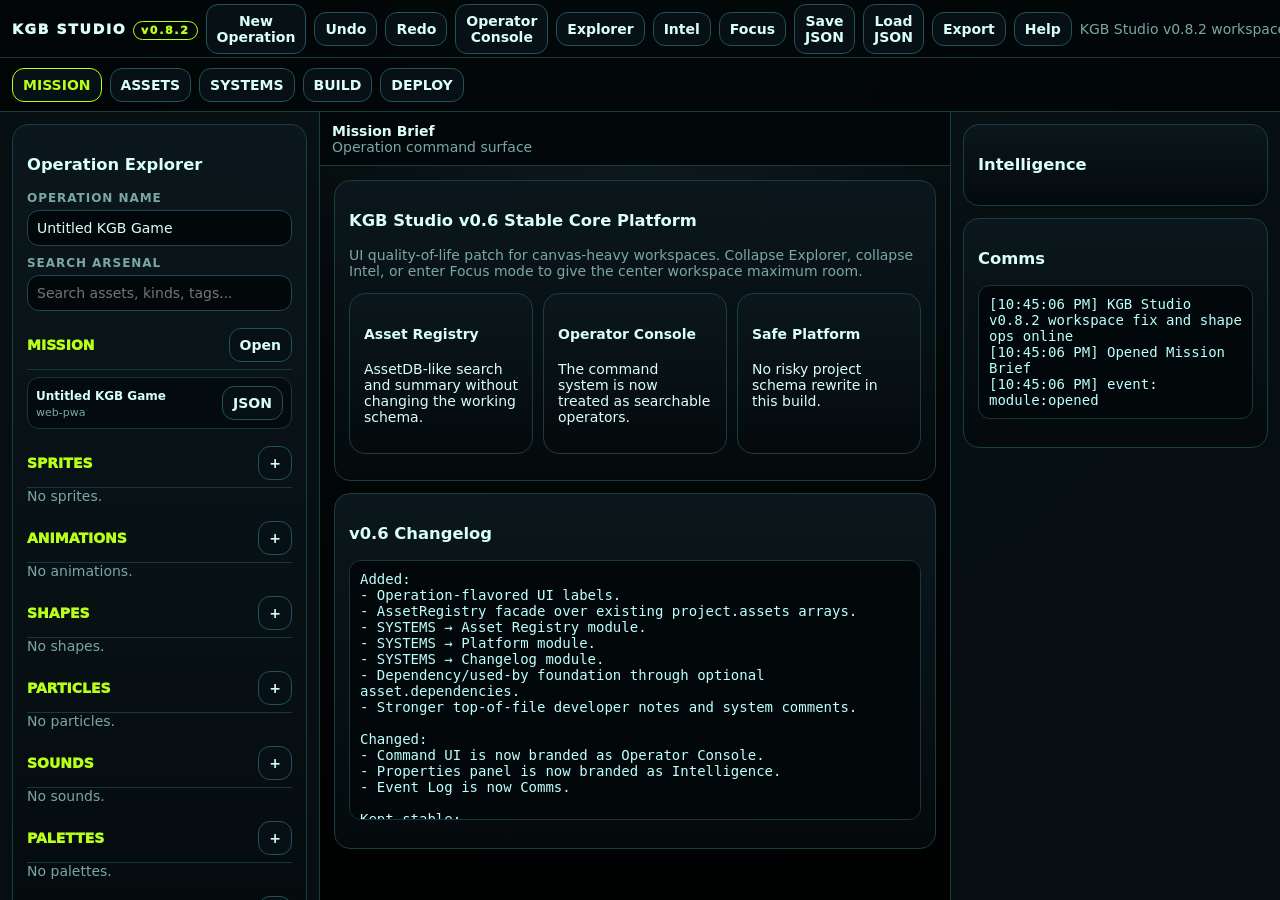
<file: archive/kgb_studio_v0_8_2_workspace_fix_shape_ops.html>
<!doctype html>
<html lang="en">
<head>
<meta charset="utf-8">
<meta name="viewport" content="width=device-width,initial-scale=1">
<title>KGB Studio v0.8.2 - Workspace Fix + Shape Ops</title>
<style>
:root{--bg:#020607;--panel:#071014;--line:#1b3b42;--text:#d9fff8;--muted:#7aa7a6;--green:#b8ff19;--cyan:#00e5ff;--mag:#ff2bd6;--orange:#ff8a00}
*{box-sizing:border-box}html,body{height:100%;margin:0;background:radial-gradient(circle at 50% 0%,#102124,#020607 45%,#000);color:var(--text);font:14px system-ui,Segoe UI,Arial;overflow:hidden}
button,input,textarea,select{font:inherit}button{border:1px solid #22515b;background:#071014;color:var(--text);border-radius:12px;padding:8px 10px;font-weight:800;cursor:pointer}button:hover{border-color:var(--cyan)}button.active{border-color:var(--green);color:var(--green)}button.primary{background:linear-gradient(#d9ff63,#77d900);color:#071014;border-color:var(--green)}button.hot{border-color:var(--mag)}input,textarea,select{width:100%;background:#02080a;color:var(--text);border:1px solid #21464e;border-radius:12px;padding:9px}textarea{min-height:110px;font-family:monospace}label{display:block;margin:10px 0 5px;color:var(--muted);font-size:12px;font-weight:900;text-transform:uppercase;letter-spacing:.08em}
.app{height:100%;display:grid;grid-template-rows:58px 54px 1fr}.top,.nav{display:flex;gap:8px;align-items:center;padding:8px 12px;border-bottom:1px solid var(--line);background:rgba(2,6,7,.92);overflow:auto}.brand{font-weight:1000;letter-spacing:.12em;white-space:nowrap}.pill{border:1px solid var(--green);color:var(--green);border-radius:99px;padding:2px 7px;font-size:11px}.status{margin-left:auto;color:var(--muted);white-space:nowrap}.shell{min-height:0;display:grid;grid-template-columns:320px 1fr 330px}.left,.right{min-height:0;overflow:auto;background:rgba(7,16,20,.88);padding:12px;border-right:1px solid var(--line)}.right{border-right:0;border-left:1px solid var(--line)}.center{min-width:0;min-height:0;display:grid;grid-template-rows:54px 1fr}.bar{display:flex;align-items:center;justify-content:space-between;gap:8px;padding:9px 12px;border-bottom:1px solid var(--line);background:#02080a}.work{min-height:0;overflow:auto;padding:14px}.card{background:linear-gradient(#0b171c,#040a0c);border:1px solid #1a3c43;border-radius:16px;padding:14px;margin-bottom:12px}.row{display:flex;gap:8px;align-items:center;flex-wrap:wrap}.grid{display:grid;grid-template-columns:1fr 1fr;gap:12px}.grid3{display:grid;grid-template-columns:repeat(3,1fr);gap:10px}.muted{color:var(--muted)}.treeHead{display:flex;justify-content:space-between;align-items:center;color:var(--green);font-weight:1000;border-bottom:1px solid #18373d;margin-top:10px;padding:7px 0}.treeItem{display:flex;justify-content:space-between;align-items:center;gap:8px;border:1px solid #18373d;border-radius:12px;background:#030b0e;margin:7px 0;padding:8px}.treeItem b{font-size:12px}.treeItem span{font-size:11px;color:var(--muted)}pre{white-space:pre-wrap;max-height:260px;overflow:auto;background:#02080a;border:1px solid #18373d;border-radius:12px;padding:10px;color:#bff}.stage{display:grid;place-items:center;min-height:520px;border:1px solid #18373d;border-radius:18px;background:#000;overflow:hidden}canvas{max-width:100%;height:auto;touch-action:none}.sprite{display:grid;grid-template-columns:1fr 270px;gap:12px}.tools{display:grid;grid-template-columns:1fr 1fr;gap:8px}.moduleCard{border:1px solid #21464e;border-radius:14px;padding:12px;background:#030b0e}.badge{background:var(--green);color:#071014;border-radius:99px;padding:2px 7px;font-size:11px;font-weight:1000}.modalBg{position:fixed;inset:0;display:none;place-items:center;background:rgba(0,0,0,.72);z-index:9;padding:18px}.modalBg.show{display:grid}.modal{max-width:880px;width:100%;max-height:88vh;overflow:auto;background:#061014;border:1px solid var(--cyan);border-radius:18px;padding:16px}.cmd{position:fixed;inset:0;display:none;place-items:start center;background:rgba(0,0,0,.65);z-index:10;padding-top:10vh}.cmd.show{display:grid}.cmdBox{width:min(760px,92vw);background:#061014;border:1px solid var(--cyan);border-radius:18px;padding:12px;box-shadow:0 0 40px rgba(0,229,255,.22)}.cmdItem{padding:10px;border:1px solid #18373d;border-radius:12px;margin-top:8px;background:#030b0e;cursor:pointer}.cmdItem:hover{border-color:var(--green)}.thumb{width:100%;aspect-ratio:1.6;border:1px solid #18373d;border-radius:14px;background:#000;display:grid;place-items:center;overflow:hidden;margin-bottom:10px}.thumb canvas{width:100%;height:100%}.mini{font-size:11px;color:var(--muted)}.tag{display:inline-block;border:1px solid #22515b;border-radius:99px;padding:2px 7px;margin:2px;color:var(--cyan);font-size:11px}.shapeShell{display:grid;grid-template-columns:1fr 280px;gap:12px}.shapeTools{display:grid;grid-template-columns:1fr 1fr;gap:8px}.shapeStage{display:grid;place-items:center;min-height:520px;border:1px solid #18373d;border-radius:18px;background:#000;overflow:hidden}@media(max-width:900px){.shapeShell{grid-template-columns:1fr}.shapeStage{min-height:48vh}}
@media(max-width:900px){.shell{grid-template-columns:1fr;grid-template-rows:auto 1fr auto}.left,.right{max-height:28vh;border:0;border-bottom:1px solid var(--line)}.right{border-top:1px solid var(--line)}.grid,.grid3,.sprite{grid-template-columns:1fr}.status{display:none}.stage{min-height:48vh}}

/*
  Workspace Focus UI
  ------------------
  IMPORTANT FIX:
  Do NOT use display:none on grid children here.

  CSS grid auto-placement will remove display:none items from the grid flow.
  When the left panel disappeared, the center workspace got auto-placed into
  the first 0px column. That is why Explorer collapse created a tiny sliver.

  Instead, keep the left/right grid items present, but collapse their columns
  to 0 and visually hide their contents.
*/
body.left-collapsed .shell{grid-template-columns:0 minmax(0,1fr) 340px}
body.right-collapsed .shell{grid-template-columns:330px minmax(0,1fr) 0}
body.left-collapsed.right-collapsed .shell{grid-template-columns:0 minmax(0,1fr) 0}
body.workspace-focus .shell{grid-template-columns:0 minmax(0,1fr) 0}

body.left-collapsed .left,
body.workspace-focus .left{
  width:0;
  min-width:0;
  padding:0;
  border:0;
  overflow:hidden;
  opacity:0;
  pointer-events:none;
}

body.right-collapsed .right,
body.workspace-focus .right{
  width:0;
  min-width:0;
  padding:0;
  border:0;
  overflow:hidden;
  opacity:0;
  pointer-events:none;
}

body.workspace-focus .workspaceFocusBtn{border-color:var(--green);color:var(--green)}
body.left-collapsed #toggleLeftBtn,body.right-collapsed #toggleRightBtn{border-color:var(--green);color:var(--green)}
.focusHint{font-size:11px;color:var(--muted)}
.shapeList{max-height:170px;overflow:auto;border:1px solid #18373d;border-radius:12px;padding:8px;background:#02080a}
.shapeList label{display:flex;align-items:center;gap:6px;margin:4px 0;color:var(--text);font-size:12px;text-transform:none;letter-spacing:0}
.shapeList input{width:auto}

</style>
</head>
<body>
<div class="app">
<header class="top"><div class="brand">KGB STUDIO <span class="pill">v0.8.2</span></div><button id="newBtn">New Operation</button><button id="undoBtn">Undo</button><button id="redoBtn">Redo</button><button id="cmdBtn">Operator Console</button><button id="toggleLeftBtn" title="Collapse/expand Operation Explorer">Explorer</button><button id="toggleRightBtn" title="Collapse/expand Intelligence/Comms">Intel</button><button id="focusBtn" class="workspaceFocusBtn" title="Focus workspace">Focus</button><button id="saveBtn">Save JSON</button><button id="loadBtn">Load JSON</button><input id="loadInput" type="file" accept=".json" hidden><button id="exportBtn">Export</button><button id="helpBtn">Help</button><div id="status" class="status">Ready.</div></header>
<nav id="nav" class="nav"></nav>
<section class="shell">
<aside class="left"><div class="card"><h3>Operation Explorer</h3><label>Operation Name</label><input id="projectName"><label>Search Arsenal</label><input id="filter" placeholder="Search assets, kinds, tags..."><div id="explorer"></div></div></aside>
<main class="center"><div class="bar"><div><b id="title"></b><div id="subtitle" class="muted"></div></div><div id="actions" class="row"></div></div><div id="work" class="work"></div></main>
<aside class="right"><div class="card"><h3>Intelligence</h3><div id="props" class="muted">No asset selected.</div></div><div class="card"><h3>Comms</h3><pre id="log"></pre></div></aside>
</section>
</div>
<div id="modalBg" class="modalBg"><div class="modal"><div class="row" style="justify-content:space-between"><h2 id="modalTitle">Help</h2><button id="closeModal">Close</button></div><div id="modalBody"></div></div></div>
<div id="cmd" class="cmd"><div class="cmdBox"><input id="cmdSearch" placeholder="Type a command..."><div id="cmdList"></div></div></div>

<script>

/*
===============================================================================
KGB STUDIO v0.8.2 — WORKSPACE COLLAPSE FIX + SHAPE OPS

WHY THIS VERSION EXISTS
-----------------------
v0.8.1 added sidebar collapse/focus controls, but Explorer collapse caused the
workspace to become a tiny sliver. The cause was display:none on the left grid
item, which removed it from grid flow and made the center auto-place into the
0px column.

This build fixes the layout and adds the first PowerPoint-style Shape Forge
operations.

WHAT'S NEW IN v0.8.2
--------------------
Fixed:
- Explorer collapse now lets the center workspace fill the available width.
- Collapse/focus mode no longer uses display:none on grid children.

Added:
- Shape Forge object list with checkboxes.
- Multi-select shape operation workflow.
- Union operation.
- Subtract operation.
- Intersect operation.
- Compound shape renderer using safe offscreen canvas compositing.
- Shape operations changelog and comments.

SAFE ARCHITECTURE RULE
----------------------
This build does not change project schema, adapters, AssetRegistry, or History.
Shape ops are stored as compound shape objects inside existing shape assets.

REPO ACTION
-----------
Replace root index.html with this file.

SUGGESTED COMMIT
----------------
Fix workspace collapse and add Shape Forge operations

===============================================================================
*/
const $=s=>document.querySelector(s), $$=s=>[...document.querySelectorAll(s)];
const uid=p=>p+"_"+Date.now().toString(36)+"_"+Math.random().toString(36).slice(2,7);
function esc(s){return String(s??"").replace(/[&<>"']/g,c=>({"&":"&amp;","<":"&lt;",">":"&gt;","\"":"&quot;","'":"&#39;"}[c]||c))}
function safe(s){return String(s||"kgb_project").toLowerCase().replace(/[^a-z0-9]+/g,"_").replace(/^_|_$/g,"")}
function dl(n,t,m="text/plain"){const b=new Blob([t],{type:m}),a=document.createElement("a");a.href=URL.createObjectURL(b);a.download=n;a.click();URL.revokeObjectURL(a.href)}
function project(name="Untitled KGB Game"){const now=new Date().toISOString();return{meta:{name,created:now,updated:now,studioVersion:"0.8.2"},mission:{note:""},assets:{sprites:[],animations:[],shapes:[],particles:[],sounds:[],palettes:[],tiles:[],maps:[],misc:[]},settings:{theme:"kgb-neon",target:"web-pwa"}}}
function norm(p){let b=project(p?.meta?.name);return{...b,...p,meta:{...b.meta,...(p.meta||{})},assets:{...b.assets,...(p.assets||{})},settings:{...b.settings,...(p.settings||{})}}}

/* EVENT BUS: simple pub/sub so modules can emit events without tight coupling. */
const Bus={handlers:{},on(e,fn){(this.handlers[e] ||= []).push(fn)},emit(e,data){(this.handlers[e]||[]).forEach(fn=>fn(data));Studio.log("event: "+e)}};

/* OPERATOR CONSOLE BACKEND: still called Commands internally, but this is our operator search/run system. */
const Commands={
 list:[],
 add(id,label,run){this.list.push({id,label,run})},
 open(){renderCommands();$("#cmd").classList.add("show");$("#cmdSearch").value="";$("#cmdSearch").focus()},
 close(){$("#cmd").classList.remove("show")},
 run(id){let c=this.list.find(x=>x.id===id);if(c){c.run();this.close()}}
};
function renderCommands(){let q=($("#cmdSearch")?.value||"").toLowerCase();$("#cmdList").innerHTML=Commands.list.filter(c=>!q||c.label.toLowerCase().includes(q)||c.id.includes(q)).map(c=>'<div class="cmdItem" data-cmd="'+c.id+'"><b>'+esc(c.label)+'</b><br><span class="muted">'+esc(c.id)+'</span></div>').join("");$("#cmdList").querySelectorAll("[data-cmd]").forEach(x=>x.onclick=()=>Commands.run(x.dataset.cmd))}

/* HISTORY: snapshot-based undo/redo for project-level asset mutations. */
const History={undo:[],redo:[],snapshot(label){Studio.sync();this.undo.push({label,state:JSON.stringify(Studio.state.project)});this.redo=[];updateHistoryButtons()},restore(item){Studio.hydrate(JSON.parse(item.state))},undoIt(){if(!this.undo.length)return;this.redo.push({label:"redo",state:JSON.stringify(Studio.state.project)});this.restore(this.undo.pop());Studio.log("Undo")},redoIt(){if(!this.redo.length)return;this.undo.push({label:"undo",state:JSON.stringify(Studio.state.project)});this.restore(this.redo.pop());Studio.log("Redo")}};
function updateHistoryButtons(){$("#undoBtn").disabled=!History.undo.length;$("#redoBtn").disabled=!History.redo.length}


/*
-------------------------------------------------------------------------------
ASSET REGISTRY FACADE

This is the safe v0.6 version of AssetDB.

Instead of replacing the known-good project.assets arrays, this facade gives us
AssetDB-like capabilities while keeping the existing schema stable.

Later, when we're ready, this can become a true UUID AssetDB. For now it gives:
- all()      -> list every asset across all buckets
- find()     -> search all assets
- get()      -> retrieve an asset by bucket/id
- usedBy()   -> dependency graph foundation
- summary()  -> counts by bucket
-------------------------------------------------------------------------------
*/
const AssetRegistry={
  buckets(){
    return Studio.state.project.assets || {};
  },

  all(){
    const out=[];
    Object.entries(this.buckets()).forEach(([bucket,items])=>{
      (items||[]).forEach(asset=>{
        out.push({bucket,asset});
      });
    });
    return out;
  },

  find(query){
    const q=String(query||"").toLowerCase();
    return this.all().filter(({bucket,asset})=>{
      const text=[
        bucket,
        asset.id,
        asset.name,
        asset.kind,
        asset.adapter,
        ...(asset.tags||[])
      ].join(" ").toLowerCase();
      return !q || text.includes(q);
    });
  },

  get(bucket,id){
    return (this.buckets()[bucket]||[]).find(asset=>asset.id===id);
  },

  usedBy(bucket,id){
    return this.all().filter(({asset})=>{
      return (asset.dependencies||[]).some(dep=>dep.bucket===bucket && dep.id===id);
    });
  },

  summary(){
    const rows={};
    Object.entries(this.buckets()).forEach(([bucket,items])=>{
      rows[bucket]=(items||[]).length;
    });
    return rows;
  }
};

/*
-------------------------------------------------------------------------------
ASSET PREVIEW HELPERS

The Intelligence panel needs a fast way to preview selected assets.

For now:
- Sprite assets with procedural objects are drawn on a mini canvas.
- Other assets get a labeled tactical placeholder card.

This stays intentionally simple so it cannot break the working editor.
-------------------------------------------------------------------------------
*/
function renderAssetPreview(asset,canvas){
  if(!canvas)return;

  const ctx=canvas.getContext("2d");
  ctx.clearRect(0,0,canvas.width,canvas.height);

  // Dark tactical background.
  ctx.fillStyle="#000";
  ctx.fillRect(0,0,canvas.width,canvas.height);

  // Light grid gives every preview the same KGB Studio visual language.
  ctx.strokeStyle="#00e5ff33";
  ctx.lineWidth=1;
  for(let x=0;x<canvas.width;x+=24){
    ctx.beginPath();
    ctx.moveTo(x,0);
    ctx.lineTo(x,canvas.height);
    ctx.stroke();
  }
  for(let y=0;y<canvas.height;y+=24){
    ctx.beginPath();
    ctx.moveTo(0,y);
    ctx.lineTo(canvas.width,y);
    ctx.stroke();
  }

  // Sprite Forge assets currently store procedural objects directly on asset.objects.
  if(asset?.objects?.length){
    ctx.save();
    ctx.scale(0.36,0.36);
    ctx.translate(170,35);

    // Reuse SpriteForge.draw safely by temporarily pointing its ctx at preview ctx.
    const oldCtx=SpriteForge.ctx;
    SpriteForge.ctx=ctx;
    asset.objects.forEach(o=>SpriteForge.draw(o));
    SpriteForge.ctx=oldCtx;

    ctx.restore();
    return;
  }

  // Shape Forge assets store vector objects on asset.shapes.
  if(asset?.shapes?.length && typeof ShapeForge!=="undefined"){
    ctx.save();
    ctx.scale(0.36,0.36);
    ctx.translate(170,35);

    // Reuse ShapeForge.drawShape safely by temporarily pointing its ctx at preview ctx.
    const oldCtx=ShapeForge.ctx;
    ShapeForge.ctx=ctx;
    asset.shapes.forEach(o=>ShapeForge.drawShape(o));
    ShapeForge.ctx=oldCtx;

    ctx.restore();
    return;
  }

  // Generic fallback preview for non-canvas assets.
  ctx.fillStyle="#b8ff19";
  ctx.font="bold 18px system-ui";
  ctx.fillText(String(asset?.kind||"asset").toUpperCase(),20,42);
  ctx.fillStyle="#7aa7a6";
  ctx.font="14px system-ui";
  ctx.fillText(String(asset?.name||"Unnamed Asset"),20,68);
}

/*
-------------------------------------------------------------------------------
DEPENDENCY VIEW HELPERS

Dependencies are optional in this stable schema.

A dependency is expected to look like:
  { bucket: "sprites", id: "sprites_xxxxx" }

This creates the foundation for richer dependency graphs later.
-------------------------------------------------------------------------------
*/
function dependencyLabel(dep){
  if(!dep)return "unknown dependency";
  const target=AssetRegistry.get(dep.bucket,dep.id);
  return target ? (target.name||target.id) : `${dep.bucket}/${dep.id}`;
}


/* STUDIO CORE: owns module registry, adapter registry, shared project state, selection, and mutation helpers. */
const Studio={
 modules:new Map(), adapters:new Map(), state:{project:project(),selection:null},
 log(m){$("#log").textContent="["+new Date().toLocaleTimeString()+"] "+m+"\n"+$("#log").textContent;$("#status").textContent=m},
 register(m){this.modules.set(m.id,m)},
 installAdapter(a){this.adapters.set(a.id,a);this.register(a.toModule())},
 open(id,opt={}){const m=this.modules.get(id);if(!m)return this.log("Missing module "+id);$("#title").textContent=m.title;$("#subtitle").textContent=m.description||"";$("#work").innerHTML="";$("#actions").innerHTML="";$("#props").innerHTML="";m.render?.($("#work"),this,opt);m.actions?.($("#actions"),this,opt);m.properties?.($("#props"),this,opt);$$("[data-section]").forEach(b=>b.classList.toggle("active",b.dataset.section===m.section));Bus.emit("module:opened",{id});this.log("Opened "+m.title)},
 sync(){this.state.project.meta.name=$("#projectName").value.trim()||"Untitled KGB Game";this.state.project.meta.updated=new Date().toISOString()},
 exportProject(){this.sync();return JSON.stringify(this.state.project,null,2)},
 hydrate(p){this.state.project=norm(p);$("#projectName").value=this.state.project.meta.name;renderExplorer();this.renderProps();updateHistoryButtons();this.log("Project loaded")},
 mutate(label,fn){History.snapshot(label);fn();this.sync();renderExplorer();this.renderProps();Bus.emit("project:changed",{label})},
 addAsset(type,a){this.mutate("add "+type,()=>{a.id ||= uid(type);a.created ||= new Date().toISOString();a.updated=new Date().toISOString();this.state.project.assets[type].push(a)});this.log("Saved "+type.slice(0,-1)+": "+a.name);return a},
 find(type,id){return(this.state.project.assets[type]||[]).find(a=>a.id===id)},
 updateAsset(type,id,patch){this.mutate("update asset",()=>{let a=this.find(type,id);if(a)Object.assign(a,patch,{id,updated:new Date().toISOString()})});},
 deleteAsset(type,id){this.mutate("delete asset",()=>{let arr=this.state.project.assets[type]||[],i=arr.findIndex(a=>a.id===id);if(i>=0)arr.splice(i,1);this.state.selection=null})},
 duplicateAsset(type,id){this.mutate("duplicate asset",()=>{let a=this.find(type,id);if(a){let c=JSON.parse(JSON.stringify(a));c.id=uid(type);c.name=(c.name||"Asset")+" Copy";this.state.project.assets[type].push(c)}})},
 selectAsset(type,id){let a=this.find(type,id);if(!a)return;this.state.selection={type,id};this.renderProps();let adapter=[...this.adapters.values()].find(ad=>ad.canOpen?.(a));if(adapter)this.open(adapter.moduleId,{asset:a});else this.log("Selected "+a.name)},
 renderProps(){
  let s=this.state.selection,p=$("#props");

  // Nothing selected: keep Intelligence quiet and clear.
  if(!s){
    p.innerHTML='<div class="muted">No asset selected.</div>';
    return;
  }

  let a=this.find(s.type,s.id);
  if(!a){
    p.textContent="Missing asset";
    return;
  }

  // Optional dependency data. This does not require a schema migration.
  let deps=a.dependencies||[];
  let usedBy=AssetRegistry.usedBy(s.type,s.id);

  // Rich Intelligence panel. This is still backed by the stable v0.5/v0.6 asset shape.
  p.innerHTML=
    '<div class="thumb"><canvas id="assetThumb" width="320" height="200"></canvas></div>'+
    '<label>Name</label><input id="pname" value="'+esc(a.name||"")+'">'+
    '<label>Bucket</label><input disabled value="'+esc(s.type)+'">'+
    '<label>Kind</label><input disabled value="'+esc(a.kind||"asset")+'">'+
    '<label>Folder</label><input id="pfolder" value="'+esc(a.folder||"/")+'">'+
    '<label>Tags comma-separated</label><input id="ptags" value="'+esc((a.tags||[]).join(", "))+'">'+
    '<label>Notes</label><textarea id="pnotes">'+esc(a.notes||"")+'</textarea>'+
    '<div class="row">'+
      '<button class="primary" id="applyP">Apply</button>'+
      '<button id="openP">Open</button>'+
      '<button id="dupeP">Duplicate</button>'+
      '<button class="hot" id="delP">Delete</button>'+
    '</div>'+
    '<p class="mini">ID: '+esc(a.id||"")+'</p>'+
    '<p class="mini">Dependencies: '+deps.length+' • Used by: '+usedBy.length+'</p>'+
    '<div>'+
      deps.map(dep=>'<span class="tag">uses '+esc(dependencyLabel(dep))+'</span>').join("")+
      usedBy.map(item=>'<span class="tag">used by '+esc(item.asset.name||item.asset.id)+'</span>').join("")+
    '</div>'+
    '<label>Raw Asset JSON</label><textarea id="pjson">'+esc(JSON.stringify(a,null,2))+'</textarea>';

  renderAssetPreview(a,$("#assetThumb"));

  // Apply writes the friendly fields back into the raw JSON object, then saves.
  $("#applyP").onclick=()=>{
    try{
      let raw=JSON.parse($("#pjson").value);
      raw.name=$("#pname").value;
      raw.folder=$("#pfolder").value||"/";
      raw.tags=$("#ptags").value.split(",").map(x=>x.trim()).filter(Boolean);
      raw.notes=$("#pnotes").value;
      this.updateAsset(s.type,s.id,raw);
    }catch(e){
      alert(e.message);
    }
  };

  $("#openP").onclick=()=>this.selectAsset(s.type,s.id);
  $("#dupeP").onclick=()=>this.duplicateAsset(s.type,s.id);
  $("#delP").onclick=()=>{
    if(confirm("Delete asset?"))this.deleteAsset(s.type,s.id);
  };
}
};

const sections={MISSION:[["mission.brief","Brief"],["mission.project","Project JSON"]],ASSETS:[["asset.library","Asset Library"],["asset.inspector","Asset Inspector"],["asset.shapeforge","Shape Forge"],["asset.spriteforge","Sprite Forge"],["asset.adapters","Module Adapters"]],SYSTEMS:[["system.runtime","Runtime Preview"],["system.taio","TAIO"],["system.registry","Asset Registry"],["system.platform","Platform"],["system.events","Event Bus"],["system.changelog","Changelog"]],BUILD:[["build.export","Export"],["build.validate","Validate"]],DEPLOY:[["deploy.notes","Deploy Notes"]]};
function renderNav(){let n=$("#nav");n.innerHTML="";Object.keys(sections).forEach(sec=>{let b=document.createElement("button");b.textContent=sec;b.dataset.section=sec;b.onclick=()=>Studio.open(sections[sec][0][0]);n.appendChild(b)})}
function renderExplorer(){let q=($("#filter")?.value||"").toLowerCase(),p=Studio.state.project,root=$("#explorer");let h='<div class="treeHead"><span>MISSION</span><button data-open="mission.brief">Open</button></div><div class="treeItem"><div><b>'+esc(p.meta.name)+'</b><br><span>'+esc(p.settings.target)+'</span></div><button data-open="mission.project">JSON</button></div>';["sprites","animations","shapes","particles","sounds","palettes","tiles","maps"].forEach(type=>{let arr=(p.assets[type]||[]).filter(a=>!q||(a.name||"").toLowerCase().includes(q)||(a.kind||"").toLowerCase().includes(q));h+='<div class="treeHead"><span>'+type.toUpperCase()+'</span><button data-open="'+(type==="sprites"?"asset.spriteforge":type==="shapes"?"asset.shapeforge":"asset.adapters")+'">+</button></div>';h+=arr.length?arr.map(a=>'<div class="treeItem"><div><b>'+esc(a.name||a.id)+'</b><br><span>'+esc(a.kind||"asset")+'</span></div><button data-type="'+type+'" data-id="'+a.id+'">Open</button></div>').join(""):'<div class="muted">No '+type+'.</div>'});root.innerHTML=h;root.querySelectorAll("[data-open]").forEach(b=>b.onclick=()=>Studio.open(b.dataset.open));root.querySelectorAll("[data-id]").forEach(b=>b.onclick=()=>Studio.selectAsset(b.dataset.type,b.dataset.id))}

/* TOOL ADAPTER FACTORY: promotes standalone tools into Studio modules without rewriting them. */
function createToolAdapter(o){return{...o,toModule(){return{id:o.moduleId,section:o.section,title:o.title,description:o.description,render:(r,s,opt)=>o.render(r,s,opt),actions:(r,s,opt)=>{r.innerHTML='<button id="adSave">Save Asset</button><button id="adExport">Export</button>';$("#adSave").onclick=()=>o.save?.(s,opt);$("#adExport").onclick=()=>o.exportAsset?.(s,opt)},properties:(p,s,opt)=>{p.innerHTML=opt?.asset?'<div class="muted">Opened: '+esc(opt.asset.name)+'</div>':'<div class="muted">'+esc(o.title)+' adapter active.</div>'}}}}}

/* SPRITE FORGE LITE: the first embedded canvas asset editor. Kept stable from v0.5. */
const SpriteForge={canvas:null,ctx:null,objects:[],selectedId:null,tool:"select",isDown:false,draft:null,start:null,currentAsset:null,style:{fill:"#ff8a00",stroke:"#b8ff19",weight:4,glow:12},
 init(asset){this.canvas=$("#spriteCanvas");this.ctx=this.canvas.getContext("2d");this.objects=asset?.objects?JSON.parse(JSON.stringify(asset.objects)):[];this.currentAsset=asset||null;this.selectedId=null;this.render();this.canvas.onpointerdown=e=>this.down(e);this.canvas.onpointermove=e=>this.move(e);this.canvas.onpointerup=e=>this.up(e);this.canvas.onpointercancel=e=>this.up(e)},
 pos(e){let r=this.canvas.getBoundingClientRect();return{x:(e.clientX-r.left)*this.canvas.width/r.width,y:(e.clientY-r.top)*this.canvas.height/r.height}},
 down(e){this.canvas.setPointerCapture(e.pointerId);this.isDown=true;let p=this.pos(e);this.start=p;if(this.tool==="select"){let hit=this.hit(p.x,p.y);this.selectedId=hit?.id||null;this.draft=hit?{x:p.x,y:p.y,ox:hit.x,oy:hit.y,pts:hit.points?JSON.parse(JSON.stringify(hit.points)):null}:null;this.render();return}if(this.tool==="pen"){this.draft={type:"path",points:[p],style:{...this.style},id:uid("obj")};return}this.draft={type:this.tool,x:p.x,y:p.y,w:1,h:1,style:{...this.style},id:uid("obj")}},
 move(e){if(!this.isDown)return;let p=this.pos(e);if(this.tool==="select"&&this.selectedId&&this.draft){let o=this.objects.find(x=>x.id===this.selectedId);if(o){if(o.points&&this.draft.pts){let dx=p.x-this.draft.x,dy=p.y-this.draft.y;o.points=this.draft.pts.map(pt=>({x:pt.x+dx,y:pt.y+dy}))}else{o.x=this.draft.ox+(p.x-this.draft.x);o.y=this.draft.oy+(p.y-this.draft.y)}this.render()}return}if(this.tool==="pen"&&this.draft){this.draft.points.push(p);this.render();this.draw(this.draft);return}if(this.draft){this.draft.w=p.x-this.start.x;this.draft.h=p.y-this.start.y;this.render();this.draw(this.draft)}},
 up(){if(!this.isDown)return;this.isDown=false;if(this.draft&&this.tool!=="select"){this.objects.push(this.draft);this.selectedId=this.draft.id;this.draft=null;this.render();Bus.emit("sprite:changed",{})}},
 bounds(o){if(o.type==="path"){let xs=o.points.map(p=>p.x),ys=o.points.map(p=>p.y);return{x:Math.min(...xs)-10,y:Math.min(...ys)-10,w:Math.max(...xs)-Math.min(...xs)+20,h:Math.max(...ys)-Math.min(...ys)+20}}return{x:Math.min(o.x,o.x+o.w),y:Math.min(o.y,o.y+o.h),w:Math.abs(o.w),h:Math.abs(o.h)}},
 hit(x,y){for(let i=this.objects.length-1;i>=0;i--){let b=this.bounds(this.objects[i]);if(x>=b.x&&x<=b.x+b.w&&y>=b.y&&y<=b.y+b.h)return this.objects[i]}return null},
 selected(){return this.objects.find(o=>o.id===this.selectedId)},
 render(){let c=this.canvas,ctx=this.ctx;if(!ctx)return;ctx.clearRect(0,0,c.width,c.height);let bg=ctx.createRadialGradient(256,256,20,256,256,420);bg.addColorStop(0,"#092126");bg.addColorStop(1,"#000");ctx.fillStyle=bg;ctx.fillRect(0,0,c.width,c.height);ctx.strokeStyle="#00e5ff22";for(let x=0;x<c.width;x+=32){ctx.beginPath();ctx.moveTo(x,0);ctx.lineTo(x,c.height);ctx.stroke()}for(let y=0;y<c.height;y+=32){ctx.beginPath();ctx.moveTo(0,y);ctx.lineTo(c.width,y);ctx.stroke()}this.objects.forEach(o=>this.draw(o));let s=this.selected();if(s){let b=this.bounds(s);ctx.save();ctx.setLineDash([8,6]);ctx.strokeStyle="#fff";ctx.strokeRect(b.x-6,b.y-6,b.w+12,b.h+12);ctx.restore()}},
 draw(o){let ctx=this.ctx,s=o.style||this.style;ctx.save();ctx.shadowColor=s.stroke;ctx.shadowBlur=s.glow;ctx.lineWidth=s.weight;ctx.strokeStyle=s.stroke;ctx.fillStyle=s.fill;ctx.beginPath();if(o.type==="rect")ctx.rect(o.x,o.y,o.w,o.h);if(o.type==="ellipse")ctx.ellipse(o.x+o.w/2,o.y+o.h/2,Math.abs(o.w/2),Math.abs(o.h/2),0,0,Math.PI*2);if(o.type==="triangle"){ctx.moveTo(o.x+o.w/2,o.y);ctx.lineTo(o.x+o.w,o.y+o.h);ctx.lineTo(o.x,o.y+o.h);ctx.closePath()}if(o.type==="path"){ctx.moveTo(o.points[0].x,o.points[0].y);for(let i=1;i<o.points.length;i++)ctx.lineTo(o.points[i].x,o.points[i].y)}if(o.type!=="path")ctx.fill();ctx.stroke();ctx.restore()},
 payload(){return{name:$("#sfName")?.value||"Procedural Sprite",kind:"procedural-canvas-sprite",adapter:"sprite-forge",objects:JSON.parse(JSON.stringify(this.objects)),drawFunction:this.exportJS()}},
 exportJS(){return "function drawKGBSprite(ctx){\n  const objects="+JSON.stringify(this.objects,null,2)+";\n  // draw objects here\n}"},
 del(){if(!this.selectedId)return;this.objects=this.objects.filter(o=>o.id!==this.selectedId);this.selectedId=null;this.render();Bus.emit("sprite:changed",{})},dupe(){let o=this.selected();if(!o)return;let n=JSON.parse(JSON.stringify(o));n.id=uid("obj");if(n.points)n.points=n.points.map(p=>({x:p.x+18,y:p.y+18}));else{n.x+=18;n.y+=18}this.objects.push(n);this.selectedId=n.id;this.render();Bus.emit("sprite:changed",{})},clear(){if(confirm("Clear?")){this.objects=[];this.selectedId=null;this.render();Bus.emit("sprite:changed",{})}}
};

Studio.register({id:"mission.brief",section:"MISSION",title:"Mission Brief",description:"Operation command surface",render(r){r.innerHTML='<div class="card"><h3>KGB Studio v0.6 Stable Core Platform</h3><p class="muted">UI quality-of-life patch for canvas-heavy workspaces. Collapse Explorer, collapse Intel, or enter Focus mode to give the center workspace maximum room.</p><div class="grid3"><div class="card"><h4>Asset Registry</h4><p>AssetDB-like search and summary without changing the working schema.</p></div><div class="card"><h4>Operator Console</h4><p>The command system is now treated as searchable operators.</p></div><div class="card"><h4>Safe Platform</h4><p>No risky project schema rewrite in this build.</p></div></div></div><div class="card"><h3>v0.6 Changelog</h3><pre>Added:\n- Operation-flavored UI labels.\n- AssetRegistry facade over existing project.assets arrays.\n- SYSTEMS → Asset Registry module.\n- SYSTEMS → Platform module.\n- SYSTEMS → Changelog module.\n- Dependency/used-by foundation through optional asset.dependencies.\n- Stronger top-of-file developer notes and system comments.\n\nChanged:\n- Command UI is now branded as Operator Console.\n- Properties panel is now branded as Intelligence.\n- Event Log is now Comms.\n\nKept stable:\n- Existing v0.5 project schema.\n- Existing adapters.\n- Existing Sprite Forge Lite.\n- Existing undo/redo and command wiring.\n\nSuggested commit:\nFix workspace collapse and add Shape Forge operations</pre></div>'}});
Studio.register({id:"mission.project",section:"MISSION",title:"Project JSON",description:"Live project object",render(r){r.innerHTML='<div class="card"><h3>Project JSON</h3><button id="refresh">Refresh</button><pre id="json"></pre></div>';$("#refresh").onclick=()=>$("#json").textContent=Studio.exportProject();$("#refresh").click()}});
Studio.register({id:"asset.library",section:"ASSETS",title:"Asset Library",description:"Manage project assets",render(r){r.innerHTML='<div class="card"><h3>Asset Library</h3><p class="muted">Use the Project Explorer on the left. Select assets to open/edit/delete/duplicate.</p><div class="grid3">'+Object.entries(Studio.state.project.assets).map(([k,v])=>'<div class="card"><h4>'+k+'</h4><p>'+v.length+'</p></div>').join("")+'</div></div>'}});

/*
-------------------------------------------------------------------------------
ASSETS → ASSET INSPECTOR

This module explains/hosts the inspector. The live editable inspector is the
right-side Intelligence panel, because that panel follows the selected asset.
-------------------------------------------------------------------------------
*/
Studio.register({id:"asset.inspector",section:"ASSETS",title:"Asset Inspector",description:"Rich metadata, preview, and dependency inspection",render(r){
  const sel=Studio.state.selection;
  const asset=sel?Studio.find(sel.type,sel.id):null;
  r.innerHTML='<div class="card"><h3>Asset Inspector</h3><p class="muted">Select an asset from Operation Explorer. The right-side Intelligence panel now shows preview, metadata, tags, notes, dependencies, used-by, and raw JSON.</p>'+
    (asset?'<pre>'+esc(JSON.stringify({bucket:sel.type,id:asset.id,name:asset.name,kind:asset.kind,tags:asset.tags||[],dependencies:asset.dependencies||[]},null,2))+'</pre>':'<p>No asset selected.</p>')+
    '</div>';
}});


/*
-------------------------------------------------------------------------------
SHAPE FORGE MODULE

Shape Forge is the canonical vector-shape editor path.

This first stable version is deliberately conservative:
- It uses simple object geometry, not complex boolean path math yet.
- It saves into project.assets.shapes using the existing v0.5/v0.7 schema.
- It provides enough drawing/editing to become useful without risking the shell.
- More advanced boolean operations come later after the stable module pattern holds.

Current shape object model:
{
  id,
  type: "rect" | "roundrect" | "ellipse" | "polygon" | "line" | "path",
  x, y, w, h,
  sides,
  points,
  style:{ fill, stroke, weight, glow, opacity }
}
-------------------------------------------------------------------------------
*/
const ShapeForge={
  canvas:null,
  ctx:null,
  shapes:[],
  selectedId:null,
  tool:"select",
  isDown:false,
  draft:null,
  start:null,
  currentAsset:null,

  style:{
    fill:"#ff8a00",
    stroke:"#00e5ff",
    weight:4,
    glow:10,
    opacity:1,
    sides:3,
    radius:18
  },

  init(asset){
    this.canvas=$("#shapeCanvas");
    this.ctx=this.canvas.getContext("2d");
    this.shapes=asset?.shapes?JSON.parse(JSON.stringify(asset.shapes)):[];
    this.currentAsset=asset||null;
    this.selectedId=null;
    this.tool="select";
    this.render();

    // Pointer events work for mouse, stylus, and touch.
    this.canvas.onpointerdown=e=>this.down(e);
    this.canvas.onpointermove=e=>this.move(e);
    this.canvas.onpointerup=e=>this.up(e);
    this.canvas.onpointercancel=e=>this.up(e);
  },

  pos(e){
    const r=this.canvas.getBoundingClientRect();
    return {
      x:(e.clientX-r.left)*this.canvas.width/r.width,
      y:(e.clientY-r.top)*this.canvas.height/r.height
    };
  },

  down(e){
    this.canvas.setPointerCapture(e.pointerId);
    this.isDown=true;
    const p=this.pos(e);
    this.start=p;

    // Select/move mode.
    if(this.tool==="select"){
      const hit=this.hit(p.x,p.y);
      this.selectedId=hit?.id||null;
      this.draft=hit?{
        x:p.x,
        y:p.y,
        ox:hit.x,
        oy:hit.y,
        pts:hit.points?JSON.parse(JSON.stringify(hit.points)):null,
        original:hit.type==="compound"?JSON.parse(JSON.stringify(hit)):null
      }:null;
      this.render();
      return;
    }

    // Pen tool records a point path.
    if(this.tool==="pen"){
      this.draft={
        id:uid("shape"),
        type:"path",
        points:[p],
        style:{...this.style}
      };
      return;
    }

    // All other tools start as rectangle-like bounding boxes.
    this.draft={
      id:uid("shape"),
      type:this.tool,
      x:p.x,
      y:p.y,
      w:1,
      h:1,
      sides:+this.style.sides||3,
      radius:+this.style.radius||18,
      style:{...this.style}
    };
  },

  move(e){
    if(!this.isDown)return;
    const p=this.pos(e);

    // Move existing selected shape.
    if(this.tool==="select"&&this.selectedId&&this.draft){
      const o=this.shapes.find(x=>x.id===this.selectedId);
      if(o){
        if(o.points&&this.draft.pts){
          const dx=p.x-this.draft.x, dy=p.y-this.draft.y;
          o.points=this.draft.pts.map(pt=>({x:pt.x+dx,y:pt.y+dy}));
        }else if(o.type==="compound"){
          const dx=p.x-this.draft.x;
          const dy=p.y-this.draft.y;
          this.translateShape(o,dx,dy,this.draft.original);
        }else{
          o.x=this.draft.ox+(p.x-this.draft.x);
          o.y=this.draft.oy+(p.y-this.draft.y);
        }
        this.render();
      }
      return;
    }

    // Continue path drawing.
    if(this.tool==="pen"&&this.draft){
      this.draft.points.push(p);
      this.render();
      this.drawShape(this.draft);
      return;
    }

    // Resize draft shape from start point to current point.
    if(this.draft){
      this.draft.w=p.x-this.start.x;
      this.draft.h=p.y-this.start.y;
      this.render();
      this.drawShape(this.draft);
    }
  },

  up(){
    if(!this.isDown)return;
    this.isDown=false;

    // Finish draft shape.
    if(this.draft&&this.tool!=="select"){
      this.shapes.push(this.draft);
      this.selectedId=this.draft.id;
      this.draft=null;
      this.render();
      Bus.emit("shape:changed",{});
    }
  },

  bounds(o){
    // Compound shapes are operation groups created by Union/Subtract/Intersect.
    // Their bounds are the union of their child bounds.
    if(o.type==="compound"&&o.children?.length){
      const boxes=o.children.map(c=>this.bounds(c));
      const x1=Math.min(...boxes.map(b=>b.x));
      const y1=Math.min(...boxes.map(b=>b.y));
      const x2=Math.max(...boxes.map(b=>b.x+b.w));
      const y2=Math.max(...boxes.map(b=>b.y+b.h));
      return {x:x1,y:y1,w:x2-x1,h:y2-y1};
    }

    if(o.type==="path"||o.type==="line"){
      const pts=o.type==="line"
        ? [{x:o.x,y:o.y},{x:o.x+o.w,y:o.y+o.h}]
        : o.points;
      const xs=pts.map(p=>p.x), ys=pts.map(p=>p.y);
      return {
        x:Math.min(...xs)-10,
        y:Math.min(...ys)-10,
        w:Math.max(...xs)-Math.min(...xs)+20,
        h:Math.max(...ys)-Math.min(...ys)+20
      };
    }
    return {
      x:Math.min(o.x,o.x+o.w),
      y:Math.min(o.y,o.y+o.h),
      w:Math.abs(o.w),
      h:Math.abs(o.h)
    };
  },

  hit(x,y){
    for(let i=this.shapes.length-1;i>=0;i--){
      const b=this.bounds(this.shapes[i]);
      if(x>=b.x&&x<=b.x+b.w&&y>=b.y&&y<=b.y+b.h)return this.shapes[i];
    }
    return null;
  },

  selected(){
    return this.shapes.find(o=>o.id===this.selectedId);
  },

  render(){
    const c=this.canvas,ctx=this.ctx;
    if(!ctx)return;

    ctx.clearRect(0,0,c.width,c.height);

    // Tactical background.
    const bg=ctx.createRadialGradient(256,256,20,256,256,420);
    bg.addColorStop(0,"#092126");
    bg.addColorStop(1,"#000");
    ctx.fillStyle=bg;
    ctx.fillRect(0,0,c.width,c.height);

    // Grid.
    ctx.strokeStyle="#00e5ff22";
    ctx.lineWidth=1;
    for(let x=0;x<c.width;x+=32){
      ctx.beginPath();ctx.moveTo(x,0);ctx.lineTo(x,c.height);ctx.stroke();
    }
    for(let y=0;y<c.height;y+=32){
      ctx.beginPath();ctx.moveTo(0,y);ctx.lineTo(c.width,y);ctx.stroke();
    }

    // Draw all vector objects.
    this.shapes.forEach(o=>this.drawShape(o));

    // Draw selection bounds.
    const s=this.selected();
    if(s){
      const b=this.bounds(s);
      ctx.save();
      ctx.setLineDash([8,6]);
      ctx.strokeStyle="#fff";
      ctx.lineWidth=2;
      ctx.strokeRect(b.x-6,b.y-6,b.w+12,b.h+12);
      ctx.restore();
    }

    // Keep the operation checklist in sync with the canvas.
    this.refreshShapeList();
  },

  drawShape(o){
    const ctx=this.ctx;
    if(!ctx||!o)return;

    // Compound shapes are generated by Union/Subtract/Intersect.
    // We render them through an offscreen canvas so we can use canvas
    // compositing safely without complex geometry libraries.
    if(o.type==="compound"){
      this.drawCompound(o);
      return;
    }

    const s=o.style||this.style;

    ctx.save();
    ctx.globalAlpha=s.opacity ?? 1;
    ctx.shadowColor=s.stroke||"#00e5ff";
    ctx.shadowBlur=s.glow||0;
    ctx.lineWidth=s.weight||2;
    ctx.strokeStyle=s.stroke||"#00e5ff";
    ctx.fillStyle=s.fill||"#ff8a00";

    ctx.beginPath();

    if(o.type==="rect"){
      ctx.rect(o.x,o.y,o.w,o.h);
    }

    if(o.type==="roundrect"){
      this.roundRectPath(ctx,o.x,o.y,o.w,o.h,o.radius||18);
    }

    if(o.type==="ellipse"){
      ctx.ellipse(o.x+o.w/2,o.y+o.h/2,Math.abs(o.w/2),Math.abs(o.h/2),0,0,Math.PI*2);
    }

    if(o.type==="polygon"){
      this.polygonPath(ctx,o.x,o.y,o.w,o.h,o.sides||3);
    }

    if(o.type==="line"){
      ctx.moveTo(o.x,o.y);
      ctx.lineTo(o.x+o.w,o.y+o.h);
    }

    if(o.type==="path"&&o.points?.length){
      ctx.moveTo(o.points[0].x,o.points[0].y);
      for(let i=1;i<o.points.length;i++)ctx.lineTo(o.points[i].x,o.points[i].y);
    }

    if(o.type!=="line"&&o.type!=="path")ctx.fill();
    ctx.stroke();
    ctx.restore();
  },

  roundRectPath(ctx,x,y,w,h,r){
    const x1=Math.min(x,x+w), y1=Math.min(y,y+h);
    const x2=Math.max(x,x+w), y2=Math.max(y,y+h);
    const rr=Math.min(Math.abs(r),Math.abs(x2-x1)/2,Math.abs(y2-y1)/2);
    ctx.moveTo(x1+rr,y1);
    ctx.arcTo(x2,y1,x2,y2,rr);
    ctx.arcTo(x2,y2,x1,y2,rr);
    ctx.arcTo(x1,y2,x1,y1,rr);
    ctx.arcTo(x1,y1,x2,y1,rr);
    ctx.closePath();
  },

  polygonPath(ctx,x,y,w,h,sides){
    const cx=x+w/2, cy=y+h/2;
    const rx=Math.abs(w/2), ry=Math.abs(h/2);
    const n=Math.max(3,Math.min(12,+sides||3));
    for(let i=0;i<n;i++){
      const a=-Math.PI/2+(i/n)*Math.PI*2;
      const px=cx+Math.cos(a)*rx;
      const py=cy+Math.sin(a)*ry;
      if(i===0)ctx.moveTo(px,py);
      else ctx.lineTo(px,py);
    }
    ctx.closePath();
  },


  drawCompound(o){
    const ctx=this.ctx;
    const c=this.canvas || {width:512,height:512};

    const off=document.createElement("canvas");
    off.width=c.width;
    off.height=c.height;
    const oldCtx=this.ctx;
    const ox=off.getContext("2d");

    // Draw into offscreen using the same drawShape method.
    this.ctx=ox;

    if(o.mode==="union"){
      o.children.forEach(child=>this.drawShape(child));
    }

    if(o.mode==="subtract"){
      this.drawShape(o.children[0]);
      ox.globalCompositeOperation="destination-out";
      o.children.slice(1).forEach(child=>this.drawShape(child));
      ox.globalCompositeOperation="source-over";
    }

    if(o.mode==="intersect"){
      this.drawShape(o.children[0]);
      ox.globalCompositeOperation="destination-in";
      o.children.slice(1).forEach(child=>this.drawShape(child));
      ox.globalCompositeOperation="source-over";
    }

    this.ctx=oldCtx;
    ctx.drawImage(off,0,0);
  },

  translateShape(shape,dx,dy,source){
    // Move a shape from a source copy by dx/dy. This avoids drift while dragging.
    const src=source||shape;

    if(shape.type==="compound"&&shape.children&&src.children){
      shape.children=shape.children.map((child,i)=>{
        const copy=JSON.parse(JSON.stringify(child));
        this.translateShape(copy,dx,dy,src.children[i]);
        return copy;
      });
      return;
    }

    if(shape.points&&src.points){
      shape.points=src.points.map(p=>({x:p.x+dx,y:p.y+dy}));
      return;
    }

    shape.x=(src.x||0)+dx;
    shape.y=(src.y||0)+dy;
  },

  selectedForOps(){
    return $$(".shapePick:checked").map(cb=>this.shapes.find(s=>s.id===cb.value)).filter(Boolean);
  },

  refreshShapeList(){
    const list=$("#shapeList");
    if(!list)return;

    list.innerHTML=this.shapes.length
      ? this.shapes.map((s,i)=>'<label><input class="shapePick" type="checkbox" value="'+s.id+'"> '+(i+1)+'. '+esc(s.type)+' <span class="mini">'+esc(s.id)+'</span></label>').join("")
      : '<div class="muted">No shapes yet.</div>';
  },

  shapeOp(mode){
    const picked=this.selectedForOps();

    if(picked.length<2){
      alert("Select at least two shapes in the Shape Objects list first.");
      return;
    }

    const compound={
      id:uid("shape"),
      type:"compound",
      mode,
      children:JSON.parse(JSON.stringify(picked)),
      style:{...this.style}
    };

    const pickedIds=new Set(picked.map(s=>s.id));
    this.shapes=this.shapes.filter(s=>!pickedIds.has(s.id));
    this.shapes.push(compound);
    this.selectedId=compound.id;

    this.render();
    this.refreshShapeList();
    Bus.emit("shape:operation",{mode,count:picked.length});
  },

  applyStyleToSelected(){
    const o=this.selected();
    if(!o)return;
    o.style={...this.style};
    if(o.type==="polygon")o.sides=+this.style.sides||3;
    if(o.type==="roundrect")o.radius=+this.style.radius||18;
    this.render();
  },

  payload(){
    return {
      name:$("#shapeName")?.value||"Shape Asset",
      kind:"vector-shape",
      adapter:"shape-forge",
      folder:"/",
      tags:["shape","vector"],
      notes:"",
      shapes:JSON.parse(JSON.stringify(this.shapes)),
      drawFunction:this.exportJS()
    };
  },

  exportJS(){
    return "function drawKGBShape(ctx){\n  const shapes="+JSON.stringify(this.shapes,null,2)+";\n  // Use KGB Studio Shape Forge renderer or port drawShape logic here.\n}";
  },

  del(){
    if(!this.selectedId)return;
    this.shapes=this.shapes.filter(o=>o.id!==this.selectedId);
    this.selectedId=null;
    this.render();
    Bus.emit("shape:changed",{});
  },

  dupe(){
    const o=this.selected();
    if(!o)return;
    const n=JSON.parse(JSON.stringify(o));
    n.id=uid("shape");
    if(n.points)n.points=n.points.map(p=>({x:p.x+18,y:p.y+18}));
    else{n.x+=18;n.y+=18;}
    this.shapes.push(n);
    this.selectedId=n.id;
    this.render();
    Bus.emit("shape:changed",{});
  },

  clear(){
    if(confirm("Clear Shape Forge canvas?")){
      this.shapes=[];
      this.selectedId=null;
      this.render();
      Bus.emit("shape:changed",{});
    }
  }
};

/*
-------------------------------------------------------------------------------
SHAPE FORGE ADAPTER

This follows the same safe adapter pattern as Sprite Forge:
- render() draws the module UI
- save() writes shape assets into project.assets.shapes
- exportAsset() prints reusable JS
- canOpen() allows shape assets to reopen in Shape Forge
-------------------------------------------------------------------------------
*/
Studio.installAdapter(createToolAdapter({
  id:"shape-forge",
  moduleId:"asset.shapeforge",
  section:"ASSETS",
  title:"Shape Forge",
  description:"Stable vector shape editor for reusable KGB Studio geometry.",
  canOpen:a=>a.adapter==="shape-forge"||a.kind==="vector-shape",

  render(r,s,opt){
    const a=opt?.asset;

    r.innerHTML='<div class="shapeShell">'+
      '<div class="card"><h3>Shape Canvas</h3><div class="shapeStage"><canvas id="shapeCanvas" width="512" height="512"></canvas></div></div>'+
      '<div class="card"><h3>Shape Tools</h3>'+
        '<div class="shapeTools">'+
          '<button data-shape-tool="select" class="active">Select</button>'+
          '<button data-shape-tool="pen">Pen</button>'+
          '<button data-shape-tool="rect">Rect</button>'+
          '<button data-shape-tool="roundrect">Round Rect</button>'+
          '<button data-shape-tool="ellipse">Ellipse</button>'+
          '<button data-shape-tool="polygon">Polygon</button>'+
          '<button data-shape-tool="line">Line</button>'+
          '<button id="shapeDelete">Delete</button>'+
          '<button id="shapeDupe">Duplicate</button>'+
          '<button id="shapeClear" class="hot">Clear</button>'+
        '</div>'+
        '<label>Shape Operations</label>'+
        '<div class="row">'+
          '<button id="shapeUnion">Union</button>'+
          '<button id="shapeSubtract">Subtract</button>'+
          '<button id="shapeIntersect">Intersect</button>'+
        '</div>'+
        '<div class="mini">Select 2+ objects below. Subtract uses the first selected object as the base.</div>'+
        '<label>Shape Objects</label><div id="shapeList" class="shapeList"></div>'+
        '<label>Fill</label><input id="shapeFill" type="color" value="#ff8a00">'+
        '<label>Stroke</label><input id="shapeStroke" type="color" value="#00e5ff">'+
        '<label>Stroke Weight</label><input id="shapeWeight" type="range" min="1" max="30" value="4">'+
        '<label>Glow</label><input id="shapeGlow" type="range" min="0" max="60" value="10">'+
        '<label>Opacity</label><input id="shapeOpacity" type="range" min="0.1" max="1" step="0.05" value="1">'+
        '<label>Polygon Sides</label><input id="shapeSides" type="range" min="3" max="12" value="3">'+
        '<label>Corner Radius</label><input id="shapeRadius" type="range" min="0" max="80" value="18">'+
        '<label>Shape Asset Name</label><input id="shapeName" value="'+esc(a?.name||"New Shape Asset")+'">'+
        '<div class="row"><button class="primary" id="shapeSave">'+(a?"Update":"Save")+' Asset</button><button id="shapeExport">Export JS</button></div>'+
      '</div>'+
    '</div><div class="card"><h3>Shape Export</h3><pre id="shapeOut"></pre></div>';

    ShapeForge.init(a);

    $$("[data-shape-tool]").forEach(b=>b.onclick=()=>{
      $$("[data-shape-tool]").forEach(x=>x.classList.remove("active"));
      b.classList.add("active");
      ShapeForge.tool=b.dataset.shapeTool;
    });

    const syncStyle=()=>{
      ShapeForge.style={
        fill:$("#shapeFill").value,
        stroke:$("#shapeStroke").value,
        weight:+$("#shapeWeight").value,
        glow:+$("#shapeGlow").value,
        opacity:+$("#shapeOpacity").value,
        sides:+$("#shapeSides").value,
        radius:+$("#shapeRadius").value
      };
      ShapeForge.applyStyleToSelected();
    };

    ["shapeFill","shapeStroke","shapeWeight","shapeGlow","shapeOpacity","shapeSides","shapeRadius"].forEach(id=>{
      $("#"+id).oninput=syncStyle;
    });

    $("#shapeDelete").onclick=()=>ShapeForge.del();
    $("#shapeDupe").onclick=()=>ShapeForge.dupe();
    $("#shapeClear").onclick=()=>ShapeForge.clear();
    $("#shapeUnion").onclick=()=>ShapeForge.shapeOp("union");
    $("#shapeSubtract").onclick=()=>ShapeForge.shapeOp("subtract");
    $("#shapeIntersect").onclick=()=>ShapeForge.shapeOp("intersect");

    $("#shapeSave").onclick=()=>{
      const payload=ShapeForge.payload();
      if(a?.id)Studio.updateAsset("shapes",a.id,payload);
      else Studio.addAsset("shapes",payload);
    };

    $("#shapeExport").onclick=()=>$("#shapeOut").textContent=ShapeForge.exportJS();
  },

  save(){
    const payload=ShapeForge.payload();
    if(ShapeForge.currentAsset?.id)Studio.updateAsset("shapes",ShapeForge.currentAsset.id,payload);
    else Studio.addAsset("shapes",payload);
  },

  exportAsset(){
    $("#shapeOut").textContent=ShapeForge.exportJS();
  }
}));

Studio.register({id:"asset.adapters",section:"ASSETS",title:"Module Adapters",description:"Promoted tool registry",render(r){r.innerHTML='<div class="card"><h3>Adapter Registry</h3><p class="muted">Adapters are wrappers. Each one defines render, save, load/open, export, and asset compatibility.</p><div class="grid">'+[...Studio.adapters.values()].map(a=>'<div class="moduleCard"><div class="row" style="justify-content:space-between"><h4>'+esc(a.title)+'</h4><span class="badge">INSTALLED</span></div><p>'+esc(a.description)+'</p><button data-open="'+a.moduleId+'">Open</button></div>').join("")+'<div class="moduleCard"><h4>Next</h4><p>TAIO, Particle Forge, Sound Forge, Palette Forge, Tile Forge, GIF Forge, Asset Slicer, PWA Tester, ZIP Tool.</p></div></div></div>';r.querySelectorAll("[data-open]").forEach(b=>b.onclick=()=>Studio.open(b.dataset.open))}});

Studio.installAdapter(createToolAdapter({id:"sprite-forge",moduleId:"asset.spriteforge",section:"ASSETS",title:"Sprite Forge",description:"Promoted procedural canvas sprite tool",canOpen:a=>a.adapter==="sprite-forge"||a.kind==="procedural-canvas-sprite",
render(r,s,opt){let a=opt?.asset;r.innerHTML='<div class="sprite"><div class="card"><h3>Canvas</h3><div class="stage"><canvas id="spriteCanvas" width="512" height="512"></canvas></div></div><div class="card"><h3>Tools</h3><div class="tools"><button data-tool="select" class="active">Select</button><button data-tool="pen">Pen</button><button data-tool="rect">Rect</button><button data-tool="ellipse">Ellipse</button><button data-tool="triangle">Triangle</button><button id="del">Delete</button><button id="dupe">Duplicate</button><button id="clear" class="hot">Clear</button></div><label>Fill</label><input id="fill" type="color" value="#ff8a00"><label>Stroke</label><input id="stroke" type="color" value="#b8ff19"><label>Weight</label><input id="weight" type="range" min="1" max="24" value="4"><label>Glow</label><input id="glow" type="range" min="0" max="50" value="12"><label>Sprite Name</label><input id="sfName" value="'+esc(a?.name||"New Procedural Sprite")+'"><div class="row"><button class="primary" id="saveSprite">'+(a?"Update":"Save")+' Asset</button><button id="exportJS">Export JS</button></div></div></div><div class="card"><h3>Export</h3><pre id="spriteOut"></pre></div>';SpriteForge.init(a);$$("[data-tool]").forEach(b=>b.onclick=()=>{$$("[data-tool]").forEach(x=>x.classList.remove("active"));b.classList.add("active");SpriteForge.tool=b.dataset.tool});["fill","stroke","weight","glow"].forEach(id=>$("#"+id).oninput=()=>{SpriteForge.style={fill:$("#fill").value,stroke:$("#stroke").value,weight:+$("#weight").value,glow:+$("#glow").value};let o=SpriteForge.selected();if(o){o.style={...SpriteForge.style};SpriteForge.render()}});$("#del").onclick=()=>SpriteForge.del();$("#dupe").onclick=()=>SpriteForge.dupe();$("#clear").onclick=()=>SpriteForge.clear();$("#saveSprite").onclick=()=>{let payload=SpriteForge.payload();if(a?.id)Studio.updateAsset("sprites",a.id,payload);else Studio.addAsset("sprites",payload)};$("#exportJS").onclick=()=>$("#spriteOut").textContent=SpriteForge.exportJS()},
save(){let p=SpriteForge.payload();if(SpriteForge.currentAsset?.id)Studio.updateAsset("sprites",SpriteForge.currentAsset.id,p);else Studio.addAsset("sprites",p)},exportAsset(){$("#spriteOut").textContent=SpriteForge.exportJS()}}));

Studio.register({id:"system.runtime",section:"SYSTEMS",title:"Runtime Preview",description:"Preview saved sprite asset",render(r){r.innerHTML='<div class="card"><h3>Runtime Preview</h3><div class="stage"><canvas id="run" width="720" height="420"></canvas></div></div>';let c=$("#run"),ctx=c.getContext("2d");function loop(t){ctx.clearRect(0,0,c.width,c.height);ctx.fillStyle="#000";ctx.fillRect(0,0,c.width,c.height);ctx.strokeStyle="#00e5ff33";for(let x=0;x<c.width;x+=40){ctx.beginPath();ctx.moveTo(x,0);ctx.lineTo(x,c.height);ctx.stroke()}let spr=Studio.state.project.assets.sprites.at(-1);if(spr?.objects){ctx.save();ctx.translate(100+Math.sin(t/600)*30,0);let old=SpriteForge.ctx;SpriteForge.ctx=ctx;spr.objects.forEach(o=>SpriteForge.draw(o));SpriteForge.ctx=old;ctx.restore()}else{ctx.fillStyle="#b8ff19";ctx.fillText("Save a sprite asset first.",30,40)}requestAnimationFrame(loop)}loop(0)}});
Studio.register({id:"system.taio",section:"SYSTEMS",title:"TAIO",description:"Placeholder adapter",render(r){r.innerHTML='<div class="card"><h3>TAIO Placeholder</h3><textarea id="tin"></textarea><button onclick="tout.textContent=btoa(unescape(encodeURIComponent(tin.value)))">Base64</button><pre id="tout"></pre></div>'}});
Studio.register({id:"system.events",section:"SYSTEMS",title:"Event Bus",description:"Module event monitor",render(r){r.innerHTML='<div class="card"><h3>Event Bus</h3><p class="muted">Modules emit events here. This lets our LEGO pieces talk without being tangled together.</p><pre id="eventsOut">Open modules and edit assets to see events in the log.</pre></div>'}});

/*
-------------------------------------------------------------------------------
SYSTEMS → ASSET REGISTRY

This is a read-only operational view of every asset in the current project.
It proves the AssetDB idea without migrating the schema yet.
-------------------------------------------------------------------------------
*/
Studio.register({id:"system.registry",section:"SYSTEMS",title:"Asset Registry",description:"Safe AssetDB facade over current project assets",render(r){
  const query=$("#filter")?.value||"";
  const found=AssetRegistry.find(query);
  const summary=AssetRegistry.summary();
  r.innerHTML='<div class="card"><h3>Asset Registry</h3><p class="muted">This is the safe v0.6 AssetDB layer. It indexes the existing project.assets arrays instead of replacing them.</p><div class="grid3">'+Object.entries(summary).map(([k,v])=>'<div class="card"><h4>'+esc(k)+'</h4><p>'+v+'</p></div>').join("")+'</div></div><div class="card"><h3>Search Results</h3><pre>'+esc(JSON.stringify(found.map(x=>({bucket:x.bucket,id:x.asset.id,name:x.asset.name,kind:x.asset.kind,adapter:x.asset.adapter,dependencies:x.asset.dependencies||[]})),null,2))+'</pre></div>';
}});

/*
-------------------------------------------------------------------------------
SYSTEMS → PLATFORM

This module documents what the Studio platform currently knows how to do.
It is intentionally simple and safe.
-------------------------------------------------------------------------------
*/
Studio.register({id:"system.platform",section:"SYSTEMS",title:"Platform",description:"Core platform status and registered capabilities",render(r){
  r.innerHTML='<div class="card"><h3>Platform Status</h3><div class="grid3"><div class="card"><h4>Modules</h4><p>'+Studio.modules.size+'</p></div><div class="card"><h4>Adapters</h4><p>'+Studio.adapters.size+'</p></div><div class="card"><h4>Operators</h4><p>'+Commands.list.length+'</p></div></div></div><div class="card"><h3>Registered Modules</h3><pre>'+esc(JSON.stringify([...Studio.modules.keys()],null,2))+'</pre></div><div class="card"><h3>Registered Adapters</h3><pre>'+esc(JSON.stringify([...Studio.adapters.keys()],null,2))+'</pre></div>';
}});

/*
-------------------------------------------------------------------------------
SYSTEMS → CHANGELOG

Every release should have commit-ready notes visible inside the app.
-------------------------------------------------------------------------------
*/
Studio.register({id:"system.changelog",section:"SYSTEMS",title:"Changelog",description:"Commit notes for this build",render(r){
  r.innerHTML='<div class="card"><h3>KGB Studio v0.8.2 Changelog</h3><pre>Added:\\n- Operation-flavored UI labels.\\n- AssetRegistry facade over current project.assets arrays.\\n- SYSTEMS → Asset Registry module.\\n- SYSTEMS → Platform module.\\n- SYSTEMS → Changelog module.\\n- Dependency graph foundation using optional asset.dependencies.\\n- Over-commented developer notes and system section comments.\\n\\nChanged:\\n- Command button renamed Operator Console.\\n- Project Explorer renamed Operation Explorer.\\n- Properties renamed Intelligence.\\n- Event Log renamed Comms.\\n\\nKept stable:\\n- v0.5 project schema.\\n- v0.5 adapter system.\\n- v0.5 Sprite Forge Lite.\\n- v0.5 command/history/event wiring.\\n\\nSuggested commit:\\nAdd KGB Studio v0.6 stable core platform</pre></div>';
}});


Studio.register({id:"build.export",section:"BUILD",title:"Export Center",description:"Export project and assets",render(r){r.innerHTML='<div class="card"><h3>Export</h3><button class="primary" id="dlp">Download Project JSON</button><button id="dla">Download Asset Index</button><pre>v0.5 exports project JSON and asset index.</pre></div>';$("#dlp").onclick=()=>dl(safe(Studio.state.project.meta.name)+".kgbproject.json",Studio.exportProject(),"application/json");$("#dla").onclick=()=>dl(safe(Studio.state.project.meta.name)+"_assets.json",JSON.stringify(Studio.state.project.assets,null,2),"application/json")}});
Studio.register({id:"build.validate",section:"BUILD",title:"Validator",description:"Check project",render(r){r.innerHTML='<div class="card"><h3>Validator</h3><button id="val">Run</button><pre id="vout"></pre></div>';$("#val").onclick=()=>$("#vout").textContent=Object.entries(Studio.state.project.assets).map(([k,v])=>k+": "+v.length).join("\n")}});
Studio.register({id:"deploy.notes",section:"DEPLOY",title:"Deploy Notes",description:"Repo and domain notes",render(r){r.innerHTML='<div class="card"><h3>Deploy Notes</h3><pre>Use kgbarcade.dev for KGB Studio.\nKeep repo private while prototyping.\nFor now, put this file at repo root as index.html.</pre></div>'}});


/*
-------------------------------------------------------------------------------
LAYOUT CONTROLS

The Studio shell has three columns:
- left: Operation Explorer
- center: active module workspace
- right: Intelligence / Comms

Canvas-heavy tools need more space, so these controls let the user collapse
either sidebar or enter full workspace focus mode. This is intentionally done
with body classes so it stays safe and does not disturb module code.
-------------------------------------------------------------------------------
*/
const LayoutControls={
  toggleLeft(){
    document.body.classList.toggle("left-collapsed");
    // Leaving focus mode when manually toggling a panel makes the behavior clearer.
    document.body.classList.remove("workspace-focus");
    Studio.log(document.body.classList.contains("left-collapsed")?"Explorer collapsed":"Explorer expanded");
  },

  toggleRight(){
    document.body.classList.toggle("right-collapsed");
    document.body.classList.remove("workspace-focus");
    Studio.log(document.body.classList.contains("right-collapsed")?"Intel collapsed":"Intel expanded");
  },

  toggleFocus(){
    document.body.classList.toggle("workspace-focus");
    Studio.log(document.body.classList.contains("workspace-focus")?"Workspace focus enabled":"Workspace focus disabled");
  },

  reset(){
    document.body.classList.remove("left-collapsed","right-collapsed","workspace-focus");
    Studio.log("Workspace layout reset.");
  }
};

/* OPERATOR REGISTRATION: add searchable actions to the Operator Console. */
function registerCommands(){Commands.add("open.shape","Open Shape Forge",()=>Studio.open("asset.shapeforge"));Commands.add("open.sprite","Open Sprite Forge",()=>Studio.open("asset.spriteforge"));Commands.add("open.assets","Open Asset Library",()=>Studio.open("asset.library"));Commands.add("open.runtime","Open Runtime Preview",()=>Studio.open("system.runtime"));Commands.add("open.registry","Open Asset Registry",()=>Studio.open("system.registry"));Commands.add("open.inspector","Open Asset Inspector",()=>Studio.open("asset.inspector"));Commands.add("open.platform","Open Platform Status",()=>Studio.open("system.platform"));Commands.add("open.changelog","Open Changelog",()=>Studio.open("system.changelog"));Commands.add("open.export","Open Export Center",()=>Studio.open("build.export"));Commands.add("project.save","Download Project JSON",()=>dl(safe($("#projectName").value)+".kgbproject.json",Studio.exportProject(),"application/json"));Commands.add("history.undo","Undo",()=>History.undoIt());Commands.add("history.redo","Redo",()=>History.redoIt());Commands.add("layout.toggle.left","Toggle Explorer Column",()=>LayoutControls.toggleLeft());Commands.add("layout.toggle.right","Toggle Intel Column",()=>LayoutControls.toggleRight());Commands.add("layout.focus","Toggle Workspace Focus",()=>LayoutControls.toggleFocus());Commands.add("layout.reset","Reset Workspace Layout",()=>LayoutControls.reset())}
/* BOOT: wires the UI, registers operators, opens the first module, and starts Studio. */
function boot(){renderNav();registerCommands();$("#projectName").value=Studio.state.project.meta.name;renderExplorer();updateHistoryButtons();$("#filter").oninput=renderExplorer;$("#projectName").oninput=()=>{Studio.sync();renderExplorer()};$("#newBtn").onclick=()=>{if(confirm("New project?"))Studio.hydrate(project())};$("#saveBtn").onclick=()=>dl(safe($("#projectName").value)+".kgbproject.json",Studio.exportProject(),"application/json");$("#loadBtn").onclick=()=>$("#loadInput").click();$("#loadInput").onchange=async e=>{let f=e.target.files[0];if(!f)return;try{Studio.hydrate(JSON.parse(await f.text()));Studio.open("mission.brief")}catch(err){alert(err.message)}};$("#exportBtn").onclick=()=>Studio.open("build.export");$("#undoBtn").onclick=()=>History.undoIt();$("#redoBtn").onclick=()=>History.redoIt();$("#cmdBtn").onclick=()=>Commands.open();$("#toggleLeftBtn").onclick=()=>LayoutControls.toggleLeft();$("#toggleRightBtn").onclick=()=>LayoutControls.toggleRight();$("#focusBtn").onclick=()=>LayoutControls.toggleFocus();$("#cmdSearch").oninput=renderCommands;$("#cmd").onclick=e=>{if(e.target.id==="cmd")Commands.close()};document.addEventListener("keydown",e=>{if((e.ctrlKey||e.metaKey)&&e.key.toLowerCase()==="k"){e.preventDefault();Commands.open()} if((e.ctrlKey||e.metaKey)&&e.key.toLowerCase()==="z"){e.preventDefault();History.undoIt()} if((e.ctrlKey||e.metaKey)&&e.key.toLowerCase()==="b"){e.preventDefault();LayoutControls.toggleLeft()} if((e.ctrlKey||e.metaKey)&&e.key.toLowerCase()==="i"){e.preventDefault();LayoutControls.toggleRight()} if((e.ctrlKey||e.metaKey)&&e.key==="."){e.preventDefault();LayoutControls.toggleFocus()}});$("#helpBtn").onclick=()=>{$("#modalTitle").textContent="KGB Studio v0.8.2 Help";$("#modalBody").innerHTML="<p><b>v0.8.2 fixes Explorer collapse and adds Shape Forge operations.</b></p><p>Explorer collapse now keeps the center workspace in the correct grid column. Shape Forge now has a Shape Objects checklist plus Union, Subtract, and Intersect operations.</p><p>Shortcuts: Ctrl/Cmd+B toggles Explorer, Ctrl/Cmd+I toggles Intel, Ctrl/Cmd+. toggles Focus, Ctrl/Cmd+K opens the Operator Console.</p><p><b>Repo path:</b> replace root <code>index.html</code> with this file.</p>";$("#modalBg").classList.add("show")};$("#closeModal").onclick=()=>$("#modalBg").classList.remove("show");$("#modalBg").onclick=e=>{if(e.target.id==="modalBg")$("#modalBg").classList.remove("show")};Studio.open("mission.brief");Studio.log("KGB Studio v0.8.2 workspace fix and shape ops online")}
document.addEventListener("DOMContentLoaded",boot);
</script>
</body>
</html>
</file>
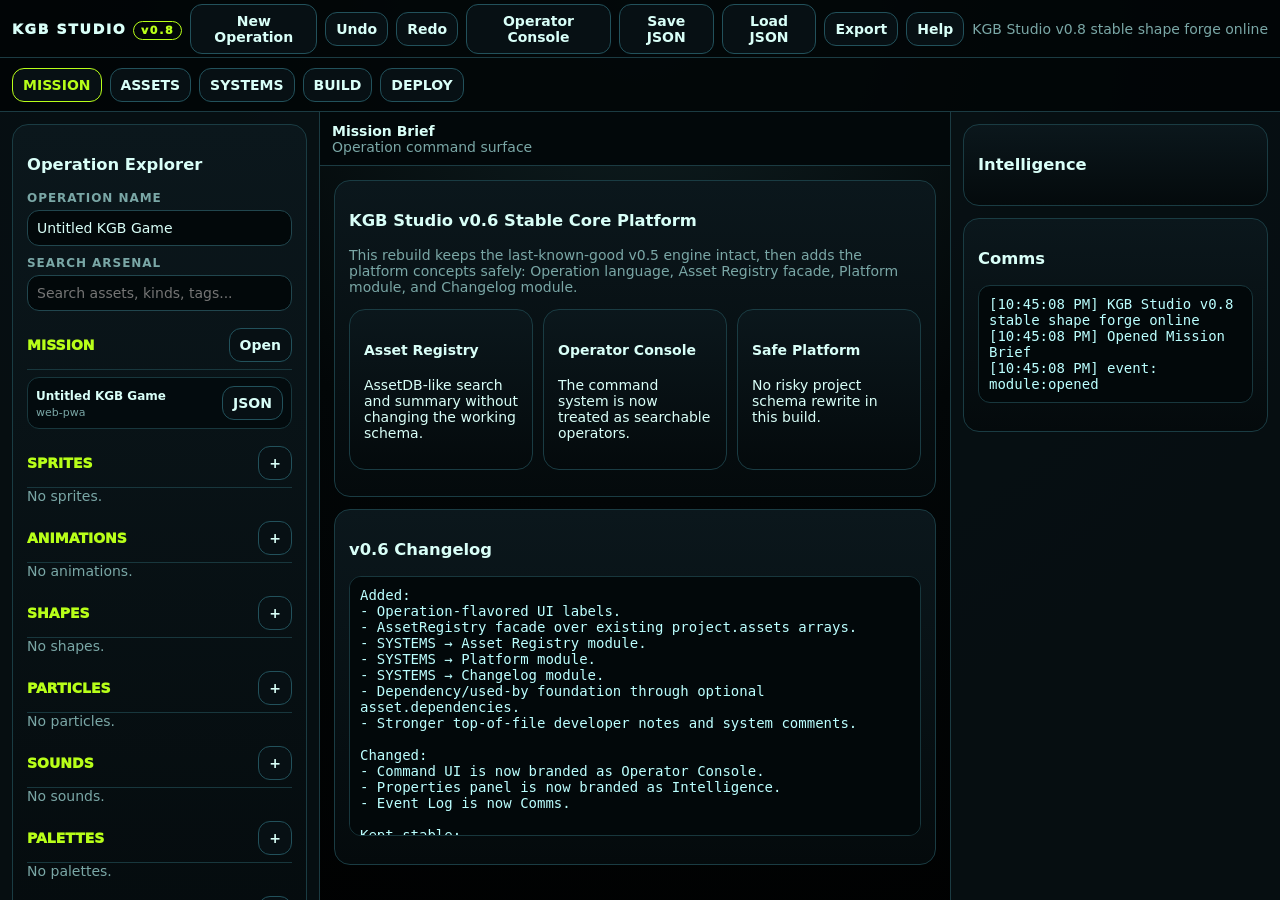
<file: archive/kgb_studio_v0_8_stable_shape_forge.html>
<!doctype html>
<html lang="en">
<head>
<meta charset="utf-8">
<meta name="viewport" content="width=device-width,initial-scale=1">
<title>KGB Studio v0.8 - Stable Shape Forge</title>
<style>
:root{--bg:#020607;--panel:#071014;--line:#1b3b42;--text:#d9fff8;--muted:#7aa7a6;--green:#b8ff19;--cyan:#00e5ff;--mag:#ff2bd6;--orange:#ff8a00}
*{box-sizing:border-box}html,body{height:100%;margin:0;background:radial-gradient(circle at 50% 0%,#102124,#020607 45%,#000);color:var(--text);font:14px system-ui,Segoe UI,Arial;overflow:hidden}
button,input,textarea,select{font:inherit}button{border:1px solid #22515b;background:#071014;color:var(--text);border-radius:12px;padding:8px 10px;font-weight:800;cursor:pointer}button:hover{border-color:var(--cyan)}button.active{border-color:var(--green);color:var(--green)}button.primary{background:linear-gradient(#d9ff63,#77d900);color:#071014;border-color:var(--green)}button.hot{border-color:var(--mag)}input,textarea,select{width:100%;background:#02080a;color:var(--text);border:1px solid #21464e;border-radius:12px;padding:9px}textarea{min-height:110px;font-family:monospace}label{display:block;margin:10px 0 5px;color:var(--muted);font-size:12px;font-weight:900;text-transform:uppercase;letter-spacing:.08em}
.app{height:100%;display:grid;grid-template-rows:58px 54px 1fr}.top,.nav{display:flex;gap:8px;align-items:center;padding:8px 12px;border-bottom:1px solid var(--line);background:rgba(2,6,7,.92);overflow:auto}.brand{font-weight:1000;letter-spacing:.12em;white-space:nowrap}.pill{border:1px solid var(--green);color:var(--green);border-radius:99px;padding:2px 7px;font-size:11px}.status{margin-left:auto;color:var(--muted);white-space:nowrap}.shell{min-height:0;display:grid;grid-template-columns:320px 1fr 330px}.left,.right{min-height:0;overflow:auto;background:rgba(7,16,20,.88);padding:12px;border-right:1px solid var(--line)}.right{border-right:0;border-left:1px solid var(--line)}.center{min-width:0;min-height:0;display:grid;grid-template-rows:54px 1fr}.bar{display:flex;align-items:center;justify-content:space-between;gap:8px;padding:9px 12px;border-bottom:1px solid var(--line);background:#02080a}.work{min-height:0;overflow:auto;padding:14px}.card{background:linear-gradient(#0b171c,#040a0c);border:1px solid #1a3c43;border-radius:16px;padding:14px;margin-bottom:12px}.row{display:flex;gap:8px;align-items:center;flex-wrap:wrap}.grid{display:grid;grid-template-columns:1fr 1fr;gap:12px}.grid3{display:grid;grid-template-columns:repeat(3,1fr);gap:10px}.muted{color:var(--muted)}.treeHead{display:flex;justify-content:space-between;align-items:center;color:var(--green);font-weight:1000;border-bottom:1px solid #18373d;margin-top:10px;padding:7px 0}.treeItem{display:flex;justify-content:space-between;align-items:center;gap:8px;border:1px solid #18373d;border-radius:12px;background:#030b0e;margin:7px 0;padding:8px}.treeItem b{font-size:12px}.treeItem span{font-size:11px;color:var(--muted)}pre{white-space:pre-wrap;max-height:260px;overflow:auto;background:#02080a;border:1px solid #18373d;border-radius:12px;padding:10px;color:#bff}.stage{display:grid;place-items:center;min-height:520px;border:1px solid #18373d;border-radius:18px;background:#000;overflow:hidden}canvas{max-width:100%;height:auto;touch-action:none}.sprite{display:grid;grid-template-columns:1fr 270px;gap:12px}.tools{display:grid;grid-template-columns:1fr 1fr;gap:8px}.moduleCard{border:1px solid #21464e;border-radius:14px;padding:12px;background:#030b0e}.badge{background:var(--green);color:#071014;border-radius:99px;padding:2px 7px;font-size:11px;font-weight:1000}.modalBg{position:fixed;inset:0;display:none;place-items:center;background:rgba(0,0,0,.72);z-index:9;padding:18px}.modalBg.show{display:grid}.modal{max-width:880px;width:100%;max-height:88vh;overflow:auto;background:#061014;border:1px solid var(--cyan);border-radius:18px;padding:16px}.cmd{position:fixed;inset:0;display:none;place-items:start center;background:rgba(0,0,0,.65);z-index:10;padding-top:10vh}.cmd.show{display:grid}.cmdBox{width:min(760px,92vw);background:#061014;border:1px solid var(--cyan);border-radius:18px;padding:12px;box-shadow:0 0 40px rgba(0,229,255,.22)}.cmdItem{padding:10px;border:1px solid #18373d;border-radius:12px;margin-top:8px;background:#030b0e;cursor:pointer}.cmdItem:hover{border-color:var(--green)}.thumb{width:100%;aspect-ratio:1.6;border:1px solid #18373d;border-radius:14px;background:#000;display:grid;place-items:center;overflow:hidden;margin-bottom:10px}.thumb canvas{width:100%;height:100%}.mini{font-size:11px;color:var(--muted)}.tag{display:inline-block;border:1px solid #22515b;border-radius:99px;padding:2px 7px;margin:2px;color:var(--cyan);font-size:11px}.shapeShell{display:grid;grid-template-columns:1fr 280px;gap:12px}.shapeTools{display:grid;grid-template-columns:1fr 1fr;gap:8px}.shapeStage{display:grid;place-items:center;min-height:520px;border:1px solid #18373d;border-radius:18px;background:#000;overflow:hidden}@media(max-width:900px){.shapeShell{grid-template-columns:1fr}.shapeStage{min-height:48vh}}
@media(max-width:900px){.shell{grid-template-columns:1fr;grid-template-rows:auto 1fr auto}.left,.right{max-height:28vh;border:0;border-bottom:1px solid var(--line)}.right{border-top:1px solid var(--line)}.grid,.grid3,.sprite{grid-template-columns:1fr}.status{display:none}.stage{min-height:48vh}}
</style>
</head>
<body>
<div class="app">
<header class="top"><div class="brand">KGB STUDIO <span class="pill">v0.8</span></div><button id="newBtn">New Operation</button><button id="undoBtn">Undo</button><button id="redoBtn">Redo</button><button id="cmdBtn">Operator Console</button><button id="saveBtn">Save JSON</button><button id="loadBtn">Load JSON</button><input id="loadInput" type="file" accept=".json" hidden><button id="exportBtn">Export</button><button id="helpBtn">Help</button><div id="status" class="status">Ready.</div></header>
<nav id="nav" class="nav"></nav>
<section class="shell">
<aside class="left"><div class="card"><h3>Operation Explorer</h3><label>Operation Name</label><input id="projectName"><label>Search Arsenal</label><input id="filter" placeholder="Search assets, kinds, tags..."><div id="explorer"></div></div></aside>
<main class="center"><div class="bar"><div><b id="title"></b><div id="subtitle" class="muted"></div></div><div id="actions" class="row"></div></div><div id="work" class="work"></div></main>
<aside class="right"><div class="card"><h3>Intelligence</h3><div id="props" class="muted">No asset selected.</div></div><div class="card"><h3>Comms</h3><pre id="log"></pre></div></aside>
</section>
</div>
<div id="modalBg" class="modalBg"><div class="modal"><div class="row" style="justify-content:space-between"><h2 id="modalTitle">Help</h2><button id="closeModal">Close</button></div><div id="modalBody"></div></div></div>
<div id="cmd" class="cmd"><div class="cmdBox"><input id="cmdSearch" placeholder="Type a command..."><div id="cmdList"></div></div></div>

<script>

/*
===============================================================================
KGB STUDIO v0.8 — STABLE SHAPE FORGE

WHY THIS VERSION EXISTS
-----------------------
v0.7 gave us a safe Asset Inspector without changing the project schema.
v0.8 adds the next creator module: Shape Forge.

This is intentionally a "safe first cut" of Shape Forge:
- It uses the working v0.7 shell.
- It uses the existing adapter pattern.
- It saves shape assets into project.assets.shapes.
- It does not migrate AssetDB or rewrite the plugin host yet.

WHAT'S NEW IN v0.8
------------------
- ASSETS → Shape Forge module.
- Shape asset creation and editing.
- Select, rectangle, rounded rectangle, ellipse, polygon, line, pen tools.
- Move selected shape.
- Duplicate/delete/clear shape objects.
- Fill, stroke, stroke weight, glow, opacity controls.
- Shape asset save/update.
- Shape JS export.
- Shape preview support in the Intelligence panel.
- Operator Console command for Shape Forge.
- Changelog updated for this release.

REPO ACTION
-----------
Replace root index.html with this file.

SUGGESTED COMMIT
----------------
Add KGB Studio v0.8 stable Shape Forge module

COMMENTING STANDARD
-------------------
KGB Studio files stay intentionally over-commented:
- Developer notes at the top of the script.
- Section headers for major systems.
- Plain-English explanations for risky logic.
- Changelog/commit notes for every release.

===============================================================================
*/
const $=s=>document.querySelector(s), $$=s=>[...document.querySelectorAll(s)];
const uid=p=>p+"_"+Date.now().toString(36)+"_"+Math.random().toString(36).slice(2,7);
function esc(s){return String(s??"").replace(/[&<>"']/g,c=>({"&":"&amp;","<":"&lt;",">":"&gt;","\"":"&quot;","'":"&#39;"}[c]||c))}
function safe(s){return String(s||"kgb_project").toLowerCase().replace(/[^a-z0-9]+/g,"_").replace(/^_|_$/g,"")}
function dl(n,t,m="text/plain"){const b=new Blob([t],{type:m}),a=document.createElement("a");a.href=URL.createObjectURL(b);a.download=n;a.click();URL.revokeObjectURL(a.href)}
function project(name="Untitled KGB Game"){const now=new Date().toISOString();return{meta:{name,created:now,updated:now,studioVersion:"0.8"},mission:{note:""},assets:{sprites:[],animations:[],shapes:[],particles:[],sounds:[],palettes:[],tiles:[],maps:[],misc:[]},settings:{theme:"kgb-neon",target:"web-pwa"}}}
function norm(p){let b=project(p?.meta?.name);return{...b,...p,meta:{...b.meta,...(p.meta||{})},assets:{...b.assets,...(p.assets||{})},settings:{...b.settings,...(p.settings||{})}}}

/* EVENT BUS: simple pub/sub so modules can emit events without tight coupling. */
const Bus={handlers:{},on(e,fn){(this.handlers[e] ||= []).push(fn)},emit(e,data){(this.handlers[e]||[]).forEach(fn=>fn(data));Studio.log("event: "+e)}};

/* OPERATOR CONSOLE BACKEND: still called Commands internally, but this is our operator search/run system. */
const Commands={
 list:[],
 add(id,label,run){this.list.push({id,label,run})},
 open(){renderCommands();$("#cmd").classList.add("show");$("#cmdSearch").value="";$("#cmdSearch").focus()},
 close(){$("#cmd").classList.remove("show")},
 run(id){let c=this.list.find(x=>x.id===id);if(c){c.run();this.close()}}
};
function renderCommands(){let q=($("#cmdSearch")?.value||"").toLowerCase();$("#cmdList").innerHTML=Commands.list.filter(c=>!q||c.label.toLowerCase().includes(q)||c.id.includes(q)).map(c=>'<div class="cmdItem" data-cmd="'+c.id+'"><b>'+esc(c.label)+'</b><br><span class="muted">'+esc(c.id)+'</span></div>').join("");$("#cmdList").querySelectorAll("[data-cmd]").forEach(x=>x.onclick=()=>Commands.run(x.dataset.cmd))}

/* HISTORY: snapshot-based undo/redo for project-level asset mutations. */
const History={undo:[],redo:[],snapshot(label){Studio.sync();this.undo.push({label,state:JSON.stringify(Studio.state.project)});this.redo=[];updateHistoryButtons()},restore(item){Studio.hydrate(JSON.parse(item.state))},undoIt(){if(!this.undo.length)return;this.redo.push({label:"redo",state:JSON.stringify(Studio.state.project)});this.restore(this.undo.pop());Studio.log("Undo")},redoIt(){if(!this.redo.length)return;this.undo.push({label:"undo",state:JSON.stringify(Studio.state.project)});this.restore(this.redo.pop());Studio.log("Redo")}};
function updateHistoryButtons(){$("#undoBtn").disabled=!History.undo.length;$("#redoBtn").disabled=!History.redo.length}


/*
-------------------------------------------------------------------------------
ASSET REGISTRY FACADE

This is the safe v0.6 version of AssetDB.

Instead of replacing the known-good project.assets arrays, this facade gives us
AssetDB-like capabilities while keeping the existing schema stable.

Later, when we're ready, this can become a true UUID AssetDB. For now it gives:
- all()      -> list every asset across all buckets
- find()     -> search all assets
- get()      -> retrieve an asset by bucket/id
- usedBy()   -> dependency graph foundation
- summary()  -> counts by bucket
-------------------------------------------------------------------------------
*/
const AssetRegistry={
  buckets(){
    return Studio.state.project.assets || {};
  },

  all(){
    const out=[];
    Object.entries(this.buckets()).forEach(([bucket,items])=>{
      (items||[]).forEach(asset=>{
        out.push({bucket,asset});
      });
    });
    return out;
  },

  find(query){
    const q=String(query||"").toLowerCase();
    return this.all().filter(({bucket,asset})=>{
      const text=[
        bucket,
        asset.id,
        asset.name,
        asset.kind,
        asset.adapter,
        ...(asset.tags||[])
      ].join(" ").toLowerCase();
      return !q || text.includes(q);
    });
  },

  get(bucket,id){
    return (this.buckets()[bucket]||[]).find(asset=>asset.id===id);
  },

  usedBy(bucket,id){
    return this.all().filter(({asset})=>{
      return (asset.dependencies||[]).some(dep=>dep.bucket===bucket && dep.id===id);
    });
  },

  summary(){
    const rows={};
    Object.entries(this.buckets()).forEach(([bucket,items])=>{
      rows[bucket]=(items||[]).length;
    });
    return rows;
  }
};

/*
-------------------------------------------------------------------------------
ASSET PREVIEW HELPERS

The Intelligence panel needs a fast way to preview selected assets.

For now:
- Sprite assets with procedural objects are drawn on a mini canvas.
- Other assets get a labeled tactical placeholder card.

This stays intentionally simple so it cannot break the working editor.
-------------------------------------------------------------------------------
*/
function renderAssetPreview(asset,canvas){
  if(!canvas)return;

  const ctx=canvas.getContext("2d");
  ctx.clearRect(0,0,canvas.width,canvas.height);

  // Dark tactical background.
  ctx.fillStyle="#000";
  ctx.fillRect(0,0,canvas.width,canvas.height);

  // Light grid gives every preview the same KGB Studio visual language.
  ctx.strokeStyle="#00e5ff33";
  ctx.lineWidth=1;
  for(let x=0;x<canvas.width;x+=24){
    ctx.beginPath();
    ctx.moveTo(x,0);
    ctx.lineTo(x,canvas.height);
    ctx.stroke();
  }
  for(let y=0;y<canvas.height;y+=24){
    ctx.beginPath();
    ctx.moveTo(0,y);
    ctx.lineTo(canvas.width,y);
    ctx.stroke();
  }

  // Sprite Forge assets currently store procedural objects directly on asset.objects.
  if(asset?.objects?.length){
    ctx.save();
    ctx.scale(0.36,0.36);
    ctx.translate(170,35);

    // Reuse SpriteForge.draw safely by temporarily pointing its ctx at preview ctx.
    const oldCtx=SpriteForge.ctx;
    SpriteForge.ctx=ctx;
    asset.objects.forEach(o=>SpriteForge.draw(o));
    SpriteForge.ctx=oldCtx;

    ctx.restore();
    return;
  }

  // Shape Forge assets store vector objects on asset.shapes.
  if(asset?.shapes?.length && typeof ShapeForge!=="undefined"){
    ctx.save();
    ctx.scale(0.36,0.36);
    ctx.translate(170,35);

    // Reuse ShapeForge.drawShape safely by temporarily pointing its ctx at preview ctx.
    const oldCtx=ShapeForge.ctx;
    ShapeForge.ctx=ctx;
    asset.shapes.forEach(o=>ShapeForge.drawShape(o));
    ShapeForge.ctx=oldCtx;

    ctx.restore();
    return;
  }

  // Generic fallback preview for non-canvas assets.
  ctx.fillStyle="#b8ff19";
  ctx.font="bold 18px system-ui";
  ctx.fillText(String(asset?.kind||"asset").toUpperCase(),20,42);
  ctx.fillStyle="#7aa7a6";
  ctx.font="14px system-ui";
  ctx.fillText(String(asset?.name||"Unnamed Asset"),20,68);
}

/*
-------------------------------------------------------------------------------
DEPENDENCY VIEW HELPERS

Dependencies are optional in this stable schema.

A dependency is expected to look like:
  { bucket: "sprites", id: "sprites_xxxxx" }

This creates the foundation for richer dependency graphs later.
-------------------------------------------------------------------------------
*/
function dependencyLabel(dep){
  if(!dep)return "unknown dependency";
  const target=AssetRegistry.get(dep.bucket,dep.id);
  return target ? (target.name||target.id) : `${dep.bucket}/${dep.id}`;
}


/* STUDIO CORE: owns module registry, adapter registry, shared project state, selection, and mutation helpers. */
const Studio={
 modules:new Map(), adapters:new Map(), state:{project:project(),selection:null},
 log(m){$("#log").textContent="["+new Date().toLocaleTimeString()+"] "+m+"\n"+$("#log").textContent;$("#status").textContent=m},
 register(m){this.modules.set(m.id,m)},
 installAdapter(a){this.adapters.set(a.id,a);this.register(a.toModule())},
 open(id,opt={}){const m=this.modules.get(id);if(!m)return this.log("Missing module "+id);$("#title").textContent=m.title;$("#subtitle").textContent=m.description||"";$("#work").innerHTML="";$("#actions").innerHTML="";$("#props").innerHTML="";m.render?.($("#work"),this,opt);m.actions?.($("#actions"),this,opt);m.properties?.($("#props"),this,opt);$$("[data-section]").forEach(b=>b.classList.toggle("active",b.dataset.section===m.section));Bus.emit("module:opened",{id});this.log("Opened "+m.title)},
 sync(){this.state.project.meta.name=$("#projectName").value.trim()||"Untitled KGB Game";this.state.project.meta.updated=new Date().toISOString()},
 exportProject(){this.sync();return JSON.stringify(this.state.project,null,2)},
 hydrate(p){this.state.project=norm(p);$("#projectName").value=this.state.project.meta.name;renderExplorer();this.renderProps();updateHistoryButtons();this.log("Project loaded")},
 mutate(label,fn){History.snapshot(label);fn();this.sync();renderExplorer();this.renderProps();Bus.emit("project:changed",{label})},
 addAsset(type,a){this.mutate("add "+type,()=>{a.id ||= uid(type);a.created ||= new Date().toISOString();a.updated=new Date().toISOString();this.state.project.assets[type].push(a)});this.log("Saved "+type.slice(0,-1)+": "+a.name);return a},
 find(type,id){return(this.state.project.assets[type]||[]).find(a=>a.id===id)},
 updateAsset(type,id,patch){this.mutate("update asset",()=>{let a=this.find(type,id);if(a)Object.assign(a,patch,{id,updated:new Date().toISOString()})});},
 deleteAsset(type,id){this.mutate("delete asset",()=>{let arr=this.state.project.assets[type]||[],i=arr.findIndex(a=>a.id===id);if(i>=0)arr.splice(i,1);this.state.selection=null})},
 duplicateAsset(type,id){this.mutate("duplicate asset",()=>{let a=this.find(type,id);if(a){let c=JSON.parse(JSON.stringify(a));c.id=uid(type);c.name=(c.name||"Asset")+" Copy";this.state.project.assets[type].push(c)}})},
 selectAsset(type,id){let a=this.find(type,id);if(!a)return;this.state.selection={type,id};this.renderProps();let adapter=[...this.adapters.values()].find(ad=>ad.canOpen?.(a));if(adapter)this.open(adapter.moduleId,{asset:a});else this.log("Selected "+a.name)},
 renderProps(){
  let s=this.state.selection,p=$("#props");

  // Nothing selected: keep Intelligence quiet and clear.
  if(!s){
    p.innerHTML='<div class="muted">No asset selected.</div>';
    return;
  }

  let a=this.find(s.type,s.id);
  if(!a){
    p.textContent="Missing asset";
    return;
  }

  // Optional dependency data. This does not require a schema migration.
  let deps=a.dependencies||[];
  let usedBy=AssetRegistry.usedBy(s.type,s.id);

  // Rich Intelligence panel. This is still backed by the stable v0.5/v0.6 asset shape.
  p.innerHTML=
    '<div class="thumb"><canvas id="assetThumb" width="320" height="200"></canvas></div>'+
    '<label>Name</label><input id="pname" value="'+esc(a.name||"")+'">'+
    '<label>Bucket</label><input disabled value="'+esc(s.type)+'">'+
    '<label>Kind</label><input disabled value="'+esc(a.kind||"asset")+'">'+
    '<label>Folder</label><input id="pfolder" value="'+esc(a.folder||"/")+'">'+
    '<label>Tags comma-separated</label><input id="ptags" value="'+esc((a.tags||[]).join(", "))+'">'+
    '<label>Notes</label><textarea id="pnotes">'+esc(a.notes||"")+'</textarea>'+
    '<div class="row">'+
      '<button class="primary" id="applyP">Apply</button>'+
      '<button id="openP">Open</button>'+
      '<button id="dupeP">Duplicate</button>'+
      '<button class="hot" id="delP">Delete</button>'+
    '</div>'+
    '<p class="mini">ID: '+esc(a.id||"")+'</p>'+
    '<p class="mini">Dependencies: '+deps.length+' • Used by: '+usedBy.length+'</p>'+
    '<div>'+
      deps.map(dep=>'<span class="tag">uses '+esc(dependencyLabel(dep))+'</span>').join("")+
      usedBy.map(item=>'<span class="tag">used by '+esc(item.asset.name||item.asset.id)+'</span>').join("")+
    '</div>'+
    '<label>Raw Asset JSON</label><textarea id="pjson">'+esc(JSON.stringify(a,null,2))+'</textarea>';

  renderAssetPreview(a,$("#assetThumb"));

  // Apply writes the friendly fields back into the raw JSON object, then saves.
  $("#applyP").onclick=()=>{
    try{
      let raw=JSON.parse($("#pjson").value);
      raw.name=$("#pname").value;
      raw.folder=$("#pfolder").value||"/";
      raw.tags=$("#ptags").value.split(",").map(x=>x.trim()).filter(Boolean);
      raw.notes=$("#pnotes").value;
      this.updateAsset(s.type,s.id,raw);
    }catch(e){
      alert(e.message);
    }
  };

  $("#openP").onclick=()=>this.selectAsset(s.type,s.id);
  $("#dupeP").onclick=()=>this.duplicateAsset(s.type,s.id);
  $("#delP").onclick=()=>{
    if(confirm("Delete asset?"))this.deleteAsset(s.type,s.id);
  };
}
};

const sections={MISSION:[["mission.brief","Brief"],["mission.project","Project JSON"]],ASSETS:[["asset.library","Asset Library"],["asset.inspector","Asset Inspector"],["asset.shapeforge","Shape Forge"],["asset.spriteforge","Sprite Forge"],["asset.adapters","Module Adapters"]],SYSTEMS:[["system.runtime","Runtime Preview"],["system.taio","TAIO"],["system.registry","Asset Registry"],["system.platform","Platform"],["system.events","Event Bus"],["system.changelog","Changelog"]],BUILD:[["build.export","Export"],["build.validate","Validate"]],DEPLOY:[["deploy.notes","Deploy Notes"]]};
function renderNav(){let n=$("#nav");n.innerHTML="";Object.keys(sections).forEach(sec=>{let b=document.createElement("button");b.textContent=sec;b.dataset.section=sec;b.onclick=()=>Studio.open(sections[sec][0][0]);n.appendChild(b)})}
function renderExplorer(){let q=($("#filter")?.value||"").toLowerCase(),p=Studio.state.project,root=$("#explorer");let h='<div class="treeHead"><span>MISSION</span><button data-open="mission.brief">Open</button></div><div class="treeItem"><div><b>'+esc(p.meta.name)+'</b><br><span>'+esc(p.settings.target)+'</span></div><button data-open="mission.project">JSON</button></div>';["sprites","animations","shapes","particles","sounds","palettes","tiles","maps"].forEach(type=>{let arr=(p.assets[type]||[]).filter(a=>!q||(a.name||"").toLowerCase().includes(q)||(a.kind||"").toLowerCase().includes(q));h+='<div class="treeHead"><span>'+type.toUpperCase()+'</span><button data-open="'+(type==="sprites"?"asset.spriteforge":type==="shapes"?"asset.shapeforge":"asset.adapters")+'">+</button></div>';h+=arr.length?arr.map(a=>'<div class="treeItem"><div><b>'+esc(a.name||a.id)+'</b><br><span>'+esc(a.kind||"asset")+'</span></div><button data-type="'+type+'" data-id="'+a.id+'">Open</button></div>').join(""):'<div class="muted">No '+type+'.</div>'});root.innerHTML=h;root.querySelectorAll("[data-open]").forEach(b=>b.onclick=()=>Studio.open(b.dataset.open));root.querySelectorAll("[data-id]").forEach(b=>b.onclick=()=>Studio.selectAsset(b.dataset.type,b.dataset.id))}

/* TOOL ADAPTER FACTORY: promotes standalone tools into Studio modules without rewriting them. */
function createToolAdapter(o){return{...o,toModule(){return{id:o.moduleId,section:o.section,title:o.title,description:o.description,render:(r,s,opt)=>o.render(r,s,opt),actions:(r,s,opt)=>{r.innerHTML='<button id="adSave">Save Asset</button><button id="adExport">Export</button>';$("#adSave").onclick=()=>o.save?.(s,opt);$("#adExport").onclick=()=>o.exportAsset?.(s,opt)},properties:(p,s,opt)=>{p.innerHTML=opt?.asset?'<div class="muted">Opened: '+esc(opt.asset.name)+'</div>':'<div class="muted">'+esc(o.title)+' adapter active.</div>'}}}}}

/* SPRITE FORGE LITE: the first embedded canvas asset editor. Kept stable from v0.5. */
const SpriteForge={canvas:null,ctx:null,objects:[],selectedId:null,tool:"select",isDown:false,draft:null,start:null,currentAsset:null,style:{fill:"#ff8a00",stroke:"#b8ff19",weight:4,glow:12},
 init(asset){this.canvas=$("#spriteCanvas");this.ctx=this.canvas.getContext("2d");this.objects=asset?.objects?JSON.parse(JSON.stringify(asset.objects)):[];this.currentAsset=asset||null;this.selectedId=null;this.render();this.canvas.onpointerdown=e=>this.down(e);this.canvas.onpointermove=e=>this.move(e);this.canvas.onpointerup=e=>this.up(e);this.canvas.onpointercancel=e=>this.up(e)},
 pos(e){let r=this.canvas.getBoundingClientRect();return{x:(e.clientX-r.left)*this.canvas.width/r.width,y:(e.clientY-r.top)*this.canvas.height/r.height}},
 down(e){this.canvas.setPointerCapture(e.pointerId);this.isDown=true;let p=this.pos(e);this.start=p;if(this.tool==="select"){let hit=this.hit(p.x,p.y);this.selectedId=hit?.id||null;this.draft=hit?{x:p.x,y:p.y,ox:hit.x,oy:hit.y,pts:hit.points?JSON.parse(JSON.stringify(hit.points)):null}:null;this.render();return}if(this.tool==="pen"){this.draft={type:"path",points:[p],style:{...this.style},id:uid("obj")};return}this.draft={type:this.tool,x:p.x,y:p.y,w:1,h:1,style:{...this.style},id:uid("obj")}},
 move(e){if(!this.isDown)return;let p=this.pos(e);if(this.tool==="select"&&this.selectedId&&this.draft){let o=this.objects.find(x=>x.id===this.selectedId);if(o){if(o.points&&this.draft.pts){let dx=p.x-this.draft.x,dy=p.y-this.draft.y;o.points=this.draft.pts.map(pt=>({x:pt.x+dx,y:pt.y+dy}))}else{o.x=this.draft.ox+(p.x-this.draft.x);o.y=this.draft.oy+(p.y-this.draft.y)}this.render()}return}if(this.tool==="pen"&&this.draft){this.draft.points.push(p);this.render();this.draw(this.draft);return}if(this.draft){this.draft.w=p.x-this.start.x;this.draft.h=p.y-this.start.y;this.render();this.draw(this.draft)}},
 up(){if(!this.isDown)return;this.isDown=false;if(this.draft&&this.tool!=="select"){this.objects.push(this.draft);this.selectedId=this.draft.id;this.draft=null;this.render();Bus.emit("sprite:changed",{})}},
 bounds(o){if(o.type==="path"){let xs=o.points.map(p=>p.x),ys=o.points.map(p=>p.y);return{x:Math.min(...xs)-10,y:Math.min(...ys)-10,w:Math.max(...xs)-Math.min(...xs)+20,h:Math.max(...ys)-Math.min(...ys)+20}}return{x:Math.min(o.x,o.x+o.w),y:Math.min(o.y,o.y+o.h),w:Math.abs(o.w),h:Math.abs(o.h)}},
 hit(x,y){for(let i=this.objects.length-1;i>=0;i--){let b=this.bounds(this.objects[i]);if(x>=b.x&&x<=b.x+b.w&&y>=b.y&&y<=b.y+b.h)return this.objects[i]}return null},
 selected(){return this.objects.find(o=>o.id===this.selectedId)},
 render(){let c=this.canvas,ctx=this.ctx;if(!ctx)return;ctx.clearRect(0,0,c.width,c.height);let bg=ctx.createRadialGradient(256,256,20,256,256,420);bg.addColorStop(0,"#092126");bg.addColorStop(1,"#000");ctx.fillStyle=bg;ctx.fillRect(0,0,c.width,c.height);ctx.strokeStyle="#00e5ff22";for(let x=0;x<c.width;x+=32){ctx.beginPath();ctx.moveTo(x,0);ctx.lineTo(x,c.height);ctx.stroke()}for(let y=0;y<c.height;y+=32){ctx.beginPath();ctx.moveTo(0,y);ctx.lineTo(c.width,y);ctx.stroke()}this.objects.forEach(o=>this.draw(o));let s=this.selected();if(s){let b=this.bounds(s);ctx.save();ctx.setLineDash([8,6]);ctx.strokeStyle="#fff";ctx.strokeRect(b.x-6,b.y-6,b.w+12,b.h+12);ctx.restore()}},
 draw(o){let ctx=this.ctx,s=o.style||this.style;ctx.save();ctx.shadowColor=s.stroke;ctx.shadowBlur=s.glow;ctx.lineWidth=s.weight;ctx.strokeStyle=s.stroke;ctx.fillStyle=s.fill;ctx.beginPath();if(o.type==="rect")ctx.rect(o.x,o.y,o.w,o.h);if(o.type==="ellipse")ctx.ellipse(o.x+o.w/2,o.y+o.h/2,Math.abs(o.w/2),Math.abs(o.h/2),0,0,Math.PI*2);if(o.type==="triangle"){ctx.moveTo(o.x+o.w/2,o.y);ctx.lineTo(o.x+o.w,o.y+o.h);ctx.lineTo(o.x,o.y+o.h);ctx.closePath()}if(o.type==="path"){ctx.moveTo(o.points[0].x,o.points[0].y);for(let i=1;i<o.points.length;i++)ctx.lineTo(o.points[i].x,o.points[i].y)}if(o.type!=="path")ctx.fill();ctx.stroke();ctx.restore()},
 payload(){return{name:$("#sfName")?.value||"Procedural Sprite",kind:"procedural-canvas-sprite",adapter:"sprite-forge",objects:JSON.parse(JSON.stringify(this.objects)),drawFunction:this.exportJS()}},
 exportJS(){return "function drawKGBSprite(ctx){\n  const objects="+JSON.stringify(this.objects,null,2)+";\n  // draw objects here\n}"},
 del(){if(!this.selectedId)return;this.objects=this.objects.filter(o=>o.id!==this.selectedId);this.selectedId=null;this.render();Bus.emit("sprite:changed",{})},dupe(){let o=this.selected();if(!o)return;let n=JSON.parse(JSON.stringify(o));n.id=uid("obj");if(n.points)n.points=n.points.map(p=>({x:p.x+18,y:p.y+18}));else{n.x+=18;n.y+=18}this.objects.push(n);this.selectedId=n.id;this.render();Bus.emit("sprite:changed",{})},clear(){if(confirm("Clear?")){this.objects=[];this.selectedId=null;this.render();Bus.emit("sprite:changed",{})}}
};

Studio.register({id:"mission.brief",section:"MISSION",title:"Mission Brief",description:"Operation command surface",render(r){r.innerHTML='<div class="card"><h3>KGB Studio v0.6 Stable Core Platform</h3><p class="muted">This rebuild keeps the last-known-good v0.5 engine intact, then adds the platform concepts safely: Operation language, Asset Registry facade, Platform module, and Changelog module.</p><div class="grid3"><div class="card"><h4>Asset Registry</h4><p>AssetDB-like search and summary without changing the working schema.</p></div><div class="card"><h4>Operator Console</h4><p>The command system is now treated as searchable operators.</p></div><div class="card"><h4>Safe Platform</h4><p>No risky project schema rewrite in this build.</p></div></div></div><div class="card"><h3>v0.6 Changelog</h3><pre>Added:\n- Operation-flavored UI labels.\n- AssetRegistry facade over existing project.assets arrays.\n- SYSTEMS → Asset Registry module.\n- SYSTEMS → Platform module.\n- SYSTEMS → Changelog module.\n- Dependency/used-by foundation through optional asset.dependencies.\n- Stronger top-of-file developer notes and system comments.\n\nChanged:\n- Command UI is now branded as Operator Console.\n- Properties panel is now branded as Intelligence.\n- Event Log is now Comms.\n\nKept stable:\n- Existing v0.5 project schema.\n- Existing adapters.\n- Existing Sprite Forge Lite.\n- Existing undo/redo and command wiring.\n\nSuggested commit:\nAdd KGB Studio v0.8 stable Shape Forge module</pre></div>'}});
Studio.register({id:"mission.project",section:"MISSION",title:"Project JSON",description:"Live project object",render(r){r.innerHTML='<div class="card"><h3>Project JSON</h3><button id="refresh">Refresh</button><pre id="json"></pre></div>';$("#refresh").onclick=()=>$("#json").textContent=Studio.exportProject();$("#refresh").click()}});
Studio.register({id:"asset.library",section:"ASSETS",title:"Asset Library",description:"Manage project assets",render(r){r.innerHTML='<div class="card"><h3>Asset Library</h3><p class="muted">Use the Project Explorer on the left. Select assets to open/edit/delete/duplicate.</p><div class="grid3">'+Object.entries(Studio.state.project.assets).map(([k,v])=>'<div class="card"><h4>'+k+'</h4><p>'+v.length+'</p></div>').join("")+'</div></div>'}});

/*
-------------------------------------------------------------------------------
ASSETS → ASSET INSPECTOR

This module explains/hosts the inspector. The live editable inspector is the
right-side Intelligence panel, because that panel follows the selected asset.
-------------------------------------------------------------------------------
*/
Studio.register({id:"asset.inspector",section:"ASSETS",title:"Asset Inspector",description:"Rich metadata, preview, and dependency inspection",render(r){
  const sel=Studio.state.selection;
  const asset=sel?Studio.find(sel.type,sel.id):null;
  r.innerHTML='<div class="card"><h3>Asset Inspector</h3><p class="muted">Select an asset from Operation Explorer. The right-side Intelligence panel now shows preview, metadata, tags, notes, dependencies, used-by, and raw JSON.</p>'+
    (asset?'<pre>'+esc(JSON.stringify({bucket:sel.type,id:asset.id,name:asset.name,kind:asset.kind,tags:asset.tags||[],dependencies:asset.dependencies||[]},null,2))+'</pre>':'<p>No asset selected.</p>')+
    '</div>';
}});


/*
-------------------------------------------------------------------------------
SHAPE FORGE MODULE

Shape Forge is the canonical vector-shape editor path.

This first stable version is deliberately conservative:
- It uses simple object geometry, not complex boolean path math yet.
- It saves into project.assets.shapes using the existing v0.5/v0.7 schema.
- It provides enough drawing/editing to become useful without risking the shell.
- More advanced boolean operations come later after the stable module pattern holds.

Current shape object model:
{
  id,
  type: "rect" | "roundrect" | "ellipse" | "polygon" | "line" | "path",
  x, y, w, h,
  sides,
  points,
  style:{ fill, stroke, weight, glow, opacity }
}
-------------------------------------------------------------------------------
*/
const ShapeForge={
  canvas:null,
  ctx:null,
  shapes:[],
  selectedId:null,
  tool:"select",
  isDown:false,
  draft:null,
  start:null,
  currentAsset:null,

  style:{
    fill:"#ff8a00",
    stroke:"#00e5ff",
    weight:4,
    glow:10,
    opacity:1,
    sides:3,
    radius:18
  },

  init(asset){
    this.canvas=$("#shapeCanvas");
    this.ctx=this.canvas.getContext("2d");
    this.shapes=asset?.shapes?JSON.parse(JSON.stringify(asset.shapes)):[];
    this.currentAsset=asset||null;
    this.selectedId=null;
    this.tool="select";
    this.render();

    // Pointer events work for mouse, stylus, and touch.
    this.canvas.onpointerdown=e=>this.down(e);
    this.canvas.onpointermove=e=>this.move(e);
    this.canvas.onpointerup=e=>this.up(e);
    this.canvas.onpointercancel=e=>this.up(e);
  },

  pos(e){
    const r=this.canvas.getBoundingClientRect();
    return {
      x:(e.clientX-r.left)*this.canvas.width/r.width,
      y:(e.clientY-r.top)*this.canvas.height/r.height
    };
  },

  down(e){
    this.canvas.setPointerCapture(e.pointerId);
    this.isDown=true;
    const p=this.pos(e);
    this.start=p;

    // Select/move mode.
    if(this.tool==="select"){
      const hit=this.hit(p.x,p.y);
      this.selectedId=hit?.id||null;
      this.draft=hit?{
        x:p.x,
        y:p.y,
        ox:hit.x,
        oy:hit.y,
        pts:hit.points?JSON.parse(JSON.stringify(hit.points)):null
      }:null;
      this.render();
      return;
    }

    // Pen tool records a point path.
    if(this.tool==="pen"){
      this.draft={
        id:uid("shape"),
        type:"path",
        points:[p],
        style:{...this.style}
      };
      return;
    }

    // All other tools start as rectangle-like bounding boxes.
    this.draft={
      id:uid("shape"),
      type:this.tool,
      x:p.x,
      y:p.y,
      w:1,
      h:1,
      sides:+this.style.sides||3,
      radius:+this.style.radius||18,
      style:{...this.style}
    };
  },

  move(e){
    if(!this.isDown)return;
    const p=this.pos(e);

    // Move existing selected shape.
    if(this.tool==="select"&&this.selectedId&&this.draft){
      const o=this.shapes.find(x=>x.id===this.selectedId);
      if(o){
        if(o.points&&this.draft.pts){
          const dx=p.x-this.draft.x, dy=p.y-this.draft.y;
          o.points=this.draft.pts.map(pt=>({x:pt.x+dx,y:pt.y+dy}));
        }else{
          o.x=this.draft.ox+(p.x-this.draft.x);
          o.y=this.draft.oy+(p.y-this.draft.y);
        }
        this.render();
      }
      return;
    }

    // Continue path drawing.
    if(this.tool==="pen"&&this.draft){
      this.draft.points.push(p);
      this.render();
      this.drawShape(this.draft);
      return;
    }

    // Resize draft shape from start point to current point.
    if(this.draft){
      this.draft.w=p.x-this.start.x;
      this.draft.h=p.y-this.start.y;
      this.render();
      this.drawShape(this.draft);
    }
  },

  up(){
    if(!this.isDown)return;
    this.isDown=false;

    // Finish draft shape.
    if(this.draft&&this.tool!=="select"){
      this.shapes.push(this.draft);
      this.selectedId=this.draft.id;
      this.draft=null;
      this.render();
      Bus.emit("shape:changed",{});
    }
  },

  bounds(o){
    if(o.type==="path"||o.type==="line"){
      const pts=o.type==="line"
        ? [{x:o.x,y:o.y},{x:o.x+o.w,y:o.y+o.h}]
        : o.points;
      const xs=pts.map(p=>p.x), ys=pts.map(p=>p.y);
      return {
        x:Math.min(...xs)-10,
        y:Math.min(...ys)-10,
        w:Math.max(...xs)-Math.min(...xs)+20,
        h:Math.max(...ys)-Math.min(...ys)+20
      };
    }
    return {
      x:Math.min(o.x,o.x+o.w),
      y:Math.min(o.y,o.y+o.h),
      w:Math.abs(o.w),
      h:Math.abs(o.h)
    };
  },

  hit(x,y){
    for(let i=this.shapes.length-1;i>=0;i--){
      const b=this.bounds(this.shapes[i]);
      if(x>=b.x&&x<=b.x+b.w&&y>=b.y&&y<=b.y+b.h)return this.shapes[i];
    }
    return null;
  },

  selected(){
    return this.shapes.find(o=>o.id===this.selectedId);
  },

  render(){
    const c=this.canvas,ctx=this.ctx;
    if(!ctx)return;

    ctx.clearRect(0,0,c.width,c.height);

    // Tactical background.
    const bg=ctx.createRadialGradient(256,256,20,256,256,420);
    bg.addColorStop(0,"#092126");
    bg.addColorStop(1,"#000");
    ctx.fillStyle=bg;
    ctx.fillRect(0,0,c.width,c.height);

    // Grid.
    ctx.strokeStyle="#00e5ff22";
    ctx.lineWidth=1;
    for(let x=0;x<c.width;x+=32){
      ctx.beginPath();ctx.moveTo(x,0);ctx.lineTo(x,c.height);ctx.stroke();
    }
    for(let y=0;y<c.height;y+=32){
      ctx.beginPath();ctx.moveTo(0,y);ctx.lineTo(c.width,y);ctx.stroke();
    }

    // Draw all vector objects.
    this.shapes.forEach(o=>this.drawShape(o));

    // Draw selection bounds.
    const s=this.selected();
    if(s){
      const b=this.bounds(s);
      ctx.save();
      ctx.setLineDash([8,6]);
      ctx.strokeStyle="#fff";
      ctx.lineWidth=2;
      ctx.strokeRect(b.x-6,b.y-6,b.w+12,b.h+12);
      ctx.restore();
    }
  },

  drawShape(o){
    const ctx=this.ctx;
    if(!ctx||!o)return;
    const s=o.style||this.style;

    ctx.save();
    ctx.globalAlpha=s.opacity ?? 1;
    ctx.shadowColor=s.stroke||"#00e5ff";
    ctx.shadowBlur=s.glow||0;
    ctx.lineWidth=s.weight||2;
    ctx.strokeStyle=s.stroke||"#00e5ff";
    ctx.fillStyle=s.fill||"#ff8a00";

    ctx.beginPath();

    if(o.type==="rect"){
      ctx.rect(o.x,o.y,o.w,o.h);
    }

    if(o.type==="roundrect"){
      this.roundRectPath(ctx,o.x,o.y,o.w,o.h,o.radius||18);
    }

    if(o.type==="ellipse"){
      ctx.ellipse(o.x+o.w/2,o.y+o.h/2,Math.abs(o.w/2),Math.abs(o.h/2),0,0,Math.PI*2);
    }

    if(o.type==="polygon"){
      this.polygonPath(ctx,o.x,o.y,o.w,o.h,o.sides||3);
    }

    if(o.type==="line"){
      ctx.moveTo(o.x,o.y);
      ctx.lineTo(o.x+o.w,o.y+o.h);
    }

    if(o.type==="path"&&o.points?.length){
      ctx.moveTo(o.points[0].x,o.points[0].y);
      for(let i=1;i<o.points.length;i++)ctx.lineTo(o.points[i].x,o.points[i].y);
    }

    if(o.type!=="line"&&o.type!=="path")ctx.fill();
    ctx.stroke();
    ctx.restore();
  },

  roundRectPath(ctx,x,y,w,h,r){
    const x1=Math.min(x,x+w), y1=Math.min(y,y+h);
    const x2=Math.max(x,x+w), y2=Math.max(y,y+h);
    const rr=Math.min(Math.abs(r),Math.abs(x2-x1)/2,Math.abs(y2-y1)/2);
    ctx.moveTo(x1+rr,y1);
    ctx.arcTo(x2,y1,x2,y2,rr);
    ctx.arcTo(x2,y2,x1,y2,rr);
    ctx.arcTo(x1,y2,x1,y1,rr);
    ctx.arcTo(x1,y1,x2,y1,rr);
    ctx.closePath();
  },

  polygonPath(ctx,x,y,w,h,sides){
    const cx=x+w/2, cy=y+h/2;
    const rx=Math.abs(w/2), ry=Math.abs(h/2);
    const n=Math.max(3,Math.min(12,+sides||3));
    for(let i=0;i<n;i++){
      const a=-Math.PI/2+(i/n)*Math.PI*2;
      const px=cx+Math.cos(a)*rx;
      const py=cy+Math.sin(a)*ry;
      if(i===0)ctx.moveTo(px,py);
      else ctx.lineTo(px,py);
    }
    ctx.closePath();
  },

  applyStyleToSelected(){
    const o=this.selected();
    if(!o)return;
    o.style={...this.style};
    if(o.type==="polygon")o.sides=+this.style.sides||3;
    if(o.type==="roundrect")o.radius=+this.style.radius||18;
    this.render();
  },

  payload(){
    return {
      name:$("#shapeName")?.value||"Shape Asset",
      kind:"vector-shape",
      adapter:"shape-forge",
      folder:"/",
      tags:["shape","vector"],
      notes:"",
      shapes:JSON.parse(JSON.stringify(this.shapes)),
      drawFunction:this.exportJS()
    };
  },

  exportJS(){
    return "function drawKGBShape(ctx){\n  const shapes="+JSON.stringify(this.shapes,null,2)+";\n  // Use KGB Studio Shape Forge renderer or port drawShape logic here.\n}";
  },

  del(){
    if(!this.selectedId)return;
    this.shapes=this.shapes.filter(o=>o.id!==this.selectedId);
    this.selectedId=null;
    this.render();
    Bus.emit("shape:changed",{});
  },

  dupe(){
    const o=this.selected();
    if(!o)return;
    const n=JSON.parse(JSON.stringify(o));
    n.id=uid("shape");
    if(n.points)n.points=n.points.map(p=>({x:p.x+18,y:p.y+18}));
    else{n.x+=18;n.y+=18;}
    this.shapes.push(n);
    this.selectedId=n.id;
    this.render();
    Bus.emit("shape:changed",{});
  },

  clear(){
    if(confirm("Clear Shape Forge canvas?")){
      this.shapes=[];
      this.selectedId=null;
      this.render();
      Bus.emit("shape:changed",{});
    }
  }
};

/*
-------------------------------------------------------------------------------
SHAPE FORGE ADAPTER

This follows the same safe adapter pattern as Sprite Forge:
- render() draws the module UI
- save() writes shape assets into project.assets.shapes
- exportAsset() prints reusable JS
- canOpen() allows shape assets to reopen in Shape Forge
-------------------------------------------------------------------------------
*/
Studio.installAdapter(createToolAdapter({
  id:"shape-forge",
  moduleId:"asset.shapeforge",
  section:"ASSETS",
  title:"Shape Forge",
  description:"Stable vector shape editor for reusable KGB Studio geometry.",
  canOpen:a=>a.adapter==="shape-forge"||a.kind==="vector-shape",

  render(r,s,opt){
    const a=opt?.asset;

    r.innerHTML='<div class="shapeShell">'+
      '<div class="card"><h3>Shape Canvas</h3><div class="shapeStage"><canvas id="shapeCanvas" width="512" height="512"></canvas></div></div>'+
      '<div class="card"><h3>Shape Tools</h3>'+
        '<div class="shapeTools">'+
          '<button data-shape-tool="select" class="active">Select</button>'+
          '<button data-shape-tool="pen">Pen</button>'+
          '<button data-shape-tool="rect">Rect</button>'+
          '<button data-shape-tool="roundrect">Round Rect</button>'+
          '<button data-shape-tool="ellipse">Ellipse</button>'+
          '<button data-shape-tool="polygon">Polygon</button>'+
          '<button data-shape-tool="line">Line</button>'+
          '<button id="shapeDelete">Delete</button>'+
          '<button id="shapeDupe">Duplicate</button>'+
          '<button id="shapeClear" class="hot">Clear</button>'+
        '</div>'+
        '<label>Fill</label><input id="shapeFill" type="color" value="#ff8a00">'+
        '<label>Stroke</label><input id="shapeStroke" type="color" value="#00e5ff">'+
        '<label>Stroke Weight</label><input id="shapeWeight" type="range" min="1" max="30" value="4">'+
        '<label>Glow</label><input id="shapeGlow" type="range" min="0" max="60" value="10">'+
        '<label>Opacity</label><input id="shapeOpacity" type="range" min="0.1" max="1" step="0.05" value="1">'+
        '<label>Polygon Sides</label><input id="shapeSides" type="range" min="3" max="12" value="3">'+
        '<label>Corner Radius</label><input id="shapeRadius" type="range" min="0" max="80" value="18">'+
        '<label>Shape Asset Name</label><input id="shapeName" value="'+esc(a?.name||"New Shape Asset")+'">'+
        '<div class="row"><button class="primary" id="shapeSave">'+(a?"Update":"Save")+' Asset</button><button id="shapeExport">Export JS</button></div>'+
      '</div>'+
    '</div><div class="card"><h3>Shape Export</h3><pre id="shapeOut"></pre></div>';

    ShapeForge.init(a);

    $$("[data-shape-tool]").forEach(b=>b.onclick=()=>{
      $$("[data-shape-tool]").forEach(x=>x.classList.remove("active"));
      b.classList.add("active");
      ShapeForge.tool=b.dataset.shapeTool;
    });

    const syncStyle=()=>{
      ShapeForge.style={
        fill:$("#shapeFill").value,
        stroke:$("#shapeStroke").value,
        weight:+$("#shapeWeight").value,
        glow:+$("#shapeGlow").value,
        opacity:+$("#shapeOpacity").value,
        sides:+$("#shapeSides").value,
        radius:+$("#shapeRadius").value
      };
      ShapeForge.applyStyleToSelected();
    };

    ["shapeFill","shapeStroke","shapeWeight","shapeGlow","shapeOpacity","shapeSides","shapeRadius"].forEach(id=>{
      $("#"+id).oninput=syncStyle;
    });

    $("#shapeDelete").onclick=()=>ShapeForge.del();
    $("#shapeDupe").onclick=()=>ShapeForge.dupe();
    $("#shapeClear").onclick=()=>ShapeForge.clear();

    $("#shapeSave").onclick=()=>{
      const payload=ShapeForge.payload();
      if(a?.id)Studio.updateAsset("shapes",a.id,payload);
      else Studio.addAsset("shapes",payload);
    };

    $("#shapeExport").onclick=()=>$("#shapeOut").textContent=ShapeForge.exportJS();
  },

  save(){
    const payload=ShapeForge.payload();
    if(ShapeForge.currentAsset?.id)Studio.updateAsset("shapes",ShapeForge.currentAsset.id,payload);
    else Studio.addAsset("shapes",payload);
  },

  exportAsset(){
    $("#shapeOut").textContent=ShapeForge.exportJS();
  }
}));

Studio.register({id:"asset.adapters",section:"ASSETS",title:"Module Adapters",description:"Promoted tool registry",render(r){r.innerHTML='<div class="card"><h3>Adapter Registry</h3><p class="muted">Adapters are wrappers. Each one defines render, save, load/open, export, and asset compatibility.</p><div class="grid">'+[...Studio.adapters.values()].map(a=>'<div class="moduleCard"><div class="row" style="justify-content:space-between"><h4>'+esc(a.title)+'</h4><span class="badge">INSTALLED</span></div><p>'+esc(a.description)+'</p><button data-open="'+a.moduleId+'">Open</button></div>').join("")+'<div class="moduleCard"><h4>Next</h4><p>TAIO, Particle Forge, Sound Forge, Palette Forge, Tile Forge, GIF Forge, Asset Slicer, PWA Tester, ZIP Tool.</p></div></div></div>';r.querySelectorAll("[data-open]").forEach(b=>b.onclick=()=>Studio.open(b.dataset.open))}});

Studio.installAdapter(createToolAdapter({id:"sprite-forge",moduleId:"asset.spriteforge",section:"ASSETS",title:"Sprite Forge",description:"Promoted procedural canvas sprite tool",canOpen:a=>a.adapter==="sprite-forge"||a.kind==="procedural-canvas-sprite",
render(r,s,opt){let a=opt?.asset;r.innerHTML='<div class="sprite"><div class="card"><h3>Canvas</h3><div class="stage"><canvas id="spriteCanvas" width="512" height="512"></canvas></div></div><div class="card"><h3>Tools</h3><div class="tools"><button data-tool="select" class="active">Select</button><button data-tool="pen">Pen</button><button data-tool="rect">Rect</button><button data-tool="ellipse">Ellipse</button><button data-tool="triangle">Triangle</button><button id="del">Delete</button><button id="dupe">Duplicate</button><button id="clear" class="hot">Clear</button></div><label>Fill</label><input id="fill" type="color" value="#ff8a00"><label>Stroke</label><input id="stroke" type="color" value="#b8ff19"><label>Weight</label><input id="weight" type="range" min="1" max="24" value="4"><label>Glow</label><input id="glow" type="range" min="0" max="50" value="12"><label>Sprite Name</label><input id="sfName" value="'+esc(a?.name||"New Procedural Sprite")+'"><div class="row"><button class="primary" id="saveSprite">'+(a?"Update":"Save")+' Asset</button><button id="exportJS">Export JS</button></div></div></div><div class="card"><h3>Export</h3><pre id="spriteOut"></pre></div>';SpriteForge.init(a);$$("[data-tool]").forEach(b=>b.onclick=()=>{$$("[data-tool]").forEach(x=>x.classList.remove("active"));b.classList.add("active");SpriteForge.tool=b.dataset.tool});["fill","stroke","weight","glow"].forEach(id=>$("#"+id).oninput=()=>{SpriteForge.style={fill:$("#fill").value,stroke:$("#stroke").value,weight:+$("#weight").value,glow:+$("#glow").value};let o=SpriteForge.selected();if(o){o.style={...SpriteForge.style};SpriteForge.render()}});$("#del").onclick=()=>SpriteForge.del();$("#dupe").onclick=()=>SpriteForge.dupe();$("#clear").onclick=()=>SpriteForge.clear();$("#saveSprite").onclick=()=>{let payload=SpriteForge.payload();if(a?.id)Studio.updateAsset("sprites",a.id,payload);else Studio.addAsset("sprites",payload)};$("#exportJS").onclick=()=>$("#spriteOut").textContent=SpriteForge.exportJS()},
save(){let p=SpriteForge.payload();if(SpriteForge.currentAsset?.id)Studio.updateAsset("sprites",SpriteForge.currentAsset.id,p);else Studio.addAsset("sprites",p)},exportAsset(){$("#spriteOut").textContent=SpriteForge.exportJS()}}));

Studio.register({id:"system.runtime",section:"SYSTEMS",title:"Runtime Preview",description:"Preview saved sprite asset",render(r){r.innerHTML='<div class="card"><h3>Runtime Preview</h3><div class="stage"><canvas id="run" width="720" height="420"></canvas></div></div>';let c=$("#run"),ctx=c.getContext("2d");function loop(t){ctx.clearRect(0,0,c.width,c.height);ctx.fillStyle="#000";ctx.fillRect(0,0,c.width,c.height);ctx.strokeStyle="#00e5ff33";for(let x=0;x<c.width;x+=40){ctx.beginPath();ctx.moveTo(x,0);ctx.lineTo(x,c.height);ctx.stroke()}let spr=Studio.state.project.assets.sprites.at(-1);if(spr?.objects){ctx.save();ctx.translate(100+Math.sin(t/600)*30,0);let old=SpriteForge.ctx;SpriteForge.ctx=ctx;spr.objects.forEach(o=>SpriteForge.draw(o));SpriteForge.ctx=old;ctx.restore()}else{ctx.fillStyle="#b8ff19";ctx.fillText("Save a sprite asset first.",30,40)}requestAnimationFrame(loop)}loop(0)}});
Studio.register({id:"system.taio",section:"SYSTEMS",title:"TAIO",description:"Placeholder adapter",render(r){r.innerHTML='<div class="card"><h3>TAIO Placeholder</h3><textarea id="tin"></textarea><button onclick="tout.textContent=btoa(unescape(encodeURIComponent(tin.value)))">Base64</button><pre id="tout"></pre></div>'}});
Studio.register({id:"system.events",section:"SYSTEMS",title:"Event Bus",description:"Module event monitor",render(r){r.innerHTML='<div class="card"><h3>Event Bus</h3><p class="muted">Modules emit events here. This lets our LEGO pieces talk without being tangled together.</p><pre id="eventsOut">Open modules and edit assets to see events in the log.</pre></div>'}});

/*
-------------------------------------------------------------------------------
SYSTEMS → ASSET REGISTRY

This is a read-only operational view of every asset in the current project.
It proves the AssetDB idea without migrating the schema yet.
-------------------------------------------------------------------------------
*/
Studio.register({id:"system.registry",section:"SYSTEMS",title:"Asset Registry",description:"Safe AssetDB facade over current project assets",render(r){
  const query=$("#filter")?.value||"";
  const found=AssetRegistry.find(query);
  const summary=AssetRegistry.summary();
  r.innerHTML='<div class="card"><h3>Asset Registry</h3><p class="muted">This is the safe v0.6 AssetDB layer. It indexes the existing project.assets arrays instead of replacing them.</p><div class="grid3">'+Object.entries(summary).map(([k,v])=>'<div class="card"><h4>'+esc(k)+'</h4><p>'+v+'</p></div>').join("")+'</div></div><div class="card"><h3>Search Results</h3><pre>'+esc(JSON.stringify(found.map(x=>({bucket:x.bucket,id:x.asset.id,name:x.asset.name,kind:x.asset.kind,adapter:x.asset.adapter,dependencies:x.asset.dependencies||[]})),null,2))+'</pre></div>';
}});

/*
-------------------------------------------------------------------------------
SYSTEMS → PLATFORM

This module documents what the Studio platform currently knows how to do.
It is intentionally simple and safe.
-------------------------------------------------------------------------------
*/
Studio.register({id:"system.platform",section:"SYSTEMS",title:"Platform",description:"Core platform status and registered capabilities",render(r){
  r.innerHTML='<div class="card"><h3>Platform Status</h3><div class="grid3"><div class="card"><h4>Modules</h4><p>'+Studio.modules.size+'</p></div><div class="card"><h4>Adapters</h4><p>'+Studio.adapters.size+'</p></div><div class="card"><h4>Operators</h4><p>'+Commands.list.length+'</p></div></div></div><div class="card"><h3>Registered Modules</h3><pre>'+esc(JSON.stringify([...Studio.modules.keys()],null,2))+'</pre></div><div class="card"><h3>Registered Adapters</h3><pre>'+esc(JSON.stringify([...Studio.adapters.keys()],null,2))+'</pre></div>';
}});

/*
-------------------------------------------------------------------------------
SYSTEMS → CHANGELOG

Every release should have commit-ready notes visible inside the app.
-------------------------------------------------------------------------------
*/
Studio.register({id:"system.changelog",section:"SYSTEMS",title:"Changelog",description:"Commit notes for this build",render(r){
  r.innerHTML='<div class="card"><h3>KGB Studio v0.8 Changelog</h3><pre>Added:\\n- Operation-flavored UI labels.\\n- AssetRegistry facade over current project.assets arrays.\\n- SYSTEMS → Asset Registry module.\\n- SYSTEMS → Platform module.\\n- SYSTEMS → Changelog module.\\n- Dependency graph foundation using optional asset.dependencies.\\n- Over-commented developer notes and system section comments.\\n\\nChanged:\\n- Command button renamed Operator Console.\\n- Project Explorer renamed Operation Explorer.\\n- Properties renamed Intelligence.\\n- Event Log renamed Comms.\\n\\nKept stable:\\n- v0.5 project schema.\\n- v0.5 adapter system.\\n- v0.5 Sprite Forge Lite.\\n- v0.5 command/history/event wiring.\\n\\nSuggested commit:\\nAdd KGB Studio v0.6 stable core platform</pre></div>';
}});


Studio.register({id:"build.export",section:"BUILD",title:"Export Center",description:"Export project and assets",render(r){r.innerHTML='<div class="card"><h3>Export</h3><button class="primary" id="dlp">Download Project JSON</button><button id="dla">Download Asset Index</button><pre>v0.5 exports project JSON and asset index.</pre></div>';$("#dlp").onclick=()=>dl(safe(Studio.state.project.meta.name)+".kgbproject.json",Studio.exportProject(),"application/json");$("#dla").onclick=()=>dl(safe(Studio.state.project.meta.name)+"_assets.json",JSON.stringify(Studio.state.project.assets,null,2),"application/json")}});
Studio.register({id:"build.validate",section:"BUILD",title:"Validator",description:"Check project",render(r){r.innerHTML='<div class="card"><h3>Validator</h3><button id="val">Run</button><pre id="vout"></pre></div>';$("#val").onclick=()=>$("#vout").textContent=Object.entries(Studio.state.project.assets).map(([k,v])=>k+": "+v.length).join("\n")}});
Studio.register({id:"deploy.notes",section:"DEPLOY",title:"Deploy Notes",description:"Repo and domain notes",render(r){r.innerHTML='<div class="card"><h3>Deploy Notes</h3><pre>Use kgbarcade.dev for KGB Studio.\nKeep repo private while prototyping.\nFor now, put this file at repo root as index.html.</pre></div>'}});

/* OPERATOR REGISTRATION: add searchable actions to the Operator Console. */
function registerCommands(){Commands.add("open.shape","Open Shape Forge",()=>Studio.open("asset.shapeforge"));Commands.add("open.sprite","Open Sprite Forge",()=>Studio.open("asset.spriteforge"));Commands.add("open.assets","Open Asset Library",()=>Studio.open("asset.library"));Commands.add("open.runtime","Open Runtime Preview",()=>Studio.open("system.runtime"));Commands.add("open.registry","Open Asset Registry",()=>Studio.open("system.registry"));Commands.add("open.inspector","Open Asset Inspector",()=>Studio.open("asset.inspector"));Commands.add("open.platform","Open Platform Status",()=>Studio.open("system.platform"));Commands.add("open.changelog","Open Changelog",()=>Studio.open("system.changelog"));Commands.add("open.export","Open Export Center",()=>Studio.open("build.export"));Commands.add("project.save","Download Project JSON",()=>dl(safe($("#projectName").value)+".kgbproject.json",Studio.exportProject(),"application/json"));Commands.add("history.undo","Undo",()=>History.undoIt());Commands.add("history.redo","Redo",()=>History.redoIt())}
/* BOOT: wires the UI, registers operators, opens the first module, and starts Studio. */
function boot(){renderNav();registerCommands();$("#projectName").value=Studio.state.project.meta.name;renderExplorer();updateHistoryButtons();$("#filter").oninput=renderExplorer;$("#projectName").oninput=()=>{Studio.sync();renderExplorer()};$("#newBtn").onclick=()=>{if(confirm("New project?"))Studio.hydrate(project())};$("#saveBtn").onclick=()=>dl(safe($("#projectName").value)+".kgbproject.json",Studio.exportProject(),"application/json");$("#loadBtn").onclick=()=>$("#loadInput").click();$("#loadInput").onchange=async e=>{let f=e.target.files[0];if(!f)return;try{Studio.hydrate(JSON.parse(await f.text()));Studio.open("mission.brief")}catch(err){alert(err.message)}};$("#exportBtn").onclick=()=>Studio.open("build.export");$("#undoBtn").onclick=()=>History.undoIt();$("#redoBtn").onclick=()=>History.redoIt();$("#cmdBtn").onclick=()=>Commands.open();$("#cmdSearch").oninput=renderCommands;$("#cmd").onclick=e=>{if(e.target.id==="cmd")Commands.close()};document.addEventListener("keydown",e=>{if((e.ctrlKey||e.metaKey)&&e.key.toLowerCase()==="k"){e.preventDefault();Commands.open()} if((e.ctrlKey||e.metaKey)&&e.key.toLowerCase()==="z"){e.preventDefault();History.undoIt()}});$("#helpBtn").onclick=()=>{$("#modalTitle").textContent="KGB Studio v0.8 Help";$("#modalBody").innerHTML="<p><b>v0.8 is the stable Shape Forge build.</b></p><p>This version keeps the working schema and adds Shape Forge as a new creator module for reusable vector geometry. It saves shape assets into project.assets.shapes and supports preview in the Intelligence panel.</p><p>Use Ctrl/Cmd+K for the Operator Console. Undo/redo protects project-level asset actions like save/update/delete/duplicate.</p><p><b>Repo path:</b> replace root <code>index.html</code> with this file.</p>";$("#modalBg").classList.add("show")};$("#closeModal").onclick=()=>$("#modalBg").classList.remove("show");$("#modalBg").onclick=e=>{if(e.target.id==="modalBg")$("#modalBg").classList.remove("show")};Studio.open("mission.brief");Studio.log("KGB Studio v0.8 stable shape forge online")}
document.addEventListener("DOMContentLoaded",boot);
</script>
</body>
</html>
</file>
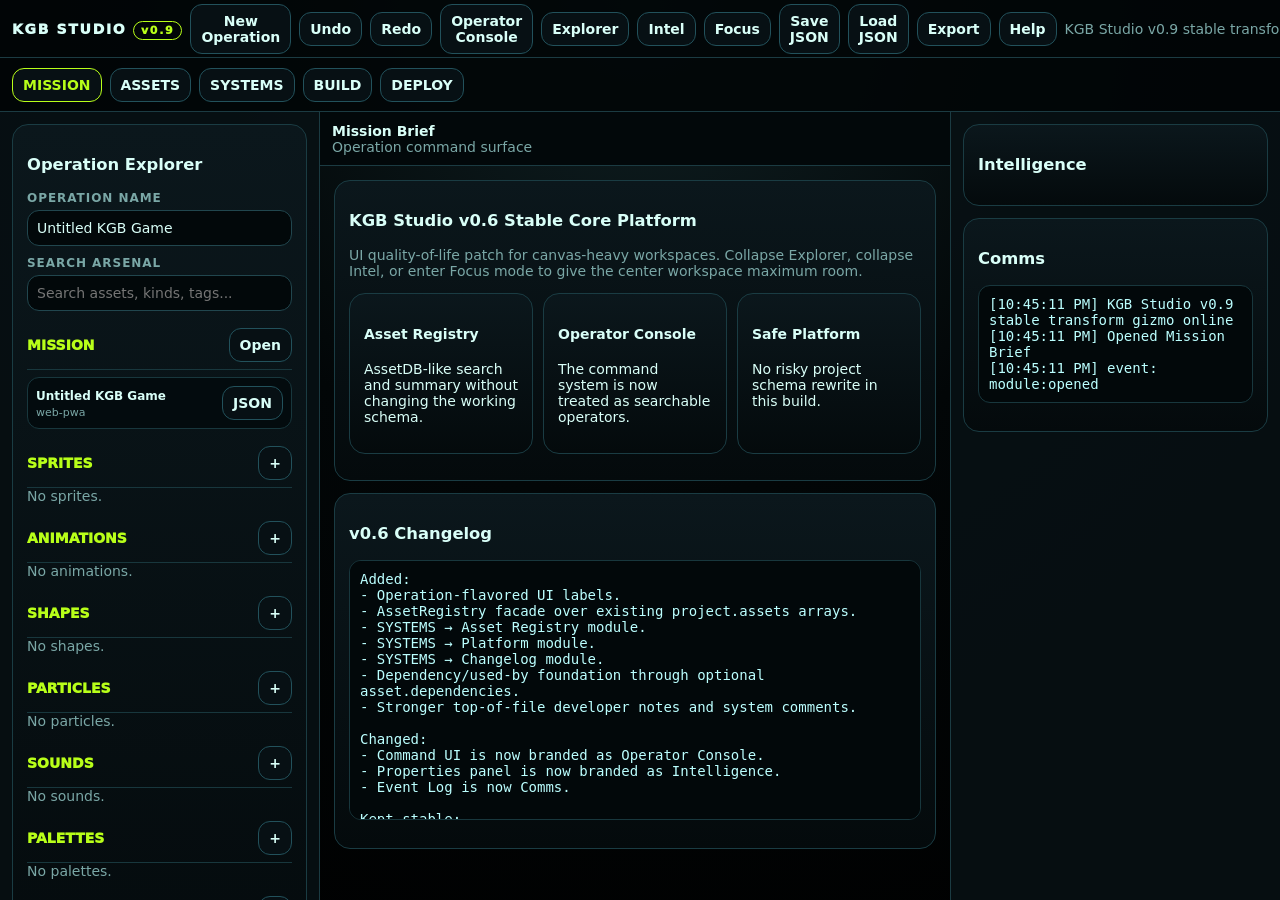
<file: archive/kgb_studio_v0_9_stable_transform_gizmo.html>
<!doctype html>
<html lang="en">
<head>
<meta charset="utf-8">
<meta name="viewport" content="width=device-width,initial-scale=1">
<title>KGB Studio v0.9 - Stable Transform Gizmo</title>
<style>
:root{--bg:#020607;--panel:#071014;--line:#1b3b42;--text:#d9fff8;--muted:#7aa7a6;--green:#b8ff19;--cyan:#00e5ff;--mag:#ff2bd6;--orange:#ff8a00}
*{box-sizing:border-box}html,body{height:100%;margin:0;background:radial-gradient(circle at 50% 0%,#102124,#020607 45%,#000);color:var(--text);font:14px system-ui,Segoe UI,Arial;overflow:hidden}
button,input,textarea,select{font:inherit}button{border:1px solid #22515b;background:#071014;color:var(--text);border-radius:12px;padding:8px 10px;font-weight:800;cursor:pointer}button:hover{border-color:var(--cyan)}button.active{border-color:var(--green);color:var(--green)}button.primary{background:linear-gradient(#d9ff63,#77d900);color:#071014;border-color:var(--green)}button.hot{border-color:var(--mag)}input,textarea,select{width:100%;background:#02080a;color:var(--text);border:1px solid #21464e;border-radius:12px;padding:9px}textarea{min-height:110px;font-family:monospace}label{display:block;margin:10px 0 5px;color:var(--muted);font-size:12px;font-weight:900;text-transform:uppercase;letter-spacing:.08em}
.app{height:100%;display:grid;grid-template-rows:58px 54px 1fr}.top,.nav{display:flex;gap:8px;align-items:center;padding:8px 12px;border-bottom:1px solid var(--line);background:rgba(2,6,7,.92);overflow:auto}.brand{font-weight:1000;letter-spacing:.12em;white-space:nowrap}.pill{border:1px solid var(--green);color:var(--green);border-radius:99px;padding:2px 7px;font-size:11px}.status{margin-left:auto;color:var(--muted);white-space:nowrap}.shell{min-height:0;display:grid;grid-template-columns:320px 1fr 330px}.left,.right{min-height:0;overflow:auto;background:rgba(7,16,20,.88);padding:12px;border-right:1px solid var(--line)}.right{border-right:0;border-left:1px solid var(--line)}.center{min-width:0;min-height:0;display:grid;grid-template-rows:54px 1fr}.bar{display:flex;align-items:center;justify-content:space-between;gap:8px;padding:9px 12px;border-bottom:1px solid var(--line);background:#02080a}.work{min-height:0;overflow:auto;padding:14px}.card{background:linear-gradient(#0b171c,#040a0c);border:1px solid #1a3c43;border-radius:16px;padding:14px;margin-bottom:12px}.row{display:flex;gap:8px;align-items:center;flex-wrap:wrap}.grid{display:grid;grid-template-columns:1fr 1fr;gap:12px}.grid3{display:grid;grid-template-columns:repeat(3,1fr);gap:10px}.muted{color:var(--muted)}.treeHead{display:flex;justify-content:space-between;align-items:center;color:var(--green);font-weight:1000;border-bottom:1px solid #18373d;margin-top:10px;padding:7px 0}.treeItem{display:flex;justify-content:space-between;align-items:center;gap:8px;border:1px solid #18373d;border-radius:12px;background:#030b0e;margin:7px 0;padding:8px}.treeItem b{font-size:12px}.treeItem span{font-size:11px;color:var(--muted)}pre{white-space:pre-wrap;max-height:260px;overflow:auto;background:#02080a;border:1px solid #18373d;border-radius:12px;padding:10px;color:#bff}.stage{display:grid;place-items:center;min-height:520px;border:1px solid #18373d;border-radius:18px;background:#000;overflow:hidden}canvas{max-width:100%;height:auto;touch-action:none}.sprite{display:grid;grid-template-columns:1fr 270px;gap:12px}.tools{display:grid;grid-template-columns:1fr 1fr;gap:8px}.moduleCard{border:1px solid #21464e;border-radius:14px;padding:12px;background:#030b0e}.badge{background:var(--green);color:#071014;border-radius:99px;padding:2px 7px;font-size:11px;font-weight:1000}.modalBg{position:fixed;inset:0;display:none;place-items:center;background:rgba(0,0,0,.72);z-index:9;padding:18px}.modalBg.show{display:grid}.modal{max-width:880px;width:100%;max-height:88vh;overflow:auto;background:#061014;border:1px solid var(--cyan);border-radius:18px;padding:16px}.cmd{position:fixed;inset:0;display:none;place-items:start center;background:rgba(0,0,0,.65);z-index:10;padding-top:10vh}.cmd.show{display:grid}.cmdBox{width:min(760px,92vw);background:#061014;border:1px solid var(--cyan);border-radius:18px;padding:12px;box-shadow:0 0 40px rgba(0,229,255,.22)}.cmdItem{padding:10px;border:1px solid #18373d;border-radius:12px;margin-top:8px;background:#030b0e;cursor:pointer}.cmdItem:hover{border-color:var(--green)}.thumb{width:100%;aspect-ratio:1.6;border:1px solid #18373d;border-radius:14px;background:#000;display:grid;place-items:center;overflow:hidden;margin-bottom:10px}.thumb canvas{width:100%;height:100%}.mini{font-size:11px;color:var(--muted)}.tag{display:inline-block;border:1px solid #22515b;border-radius:99px;padding:2px 7px;margin:2px;color:var(--cyan);font-size:11px}.shapeShell{display:grid;grid-template-columns:1fr 280px;gap:12px}.shapeTools{display:grid;grid-template-columns:1fr 1fr;gap:8px}.shapeStage{display:grid;place-items:center;min-height:520px;border:1px solid #18373d;border-radius:18px;background:#000;overflow:hidden}@media(max-width:900px){.shapeShell{grid-template-columns:1fr}.shapeStage{min-height:48vh}}
@media(max-width:900px){.shell{grid-template-columns:1fr;grid-template-rows:auto 1fr auto}.left,.right{max-height:28vh;border:0;border-bottom:1px solid var(--line)}.right{border-top:1px solid var(--line)}.grid,.grid3,.sprite{grid-template-columns:1fr}.status{display:none}.stage{min-height:48vh}}

/*
  Workspace Focus UI
  ------------------
  IMPORTANT FIX:
  Do NOT use display:none on grid children here.

  CSS grid auto-placement will remove display:none items from the grid flow.
  When the left panel disappeared, the center workspace got auto-placed into
  the first 0px column. That is why Explorer collapse created a tiny sliver.

  Instead, keep the left/right grid items present, but collapse their columns
  to 0 and visually hide their contents.
*/
body.left-collapsed .shell{grid-template-columns:0 minmax(0,1fr) 340px}
body.right-collapsed .shell{grid-template-columns:330px minmax(0,1fr) 0}
body.left-collapsed.right-collapsed .shell{grid-template-columns:0 minmax(0,1fr) 0}
body.workspace-focus .shell{grid-template-columns:0 minmax(0,1fr) 0}

body.left-collapsed .left,
body.workspace-focus .left{
  width:0;
  min-width:0;
  padding:0;
  border:0;
  overflow:hidden;
  opacity:0;
  pointer-events:none;
}

body.right-collapsed .right,
body.workspace-focus .right{
  width:0;
  min-width:0;
  padding:0;
  border:0;
  overflow:hidden;
  opacity:0;
  pointer-events:none;
}

body.workspace-focus .workspaceFocusBtn{border-color:var(--green);color:var(--green)}
body.left-collapsed #toggleLeftBtn,body.right-collapsed #toggleRightBtn{border-color:var(--green);color:var(--green)}
.focusHint{font-size:11px;color:var(--muted)}
.shapeList{max-height:170px;overflow:auto;border:1px solid #18373d;border-radius:12px;padding:8px;background:#02080a}
.shapeList label{display:flex;align-items:center;gap:6px;margin:4px 0;color:var(--text);font-size:12px;text-transform:none;letter-spacing:0}
.shapeList input{width:auto}.transformGrid{display:grid;grid-template-columns:1fr 1fr;gap:8px}.transformGrid input{padding:7px;font-size:12px}

</style>
</head>
<body>
<div class="app">
<header class="top"><div class="brand">KGB STUDIO <span class="pill">v0.9</span></div><button id="newBtn">New Operation</button><button id="undoBtn">Undo</button><button id="redoBtn">Redo</button><button id="cmdBtn">Operator Console</button><button id="toggleLeftBtn" title="Collapse/expand Operation Explorer">Explorer</button><button id="toggleRightBtn" title="Collapse/expand Intelligence/Comms">Intel</button><button id="focusBtn" class="workspaceFocusBtn" title="Focus workspace">Focus</button><button id="saveBtn">Save JSON</button><button id="loadBtn">Load JSON</button><input id="loadInput" type="file" accept=".json" hidden><button id="exportBtn">Export</button><button id="helpBtn">Help</button><div id="status" class="status">Ready.</div></header>
<nav id="nav" class="nav"></nav>
<section class="shell">
<aside class="left"><div class="card"><h3>Operation Explorer</h3><label>Operation Name</label><input id="projectName"><label>Search Arsenal</label><input id="filter" placeholder="Search assets, kinds, tags..."><div id="explorer"></div></div></aside>
<main class="center"><div class="bar"><div><b id="title"></b><div id="subtitle" class="muted"></div></div><div id="actions" class="row"></div></div><div id="work" class="work"></div></main>
<aside class="right"><div class="card"><h3>Intelligence</h3><div id="props" class="muted">No asset selected.</div></div><div class="card"><h3>Comms</h3><pre id="log"></pre></div></aside>
</section>
</div>
<div id="modalBg" class="modalBg"><div class="modal"><div class="row" style="justify-content:space-between"><h2 id="modalTitle">Help</h2><button id="closeModal">Close</button></div><div id="modalBody"></div></div></div>
<div id="cmd" class="cmd"><div class="cmdBox"><input id="cmdSearch" placeholder="Type a command..."><div id="cmdList"></div></div></div>

<script>

/*
===============================================================================
KGB STUDIO v0.9 — STABLE TRANSFORM GIZMO

CHANGELOG
---------
Added:
- Shape Forge transform handles around selected objects.
- Edge and corner resize handles.
- Shift-to-lock-aspect while resizing.
- Numeric X/Y/W/H transform fields.
- Apply Transform button.
- Mirror X and Mirror Y controls.
- Operator Console mirror commands.

Kept stable:
- Workspace collapse fix from v0.8.2.
- Shape Forge operations from v0.8.2.
- Existing project schema.
- Sprite Forge Lite.
- Asset Inspector.
- AssetRegistry facade.

REPO ACTION
-----------
Replace /studio/index.html with this file.

Suggested commit:
  Add KGB Studio v0.9 stable transform gizmo
===============================================================================
*/
const $=s=>document.querySelector(s), $$=s=>[...document.querySelectorAll(s)];
const uid=p=>p+"_"+Date.now().toString(36)+"_"+Math.random().toString(36).slice(2,7);
function esc(s){return String(s??"").replace(/[&<>"']/g,c=>({"&":"&amp;","<":"&lt;",">":"&gt;","\"":"&quot;","'":"&#39;"}[c]||c))}
function safe(s){return String(s||"kgb_project").toLowerCase().replace(/[^a-z0-9]+/g,"_").replace(/^_|_$/g,"")}
function dl(n,t,m="text/plain"){const b=new Blob([t],{type:m}),a=document.createElement("a");a.href=URL.createObjectURL(b);a.download=n;a.click();URL.revokeObjectURL(a.href)}
function project(name="Untitled KGB Game"){const now=new Date().toISOString();return{meta:{name,created:now,updated:now,studioVersion:"0.9"},mission:{note:""},assets:{sprites:[],animations:[],shapes:[],particles:[],sounds:[],palettes:[],tiles:[],maps:[],misc:[]},settings:{theme:"kgb-neon",target:"web-pwa"}}}
function norm(p){let b=project(p?.meta?.name);return{...b,...p,meta:{...b.meta,...(p.meta||{})},assets:{...b.assets,...(p.assets||{})},settings:{...b.settings,...(p.settings||{})}}}

/* EVENT BUS: simple pub/sub so modules can emit events without tight coupling. */
const Bus={handlers:{},on(e,fn){(this.handlers[e] ||= []).push(fn)},emit(e,data){(this.handlers[e]||[]).forEach(fn=>fn(data));Studio.log("event: "+e)}};

/* OPERATOR CONSOLE BACKEND: still called Commands internally, but this is our operator search/run system. */
const Commands={
 list:[],
 add(id,label,run){this.list.push({id,label,run})},
 open(){renderCommands();$("#cmd").classList.add("show");$("#cmdSearch").value="";$("#cmdSearch").focus()},
 close(){$("#cmd").classList.remove("show")},
 run(id){let c=this.list.find(x=>x.id===id);if(c){c.run();this.close()}}
};
function renderCommands(){let q=($("#cmdSearch")?.value||"").toLowerCase();$("#cmdList").innerHTML=Commands.list.filter(c=>!q||c.label.toLowerCase().includes(q)||c.id.includes(q)).map(c=>'<div class="cmdItem" data-cmd="'+c.id+'"><b>'+esc(c.label)+'</b><br><span class="muted">'+esc(c.id)+'</span></div>').join("");$("#cmdList").querySelectorAll("[data-cmd]").forEach(x=>x.onclick=()=>Commands.run(x.dataset.cmd))}

/* HISTORY: snapshot-based undo/redo for project-level asset mutations. */
const History={undo:[],redo:[],snapshot(label){Studio.sync();this.undo.push({label,state:JSON.stringify(Studio.state.project)});this.redo=[];updateHistoryButtons()},restore(item){Studio.hydrate(JSON.parse(item.state))},undoIt(){if(!this.undo.length)return;this.redo.push({label:"redo",state:JSON.stringify(Studio.state.project)});this.restore(this.undo.pop());Studio.log("Undo")},redoIt(){if(!this.redo.length)return;this.undo.push({label:"undo",state:JSON.stringify(Studio.state.project)});this.restore(this.redo.pop());Studio.log("Redo")}};
function updateHistoryButtons(){$("#undoBtn").disabled=!History.undo.length;$("#redoBtn").disabled=!History.redo.length}


/*
-------------------------------------------------------------------------------
ASSET REGISTRY FACADE

This is the safe v0.6 version of AssetDB.

Instead of replacing the known-good project.assets arrays, this facade gives us
AssetDB-like capabilities while keeping the existing schema stable.

Later, when we're ready, this can become a true UUID AssetDB. For now it gives:
- all()      -> list every asset across all buckets
- find()     -> search all assets
- get()      -> retrieve an asset by bucket/id
- usedBy()   -> dependency graph foundation
- summary()  -> counts by bucket
-------------------------------------------------------------------------------
*/
const AssetRegistry={
  buckets(){
    return Studio.state.project.assets || {};
  },

  all(){
    const out=[];
    Object.entries(this.buckets()).forEach(([bucket,items])=>{
      (items||[]).forEach(asset=>{
        out.push({bucket,asset});
      });
    });
    return out;
  },

  find(query){
    const q=String(query||"").toLowerCase();
    return this.all().filter(({bucket,asset})=>{
      const text=[
        bucket,
        asset.id,
        asset.name,
        asset.kind,
        asset.adapter,
        ...(asset.tags||[])
      ].join(" ").toLowerCase();
      return !q || text.includes(q);
    });
  },

  get(bucket,id){
    return (this.buckets()[bucket]||[]).find(asset=>asset.id===id);
  },

  usedBy(bucket,id){
    return this.all().filter(({asset})=>{
      return (asset.dependencies||[]).some(dep=>dep.bucket===bucket && dep.id===id);
    });
  },

  summary(){
    const rows={};
    Object.entries(this.buckets()).forEach(([bucket,items])=>{
      rows[bucket]=(items||[]).length;
    });
    return rows;
  }
};

/*
-------------------------------------------------------------------------------
ASSET PREVIEW HELPERS

The Intelligence panel needs a fast way to preview selected assets.

For now:
- Sprite assets with procedural objects are drawn on a mini canvas.
- Other assets get a labeled tactical placeholder card.

This stays intentionally simple so it cannot break the working editor.
-------------------------------------------------------------------------------
*/
function renderAssetPreview(asset,canvas){
  if(!canvas)return;

  const ctx=canvas.getContext("2d");
  ctx.clearRect(0,0,canvas.width,canvas.height);

  // Dark tactical background.
  ctx.fillStyle="#000";
  ctx.fillRect(0,0,canvas.width,canvas.height);

  // Light grid gives every preview the same KGB Studio visual language.
  ctx.strokeStyle="#00e5ff33";
  ctx.lineWidth=1;
  for(let x=0;x<canvas.width;x+=24){
    ctx.beginPath();
    ctx.moveTo(x,0);
    ctx.lineTo(x,canvas.height);
    ctx.stroke();
  }
  for(let y=0;y<canvas.height;y+=24){
    ctx.beginPath();
    ctx.moveTo(0,y);
    ctx.lineTo(canvas.width,y);
    ctx.stroke();
  }

  // Sprite Forge assets currently store procedural objects directly on asset.objects.
  if(asset?.objects?.length){
    ctx.save();
    ctx.scale(0.36,0.36);
    ctx.translate(170,35);

    // Reuse SpriteForge.draw safely by temporarily pointing its ctx at preview ctx.
    const oldCtx=SpriteForge.ctx;
    SpriteForge.ctx=ctx;
    asset.objects.forEach(o=>SpriteForge.draw(o));
    SpriteForge.ctx=oldCtx;

    ctx.restore();
    return;
  }

  // Shape Forge assets store vector objects on asset.shapes.
  if(asset?.shapes?.length && typeof ShapeForge!=="undefined"){
    ctx.save();
    ctx.scale(0.36,0.36);
    ctx.translate(170,35);

    // Reuse ShapeForge.drawShape safely by temporarily pointing its ctx at preview ctx.
    const oldCtx=ShapeForge.ctx;
    ShapeForge.ctx=ctx;
    asset.shapes.forEach(o=>ShapeForge.drawShape(o));
    ShapeForge.ctx=oldCtx;

    ctx.restore();
    return;
  }

  // Generic fallback preview for non-canvas assets.
  ctx.fillStyle="#b8ff19";
  ctx.font="bold 18px system-ui";
  ctx.fillText(String(asset?.kind||"asset").toUpperCase(),20,42);
  ctx.fillStyle="#7aa7a6";
  ctx.font="14px system-ui";
  ctx.fillText(String(asset?.name||"Unnamed Asset"),20,68);
}

/*
-------------------------------------------------------------------------------
DEPENDENCY VIEW HELPERS

Dependencies are optional in this stable schema.

A dependency is expected to look like:
  { bucket: "sprites", id: "sprites_xxxxx" }

This creates the foundation for richer dependency graphs later.
-------------------------------------------------------------------------------
*/
function dependencyLabel(dep){
  if(!dep)return "unknown dependency";
  const target=AssetRegistry.get(dep.bucket,dep.id);
  return target ? (target.name||target.id) : `${dep.bucket}/${dep.id}`;
}


/* STUDIO CORE: owns module registry, adapter registry, shared project state, selection, and mutation helpers. */
const Studio={
 modules:new Map(), adapters:new Map(), state:{project:project(),selection:null},
 log(m){$("#log").textContent="["+new Date().toLocaleTimeString()+"] "+m+"\n"+$("#log").textContent;$("#status").textContent=m},
 register(m){this.modules.set(m.id,m)},
 installAdapter(a){this.adapters.set(a.id,a);this.register(a.toModule())},
 open(id,opt={}){const m=this.modules.get(id);if(!m)return this.log("Missing module "+id);$("#title").textContent=m.title;$("#subtitle").textContent=m.description||"";$("#work").innerHTML="";$("#actions").innerHTML="";$("#props").innerHTML="";m.render?.($("#work"),this,opt);m.actions?.($("#actions"),this,opt);m.properties?.($("#props"),this,opt);$$("[data-section]").forEach(b=>b.classList.toggle("active",b.dataset.section===m.section));Bus.emit("module:opened",{id});this.log("Opened "+m.title)},
 sync(){this.state.project.meta.name=$("#projectName").value.trim()||"Untitled KGB Game";this.state.project.meta.updated=new Date().toISOString()},
 exportProject(){this.sync();return JSON.stringify(this.state.project,null,2)},
 hydrate(p){this.state.project=norm(p);$("#projectName").value=this.state.project.meta.name;renderExplorer();this.renderProps();updateHistoryButtons();this.log("Project loaded")},
 mutate(label,fn){History.snapshot(label);fn();this.sync();renderExplorer();this.renderProps();Bus.emit("project:changed",{label})},
 addAsset(type,a){this.mutate("add "+type,()=>{a.id ||= uid(type);a.created ||= new Date().toISOString();a.updated=new Date().toISOString();this.state.project.assets[type].push(a)});this.log("Saved "+type.slice(0,-1)+": "+a.name);return a},
 find(type,id){return(this.state.project.assets[type]||[]).find(a=>a.id===id)},
 updateAsset(type,id,patch){this.mutate("update asset",()=>{let a=this.find(type,id);if(a)Object.assign(a,patch,{id,updated:new Date().toISOString()})});},
 deleteAsset(type,id){this.mutate("delete asset",()=>{let arr=this.state.project.assets[type]||[],i=arr.findIndex(a=>a.id===id);if(i>=0)arr.splice(i,1);this.state.selection=null})},
 duplicateAsset(type,id){this.mutate("duplicate asset",()=>{let a=this.find(type,id);if(a){let c=JSON.parse(JSON.stringify(a));c.id=uid(type);c.name=(c.name||"Asset")+" Copy";this.state.project.assets[type].push(c)}})},
 selectAsset(type,id){let a=this.find(type,id);if(!a)return;this.state.selection={type,id};this.renderProps();let adapter=[...this.adapters.values()].find(ad=>ad.canOpen?.(a));if(adapter)this.open(adapter.moduleId,{asset:a});else this.log("Selected "+a.name)},
 renderProps(){
  let s=this.state.selection,p=$("#props");

  // Nothing selected: keep Intelligence quiet and clear.
  if(!s){
    p.innerHTML='<div class="muted">No asset selected.</div>';
    return;
  }

  let a=this.find(s.type,s.id);
  if(!a){
    p.textContent="Missing asset";
    return;
  }

  // Optional dependency data. This does not require a schema migration.
  let deps=a.dependencies||[];
  let usedBy=AssetRegistry.usedBy(s.type,s.id);

  // Rich Intelligence panel. This is still backed by the stable v0.5/v0.6 asset shape.
  p.innerHTML=
    '<div class="thumb"><canvas id="assetThumb" width="320" height="200"></canvas></div>'+
    '<label>Name</label><input id="pname" value="'+esc(a.name||"")+'">'+
    '<label>Bucket</label><input disabled value="'+esc(s.type)+'">'+
    '<label>Kind</label><input disabled value="'+esc(a.kind||"asset")+'">'+
    '<label>Folder</label><input id="pfolder" value="'+esc(a.folder||"/")+'">'+
    '<label>Tags comma-separated</label><input id="ptags" value="'+esc((a.tags||[]).join(", "))+'">'+
    '<label>Notes</label><textarea id="pnotes">'+esc(a.notes||"")+'</textarea>'+
    '<div class="row">'+
      '<button class="primary" id="applyP">Apply</button>'+
      '<button id="openP">Open</button>'+
      '<button id="dupeP">Duplicate</button>'+
      '<button class="hot" id="delP">Delete</button>'+
    '</div>'+
    '<p class="mini">ID: '+esc(a.id||"")+'</p>'+
    '<p class="mini">Dependencies: '+deps.length+' • Used by: '+usedBy.length+'</p>'+
    '<div>'+
      deps.map(dep=>'<span class="tag">uses '+esc(dependencyLabel(dep))+'</span>').join("")+
      usedBy.map(item=>'<span class="tag">used by '+esc(item.asset.name||item.asset.id)+'</span>').join("")+
    '</div>'+
    '<label>Raw Asset JSON</label><textarea id="pjson">'+esc(JSON.stringify(a,null,2))+'</textarea>';

  renderAssetPreview(a,$("#assetThumb"));

  // Apply writes the friendly fields back into the raw JSON object, then saves.
  $("#applyP").onclick=()=>{
    try{
      let raw=JSON.parse($("#pjson").value);
      raw.name=$("#pname").value;
      raw.folder=$("#pfolder").value||"/";
      raw.tags=$("#ptags").value.split(",").map(x=>x.trim()).filter(Boolean);
      raw.notes=$("#pnotes").value;
      this.updateAsset(s.type,s.id,raw);
    }catch(e){
      alert(e.message);
    }
  };

  $("#openP").onclick=()=>this.selectAsset(s.type,s.id);
  $("#dupeP").onclick=()=>this.duplicateAsset(s.type,s.id);
  $("#delP").onclick=()=>{
    if(confirm("Delete asset?"))this.deleteAsset(s.type,s.id);
  };
}
};

const sections={MISSION:[["mission.brief","Brief"],["mission.project","Project JSON"]],ASSETS:[["asset.library","Asset Library"],["asset.inspector","Asset Inspector"],["asset.shapeforge","Shape Forge"],["asset.spriteforge","Sprite Forge"],["asset.adapters","Module Adapters"]],SYSTEMS:[["system.runtime","Runtime Preview"],["system.taio","TAIO"],["system.registry","Asset Registry"],["system.platform","Platform"],["system.events","Event Bus"],["system.changelog","Changelog"]],BUILD:[["build.export","Export"],["build.validate","Validate"]],DEPLOY:[["deploy.notes","Deploy Notes"]]};
function renderNav(){let n=$("#nav");n.innerHTML="";Object.keys(sections).forEach(sec=>{let b=document.createElement("button");b.textContent=sec;b.dataset.section=sec;b.onclick=()=>Studio.open(sections[sec][0][0]);n.appendChild(b)})}
function renderExplorer(){let q=($("#filter")?.value||"").toLowerCase(),p=Studio.state.project,root=$("#explorer");let h='<div class="treeHead"><span>MISSION</span><button data-open="mission.brief">Open</button></div><div class="treeItem"><div><b>'+esc(p.meta.name)+'</b><br><span>'+esc(p.settings.target)+'</span></div><button data-open="mission.project">JSON</button></div>';["sprites","animations","shapes","particles","sounds","palettes","tiles","maps"].forEach(type=>{let arr=(p.assets[type]||[]).filter(a=>!q||(a.name||"").toLowerCase().includes(q)||(a.kind||"").toLowerCase().includes(q));h+='<div class="treeHead"><span>'+type.toUpperCase()+'</span><button data-open="'+(type==="sprites"?"asset.spriteforge":type==="shapes"?"asset.shapeforge":"asset.adapters")+'">+</button></div>';h+=arr.length?arr.map(a=>'<div class="treeItem"><div><b>'+esc(a.name||a.id)+'</b><br><span>'+esc(a.kind||"asset")+'</span></div><button data-type="'+type+'" data-id="'+a.id+'">Open</button></div>').join(""):'<div class="muted">No '+type+'.</div>'});root.innerHTML=h;root.querySelectorAll("[data-open]").forEach(b=>b.onclick=()=>Studio.open(b.dataset.open));root.querySelectorAll("[data-id]").forEach(b=>b.onclick=()=>Studio.selectAsset(b.dataset.type,b.dataset.id))}

/* TOOL ADAPTER FACTORY: promotes standalone tools into Studio modules without rewriting them. */
function createToolAdapter(o){return{...o,toModule(){return{id:o.moduleId,section:o.section,title:o.title,description:o.description,render:(r,s,opt)=>o.render(r,s,opt),actions:(r,s,opt)=>{r.innerHTML='<button id="adSave">Save Asset</button><button id="adExport">Export</button>';$("#adSave").onclick=()=>o.save?.(s,opt);$("#adExport").onclick=()=>o.exportAsset?.(s,opt)},properties:(p,s,opt)=>{p.innerHTML=opt?.asset?'<div class="muted">Opened: '+esc(opt.asset.name)+'</div>':'<div class="muted">'+esc(o.title)+' adapter active.</div>'}}}}}

/* SPRITE FORGE LITE: the first embedded canvas asset editor. Kept stable from v0.5. */
const SpriteForge={canvas:null,ctx:null,objects:[],selectedId:null,tool:"select",isDown:false,draft:null,start:null,currentAsset:null,style:{fill:"#ff8a00",stroke:"#b8ff19",weight:4,glow:12},
 init(asset){this.canvas=$("#spriteCanvas");this.ctx=this.canvas.getContext("2d");this.objects=asset?.objects?JSON.parse(JSON.stringify(asset.objects)):[];this.currentAsset=asset||null;this.selectedId=null;this.render();this.canvas.onpointerdown=e=>this.down(e);this.canvas.onpointermove=e=>this.move(e);this.canvas.onpointerup=e=>this.up(e);this.canvas.onpointercancel=e=>this.up(e)},
 pos(e){let r=this.canvas.getBoundingClientRect();return{x:(e.clientX-r.left)*this.canvas.width/r.width,y:(e.clientY-r.top)*this.canvas.height/r.height}},
 down(e){this.canvas.setPointerCapture(e.pointerId);this.isDown=true;let p=this.pos(e);this.start=p;if(this.tool==="select"){let hit=this.hit(p.x,p.y);this.selectedId=hit?.id||null;this.draft=hit?{x:p.x,y:p.y,ox:hit.x,oy:hit.y,pts:hit.points?JSON.parse(JSON.stringify(hit.points)):null}:null;this.render();return}if(this.tool==="pen"){this.draft={type:"path",points:[p],style:{...this.style},id:uid("obj")};return}this.draft={type:this.tool,x:p.x,y:p.y,w:1,h:1,style:{...this.style},id:uid("obj")}},
 move(e){if(!this.isDown)return;let p=this.pos(e);if(this.tool==="select"&&this.selectedId&&this.draft){let o=this.objects.find(x=>x.id===this.selectedId);if(o){if(o.points&&this.draft.pts){let dx=p.x-this.draft.x,dy=p.y-this.draft.y;o.points=this.draft.pts.map(pt=>({x:pt.x+dx,y:pt.y+dy}))}else{o.x=this.draft.ox+(p.x-this.draft.x);o.y=this.draft.oy+(p.y-this.draft.y)}this.render()}return}if(this.tool==="pen"&&this.draft){this.draft.points.push(p);this.render();this.draw(this.draft);return}if(this.draft){this.draft.w=p.x-this.start.x;this.draft.h=p.y-this.start.y;this.render();this.draw(this.draft)}},
 up(){if(!this.isDown)return;this.isDown=false;if(this.draft&&this.tool!=="select"){this.objects.push(this.draft);this.selectedId=this.draft.id;this.draft=null;this.render();Bus.emit("sprite:changed",{})}},
 bounds(o){if(o.type==="path"){let xs=o.points.map(p=>p.x),ys=o.points.map(p=>p.y);return{x:Math.min(...xs)-10,y:Math.min(...ys)-10,w:Math.max(...xs)-Math.min(...xs)+20,h:Math.max(...ys)-Math.min(...ys)+20}}return{x:Math.min(o.x,o.x+o.w),y:Math.min(o.y,o.y+o.h),w:Math.abs(o.w),h:Math.abs(o.h)}},
 hit(x,y){for(let i=this.objects.length-1;i>=0;i--){let b=this.bounds(this.objects[i]);if(x>=b.x&&x<=b.x+b.w&&y>=b.y&&y<=b.y+b.h)return this.objects[i]}return null},
 selected(){return this.objects.find(o=>o.id===this.selectedId)},
 render(){let c=this.canvas,ctx=this.ctx;if(!ctx)return;ctx.clearRect(0,0,c.width,c.height);let bg=ctx.createRadialGradient(256,256,20,256,256,420);bg.addColorStop(0,"#092126");bg.addColorStop(1,"#000");ctx.fillStyle=bg;ctx.fillRect(0,0,c.width,c.height);ctx.strokeStyle="#00e5ff22";for(let x=0;x<c.width;x+=32){ctx.beginPath();ctx.moveTo(x,0);ctx.lineTo(x,c.height);ctx.stroke()}for(let y=0;y<c.height;y+=32){ctx.beginPath();ctx.moveTo(0,y);ctx.lineTo(c.width,y);ctx.stroke()}this.objects.forEach(o=>this.draw(o));let s=this.selected();if(s){let b=this.bounds(s);ctx.save();ctx.setLineDash([8,6]);ctx.strokeStyle="#fff";ctx.strokeRect(b.x-6,b.y-6,b.w+12,b.h+12);ctx.restore()}},
 draw(o){let ctx=this.ctx,s=o.style||this.style;ctx.save();ctx.shadowColor=s.stroke;ctx.shadowBlur=s.glow;ctx.lineWidth=s.weight;ctx.strokeStyle=s.stroke;ctx.fillStyle=s.fill;ctx.beginPath();if(o.type==="rect")ctx.rect(o.x,o.y,o.w,o.h);if(o.type==="ellipse")ctx.ellipse(o.x+o.w/2,o.y+o.h/2,Math.abs(o.w/2),Math.abs(o.h/2),0,0,Math.PI*2);if(o.type==="triangle"){ctx.moveTo(o.x+o.w/2,o.y);ctx.lineTo(o.x+o.w,o.y+o.h);ctx.lineTo(o.x,o.y+o.h);ctx.closePath()}if(o.type==="path"){ctx.moveTo(o.points[0].x,o.points[0].y);for(let i=1;i<o.points.length;i++)ctx.lineTo(o.points[i].x,o.points[i].y)}if(o.type!=="path")ctx.fill();ctx.stroke();ctx.restore()},
 payload(){return{name:$("#sfName")?.value||"Procedural Sprite",kind:"procedural-canvas-sprite",adapter:"sprite-forge",objects:JSON.parse(JSON.stringify(this.objects)),drawFunction:this.exportJS()}},
 exportJS(){return "function drawKGBSprite(ctx){\n  const objects="+JSON.stringify(this.objects,null,2)+";\n  // draw objects here\n}"},
 del(){if(!this.selectedId)return;this.objects=this.objects.filter(o=>o.id!==this.selectedId);this.selectedId=null;this.render();Bus.emit("sprite:changed",{})},dupe(){let o=this.selected();if(!o)return;let n=JSON.parse(JSON.stringify(o));n.id=uid("obj");if(n.points)n.points=n.points.map(p=>({x:p.x+18,y:p.y+18}));else{n.x+=18;n.y+=18}this.objects.push(n);this.selectedId=n.id;this.render();Bus.emit("sprite:changed",{})},clear(){if(confirm("Clear?")){this.objects=[];this.selectedId=null;this.render();Bus.emit("sprite:changed",{})}}
};

Studio.register({id:"mission.brief",section:"MISSION",title:"Mission Brief",description:"Operation command surface",render(r){r.innerHTML='<div class="card"><h3>KGB Studio v0.6 Stable Core Platform</h3><p class="muted">UI quality-of-life patch for canvas-heavy workspaces. Collapse Explorer, collapse Intel, or enter Focus mode to give the center workspace maximum room.</p><div class="grid3"><div class="card"><h4>Asset Registry</h4><p>AssetDB-like search and summary without changing the working schema.</p></div><div class="card"><h4>Operator Console</h4><p>The command system is now treated as searchable operators.</p></div><div class="card"><h4>Safe Platform</h4><p>No risky project schema rewrite in this build.</p></div></div></div><div class="card"><h3>v0.6 Changelog</h3><pre>Added:\n- Operation-flavored UI labels.\n- AssetRegistry facade over existing project.assets arrays.\n- SYSTEMS → Asset Registry module.\n- SYSTEMS → Platform module.\n- SYSTEMS → Changelog module.\n- Dependency/used-by foundation through optional asset.dependencies.\n- Stronger top-of-file developer notes and system comments.\n\nChanged:\n- Command UI is now branded as Operator Console.\n- Properties panel is now branded as Intelligence.\n- Event Log is now Comms.\n\nKept stable:\n- Existing v0.5 project schema.\n- Existing adapters.\n- Existing Sprite Forge Lite.\n- Existing undo/redo and command wiring.\n\nSuggested commit:\nAdd KGB Studio v0.9 stable transform gizmo</pre></div>'}});
Studio.register({id:"mission.project",section:"MISSION",title:"Project JSON",description:"Live project object",render(r){r.innerHTML='<div class="card"><h3>Project JSON</h3><button id="refresh">Refresh</button><pre id="json"></pre></div>';$("#refresh").onclick=()=>$("#json").textContent=Studio.exportProject();$("#refresh").click()}});
Studio.register({id:"asset.library",section:"ASSETS",title:"Asset Library",description:"Manage project assets",render(r){r.innerHTML='<div class="card"><h3>Asset Library</h3><p class="muted">Use the Project Explorer on the left. Select assets to open/edit/delete/duplicate.</p><div class="grid3">'+Object.entries(Studio.state.project.assets).map(([k,v])=>'<div class="card"><h4>'+k+'</h4><p>'+v.length+'</p></div>').join("")+'</div></div>'}});

/*
-------------------------------------------------------------------------------
ASSETS → ASSET INSPECTOR

This module explains/hosts the inspector. The live editable inspector is the
right-side Intelligence panel, because that panel follows the selected asset.
-------------------------------------------------------------------------------
*/
Studio.register({id:"asset.inspector",section:"ASSETS",title:"Asset Inspector",description:"Rich metadata, preview, and dependency inspection",render(r){
  const sel=Studio.state.selection;
  const asset=sel?Studio.find(sel.type,sel.id):null;
  r.innerHTML='<div class="card"><h3>Asset Inspector</h3><p class="muted">Select an asset from Operation Explorer. The right-side Intelligence panel now shows preview, metadata, tags, notes, dependencies, used-by, and raw JSON.</p>'+
    (asset?'<pre>'+esc(JSON.stringify({bucket:sel.type,id:asset.id,name:asset.name,kind:asset.kind,tags:asset.tags||[],dependencies:asset.dependencies||[]},null,2))+'</pre>':'<p>No asset selected.</p>')+
    '</div>';
}});


/*
-------------------------------------------------------------------------------
SHAPE FORGE MODULE

Shape Forge is the canonical vector-shape editor path.

This first stable version is deliberately conservative:
- It uses simple object geometry, not complex boolean path math yet.
- It saves into project.assets.shapes using the existing v0.5/v0.7 schema.
- It provides enough drawing/editing to become useful without risking the shell.
- More advanced boolean operations come later after the stable module pattern holds.

Current shape object model:
{
  id,
  type: "rect" | "roundrect" | "ellipse" | "polygon" | "line" | "path",
  x, y, w, h,
  sides,
  points,
  style:{ fill, stroke, weight, glow, opacity }
}
-------------------------------------------------------------------------------
*/
const ShapeForge={
  canvas:null,
  ctx:null,
  shapes:[],
  selectedId:null,
  tool:"select",
  isDown:false,
  draft:null,
  start:null,
  currentAsset:null,
  transformMode:null,
  transformStart:null,

  style:{
    fill:"#ff8a00",
    stroke:"#00e5ff",
    weight:4,
    glow:10,
    opacity:1,
    sides:3,
    radius:18
  },


  /*
  TRANSFORM GIZMO HELPERS
  -----------------------
  These helpers are intentionally local to Shape Forge for now. Once proven,
  the same pattern can be extracted into a shared Studio transform gizmo.
  */
  handleSize(){return 10},

  selectedBounds(){
    const s=this.selected();
    return s?this.bounds(s):null;
  },

  handlesForBounds(b){
    if(!b)return [];
    const x=b.x,y=b.y,w=b.w,h=b.h,cx=x+w/2,cy=y+h/2,hs=this.handleSize();
    return [
      {id:"nw",x,y},{id:"n",x:cx,y},{id:"ne",x:x+w,y},
      {id:"e",x:x+w,y:cy},{id:"se",x:x+w,y:y+h},{id:"s",x:cx,y:y+h},
      {id:"sw",x,y:y+h},{id:"w",x,y:cy}
    ].map(h=>({...h,size:hs}));
  },

  hitHandle(x,y){
    const b=this.selectedBounds();
    if(!b)return null;
    return this.handlesForBounds(b).find(h=>{
      const r=h.size/2+3;
      return x>=h.x-r&&x<=h.x+r&&y>=h.y-r&&y<=h.y+r;
    })||null;
  },

  drawTransformGizmo(){
    const ctx=this.ctx,b=this.selectedBounds();
    if(!ctx||!b)return;

    ctx.save();
    ctx.setLineDash([8,6]);
    ctx.strokeStyle="#fff";
    ctx.lineWidth=2;
    ctx.strokeRect(b.x-6,b.y-6,b.w+12,b.h+12);

    ctx.setLineDash([]);
    this.handlesForBounds(b).forEach(h=>{
      ctx.fillStyle="#020607";
      ctx.strokeStyle="#b8ff19";
      ctx.lineWidth=2;
      ctx.shadowColor="#b8ff19";
      ctx.shadowBlur=8;
      ctx.beginPath();
      ctx.rect(h.x-h.size/2,h.y-h.size/2,h.size,h.size);
      ctx.fill();
      ctx.stroke();
    });
    ctx.restore();
  },

  beginTransform(handle,p){
    const s=this.selected();
    if(!s)return;
    this.transformMode=handle.id;
    this.transformStart={pointer:p,shape:JSON.parse(JSON.stringify(s)),bounds:this.bounds(s)};
  },

  applyResize(p,lockAspect){
    const s=this.selected(),st=this.transformStart;
    if(!s||!st)return;

    const mode=this.transformMode,b=st.bounds;
    let x=b.x,y=b.y,w=b.w,h=b.h;
    const dx=p.x-st.pointer.x,dy=p.y-st.pointer.y;

    if(mode.includes("e"))w=b.w+dx;
    if(mode.includes("s"))h=b.h+dy;
    if(mode.includes("w")){x=b.x+dx;w=b.w-dx}
    if(mode.includes("n")){y=b.y+dy;h=b.h-dy}

    if(lockAspect&&b.w&&b.h){
      const ratio=b.w/b.h;
      if(Math.abs(w-b.w)>Math.abs(h-b.h))h=w/ratio;
      else w=h*ratio;
    }

    this.applyBoundsToShape(s,{x,y,w,h},st.shape);
    this.refreshTransformFields();
  },

  applyBoundsToShape(shape,bounds,source){
    const src=source||shape;

    if(src.type==="compound"&&src.children){
      const old=this.bounds(src);
      const sx=old.w?bounds.w/old.w:1,sy=old.h?bounds.h/old.h:1;
      const mapPoint=p=>({x:bounds.x+(p.x-old.x)*sx,y:bounds.y+(p.y-old.y)*sy});
      const transformChild=(child)=>{
        const copy=JSON.parse(JSON.stringify(child));
        if(copy.children)copy.children=copy.children.map(transformChild);
        else if(copy.points)copy.points=copy.points.map(mapPoint);
        else if(copy.type==="line"){
          const p1=mapPoint({x:copy.x,y:copy.y}),p2=mapPoint({x:copy.x+copy.w,y:copy.y+copy.h});
          copy.x=p1.x;copy.y=p1.y;copy.w=p2.x-p1.x;copy.h=p2.y-p1.y;
        }else{
          const cb=this.bounds(copy);
          copy.x=bounds.x+(copy.x-old.x)*sx;
          copy.y=bounds.y+(copy.y-old.y)*sy;
          copy.w=(copy.w||cb.w)*sx;
          copy.h=(copy.h||cb.h)*sy;
        }
        return copy;
      };
      shape.children=src.children.map(transformChild);
      return;
    }

    if(src.type==="path"&&src.points){
      const old=this.bounds(src);
      const sx=old.w?bounds.w/old.w:1,sy=old.h?bounds.h/old.h:1;
      shape.points=src.points.map(pt=>({x:bounds.x+(pt.x-old.x)*sx,y:bounds.y+(pt.y-old.y)*sy}));
      return;
    }

    if(src.type==="line"){
      shape.x=bounds.x;shape.y=bounds.y;shape.w=bounds.w;shape.h=bounds.h;
      return;
    }

    shape.x=bounds.x;shape.y=bounds.y;shape.w=bounds.w;shape.h=bounds.h;
  },

  refreshTransformFields(){
    const b=this.selectedBounds();
    if(!b)return;
    const vals={shapeX:b.x,shapeY:b.y,shapeW:b.w,shapeH:b.h};
    Object.entries(vals).forEach(([id,val])=>{
      const el=document.getElementById(id);
      if(el)el.value=Math.round(val);
    });
  },

  applyTransformFields(){
    const s=this.selected();
    if(!s)return;
    this.applyBoundsToShape(s,{
      x:+$("#shapeX").value||0,
      y:+$("#shapeY").value||0,
      w:+$("#shapeW").value||1,
      h:+$("#shapeH").value||1
    },JSON.parse(JSON.stringify(s)));
    this.render();
    Bus.emit("shape:transform",{mode:"fields"});
  },

  mirrorSelected(axis){
    const s=this.selected(),b=this.selectedBounds();
    if(!s||!b)return;
    this.mirrorShape(s,axis,b);
    this.render();
    Bus.emit("shape:transform",{mode:"mirror-"+axis});
  },

  mirrorShape(shape,axis,b){
    const mirrorPoint=pt=>axis==="x"
      ? {x:b.x+b.w-(pt.x-b.x),y:pt.y}
      : {x:pt.x,y:b.y+b.h-(pt.y-b.y)};

    if(shape.type==="compound"&&shape.children){
      shape.children.forEach(child=>this.mirrorShape(child,axis,b));
      return;
    }
    if(shape.points){shape.points=shape.points.map(mirrorPoint);return}
    if(shape.type==="line"){
      const p1=mirrorPoint({x:shape.x,y:shape.y});
      const p2=mirrorPoint({x:shape.x+shape.w,y:shape.y+shape.h});
      shape.x=p1.x;shape.y=p1.y;shape.w=p2.x-p1.x;shape.h=p2.y-p1.y;
      return;
    }
    if(axis==="x")shape.x=b.x+b.w-(shape.x-b.x)-shape.w;
    if(axis==="y")shape.y=b.y+b.h-(shape.y-b.y)-shape.h;
  },

  init(asset){
    this.canvas=$("#shapeCanvas");
    this.ctx=this.canvas.getContext("2d");
    this.shapes=asset?.shapes?JSON.parse(JSON.stringify(asset.shapes)):[];
    this.currentAsset=asset||null;
    this.selectedId=null;
    this.tool="select";
    this.render();

    // Pointer events work for mouse, stylus, and touch.
    this.canvas.onpointerdown=e=>this.down(e);
    this.canvas.onpointermove=e=>this.move(e);
    this.canvas.onpointerup=e=>this.up(e);
    this.canvas.onpointercancel=e=>this.up(e);
  },

  pos(e){
    const r=this.canvas.getBoundingClientRect();
    return {
      x:(e.clientX-r.left)*this.canvas.width/r.width,
      y:(e.clientY-r.top)*this.canvas.height/r.height
    };
  },

  down(e){
    this.canvas.setPointerCapture(e.pointerId);
    this.isDown=true;
    const p=this.pos(e);
    this.start=p;

    // Select/move/resize mode.
    if(this.tool==="select"){
      const handle=this.hitHandle(p.x,p.y);
      if(handle){
        this.beginTransform(handle,p);
        return;
      }

      const hit=this.hit(p.x,p.y);
      this.selectedId=hit?.id||null;
      this.draft=hit?{
        x:p.x,
        y:p.y,
        ox:hit.x,
        oy:hit.y,
        pts:hit.points?JSON.parse(JSON.stringify(hit.points)):null,
        original:hit.type==="compound"?JSON.parse(JSON.stringify(hit)):null
      }:null;
      this.render();
      this.refreshTransformFields();
      return;
    }

    // Pen tool records a point path.
    if(this.tool==="pen"){
      this.draft={
        id:uid("shape"),
        type:"path",
        points:[p],
        style:{...this.style}
      };
      return;
    }

    // All other tools start as rectangle-like bounding boxes.
    this.draft={
      id:uid("shape"),
      type:this.tool,
      x:p.x,
      y:p.y,
      w:1,
      h:1,
      sides:+this.style.sides||3,
      radius:+this.style.radius||18,
      style:{...this.style}
    };
  },

  move(e){
    if(!this.isDown)return;
    const p=this.pos(e);

    // Resize selected shape from a transform handle.
    if(this.transformMode){
      this.applyResize(p,e.shiftKey);
      this.render();
      return;
    }

    // Move existing selected shape.
    if(this.tool==="select"&&this.selectedId&&this.draft){
      const o=this.shapes.find(x=>x.id===this.selectedId);
      if(o){
        if(o.points&&this.draft.pts){
          const dx=p.x-this.draft.x, dy=p.y-this.draft.y;
          o.points=this.draft.pts.map(pt=>({x:pt.x+dx,y:pt.y+dy}));
        }else if(o.type==="compound"){
          const dx=p.x-this.draft.x;
          const dy=p.y-this.draft.y;
          this.translateShape(o,dx,dy,this.draft.original);
        }else{
          o.x=this.draft.ox+(p.x-this.draft.x);
          o.y=this.draft.oy+(p.y-this.draft.y);
        }
        this.render();
      }
      return;
    }

    // Continue path drawing.
    if(this.tool==="pen"&&this.draft){
      this.draft.points.push(p);
      this.render();
      this.drawShape(this.draft);
      return;
    }

    // Resize draft shape from start point to current point.
    if(this.draft){
      this.draft.w=p.x-this.start.x;
      this.draft.h=p.y-this.start.y;
      this.render();
      this.drawShape(this.draft);
    }
  },

  up(){
    if(!this.isDown)return;
    this.isDown=false;

    // Finish transform operation.
    if(this.transformMode){
      this.transformMode=null;
      this.transformStart=null;
      this.render();
      Bus.emit("shape:transform",{mode:"resize"});
      return;
    }

    // Finish draft shape.
    if(this.draft&&this.tool!=="select"){
      this.shapes.push(this.draft);
      this.selectedId=this.draft.id;
      this.draft=null;
      this.render();
      Bus.emit("shape:changed",{});
    }
  },

  bounds(o){
    // Compound shapes are operation groups created by Union/Subtract/Intersect.
    // Their bounds are the union of their child bounds.
    if(o.type==="compound"&&o.children?.length){
      const boxes=o.children.map(c=>this.bounds(c));
      const x1=Math.min(...boxes.map(b=>b.x));
      const y1=Math.min(...boxes.map(b=>b.y));
      const x2=Math.max(...boxes.map(b=>b.x+b.w));
      const y2=Math.max(...boxes.map(b=>b.y+b.h));
      return {x:x1,y:y1,w:x2-x1,h:y2-y1};
    }

    if(o.type==="path"||o.type==="line"){
      const pts=o.type==="line"
        ? [{x:o.x,y:o.y},{x:o.x+o.w,y:o.y+o.h}]
        : o.points;
      const xs=pts.map(p=>p.x), ys=pts.map(p=>p.y);
      return {
        x:Math.min(...xs)-10,
        y:Math.min(...ys)-10,
        w:Math.max(...xs)-Math.min(...xs)+20,
        h:Math.max(...ys)-Math.min(...ys)+20
      };
    }
    return {
      x:Math.min(o.x,o.x+o.w),
      y:Math.min(o.y,o.y+o.h),
      w:Math.abs(o.w),
      h:Math.abs(o.h)
    };
  },

  hit(x,y){
    for(let i=this.shapes.length-1;i>=0;i--){
      const b=this.bounds(this.shapes[i]);
      if(x>=b.x&&x<=b.x+b.w&&y>=b.y&&y<=b.y+b.h)return this.shapes[i];
    }
    return null;
  },

  selected(){
    return this.shapes.find(o=>o.id===this.selectedId);
  },

  render(){
    const c=this.canvas,ctx=this.ctx;
    if(!ctx)return;

    ctx.clearRect(0,0,c.width,c.height);

    // Tactical background.
    const bg=ctx.createRadialGradient(256,256,20,256,256,420);
    bg.addColorStop(0,"#092126");
    bg.addColorStop(1,"#000");
    ctx.fillStyle=bg;
    ctx.fillRect(0,0,c.width,c.height);

    // Grid.
    ctx.strokeStyle="#00e5ff22";
    ctx.lineWidth=1;
    for(let x=0;x<c.width;x+=32){
      ctx.beginPath();ctx.moveTo(x,0);ctx.lineTo(x,c.height);ctx.stroke();
    }
    for(let y=0;y<c.height;y+=32){
      ctx.beginPath();ctx.moveTo(0,y);ctx.lineTo(c.width,y);ctx.stroke();
    }

    // Draw all vector objects.
    this.shapes.forEach(o=>this.drawShape(o));

    // Draw transform handles around the selected object.
    this.drawTransformGizmo();

    // Keep the operation checklist and transform fields in sync with the canvas.
    this.refreshShapeList();
    this.refreshTransformFields();
  },

  drawShape(o){
    const ctx=this.ctx;
    if(!ctx||!o)return;

    // Compound shapes are generated by Union/Subtract/Intersect.
    // We render them through an offscreen canvas so we can use canvas
    // compositing safely without complex geometry libraries.
    if(o.type==="compound"){
      this.drawCompound(o);
      return;
    }

    const s=o.style||this.style;

    ctx.save();
    ctx.globalAlpha=s.opacity ?? 1;
    ctx.shadowColor=s.stroke||"#00e5ff";
    ctx.shadowBlur=s.glow||0;
    ctx.lineWidth=s.weight||2;
    ctx.strokeStyle=s.stroke||"#00e5ff";
    ctx.fillStyle=s.fill||"#ff8a00";

    ctx.beginPath();

    if(o.type==="rect"){
      ctx.rect(o.x,o.y,o.w,o.h);
    }

    if(o.type==="roundrect"){
      this.roundRectPath(ctx,o.x,o.y,o.w,o.h,o.radius||18);
    }

    if(o.type==="ellipse"){
      ctx.ellipse(o.x+o.w/2,o.y+o.h/2,Math.abs(o.w/2),Math.abs(o.h/2),0,0,Math.PI*2);
    }

    if(o.type==="polygon"){
      this.polygonPath(ctx,o.x,o.y,o.w,o.h,o.sides||3);
    }

    if(o.type==="line"){
      ctx.moveTo(o.x,o.y);
      ctx.lineTo(o.x+o.w,o.y+o.h);
    }

    if(o.type==="path"&&o.points?.length){
      ctx.moveTo(o.points[0].x,o.points[0].y);
      for(let i=1;i<o.points.length;i++)ctx.lineTo(o.points[i].x,o.points[i].y);
    }

    if(o.type!=="line"&&o.type!=="path")ctx.fill();
    ctx.stroke();
    ctx.restore();
  },

  roundRectPath(ctx,x,y,w,h,r){
    const x1=Math.min(x,x+w), y1=Math.min(y,y+h);
    const x2=Math.max(x,x+w), y2=Math.max(y,y+h);
    const rr=Math.min(Math.abs(r),Math.abs(x2-x1)/2,Math.abs(y2-y1)/2);
    ctx.moveTo(x1+rr,y1);
    ctx.arcTo(x2,y1,x2,y2,rr);
    ctx.arcTo(x2,y2,x1,y2,rr);
    ctx.arcTo(x1,y2,x1,y1,rr);
    ctx.arcTo(x1,y1,x2,y1,rr);
    ctx.closePath();
  },

  polygonPath(ctx,x,y,w,h,sides){
    const cx=x+w/2, cy=y+h/2;
    const rx=Math.abs(w/2), ry=Math.abs(h/2);
    const n=Math.max(3,Math.min(12,+sides||3));
    for(let i=0;i<n;i++){
      const a=-Math.PI/2+(i/n)*Math.PI*2;
      const px=cx+Math.cos(a)*rx;
      const py=cy+Math.sin(a)*ry;
      if(i===0)ctx.moveTo(px,py);
      else ctx.lineTo(px,py);
    }
    ctx.closePath();
  },


  drawCompound(o){
    const ctx=this.ctx;
    const c=this.canvas || {width:512,height:512};

    const off=document.createElement("canvas");
    off.width=c.width;
    off.height=c.height;
    const oldCtx=this.ctx;
    const ox=off.getContext("2d");

    // Draw into offscreen using the same drawShape method.
    this.ctx=ox;

    if(o.mode==="union"){
      o.children.forEach(child=>this.drawShape(child));
    }

    if(o.mode==="subtract"){
      this.drawShape(o.children[0]);
      ox.globalCompositeOperation="destination-out";
      o.children.slice(1).forEach(child=>this.drawShape(child));
      ox.globalCompositeOperation="source-over";
    }

    if(o.mode==="intersect"){
      this.drawShape(o.children[0]);
      ox.globalCompositeOperation="destination-in";
      o.children.slice(1).forEach(child=>this.drawShape(child));
      ox.globalCompositeOperation="source-over";
    }

    this.ctx=oldCtx;
    ctx.drawImage(off,0,0);
  },

  translateShape(shape,dx,dy,source){
    // Move a shape from a source copy by dx/dy. This avoids drift while dragging.
    const src=source||shape;

    if(shape.type==="compound"&&shape.children&&src.children){
      shape.children=shape.children.map((child,i)=>{
        const copy=JSON.parse(JSON.stringify(child));
        this.translateShape(copy,dx,dy,src.children[i]);
        return copy;
      });
      return;
    }

    if(shape.points&&src.points){
      shape.points=src.points.map(p=>({x:p.x+dx,y:p.y+dy}));
      return;
    }

    shape.x=(src.x||0)+dx;
    shape.y=(src.y||0)+dy;
  },

  selectedForOps(){
    return $$(".shapePick:checked").map(cb=>this.shapes.find(s=>s.id===cb.value)).filter(Boolean);
  },

  refreshShapeList(){
    const list=$("#shapeList");
    if(!list)return;

    list.innerHTML=this.shapes.length
      ? this.shapes.map((s,i)=>'<label><input class="shapePick" type="checkbox" value="'+s.id+'"> '+(i+1)+'. '+esc(s.type)+' <span class="mini">'+esc(s.id)+'</span></label>').join("")
      : '<div class="muted">No shapes yet.</div>';
  },

  shapeOp(mode){
    const picked=this.selectedForOps();

    if(picked.length<2){
      alert("Select at least two shapes in the Shape Objects list first.");
      return;
    }

    const compound={
      id:uid("shape"),
      type:"compound",
      mode,
      children:JSON.parse(JSON.stringify(picked)),
      style:{...this.style}
    };

    const pickedIds=new Set(picked.map(s=>s.id));
    this.shapes=this.shapes.filter(s=>!pickedIds.has(s.id));
    this.shapes.push(compound);
    this.selectedId=compound.id;

    this.render();
    this.refreshShapeList();
    Bus.emit("shape:operation",{mode,count:picked.length});
  },

  applyStyleToSelected(){
    const o=this.selected();
    if(!o)return;
    o.style={...this.style};
    if(o.type==="polygon")o.sides=+this.style.sides||3;
    if(o.type==="roundrect")o.radius=+this.style.radius||18;
    this.render();
  },

  payload(){
    return {
      name:$("#shapeName")?.value||"Shape Asset",
      kind:"vector-shape",
      adapter:"shape-forge",
      folder:"/",
      tags:["shape","vector"],
      notes:"",
      shapes:JSON.parse(JSON.stringify(this.shapes)),
      drawFunction:this.exportJS()
    };
  },

  exportJS(){
    return "function drawKGBShape(ctx){\n  const shapes="+JSON.stringify(this.shapes,null,2)+";\n  // Use KGB Studio Shape Forge renderer or port drawShape logic here.\n}";
  },

  del(){
    if(!this.selectedId)return;
    this.shapes=this.shapes.filter(o=>o.id!==this.selectedId);
    this.selectedId=null;
    this.render();
    Bus.emit("shape:changed",{});
  },

  dupe(){
    const o=this.selected();
    if(!o)return;
    const n=JSON.parse(JSON.stringify(o));
    n.id=uid("shape");
    if(n.points)n.points=n.points.map(p=>({x:p.x+18,y:p.y+18}));
    else{n.x+=18;n.y+=18;}
    this.shapes.push(n);
    this.selectedId=n.id;
    this.render();
    Bus.emit("shape:changed",{});
  },

  clear(){
    if(confirm("Clear Shape Forge canvas?")){
      this.shapes=[];
      this.selectedId=null;
      this.render();
      Bus.emit("shape:changed",{});
    }
  }
};

/*
-------------------------------------------------------------------------------
SHAPE FORGE ADAPTER

This follows the same safe adapter pattern as Sprite Forge:
- render() draws the module UI
- save() writes shape assets into project.assets.shapes
- exportAsset() prints reusable JS
- canOpen() allows shape assets to reopen in Shape Forge
-------------------------------------------------------------------------------
*/
Studio.installAdapter(createToolAdapter({
  id:"shape-forge",
  moduleId:"asset.shapeforge",
  section:"ASSETS",
  title:"Shape Forge",
  description:"Stable vector shape editor for reusable KGB Studio geometry.",
  canOpen:a=>a.adapter==="shape-forge"||a.kind==="vector-shape",

  render(r,s,opt){
    const a=opt?.asset;

    r.innerHTML='<div class="shapeShell">'+
      '<div class="card"><h3>Shape Canvas</h3><div class="shapeStage"><canvas id="shapeCanvas" width="512" height="512"></canvas></div></div>'+
      '<div class="card"><h3>Shape Tools</h3>'+
        '<div class="shapeTools">'+
          '<button data-shape-tool="select" class="active">Select</button>'+
          '<button data-shape-tool="pen">Pen</button>'+
          '<button data-shape-tool="rect">Rect</button>'+
          '<button data-shape-tool="roundrect">Round Rect</button>'+
          '<button data-shape-tool="ellipse">Ellipse</button>'+
          '<button data-shape-tool="polygon">Polygon</button>'+
          '<button data-shape-tool="line">Line</button>'+
          '<button id="shapeDelete">Delete</button>'+
          '<button id="shapeDupe">Duplicate</button>'+
          '<button id="shapeClear" class="hot">Clear</button>'+
        '</div>'+
        '<label>Transform</label>'+
        '<div class="transformGrid">'+
          '<input id="shapeX" type="number" placeholder="X">'+
          '<input id="shapeY" type="number" placeholder="Y">'+
          '<input id="shapeW" type="number" placeholder="W">'+
          '<input id="shapeH" type="number" placeholder="H">'+
        '</div>'+
        '<div class="row">'+
          '<button id="shapeApplyTransform">Apply Transform</button>'+
          '<button id="shapeMirrorX">Mirror X</button>'+
          '<button id="shapeMirrorY">Mirror Y</button>'+
        '</div>'+
        '<div class="mini">Drag handles to resize. Hold Shift to lock aspect ratio.</div>'+
        '<label>Shape Operations</label>'+
        '<div class="row">'+
          '<button id="shapeUnion">Union</button>'+
          '<button id="shapeSubtract">Subtract</button>'+
          '<button id="shapeIntersect">Intersect</button>'+
        '</div>'+
        '<div class="mini">Select 2+ objects below. Subtract uses the first selected object as the base.</div>'+
        '<label>Shape Objects</label><div id="shapeList" class="shapeList"></div>'+
        '<label>Fill</label><input id="shapeFill" type="color" value="#ff8a00">'+
        '<label>Stroke</label><input id="shapeStroke" type="color" value="#00e5ff">'+
        '<label>Stroke Weight</label><input id="shapeWeight" type="range" min="1" max="30" value="4">'+
        '<label>Glow</label><input id="shapeGlow" type="range" min="0" max="60" value="10">'+
        '<label>Opacity</label><input id="shapeOpacity" type="range" min="0.1" max="1" step="0.05" value="1">'+
        '<label>Polygon Sides</label><input id="shapeSides" type="range" min="3" max="12" value="3">'+
        '<label>Corner Radius</label><input id="shapeRadius" type="range" min="0" max="80" value="18">'+
        '<label>Shape Asset Name</label><input id="shapeName" value="'+esc(a?.name||"New Shape Asset")+'">'+
        '<div class="row"><button class="primary" id="shapeSave">'+(a?"Update":"Save")+' Asset</button><button id="shapeExport">Export JS</button></div>'+
      '</div>'+
    '</div><div class="card"><h3>Shape Export</h3><pre id="shapeOut"></pre></div>';

    ShapeForge.init(a);

    $$("[data-shape-tool]").forEach(b=>b.onclick=()=>{
      $$("[data-shape-tool]").forEach(x=>x.classList.remove("active"));
      b.classList.add("active");
      ShapeForge.tool=b.dataset.shapeTool;
    });

    const syncStyle=()=>{
      ShapeForge.style={
        fill:$("#shapeFill").value,
        stroke:$("#shapeStroke").value,
        weight:+$("#shapeWeight").value,
        glow:+$("#shapeGlow").value,
        opacity:+$("#shapeOpacity").value,
        sides:+$("#shapeSides").value,
        radius:+$("#shapeRadius").value
      };
      ShapeForge.applyStyleToSelected();
    };

    ["shapeFill","shapeStroke","shapeWeight","shapeGlow","shapeOpacity","shapeSides","shapeRadius"].forEach(id=>{
      $("#"+id).oninput=syncStyle;
    });

    $("#shapeDelete").onclick=()=>ShapeForge.del();
    $("#shapeDupe").onclick=()=>ShapeForge.dupe();
    $("#shapeClear").onclick=()=>ShapeForge.clear();
    $("#shapeUnion").onclick=()=>ShapeForge.shapeOp("union");
    $("#shapeSubtract").onclick=()=>ShapeForge.shapeOp("subtract");
    $("#shapeIntersect").onclick=()=>ShapeForge.shapeOp("intersect");
    $("#shapeApplyTransform").onclick=()=>ShapeForge.applyTransformFields();
    $("#shapeMirrorX").onclick=()=>ShapeForge.mirrorSelected("x");
    $("#shapeMirrorY").onclick=()=>ShapeForge.mirrorSelected("y");

    $("#shapeSave").onclick=()=>{
      const payload=ShapeForge.payload();
      if(a?.id)Studio.updateAsset("shapes",a.id,payload);
      else Studio.addAsset("shapes",payload);
    };

    $("#shapeExport").onclick=()=>$("#shapeOut").textContent=ShapeForge.exportJS();
  },

  save(){
    const payload=ShapeForge.payload();
    if(ShapeForge.currentAsset?.id)Studio.updateAsset("shapes",ShapeForge.currentAsset.id,payload);
    else Studio.addAsset("shapes",payload);
  },

  exportAsset(){
    $("#shapeOut").textContent=ShapeForge.exportJS();
  }
}));

Studio.register({id:"asset.adapters",section:"ASSETS",title:"Module Adapters",description:"Promoted tool registry",render(r){r.innerHTML='<div class="card"><h3>Adapter Registry</h3><p class="muted">Adapters are wrappers. Each one defines render, save, load/open, export, and asset compatibility.</p><div class="grid">'+[...Studio.adapters.values()].map(a=>'<div class="moduleCard"><div class="row" style="justify-content:space-between"><h4>'+esc(a.title)+'</h4><span class="badge">INSTALLED</span></div><p>'+esc(a.description)+'</p><button data-open="'+a.moduleId+'">Open</button></div>').join("")+'<div class="moduleCard"><h4>Next</h4><p>TAIO, Particle Forge, Sound Forge, Palette Forge, Tile Forge, GIF Forge, Asset Slicer, PWA Tester, ZIP Tool.</p></div></div></div>';r.querySelectorAll("[data-open]").forEach(b=>b.onclick=()=>Studio.open(b.dataset.open))}});

Studio.installAdapter(createToolAdapter({id:"sprite-forge",moduleId:"asset.spriteforge",section:"ASSETS",title:"Sprite Forge",description:"Promoted procedural canvas sprite tool",canOpen:a=>a.adapter==="sprite-forge"||a.kind==="procedural-canvas-sprite",
render(r,s,opt){let a=opt?.asset;r.innerHTML='<div class="sprite"><div class="card"><h3>Canvas</h3><div class="stage"><canvas id="spriteCanvas" width="512" height="512"></canvas></div></div><div class="card"><h3>Tools</h3><div class="tools"><button data-tool="select" class="active">Select</button><button data-tool="pen">Pen</button><button data-tool="rect">Rect</button><button data-tool="ellipse">Ellipse</button><button data-tool="triangle">Triangle</button><button id="del">Delete</button><button id="dupe">Duplicate</button><button id="clear" class="hot">Clear</button></div><label>Fill</label><input id="fill" type="color" value="#ff8a00"><label>Stroke</label><input id="stroke" type="color" value="#b8ff19"><label>Weight</label><input id="weight" type="range" min="1" max="24" value="4"><label>Glow</label><input id="glow" type="range" min="0" max="50" value="12"><label>Sprite Name</label><input id="sfName" value="'+esc(a?.name||"New Procedural Sprite")+'"><div class="row"><button class="primary" id="saveSprite">'+(a?"Update":"Save")+' Asset</button><button id="exportJS">Export JS</button></div></div></div><div class="card"><h3>Export</h3><pre id="spriteOut"></pre></div>';SpriteForge.init(a);$$("[data-tool]").forEach(b=>b.onclick=()=>{$$("[data-tool]").forEach(x=>x.classList.remove("active"));b.classList.add("active");SpriteForge.tool=b.dataset.tool});["fill","stroke","weight","glow"].forEach(id=>$("#"+id).oninput=()=>{SpriteForge.style={fill:$("#fill").value,stroke:$("#stroke").value,weight:+$("#weight").value,glow:+$("#glow").value};let o=SpriteForge.selected();if(o){o.style={...SpriteForge.style};SpriteForge.render()}});$("#del").onclick=()=>SpriteForge.del();$("#dupe").onclick=()=>SpriteForge.dupe();$("#clear").onclick=()=>SpriteForge.clear();$("#saveSprite").onclick=()=>{let payload=SpriteForge.payload();if(a?.id)Studio.updateAsset("sprites",a.id,payload);else Studio.addAsset("sprites",payload)};$("#exportJS").onclick=()=>$("#spriteOut").textContent=SpriteForge.exportJS()},
save(){let p=SpriteForge.payload();if(SpriteForge.currentAsset?.id)Studio.updateAsset("sprites",SpriteForge.currentAsset.id,p);else Studio.addAsset("sprites",p)},exportAsset(){$("#spriteOut").textContent=SpriteForge.exportJS()}}));

Studio.register({id:"system.runtime",section:"SYSTEMS",title:"Runtime Preview",description:"Preview saved sprite asset",render(r){r.innerHTML='<div class="card"><h3>Runtime Preview</h3><div class="stage"><canvas id="run" width="720" height="420"></canvas></div></div>';let c=$("#run"),ctx=c.getContext("2d");function loop(t){ctx.clearRect(0,0,c.width,c.height);ctx.fillStyle="#000";ctx.fillRect(0,0,c.width,c.height);ctx.strokeStyle="#00e5ff33";for(let x=0;x<c.width;x+=40){ctx.beginPath();ctx.moveTo(x,0);ctx.lineTo(x,c.height);ctx.stroke()}let spr=Studio.state.project.assets.sprites.at(-1);if(spr?.objects){ctx.save();ctx.translate(100+Math.sin(t/600)*30,0);let old=SpriteForge.ctx;SpriteForge.ctx=ctx;spr.objects.forEach(o=>SpriteForge.draw(o));SpriteForge.ctx=old;ctx.restore()}else{ctx.fillStyle="#b8ff19";ctx.fillText("Save a sprite asset first.",30,40)}requestAnimationFrame(loop)}loop(0)}});
Studio.register({id:"system.taio",section:"SYSTEMS",title:"TAIO",description:"Placeholder adapter",render(r){r.innerHTML='<div class="card"><h3>TAIO Placeholder</h3><textarea id="tin"></textarea><button onclick="tout.textContent=btoa(unescape(encodeURIComponent(tin.value)))">Base64</button><pre id="tout"></pre></div>'}});
Studio.register({id:"system.events",section:"SYSTEMS",title:"Event Bus",description:"Module event monitor",render(r){r.innerHTML='<div class="card"><h3>Event Bus</h3><p class="muted">Modules emit events here. This lets our LEGO pieces talk without being tangled together.</p><pre id="eventsOut">Open modules and edit assets to see events in the log.</pre></div>'}});

/*
-------------------------------------------------------------------------------
SYSTEMS → ASSET REGISTRY

This is a read-only operational view of every asset in the current project.
It proves the AssetDB idea without migrating the schema yet.
-------------------------------------------------------------------------------
*/
Studio.register({id:"system.registry",section:"SYSTEMS",title:"Asset Registry",description:"Safe AssetDB facade over current project assets",render(r){
  const query=$("#filter")?.value||"";
  const found=AssetRegistry.find(query);
  const summary=AssetRegistry.summary();
  r.innerHTML='<div class="card"><h3>Asset Registry</h3><p class="muted">This is the safe v0.6 AssetDB layer. It indexes the existing project.assets arrays instead of replacing them.</p><div class="grid3">'+Object.entries(summary).map(([k,v])=>'<div class="card"><h4>'+esc(k)+'</h4><p>'+v+'</p></div>').join("")+'</div></div><div class="card"><h3>Search Results</h3><pre>'+esc(JSON.stringify(found.map(x=>({bucket:x.bucket,id:x.asset.id,name:x.asset.name,kind:x.asset.kind,adapter:x.asset.adapter,dependencies:x.asset.dependencies||[]})),null,2))+'</pre></div>';
}});

/*
-------------------------------------------------------------------------------
SYSTEMS → PLATFORM

This module documents what the Studio platform currently knows how to do.
It is intentionally simple and safe.
-------------------------------------------------------------------------------
*/
Studio.register({id:"system.platform",section:"SYSTEMS",title:"Platform",description:"Core platform status and registered capabilities",render(r){
  r.innerHTML='<div class="card"><h3>Platform Status</h3><div class="grid3"><div class="card"><h4>Modules</h4><p>'+Studio.modules.size+'</p></div><div class="card"><h4>Adapters</h4><p>'+Studio.adapters.size+'</p></div><div class="card"><h4>Operators</h4><p>'+Commands.list.length+'</p></div></div></div><div class="card"><h3>Registered Modules</h3><pre>'+esc(JSON.stringify([...Studio.modules.keys()],null,2))+'</pre></div><div class="card"><h3>Registered Adapters</h3><pre>'+esc(JSON.stringify([...Studio.adapters.keys()],null,2))+'</pre></div>';
}});

/*
-------------------------------------------------------------------------------
SYSTEMS → CHANGELOG

Every release should have commit-ready notes visible inside the app.
-------------------------------------------------------------------------------
*/
Studio.register({id:"system.changelog",section:"SYSTEMS",title:"Changelog",description:"Commit notes for this build",render(r){
  r.innerHTML='<div class="card"><h3>KGB Studio v0.9 Changelog</h3><pre>Added:\\n- Operation-flavored UI labels.\\n- AssetRegistry facade over current project.assets arrays.\\n- SYSTEMS → Asset Registry module.\\n- SYSTEMS → Platform module.\\n- SYSTEMS → Changelog module.\\n- Dependency graph foundation using optional asset.dependencies.\\n- Over-commented developer notes and system section comments.\\n\\nChanged:\\n- Command button renamed Operator Console.\\n- Project Explorer renamed Operation Explorer.\\n- Properties renamed Intelligence.\\n- Event Log renamed Comms.\\n\\nKept stable:\\n- v0.5 project schema.\\n- v0.5 adapter system.\\n- v0.5 Sprite Forge Lite.\\n- v0.5 command/history/event wiring.\\n\\nSuggested commit:\\nAdd KGB Studio v0.6 stable core platform</pre></div>';
}});


Studio.register({id:"build.export",section:"BUILD",title:"Export Center",description:"Export project and assets",render(r){r.innerHTML='<div class="card"><h3>Export</h3><button class="primary" id="dlp">Download Project JSON</button><button id="dla">Download Asset Index</button><pre>v0.5 exports project JSON and asset index.</pre></div>';$("#dlp").onclick=()=>dl(safe(Studio.state.project.meta.name)+".kgbproject.json",Studio.exportProject(),"application/json");$("#dla").onclick=()=>dl(safe(Studio.state.project.meta.name)+"_assets.json",JSON.stringify(Studio.state.project.assets,null,2),"application/json")}});
Studio.register({id:"build.validate",section:"BUILD",title:"Validator",description:"Check project",render(r){r.innerHTML='<div class="card"><h3>Validator</h3><button id="val">Run</button><pre id="vout"></pre></div>';$("#val").onclick=()=>$("#vout").textContent=Object.entries(Studio.state.project.assets).map(([k,v])=>k+": "+v.length).join("\n")}});
Studio.register({id:"deploy.notes",section:"DEPLOY",title:"Deploy Notes",description:"Repo and domain notes",render(r){r.innerHTML='<div class="card"><h3>Deploy Notes</h3><pre>Use kgbarcade.dev for KGB Studio.\nKeep repo private while prototyping.\nFor now, put this file at repo root as index.html.</pre></div>'}});


/*
-------------------------------------------------------------------------------
LAYOUT CONTROLS

The Studio shell has three columns:
- left: Operation Explorer
- center: active module workspace
- right: Intelligence / Comms

Canvas-heavy tools need more space, so these controls let the user collapse
either sidebar or enter full workspace focus mode. This is intentionally done
with body classes so it stays safe and does not disturb module code.
-------------------------------------------------------------------------------
*/
const LayoutControls={
  toggleLeft(){
    document.body.classList.toggle("left-collapsed");
    // Leaving focus mode when manually toggling a panel makes the behavior clearer.
    document.body.classList.remove("workspace-focus");
    Studio.log(document.body.classList.contains("left-collapsed")?"Explorer collapsed":"Explorer expanded");
  },

  toggleRight(){
    document.body.classList.toggle("right-collapsed");
    document.body.classList.remove("workspace-focus");
    Studio.log(document.body.classList.contains("right-collapsed")?"Intel collapsed":"Intel expanded");
  },

  toggleFocus(){
    document.body.classList.toggle("workspace-focus");
    Studio.log(document.body.classList.contains("workspace-focus")?"Workspace focus enabled":"Workspace focus disabled");
  },

  reset(){
    document.body.classList.remove("left-collapsed","right-collapsed","workspace-focus");
    Studio.log("Workspace layout reset.");
  }
};

/* OPERATOR REGISTRATION: add searchable actions to the Operator Console. */
function registerCommands(){Commands.add("open.shape","Open Shape Forge",()=>Studio.open("asset.shapeforge"));Commands.add("shape.mirror.x","Shape Forge Mirror X",()=>ShapeForge.mirrorSelected("x"));Commands.add("shape.mirror.y","Shape Forge Mirror Y",()=>ShapeForge.mirrorSelected("y"));Commands.add("open.sprite","Open Sprite Forge",()=>Studio.open("asset.spriteforge"));Commands.add("open.assets","Open Asset Library",()=>Studio.open("asset.library"));Commands.add("open.runtime","Open Runtime Preview",()=>Studio.open("system.runtime"));Commands.add("open.registry","Open Asset Registry",()=>Studio.open("system.registry"));Commands.add("open.inspector","Open Asset Inspector",()=>Studio.open("asset.inspector"));Commands.add("open.platform","Open Platform Status",()=>Studio.open("system.platform"));Commands.add("open.changelog","Open Changelog",()=>Studio.open("system.changelog"));Commands.add("open.export","Open Export Center",()=>Studio.open("build.export"));Commands.add("project.save","Download Project JSON",()=>dl(safe($("#projectName").value)+".kgbproject.json",Studio.exportProject(),"application/json"));Commands.add("history.undo","Undo",()=>History.undoIt());Commands.add("history.redo","Redo",()=>History.redoIt());Commands.add("layout.toggle.left","Toggle Explorer Column",()=>LayoutControls.toggleLeft());Commands.add("layout.toggle.right","Toggle Intel Column",()=>LayoutControls.toggleRight());Commands.add("layout.focus","Toggle Workspace Focus",()=>LayoutControls.toggleFocus());Commands.add("layout.reset","Reset Workspace Layout",()=>LayoutControls.reset())}
/* BOOT: wires the UI, registers operators, opens the first module, and starts Studio. */
function boot(){renderNav();registerCommands();$("#projectName").value=Studio.state.project.meta.name;renderExplorer();updateHistoryButtons();$("#filter").oninput=renderExplorer;$("#projectName").oninput=()=>{Studio.sync();renderExplorer()};$("#newBtn").onclick=()=>{if(confirm("New project?"))Studio.hydrate(project())};$("#saveBtn").onclick=()=>dl(safe($("#projectName").value)+".kgbproject.json",Studio.exportProject(),"application/json");$("#loadBtn").onclick=()=>$("#loadInput").click();$("#loadInput").onchange=async e=>{let f=e.target.files[0];if(!f)return;try{Studio.hydrate(JSON.parse(await f.text()));Studio.open("mission.brief")}catch(err){alert(err.message)}};$("#exportBtn").onclick=()=>Studio.open("build.export");$("#undoBtn").onclick=()=>History.undoIt();$("#redoBtn").onclick=()=>History.redoIt();$("#cmdBtn").onclick=()=>Commands.open();$("#toggleLeftBtn").onclick=()=>LayoutControls.toggleLeft();$("#toggleRightBtn").onclick=()=>LayoutControls.toggleRight();$("#focusBtn").onclick=()=>LayoutControls.toggleFocus();$("#cmdSearch").oninput=renderCommands;$("#cmd").onclick=e=>{if(e.target.id==="cmd")Commands.close()};document.addEventListener("keydown",e=>{if((e.ctrlKey||e.metaKey)&&e.key.toLowerCase()==="k"){e.preventDefault();Commands.open()} if((e.ctrlKey||e.metaKey)&&e.key.toLowerCase()==="z"){e.preventDefault();History.undoIt()} if((e.ctrlKey||e.metaKey)&&e.key.toLowerCase()==="b"){e.preventDefault();LayoutControls.toggleLeft()} if((e.ctrlKey||e.metaKey)&&e.key.toLowerCase()==="i"){e.preventDefault();LayoutControls.toggleRight()} if((e.ctrlKey||e.metaKey)&&e.key==="."){e.preventDefault();LayoutControls.toggleFocus()}});$("#helpBtn").onclick=()=>{$("#modalTitle").textContent="KGB Studio v0.9 Help";$("#modalBody").innerHTML="<p><b>v0.9 adds the first stable Transform Gizmo.</b></p><p>In Shape Forge, select an object and drag the handles to resize. Hold Shift to lock aspect ratio. You can also use numeric X/Y/W/H fields, Apply Transform, Mirror X, and Mirror Y.</p><p>Shortcuts: Ctrl/Cmd+B toggles Explorer, Ctrl/Cmd+I toggles Intel, Ctrl/Cmd+. toggles Focus, Ctrl/Cmd+K opens the Operator Console.</p><p><b>Repo path:</b> replace root <code>index.html</code> with this file.</p>";$("#modalBg").classList.add("show")};$("#closeModal").onclick=()=>$("#modalBg").classList.remove("show");$("#modalBg").onclick=e=>{if(e.target.id==="modalBg")$("#modalBg").classList.remove("show")};Studio.open("mission.brief");Studio.log("KGB Studio v0.9 stable transform gizmo online")}
document.addEventListener("DOMContentLoaded",boot);
</script>
</body>
</html>
</file>
